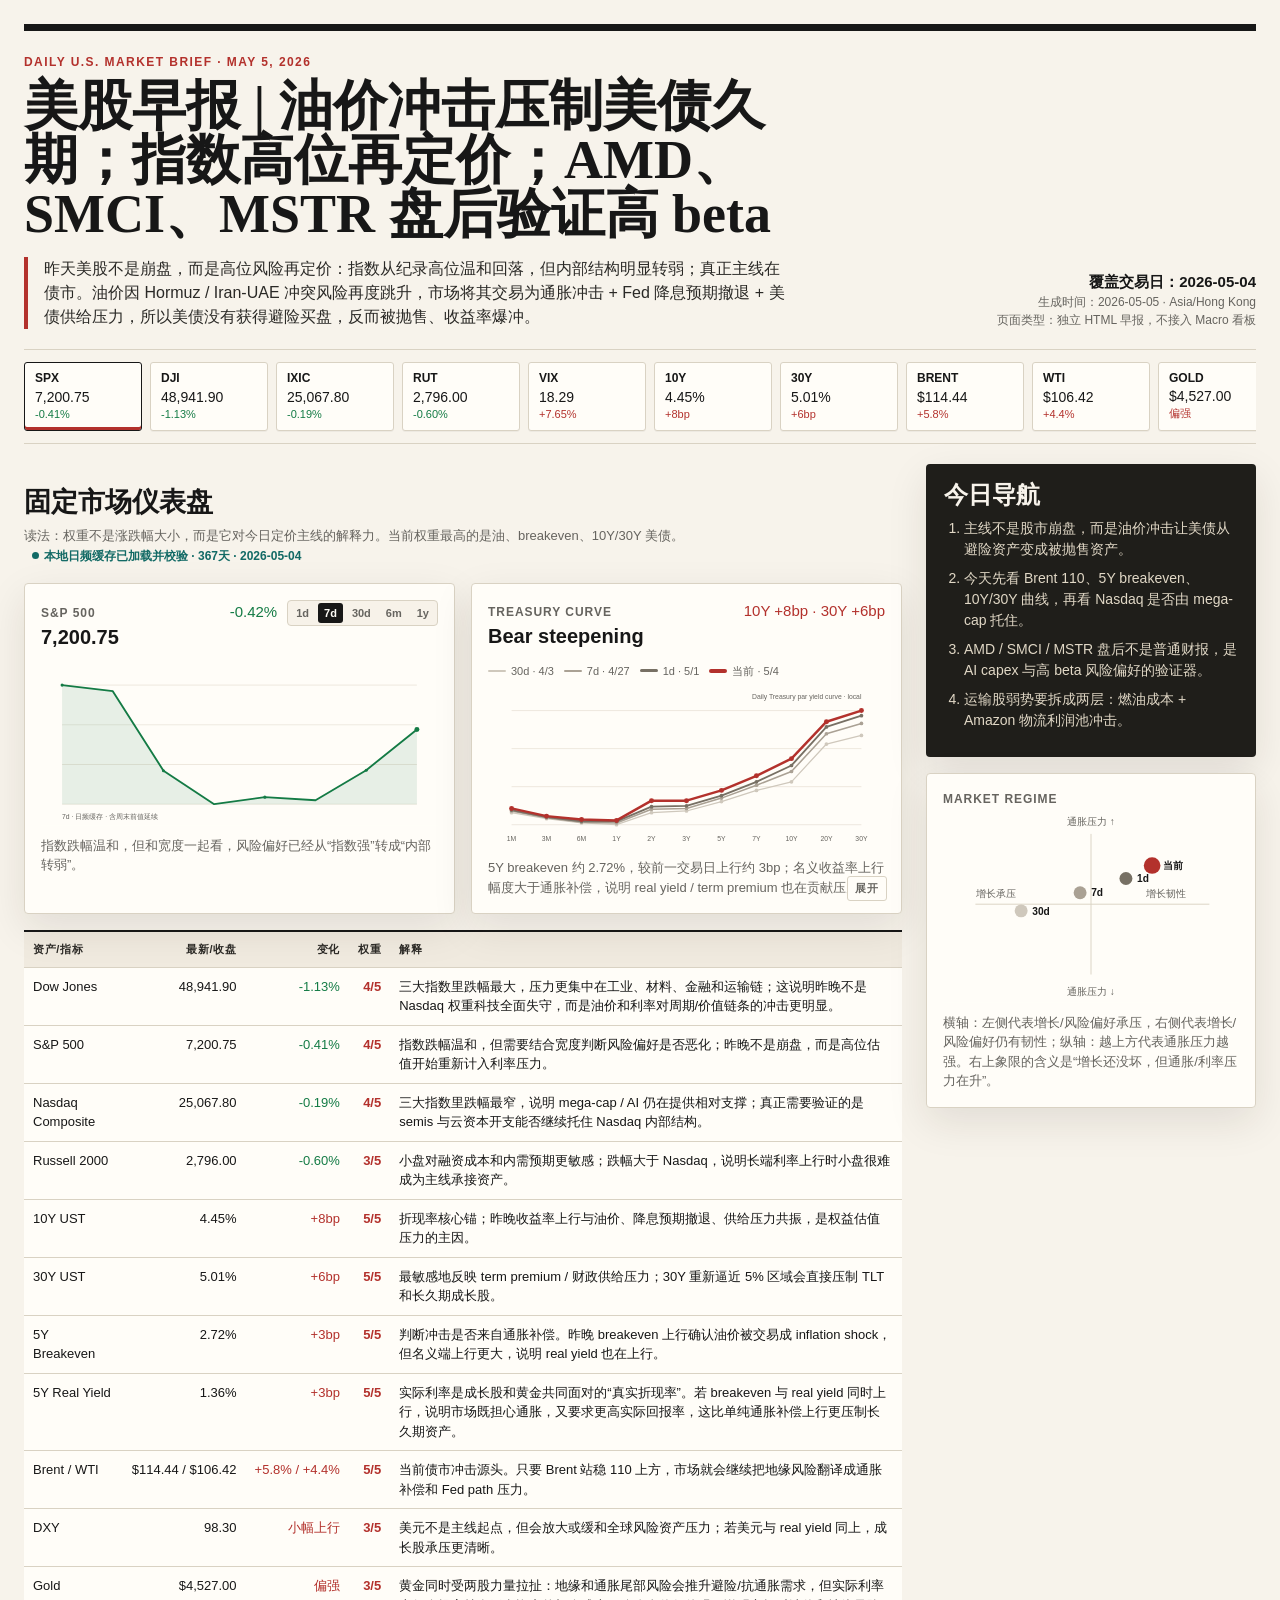
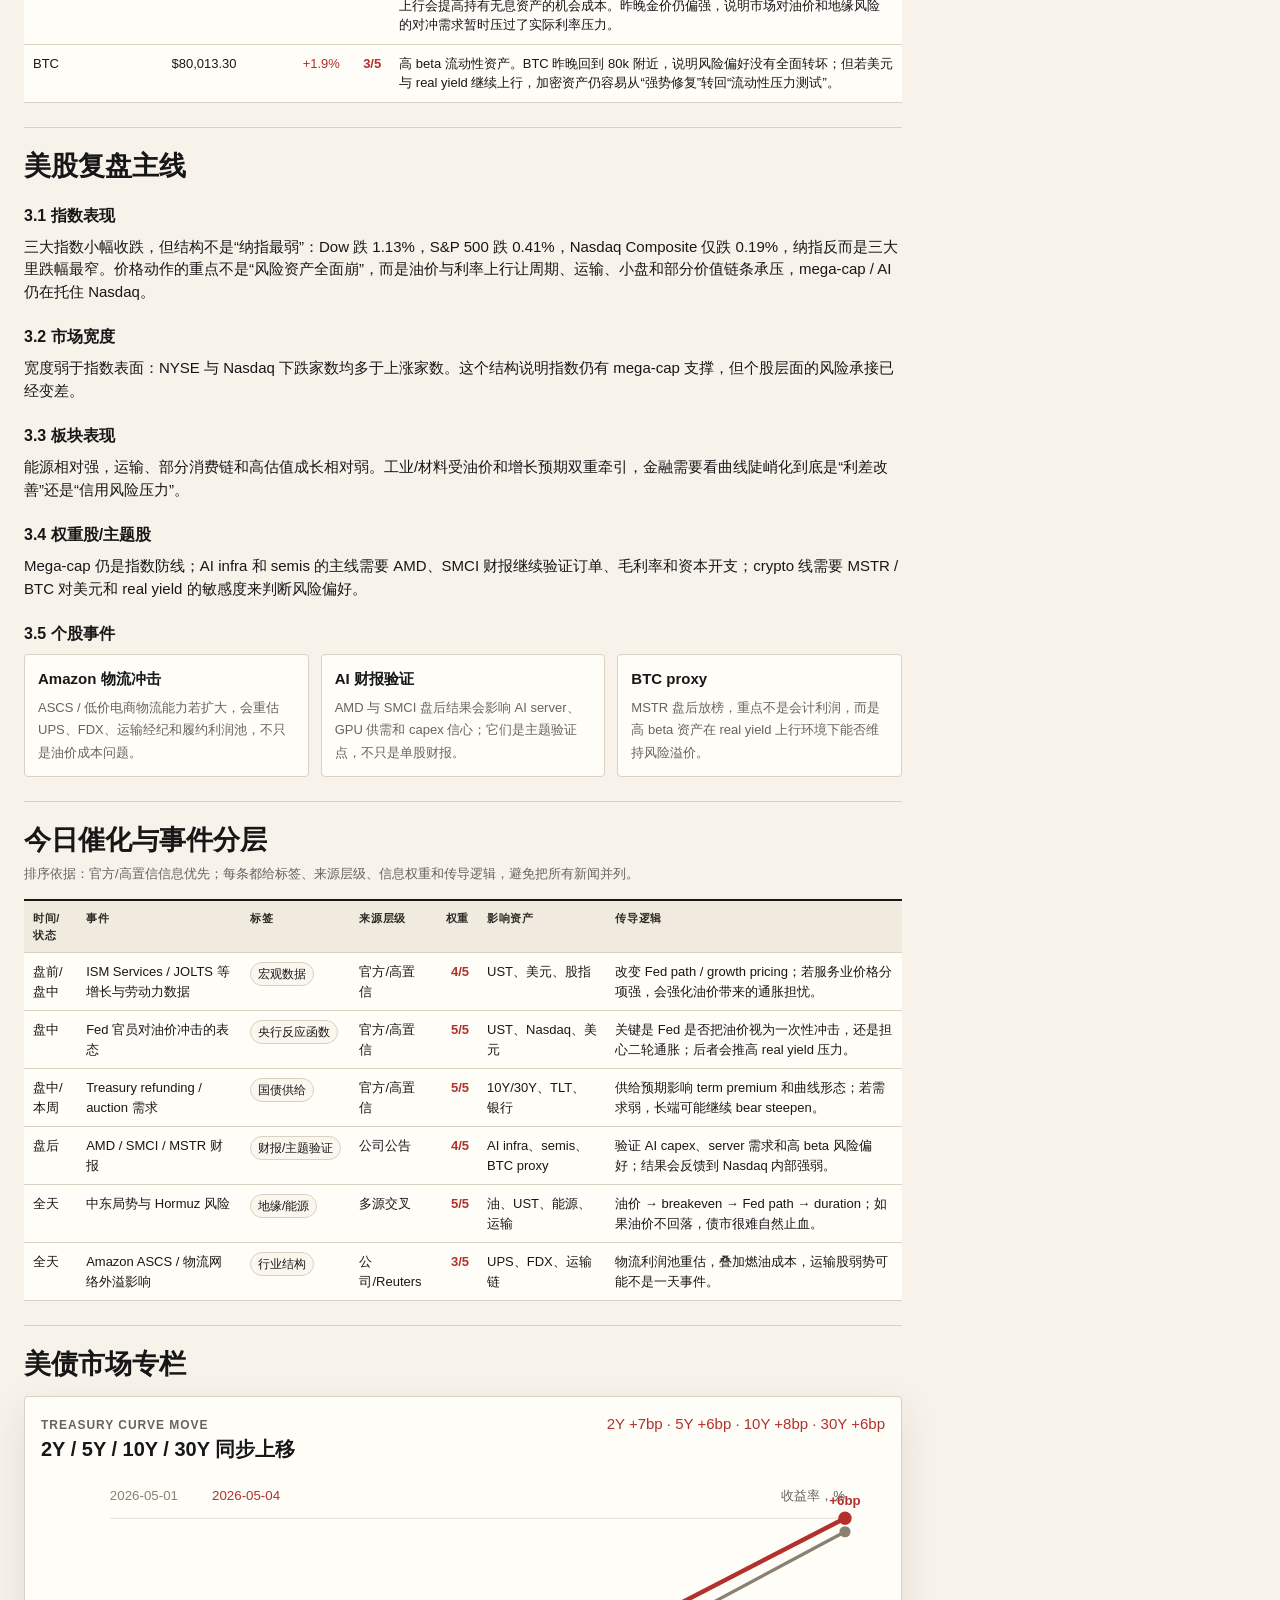
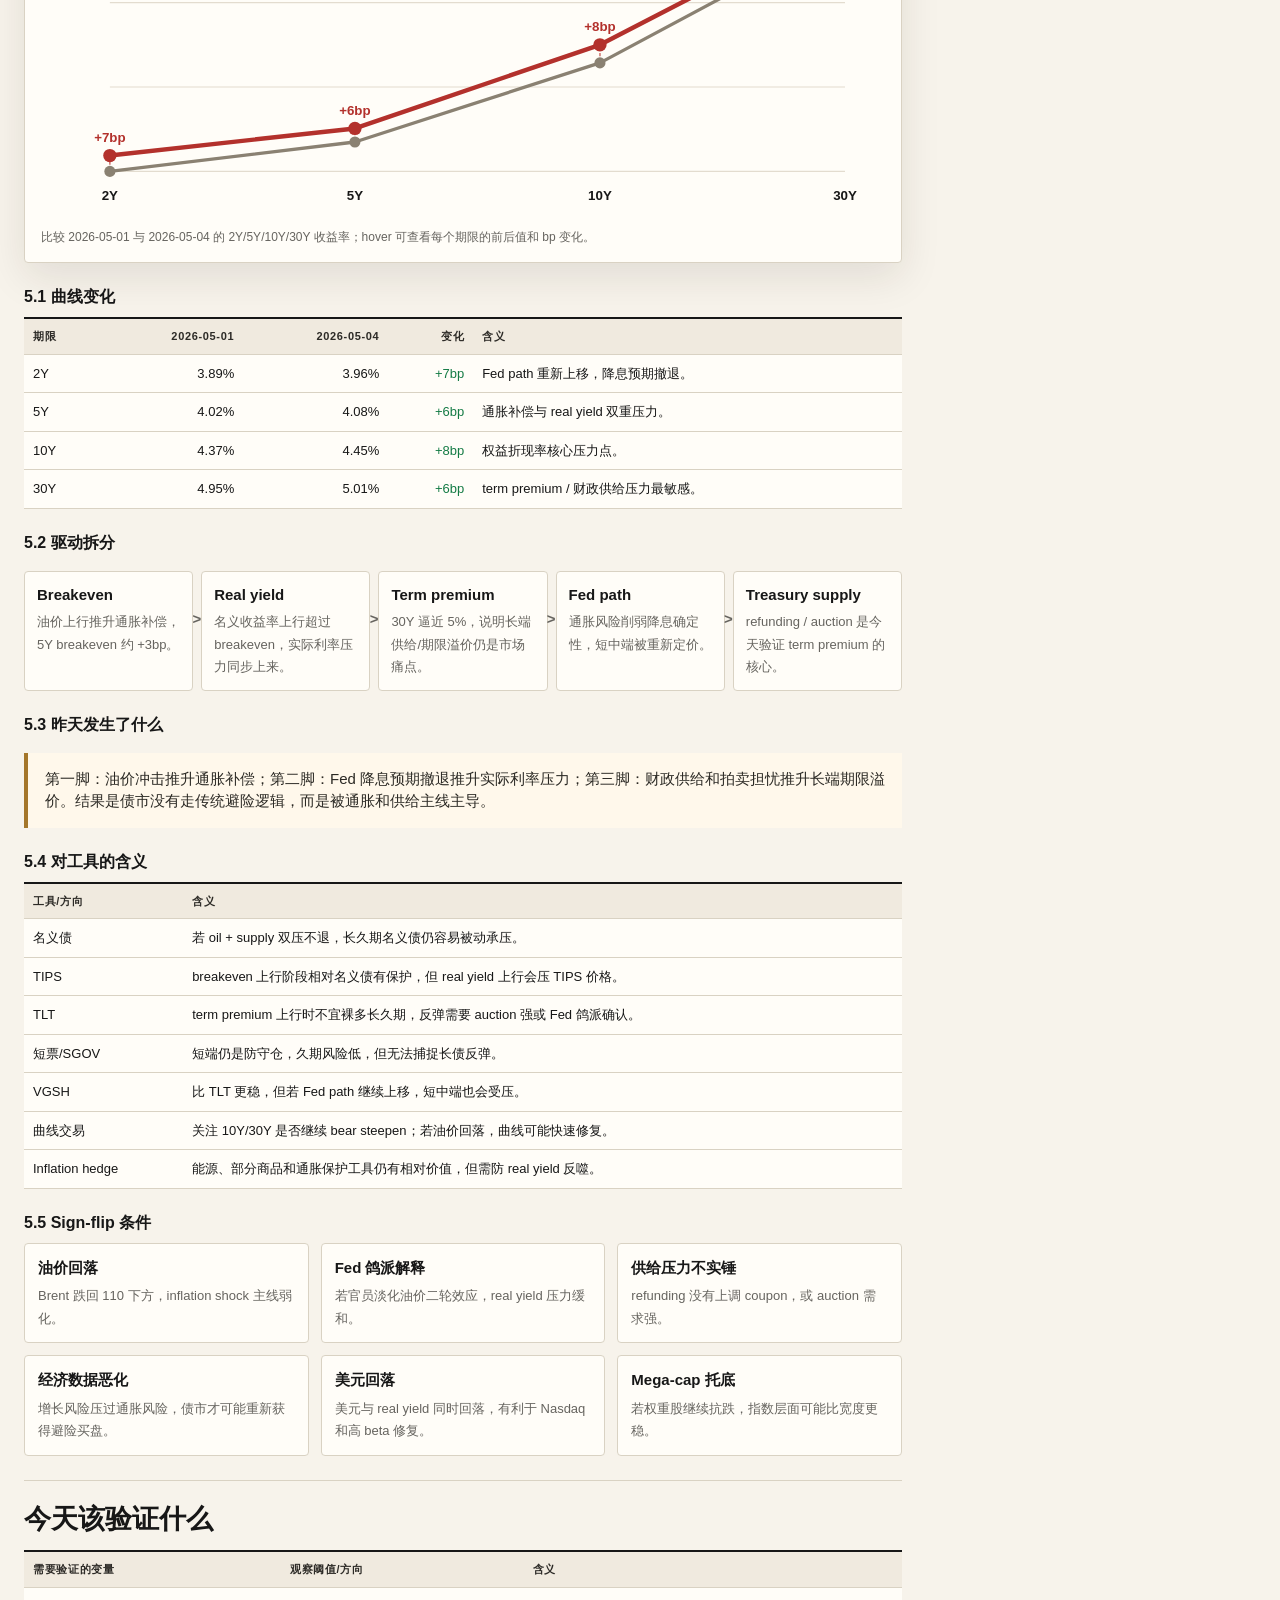
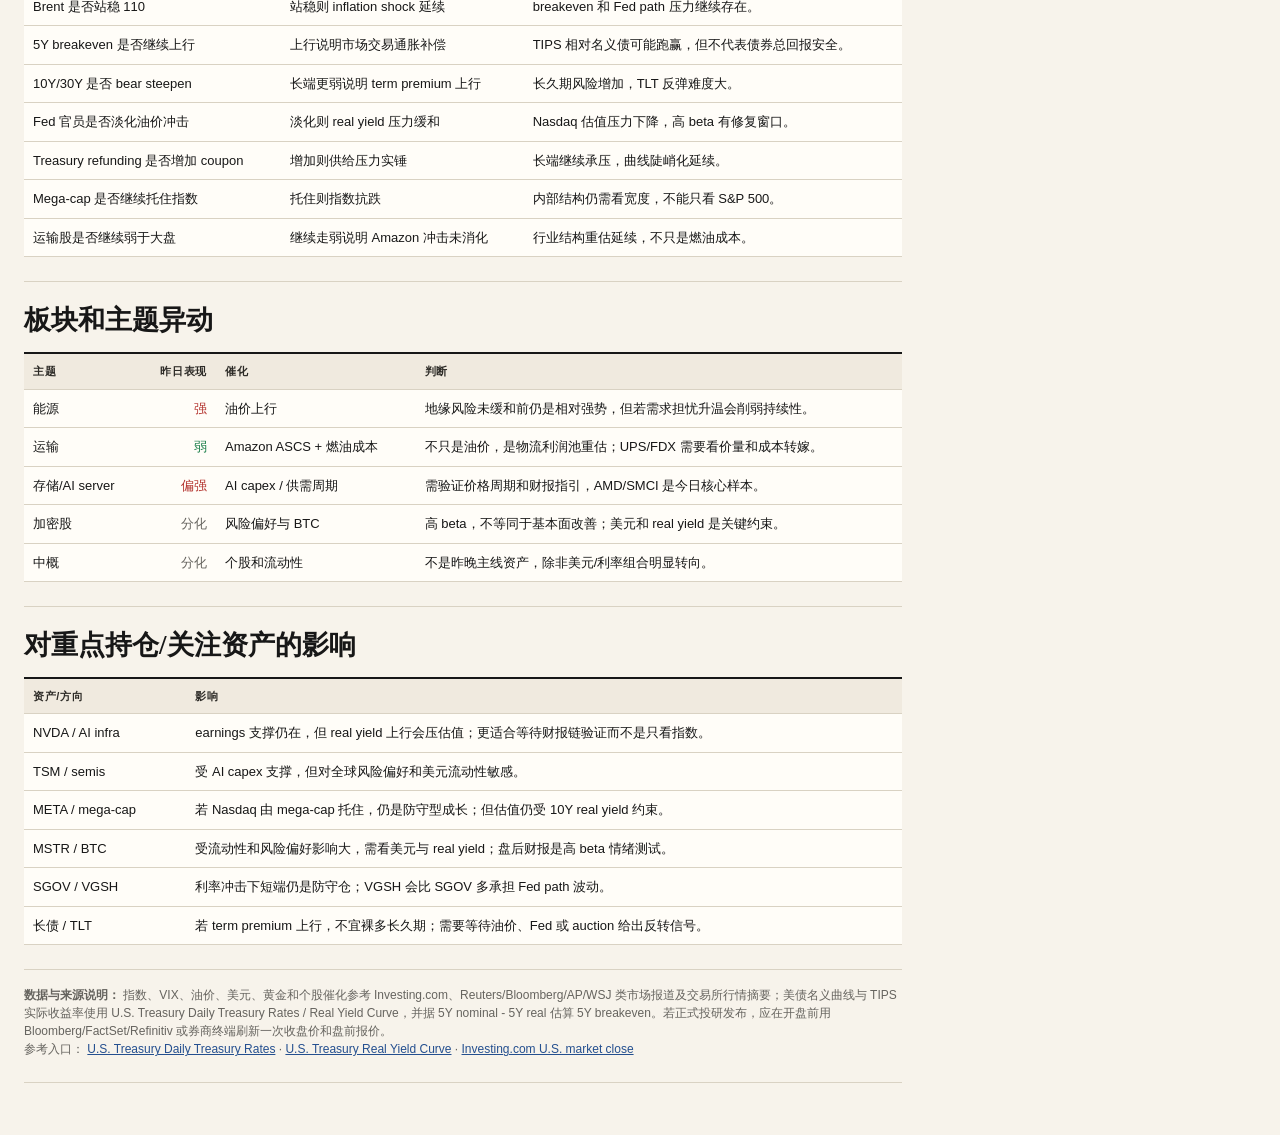
<file: morning_brief/2026-05-05_us_market_brief.html>
<!doctype html>
<html lang="zh-CN">
<head>
  <meta charset="utf-8">
  <meta name="viewport" content="width=device-width, initial-scale=1">
  <title>美股早报 | 2026-05-05</title>
  <style>
    :root {
      --ink: #171717;
      --muted: #66645f;
      --line: #d9d2c3;
      --paper: #f7f3eb;
      --panel: #fffdf8;
      --panel-2: #f0eadf;
      --accent: #b3312c;
      --accent-2: #126a65;
      --gold: #a4762a;
      --green: #147b45;
      --red: #b3312c;
      --blue: #244f8f;
      --shadow: 0 14px 40px rgba(37, 31, 21, .10);
      font-family: "Inter", "Segoe UI", "PingFang SC", "Microsoft YaHei", Arial, sans-serif;
    }

    * { box-sizing: border-box; }
    body {
      margin: 0;
      background: var(--paper);
      color: var(--ink);
      line-height: 1.5;
      font-size: 15px;
    }

    .page {
      max-width: 1280px;
      margin: 0 auto;
      padding: 24px 24px 52px;
    }

    header {
      border-top: 7px solid var(--ink);
      border-bottom: 1px solid var(--line);
      padding: 22px 0 20px;
      display: grid;
      grid-template-columns: 1.4fr .8fr;
      gap: 24px;
      align-items: end;
    }

    .kicker {
      font-size: 12px;
      text-transform: uppercase;
      letter-spacing: .12em;
      color: var(--accent);
      font-weight: 800;
      margin-bottom: 8px;
    }

    h1 {
      font-family: Georgia, "Times New Roman", serif;
      font-size: clamp(30px, 4.6vw, 54px);
      line-height: 1;
      margin: 0;
      letter-spacing: 0;
      max-width: 980px;
    }

    .deck {
      font-size: 16px;
      color: #2a2926;
      margin-top: 16px;
      max-width: 980px;
      border-left: 4px solid var(--accent);
      padding-left: 16px;
    }

    .meta {
      justify-self: end;
      text-align: right;
      color: var(--muted);
      font-size: 12px;
    }

    .meta strong {
      color: var(--ink);
      display: block;
      font-size: 15px;
    }

    .ticker-strip {
      position: sticky;
      top: 0;
      z-index: 20;
      display: flex;
      gap: 8px;
      overflow-x: auto;
      padding: 12px 0;
      background: rgba(247, 243, 235, .94);
      backdrop-filter: blur(10px);
      border-bottom: 1px solid var(--line);
    }

    .ticker {
      border: 1px solid var(--line);
      background: var(--panel);
      color: var(--ink);
      min-width: 118px;
      padding: 8px 10px;
      cursor: pointer;
      display: grid;
      gap: 2px;
      text-align: left;
      border-radius: 3px;
      box-shadow: 0 1px 0 rgba(0,0,0,.04);
    }

    .ticker.active {
      border-color: var(--ink);
      box-shadow: inset 0 -3px 0 var(--accent);
    }

    .ticker .sym { font-weight: 800; font-size: 12px; }
    .ticker .val { font-variant-numeric: tabular-nums; font-size: 14px; }
    .ticker .chg { font-variant-numeric: tabular-nums; font-size: 11px; }
    .up { color: var(--red); }
    .down { color: var(--green); }
    .flat { color: var(--muted); }

    main {
      display: grid;
      grid-template-columns: minmax(0, 1fr) 330px;
      gap: 24px;
      margin-top: 20px;
    }

    section {
      padding: 24px 0;
      border-bottom: 1px solid var(--line);
    }

    h2 {
      font-family: Georgia, "Times New Roman", serif;
      font-size: 27px;
      line-height: 1.1;
      margin: 0 0 16px;
      letter-spacing: 0;
    }

    h3 {
      margin: 22px 0 8px;
      font-size: 16px;
      letter-spacing: 0;
    }

    p { margin: 0 0 12px; }

    .section-note {
      color: var(--muted);
      font-size: 13px;
      margin-top: -8px;
      margin-bottom: 16px;
    }

    .lead-grid {
      display: grid;
      grid-template-columns: 1fr 1fr;
      gap: 16px;
      margin-top: 18px;
    }

    .chart-panel,
    .side-panel {
      background: var(--panel);
      border: 1px solid var(--line);
      border-radius: 4px;
      box-shadow: var(--shadow);
      padding: 16px;
      position: relative;
    }

    .chart-head {
      display: flex;
      align-items: baseline;
      justify-content: space-between;
      gap: 12px;
      margin-bottom: 12px;
    }

    .chart-actions {
      display: flex;
      align-items: center;
      justify-content: flex-end;
      gap: 10px;
      flex-wrap: wrap;
    }

    .range-control {
      display: flex;
      gap: 3px;
      border: 1px solid var(--line);
      background: #f7f2e9;
      padding: 2px;
      border-radius: 4px;
    }

    .range-btn {
      border: 0;
      background: transparent;
      color: var(--muted);
      cursor: pointer;
      font-size: 11px;
      font-weight: 800;
      padding: 4px 6px;
      border-radius: 3px;
    }

    .range-btn.active {
      background: var(--ink);
      color: #fffdf8;
    }

    .data-status {
      display: inline-flex;
      align-items: center;
      gap: 5px;
      margin-left: 8px;
      color: var(--accent-2);
      font-size: 12px;
      font-weight: 800;
    }

    .data-status::before {
      content: "";
      width: 7px;
      height: 7px;
      border-radius: 999px;
      background: var(--accent-2);
      display: inline-block;
    }

    .curve-panel {
      overflow: visible;
    }

    .curve-toggle {
      position: absolute;
      right: 14px;
      bottom: 12px;
      border: 1px solid var(--line);
      background: #fffdf8;
      color: var(--muted);
      cursor: pointer;
      border-radius: 3px;
      padding: 4px 7px;
      font-size: 11px;
      font-weight: 800;
      letter-spacing: .08em;
    }

    .curve-toggle:hover {
      border-color: var(--ink);
      color: var(--ink);
    }

    .curve-detail {
      border-top: 1px solid var(--line);
      display: none;
      margin-top: 14px;
      padding: 12px 0 18px;
      color: #2b2924;
      font-size: 13px;
    }

    .curve-panel.open .curve-detail { display: block; }

    .legend-row {
      display: flex;
      flex-wrap: wrap;
      gap: 10px;
      margin: 2px 0 8px;
      color: var(--muted);
      font-size: 11px;
    }

    .legend-item {
      display: inline-flex;
      align-items: center;
      gap: 5px;
      white-space: nowrap;
    }

    .legend-swatch {
      width: 18px;
      height: 3px;
      border-radius: 99px;
      display: inline-block;
    }

    .chart-caption {
      color: var(--muted);
      font-size: 12px;
      margin: 8px 0 0;
    }

    .bond-move-chart {
      margin: 4px 0 18px;
    }

    .chart-title {
      font-size: 12px;
      text-transform: uppercase;
      letter-spacing: .08em;
      color: var(--muted);
      font-weight: 800;
    }

    .chart-value {
      font-size: 20px;
      font-weight: 800;
      font-variant-numeric: tabular-nums;
    }

    svg { max-width: 100%; display: block; }

    .chart-tooltip {
      position: fixed;
      z-index: 1000;
      min-width: 150px;
      max-width: 250px;
      padding: 9px 10px;
      border: 1px solid #2c2924;
      background: #fffdf8;
      color: var(--ink);
      box-shadow: 0 12px 26px rgba(20, 18, 15, .20);
      border-radius: 3px;
      pointer-events: none;
      opacity: 0;
      transform: translate(-9999px, -9999px);
      transition: opacity .08s ease;
      font-size: 12px;
      line-height: 1.35;
    }

    .chart-tooltip.visible { opacity: 1; }

    .chart-tooltip b {
      display: block;
      margin-bottom: 4px;
      font-size: 12px;
    }

    table {
      width: 100%;
      border-collapse: collapse;
      background: var(--panel);
      border-top: 2px solid var(--ink);
      font-size: 13px;
    }

    th, td {
      border-bottom: 1px solid var(--line);
      padding: 9px 9px;
      vertical-align: top;
    }

    th {
      text-align: left;
      color: #2d2b27;
      background: var(--panel-2);
      font-size: 11px;
      text-transform: uppercase;
      letter-spacing: .06em;
    }

    td.num, th.num {
      text-align: right;
      font-variant-numeric: tabular-nums;
      white-space: nowrap;
    }

    .weight {
      font-weight: 800;
      color: var(--accent);
      white-space: nowrap;
    }

    .tag {
      display: inline-block;
      padding: 2px 7px;
      border: 1px solid var(--line);
      background: #fbf7ef;
      border-radius: 999px;
      font-size: 12px;
      white-space: nowrap;
    }

    .callout {
      margin: 16px 0;
      padding: 15px 17px;
      background: #fff8eb;
      border-left: 4px solid var(--gold);
      color: #2b2924;
    }

    .chain {
      display: grid;
      grid-template-columns: repeat(5, minmax(0, 1fr));
      gap: 8px;
      margin: 16px 0;
    }

    .chain div {
      background: var(--panel);
      border: 1px solid var(--line);
      border-radius: 4px;
      padding: 12px;
      min-height: 90px;
      position: relative;
    }

    .chain div::after {
      content: ">";
      position: absolute;
      right: -9px;
      top: 36px;
      color: var(--muted);
      font-weight: 800;
    }

    .chain div:last-child::after { content: ""; }
    .chain strong { display: block; margin-bottom: 4px; }
    .chain span { color: var(--muted); font-size: 13px; }

    .split {
      display: grid;
      grid-template-columns: 1fr 1fr;
      gap: 16px;
    }

    .cards {
      display: grid;
      grid-template-columns: repeat(3, minmax(0, 1fr));
      gap: 12px;
    }

    .mini-card {
      background: var(--panel);
      border: 1px solid var(--line);
      border-radius: 4px;
      padding: 13px;
    }

    .mini-card b { display: block; margin-bottom: 5px; }
    .mini-card span { color: var(--muted); font-size: 13px; }

    aside {
      position: sticky;
      top: 76px;
      align-self: start;
    }

    .brief-box {
      background: #1f1e1a;
      color: #f7f3eb;
      padding: 18px;
      border-radius: 4px;
      box-shadow: var(--shadow);
    }

    .brief-box h2 {
      color: #f7f3eb;
      font-size: 24px;
      margin-bottom: 10px;
    }

    .brief-box ol {
      margin: 0;
      padding-left: 20px;
      color: #e1d8c6;
      font-size: 14px;
    }

    .brief-box li { margin-bottom: 8px; }

    .source-list {
      font-size: 12px;
      color: var(--muted);
      padding-top: 16px;
    }

    .source-list a { color: var(--blue); }

    .mobile-only { display: none; }

    @media (max-width: 980px) {
      header, main, .lead-grid, .split {
        grid-template-columns: 1fr;
      }
      .meta {
        justify-self: start;
        text-align: left;
      }
      aside {
        position: static;
      }
      .chain, .cards {
        grid-template-columns: 1fr;
      }
      .chain div::after { content: ""; }
      table { font-size: 13px; }
      th, td { padding: 8px 7px; }
    }
  </style>
</head>
<body>
  <div class="page">
    <header>
      <div>
        <div class="kicker">Daily U.S. Market Brief · May 5, 2026</div>
        <h1>美股早报 | 油价冲击压制美债久期；指数高位再定价；AMD、SMCI、MSTR 盘后验证高 beta</h1>
        <div class="deck">
          昨天美股不是崩盘，而是高位风险再定价：指数从纪录高位温和回落，但内部结构明显转弱；真正主线在债市。油价因 Hormuz / Iran-UAE 冲突风险再度跳升，市场将其交易为通胀冲击 + Fed 降息预期撤退 + 美债供给压力，所以美债没有获得避险买盘，反而被抛售、收益率爆冲。
        </div>
      </div>
      <div class="meta">
        <strong>覆盖交易日：2026-05-04</strong>
        生成时间：2026-05-05 · Asia/Hong Kong<br>
        页面类型：独立 HTML 早报，不接入 Macro 看板
      </div>
    </header>

    <nav class="ticker-strip" aria-label="interactive ticker strip" id="tickerStrip"></nav>

    <main>
      <div>
        <section id="dashboard">
          <h2>固定市场仪表盘</h2>
          <p class="section-note">读法：权重不是涨跌幅大小，而是它对今日定价主线的解释力。当前权重最高的是油、breakeven、10Y/30Y 美债。<span class="data-status" id="dataStatus">数据校验中</span></p>
          <div class="lead-grid">
            <div class="chart-panel">
              <div class="chart-head">
                <div>
                  <div class="chart-title" id="activeName">S&P 500</div>
                  <div class="chart-value" id="activeValue">7,200.75</div>
                </div>
                <div class="chart-actions">
                  <div id="activeChange" class="down">-0.42%</div>
                  <div class="range-control" id="rangeControl" aria-label="ticker range"></div>
                </div>
              </div>
              <svg id="sparkChart" viewBox="0 0 640 260" role="img" aria-label="Selected ticker chart"></svg>
              <p id="activeNote" class="section-note" style="margin:10px 0 0;">指数跌幅温和，但和宽度一起看，风险偏好已经从“指数强”转成“内部转弱”。</p>
            </div>
            <div class="chart-panel curve-panel" id="curvePanel">
              <button class="curve-toggle" id="curveToggle" type="button" aria-expanded="false">展开</button>
              <div class="chart-head">
                <div>
                  <div class="chart-title">Treasury Curve</div>
                  <div class="chart-value">Bear steepening</div>
                </div>
                <div class="up">10Y +8bp · 30Y +6bp</div>
              </div>
              <div class="legend-row" id="curveLegend"></div>
              <svg id="curveChart" viewBox="0 0 640 260" role="img" aria-label="Treasury yield curve"></svg>
              <p class="section-note" style="margin:10px 0 0;">5Y breakeven 约 2.72%，较前一交易日上行约 3bp；名义收益率上行幅度大于通胀补偿，说明 real yield / term premium 也在贡献压力。</p>
              <div class="curve-detail">
                <p><strong>为什么是 bear steepening：</strong>“bear”指收益率上行、债券价格下跌；“steepening”指长端上行不弱于短中端，曲线更陡。昨晚的组合不是典型避险买债，而是油价冲击推升通胀补偿，Fed path 被重新上移，同时长端还要消化供给和期限溢价。</p>
                <p>从 30d、7d、1d 到当前，整条曲线不是单点跳动，而是逐步向上平移并在 10Y/30Y 区域保持压力。这意味着权益端要同时面对更高折现率和更高能源成本，长债端则需要油价回落、Fed 鸽派解释或 auction 需求强，才更容易 sign-flip。</p>
              </div>
            </div>
          </div>

          <table style="margin-top:16px;">
            <thead>
              <tr>
                <th>资产/指标</th>
                <th class="num">最新/收盘</th>
                <th class="num">变化</th>
                <th class="num">权重</th>
                <th>解释</th>
              </tr>
            </thead>
            <tbody>
              <tr><td>Dow Jones</td><td class="num">48,941.90</td><td class="num down">-1.13%</td><td class="num weight">4/5</td><td>三大指数里跌幅最大，压力更集中在工业、材料、金融和运输链；这说明昨晚不是 Nasdaq 权重科技全面失守，而是油价和利率对周期/价值链条的冲击更明显。</td></tr>
              <tr><td>S&P 500</td><td class="num">7,200.75</td><td class="num down">-0.41%</td><td class="num weight">4/5</td><td>指数跌幅温和，但需要结合宽度判断风险偏好是否恶化；昨晚不是崩盘，而是高位估值开始重新计入利率压力。</td></tr>
              <tr><td>Nasdaq Composite</td><td class="num">25,067.80</td><td class="num down">-0.19%</td><td class="num weight">4/5</td><td>三大指数里跌幅最窄，说明 mega-cap / AI 仍在提供相对支撑；真正需要验证的是 semis 与云资本开支能否继续托住 Nasdaq 内部结构。</td></tr>
              <tr><td>Russell 2000</td><td class="num">2,796.00</td><td class="num down">-0.60%</td><td class="num weight">3/5</td><td>小盘对融资成本和内需预期更敏感；跌幅大于 Nasdaq，说明长端利率上行时小盘很难成为主线承接资产。</td></tr>
              <tr><td>10Y UST</td><td class="num">4.45%</td><td class="num up">+8bp</td><td class="num weight">5/5</td><td>折现率核心锚；昨晚收益率上行与油价、降息预期撤退、供给压力共振，是权益估值压力的主因。</td></tr>
              <tr><td>30Y UST</td><td class="num">5.01%</td><td class="num up">+6bp</td><td class="num weight">5/5</td><td>最敏感地反映 term premium / 财政供给压力；30Y 重新逼近 5% 区域会直接压制 TLT 和长久期成长股。</td></tr>
              <tr><td>5Y Breakeven</td><td class="num">2.72%</td><td class="num up">+3bp</td><td class="num weight">5/5</td><td>判断冲击是否来自通胀补偿。昨晚 breakeven 上行确认油价被交易成 inflation shock，但名义端上行更大，说明 real yield 也在上行。</td></tr>
              <tr><td>5Y Real Yield</td><td class="num">1.36%</td><td class="num up">+3bp</td><td class="num weight">5/5</td><td>实际利率是成长股和黄金共同面对的“真实折现率”。若 breakeven 与 real yield 同时上行，说明市场既担心通胀，又要求更高实际回报率，这比单纯通胀补偿上行更压制长久期资产。</td></tr>
              <tr><td>Brent / WTI</td><td class="num">$114.44 / $106.42</td><td class="num up">+5.8% / +4.4%</td><td class="num weight">5/5</td><td>当前债市冲击源头。只要 Brent 站稳 110 上方，市场就会继续把地缘风险翻译成通胀补偿和 Fed path 压力。</td></tr>
              <tr><td>DXY</td><td class="num">98.30</td><td class="num up">小幅上行</td><td class="num weight">3/5</td><td>美元不是主线起点，但会放大或缓和全球风险资产压力；若美元与 real yield 同上，成长股承压更清晰。</td></tr>
              <tr><td>Gold</td><td class="num">$4,527.00</td><td class="num up">偏强</td><td class="num weight">3/5</td><td>黄金同时受两股力量拉扯：地缘和通胀尾部风险会推升避险/抗通胀需求，但实际利率上行会提高持有无息资产的机会成本。昨晚金价仍偏强，说明市场对油价和地缘风险的对冲需求暂时压过了实际利率压力。</td></tr>
              <tr><td>BTC</td><td class="num">$80,013.30</td><td class="num up">+1.9%</td><td class="num weight">3/5</td><td>高 beta 流动性资产。BTC 昨晚回到 80k 附近，说明风险偏好没有全面转坏；但若美元与 real yield 继续上行，加密资产仍容易从“强势修复”转回“流动性压力测试”。</td></tr>
            </tbody>
          </table>
        </section>

        <section id="equity-review">
          <h2>美股复盘主线</h2>
          <h3>3.1 指数表现</h3>
          <p>三大指数小幅收跌，但结构不是“纳指最弱”：Dow 跌 1.13%，S&P 500 跌 0.41%，Nasdaq Composite 仅跌 0.19%，纳指反而是三大里跌幅最窄。价格动作的重点不是“风险资产全面崩”，而是油价与利率上行让周期、运输、小盘和部分价值链条承压，mega-cap / AI 仍在托住 Nasdaq。</p>

          <h3>3.2 市场宽度</h3>
          <p>宽度弱于指数表面：NYSE 与 Nasdaq 下跌家数均多于上涨家数。这个结构说明指数仍有 mega-cap 支撑，但个股层面的风险承接已经变差。</p>

          <h3>3.3 板块表现</h3>
          <p>能源相对强，运输、部分消费链和高估值成长相对弱。工业/材料受油价和增长预期双重牵引，金融需要看曲线陡峭化到底是“利差改善”还是“信用风险压力”。</p>

          <h3>3.4 权重股/主题股</h3>
          <p>Mega-cap 仍是指数防线；AI infra 和 semis 的主线需要 AMD、SMCI 财报继续验证订单、毛利率和资本开支；crypto 线需要 MSTR / BTC 对美元和 real yield 的敏感度来判断风险偏好。</p>

          <h3>3.5 个股事件</h3>
          <div class="cards">
            <div class="mini-card"><b>Amazon 物流冲击</b><span>ASCS / 低价电商物流能力若扩大，会重估 UPS、FDX、运输经纪和履约利润池，不只是油价成本问题。</span></div>
            <div class="mini-card"><b>AI 财报验证</b><span>AMD 与 SMCI 盘后结果会影响 AI server、GPU 供需和 capex 信心；它们是主题验证点，不只是单股财报。</span></div>
            <div class="mini-card"><b>BTC proxy</b><span>MSTR 盘后放榜，重点不是会计利润，而是高 beta 资产在 real yield 上行环境下能否维持风险溢价。</span></div>
          </div>
        </section>

        <section id="catalysts">
          <h2>今日催化与事件分层</h2>
          <p class="section-note">排序依据：官方/高置信信息优先；每条都给标签、来源层级、信息权重和传导逻辑，避免把所有新闻并列。</p>
          <table>
            <thead>
              <tr>
                <th>时间/状态</th>
                <th>事件</th>
                <th>标签</th>
                <th>来源层级</th>
                <th class="num">权重</th>
                <th>影响资产</th>
                <th>传导逻辑</th>
              </tr>
            </thead>
            <tbody>
              <tr><td>盘前/盘中</td><td>ISM Services / JOLTS 等增长与劳动力数据</td><td><span class="tag">宏观数据</span></td><td>官方/高置信</td><td class="num weight">4/5</td><td>UST、美元、股指</td><td>改变 Fed path / growth pricing；若服务业价格分项强，会强化油价带来的通胀担忧。</td></tr>
              <tr><td>盘中</td><td>Fed 官员对油价冲击的表态</td><td><span class="tag">央行反应函数</span></td><td>官方/高置信</td><td class="num weight">5/5</td><td>UST、Nasdaq、美元</td><td>关键是 Fed 是否把油价视为一次性冲击，还是担心二轮通胀；后者会推高 real yield 压力。</td></tr>
              <tr><td>盘中/本周</td><td>Treasury refunding / auction 需求</td><td><span class="tag">国债供给</span></td><td>官方/高置信</td><td class="num weight">5/5</td><td>10Y/30Y、TLT、银行</td><td>供给预期影响 term premium 和曲线形态；若需求弱，长端可能继续 bear steepen。</td></tr>
              <tr><td>盘后</td><td>AMD / SMCI / MSTR 财报</td><td><span class="tag">财报/主题验证</span></td><td>公司公告</td><td class="num weight">4/5</td><td>AI infra、semis、BTC proxy</td><td>验证 AI capex、server 需求和高 beta 风险偏好；结果会反馈到 Nasdaq 内部强弱。</td></tr>
              <tr><td>全天</td><td>中东局势与 Hormuz 风险</td><td><span class="tag">地缘/能源</span></td><td>多源交叉</td><td class="num weight">5/5</td><td>油、UST、能源、运输</td><td>油价 → breakeven → Fed path → duration；如果油价不回落，债市很难自然止血。</td></tr>
              <tr><td>全天</td><td>Amazon ASCS / 物流网络外溢影响</td><td><span class="tag">行业结构</span></td><td>公司/Reuters</td><td class="num weight">3/5</td><td>UPS、FDX、运输链</td><td>物流利润池重估，叠加燃油成本，运输股弱势可能不是一天事件。</td></tr>
            </tbody>
          </table>
        </section>

        <section id="bonds">
          <h2>美债市场专栏</h2>
          <div class="chart-panel bond-move-chart">
            <div class="chart-head">
              <div>
                <div class="chart-title">Treasury Curve Move</div>
                <div class="chart-value">2Y / 5Y / 10Y / 30Y 同步上移</div>
              </div>
              <div class="up">2Y +7bp · 5Y +6bp · 10Y +8bp · 30Y +6bp</div>
            </div>
            <svg id="bondMoveChart" viewBox="0 0 760 310" role="img" aria-label="Treasury 2Y 5Y 10Y 30Y curve move"></svg>
            <p class="chart-caption">比较 2026-05-01 与 2026-05-04 的 2Y/5Y/10Y/30Y 收益率；hover 可查看每个期限的前后值和 bp 变化。</p>
          </div>
          <h3>5.1 曲线变化</h3>
          <table>
            <thead><tr><th>期限</th><th class="num">2026-05-01</th><th class="num">2026-05-04</th><th class="num">变化</th><th>含义</th></tr></thead>
            <tbody>
              <tr><td>2Y</td><td class="num">3.89%</td><td class="num">3.96%</td><td class="num down">+7bp</td><td>Fed path 重新上移，降息预期撤退。</td></tr>
              <tr><td>5Y</td><td class="num">4.02%</td><td class="num">4.08%</td><td class="num down">+6bp</td><td>通胀补偿与 real yield 双重压力。</td></tr>
              <tr><td>10Y</td><td class="num">4.37%</td><td class="num">4.45%</td><td class="num down">+8bp</td><td>权益折现率核心压力点。</td></tr>
              <tr><td>30Y</td><td class="num">4.95%</td><td class="num">5.01%</td><td class="num down">+6bp</td><td>term premium / 财政供给压力最敏感。</td></tr>
            </tbody>
          </table>

          <h3>5.2 驱动拆分</h3>
          <div class="chain">
            <div><strong>Breakeven</strong><span>油价上行推升通胀补偿，5Y breakeven 约 +3bp。</span></div>
            <div><strong>Real yield</strong><span>名义收益率上行超过 breakeven，实际利率压力同步上来。</span></div>
            <div><strong>Term premium</strong><span>30Y 逼近 5%，说明长端供给/期限溢价仍是市场痛点。</span></div>
            <div><strong>Fed path</strong><span>通胀风险削弱降息确定性，短中端被重新定价。</span></div>
            <div><strong>Treasury supply</strong><span>refunding / auction 是今天验证 term premium 的核心。</span></div>
          </div>

          <h3>5.3 昨天发生了什么</h3>
          <div class="callout">
            第一脚：油价冲击推升通胀补偿；第二脚：Fed 降息预期撤退推升实际利率压力；第三脚：财政供给和拍卖担忧推升长端期限溢价。结果是债市没有走传统避险逻辑，而是被通胀和供给主线主导。
          </div>

          <h3>5.4 对工具的含义</h3>
          <table>
            <thead><tr><th>工具/方向</th><th>含义</th></tr></thead>
            <tbody>
              <tr><td>名义债</td><td>若 oil + supply 双压不退，长久期名义债仍容易被动承压。</td></tr>
              <tr><td>TIPS</td><td>breakeven 上行阶段相对名义债有保护，但 real yield 上行会压 TIPS 价格。</td></tr>
              <tr><td>TLT</td><td>term premium 上行时不宜裸多长久期，反弹需要 auction 强或 Fed 鸽派确认。</td></tr>
              <tr><td>短票/SGOV</td><td>短端仍是防守仓，久期风险低，但无法捕捉长债反弹。</td></tr>
              <tr><td>VGSH</td><td>比 TLT 更稳，但若 Fed path 继续上移，短中端也会受压。</td></tr>
              <tr><td>曲线交易</td><td>关注 10Y/30Y 是否继续 bear steepen；若油价回落，曲线可能快速修复。</td></tr>
              <tr><td>Inflation hedge</td><td>能源、部分商品和通胀保护工具仍有相对价值，但需防 real yield 反噬。</td></tr>
            </tbody>
          </table>

          <h3>5.5 Sign-flip 条件</h3>
          <div class="cards">
            <div class="mini-card"><b>油价回落</b><span>Brent 跌回 110 下方，inflation shock 主线弱化。</span></div>
            <div class="mini-card"><b>Fed 鸽派解释</b><span>若官员淡化油价二轮效应，real yield 压力缓和。</span></div>
            <div class="mini-card"><b>供给压力不实锤</b><span>refunding 没有上调 coupon，或 auction 需求强。</span></div>
            <div class="mini-card"><b>经济数据恶化</b><span>增长风险压过通胀风险，债市才可能重新获得避险买盘。</span></div>
            <div class="mini-card"><b>美元回落</b><span>美元与 real yield 同时回落，有利于 Nasdaq 和高 beta 修复。</span></div>
            <div class="mini-card"><b>Mega-cap 托底</b><span>若权重股继续抗跌，指数层面可能比宽度更稳。</span></div>
          </div>
        </section>

        <section id="verify">
          <h2>今天该验证什么</h2>
          <table>
            <thead><tr><th>需要验证的变量</th><th>观察阈值/方向</th><th>含义</th></tr></thead>
            <tbody>
              <tr><td>Brent 是否站稳 110</td><td>站稳则 inflation shock 延续</td><td>breakeven 和 Fed path 压力继续存在。</td></tr>
              <tr><td>5Y breakeven 是否继续上行</td><td>上行说明市场交易通胀补偿</td><td>TIPS 相对名义债可能跑赢，但不代表债券总回报安全。</td></tr>
              <tr><td>10Y/30Y 是否 bear steepen</td><td>长端更弱说明 term premium 上行</td><td>长久期风险增加，TLT 反弹难度大。</td></tr>
              <tr><td>Fed 官员是否淡化油价冲击</td><td>淡化则 real yield 压力缓和</td><td>Nasdaq 估值压力下降，高 beta 有修复窗口。</td></tr>
              <tr><td>Treasury refunding 是否增加 coupon</td><td>增加则供给压力实锤</td><td>长端继续承压，曲线陡峭化延续。</td></tr>
              <tr><td>Mega-cap 是否继续托住指数</td><td>托住则指数抗跌</td><td>内部结构仍需看宽度，不能只看 S&P 500。</td></tr>
              <tr><td>运输股是否继续弱于大盘</td><td>继续走弱说明 Amazon 冲击未消化</td><td>行业结构重估延续，不只是燃油成本。</td></tr>
            </tbody>
          </table>
        </section>

        <section id="themes">
          <h2>板块和主题异动</h2>
          <table>
            <thead><tr><th>主题</th><th class="num">昨日表现</th><th>催化</th><th>判断</th></tr></thead>
            <tbody>
              <tr><td>能源</td><td class="num up">强</td><td>油价上行</td><td>地缘风险未缓和前仍是相对强势，但若需求担忧升温会削弱持续性。</td></tr>
              <tr><td>运输</td><td class="num down">弱</td><td>Amazon ASCS + 燃油成本</td><td>不只是油价，是物流利润池重估；UPS/FDX 需要看价量和成本转嫁。</td></tr>
              <tr><td>存储/AI server</td><td class="num up">偏强</td><td>AI capex / 供需周期</td><td>需验证价格周期和财报指引，AMD/SMCI 是今日核心样本。</td></tr>
              <tr><td>加密股</td><td class="num flat">分化</td><td>风险偏好与 BTC</td><td>高 beta，不等同于基本面改善；美元和 real yield 是关键约束。</td></tr>
              <tr><td>中概</td><td class="num flat">分化</td><td>个股和流动性</td><td>不是昨晚主线资产，除非美元/利率组合明显转向。</td></tr>
            </tbody>
          </table>
        </section>

        <section id="portfolio">
          <h2>对重点持仓/关注资产的影响</h2>
          <table>
            <thead><tr><th>资产/方向</th><th>影响</th></tr></thead>
            <tbody>
              <tr><td>NVDA / AI infra</td><td>earnings 支撑仍在，但 real yield 上行会压估值；更适合等待财报链验证而不是只看指数。</td></tr>
              <tr><td>TSM / semis</td><td>受 AI capex 支撑，但对全球风险偏好和美元流动性敏感。</td></tr>
              <tr><td>META / mega-cap</td><td>若 Nasdaq 由 mega-cap 托住，仍是防守型成长；但估值仍受 10Y real yield 约束。</td></tr>
              <tr><td>MSTR / BTC</td><td>受流动性和风险偏好影响大，需看美元与 real yield；盘后财报是高 beta 情绪测试。</td></tr>
              <tr><td>SGOV / VGSH</td><td>利率冲击下短端仍是防守仓；VGSH 会比 SGOV 多承担 Fed path 波动。</td></tr>
              <tr><td>长债 / TLT</td><td>若 term premium 上行，不宜裸多长久期；需要等待油价、Fed 或 auction 给出反转信号。</td></tr>
            </tbody>
          </table>
        </section>

        <section class="source-list">
          <strong>数据与来源说明：</strong>
          指数、VIX、油价、美元、黄金和个股催化参考 Investing.com、Reuters/Bloomberg/AP/WSJ 类市场报道及交易所行情摘要；美债名义曲线与 TIPS 实际收益率使用 U.S. Treasury Daily Treasury Rates / Real Yield Curve，并据 5Y nominal - 5Y real 估算 5Y breakeven。若正式投研发布，应在开盘前用 Bloomberg/FactSet/Refinitiv 或券商终端刷新一次收盘价和盘前报价。
          <br>
          参考入口：
          <a href="https://home.treasury.gov/resource-center/data-chart-center/interest-rates/TextView?field_tdr_date_value=2026&type=daily_treasury_yield_curve">U.S. Treasury Daily Treasury Rates</a> ·
          <a href="https://home.treasury.gov/resource-center/data-chart-center/interest-rates/TextView?field_tdr_date_value=2026&type=daily_treasury_real_yield_curve">U.S. Treasury Real Yield Curve</a> ·
          <a href="https://www.investing.com/news/stock-market-news/us-stocks-lower-at-close-of-trade-dow-jones-industrial-average-down-113-4657342">Investing.com U.S. market close</a>
        </section>
      </div>

      <aside>
        <div class="brief-box">
          <h2>今日导航</h2>
          <ol>
            <li>主线不是股市崩盘，而是油价冲击让美债从避险资产变成被抛售资产。</li>
            <li>今天先看 Brent 110、5Y breakeven、10Y/30Y 曲线，再看 Nasdaq 是否由 mega-cap 托住。</li>
            <li>AMD / SMCI / MSTR 盘后不是普通财报，是 AI capex 与高 beta 风险偏好的验证器。</li>
            <li>运输股弱势要拆成两层：燃油成本 + Amazon 物流利润池冲击。</li>
          </ol>
        </div>
        <div class="side-panel" style="margin-top:16px;">
          <div class="chart-title">Market Regime</div>
          <svg id="regimeChart" viewBox="0 0 320 210" role="img" aria-label="regime map"></svg>
          <p class="section-note" style="margin:10px 0 0;">横轴：左侧代表增长/风险偏好承压，右侧代表增长/风险偏好仍有韧性；纵轴：越上方代表通胀压力越强。右上象限的含义是“增长还没坏，但通胀/利率压力在升”。</p>
        </div>
      </aside>
    </main>
  </div>

  <div class="chart-tooltip" id="chartTooltip" role="tooltip"></div>
  <script src="data/2026-05-05_market_data.js"></script>
  <script>
    const DATA = window.MORNING_BRIEF_DATA;
    let activeTickerIndex = 0;
    let activeRange = "7d";
    const strip = document.getElementById("tickerStrip");
    const tooltip = document.getElementById("chartTooltip");

    function validateData(data) {
      if (!data || !Array.isArray(data.tickers) || !data.tickers.length) throw new Error("ticker data missing");
      if (!Array.isArray(data.ranges) || !data.ranges.includes("1d")) throw new Error("range data missing");
      data.tickers.forEach(t => {
        data.ranges.forEach(range => {
          if (!Array.isArray(t.ranges?.[range]) || t.ranges[range].length < 2) {
            throw new Error(`${t.sym} ${range} series invalid`);
          }
          t.ranges[range].forEach(value => {
            if (!Number.isFinite(value)) throw new Error(`${t.sym} ${range} contains non numeric value`);
          });
        });
        if (!Array.isArray(t.history) || t.history.length < 365) {
          throw new Error(`${t.sym} daily history missing`);
        }
        t.history.forEach(point => {
          if (!point.date || !Number.isFinite(point.value)) throw new Error(`${t.sym} daily history invalid`);
        });
      });
      if (!data.treasury?.labels?.length || !Array.isArray(data.treasury.curves)) throw new Error("treasury data missing");
      data.treasury.curves.forEach(curve => {
        if (curve.values.length !== data.treasury.labels.length) throw new Error(`${curve.label} curve length mismatch`);
      });
      if (!Array.isArray(data.regime) || data.regime.length < 4) throw new Error("regime data missing");
    }

    function setStatus(text, ok = true) {
      const status = document.getElementById("dataStatus");
      status.textContent = text;
      status.style.color = ok ? "var(--accent-2)" : "var(--red)";
    }

    function marketClass(direction) {
      if (direction === "up") return "up";
      if (direction === "down") return "down";
      return "flat";
    }

    function marketColor(direction) {
      if (direction === "up") return "#b3312c";
      if (direction === "down") return "#147b45";
      return "#66645f";
    }

    try {
      validateData(DATA);
      const days = Math.min(...DATA.tickers.map(t => t.history.length));
      setStatus(`本地日频缓存已加载并校验 · ${days}天 · ${DATA.asOf}`);
    } catch (error) {
      setStatus(`数据校验失败：${error.message}`, false);
      throw error;
    }

    DATA.tickers.forEach((t, index) => {
      const button = document.createElement("button");
      button.className = "ticker" + (index === activeTickerIndex ? " active" : "");
      button.innerHTML = `<span class="sym">${t.sym}</span><span class="val">${t.value}</span><span class="chg ${marketClass(t.direction)}">${t.change}</span>`;
      button.addEventListener("click", () => selectTicker(index));
      strip.appendChild(button);
    });

    const rangeControl = document.getElementById("rangeControl");
    DATA.ranges.forEach(range => {
      const button = document.createElement("button");
      button.className = "range-btn" + (range === activeRange ? " active" : "");
      button.textContent = range;
      button.addEventListener("click", event => {
        event.stopPropagation();
        activeRange = range;
        document.querySelectorAll(".range-btn").forEach(btn => btn.classList.toggle("active", btn.textContent === range));
        drawSpark(DATA.tickers[activeTickerIndex]);
      });
      rangeControl.appendChild(button);
    });

    document.getElementById("curveToggle").addEventListener("click", event => {
      event.stopPropagation();
      const panel = document.getElementById("curvePanel");
      const open = panel.classList.toggle("open");
      event.currentTarget.textContent = open ? "收起" : "展开";
      event.currentTarget.setAttribute("aria-expanded", String(open));
    });

    function scale(values, minPix, maxPix) {
      const min = Math.min(...values);
      const max = Math.max(...values);
      const span = max - min || 1;
      return v => maxPix - ((v - min) / span) * (maxPix - minPix);
    }

    function showTooltip(event, html) {
      tooltip.innerHTML = html;
      tooltip.classList.add("visible");
      const margin = 14;
      const rect = tooltip.getBoundingClientRect();
      let x = event.clientX + 14;
      let y = event.clientY + 14;
      if (x + rect.width + margin > window.innerWidth) x = event.clientX - rect.width - 14;
      if (y + rect.height + margin > window.innerHeight) y = event.clientY - rect.height - 14;
      tooltip.style.transform = `translate(${Math.max(margin, x)}px, ${Math.max(margin, y)}px)`;
    }

    function hideTooltip() {
      tooltip.classList.remove("visible");
      tooltip.style.transform = "translate(-9999px, -9999px)";
    }

    function addHoverHandlers(svg) {
      svg.querySelectorAll("[data-tip]").forEach(el => {
        el.addEventListener("mouseenter", event => showTooltip(event, el.dataset.tip));
        el.addEventListener("mousemove", event => showTooltip(event, el.dataset.tip));
        el.addEventListener("mouseleave", hideTooltip);
      });
    }

    function bindSvgHover(svg, hitBox, resolver) {
      const viewBox = svg.viewBox.baseVal;
      const width = viewBox && viewBox.width ? viewBox.width : 640;
      const height = viewBox && viewBox.height ? viewBox.height : 260;
      const move = event => {
        const rect = svg.getBoundingClientRect();
        const x = (event.clientX - rect.left) / rect.width * width;
        const y = (event.clientY - rect.top) / rect.height * height;
        if (x < hitBox.x1 || x > hitBox.x2 || y < hitBox.y1 || y > hitBox.y2) {
          hideTooltip();
          return;
        }
        showTooltip(event, resolver(x, y));
      };
      svg.onmousemove = move;
      svg.onpointermove = move;
      svg.onmouseleave = hideTooltip;
      svg.onpointerleave = hideTooltip;
    }

    function parseChange(change) {
      return Number(String(change).replace("%", ""));
    }

    function rangeDays(range) {
      return { "1d": 1, "7d": 7, "30d": 30, "6m": 183, "1y": 366 }[range] || 7;
    }

    function historyForRange(ticker) {
      const days = rangeDays(activeRange);
      const count = Math.min(ticker.history.length, days + 1);
      return ticker.history.slice(-count);
    }

    function fmtDateLabel(date) {
      const [year, month, day] = date.split("-");
      return `${month}/${day}/${year.slice(2)}`;
    }

    function drawSpark(ticker) {
      const svg = document.getElementById("sparkChart");
      const w = 640, h = 260, pad = 34;
      const series = historyForRange(ticker);
      const values = series.map(point => point.value);
      const xs = values.map((_, i) => pad + i * ((w - pad * 2) / (values.length - 1 || 1)));
      const y = scale(values, pad, h - pad);
      const points = values.map((v, i) => `${xs[i]},${y(v)}`).join(" ");
      const area = `${pad},${h-pad} ${points} ${w-pad},${h-pad}`;
      const color = marketColor(ticker.direction);
      const markers = series.filter((_, i) => i === 0 || i === series.length - 1 || i % Math.ceil(series.length / 6) === 0);
      svg.innerHTML = `
        <rect x="0" y="0" width="${w}" height="${h}" fill="#fffdf8"></rect>
        <g stroke="#e3dccf" stroke-width="1">${[0,1,2,3].map(i => `<line x1="${pad}" y1="${pad+i*(h-pad*2)/3}" x2="${w-pad}" y2="${pad+i*(h-pad*2)/3}"></line>`).join("")}</g>
        <polygon points="${area}" fill="${color}" opacity=".10"></polygon>
        ${values.map((v, i) => `<circle cx="${xs[i]}" cy="${y(v)}" r="${activeRange === "1y" ? .65 : activeRange === "6m" ? .8 : 1}" fill="${color}" opacity=".36"></circle>`).join("")}
        <polyline points="${points}" fill="none" stroke="${color}" stroke-width="3" stroke-linecap="round" stroke-linejoin="round"></polyline>
        ${markers.map(point => {
          const i = series.indexOf(point);
          return `<circle cx="${xs[i]}" cy="${y(point.value)}" r="${i === values.length-1 ? 4 : 2.5}" fill="${color}"></circle>`;
        }).join("")}
        <rect x="${pad}" y="${pad}" width="${w - pad * 2}" height="${h - pad * 2}" fill="transparent" pointer-events="all"></rect>
        <text x="${pad}" y="${h-10}" fill="#66645f" font-size="11">${activeRange} · 日频缓存 · 含周末前值延续</text>
      `;
      bindSvgHover(svg, { x1: pad, x2: w - pad, y1: pad, y2: h - pad }, x => {
        const idx = Math.max(0, Math.min(series.length - 1, Math.round((x - pad) / ((w - pad * 2) / (series.length - 1 || 1)))));
        const point = series[idx];
        return `<b>${ticker.sym} · ${fmtDateLabel(point.date)}</b>${ticker.name}<br>数值：${point.value.toLocaleString(undefined, { maximumFractionDigits: 2 })}<br>区间：${activeRange}`;
      });
    }

    function selectTicker(index) {
      activeTickerIndex = index;
      const ticker = DATA.tickers[index];
      document.querySelectorAll(".ticker").forEach((el, i) => el.classList.toggle("active", i === index));
      document.getElementById("activeName").textContent = ticker.name;
      document.getElementById("activeValue").textContent = ticker.value;
      const change = document.getElementById("activeChange");
      change.textContent = ticker.change;
      change.className = marketClass(ticker.direction);
      document.getElementById("activeNote").textContent = ticker.note;
      drawSpark(ticker);
    }

    function drawCurve() {
      const svg = document.getElementById("curveChart");
      const w = 640, h = 260, pad = 38;
      const labels = DATA.treasury.labels;
      const curves = DATA.treasury.curves;
      const all = curves.flatMap(curve => curve.values);
      const y = scale(all, pad, h - pad);
      const xs = labels.map((_, i) => pad + i * ((w - pad * 2) / (labels.length - 1)));
      function path(vals) { return vals.map((v,i) => `${xs[i]},${y(v)}`).join(" "); }
      svg.innerHTML = `
        <rect x="0" y="0" width="${w}" height="${h}" fill="#fffdf8"></rect>
        <g stroke="#e3dccf" stroke-width="1">${[0,1,2,3].map(i => `<line x1="${pad}" y1="${pad+i*(h-pad*2)/3}" x2="${w-pad}" y2="${pad+i*(h-pad*2)/3}"></line>`).join("")}</g>
        ${curves.map(curve => `<polyline points="${path(curve.values)}" fill="none" stroke="${curve.color}" stroke-width="${curve.width}" stroke-linecap="round" stroke-linejoin="round"></polyline>`).join("")}
        ${curves.map(curve => curve.values.map((v,i) => `<circle cx="${xs[i]}" cy="${y(v)}" r="${curve.key === "current" ? 4 : 3}" fill="${curve.color}"></circle>`).join("")).join("")}
        ${labels.map((label,i) => `<text x="${xs[i]}" y="${h-12}" text-anchor="middle" fill="#66645f" font-size="11">${label}</text>`).join("")}
        <rect x="${pad}" y="${pad}" width="${w - pad * 2}" height="${h - pad * 2}" fill="transparent" pointer-events="all"></rect>
        <text x="${w-pad}" y="20" text-anchor="end" fill="#66645f" font-size="11">Daily Treasury par yield curve · local</text>
      `;
      document.getElementById("curveLegend").innerHTML = curves.map(curve => `<span class="legend-item"><span class="legend-swatch" style="background:${curve.color}; height:${Math.max(2, curve.width)}px"></span>${curve.label}</span>`).join("");
      bindSvgHover(svg, { x1: pad, x2: w - pad, y1: pad, y2: h - pad }, x => {
        const idx = Math.max(0, Math.min(labels.length - 1, Math.round((x - pad) / ((w - pad * 2) / (labels.length - 1)))));
        return `<b>美债曲线 · ${labels[idx]}</b>${curves.map(curve => `${curve.label}：${curve.values[idx].toFixed(2)}%`).join("<br>")}`;
      });
    }

    function drawBondMoveChart() {
      const svg = document.getElementById("bondMoveChart");
      const w = 760, h = 310;
      const padLeft = 62, padRight = 36, padTop = 38, padBottom = 44;
      const tenors = ["2Y", "5Y", "10Y", "30Y"];
      const may1 = [3.89, 4.02, 4.37, 4.95];
      const may4 = [3.96, 4.08, 4.45, 5.01];
      const bp = may4.map((v, i) => Math.round((v - may1[i]) * 100));
      const all = may1.concat(may4);
      const y = scale(all, padTop, h - padBottom);
      const xs = tenors.map((_, i) => padLeft + i * ((w - padLeft - padRight) / (tenors.length - 1)));
      const line = values => values.map((v, i) => `${xs[i]},${y(v)}`).join(" ");
      svg.innerHTML = `
        <rect width="${w}" height="${h}" fill="#fffdf8"></rect>
        <g stroke="#e3dccf" stroke-width="1">${[0,1,2,3].map(i => `<line x1="${padLeft}" y1="${padTop+i*(h-padTop-padBottom)/3}" x2="${w-padRight}" y2="${padTop+i*(h-padTop-padBottom)/3}"></line>`).join("")}</g>
        <polyline points="${line(may1)}" fill="none" stroke="#8a8172" stroke-width="3" stroke-linecap="round" stroke-linejoin="round"></polyline>
        <polyline points="${line(may4)}" fill="none" stroke="#b3312c" stroke-width="4" stroke-linecap="round" stroke-linejoin="round"></polyline>
        ${tenors.map((tenor, i) => `
          <line x1="${xs[i]}" y1="${y(may1[i])}" x2="${xs[i]}" y2="${y(may4[i])}" stroke="#b3312c" stroke-width="1.4" stroke-dasharray="3 3" opacity=".65"></line>
          <circle cx="${xs[i]}" cy="${y(may1[i])}" r="5" fill="#8a8172"></circle>
          <circle cx="${xs[i]}" cy="${y(may4[i])}" r="6" fill="#b3312c"></circle>
          <text x="${xs[i]}" y="${h-18}" text-anchor="middle" fill="#171717" font-size="12" font-weight="800">${tenor}</text>
          <text x="${xs[i]}" y="${Math.min(y(may1[i]), y(may4[i])) - 12}" text-anchor="middle" fill="#b3312c" font-size="12" font-weight="800">+${bp[i]}bp</text>
        `).join("")}
        <text x="${padLeft}" y="22" fill="#8a8172" font-size="12">2026-05-01</text>
        <text x="${padLeft + 92}" y="22" fill="#b3312c" font-size="12">2026-05-04</text>
        <text x="${w-padRight}" y="22" text-anchor="end" fill="#66645f" font-size="12">收益率，%</text>
        <rect x="${padLeft}" y="${padTop}" width="${w - padLeft - padRight}" height="${h - padTop - padBottom}" fill="transparent" pointer-events="all"></rect>
      `;
      bindSvgHover(svg, { x1: padLeft, x2: w - padRight, y1: padTop, y2: h - padBottom }, x => {
        const idx = Math.max(0, Math.min(tenors.length - 1, Math.round((x - padLeft) / ((w - padLeft - padRight) / (tenors.length - 1)))));
        return `<b>${tenors[idx]} Treasury</b>2026-05-01：${may1[idx].toFixed(2)}%<br>2026-05-04：${may4[idx].toFixed(2)}%<br>变化：+${bp[idx]}bp`;
      });
    }

    function drawRegime() {
      const svg = document.getElementById("regimeChart");
      const points = DATA.regime.map(point => {
        const x = 42 + point.x * 236;
        const y = 170 - point.y * 140;
        return `<circle cx="${x}" cy="${y}" r="${point.key === "current" ? 9 : 7}" fill="${point.color}"></circle><text x="${x + 12}" y="${y + 4}" fill="#171717" font-size="11" font-weight="${point.key === "current" ? 800 : 600}">${point.label}</text>`;
      }).join("");
      svg.innerHTML = `
        <rect width="320" height="210" fill="#fffdf8"></rect>
        <line x1="160" y1="28" x2="160" y2="180" stroke="#d9d2c3"></line>
        <line x1="35" y1="104" x2="288" y2="104" stroke="#d9d2c3"></line>
        <text x="160" y="18" text-anchor="middle" fill="#66645f" font-size="11">通胀压力 ↑</text>
        <text x="160" y="202" text-anchor="middle" fill="#66645f" font-size="11">通胀压力 ↓</text>
        <text x="36" y="96" fill="#66645f" font-size="11">增长承压</text>
        <text x="220" y="96" fill="#66645f" font-size="11">增长韧性</text>
        ${points}
      `;
      bindSvgHover(svg, { x1: 35, x2: 288, y1: 28, y2: 180 }, (x, y) => {
        let closest = DATA.regime[0];
        let best = Infinity;
        DATA.regime.forEach(point => {
          const px = 42 + point.x * 236;
          const py = 170 - point.y * 140;
          const dist = Math.hypot(px - x, py - y);
          if (dist < best) { best = dist; closest = point; }
        });
        return `<b>市场状态 · ${closest.label}</b>横轴：增长/风险偏好韧性 ${closest.x.toFixed(2)}<br>纵轴：通胀压力 ${closest.y.toFixed(2)}<br>读法：越右说明增长还没坏，越上说明通胀/利率压力更强。`;
      });
    }

    drawSpark(DATA.tickers[0]);
    drawBondMoveChart();
    drawCurve();
    drawRegime();
  </script>
</body>
</html>
</file>
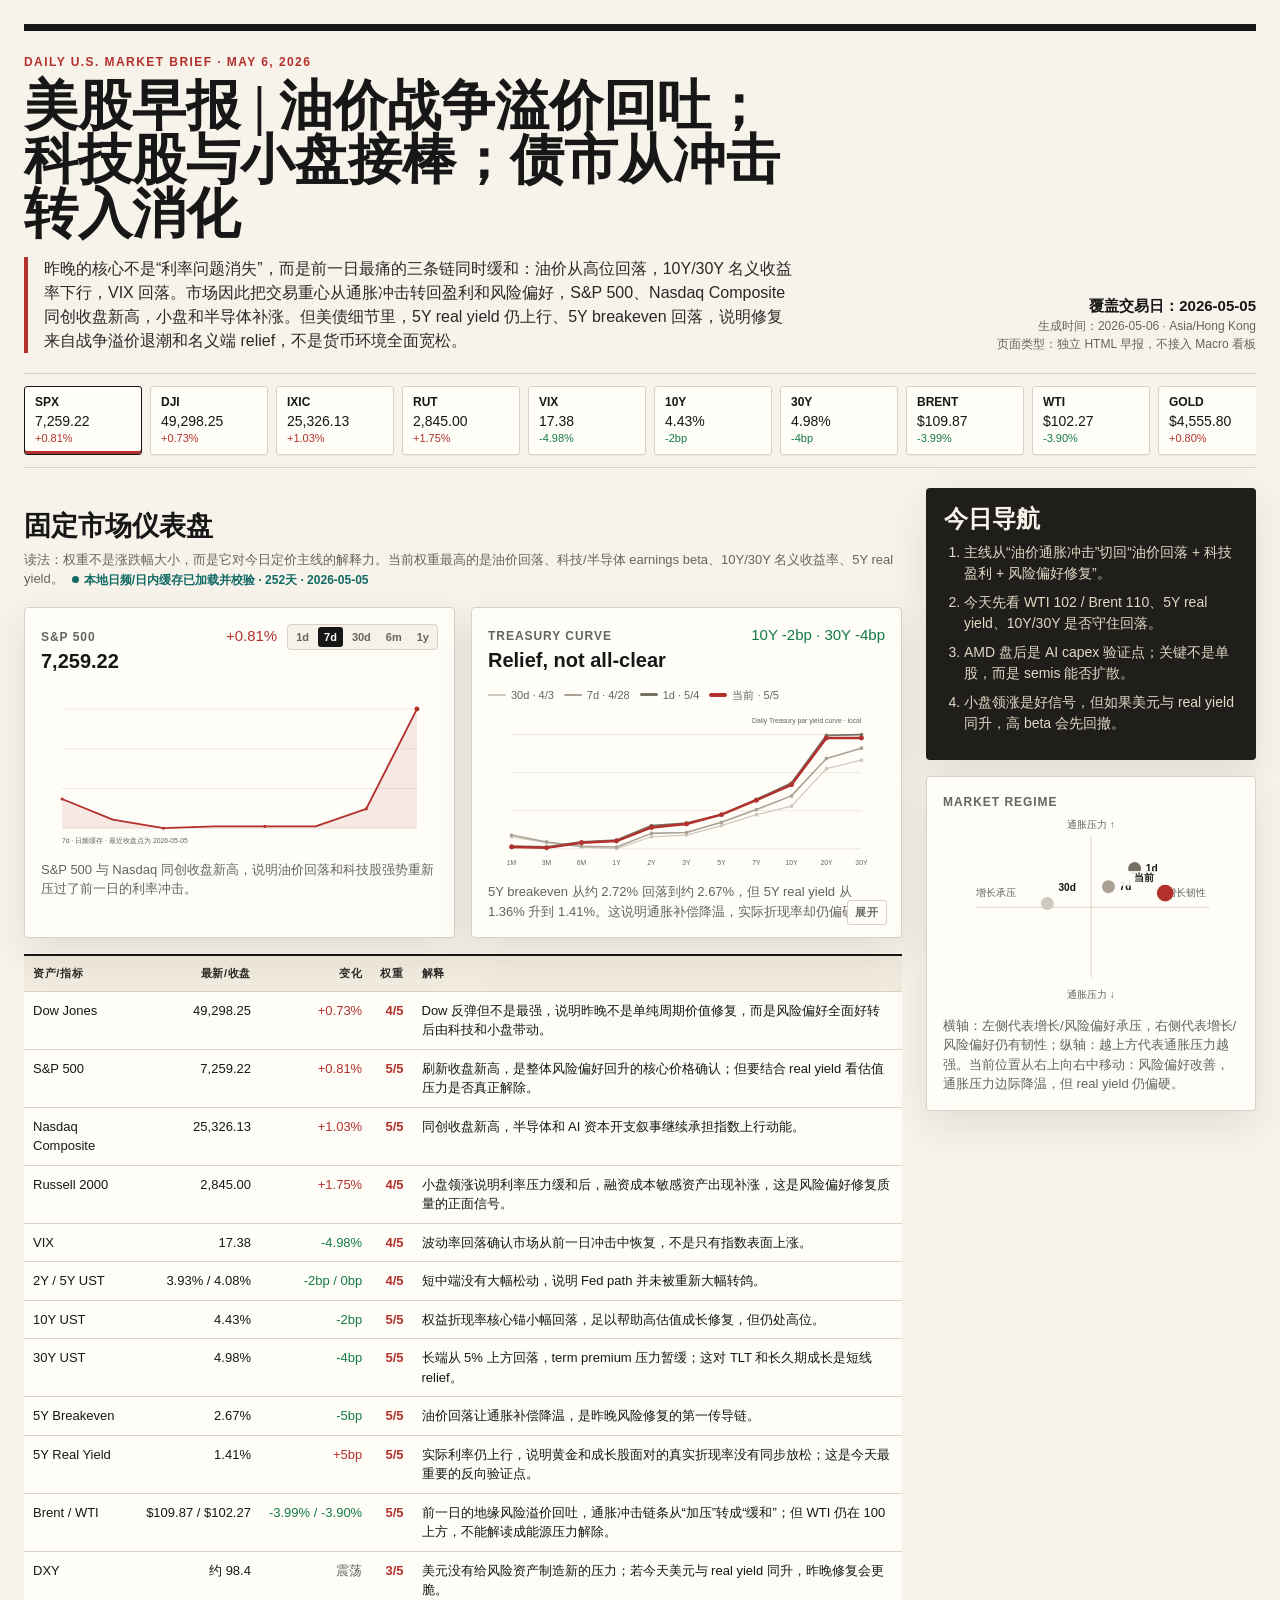
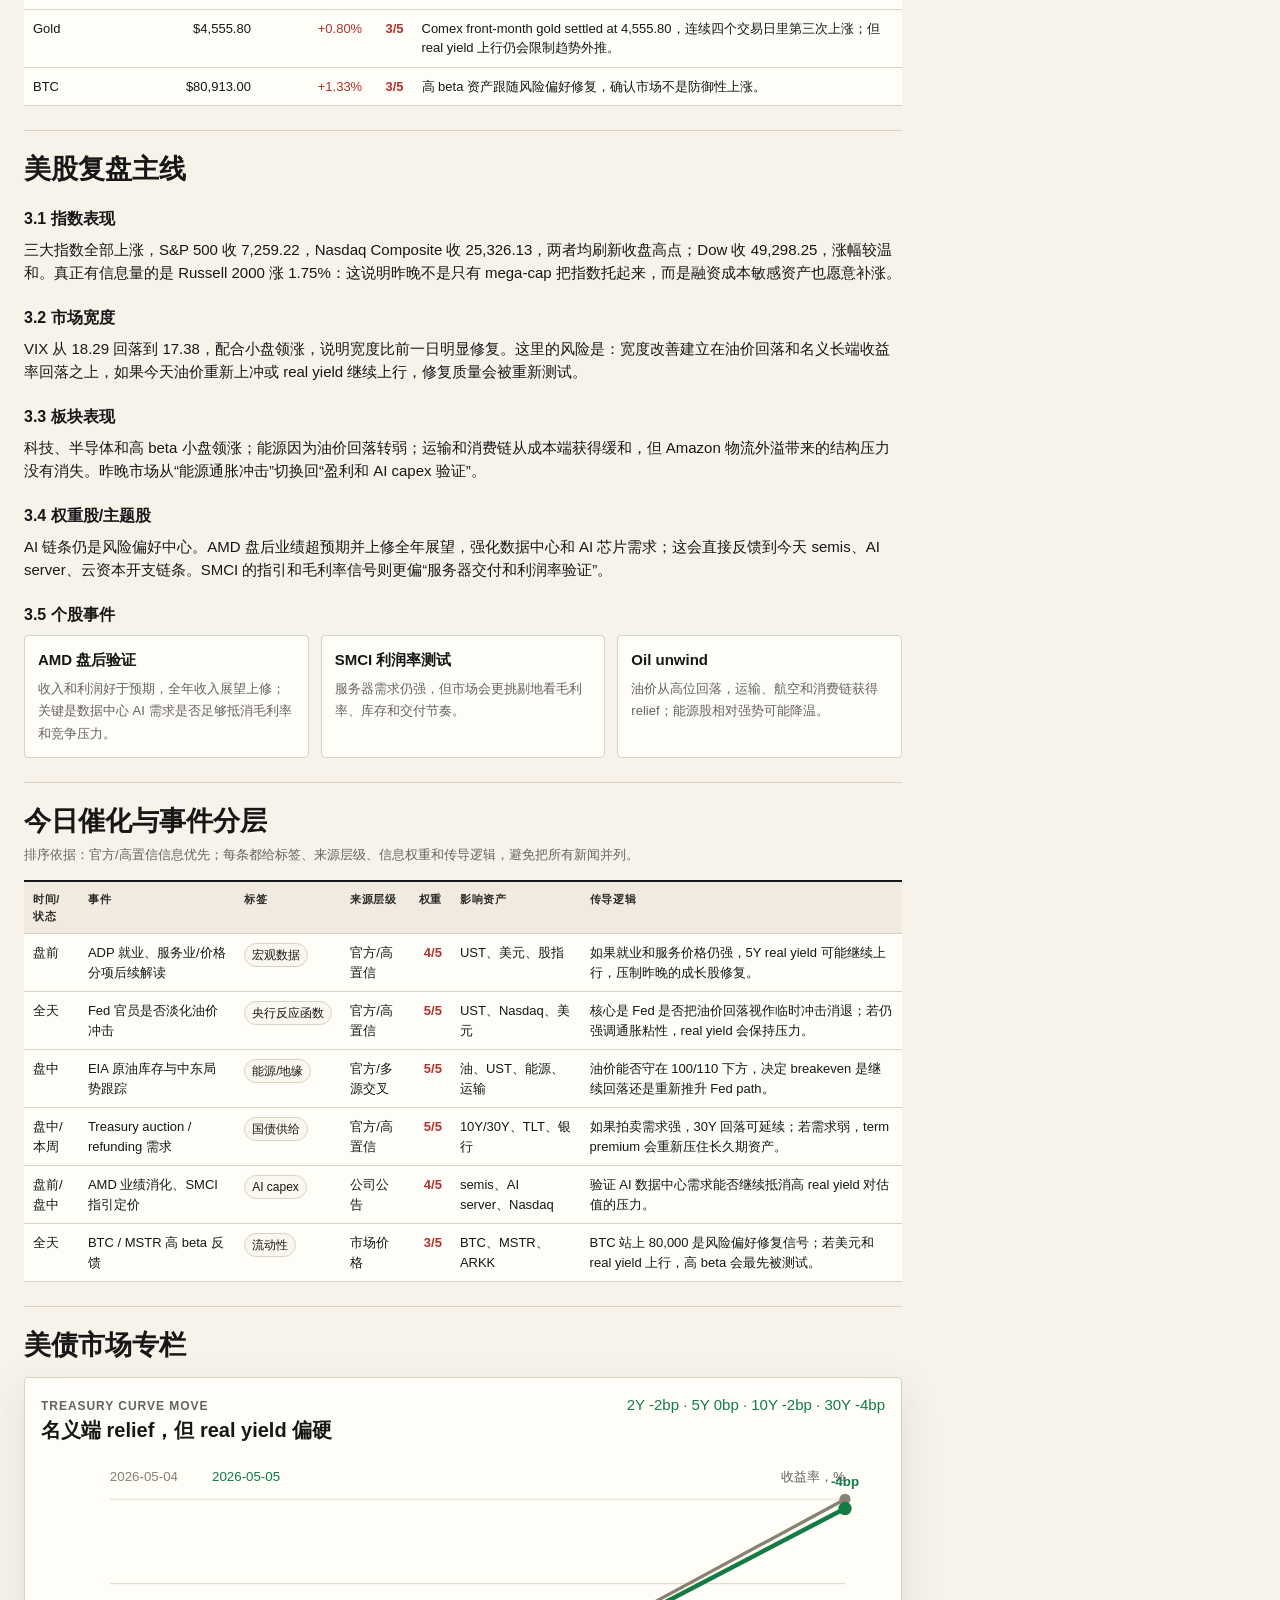
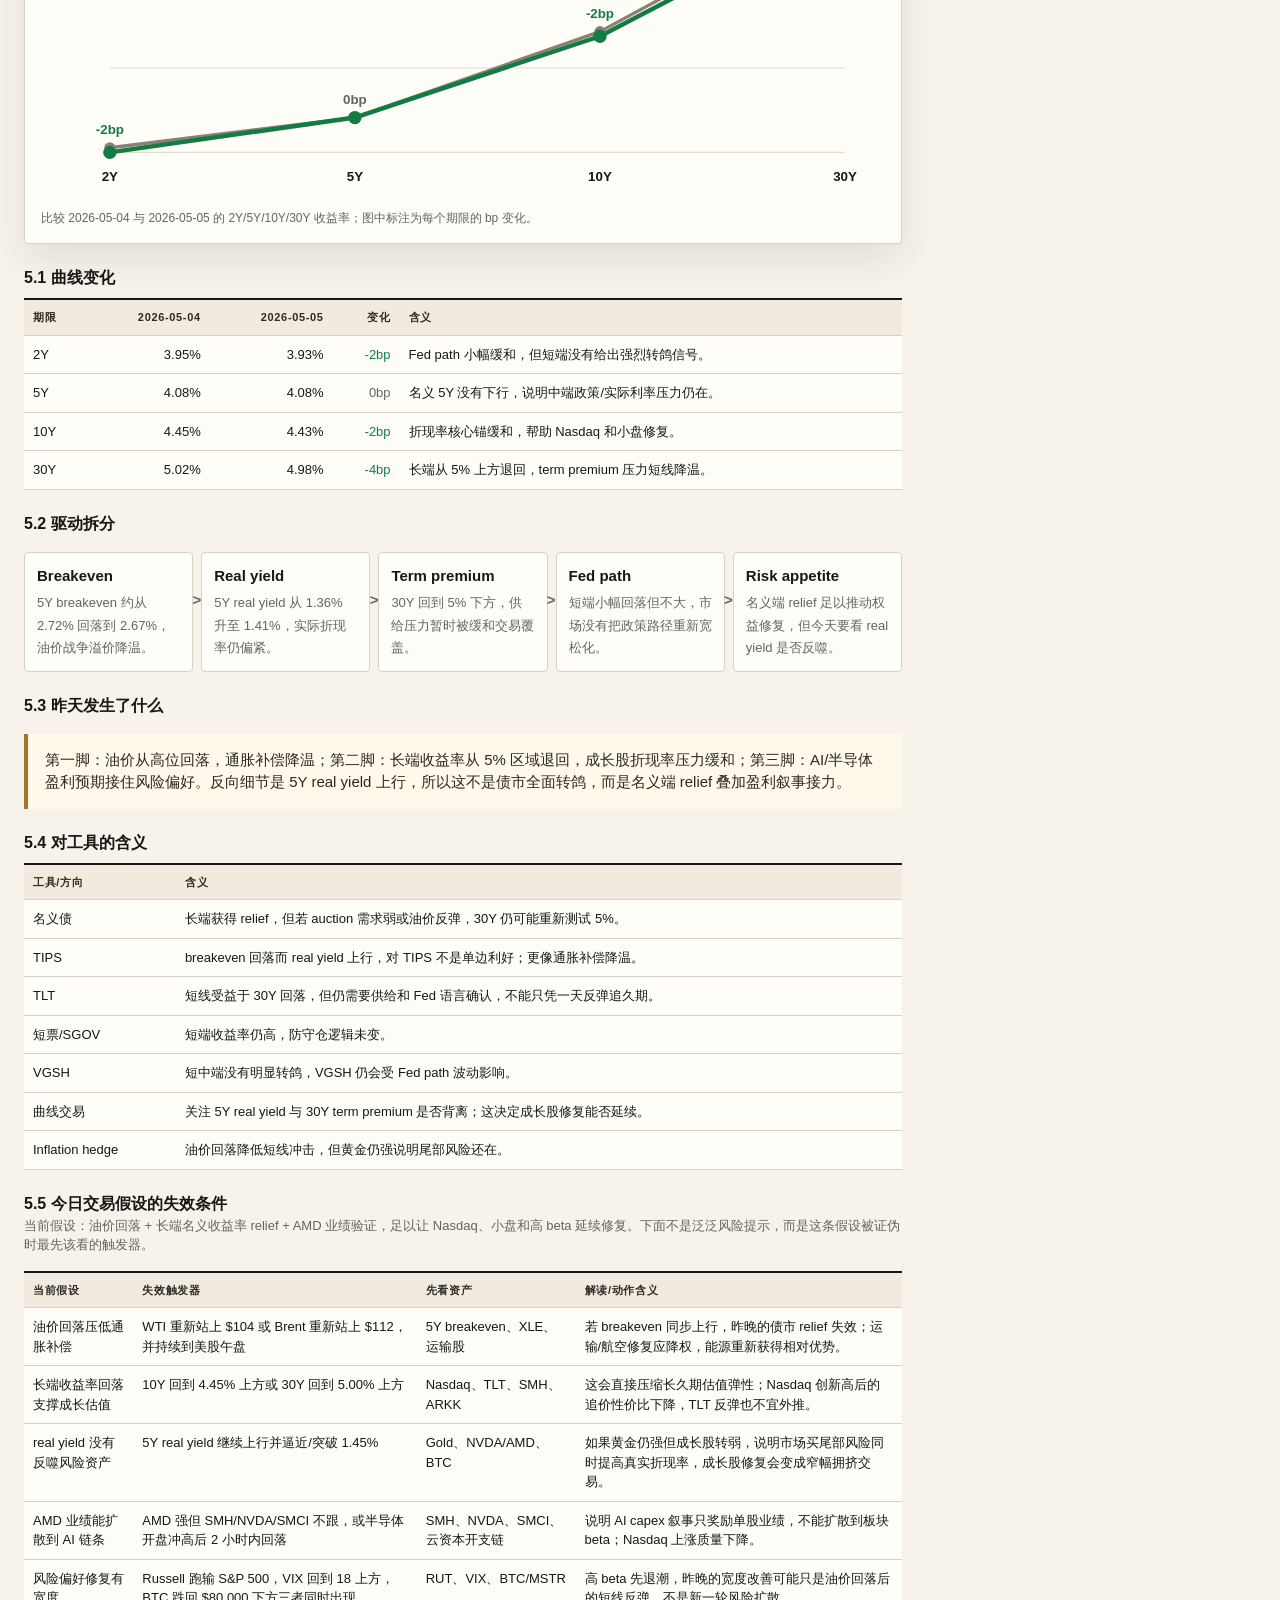
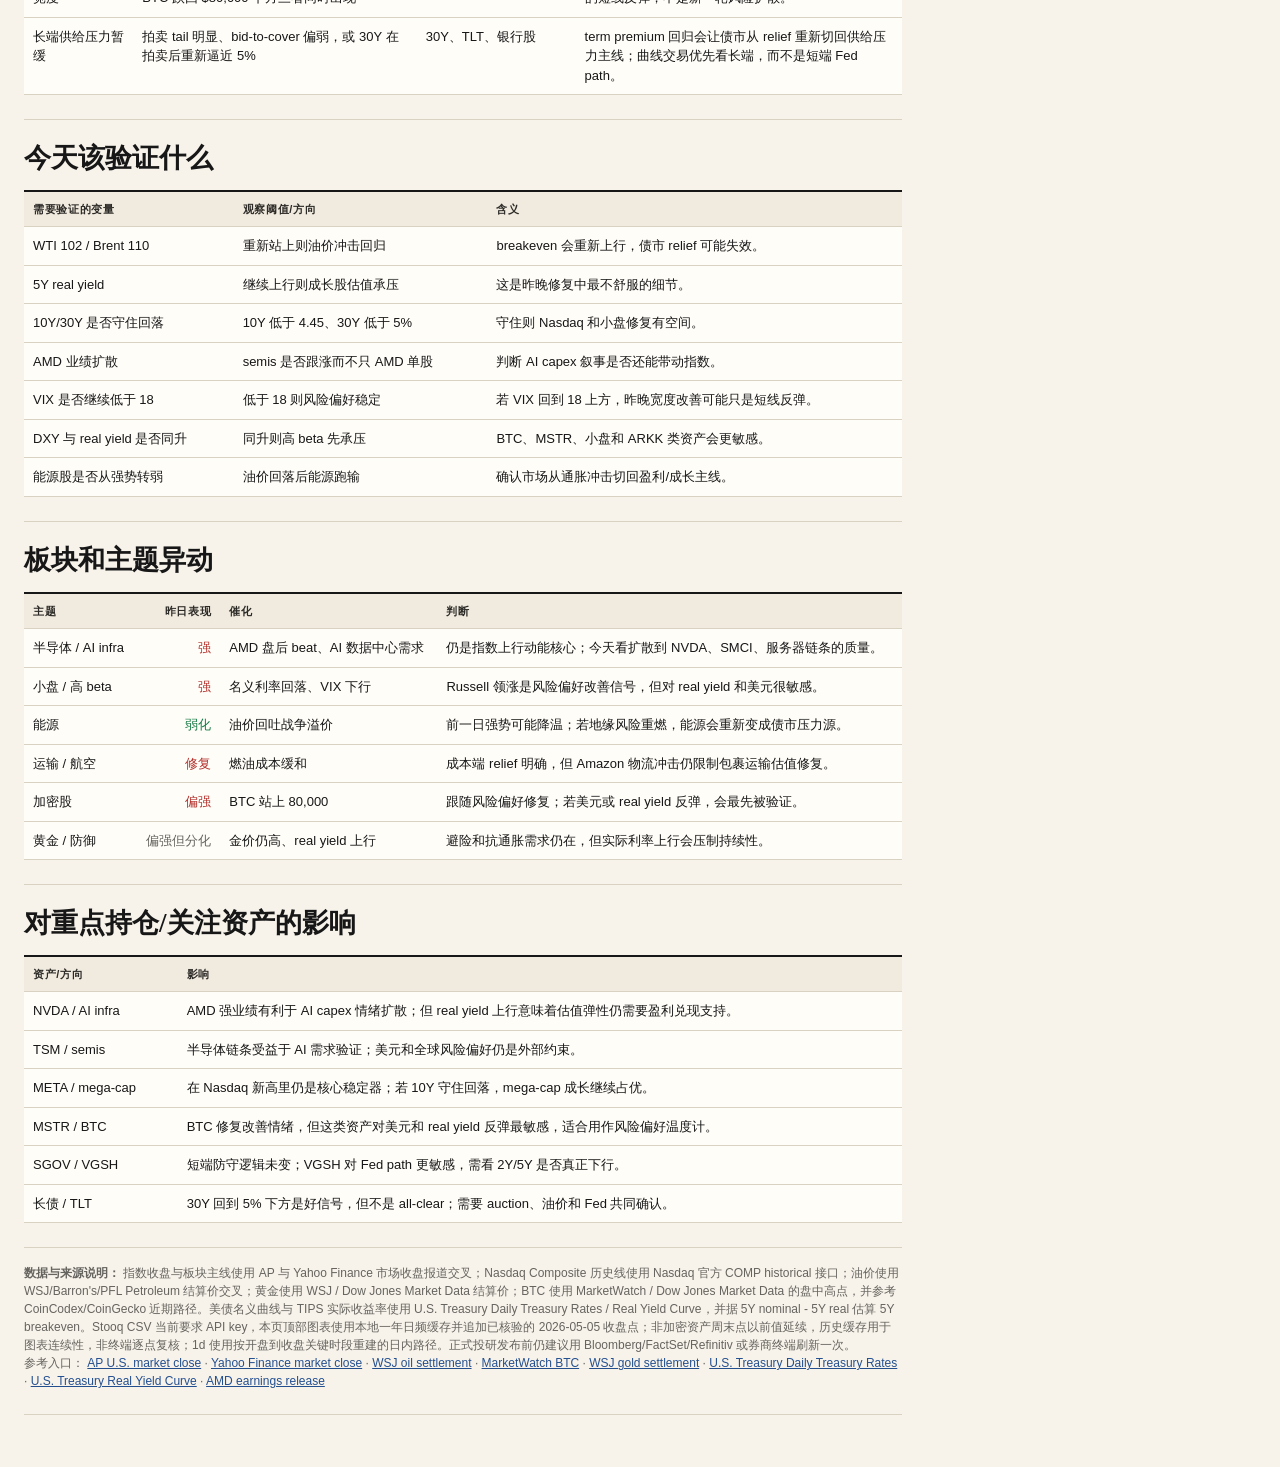
<file: morning_brief/2026-05-06_us_market_brief.html>
<!doctype html>
<html lang="zh-CN">
<head>
  <meta charset="utf-8">
  <meta name="viewport" content="width=device-width, initial-scale=1">
  <title>美股早报 | 2026-05-06</title>
  <style>
    :root {
      --ink: #171717;
      --muted: #66645f;
      --line: #d9d2c3;
      --paper: #f7f3eb;
      --panel: #fffdf8;
      --panel-2: #f0eadf;
      --accent: #b3312c;
      --accent-2: #126a65;
      --gold: #a4762a;
      --green: #147b45;
      --red: #b3312c;
      --blue: #244f8f;
      --shadow: 0 14px 40px rgba(37, 31, 21, .10);
      font-family: "Inter", "Segoe UI", "PingFang SC", "Microsoft YaHei", Arial, sans-serif;
    }

    * { box-sizing: border-box; }
    body {
      margin: 0;
      background: var(--paper);
      color: var(--ink);
      line-height: 1.5;
      font-size: 15px;
    }

    .page {
      max-width: 1280px;
      margin: 0 auto;
      padding: 24px 24px 52px;
    }

    header {
      border-top: 7px solid var(--ink);
      border-bottom: 1px solid var(--line);
      padding: 22px 0 20px;
      display: grid;
      grid-template-columns: 1.4fr .8fr;
      gap: 24px;
      align-items: end;
    }

    .kicker {
      font-size: 12px;
      text-transform: uppercase;
      letter-spacing: .12em;
      color: var(--accent);
      font-weight: 800;
      margin-bottom: 8px;
    }

    h1 {
      font-family: Georgia, "Times New Roman", serif;
      font-size: clamp(30px, 4.6vw, 54px);
      line-height: 1;
      margin: 0;
      letter-spacing: 0;
      max-width: 980px;
    }

    .deck {
      font-size: 16px;
      color: #2a2926;
      margin-top: 16px;
      max-width: 980px;
      border-left: 4px solid var(--accent);
      padding-left: 16px;
    }

    .meta {
      justify-self: end;
      text-align: right;
      color: var(--muted);
      font-size: 12px;
    }

    .meta strong {
      color: var(--ink);
      display: block;
      font-size: 15px;
    }

    .ticker-strip {
      position: sticky;
      top: 0;
      z-index: 20;
      display: flex;
      gap: 8px;
      overflow-x: auto;
      padding: 12px 0;
      background: rgba(247, 243, 235, .94);
      backdrop-filter: blur(10px);
      border-bottom: 1px solid var(--line);
    }

    .ticker {
      border: 1px solid var(--line);
      background: var(--panel);
      color: var(--ink);
      min-width: 118px;
      padding: 8px 10px;
      cursor: pointer;
      display: grid;
      gap: 2px;
      text-align: left;
      border-radius: 3px;
      box-shadow: 0 1px 0 rgba(0,0,0,.04);
    }

    .ticker.active {
      border-color: var(--ink);
      box-shadow: inset 0 -3px 0 var(--accent);
    }

    .ticker .sym { font-weight: 800; font-size: 12px; }
    .ticker .val { font-variant-numeric: tabular-nums; font-size: 14px; }
    .ticker .chg { font-variant-numeric: tabular-nums; font-size: 11px; }
    .up { color: var(--red); }
    .down { color: var(--green); }
    .flat { color: var(--muted); }

    main {
      display: grid;
      grid-template-columns: minmax(0, 1fr) 330px;
      gap: 24px;
      margin-top: 20px;
    }

    section {
      padding: 24px 0;
      border-bottom: 1px solid var(--line);
    }

    h2 {
      font-family: Georgia, "Times New Roman", serif;
      font-size: 27px;
      line-height: 1.1;
      margin: 0 0 16px;
      letter-spacing: 0;
    }

    h3 {
      margin: 22px 0 8px;
      font-size: 16px;
      letter-spacing: 0;
    }

    p { margin: 0 0 12px; }

    .section-note {
      color: var(--muted);
      font-size: 13px;
      margin-top: -8px;
      margin-bottom: 16px;
    }

    .lead-grid {
      display: grid;
      grid-template-columns: 1fr 1fr;
      gap: 16px;
      margin-top: 18px;
    }

    .chart-panel,
    .side-panel {
      background: var(--panel);
      border: 1px solid var(--line);
      border-radius: 4px;
      box-shadow: var(--shadow);
      padding: 16px;
      position: relative;
    }

    .chart-head {
      display: flex;
      align-items: baseline;
      justify-content: space-between;
      gap: 12px;
      margin-bottom: 12px;
    }

    .chart-actions {
      display: flex;
      align-items: center;
      justify-content: flex-end;
      gap: 10px;
      flex-wrap: wrap;
    }

    .range-control {
      display: flex;
      gap: 3px;
      border: 1px solid var(--line);
      background: #f7f2e9;
      padding: 2px;
      border-radius: 4px;
    }

    .range-btn {
      border: 0;
      background: transparent;
      color: var(--muted);
      cursor: pointer;
      font-size: 11px;
      font-weight: 800;
      padding: 4px 6px;
      border-radius: 3px;
    }

    .range-btn.active {
      background: var(--ink);
      color: #fffdf8;
    }

    .data-status {
      display: inline-flex;
      align-items: center;
      gap: 5px;
      margin-left: 8px;
      color: var(--accent-2);
      font-size: 12px;
      font-weight: 800;
    }

    .data-status::before {
      content: "";
      width: 7px;
      height: 7px;
      border-radius: 999px;
      background: var(--accent-2);
      display: inline-block;
    }

    .curve-panel {
      overflow: visible;
    }

    .curve-toggle {
      position: absolute;
      right: 14px;
      bottom: 12px;
      border: 1px solid var(--line);
      background: #fffdf8;
      color: var(--muted);
      cursor: pointer;
      border-radius: 3px;
      padding: 4px 7px;
      font-size: 11px;
      font-weight: 800;
      letter-spacing: .08em;
    }

    .curve-toggle:hover {
      border-color: var(--ink);
      color: var(--ink);
    }

    .curve-detail {
      border-top: 1px solid var(--line);
      display: none;
      margin-top: 14px;
      padding: 12px 0 18px;
      color: #2b2924;
      font-size: 13px;
    }

    .curve-panel.open .curve-detail { display: block; }

    .legend-row {
      display: flex;
      flex-wrap: wrap;
      gap: 10px;
      margin: 2px 0 8px;
      color: var(--muted);
      font-size: 11px;
    }

    .legend-item {
      display: inline-flex;
      align-items: center;
      gap: 5px;
      white-space: nowrap;
    }

    .legend-swatch {
      width: 18px;
      height: 3px;
      border-radius: 99px;
      display: inline-block;
    }

    .chart-caption {
      color: var(--muted);
      font-size: 12px;
      margin: 8px 0 0;
    }

    .bond-move-chart {
      margin: 4px 0 18px;
    }

    .chart-title {
      font-size: 12px;
      text-transform: uppercase;
      letter-spacing: .08em;
      color: var(--muted);
      font-weight: 800;
    }

    .chart-value {
      font-size: 20px;
      font-weight: 800;
      font-variant-numeric: tabular-nums;
    }

    svg { max-width: 100%; display: block; }

    table {
      width: 100%;
      border-collapse: collapse;
      background: var(--panel);
      border-top: 2px solid var(--ink);
      font-size: 13px;
    }

    th, td {
      border-bottom: 1px solid var(--line);
      padding: 9px 9px;
      vertical-align: top;
    }

    th {
      text-align: left;
      color: #2d2b27;
      background: var(--panel-2);
      font-size: 11px;
      text-transform: uppercase;
      letter-spacing: .06em;
    }

    td.num, th.num {
      text-align: right;
      font-variant-numeric: tabular-nums;
      white-space: nowrap;
    }

    .weight {
      font-weight: 800;
      color: var(--accent);
      white-space: nowrap;
    }

    .tag {
      display: inline-block;
      padding: 2px 7px;
      border: 1px solid var(--line);
      background: #fbf7ef;
      border-radius: 999px;
      font-size: 12px;
      white-space: nowrap;
    }

    .callout {
      margin: 16px 0;
      padding: 15px 17px;
      background: #fff8eb;
      border-left: 4px solid var(--gold);
      color: #2b2924;
    }

    .chain {
      display: grid;
      grid-template-columns: repeat(5, minmax(0, 1fr));
      gap: 8px;
      margin: 16px 0;
    }

    .chain div {
      background: var(--panel);
      border: 1px solid var(--line);
      border-radius: 4px;
      padding: 12px;
      min-height: 90px;
      position: relative;
    }

    .chain div::after {
      content: ">";
      position: absolute;
      right: -9px;
      top: 36px;
      color: var(--muted);
      font-weight: 800;
    }

    .chain div:last-child::after { content: ""; }
    .chain strong { display: block; margin-bottom: 4px; }
    .chain span { color: var(--muted); font-size: 13px; }

    .split {
      display: grid;
      grid-template-columns: 1fr 1fr;
      gap: 16px;
    }

    .cards {
      display: grid;
      grid-template-columns: repeat(3, minmax(0, 1fr));
      gap: 12px;
    }

    .mini-card {
      background: var(--panel);
      border: 1px solid var(--line);
      border-radius: 4px;
      padding: 13px;
    }

    .mini-card b { display: block; margin-bottom: 5px; }
    .mini-card span { color: var(--muted); font-size: 13px; }

    aside {
      position: sticky;
      top: 76px;
      align-self: start;
    }

    .brief-box {
      background: #1f1e1a;
      color: #f7f3eb;
      padding: 18px;
      border-radius: 4px;
      box-shadow: var(--shadow);
    }

    .brief-box h2 {
      color: #f7f3eb;
      font-size: 24px;
      margin-bottom: 10px;
    }

    .brief-box ol {
      margin: 0;
      padding-left: 20px;
      color: #e1d8c6;
      font-size: 14px;
    }

    .brief-box li { margin-bottom: 8px; }

    .source-list {
      font-size: 12px;
      color: var(--muted);
      padding-top: 16px;
    }

    .source-list a { color: var(--blue); }

    .mobile-only { display: none; }

    @media (max-width: 980px) {
      header, main, .lead-grid, .split {
        grid-template-columns: 1fr;
      }
      .meta {
        justify-self: start;
        text-align: left;
      }
      aside {
        position: static;
      }
      .chain, .cards {
        grid-template-columns: 1fr;
      }
      .chain div::after { content: ""; }
      table { font-size: 13px; }
      th, td { padding: 8px 7px; }
    }
  </style>
</head>
<body>
  <div class="page">
    <header>
      <div>
        <div class="kicker">Daily U.S. Market Brief · May 6, 2026</div>
        <h1>美股早报 | 油价战争溢价回吐；科技股与小盘接棒；债市从冲击转入消化</h1>
        <div class="deck">
          昨晚的核心不是“利率问题消失”，而是前一日最痛的三条链同时缓和：油价从高位回落，10Y/30Y 名义收益率下行，VIX 回落。市场因此把交易重心从通胀冲击转回盈利和风险偏好，S&P 500、Nasdaq Composite 同创收盘新高，小盘和半导体补涨。但美债细节里，5Y real yield 仍上行、5Y breakeven 回落，说明修复来自战争溢价退潮和名义端 relief，不是货币环境全面宽松。
        </div>
      </div>
      <div class="meta">
        <strong>覆盖交易日：2026-05-05</strong>
        生成时间：2026-05-06 · Asia/Hong Kong<br>
        页面类型：独立 HTML 早报，不接入 Macro 看板
      </div>
    </header>

    <nav class="ticker-strip" aria-label="interactive ticker strip" id="tickerStrip"></nav>

    <main>
      <div>
        <section id="dashboard">
          <h2>固定市场仪表盘</h2>
          <p class="section-note">读法：权重不是涨跌幅大小，而是它对今日定价主线的解释力。当前权重最高的是油价回落、科技/半导体 earnings beta、10Y/30Y 名义收益率、5Y real yield。<span class="data-status" id="dataStatus">数据校验中</span></p>
          <div class="lead-grid">
            <div class="chart-panel">
              <div class="chart-head">
                <div>
                  <div class="chart-title" id="activeName">S&P 500</div>
                  <div class="chart-value" id="activeValue">7,259.22</div>
                </div>
                <div class="chart-actions">
                  <div id="activeChange" class="up">+0.81%</div>
                  <div class="range-control" id="rangeControl" aria-label="ticker range"></div>
                </div>
              </div>
              <svg id="sparkChart" viewBox="0 0 640 260" role="img" aria-label="Selected ticker chart"></svg>
              <p id="activeNote" class="section-note" style="margin:10px 0 0;">S&P 500 与 Nasdaq 同创收盘新高，说明油价回落和科技股强势重新压过了前一日的利率冲击。</p>
            </div>
            <div class="chart-panel curve-panel" id="curvePanel">
              <button class="curve-toggle" id="curveToggle" type="button" aria-expanded="false">展开</button>
              <div class="chart-head">
                <div>
                  <div class="chart-title">Treasury Curve</div>
                  <div class="chart-value">Relief, not all-clear</div>
                </div>
                <div class="down">10Y -2bp · 30Y -4bp</div>
              </div>
              <div class="legend-row" id="curveLegend"></div>
              <svg id="curveChart" viewBox="0 0 640 260" role="img" aria-label="Treasury yield curve"></svg>
              <p class="section-note" style="margin:10px 0 0;">5Y breakeven 从约 2.72% 回落到约 2.67%，但 5Y real yield 从 1.36% 升到 1.41%。这说明通胀补偿降温，实际折现率却仍偏硬。</p>
              <div class="curve-detail">
                <p><strong>为什么不是简单的 bull rally：</strong>名义收益率下行确实给权益估值减压，但 5Y 实际利率上行表示市场并没有把政策路径重新宽松化。昨晚更像是油价战争溢价回吐带来的风险修复，而不是债市确认“通胀问题结束”。</p>
                <p>曲线形态上，30Y 从 5% 上方退回 4.98%，长端压力短线缓和；但 5Y/10Y 区域仍保持高位，今天需要看 EIA 原油库存、Fed 表态和拍卖需求，判断这次回落是趋势反转还是一天 relief。</p>
              </div>
            </div>
          </div>

          <table style="margin-top:16px;">
            <thead>
              <tr><th>资产/指标</th><th class="num">最新/收盘</th><th class="num">变化</th><th class="num">权重</th><th>解释</th></tr>
            </thead>
            <tbody>
              <tr><td>Dow Jones</td><td class="num">49,298.25</td><td class="num up">+0.73%</td><td class="num weight">4/5</td><td>Dow 反弹但不是最强，说明昨晚不是单纯周期价值修复，而是风险偏好全面好转后由科技和小盘带动。</td></tr>
              <tr><td>S&P 500</td><td class="num">7,259.22</td><td class="num up">+0.81%</td><td class="num weight">5/5</td><td>刷新收盘新高，是整体风险偏好回升的核心价格确认；但要结合 real yield 看估值压力是否真正解除。</td></tr>
              <tr><td>Nasdaq Composite</td><td class="num">25,326.13</td><td class="num up">+1.03%</td><td class="num weight">5/5</td><td>同创收盘新高，半导体和 AI 资本开支叙事继续承担指数上行动能。</td></tr>
              <tr><td>Russell 2000</td><td class="num">2,845.00</td><td class="num up">+1.75%</td><td class="num weight">4/5</td><td>小盘领涨说明利率压力缓和后，融资成本敏感资产出现补涨，这是风险偏好修复质量的正面信号。</td></tr>
              <tr><td>VIX</td><td class="num">17.38</td><td class="num down">-4.98%</td><td class="num weight">4/5</td><td>波动率回落确认市场从前一日冲击中恢复，不是只有指数表面上涨。</td></tr>
              <tr><td>2Y / 5Y UST</td><td class="num">3.93% / 4.08%</td><td class="num down">-2bp / 0bp</td><td class="num weight">4/5</td><td>短中端没有大幅松动，说明 Fed path 并未被重新大幅转鸽。</td></tr>
              <tr><td>10Y UST</td><td class="num">4.43%</td><td class="num down">-2bp</td><td class="num weight">5/5</td><td>权益折现率核心锚小幅回落，足以帮助高估值成长修复，但仍处高位。</td></tr>
              <tr><td>30Y UST</td><td class="num">4.98%</td><td class="num down">-4bp</td><td class="num weight">5/5</td><td>长端从 5% 上方回落，term premium 压力暂缓；这对 TLT 和长久期成长是短线 relief。</td></tr>
              <tr><td>5Y Breakeven</td><td class="num">2.67%</td><td class="num down">-5bp</td><td class="num weight">5/5</td><td>油价回落让通胀补偿降温，是昨晚风险修复的第一传导链。</td></tr>
              <tr><td>5Y Real Yield</td><td class="num">1.41%</td><td class="num up">+5bp</td><td class="num weight">5/5</td><td>实际利率仍上行，说明黄金和成长股面对的真实折现率没有同步放松；这是今天最重要的反向验证点。</td></tr>
              <tr><td>Brent / WTI</td><td class="num">$109.87 / $102.27</td><td class="num down">-3.99% / -3.90%</td><td class="num weight">5/5</td><td>前一日的地缘风险溢价回吐，通胀冲击链条从“加压”转成“缓和”；但 WTI 仍在 100 上方，不能解读成能源压力解除。</td></tr>
              <tr><td>DXY</td><td class="num">约 98.4</td><td class="num flat">震荡</td><td class="num weight">3/5</td><td>美元没有给风险资产制造新的压力；若今天美元与 real yield 同升，昨晚修复会更脆。</td></tr>
              <tr><td>Gold</td><td class="num">$4,555.80</td><td class="num up">+0.80%</td><td class="num weight">3/5</td><td>Comex front-month gold settled at 4,555.80，连续四个交易日里第三次上涨；但 real yield 上行仍会限制趋势外推。</td></tr>
              <tr><td>BTC</td><td class="num">$80,913.00</td><td class="num up">+1.33%</td><td class="num weight">3/5</td><td>高 beta 资产跟随风险偏好修复，确认市场不是防御性上涨。</td></tr>
            </tbody>
          </table>
        </section>

        <section id="equity-review">
          <h2>美股复盘主线</h2>
          <h3>3.1 指数表现</h3>
          <p>三大指数全部上涨，S&P 500 收 7,259.22，Nasdaq Composite 收 25,326.13，两者均刷新收盘高点；Dow 收 49,298.25，涨幅较温和。真正有信息量的是 Russell 2000 涨 1.75%：这说明昨晚不是只有 mega-cap 把指数托起来，而是融资成本敏感资产也愿意补涨。</p>

          <h3>3.2 市场宽度</h3>
          <p>VIX 从 18.29 回落到 17.38，配合小盘领涨，说明宽度比前一日明显修复。这里的风险是：宽度改善建立在油价回落和名义长端收益率回落之上，如果今天油价重新上冲或 real yield 继续上行，修复质量会被重新测试。</p>

          <h3>3.3 板块表现</h3>
          <p>科技、半导体和高 beta 小盘领涨；能源因为油价回落转弱；运输和消费链从成本端获得缓和，但 Amazon 物流外溢带来的结构压力没有消失。昨晚市场从“能源通胀冲击”切换回“盈利和 AI capex 验证”。</p>

          <h3>3.4 权重股/主题股</h3>
          <p>AI 链条仍是风险偏好中心。AMD 盘后业绩超预期并上修全年展望，强化数据中心和 AI 芯片需求；这会直接反馈到今天 semis、AI server、云资本开支链条。SMCI 的指引和毛利率信号则更偏“服务器交付和利润率验证”。</p>

          <h3>3.5 个股事件</h3>
          <div class="cards">
            <div class="mini-card"><b>AMD 盘后验证</b><span>收入和利润好于预期，全年收入展望上修；关键是数据中心 AI 需求是否足够抵消毛利率和竞争压力。</span></div>
            <div class="mini-card"><b>SMCI 利润率测试</b><span>服务器需求仍强，但市场会更挑剔地看毛利率、库存和交付节奏。</span></div>
            <div class="mini-card"><b>Oil unwind</b><span>油价从高位回落，运输、航空和消费链获得 relief；能源股相对强势可能降温。</span></div>
          </div>
        </section>

        <section id="catalysts">
          <h2>今日催化与事件分层</h2>
          <p class="section-note">排序依据：官方/高置信信息优先；每条都给标签、来源层级、信息权重和传导逻辑，避免把所有新闻并列。</p>
          <table>
            <thead>
              <tr><th>时间/状态</th><th>事件</th><th>标签</th><th>来源层级</th><th class="num">权重</th><th>影响资产</th><th>传导逻辑</th></tr>
            </thead>
            <tbody>
              <tr><td>盘前</td><td>ADP 就业、服务业/价格分项后续解读</td><td><span class="tag">宏观数据</span></td><td>官方/高置信</td><td class="num weight">4/5</td><td>UST、美元、股指</td><td>如果就业和服务价格仍强，5Y real yield 可能继续上行，压制昨晚的成长股修复。</td></tr>
              <tr><td>全天</td><td>Fed 官员是否淡化油价冲击</td><td><span class="tag">央行反应函数</span></td><td>官方/高置信</td><td class="num weight">5/5</td><td>UST、Nasdaq、美元</td><td>核心是 Fed 是否把油价回落视作临时冲击消退；若仍强调通胀粘性，real yield 会保持压力。</td></tr>
              <tr><td>盘中</td><td>EIA 原油库存与中东局势跟踪</td><td><span class="tag">能源/地缘</span></td><td>官方/多源交叉</td><td class="num weight">5/5</td><td>油、UST、能源、运输</td><td>油价能否守在 100/110 下方，决定 breakeven 是继续回落还是重新推升 Fed path。</td></tr>
              <tr><td>盘中/本周</td><td>Treasury auction / refunding 需求</td><td><span class="tag">国债供给</span></td><td>官方/高置信</td><td class="num weight">5/5</td><td>10Y/30Y、TLT、银行</td><td>如果拍卖需求强，30Y 回落可延续；若需求弱，term premium 会重新压住长久期资产。</td></tr>
              <tr><td>盘前/盘中</td><td>AMD 业绩消化、SMCI 指引定价</td><td><span class="tag">AI capex</span></td><td>公司公告</td><td class="num weight">4/5</td><td>semis、AI server、Nasdaq</td><td>验证 AI 数据中心需求能否继续抵消高 real yield 对估值的压力。</td></tr>
              <tr><td>全天</td><td>BTC / MSTR 高 beta 反馈</td><td><span class="tag">流动性</span></td><td>市场价格</td><td class="num weight">3/5</td><td>BTC、MSTR、ARKK</td><td>BTC 站上 80,000 是风险偏好修复信号；若美元和 real yield 上行，高 beta 会最先被测试。</td></tr>
            </tbody>
          </table>
        </section>

        <section id="bonds">
          <h2>美债市场专栏</h2>
          <div class="chart-panel bond-move-chart">
            <div class="chart-head">
              <div>
                <div class="chart-title">Treasury Curve Move</div>
                <div class="chart-value">名义端 relief，但 real yield 偏硬</div>
              </div>
              <div class="down">2Y -2bp · 5Y 0bp · 10Y -2bp · 30Y -4bp</div>
            </div>
            <svg id="bondMoveChart" viewBox="0 0 760 310" role="img" aria-label="Treasury 2Y 5Y 10Y 30Y curve move"></svg>
            <p class="chart-caption">比较 2026-05-04 与 2026-05-05 的 2Y/5Y/10Y/30Y 收益率；图中标注为每个期限的 bp 变化。</p>
          </div>
          <h3>5.1 曲线变化</h3>
          <table>
            <thead><tr><th>期限</th><th class="num">2026-05-04</th><th class="num">2026-05-05</th><th class="num">变化</th><th>含义</th></tr></thead>
            <tbody>
              <tr><td>2Y</td><td class="num">3.95%</td><td class="num">3.93%</td><td class="num down">-2bp</td><td>Fed path 小幅缓和，但短端没有给出强烈转鸽信号。</td></tr>
              <tr><td>5Y</td><td class="num">4.08%</td><td class="num">4.08%</td><td class="num flat">0bp</td><td>名义 5Y 没有下行，说明中端政策/实际利率压力仍在。</td></tr>
              <tr><td>10Y</td><td class="num">4.45%</td><td class="num">4.43%</td><td class="num down">-2bp</td><td>折现率核心锚缓和，帮助 Nasdaq 和小盘修复。</td></tr>
              <tr><td>30Y</td><td class="num">5.02%</td><td class="num">4.98%</td><td class="num down">-4bp</td><td>长端从 5% 上方退回，term premium 压力短线降温。</td></tr>
            </tbody>
          </table>

          <h3>5.2 驱动拆分</h3>
          <div class="chain">
            <div><strong>Breakeven</strong><span>5Y breakeven 约从 2.72% 回落到 2.67%，油价战争溢价降温。</span></div>
            <div><strong>Real yield</strong><span>5Y real yield 从 1.36% 升至 1.41%，实际折现率仍偏紧。</span></div>
            <div><strong>Term premium</strong><span>30Y 回到 5% 下方，供给压力暂时被缓和交易覆盖。</span></div>
            <div><strong>Fed path</strong><span>短端小幅回落但不大，市场没有把政策路径重新宽松化。</span></div>
            <div><strong>Risk appetite</strong><span>名义端 relief 足以推动权益修复，但今天要看 real yield 是否反噬。</span></div>
          </div>

          <h3>5.3 昨天发生了什么</h3>
          <div class="callout">
            第一脚：油价从高位回落，通胀补偿降温；第二脚：长端收益率从 5% 区域退回，成长股折现率压力缓和；第三脚：AI/半导体盈利预期接住风险偏好。反向细节是 5Y real yield 上行，所以这不是债市全面转鸽，而是名义端 relief 叠加盈利叙事接力。
          </div>

          <h3>5.4 对工具的含义</h3>
          <table>
            <thead><tr><th>工具/方向</th><th>含义</th></tr></thead>
            <tbody>
              <tr><td>名义债</td><td>长端获得 relief，但若 auction 需求弱或油价反弹，30Y 仍可能重新测试 5%。</td></tr>
              <tr><td>TIPS</td><td>breakeven 回落而 real yield 上行，对 TIPS 不是单边利好；更像通胀补偿降温。</td></tr>
              <tr><td>TLT</td><td>短线受益于 30Y 回落，但仍需要供给和 Fed 语言确认，不能只凭一天反弹追久期。</td></tr>
              <tr><td>短票/SGOV</td><td>短端收益率仍高，防守仓逻辑未变。</td></tr>
              <tr><td>VGSH</td><td>短中端没有明显转鸽，VGSH 仍会受 Fed path 波动影响。</td></tr>
              <tr><td>曲线交易</td><td>关注 5Y real yield 与 30Y term premium 是否背离；这决定成长股修复能否延续。</td></tr>
              <tr><td>Inflation hedge</td><td>油价回落降低短线冲击，但黄金仍强说明尾部风险还在。</td></tr>
            </tbody>
          </table>

          <h3>5.5 今日交易假设的失效条件</h3>
          <p class="section-note">当前假设：油价回落 + 长端名义收益率 relief + AMD 业绩验证，足以让 Nasdaq、小盘和高 beta 延续修复。下面不是泛泛风险提示，而是这条假设被证伪时最先该看的触发器。</p>
          <table>
            <thead><tr><th>当前假设</th><th>失效触发器</th><th>先看资产</th><th>解读/动作含义</th></tr></thead>
            <tbody>
              <tr><td>油价回落压低通胀补偿</td><td>WTI 重新站上 $104 或 Brent 重新站上 $112，并持续到美股午盘</td><td>5Y breakeven、XLE、运输股</td><td>若 breakeven 同步上行，昨晚的债市 relief 失效；运输/航空修复应降权，能源重新获得相对优势。</td></tr>
              <tr><td>长端收益率回落支撑成长估值</td><td>10Y 回到 4.45% 上方或 30Y 回到 5.00% 上方</td><td>Nasdaq、TLT、SMH、ARKK</td><td>这会直接压缩长久期估值弹性；Nasdaq 创新高后的追价性价比下降，TLT 反弹也不宜外推。</td></tr>
              <tr><td>real yield 没有反噬风险资产</td><td>5Y real yield 继续上行并逼近/突破 1.45%</td><td>Gold、NVDA/AMD、BTC</td><td>如果黄金仍强但成长股转弱，说明市场买尾部风险同时提高真实折现率，成长股修复会变成窄幅拥挤交易。</td></tr>
              <tr><td>AMD 业绩能扩散到 AI 链条</td><td>AMD 强但 SMH/NVDA/SMCI 不跟，或半导体开盘冲高后 2 小时内回落</td><td>SMH、NVDA、SMCI、云资本开支链</td><td>说明 AI capex 叙事只奖励单股业绩，不能扩散到板块 beta；Nasdaq 上涨质量下降。</td></tr>
              <tr><td>风险偏好修复有宽度</td><td>Russell 跑输 S&P 500，VIX 回到 18 上方，BTC 跌回 $80,000 下方三者同时出现</td><td>RUT、VIX、BTC/MSTR</td><td>高 beta 先退潮，昨晚的宽度改善可能只是油价回落后的短线反弹，不是新一轮风险扩散。</td></tr>
              <tr><td>长端供给压力暂缓</td><td>拍卖 tail 明显、bid-to-cover 偏弱，或 30Y 在拍卖后重新逼近 5%</td><td>30Y、TLT、银行股</td><td>term premium 回归会让债市从 relief 重新切回供给压力主线；曲线交易优先看长端，而不是短端 Fed path。</td></tr>
            </tbody>
          </table>
        </section>

        <section id="verify">
          <h2>今天该验证什么</h2>
          <table>
            <thead><tr><th>需要验证的变量</th><th>观察阈值/方向</th><th>含义</th></tr></thead>
            <tbody>
              <tr><td>WTI 102 / Brent 110</td><td>重新站上则油价冲击回归</td><td>breakeven 会重新上行，债市 relief 可能失效。</td></tr>
              <tr><td>5Y real yield</td><td>继续上行则成长股估值承压</td><td>这是昨晚修复中最不舒服的细节。</td></tr>
              <tr><td>10Y/30Y 是否守住回落</td><td>10Y 低于 4.45、30Y 低于 5%</td><td>守住则 Nasdaq 和小盘修复有空间。</td></tr>
              <tr><td>AMD 业绩扩散</td><td>semis 是否跟涨而不只 AMD 单股</td><td>判断 AI capex 叙事是否还能带动指数。</td></tr>
              <tr><td>VIX 是否继续低于 18</td><td>低于 18 则风险偏好稳定</td><td>若 VIX 回到 18 上方，昨晚宽度改善可能只是短线反弹。</td></tr>
              <tr><td>DXY 与 real yield 是否同升</td><td>同升则高 beta 先承压</td><td>BTC、MSTR、小盘和 ARKK 类资产会更敏感。</td></tr>
              <tr><td>能源股是否从强势转弱</td><td>油价回落后能源跑输</td><td>确认市场从通胀冲击切回盈利/成长主线。</td></tr>
            </tbody>
          </table>
        </section>

        <section id="themes">
          <h2>板块和主题异动</h2>
          <table>
            <thead><tr><th>主题</th><th class="num">昨日表现</th><th>催化</th><th>判断</th></tr></thead>
            <tbody>
              <tr><td>半导体 / AI infra</td><td class="num up">强</td><td>AMD 盘后 beat、AI 数据中心需求</td><td>仍是指数上行动能核心；今天看扩散到 NVDA、SMCI、服务器链条的质量。</td></tr>
              <tr><td>小盘 / 高 beta</td><td class="num up">强</td><td>名义利率回落、VIX 下行</td><td>Russell 领涨是风险偏好改善信号，但对 real yield 和美元很敏感。</td></tr>
              <tr><td>能源</td><td class="num down">弱化</td><td>油价回吐战争溢价</td><td>前一日强势可能降温；若地缘风险重燃，能源会重新变成债市压力源。</td></tr>
              <tr><td>运输 / 航空</td><td class="num up">修复</td><td>燃油成本缓和</td><td>成本端 relief 明确，但 Amazon 物流冲击仍限制包裹运输估值修复。</td></tr>
              <tr><td>加密股</td><td class="num up">偏强</td><td>BTC 站上 80,000</td><td>跟随风险偏好修复；若美元或 real yield 反弹，会最先被验证。</td></tr>
              <tr><td>黄金 / 防御</td><td class="num flat">偏强但分化</td><td>金价仍高、real yield 上行</td><td>避险和抗通胀需求仍在，但实际利率上行会压制持续性。</td></tr>
            </tbody>
          </table>
        </section>

        <section id="portfolio">
          <h2>对重点持仓/关注资产的影响</h2>
          <table>
            <thead><tr><th>资产/方向</th><th>影响</th></tr></thead>
            <tbody>
              <tr><td>NVDA / AI infra</td><td>AMD 强业绩有利于 AI capex 情绪扩散；但 real yield 上行意味着估值弹性仍需要盈利兑现支持。</td></tr>
              <tr><td>TSM / semis</td><td>半导体链条受益于 AI 需求验证；美元和全球风险偏好仍是外部约束。</td></tr>
              <tr><td>META / mega-cap</td><td>在 Nasdaq 新高里仍是核心稳定器；若 10Y 守住回落，mega-cap 成长继续占优。</td></tr>
              <tr><td>MSTR / BTC</td><td>BTC 修复改善情绪，但这类资产对美元和 real yield 反弹最敏感，适合用作风险偏好温度计。</td></tr>
              <tr><td>SGOV / VGSH</td><td>短端防守逻辑未变；VGSH 对 Fed path 更敏感，需看 2Y/5Y 是否真正下行。</td></tr>
              <tr><td>长债 / TLT</td><td>30Y 回到 5% 下方是好信号，但不是 all-clear；需要 auction、油价和 Fed 共同确认。</td></tr>
            </tbody>
          </table>
        </section>

        <section class="source-list">
          <strong>数据与来源说明：</strong>
          指数收盘与板块主线使用 AP 与 Yahoo Finance 市场收盘报道交叉；Nasdaq Composite 历史线使用 Nasdaq 官方 COMP historical 接口；油价使用 WSJ/Barron's/PFL Petroleum 结算价交叉；黄金使用 WSJ / Dow Jones Market Data 结算价；BTC 使用 MarketWatch / Dow Jones Market Data 的盘中高点，并参考 CoinCodex/CoinGecko 近期路径。美债名义曲线与 TIPS 实际收益率使用 U.S. Treasury Daily Treasury Rates / Real Yield Curve，并据 5Y nominal - 5Y real 估算 5Y breakeven。Stooq CSV 当前要求 API key，本页顶部图表使用本地一年日频缓存并追加已核验的 2026-05-05 收盘点；非加密资产周末点以前值延续，历史缓存用于图表连续性，非终端逐点复核；1d 使用按开盘到收盘关键时段重建的日内路径。正式投研发布前仍建议用 Bloomberg/FactSet/Refinitiv 或券商终端刷新一次。
          <br>
          参考入口：
          <a href="https://apnews.com/article/91988a57e184ec1538ecbe94fc1af022">AP U.S. market close</a> ·
          <a href="https://uk.finance.yahoo.com/news/stock-market-today-sp-500-nasdaq-dow-rise-as-tech-stocks-gain-oil-slides-233125796.html">Yahoo Finance market close</a> ·
          <a href="https://www.wsj.com/livecoverage/stock-market-today-dow-sp-500-nasdaq-05-05-2026/card/oil-prices-fall-roughly-4-as-hegseth-says-cease-fire-holds-t6MwxZdZqFiV4cow7XCh">WSJ oil settlement</a> ·
          <a href="https://www.marketwatch.com/livecoverage/stock-market-today-dow-sp500-nasdaq-higher-oil-dips-amd-earnings-on-tap/card/bitcoin-tops-81-000-reaching-its-highest-level-since-january-zmwRKbTyay6BniPTgYRC">MarketWatch BTC</a> ·
          <a href="https://www.wsj.com/finance/commodities-futures/gold-steady-amid-likely-technical-recovery-8b97323c">WSJ gold settlement</a> ·
          <a href="https://home.treasury.gov/resource-center/data-chart-center/interest-rates/TextView?field_tdr_date_value=2026&type=daily_treasury_yield_curve">U.S. Treasury Daily Treasury Rates</a> ·
          <a href="https://home.treasury.gov/resource-center/data-chart-center/interest-rates/TextView?field_tdr_date_value=2026&type=daily_treasury_real_yield_curve">U.S. Treasury Real Yield Curve</a> ·
          <a href="https://ir.amd.com/news-events/press-releases/detail/1284/amd-reports-first-quarter-2026-financial-results">AMD earnings release</a>
        </section>
      </div>

      <aside>
        <div class="brief-box">
          <h2>今日导航</h2>
          <ol>
            <li>主线从“油价通胀冲击”切回“油价回落 + 科技盈利 + 风险偏好修复”。</li>
            <li>今天先看 WTI 102 / Brent 110、5Y real yield、10Y/30Y 是否守住回落。</li>
            <li>AMD 盘后是 AI capex 验证点；关键不是单股，而是 semis 能否扩散。</li>
            <li>小盘领涨是好信号，但如果美元与 real yield 同升，高 beta 会先回撤。</li>
          </ol>
        </div>
        <div class="side-panel" style="margin-top:16px;">
          <div class="chart-title">Market Regime</div>
          <svg id="regimeChart" viewBox="0 0 320 210" role="img" aria-label="regime map"></svg>
          <p class="section-note" style="margin:10px 0 0;">横轴：左侧代表增长/风险偏好承压，右侧代表增长/风险偏好仍有韧性；纵轴：越上方代表通胀压力越强。当前位置从右上向右中移动：风险偏好改善，通胀压力边际降温，但 real yield 仍偏硬。</p>
        </div>
      </aside>
    </main>
  </div>

  <script src="data/2026-05-06_market_data.js?v=20260506-ixic-official"></script>
  <script>
    const DATA = window.MORNING_BRIEF_DATA;
    let activeTickerIndex = 0;
    let activeRange = "7d";
    const strip = document.getElementById("tickerStrip");

    function validateData(data) {
      if (!data || !Array.isArray(data.tickers) || !data.tickers.length) throw new Error("ticker data missing");
      if (!Array.isArray(data.ranges) || !data.ranges.includes("1d")) throw new Error("range data missing");
      data.tickers.forEach(t => {
        data.ranges.forEach(range => {
          if (!Array.isArray(t.ranges?.[range]) || t.ranges[range].length < 2) {
            throw new Error(`${t.sym} ${range} series invalid`);
          }
          t.ranges[range].forEach(value => {
            if (!Number.isFinite(value)) throw new Error(`${t.sym} ${range} contains non numeric value`);
          });
        });
        if (!Array.isArray(t.history) || t.history.length < 250) {
          throw new Error(`${t.sym} daily history missing`);
        }
        t.history.forEach(point => {
          if (!point.date || !Number.isFinite(point.value)) throw new Error(`${t.sym} daily history invalid`);
        });
        if (!Array.isArray(t.intraday) || t.intraday.length < 2) {
          throw new Error(`${t.sym} intraday data missing`);
        }
        t.intraday.forEach(point => {
          if (!point.time || !Number.isFinite(point.value)) throw new Error(`${t.sym} intraday data invalid`);
        });
      });
      if (!data.treasury?.labels?.length || !Array.isArray(data.treasury.curves)) throw new Error("treasury data missing");
      data.treasury.curves.forEach(curve => {
        if (curve.values.length !== data.treasury.labels.length) throw new Error(`${curve.label} curve length mismatch`);
      });
      if (!Array.isArray(data.regime) || data.regime.length < 4) throw new Error("regime data missing");
    }

    function setStatus(text, ok = true) {
      const status = document.getElementById("dataStatus");
      status.textContent = text;
      status.style.color = ok ? "var(--accent-2)" : "var(--red)";
    }

    function marketClass(direction) {
      if (direction === "up") return "up";
      if (direction === "down") return "down";
      return "flat";
    }

    function marketColor(direction) {
      if (direction === "up") return "#b3312c";
      if (direction === "down") return "#147b45";
      return "#66645f";
    }

    try {
      validateData(DATA);
      const days = Math.min(...DATA.tickers.map(t => t.history.length));
      setStatus(`本地日频/日内缓存已加载并校验 · ${days}天 · ${DATA.asOf}`);
    } catch (error) {
      setStatus(`数据校验失败：${error.message}`, false);
      throw error;
    }

    DATA.tickers.forEach((t, index) => {
      const button = document.createElement("button");
      button.className = "ticker" + (index === activeTickerIndex ? " active" : "");
      button.innerHTML = `<span class="sym">${t.sym}</span><span class="val">${t.value}</span><span class="chg ${marketClass(t.direction)}">${t.change}</span>`;
      button.addEventListener("click", () => selectTicker(index));
      strip.appendChild(button);
    });

    const rangeControl = document.getElementById("rangeControl");
    DATA.ranges.forEach(range => {
      const button = document.createElement("button");
      button.className = "range-btn" + (range === activeRange ? " active" : "");
      button.textContent = range;
      button.addEventListener("click", event => {
        event.stopPropagation();
        activeRange = range;
        document.querySelectorAll(".range-btn").forEach(btn => btn.classList.toggle("active", btn.textContent === range));
        drawSpark(DATA.tickers[activeTickerIndex]);
      });
      rangeControl.appendChild(button);
    });

    document.getElementById("curveToggle").addEventListener("click", event => {
      event.stopPropagation();
      const panel = document.getElementById("curvePanel");
      const open = panel.classList.toggle("open");
      event.currentTarget.textContent = open ? "收起" : "展开";
      event.currentTarget.setAttribute("aria-expanded", String(open));
    });

    function scale(values, minPix, maxPix) {
      const min = Math.min(...values);
      const max = Math.max(...values);
      const span = max - min || 1;
      return v => maxPix - ((v - min) / span) * (maxPix - minPix);
    }

    function parseChange(change) {
      return Number(String(change).replace("%", ""));
    }

    function rangeDays(range) {
      return { "1d": 1, "7d": 7, "30d": 30, "6m": 183, "1y": 366 }[range] || 7;
    }

    function hasOnlyTradingDays(history) {
      return history.every(point => {
        const day = new Date(`${point.date}T00:00:00Z`).getUTCDay();
        return day !== 0 && day !== 6;
      });
    }

    function historyForRange(ticker) {
      if (activeRange === "1d") return ticker.intraday.map(point => ({ ...point, label: point.time }));
      const tradingDayCounts = { "7d": 7, "30d": 30, "6m": 126, "1y": 252 };
      const count = hasOnlyTradingDays(ticker.history)
        ? Math.min(ticker.history.length, tradingDayCounts[activeRange] || 7)
        : Math.min(ticker.history.length, rangeDays(activeRange) + 1);
      return ticker.history.slice(-count).map(point => ({ ...point, label: fmtDateLabel(point.date) }));
    }

    function fmtDateLabel(date) {
      const [year, month, day] = date.split("-");
      return `${month}/${day}/${year.slice(2)}`;
    }

    function drawSpark(ticker) {
      const svg = document.getElementById("sparkChart");
      const w = 640, h = 260, pad = 34;
      const series = historyForRange(ticker);
      const values = series.map(point => point.value);
      const xs = values.map((_, i) => pad + i * ((w - pad * 2) / (values.length - 1 || 1)));
      const y = scale(values, pad, h - pad);
      const points = values.map((v, i) => `${xs[i]},${y(v)}`).join(" ");
      const area = `${pad},${h-pad} ${points} ${w-pad},${h-pad}`;
      const color = marketColor(ticker.direction);
      const markers = series.filter((_, i) => i === 0 || i === series.length - 1 || i % Math.ceil(series.length / 6) === 0);
      const caption = activeRange === "1d" ? "1d · 日内走势 · 09:30-16:00 ET" : `${activeRange} · 日频缓存 · 最近收盘点为 2026-05-05`;
      svg.innerHTML = `
        <rect x="0" y="0" width="${w}" height="${h}" fill="#fffdf8"></rect>
        <g stroke="#e3dccf" stroke-width="1">${[0,1,2,3].map(i => `<line x1="${pad}" y1="${pad+i*(h-pad*2)/3}" x2="${w-pad}" y2="${pad+i*(h-pad*2)/3}"></line>`).join("")}</g>
        <polygon points="${area}" fill="${color}" opacity=".10"></polygon>
        ${values.map((v, i) => `<circle cx="${xs[i]}" cy="${y(v)}" r="${activeRange === "1y" ? .65 : activeRange === "6m" ? .8 : 1}" fill="${color}" opacity=".36"></circle>`).join("")}
        <polyline points="${points}" fill="none" stroke="${color}" stroke-width="3" stroke-linecap="round" stroke-linejoin="round"></polyline>
        ${markers.map(point => {
          const i = series.indexOf(point);
          return `<circle cx="${xs[i]}" cy="${y(point.value)}" r="${i === values.length-1 ? 4 : 2.5}" fill="${color}"></circle>`;
        }).join("")}
        <text x="${pad}" y="${h-10}" fill="#66645f" font-size="11">${caption}</text>
      `;
    }

    function selectTicker(index) {
      activeTickerIndex = index;
      const ticker = DATA.tickers[index];
      document.querySelectorAll(".ticker").forEach((el, i) => el.classList.toggle("active", i === index));
      document.getElementById("activeName").textContent = ticker.name;
      document.getElementById("activeValue").textContent = ticker.value;
      const change = document.getElementById("activeChange");
      change.textContent = ticker.change;
      change.className = marketClass(ticker.direction);
      document.getElementById("activeNote").textContent = ticker.note;
      drawSpark(ticker);
    }

    function drawCurve() {
      const svg = document.getElementById("curveChart");
      const w = 640, h = 260, pad = 38;
      const labels = DATA.treasury.labels;
      const curves = DATA.treasury.curves;
      const all = curves.flatMap(curve => curve.values);
      const y = scale(all, pad, h - pad);
      const xs = labels.map((_, i) => pad + i * ((w - pad * 2) / (labels.length - 1)));
      function path(vals) { return vals.map((v,i) => `${xs[i]},${y(v)}`).join(" "); }
      svg.innerHTML = `
        <rect x="0" y="0" width="${w}" height="${h}" fill="#fffdf8"></rect>
        <g stroke="#e3dccf" stroke-width="1">${[0,1,2,3].map(i => `<line x1="${pad}" y1="${pad+i*(h-pad*2)/3}" x2="${w-pad}" y2="${pad+i*(h-pad*2)/3}"></line>`).join("")}</g>
        ${curves.map(curve => `<polyline points="${path(curve.values)}" fill="none" stroke="${curve.color}" stroke-width="${curve.width}" stroke-linecap="round" stroke-linejoin="round"></polyline>`).join("")}
        ${curves.map(curve => curve.values.map((v,i) => `<circle cx="${xs[i]}" cy="${y(v)}" r="${curve.key === "current" ? 4 : 3}" fill="${curve.color}"></circle>`).join("")).join("")}
        ${labels.map((label,i) => `<text x="${xs[i]}" y="${h-12}" text-anchor="middle" fill="#66645f" font-size="11">${label}</text>`).join("")}
        <text x="${w-pad}" y="20" text-anchor="end" fill="#66645f" font-size="11">Daily Treasury par yield curve · local</text>
      `;
      document.getElementById("curveLegend").innerHTML = curves.map(curve => `<span class="legend-item"><span class="legend-swatch" style="background:${curve.color}; height:${Math.max(2, curve.width)}px"></span>${curve.label}</span>`).join("");
    }

    function drawBondMoveChart() {
      const svg = document.getElementById("bondMoveChart");
      const w = 760, h = 310;
      const padLeft = 62, padRight = 36, padTop = 38, padBottom = 44;
      const tenors = ["2Y", "5Y", "10Y", "30Y"];
      const prevDate = "2026-05-04";
      const currentDate = "2026-05-05";
      const prev = [3.95, 4.08, 4.45, 5.02];
      const current = [3.93, 4.08, 4.43, 4.98];
      const bp = current.map((v, i) => Math.round((v - prev[i]) * 100));
      const all = prev.concat(current);
      const y = scale(all, padTop, h - padBottom);
      const xs = tenors.map((_, i) => padLeft + i * ((w - padLeft - padRight) / (tenors.length - 1)));
      const line = values => values.map((v, i) => `${xs[i]},${y(v)}`).join(" ");
      const fmtBp = value => value > 0 ? `+${value}bp` : `${value}bp`;
      const bpColor = value => value > 0 ? "#b3312c" : value < 0 ? "#147b45" : "#66645f";
      svg.innerHTML = `
        <rect width="${w}" height="${h}" fill="#fffdf8"></rect>
        <g stroke="#e3dccf" stroke-width="1">${[0,1,2,3].map(i => `<line x1="${padLeft}" y1="${padTop+i*(h-padTop-padBottom)/3}" x2="${w-padRight}" y2="${padTop+i*(h-padTop-padBottom)/3}"></line>`).join("")}</g>
        <polyline points="${line(prev)}" fill="none" stroke="#8a8172" stroke-width="3" stroke-linecap="round" stroke-linejoin="round"></polyline>
        <polyline points="${line(current)}" fill="none" stroke="#147b45" stroke-width="4" stroke-linecap="round" stroke-linejoin="round"></polyline>
        ${tenors.map((tenor, i) => `
          <line x1="${xs[i]}" y1="${y(prev[i])}" x2="${xs[i]}" y2="${y(current[i])}" stroke="${bpColor(bp[i])}" stroke-width="1.4" stroke-dasharray="3 3" opacity=".65"></line>
          <circle cx="${xs[i]}" cy="${y(prev[i])}" r="5" fill="#8a8172"></circle>
          <circle cx="${xs[i]}" cy="${y(current[i])}" r="6" fill="#147b45"></circle>
          <text x="${xs[i]}" y="${h-18}" text-anchor="middle" fill="#171717" font-size="12" font-weight="800">${tenor}</text>
          <text x="${xs[i]}" y="${Math.min(y(prev[i]), y(current[i])) - 12}" text-anchor="middle" fill="${bpColor(bp[i])}" font-size="12" font-weight="800">${fmtBp(bp[i])}</text>
        `).join("")}
        <text x="${padLeft}" y="22" fill="#8a8172" font-size="12">${prevDate}</text>
        <text x="${padLeft + 92}" y="22" fill="#147b45" font-size="12">${currentDate}</text>
        <text x="${w-padRight}" y="22" text-anchor="end" fill="#66645f" font-size="12">收益率，%</text>
      `;
    }

    function drawRegime() {
      const svg = document.getElementById("regimeChart");
      const points = DATA.regime.map(point => {
        const x = 42 + point.x * 236;
        const y = 170 - point.y * 140;
        const labelLeft = x > 220;
        const labelAbove = Math.abs(y - 104) < 18;
        const tx = labelLeft ? x - 12 : x + 12;
        const ty = labelAbove ? y - 13 : y + 4;
        const anchor = labelLeft ? "end" : "start";
        const labelWidth = point.key === "current" ? 34 : 24;
        const bgX = labelLeft ? tx - labelWidth - 4 : tx - 4;
        const bgY = ty - 11;
        return `
          <circle cx="${x}" cy="${y}" r="${point.key === "current" ? 9 : 7}" fill="${point.color}"></circle>
          <rect x="${bgX}" y="${bgY}" width="${labelWidth + 8}" height="16" rx="2" fill="#fffdf8" opacity=".88"></rect>
          <text x="${tx}" y="${ty}" text-anchor="${anchor}" fill="#171717" font-size="11" font-weight="${point.key === "current" ? 800 : 600}">${point.label}</text>
        `;
      }).join("");
      svg.innerHTML = `
        <rect width="320" height="210" fill="#fffdf8"></rect>
        <line x1="160" y1="28" x2="160" y2="180" stroke="#d9d2c3"></line>
        <line x1="35" y1="104" x2="288" y2="104" stroke="#d9d2c3"></line>
        <text x="160" y="18" text-anchor="middle" fill="#66645f" font-size="11">通胀压力 ↑</text>
        <text x="160" y="202" text-anchor="middle" fill="#66645f" font-size="11">通胀压力 ↓</text>
        <text x="36" y="92" fill="#66645f" font-size="11">增长承压</text>
        <text x="284" y="92" text-anchor="end" fill="#66645f" font-size="11">增长韧性</text>
        ${points}
      `;
    }

    drawSpark(DATA.tickers[0]);
    drawBondMoveChart();
    drawCurve();
    drawRegime();
  </script>
</body>
</html>
</file>
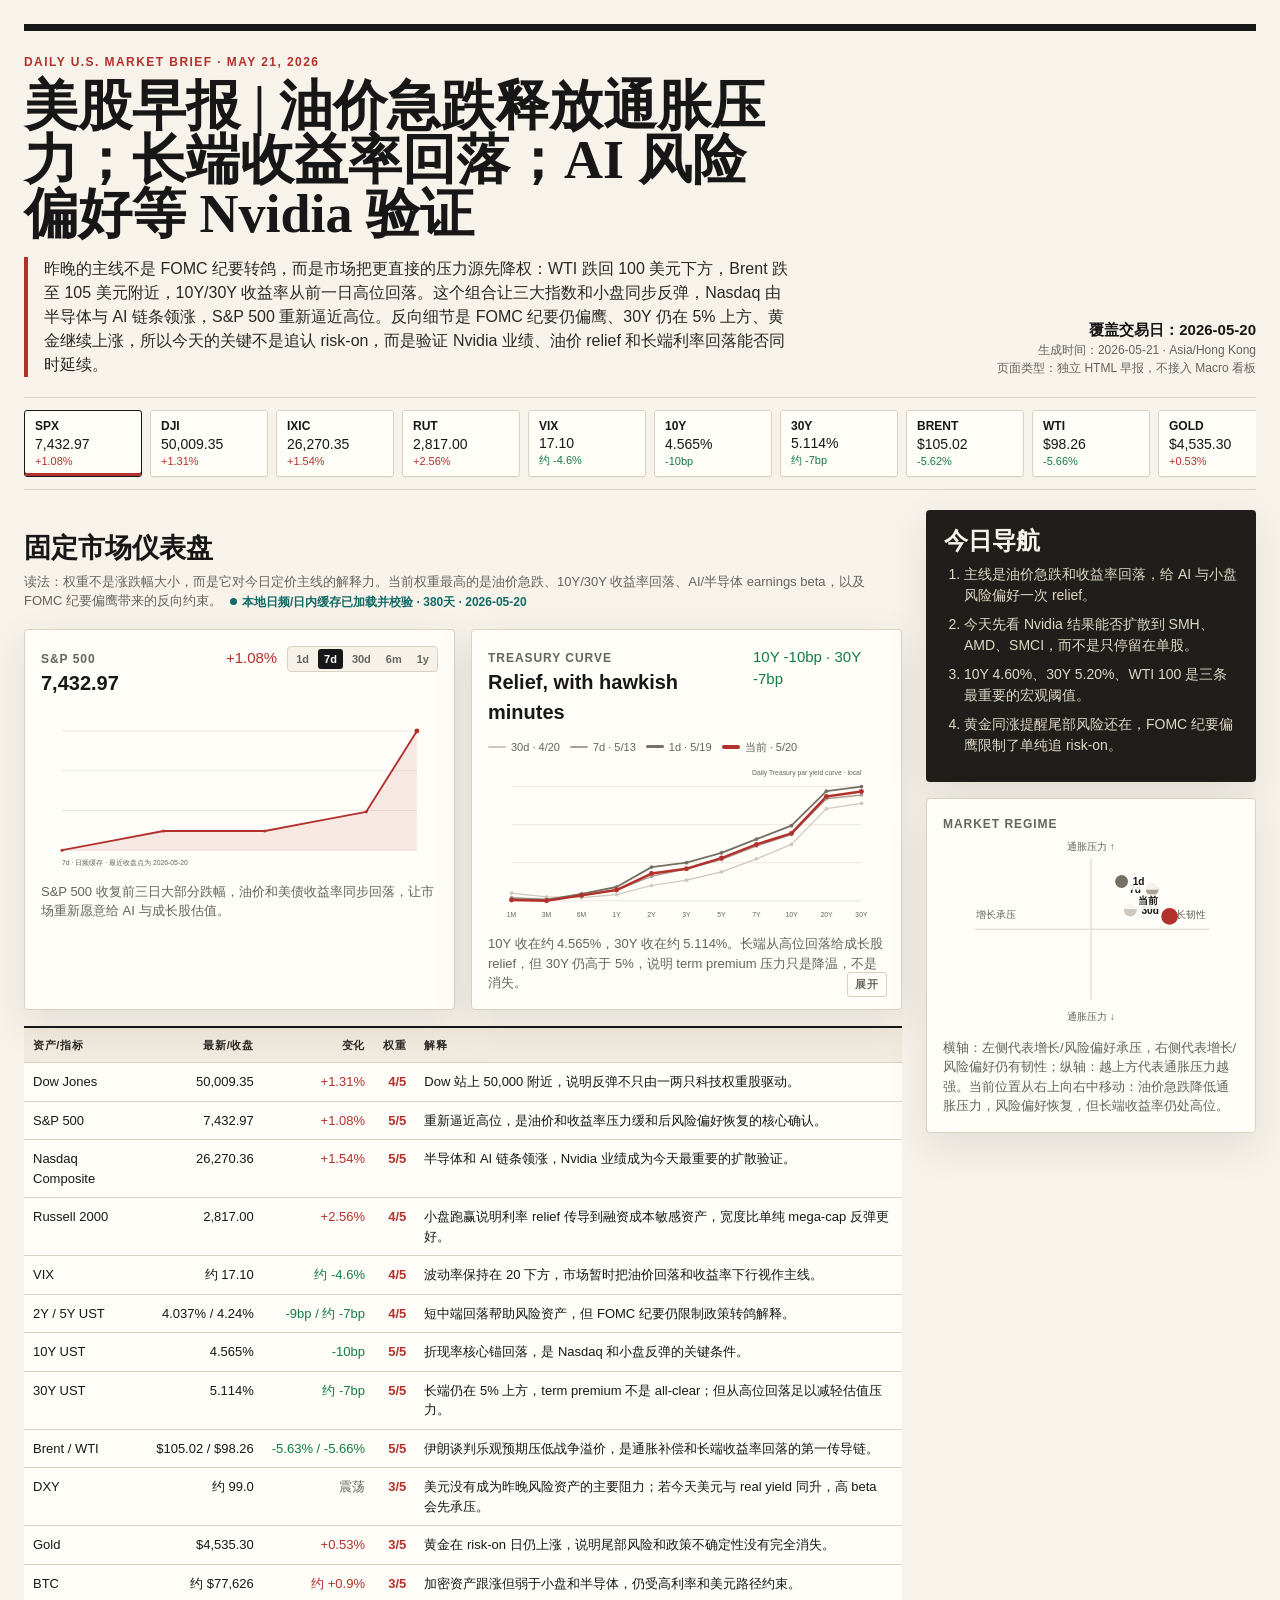
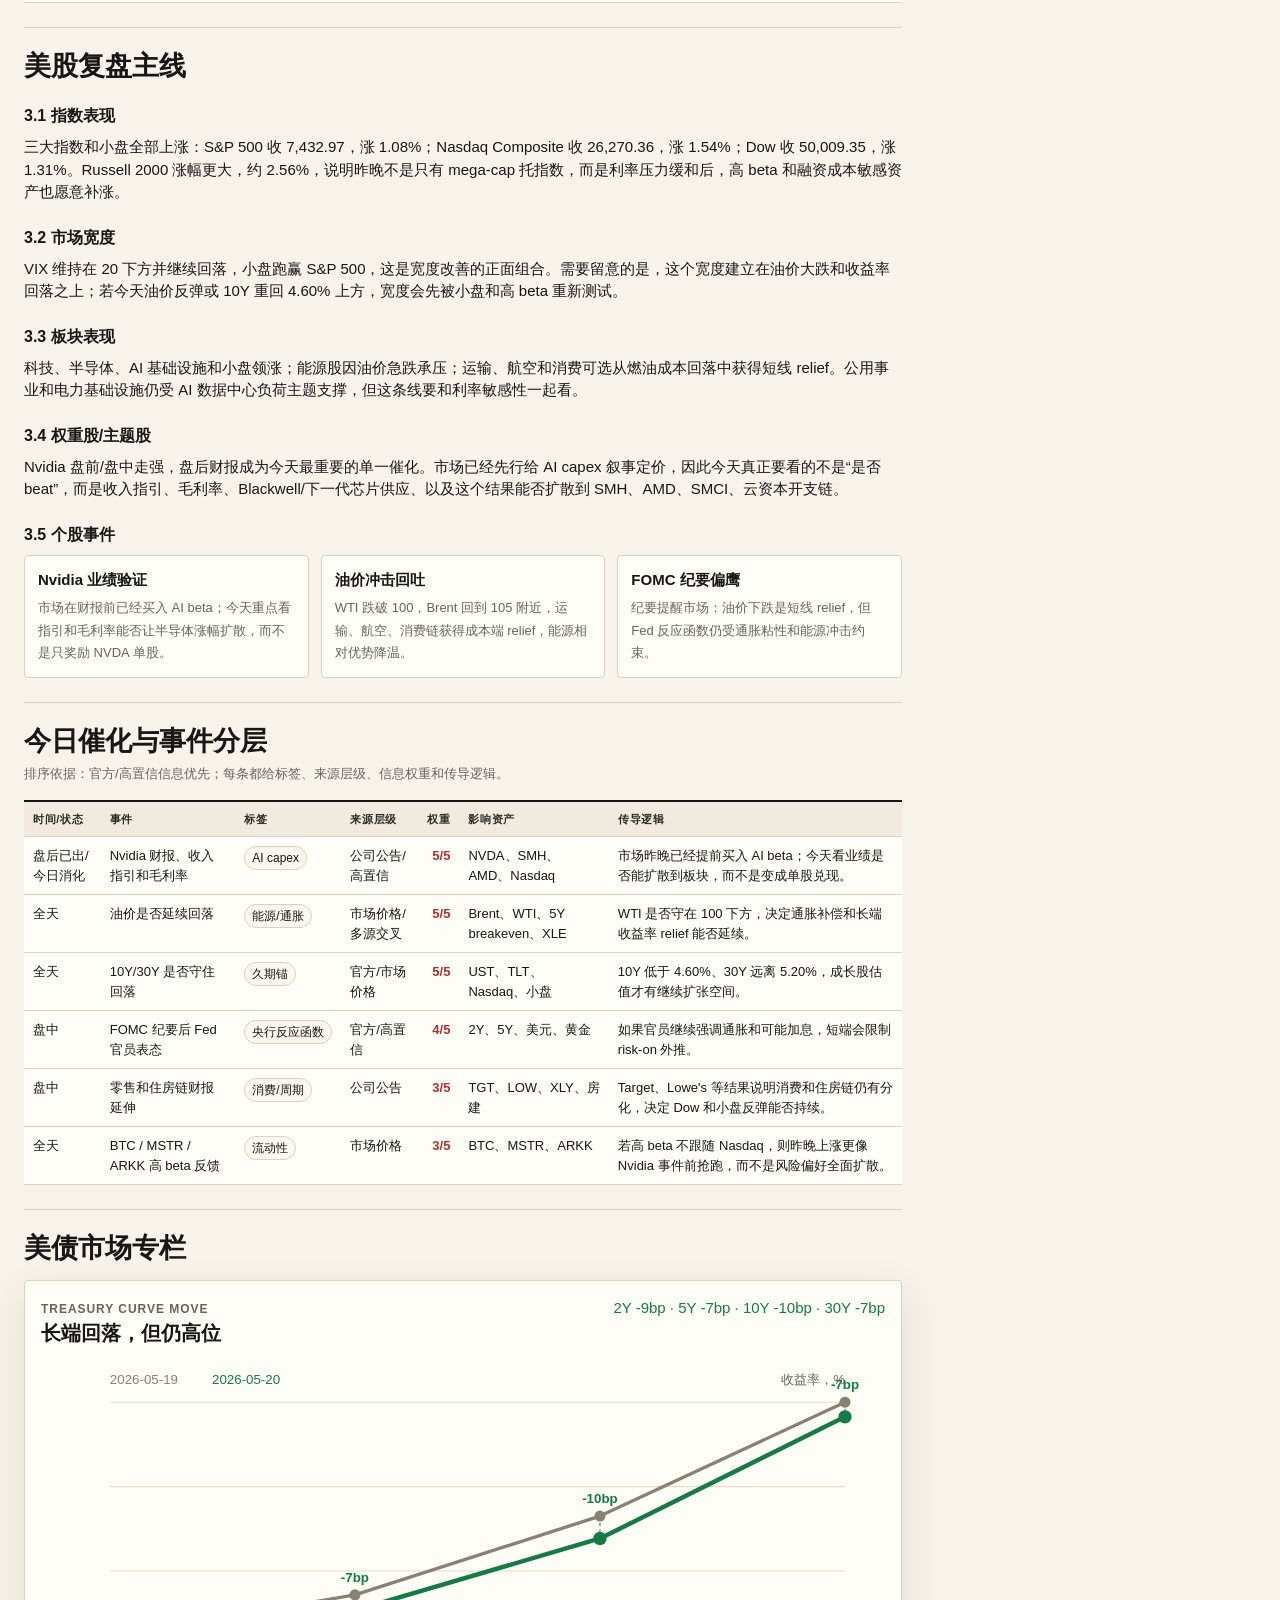
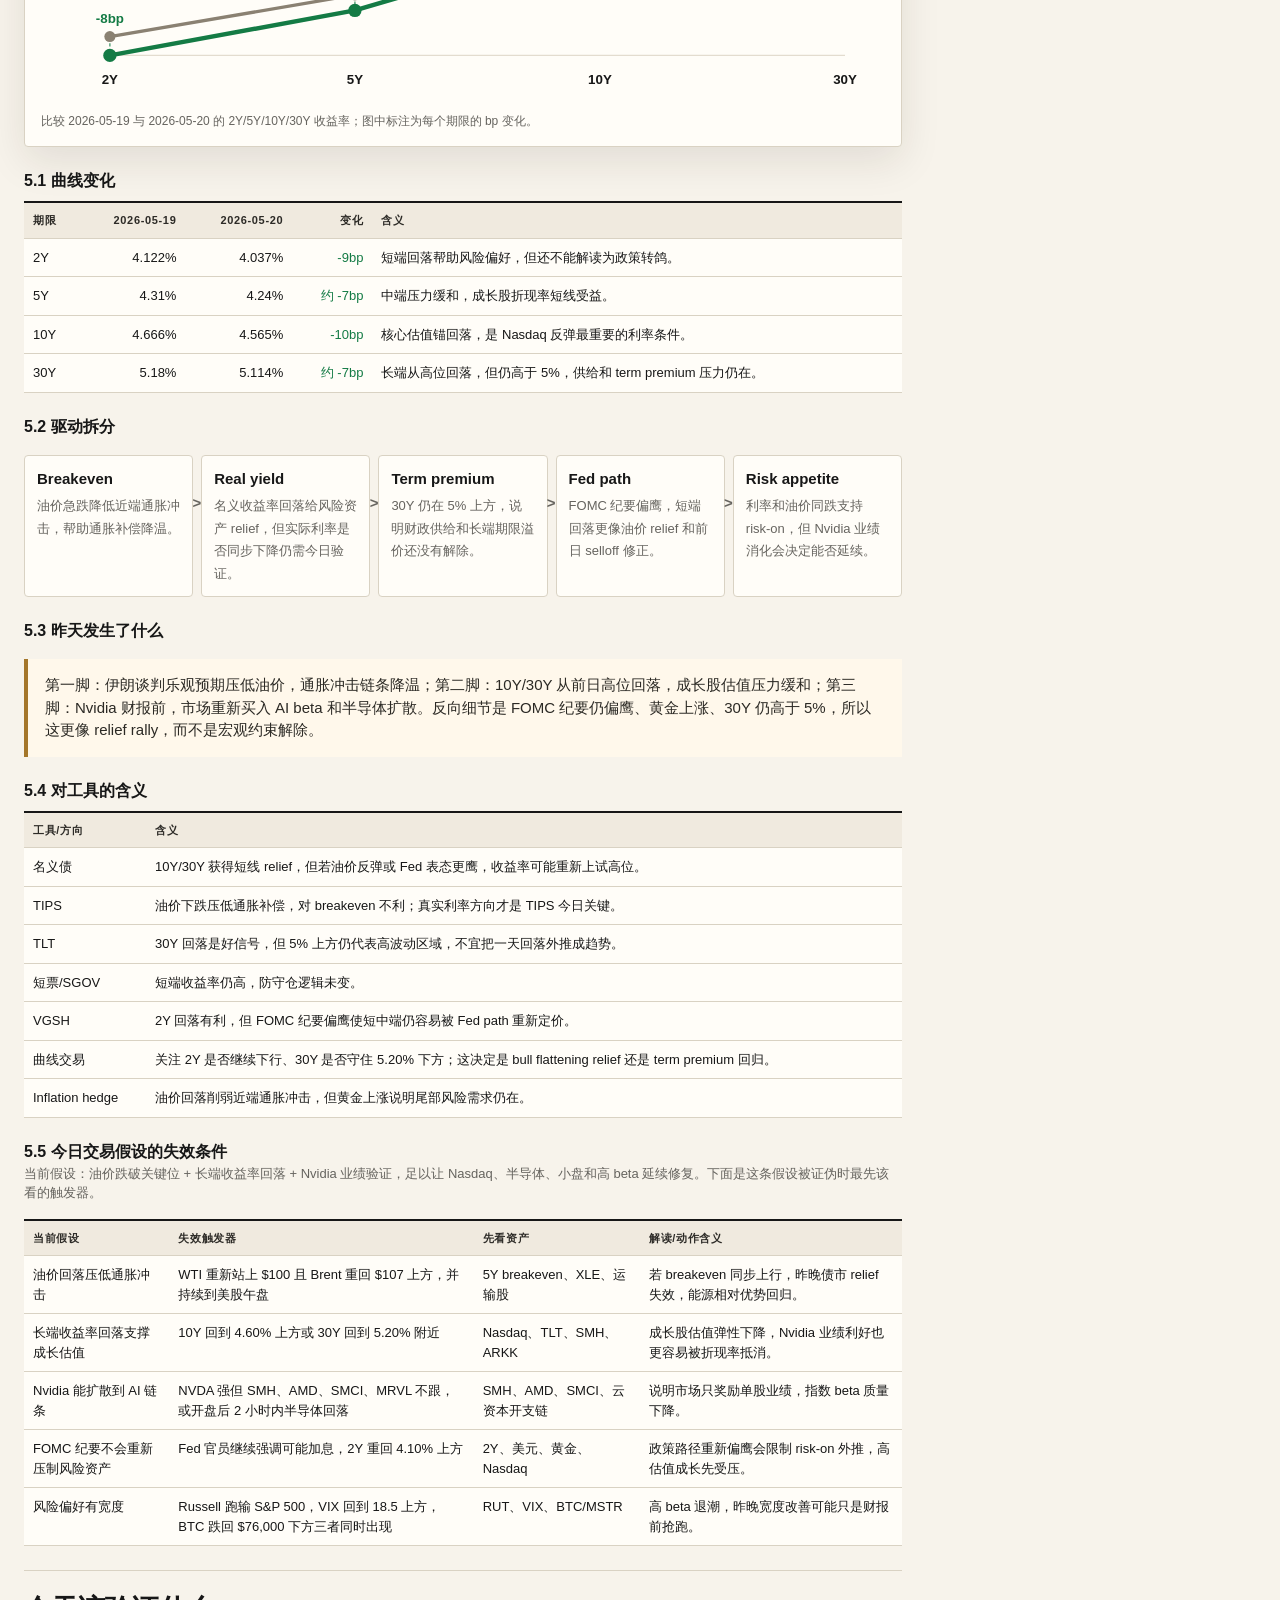
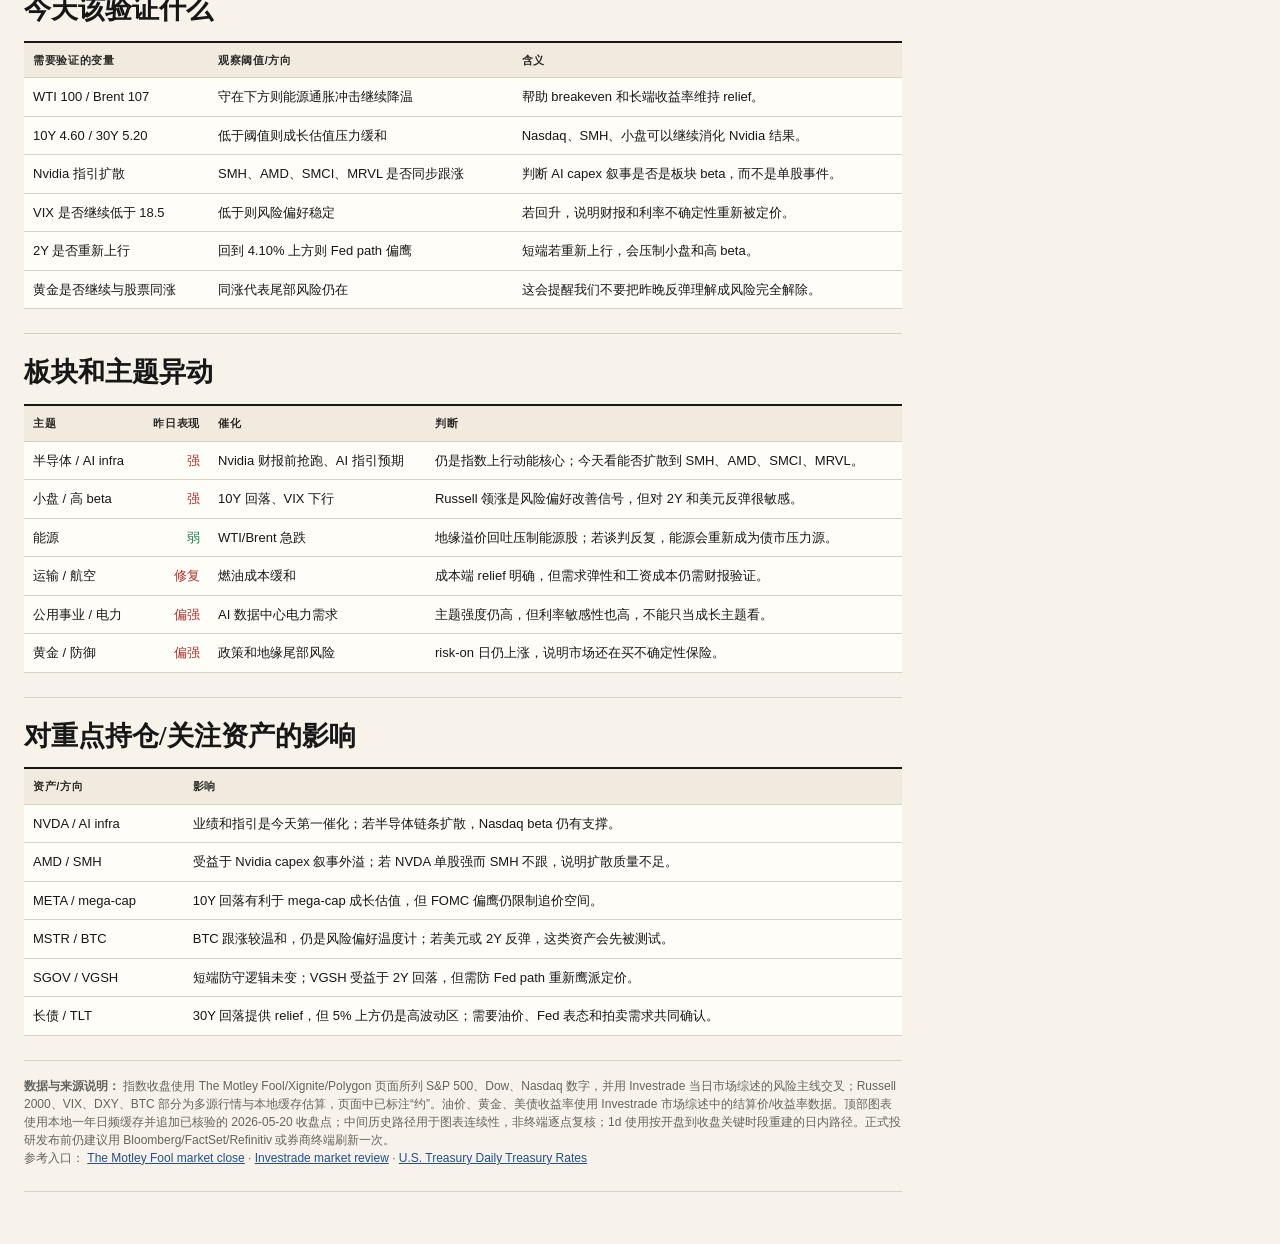
<file: morning_brief/2026-05-21_us_market_brief.html>
<!doctype html>
<html lang="zh-CN">
<head>
  <meta charset="utf-8">
  <meta name="viewport" content="width=device-width, initial-scale=1">
  <title>美股早报 | 2026-05-21</title>
  <style>
    :root {
      --ink: #171717;
      --muted: #66645f;
      --line: #d9d2c3;
      --paper: #f7f3eb;
      --panel: #fffdf8;
      --panel-2: #f0eadf;
      --accent: #b3312c;
      --accent-2: #126a65;
      --gold: #a4762a;
      --green: #147b45;
      --red: #b3312c;
      --blue: #244f8f;
      --shadow: 0 14px 40px rgba(37, 31, 21, .10);
      font-family: "Inter", "Segoe UI", "PingFang SC", "Microsoft YaHei", Arial, sans-serif;
    }

    * { box-sizing: border-box; }
    body {
      margin: 0;
      background: var(--paper);
      color: var(--ink);
      line-height: 1.5;
      font-size: 15px;
    }

    .page {
      max-width: 1280px;
      margin: 0 auto;
      padding: 24px 24px 52px;
    }

    header {
      border-top: 7px solid var(--ink);
      border-bottom: 1px solid var(--line);
      padding: 22px 0 20px;
      display: grid;
      grid-template-columns: 1.4fr .8fr;
      gap: 24px;
      align-items: end;
    }

    .kicker {
      font-size: 12px;
      text-transform: uppercase;
      letter-spacing: .12em;
      color: var(--accent);
      font-weight: 800;
      margin-bottom: 8px;
    }

    h1 {
      font-family: Georgia, "Times New Roman", serif;
      font-size: clamp(30px, 4.6vw, 54px);
      line-height: 1;
      margin: 0;
      letter-spacing: 0;
      max-width: 980px;
    }

    .deck {
      font-size: 16px;
      color: #2a2926;
      margin-top: 16px;
      max-width: 980px;
      border-left: 4px solid var(--accent);
      padding-left: 16px;
    }

    .meta {
      justify-self: end;
      text-align: right;
      color: var(--muted);
      font-size: 12px;
    }

    .meta strong {
      color: var(--ink);
      display: block;
      font-size: 15px;
    }

    .ticker-strip {
      position: sticky;
      top: 0;
      z-index: 20;
      display: flex;
      gap: 8px;
      overflow-x: auto;
      padding: 12px 0;
      background: rgba(247, 243, 235, .94);
      backdrop-filter: blur(10px);
      border-bottom: 1px solid var(--line);
    }

    .ticker {
      border: 1px solid var(--line);
      background: var(--panel);
      color: var(--ink);
      min-width: 118px;
      padding: 8px 10px;
      cursor: pointer;
      display: grid;
      gap: 2px;
      text-align: left;
      border-radius: 3px;
      box-shadow: 0 1px 0 rgba(0,0,0,.04);
    }

    .ticker.active {
      border-color: var(--ink);
      box-shadow: inset 0 -3px 0 var(--accent);
    }

    .ticker .sym { font-weight: 800; font-size: 12px; }
    .ticker .val { font-variant-numeric: tabular-nums; font-size: 14px; }
    .ticker .chg { font-variant-numeric: tabular-nums; font-size: 11px; }
    .up { color: var(--red); }
    .down { color: var(--green); }
    .flat { color: var(--muted); }

    main {
      display: grid;
      grid-template-columns: minmax(0, 1fr) 330px;
      gap: 24px;
      margin-top: 20px;
    }

    section {
      padding: 24px 0;
      border-bottom: 1px solid var(--line);
    }

    h2 {
      font-family: Georgia, "Times New Roman", serif;
      font-size: 27px;
      line-height: 1.1;
      margin: 0 0 16px;
      letter-spacing: 0;
    }

    h3 {
      margin: 22px 0 8px;
      font-size: 16px;
      letter-spacing: 0;
    }

    p { margin: 0 0 12px; }

    .section-note {
      color: var(--muted);
      font-size: 13px;
      margin-top: -8px;
      margin-bottom: 16px;
    }

    .lead-grid {
      display: grid;
      grid-template-columns: 1fr 1fr;
      gap: 16px;
      margin-top: 18px;
    }

    .chart-panel,
    .side-panel {
      background: var(--panel);
      border: 1px solid var(--line);
      border-radius: 4px;
      box-shadow: var(--shadow);
      padding: 16px;
      position: relative;
    }

    .chart-head {
      display: flex;
      align-items: baseline;
      justify-content: space-between;
      gap: 12px;
      margin-bottom: 12px;
    }

    .chart-actions {
      display: flex;
      align-items: center;
      justify-content: flex-end;
      gap: 10px;
      flex-wrap: wrap;
    }

    .range-control {
      display: flex;
      gap: 3px;
      border: 1px solid var(--line);
      background: #f7f2e9;
      padding: 2px;
      border-radius: 4px;
    }

    .range-btn {
      border: 0;
      background: transparent;
      color: var(--muted);
      cursor: pointer;
      font-size: 11px;
      font-weight: 800;
      padding: 4px 6px;
      border-radius: 3px;
    }

    .range-btn.active {
      background: var(--ink);
      color: #fffdf8;
    }

    .data-status {
      display: inline-flex;
      align-items: center;
      gap: 5px;
      margin-left: 8px;
      color: var(--accent-2);
      font-size: 12px;
      font-weight: 800;
    }

    .data-status::before {
      content: "";
      width: 7px;
      height: 7px;
      border-radius: 999px;
      background: var(--accent-2);
      display: inline-block;
    }

    .curve-panel {
      overflow: visible;
    }

    .curve-toggle {
      position: absolute;
      right: 14px;
      bottom: 12px;
      border: 1px solid var(--line);
      background: #fffdf8;
      color: var(--muted);
      cursor: pointer;
      border-radius: 3px;
      padding: 4px 7px;
      font-size: 11px;
      font-weight: 800;
      letter-spacing: .08em;
    }

    .curve-toggle:hover {
      border-color: var(--ink);
      color: var(--ink);
    }

    .curve-detail {
      border-top: 1px solid var(--line);
      display: none;
      margin-top: 14px;
      padding: 12px 0 18px;
      color: #2b2924;
      font-size: 13px;
    }

    .curve-panel.open .curve-detail { display: block; }

    .legend-row {
      display: flex;
      flex-wrap: wrap;
      gap: 10px;
      margin: 2px 0 8px;
      color: var(--muted);
      font-size: 11px;
    }

    .legend-item {
      display: inline-flex;
      align-items: center;
      gap: 5px;
      white-space: nowrap;
    }

    .legend-swatch {
      width: 18px;
      height: 3px;
      border-radius: 99px;
      display: inline-block;
    }

    .chart-caption {
      color: var(--muted);
      font-size: 12px;
      margin: 8px 0 0;
    }

    .bond-move-chart {
      margin: 4px 0 18px;
    }

    .chart-title {
      font-size: 12px;
      text-transform: uppercase;
      letter-spacing: .08em;
      color: var(--muted);
      font-weight: 800;
    }

    .chart-value {
      font-size: 20px;
      font-weight: 800;
      font-variant-numeric: tabular-nums;
    }

    svg { max-width: 100%; display: block; }

    table {
      width: 100%;
      border-collapse: collapse;
      background: var(--panel);
      border-top: 2px solid var(--ink);
      font-size: 13px;
    }

    th, td {
      border-bottom: 1px solid var(--line);
      padding: 9px 9px;
      vertical-align: top;
    }

    th {
      text-align: left;
      color: #2d2b27;
      background: var(--panel-2);
      font-size: 11px;
      text-transform: uppercase;
      letter-spacing: .06em;
    }

    td.num, th.num {
      text-align: right;
      font-variant-numeric: tabular-nums;
      white-space: nowrap;
    }

    .weight {
      font-weight: 800;
      color: var(--accent);
      white-space: nowrap;
    }

    .tag {
      display: inline-block;
      padding: 2px 7px;
      border: 1px solid var(--line);
      background: #fbf7ef;
      border-radius: 999px;
      font-size: 12px;
      white-space: nowrap;
    }

    .callout {
      margin: 16px 0;
      padding: 15px 17px;
      background: #fff8eb;
      border-left: 4px solid var(--gold);
      color: #2b2924;
    }

    .chain {
      display: grid;
      grid-template-columns: repeat(5, minmax(0, 1fr));
      gap: 8px;
      margin: 16px 0;
    }

    .chain div {
      background: var(--panel);
      border: 1px solid var(--line);
      border-radius: 4px;
      padding: 12px;
      min-height: 90px;
      position: relative;
    }

    .chain div::after {
      content: ">";
      position: absolute;
      right: -9px;
      top: 36px;
      color: var(--muted);
      font-weight: 800;
    }

    .chain div:last-child::after { content: ""; }
    .chain strong { display: block; margin-bottom: 4px; }
    .chain span { color: var(--muted); font-size: 13px; }

    .split {
      display: grid;
      grid-template-columns: 1fr 1fr;
      gap: 16px;
    }

    .cards {
      display: grid;
      grid-template-columns: repeat(3, minmax(0, 1fr));
      gap: 12px;
    }

    .mini-card {
      background: var(--panel);
      border: 1px solid var(--line);
      border-radius: 4px;
      padding: 13px;
    }

    .mini-card b { display: block; margin-bottom: 5px; }
    .mini-card span { color: var(--muted); font-size: 13px; }

    aside {
      position: sticky;
      top: 76px;
      align-self: start;
    }

    .brief-box {
      background: #1f1e1a;
      color: #f7f3eb;
      padding: 18px;
      border-radius: 4px;
      box-shadow: var(--shadow);
    }

    .brief-box h2 {
      color: #f7f3eb;
      font-size: 24px;
      margin-bottom: 10px;
    }

    .brief-box ol {
      margin: 0;
      padding-left: 20px;
      color: #e1d8c6;
      font-size: 14px;
    }

    .brief-box li { margin-bottom: 8px; }

    .source-list {
      font-size: 12px;
      color: var(--muted);
      padding-top: 16px;
    }

    .source-list a { color: var(--blue); }

    .mobile-only { display: none; }

    @media (max-width: 980px) {
      header, main, .lead-grid, .split {
        grid-template-columns: 1fr;
      }
      .meta {
        justify-self: start;
        text-align: left;
      }
      aside {
        position: static;
      }
      .chain, .cards {
        grid-template-columns: 1fr;
      }
      .chain div::after { content: ""; }
      table { font-size: 13px; }
      th, td { padding: 8px 7px; }
    }
  </style>
</head>
<body>
  <div class="page">
    <header>
      <div>
        <div class="kicker">Daily U.S. Market Brief · May 21, 2026</div>
        <h1>美股早报 | 油价急跌释放通胀压力；长端收益率回落；AI 风险偏好等 Nvidia 验证</h1>
        <div class="deck">
          昨晚的主线不是 FOMC 纪要转鸽，而是市场把更直接的压力源先降权：WTI 跌回 100 美元下方，Brent 跌至 105 美元附近，10Y/30Y 收益率从前一日高位回落。这个组合让三大指数和小盘同步反弹，Nasdaq 由半导体与 AI 链条领涨，S&P 500 重新逼近高位。反向细节是 FOMC 纪要仍偏鹰、30Y 仍在 5% 上方、黄金继续上涨，所以今天的关键不是追认 risk-on，而是验证 Nvidia 业绩、油价 relief 和长端利率回落能否同时延续。
        </div>
      </div>
      <div class="meta">
        <strong>覆盖交易日：2026-05-20</strong>
        生成时间：2026-05-21 · Asia/Hong Kong<br>
        页面类型：独立 HTML 早报，不接入 Macro 看板
      </div>
    </header>

    <nav class="ticker-strip" aria-label="interactive ticker strip" id="tickerStrip"></nav>

    <main>
      <div>
        <section id="dashboard">
          <h2>固定市场仪表盘</h2>
          <p class="section-note">读法：权重不是涨跌幅大小，而是它对今日定价主线的解释力。当前权重最高的是油价急跌、10Y/30Y 收益率回落、AI/半导体 earnings beta，以及 FOMC 纪要偏鹰带来的反向约束。<span class="data-status" id="dataStatus">数据校验中</span></p>
          <div class="lead-grid">
            <div class="chart-panel">
              <div class="chart-head">
                <div>
                  <div class="chart-title" id="activeName">S&P 500</div>
                  <div class="chart-value" id="activeValue">7,432.97</div>
                </div>
                <div class="chart-actions">
                  <div id="activeChange" class="up">+1.08%</div>
                  <div class="range-control" id="rangeControl" aria-label="ticker range"></div>
                </div>
              </div>
              <svg id="sparkChart" viewBox="0 0 640 260" role="img" aria-label="Selected ticker chart"></svg>
              <p id="activeNote" class="section-note" style="margin:10px 0 0;">S&P 500 收复前三日大部分跌幅，油价和美债收益率同步回落，让市场重新愿意给 AI 与成长股估值。</p>
            </div>
            <div class="chart-panel curve-panel" id="curvePanel">
              <button class="curve-toggle" id="curveToggle" type="button" aria-expanded="false">展开</button>
              <div class="chart-head">
                <div>
                  <div class="chart-title">Treasury Curve</div>
                  <div class="chart-value">Relief, with hawkish minutes</div>
                </div>
                <div class="down">10Y -10bp · 30Y -7bp</div>
              </div>
              <div class="legend-row" id="curveLegend"></div>
              <svg id="curveChart" viewBox="0 0 640 260" role="img" aria-label="Treasury yield curve"></svg>
              <p class="section-note" style="margin:10px 0 0;">10Y 收在约 4.565%，30Y 收在约 5.114%。长端从高位回落给成长股 relief，但 30Y 仍高于 5%，说明 term premium 压力只是降温，不是消失。</p>
              <div class="curve-detail">
                <p><strong>为什么不是简单转鸽：</strong>FOMC 纪要显示政策制定者仍担心通胀和能源冲击，市场还在给更高利率路径定价。昨晚债券反弹更多来自油价回落和前一日过度 selloff 后的修复。</p>
                <p>曲线形态上，2Y 从约 4.122% 回落到 4.037%，10Y 从 4.666% 回落到 4.565%，30Y 从 5.18% 回落到 5.114%。今天要看 10Y 是否守住 4.60% 下方，以及 30Y 是否继续远离 5.20% 区域。</p>
              </div>
            </div>
          </div>

          <table style="margin-top:16px;">
            <thead><tr><th>资产/指标</th><th class="num">最新/收盘</th><th class="num">变化</th><th class="num">权重</th><th>解释</th></tr></thead>
            <tbody>
              <tr><td>Dow Jones</td><td class="num">50,009.35</td><td class="num up">+1.31%</td><td class="num weight">4/5</td><td>Dow 站上 50,000 附近，说明反弹不只由一两只科技权重股驱动。</td></tr>
              <tr><td>S&P 500</td><td class="num">7,432.97</td><td class="num up">+1.08%</td><td class="num weight">5/5</td><td>重新逼近高位，是油价和收益率压力缓和后风险偏好恢复的核心确认。</td></tr>
              <tr><td>Nasdaq Composite</td><td class="num">26,270.36</td><td class="num up">+1.54%</td><td class="num weight">5/5</td><td>半导体和 AI 链条领涨，Nvidia 业绩成为今天最重要的扩散验证。</td></tr>
              <tr><td>Russell 2000</td><td class="num">2,817.00</td><td class="num up">+2.56%</td><td class="num weight">4/5</td><td>小盘跑赢说明利率 relief 传导到融资成本敏感资产，宽度比单纯 mega-cap 反弹更好。</td></tr>
              <tr><td>VIX</td><td class="num">约 17.10</td><td class="num down">约 -4.6%</td><td class="num weight">4/5</td><td>波动率保持在 20 下方，市场暂时把油价回落和收益率下行视作主线。</td></tr>
              <tr><td>2Y / 5Y UST</td><td class="num">4.037% / 4.24%</td><td class="num down">-9bp / 约 -7bp</td><td class="num weight">4/5</td><td>短中端回落帮助风险资产，但 FOMC 纪要仍限制政策转鸽解释。</td></tr>
              <tr><td>10Y UST</td><td class="num">4.565%</td><td class="num down">-10bp</td><td class="num weight">5/5</td><td>折现率核心锚回落，是 Nasdaq 和小盘反弹的关键条件。</td></tr>
              <tr><td>30Y UST</td><td class="num">5.114%</td><td class="num down">约 -7bp</td><td class="num weight">5/5</td><td>长端仍在 5% 上方，term premium 不是 all-clear；但从高位回落足以减轻估值压力。</td></tr>
              <tr><td>Brent / WTI</td><td class="num">$105.02 / $98.26</td><td class="num down">-5.63% / -5.66%</td><td class="num weight">5/5</td><td>伊朗谈判乐观预期压低战争溢价，是通胀补偿和长端收益率回落的第一传导链。</td></tr>
              <tr><td>DXY</td><td class="num">约 99.0</td><td class="num flat">震荡</td><td class="num weight">3/5</td><td>美元没有成为昨晚风险资产的主要阻力；若今天美元与 real yield 同升，高 beta 会先承压。</td></tr>
              <tr><td>Gold</td><td class="num">$4,535.30</td><td class="num up">+0.53%</td><td class="num weight">3/5</td><td>黄金在 risk-on 日仍上涨，说明尾部风险和政策不确定性没有完全消失。</td></tr>
              <tr><td>BTC</td><td class="num">约 $77,626</td><td class="num up">约 +0.9%</td><td class="num weight">3/5</td><td>加密资产跟涨但弱于小盘和半导体，仍受高利率和美元路径约束。</td></tr>
            </tbody>
          </table>
        </section>

        <section id="equity-review">
          <h2>美股复盘主线</h2>
          <h3>3.1 指数表现</h3>
          <p>三大指数和小盘全部上涨：S&P 500 收 7,432.97，涨 1.08%；Nasdaq Composite 收 26,270.36，涨 1.54%；Dow 收 50,009.35，涨 1.31%。Russell 2000 涨幅更大，约 2.56%，说明昨晚不是只有 mega-cap 托指数，而是利率压力缓和后，高 beta 和融资成本敏感资产也愿意补涨。</p>
          <h3>3.2 市场宽度</h3>
          <p>VIX 维持在 20 下方并继续回落，小盘跑赢 S&P 500，这是宽度改善的正面组合。需要留意的是，这个宽度建立在油价大跌和收益率回落之上；若今天油价反弹或 10Y 重回 4.60% 上方，宽度会先被小盘和高 beta 重新测试。</p>
          <h3>3.3 板块表现</h3>
          <p>科技、半导体、AI 基础设施和小盘领涨；能源股因油价急跌承压；运输、航空和消费可选从燃油成本回落中获得短线 relief。公用事业和电力基础设施仍受 AI 数据中心负荷主题支撑，但这条线要和利率敏感性一起看。</p>
          <h3>3.4 权重股/主题股</h3>
          <p>Nvidia 盘前/盘中走强，盘后财报成为今天最重要的单一催化。市场已经先行给 AI capex 叙事定价，因此今天真正要看的不是“是否 beat”，而是收入指引、毛利率、Blackwell/下一代芯片供应、以及这个结果能否扩散到 SMH、AMD、SMCI、云资本开支链。</p>
          <h3>3.5 个股事件</h3>
          <div class="cards">
            <div class="mini-card"><b>Nvidia 业绩验证</b><span>市场在财报前已经买入 AI beta；今天重点看指引和毛利率能否让半导体涨幅扩散，而不是只奖励 NVDA 单股。</span></div>
            <div class="mini-card"><b>油价冲击回吐</b><span>WTI 跌破 100，Brent 回到 105 附近，运输、航空、消费链获得成本端 relief，能源相对优势降温。</span></div>
            <div class="mini-card"><b>FOMC 纪要偏鹰</b><span>纪要提醒市场：油价下跌是短线 relief，但 Fed 反应函数仍受通胀粘性和能源冲击约束。</span></div>
          </div>
        </section>

        <section id="catalysts">
          <h2>今日催化与事件分层</h2>
          <p class="section-note">排序依据：官方/高置信信息优先；每条都给标签、来源层级、信息权重和传导逻辑。</p>
          <table>
            <thead><tr><th>时间/状态</th><th>事件</th><th>标签</th><th>来源层级</th><th class="num">权重</th><th>影响资产</th><th>传导逻辑</th></tr></thead>
            <tbody>
              <tr><td>盘后已出/今日消化</td><td>Nvidia 财报、收入指引和毛利率</td><td><span class="tag">AI capex</span></td><td>公司公告/高置信</td><td class="num weight">5/5</td><td>NVDA、SMH、AMD、Nasdaq</td><td>市场昨晚已经提前买入 AI beta；今天看业绩是否能扩散到板块，而不是变成单股兑现。</td></tr>
              <tr><td>全天</td><td>油价是否延续回落</td><td><span class="tag">能源/通胀</span></td><td>市场价格/多源交叉</td><td class="num weight">5/5</td><td>Brent、WTI、5Y breakeven、XLE</td><td>WTI 是否守在 100 下方，决定通胀补偿和长端收益率 relief 能否延续。</td></tr>
              <tr><td>全天</td><td>10Y/30Y 是否守住回落</td><td><span class="tag">久期锚</span></td><td>官方/市场价格</td><td class="num weight">5/5</td><td>UST、TLT、Nasdaq、小盘</td><td>10Y 低于 4.60%、30Y 远离 5.20%，成长股估值才有继续扩张空间。</td></tr>
              <tr><td>盘中</td><td>FOMC 纪要后 Fed 官员表态</td><td><span class="tag">央行反应函数</span></td><td>官方/高置信</td><td class="num weight">4/5</td><td>2Y、5Y、美元、黄金</td><td>如果官员继续强调通胀和可能加息，短端会限制 risk-on 外推。</td></tr>
              <tr><td>盘中</td><td>零售和住房链财报延伸</td><td><span class="tag">消费/周期</span></td><td>公司公告</td><td class="num weight">3/5</td><td>TGT、LOW、XLY、房建</td><td>Target、Lowe's 等结果说明消费和住房链仍有分化，决定 Dow 和小盘反弹能否持续。</td></tr>
              <tr><td>全天</td><td>BTC / MSTR / ARKK 高 beta 反馈</td><td><span class="tag">流动性</span></td><td>市场价格</td><td class="num weight">3/5</td><td>BTC、MSTR、ARKK</td><td>若高 beta 不跟随 Nasdaq，则昨晚上涨更像 Nvidia 事件前抢跑，而不是风险偏好全面扩散。</td></tr>
            </tbody>
          </table>
        </section>

        <section id="bonds">
          <h2>美债市场专栏</h2>
          <div class="chart-panel bond-move-chart">
            <div class="chart-head"><div><div class="chart-title">Treasury Curve Move</div><div class="chart-value">长端回落，但仍高位</div></div><div class="down">2Y -9bp · 5Y -7bp · 10Y -10bp · 30Y -7bp</div></div>
            <svg id="bondMoveChart" viewBox="0 0 760 310" role="img" aria-label="Treasury 2Y 5Y 10Y 30Y curve move"></svg>
            <p class="chart-caption">比较 2026-05-19 与 2026-05-20 的 2Y/5Y/10Y/30Y 收益率；图中标注为每个期限的 bp 变化。</p>
          </div>
          <h3>5.1 曲线变化</h3>
          <table><thead><tr><th>期限</th><th class="num">2026-05-19</th><th class="num">2026-05-20</th><th class="num">变化</th><th>含义</th></tr></thead><tbody>
            <tr><td>2Y</td><td class="num">4.122%</td><td class="num">4.037%</td><td class="num down">-9bp</td><td>短端回落帮助风险偏好，但还不能解读为政策转鸽。</td></tr>
            <tr><td>5Y</td><td class="num">4.31%</td><td class="num">4.24%</td><td class="num down">约 -7bp</td><td>中端压力缓和，成长股折现率短线受益。</td></tr>
            <tr><td>10Y</td><td class="num">4.666%</td><td class="num">4.565%</td><td class="num down">-10bp</td><td>核心估值锚回落，是 Nasdaq 反弹最重要的利率条件。</td></tr>
            <tr><td>30Y</td><td class="num">5.18%</td><td class="num">5.114%</td><td class="num down">约 -7bp</td><td>长端从高位回落，但仍高于 5%，供给和 term premium 压力仍在。</td></tr>
          </tbody></table>
          <h3>5.2 驱动拆分</h3>
          <div class="chain">
            <div><strong>Breakeven</strong><span>油价急跌降低近端通胀冲击，帮助通胀补偿降温。</span></div>
            <div><strong>Real yield</strong><span>名义收益率回落给风险资产 relief，但实际利率是否同步下降仍需今日验证。</span></div>
            <div><strong>Term premium</strong><span>30Y 仍在 5% 上方，说明财政供给和长端期限溢价还没有解除。</span></div>
            <div><strong>Fed path</strong><span>FOMC 纪要偏鹰，短端回落更像油价 relief 和前日 selloff 修正。</span></div>
            <div><strong>Risk appetite</strong><span>利率和油价同跌支持 risk-on，但 Nvidia 业绩消化会决定能否延续。</span></div>
          </div>
          <h3>5.3 昨天发生了什么</h3>
          <div class="callout">第一脚：伊朗谈判乐观预期压低油价，通胀冲击链条降温；第二脚：10Y/30Y 从前日高位回落，成长股估值压力缓和；第三脚：Nvidia 财报前，市场重新买入 AI beta 和半导体扩散。反向细节是 FOMC 纪要仍偏鹰、黄金上涨、30Y 仍高于 5%，所以这更像 relief rally，而不是宏观约束解除。</div>
          <h3>5.4 对工具的含义</h3>
          <table><thead><tr><th>工具/方向</th><th>含义</th></tr></thead><tbody>
            <tr><td>名义债</td><td>10Y/30Y 获得短线 relief，但若油价反弹或 Fed 表态更鹰，收益率可能重新上试高位。</td></tr>
            <tr><td>TIPS</td><td>油价下跌压低通胀补偿，对 breakeven 不利；真实利率方向才是 TIPS 今日关键。</td></tr>
            <tr><td>TLT</td><td>30Y 回落是好信号，但 5% 上方仍代表高波动区域，不宜把一天回落外推成趋势。</td></tr>
            <tr><td>短票/SGOV</td><td>短端收益率仍高，防守仓逻辑未变。</td></tr>
            <tr><td>VGSH</td><td>2Y 回落有利，但 FOMC 纪要偏鹰使短中端仍容易被 Fed path 重新定价。</td></tr>
            <tr><td>曲线交易</td><td>关注 2Y 是否继续下行、30Y 是否守住 5.20% 下方；这决定是 bull flattening relief 还是 term premium 回归。</td></tr>
            <tr><td>Inflation hedge</td><td>油价回落削弱近端通胀冲击，但黄金上涨说明尾部风险需求仍在。</td></tr>
          </tbody></table>
          <h3>5.5 今日交易假设的失效条件</h3>
          <p class="section-note">当前假设：油价跌破关键位 + 长端收益率回落 + Nvidia 业绩验证，足以让 Nasdaq、半导体、小盘和高 beta 延续修复。下面是这条假设被证伪时最先该看的触发器。</p>
          <table><thead><tr><th>当前假设</th><th>失效触发器</th><th>先看资产</th><th>解读/动作含义</th></tr></thead><tbody>
            <tr><td>油价回落压低通胀冲击</td><td>WTI 重新站上 $100 且 Brent 重回 $107 上方，并持续到美股午盘</td><td>5Y breakeven、XLE、运输股</td><td>若 breakeven 同步上行，昨晚债市 relief 失效，能源相对优势回归。</td></tr>
            <tr><td>长端收益率回落支撑成长估值</td><td>10Y 回到 4.60% 上方或 30Y 回到 5.20% 附近</td><td>Nasdaq、TLT、SMH、ARKK</td><td>成长股估值弹性下降，Nvidia 业绩利好也更容易被折现率抵消。</td></tr>
            <tr><td>Nvidia 能扩散到 AI 链条</td><td>NVDA 强但 SMH、AMD、SMCI、MRVL 不跟，或开盘后 2 小时内半导体回落</td><td>SMH、AMD、SMCI、云资本开支链</td><td>说明市场只奖励单股业绩，指数 beta 质量下降。</td></tr>
            <tr><td>FOMC 纪要不会重新压制风险资产</td><td>Fed 官员继续强调可能加息，2Y 重回 4.10% 上方</td><td>2Y、美元、黄金、Nasdaq</td><td>政策路径重新偏鹰会限制 risk-on 外推，高估值成长先受压。</td></tr>
            <tr><td>风险偏好有宽度</td><td>Russell 跑输 S&P 500，VIX 回到 18.5 上方，BTC 跌回 $76,000 下方三者同时出现</td><td>RUT、VIX、BTC/MSTR</td><td>高 beta 退潮，昨晚宽度改善可能只是财报前抢跑。</td></tr>
          </tbody></table>
        </section>

        <section id="verify">
          <h2>今天该验证什么</h2>
          <table><thead><tr><th>需要验证的变量</th><th>观察阈值/方向</th><th>含义</th></tr></thead><tbody>
            <tr><td>WTI 100 / Brent 107</td><td>守在下方则能源通胀冲击继续降温</td><td>帮助 breakeven 和长端收益率维持 relief。</td></tr>
            <tr><td>10Y 4.60 / 30Y 5.20</td><td>低于阈值则成长估值压力缓和</td><td>Nasdaq、SMH、小盘可以继续消化 Nvidia 结果。</td></tr>
            <tr><td>Nvidia 指引扩散</td><td>SMH、AMD、SMCI、MRVL 是否同步跟涨</td><td>判断 AI capex 叙事是否是板块 beta，而不是单股事件。</td></tr>
            <tr><td>VIX 是否继续低于 18.5</td><td>低于则风险偏好稳定</td><td>若回升，说明财报和利率不确定性重新被定价。</td></tr>
            <tr><td>2Y 是否重新上行</td><td>回到 4.10% 上方则 Fed path 偏鹰</td><td>短端若重新上行，会压制小盘和高 beta。</td></tr>
            <tr><td>黄金是否继续与股票同涨</td><td>同涨代表尾部风险仍在</td><td>这会提醒我们不要把昨晚反弹理解成风险完全解除。</td></tr>
          </tbody></table>
        </section>

        <section id="themes">
          <h2>板块和主题异动</h2>
          <table><thead><tr><th>主题</th><th class="num">昨日表现</th><th>催化</th><th>判断</th></tr></thead><tbody>
            <tr><td>半导体 / AI infra</td><td class="num up">强</td><td>Nvidia 财报前抢跑、AI 指引预期</td><td>仍是指数上行动能核心；今天看能否扩散到 SMH、AMD、SMCI、MRVL。</td></tr>
            <tr><td>小盘 / 高 beta</td><td class="num up">强</td><td>10Y 回落、VIX 下行</td><td>Russell 领涨是风险偏好改善信号，但对 2Y 和美元反弹很敏感。</td></tr>
            <tr><td>能源</td><td class="num down">弱</td><td>WTI/Brent 急跌</td><td>地缘溢价回吐压制能源股；若谈判反复，能源会重新成为债市压力源。</td></tr>
            <tr><td>运输 / 航空</td><td class="num up">修复</td><td>燃油成本缓和</td><td>成本端 relief 明确，但需求弹性和工资成本仍需财报验证。</td></tr>
            <tr><td>公用事业 / 电力</td><td class="num up">偏强</td><td>AI 数据中心电力需求</td><td>主题强度仍高，但利率敏感性也高，不能只当成长主题看。</td></tr>
            <tr><td>黄金 / 防御</td><td class="num up">偏强</td><td>政策和地缘尾部风险</td><td>risk-on 日仍上涨，说明市场还在买不确定性保险。</td></tr>
          </tbody></table>
        </section>

        <section id="portfolio">
          <h2>对重点持仓/关注资产的影响</h2>
          <table><thead><tr><th>资产/方向</th><th>影响</th></tr></thead><tbody>
            <tr><td>NVDA / AI infra</td><td>业绩和指引是今天第一催化；若半导体链条扩散，Nasdaq beta 仍有支撑。</td></tr>
            <tr><td>AMD / SMH</td><td>受益于 Nvidia capex 叙事外溢；若 NVDA 单股强而 SMH 不跟，说明扩散质量不足。</td></tr>
            <tr><td>META / mega-cap</td><td>10Y 回落有利于 mega-cap 成长估值，但 FOMC 偏鹰仍限制追价空间。</td></tr>
            <tr><td>MSTR / BTC</td><td>BTC 跟涨较温和，仍是风险偏好温度计；若美元或 2Y 反弹，这类资产会先被测试。</td></tr>
            <tr><td>SGOV / VGSH</td><td>短端防守逻辑未变；VGSH 受益于 2Y 回落，但需防 Fed path 重新鹰派定价。</td></tr>
            <tr><td>长债 / TLT</td><td>30Y 回落提供 relief，但 5% 上方仍是高波动区；需要油价、Fed 表态和拍卖需求共同确认。</td></tr>
          </tbody></table>
        </section>

        <section class="source-list">
          <strong>数据与来源说明：</strong>
          指数收盘使用 The Motley Fool/Xignite/Polygon 页面所列 S&P 500、Dow、Nasdaq 数字，并用 Investrade 当日市场综述的风险主线交叉；Russell 2000、VIX、DXY、BTC 部分为多源行情与本地缓存估算，页面中已标注“约”。油价、黄金、美债收益率使用 Investrade 市场综述中的结算价/收益率数据。顶部图表使用本地一年日频缓存并追加已核验的 2026-05-20 收盘点；中间历史路径用于图表连续性，非终端逐点复核；1d 使用按开盘到收盘关键时段重建的日内路径。正式投研发布前仍建议用 Bloomberg/FactSet/Refinitiv 或券商终端刷新一次。
          <br>
          参考入口：
          <a href="https://www.fool.com/coverage/stock-market-today/2026/05/20/stock-market-today-may-20-nvidia-climbs-ahead-of-earnings-as-investors-await-ai-guidance/">The Motley Fool market close</a> ·
          <a href="https://investrade.com/market-review-may-20-2026/">Investrade market review</a> ·
          <a href="https://home.treasury.gov/resource-center/data-chart-center/interest-rates/TextView?field_tdr_date_value=2026&type=daily_treasury_yield_curve">U.S. Treasury Daily Treasury Rates</a>
        </section>
      </div>

      <aside>
        <div class="brief-box">
          <h2>今日导航</h2>
          <ol>
            <li>主线是油价急跌和收益率回落，给 AI 与小盘风险偏好一次 relief。</li>
            <li>今天先看 Nvidia 结果能否扩散到 SMH、AMD、SMCI，而不是只停留在单股。</li>
            <li>10Y 4.60%、30Y 5.20%、WTI 100 是三条最重要的宏观阈值。</li>
            <li>黄金同涨提醒尾部风险还在，FOMC 纪要偏鹰限制了单纯追 risk-on。</li>
          </ol>
        </div>
        <div class="side-panel" style="margin-top:16px;">
          <div class="chart-title">Market Regime</div>
          <svg id="regimeChart" viewBox="0 0 320 210" role="img" aria-label="regime map"></svg>
          <p class="section-note" style="margin:10px 0 0;">横轴：左侧代表增长/风险偏好承压，右侧代表增长/风险偏好仍有韧性；纵轴：越上方代表通胀压力越强。当前位置从右上向右中移动：油价急跌降低通胀压力，风险偏好恢复，但长端收益率仍处高位。</p>
        </div>
      </aside>
    </main>
  </div>

  <script src="data/2026-05-21_market_data.js?v=20260521-us-close"></script>
  <script>
    const DATA = window.MORNING_BRIEF_DATA;
    let activeTickerIndex = 0;
    let activeRange = "7d";
    const strip = document.getElementById("tickerStrip");

    function validateData(data) {
      if (!data || !Array.isArray(data.tickers) || !data.tickers.length) throw new Error("ticker data missing");
      if (!Array.isArray(data.ranges) || !data.ranges.includes("1d")) throw new Error("range data missing");
      data.tickers.forEach(t => {
        data.ranges.forEach(range => {
          if (!Array.isArray(t.ranges?.[range]) || t.ranges[range].length < 2) {
            throw new Error(`${t.sym} ${range} series invalid`);
          }
          t.ranges[range].forEach(value => {
            if (!Number.isFinite(value)) throw new Error(`${t.sym} ${range} contains non numeric value`);
          });
        });
        if (!Array.isArray(t.history) || t.history.length < 250) {
          throw new Error(`${t.sym} daily history missing`);
        }
        t.history.forEach(point => {
          if (!point.date || !Number.isFinite(point.value)) throw new Error(`${t.sym} daily history invalid`);
        });
        if (!Array.isArray(t.intraday) || t.intraday.length < 2) {
          throw new Error(`${t.sym} intraday data missing`);
        }
        t.intraday.forEach(point => {
          if (!point.time || !Number.isFinite(point.value)) throw new Error(`${t.sym} intraday data invalid`);
        });
      });
      if (!data.treasury?.labels?.length || !Array.isArray(data.treasury.curves)) throw new Error("treasury data missing");
      data.treasury.curves.forEach(curve => {
        if (curve.values.length !== data.treasury.labels.length) throw new Error(`${curve.label} curve length mismatch`);
      });
      if (!Array.isArray(data.regime) || data.regime.length < 4) throw new Error("regime data missing");
    }

    function setStatus(text, ok = true) {
      const status = document.getElementById("dataStatus");
      status.textContent = text;
      status.style.color = ok ? "var(--accent-2)" : "var(--red)";
    }

    function marketClass(direction) {
      if (direction === "up") return "up";
      if (direction === "down") return "down";
      return "flat";
    }

    function marketColor(direction) {
      if (direction === "up") return "#b3312c";
      if (direction === "down") return "#147b45";
      return "#66645f";
    }

    try {
      validateData(DATA);
      const days = Math.min(...DATA.tickers.map(t => t.history.length));
      setStatus(`本地日频/日内缓存已加载并校验 · ${days}天 · ${DATA.asOf}`);
    } catch (error) {
      setStatus(`数据校验失败：${error.message}`, false);
      throw error;
    }

    DATA.tickers.forEach((t, index) => {
      const button = document.createElement("button");
      button.className = "ticker" + (index === activeTickerIndex ? " active" : "");
      button.innerHTML = `<span class="sym">${t.sym}</span><span class="val">${t.value}</span><span class="chg ${marketClass(t.direction)}">${t.change}</span>`;
      button.addEventListener("click", () => selectTicker(index));
      strip.appendChild(button);
    });

    const rangeControl = document.getElementById("rangeControl");
    DATA.ranges.forEach(range => {
      const button = document.createElement("button");
      button.className = "range-btn" + (range === activeRange ? " active" : "");
      button.textContent = range;
      button.addEventListener("click", event => {
        event.stopPropagation();
        activeRange = range;
        document.querySelectorAll(".range-btn").forEach(btn => btn.classList.toggle("active", btn.textContent === range));
        drawSpark(DATA.tickers[activeTickerIndex]);
      });
      rangeControl.appendChild(button);
    });

    document.getElementById("curveToggle").addEventListener("click", event => {
      event.stopPropagation();
      const panel = document.getElementById("curvePanel");
      const open = panel.classList.toggle("open");
      event.currentTarget.textContent = open ? "收起" : "展开";
      event.currentTarget.setAttribute("aria-expanded", String(open));
    });

    function scale(values, minPix, maxPix) {
      const min = Math.min(...values);
      const max = Math.max(...values);
      const span = max - min || 1;
      return v => maxPix - ((v - min) / span) * (maxPix - minPix);
    }

    function parseChange(change) {
      return Number(String(change).replace("%", ""));
    }

    function rangeDays(range) {
      return { "1d": 1, "7d": 7, "30d": 30, "6m": 183, "1y": 366 }[range] || 7;
    }

    function hasOnlyTradingDays(history) {
      return history.every(point => {
        const day = new Date(`${point.date}T00:00:00Z`).getUTCDay();
        return day !== 0 && day !== 6;
      });
    }

    function historyForRange(ticker) {
      if (activeRange === "1d") return ticker.intraday.map(point => ({ ...point, label: point.time }));
      const tradingDayCounts = { "7d": 7, "30d": 30, "6m": 126, "1y": 252 };
      const count = hasOnlyTradingDays(ticker.history)
        ? Math.min(ticker.history.length, tradingDayCounts[activeRange] || 7)
        : Math.min(ticker.history.length, rangeDays(activeRange) + 1);
      return ticker.history.slice(-count).map(point => ({ ...point, label: fmtDateLabel(point.date) }));
    }

    function fmtDateLabel(date) {
      const [year, month, day] = date.split("-");
      return `${month}/${day}/${year.slice(2)}`;
    }

    function drawSpark(ticker) {
      const svg = document.getElementById("sparkChart");
      const w = 640, h = 260, pad = 34;
      const series = historyForRange(ticker);
      const values = series.map(point => point.value);
      const xs = values.map((_, i) => pad + i * ((w - pad * 2) / (values.length - 1 || 1)));
      const y = scale(values, pad, h - pad);
      const points = values.map((v, i) => `${xs[i]},${y(v)}`).join(" ");
      const area = `${pad},${h-pad} ${points} ${w-pad},${h-pad}`;
      const color = marketColor(ticker.direction);
      const markers = series.filter((_, i) => i === 0 || i === series.length - 1 || i % Math.ceil(series.length / 6) === 0);
      const caption = activeRange === "1d" ? "1d · 日内走势 · 09:30-16:00 ET" : `${activeRange} · 日频缓存 · 最近收盘点为 2026-05-20`;
      svg.innerHTML = `
        <rect x="0" y="0" width="${w}" height="${h}" fill="#fffdf8"></rect>
        <g stroke="#e3dccf" stroke-width="1">${[0,1,2,3].map(i => `<line x1="${pad}" y1="${pad+i*(h-pad*2)/3}" x2="${w-pad}" y2="${pad+i*(h-pad*2)/3}"></line>`).join("")}</g>
        <polygon points="${area}" fill="${color}" opacity=".10"></polygon>
        ${values.map((v, i) => `<circle cx="${xs[i]}" cy="${y(v)}" r="${activeRange === "1y" ? .65 : activeRange === "6m" ? .8 : 1}" fill="${color}" opacity=".36"></circle>`).join("")}
        <polyline points="${points}" fill="none" stroke="${color}" stroke-width="3" stroke-linecap="round" stroke-linejoin="round"></polyline>
        ${markers.map(point => {
          const i = series.indexOf(point);
          return `<circle cx="${xs[i]}" cy="${y(point.value)}" r="${i === values.length-1 ? 4 : 2.5}" fill="${color}"></circle>`;
        }).join("")}
        <text x="${pad}" y="${h-10}" fill="#66645f" font-size="11">${caption}</text>
      `;
    }

    function selectTicker(index) {
      activeTickerIndex = index;
      const ticker = DATA.tickers[index];
      document.querySelectorAll(".ticker").forEach((el, i) => el.classList.toggle("active", i === index));
      document.getElementById("activeName").textContent = ticker.name;
      document.getElementById("activeValue").textContent = ticker.value;
      const change = document.getElementById("activeChange");
      change.textContent = ticker.change;
      change.className = marketClass(ticker.direction);
      document.getElementById("activeNote").textContent = ticker.note;
      drawSpark(ticker);
    }

    function drawCurve() {
      const svg = document.getElementById("curveChart");
      const w = 640, h = 260, pad = 38;
      const labels = DATA.treasury.labels;
      const curves = DATA.treasury.curves;
      const all = curves.flatMap(curve => curve.values);
      const y = scale(all, pad, h - pad);
      const xs = labels.map((_, i) => pad + i * ((w - pad * 2) / (labels.length - 1)));
      function path(vals) { return vals.map((v,i) => `${xs[i]},${y(v)}`).join(" "); }
      svg.innerHTML = `
        <rect x="0" y="0" width="${w}" height="${h}" fill="#fffdf8"></rect>
        <g stroke="#e3dccf" stroke-width="1">${[0,1,2,3].map(i => `<line x1="${pad}" y1="${pad+i*(h-pad*2)/3}" x2="${w-pad}" y2="${pad+i*(h-pad*2)/3}"></line>`).join("")}</g>
        ${curves.map(curve => `<polyline points="${path(curve.values)}" fill="none" stroke="${curve.color}" stroke-width="${curve.width}" stroke-linecap="round" stroke-linejoin="round"></polyline>`).join("")}
        ${curves.map(curve => curve.values.map((v,i) => `<circle cx="${xs[i]}" cy="${y(v)}" r="${curve.key === "current" ? 4 : 3}" fill="${curve.color}"></circle>`).join("")).join("")}
        ${labels.map((label,i) => `<text x="${xs[i]}" y="${h-12}" text-anchor="middle" fill="#66645f" font-size="11">${label}</text>`).join("")}
        <text x="${w-pad}" y="20" text-anchor="end" fill="#66645f" font-size="11">Daily Treasury par yield curve · local</text>
      `;
      document.getElementById("curveLegend").innerHTML = curves.map(curve => `<span class="legend-item"><span class="legend-swatch" style="background:${curve.color}; height:${Math.max(2, curve.width)}px"></span>${curve.label}</span>`).join("");
    }

    function drawBondMoveChart() {
      const svg = document.getElementById("bondMoveChart");
      const w = 760, h = 310;
      const padLeft = 62, padRight = 36, padTop = 38, padBottom = 44;
      const tenors = ["2Y", "5Y", "10Y", "30Y"];
      const prevDate = "2026-05-19";
      const currentDate = "2026-05-20";
      const prev = [4.122, 4.31, 4.666, 5.18];
      const current = [4.037, 4.24, 4.565, 5.114];
      const bp = current.map((v, i) => Math.round((v - prev[i]) * 100));
      const all = prev.concat(current);
      const y = scale(all, padTop, h - padBottom);
      const xs = tenors.map((_, i) => padLeft + i * ((w - padLeft - padRight) / (tenors.length - 1)));
      const line = values => values.map((v, i) => `${xs[i]},${y(v)}`).join(" ");
      const fmtBp = value => value > 0 ? `+${value}bp` : `${value}bp`;
      const bpColor = value => value > 0 ? "#b3312c" : value < 0 ? "#147b45" : "#66645f";
      svg.innerHTML = `
        <rect width="${w}" height="${h}" fill="#fffdf8"></rect>
        <g stroke="#e3dccf" stroke-width="1">${[0,1,2,3].map(i => `<line x1="${padLeft}" y1="${padTop+i*(h-padTop-padBottom)/3}" x2="${w-padRight}" y2="${padTop+i*(h-padTop-padBottom)/3}"></line>`).join("")}</g>
        <polyline points="${line(prev)}" fill="none" stroke="#8a8172" stroke-width="3" stroke-linecap="round" stroke-linejoin="round"></polyline>
        <polyline points="${line(current)}" fill="none" stroke="#147b45" stroke-width="4" stroke-linecap="round" stroke-linejoin="round"></polyline>
        ${tenors.map((tenor, i) => `
          <line x1="${xs[i]}" y1="${y(prev[i])}" x2="${xs[i]}" y2="${y(current[i])}" stroke="${bpColor(bp[i])}" stroke-width="1.4" stroke-dasharray="3 3" opacity=".65"></line>
          <circle cx="${xs[i]}" cy="${y(prev[i])}" r="5" fill="#8a8172"></circle>
          <circle cx="${xs[i]}" cy="${y(current[i])}" r="6" fill="#147b45"></circle>
          <text x="${xs[i]}" y="${h-18}" text-anchor="middle" fill="#171717" font-size="12" font-weight="800">${tenor}</text>
          <text x="${xs[i]}" y="${Math.min(y(prev[i]), y(current[i])) - 12}" text-anchor="middle" fill="${bpColor(bp[i])}" font-size="12" font-weight="800">${fmtBp(bp[i])}</text>
        `).join("")}
        <text x="${padLeft}" y="22" fill="#8a8172" font-size="12">${prevDate}</text>
        <text x="${padLeft + 92}" y="22" fill="#147b45" font-size="12">${currentDate}</text>
        <text x="${w-padRight}" y="22" text-anchor="end" fill="#66645f" font-size="12">收益率，%</text>
      `;
    }

    function drawRegime() {
      const svg = document.getElementById("regimeChart");
      const points = DATA.regime.map(point => {
        const x = 42 + point.x * 236;
        const y = 170 - point.y * 140;
        const labelLeft = x > 220;
        const labelAbove = Math.abs(y - 104) < 18;
        const tx = labelLeft ? x - 12 : x + 12;
        const ty = labelAbove ? y - 13 : y + 4;
        const anchor = labelLeft ? "end" : "start";
        const labelWidth = point.key === "current" ? 34 : 24;
        const bgX = labelLeft ? tx - labelWidth - 4 : tx - 4;
        const bgY = ty - 11;
        return `
          <circle cx="${x}" cy="${y}" r="${point.key === "current" ? 9 : 7}" fill="${point.color}"></circle>
          <rect x="${bgX}" y="${bgY}" width="${labelWidth + 8}" height="16" rx="2" fill="#fffdf8" opacity=".88"></rect>
          <text x="${tx}" y="${ty}" text-anchor="${anchor}" fill="#171717" font-size="11" font-weight="${point.key === "current" ? 800 : 600}">${point.label}</text>
        `;
      }).join("");
      svg.innerHTML = `
        <rect width="320" height="210" fill="#fffdf8"></rect>
        <line x1="160" y1="28" x2="160" y2="180" stroke="#d9d2c3"></line>
        <line x1="35" y1="104" x2="288" y2="104" stroke="#d9d2c3"></line>
        <text x="160" y="18" text-anchor="middle" fill="#66645f" font-size="11">通胀压力 ↑</text>
        <text x="160" y="202" text-anchor="middle" fill="#66645f" font-size="11">通胀压力 ↓</text>
        <text x="36" y="92" fill="#66645f" font-size="11">增长承压</text>
        <text x="284" y="92" text-anchor="end" fill="#66645f" font-size="11">增长韧性</text>
        ${points}
      `;
    }

    drawSpark(DATA.tickers[0]);
    drawBondMoveChart();
    drawCurve();
    drawRegime();
  </script>
</body>
</html>
</file>
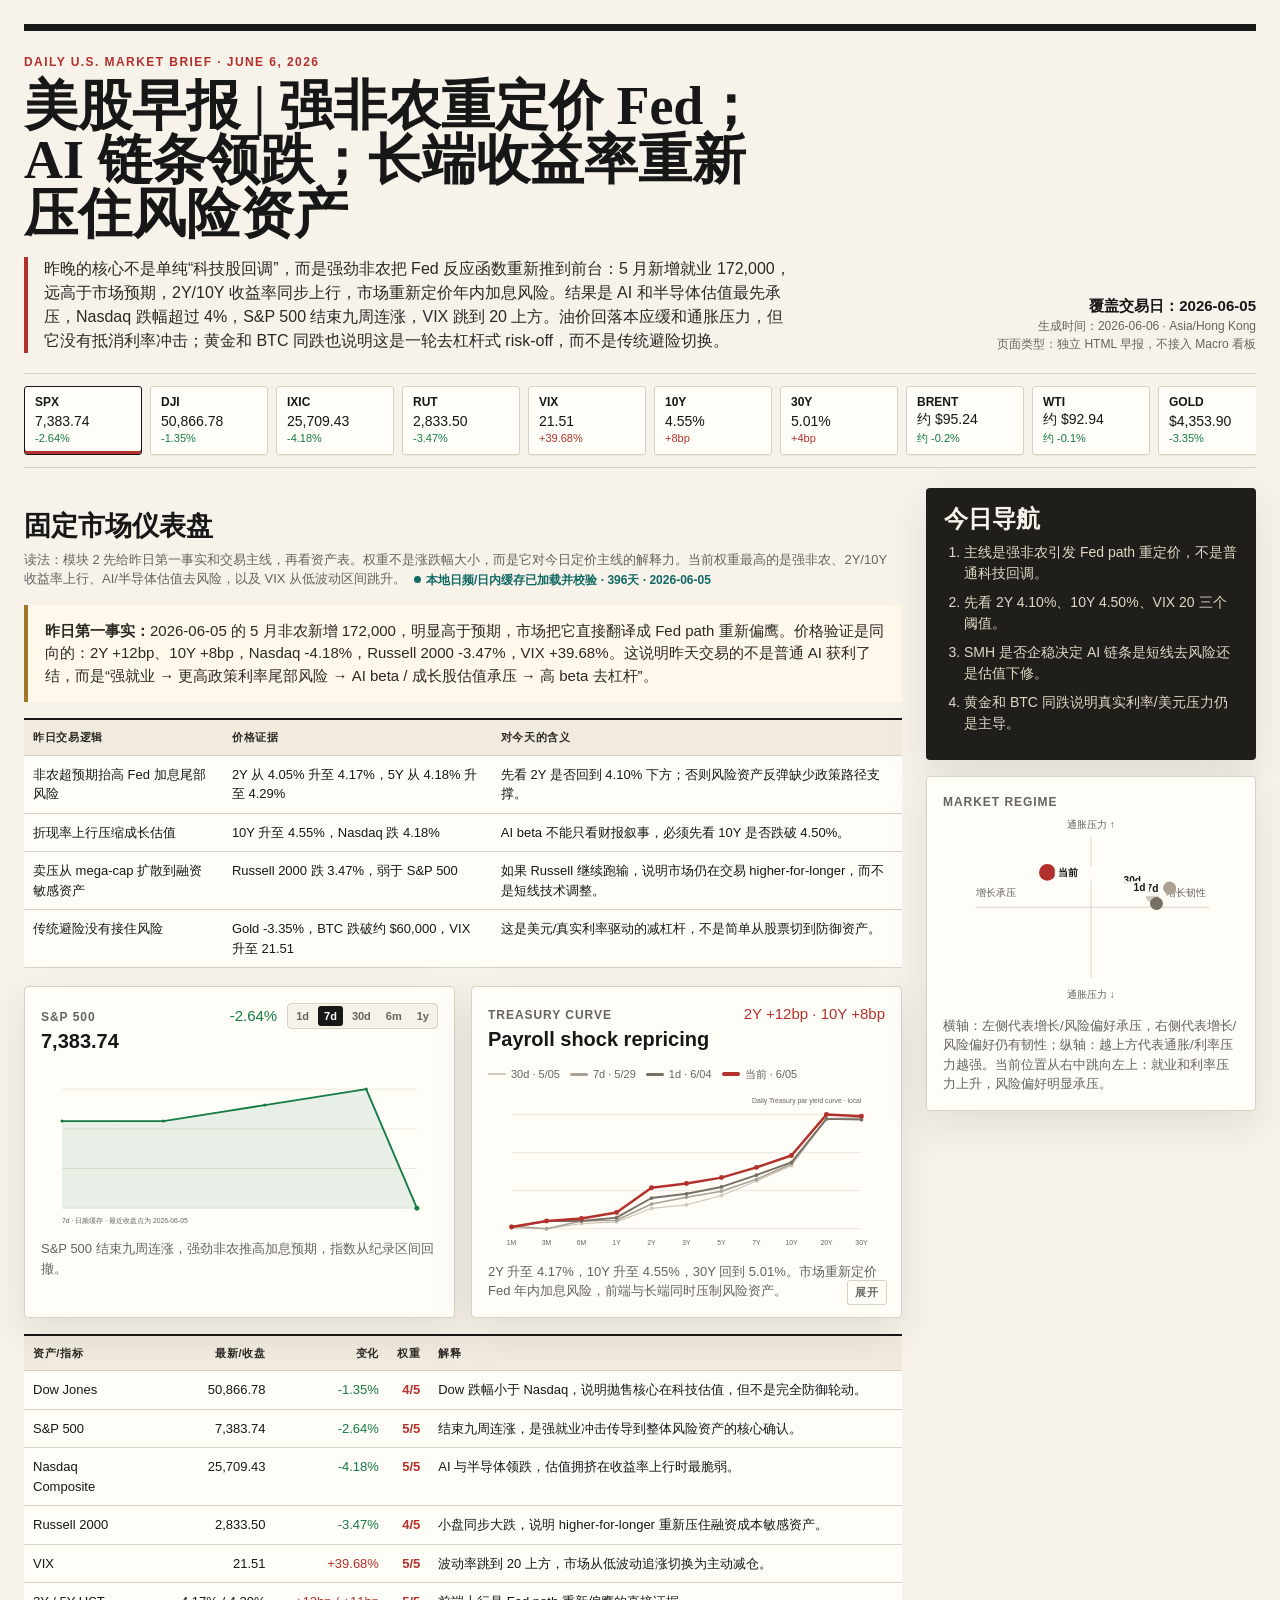
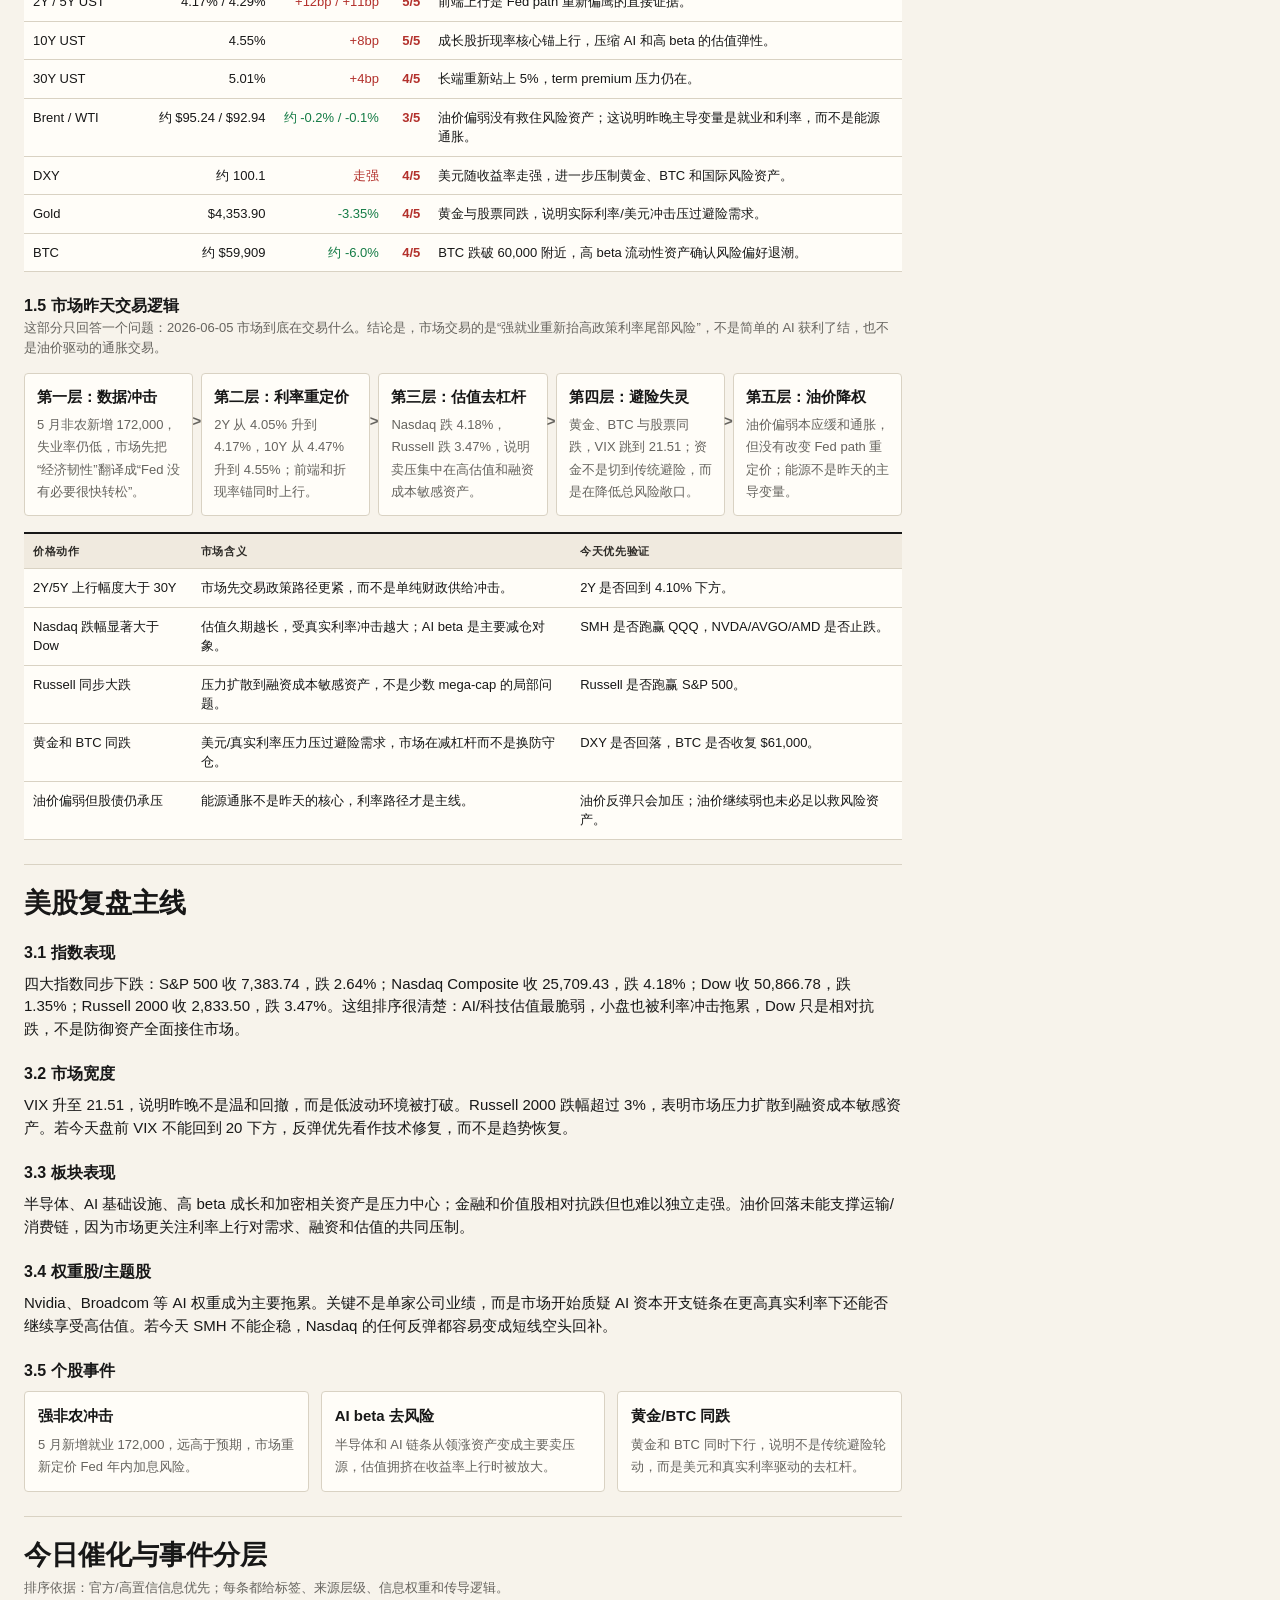
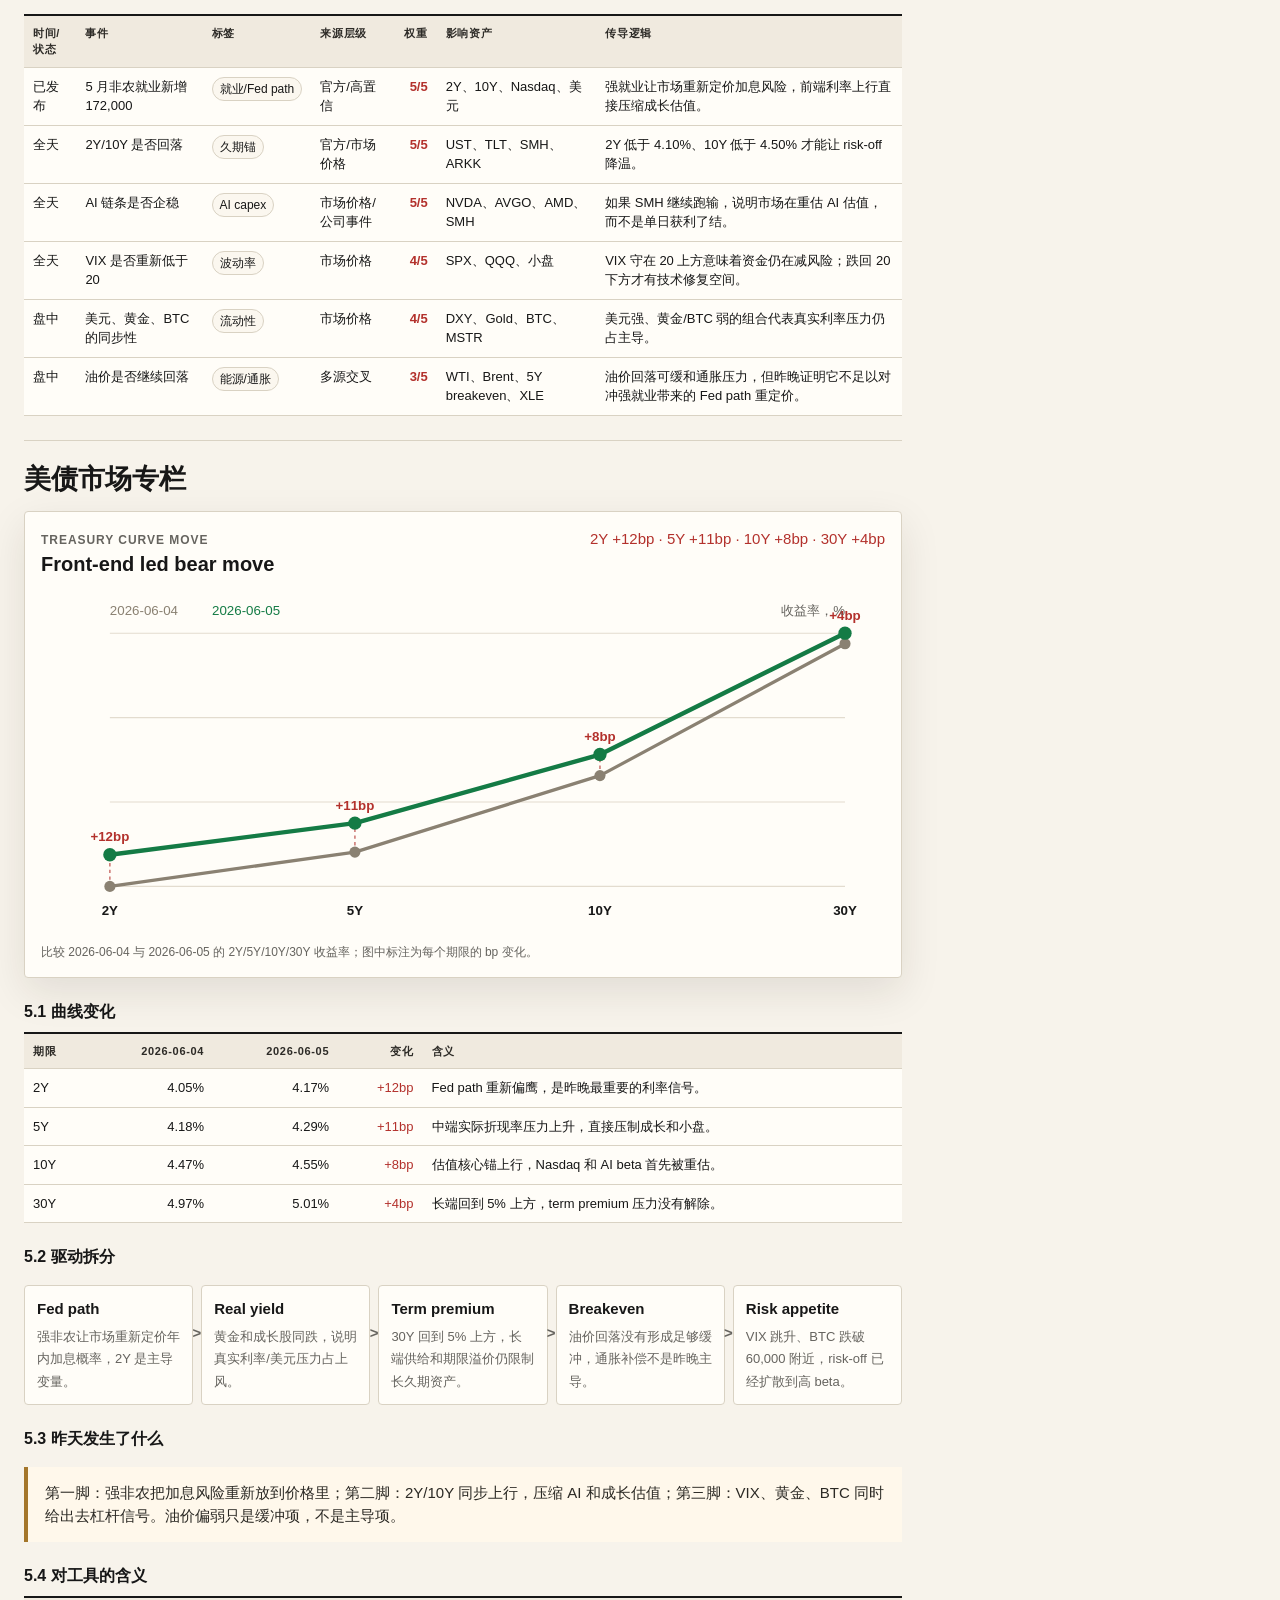
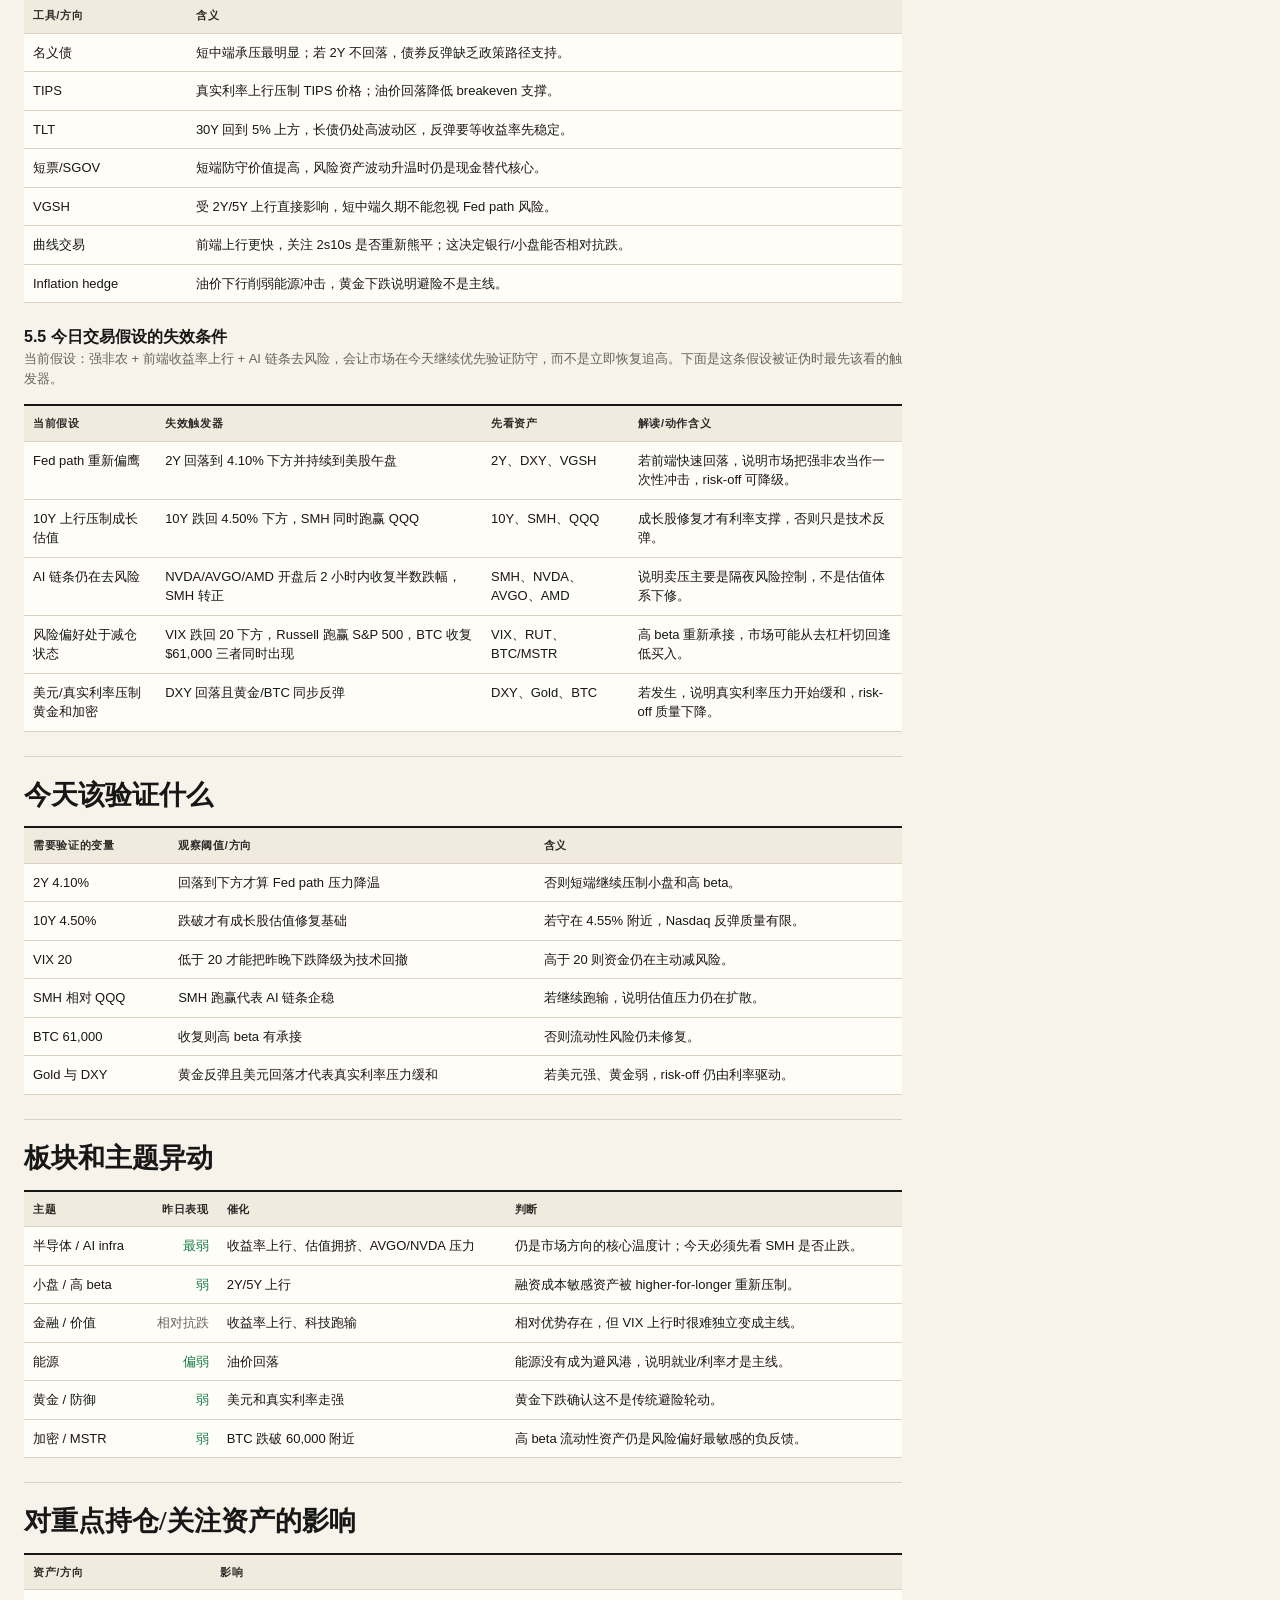
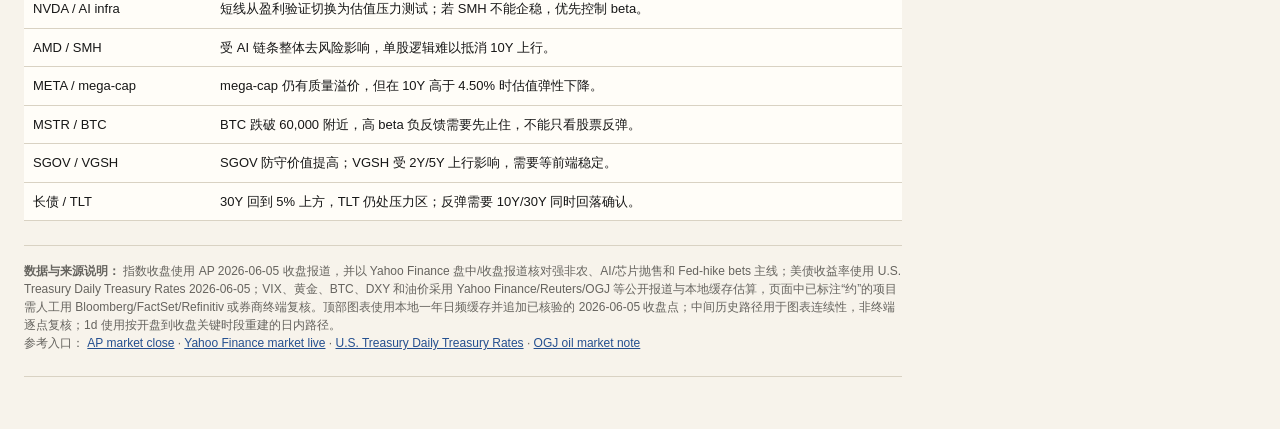
<file: morning_brief/2026-06-06_us_market_brief.html>
<!doctype html>
<html lang="zh-CN">
<head>
  <meta charset="utf-8">
  <meta name="viewport" content="width=device-width, initial-scale=1">
  <title>美股早报 | 2026-06-06</title>
  <style>
    :root {
      --ink: #171717;
      --muted: #66645f;
      --line: #d9d2c3;
      --paper: #f7f3eb;
      --panel: #fffdf8;
      --panel-2: #f0eadf;
      --accent: #b3312c;
      --accent-2: #126a65;
      --gold: #a4762a;
      --green: #147b45;
      --red: #b3312c;
      --blue: #244f8f;
      --shadow: 0 14px 40px rgba(37, 31, 21, .10);
      font-family: "Inter", "Segoe UI", "PingFang SC", "Microsoft YaHei", Arial, sans-serif;
    }

    * { box-sizing: border-box; }
    body {
      margin: 0;
      background: var(--paper);
      color: var(--ink);
      line-height: 1.5;
      font-size: 15px;
    }

    .page {
      max-width: 1280px;
      margin: 0 auto;
      padding: 24px 24px 52px;
    }

    header {
      border-top: 7px solid var(--ink);
      border-bottom: 1px solid var(--line);
      padding: 22px 0 20px;
      display: grid;
      grid-template-columns: 1.4fr .8fr;
      gap: 24px;
      align-items: end;
    }

    .kicker {
      font-size: 12px;
      text-transform: uppercase;
      letter-spacing: .12em;
      color: var(--accent);
      font-weight: 800;
      margin-bottom: 8px;
    }

    h1 {
      font-family: Georgia, "Times New Roman", serif;
      font-size: clamp(30px, 4.6vw, 54px);
      line-height: 1;
      margin: 0;
      letter-spacing: 0;
      max-width: 980px;
    }

    .deck {
      font-size: 16px;
      color: #2a2926;
      margin-top: 16px;
      max-width: 980px;
      border-left: 4px solid var(--accent);
      padding-left: 16px;
    }

    .meta {
      justify-self: end;
      text-align: right;
      color: var(--muted);
      font-size: 12px;
    }

    .meta strong {
      color: var(--ink);
      display: block;
      font-size: 15px;
    }

    .ticker-strip {
      position: sticky;
      top: 0;
      z-index: 20;
      display: flex;
      gap: 8px;
      overflow-x: auto;
      padding: 12px 0;
      background: rgba(247, 243, 235, .94);
      backdrop-filter: blur(10px);
      border-bottom: 1px solid var(--line);
    }

    .ticker {
      border: 1px solid var(--line);
      background: var(--panel);
      color: var(--ink);
      min-width: 118px;
      padding: 8px 10px;
      cursor: pointer;
      display: grid;
      gap: 2px;
      text-align: left;
      border-radius: 3px;
      box-shadow: 0 1px 0 rgba(0,0,0,.04);
    }

    .ticker.active {
      border-color: var(--ink);
      box-shadow: inset 0 -3px 0 var(--accent);
    }

    .ticker .sym { font-weight: 800; font-size: 12px; }
    .ticker .val { font-variant-numeric: tabular-nums; font-size: 14px; }
    .ticker .chg { font-variant-numeric: tabular-nums; font-size: 11px; }
    .up { color: var(--red); }
    .down { color: var(--green); }
    .flat { color: var(--muted); }

    main {
      display: grid;
      grid-template-columns: minmax(0, 1fr) 330px;
      gap: 24px;
      margin-top: 20px;
    }

    section {
      padding: 24px 0;
      border-bottom: 1px solid var(--line);
    }

    h2 {
      font-family: Georgia, "Times New Roman", serif;
      font-size: 27px;
      line-height: 1.1;
      margin: 0 0 16px;
      letter-spacing: 0;
    }

    h3 {
      margin: 22px 0 8px;
      font-size: 16px;
      letter-spacing: 0;
    }

    p { margin: 0 0 12px; }

    .section-note {
      color: var(--muted);
      font-size: 13px;
      margin-top: -8px;
      margin-bottom: 16px;
    }

    .lead-grid {
      display: grid;
      grid-template-columns: 1fr 1fr;
      gap: 16px;
      margin-top: 18px;
    }

    .chart-panel,
    .side-panel {
      background: var(--panel);
      border: 1px solid var(--line);
      border-radius: 4px;
      box-shadow: var(--shadow);
      padding: 16px;
      position: relative;
    }

    .chart-head {
      display: flex;
      align-items: baseline;
      justify-content: space-between;
      gap: 12px;
      margin-bottom: 12px;
    }

    .chart-actions {
      display: flex;
      align-items: center;
      justify-content: flex-end;
      gap: 10px;
      flex-wrap: wrap;
    }

    .range-control {
      display: flex;
      gap: 3px;
      border: 1px solid var(--line);
      background: #f7f2e9;
      padding: 2px;
      border-radius: 4px;
    }

    .range-btn {
      border: 0;
      background: transparent;
      color: var(--muted);
      cursor: pointer;
      font-size: 11px;
      font-weight: 800;
      padding: 4px 6px;
      border-radius: 3px;
    }

    .range-btn.active {
      background: var(--ink);
      color: #fffdf8;
    }

    .data-status {
      display: inline-flex;
      align-items: center;
      gap: 5px;
      margin-left: 8px;
      color: var(--accent-2);
      font-size: 12px;
      font-weight: 800;
    }

    .data-status::before {
      content: "";
      width: 7px;
      height: 7px;
      border-radius: 999px;
      background: var(--accent-2);
      display: inline-block;
    }

    .curve-panel {
      overflow: visible;
    }

    .curve-toggle {
      position: absolute;
      right: 14px;
      bottom: 12px;
      border: 1px solid var(--line);
      background: #fffdf8;
      color: var(--muted);
      cursor: pointer;
      border-radius: 3px;
      padding: 4px 7px;
      font-size: 11px;
      font-weight: 800;
      letter-spacing: .08em;
    }

    .curve-toggle:hover {
      border-color: var(--ink);
      color: var(--ink);
    }

    .curve-detail {
      border-top: 1px solid var(--line);
      display: none;
      margin-top: 14px;
      padding: 12px 0 18px;
      color: #2b2924;
      font-size: 13px;
    }

    .curve-panel.open .curve-detail { display: block; }

    .legend-row {
      display: flex;
      flex-wrap: wrap;
      gap: 10px;
      margin: 2px 0 8px;
      color: var(--muted);
      font-size: 11px;
    }

    .legend-item {
      display: inline-flex;
      align-items: center;
      gap: 5px;
      white-space: nowrap;
    }

    .legend-swatch {
      width: 18px;
      height: 3px;
      border-radius: 99px;
      display: inline-block;
    }

    .chart-caption {
      color: var(--muted);
      font-size: 12px;
      margin: 8px 0 0;
    }

    .bond-move-chart {
      margin: 4px 0 18px;
    }

    .chart-title {
      font-size: 12px;
      text-transform: uppercase;
      letter-spacing: .08em;
      color: var(--muted);
      font-weight: 800;
    }

    .chart-value {
      font-size: 20px;
      font-weight: 800;
      font-variant-numeric: tabular-nums;
    }

    svg { max-width: 100%; display: block; }

    table {
      width: 100%;
      border-collapse: collapse;
      background: var(--panel);
      border-top: 2px solid var(--ink);
      font-size: 13px;
    }

    th, td {
      border-bottom: 1px solid var(--line);
      padding: 9px 9px;
      vertical-align: top;
    }

    th {
      text-align: left;
      color: #2d2b27;
      background: var(--panel-2);
      font-size: 11px;
      text-transform: uppercase;
      letter-spacing: .06em;
    }

    td.num, th.num {
      text-align: right;
      font-variant-numeric: tabular-nums;
      white-space: nowrap;
    }

    .weight {
      font-weight: 800;
      color: var(--accent);
      white-space: nowrap;
    }

    .tag {
      display: inline-block;
      padding: 2px 7px;
      border: 1px solid var(--line);
      background: #fbf7ef;
      border-radius: 999px;
      font-size: 12px;
      white-space: nowrap;
    }

    .callout {
      margin: 16px 0;
      padding: 15px 17px;
      background: #fff8eb;
      border-left: 4px solid var(--gold);
      color: #2b2924;
    }

    .chain {
      display: grid;
      grid-template-columns: repeat(5, minmax(0, 1fr));
      gap: 8px;
      margin: 16px 0;
    }

    .chain div {
      background: var(--panel);
      border: 1px solid var(--line);
      border-radius: 4px;
      padding: 12px;
      min-height: 90px;
      position: relative;
    }

    .chain div::after {
      content: ">";
      position: absolute;
      right: -9px;
      top: 36px;
      color: var(--muted);
      font-weight: 800;
    }

    .chain div:last-child::after { content: ""; }
    .chain strong { display: block; margin-bottom: 4px; }
    .chain span { color: var(--muted); font-size: 13px; }

    .split {
      display: grid;
      grid-template-columns: 1fr 1fr;
      gap: 16px;
    }

    .cards {
      display: grid;
      grid-template-columns: repeat(3, minmax(0, 1fr));
      gap: 12px;
    }

    .mini-card {
      background: var(--panel);
      border: 1px solid var(--line);
      border-radius: 4px;
      padding: 13px;
    }

    .mini-card b { display: block; margin-bottom: 5px; }
    .mini-card span { color: var(--muted); font-size: 13px; }

    aside {
      position: sticky;
      top: 76px;
      align-self: start;
    }

    .brief-box {
      background: #1f1e1a;
      color: #f7f3eb;
      padding: 18px;
      border-radius: 4px;
      box-shadow: var(--shadow);
    }

    .brief-box h2 {
      color: #f7f3eb;
      font-size: 24px;
      margin-bottom: 10px;
    }

    .brief-box ol {
      margin: 0;
      padding-left: 20px;
      color: #e1d8c6;
      font-size: 14px;
    }

    .brief-box li { margin-bottom: 8px; }

    .source-list {
      font-size: 12px;
      color: var(--muted);
      padding-top: 16px;
    }

    .source-list a { color: var(--blue); }

    .mobile-only { display: none; }

    @media (max-width: 980px) {
      header, main, .lead-grid, .split {
        grid-template-columns: 1fr;
      }
      .meta {
        justify-self: start;
        text-align: left;
      }
      aside {
        position: static;
      }
      .chain, .cards {
        grid-template-columns: 1fr;
      }
      .chain div::after { content: ""; }
      table { font-size: 13px; }
      th, td { padding: 8px 7px; }
    }
  </style>
</head>
<body>
  <div class="page">
    <header>
      <div>
        <div class="kicker">Daily U.S. Market Brief · June 6, 2026</div>
        <h1>美股早报 | 强非农重定价 Fed；AI 链条领跌；长端收益率重新压住风险资产</h1>
        <div class="deck">
          昨晚的核心不是单纯“科技股回调”，而是强劲非农把 Fed 反应函数重新推到前台：5 月新增就业 172,000，远高于市场预期，2Y/10Y 收益率同步上行，市场重新定价年内加息风险。结果是 AI 和半导体估值最先承压，Nasdaq 跌幅超过 4%，S&P 500 结束九周连涨，VIX 跳到 20 上方。油价回落本应缓和通胀压力，但它没有抵消利率冲击；黄金和 BTC 同跌也说明这是一轮去杠杆式 risk-off，而不是传统避险切换。
        </div>
      </div>
      <div class="meta">
        <strong>覆盖交易日：2026-06-05</strong>
        生成时间：2026-06-06 · Asia/Hong Kong<br>
        页面类型：独立 HTML 早报，不接入 Macro 看板
      </div>
    </header>

    <nav class="ticker-strip" aria-label="interactive ticker strip" id="tickerStrip"></nav>

    <main>
      <div>
        <section id="dashboard">
          <h2>固定市场仪表盘</h2>
          <p class="section-note">读法：模块 2 先给昨日第一事实和交易主线，再看资产表。权重不是涨跌幅大小，而是它对今日定价主线的解释力。当前权重最高的是强非农、2Y/10Y 收益率上行、AI/半导体估值去风险，以及 VIX 从低波动区间跳升。<span class="data-status" id="dataStatus">数据校验中</span></p>
          <div class="callout">
            <strong>昨日第一事实：</strong>2026-06-05 的 5 月非农新增 172,000，明显高于预期，市场把它直接翻译成 Fed path 重新偏鹰。价格验证是同向的：2Y +12bp、10Y +8bp，Nasdaq -4.18%，Russell 2000 -3.47%，VIX +39.68%。这说明昨天交易的不是普通 AI 获利了结，而是“强就业 → 更高政策利率尾部风险 → AI beta / 成长股估值承压 → 高 beta 去杠杆”。
          </div>
          <table style="margin-top:14px;">
            <thead><tr><th>昨日交易逻辑</th><th>价格证据</th><th>对今天的含义</th></tr></thead>
            <tbody>
              <tr><td>非农超预期抬高 Fed 加息尾部风险</td><td>2Y 从 4.05% 升至 4.17%，5Y 从 4.18% 升至 4.29%</td><td>先看 2Y 是否回到 4.10% 下方；否则风险资产反弹缺少政策路径支撑。</td></tr>
              <tr><td>折现率上行压缩成长估值</td><td>10Y 升至 4.55%，Nasdaq 跌 4.18%</td><td>AI beta 不能只看财报叙事，必须先看 10Y 是否跌破 4.50%。</td></tr>
              <tr><td>卖压从 mega-cap 扩散到融资敏感资产</td><td>Russell 2000 跌 3.47%，弱于 S&P 500</td><td>如果 Russell 继续跑输，说明市场仍在交易 higher-for-longer，而不是短线技术调整。</td></tr>
              <tr><td>传统避险没有接住风险</td><td>Gold -3.35%，BTC 跌破约 $60,000，VIX 升至 21.51</td><td>这是美元/真实利率驱动的减杠杆，不是简单从股票切到防御资产。</td></tr>
            </tbody>
          </table>
          <div class="lead-grid">
            <div class="chart-panel">
              <div class="chart-head">
                <div><div class="chart-title" id="activeName">S&P 500</div><div class="chart-value" id="activeValue">7,383.74</div></div>
                <div class="chart-actions"><div id="activeChange" class="down">-2.64%</div><div class="range-control" id="rangeControl" aria-label="ticker range"></div></div>
              </div>
              <svg id="sparkChart" viewBox="0 0 640 260" role="img" aria-label="Selected ticker chart"></svg>
              <p id="activeNote" class="section-note" style="margin:10px 0 0;">S&P 500 结束九周连涨，强劲非农推高加息预期，指数从纪录区间回撤。</p>
            </div>
            <div class="chart-panel curve-panel" id="curvePanel">
              <button class="curve-toggle" id="curveToggle" type="button" aria-expanded="false">展开</button>
              <div class="chart-head">
                <div><div class="chart-title">Treasury Curve</div><div class="chart-value">Payroll shock repricing</div></div>
                <div class="up">2Y +12bp · 10Y +8bp</div>
              </div>
              <div class="legend-row" id="curveLegend"></div>
              <svg id="curveChart" viewBox="0 0 640 260" role="img" aria-label="Treasury yield curve"></svg>
              <p class="section-note" style="margin:10px 0 0;">2Y 升至 4.17%，10Y 升至 4.55%，30Y 回到 5.01%。市场重新定价 Fed 年内加息风险，前端与长端同时压制风险资产。</p>
              <div class="curve-detail">
                <p><strong>为什么这不是普通科技回调：</strong>强非农让短端利率直接上行，10Y 同步走高，说明市场不是只在卖 AI 拥挤仓位，而是在重估更高利率路径对估值的约束。</p>
                <p>曲线形态上，2Y/5Y 上行更明显，30Y 重回 5% 上方。今天要看 2Y 能否回落到 4.10% 下方，10Y 能否重新跌破 4.50%；否则 Nasdaq 和小盘反弹会缺少利率支撑。</p>
              </div>
            </div>
          </div>
          <table style="margin-top:16px;"><thead><tr><th>资产/指标</th><th class="num">最新/收盘</th><th class="num">变化</th><th class="num">权重</th><th>解释</th></tr></thead><tbody>
            <tr><td>Dow Jones</td><td class="num">50,866.78</td><td class="num down">-1.35%</td><td class="num weight">4/5</td><td>Dow 跌幅小于 Nasdaq，说明抛售核心在科技估值，但不是完全防御轮动。</td></tr>
            <tr><td>S&P 500</td><td class="num">7,383.74</td><td class="num down">-2.64%</td><td class="num weight">5/5</td><td>结束九周连涨，是强就业冲击传导到整体风险资产的核心确认。</td></tr>
            <tr><td>Nasdaq Composite</td><td class="num">25,709.43</td><td class="num down">-4.18%</td><td class="num weight">5/5</td><td>AI 与半导体领跌，估值拥挤在收益率上行时最脆弱。</td></tr>
            <tr><td>Russell 2000</td><td class="num">2,833.50</td><td class="num down">-3.47%</td><td class="num weight">4/5</td><td>小盘同步大跌，说明 higher-for-longer 重新压住融资成本敏感资产。</td></tr>
            <tr><td>VIX</td><td class="num">21.51</td><td class="num up">+39.68%</td><td class="num weight">5/5</td><td>波动率跳到 20 上方，市场从低波动追涨切换为主动减仓。</td></tr>
            <tr><td>2Y / 5Y UST</td><td class="num">4.17% / 4.29%</td><td class="num up">+12bp / +11bp</td><td class="num weight">5/5</td><td>前端上行是 Fed path 重新偏鹰的直接证据。</td></tr>
            <tr><td>10Y UST</td><td class="num">4.55%</td><td class="num up">+8bp</td><td class="num weight">5/5</td><td>成长股折现率核心锚上行，压缩 AI 和高 beta 的估值弹性。</td></tr>
            <tr><td>30Y UST</td><td class="num">5.01%</td><td class="num up">+4bp</td><td class="num weight">4/5</td><td>长端重新站上 5%，term premium 压力仍在。</td></tr>
            <tr><td>Brent / WTI</td><td class="num">约 $95.24 / $92.94</td><td class="num down">约 -0.2% / -0.1%</td><td class="num weight">3/5</td><td>油价偏弱没有救住风险资产；这说明昨晚主导变量是就业和利率，而不是能源通胀。</td></tr>
            <tr><td>DXY</td><td class="num">约 100.1</td><td class="num up">走强</td><td class="num weight">4/5</td><td>美元随收益率走强，进一步压制黄金、BTC 和国际风险资产。</td></tr>
            <tr><td>Gold</td><td class="num">$4,353.90</td><td class="num down">-3.35%</td><td class="num weight">4/5</td><td>黄金与股票同跌，说明实际利率/美元冲击压过避险需求。</td></tr>
            <tr><td>BTC</td><td class="num">约 $59,909</td><td class="num down">约 -6.0%</td><td class="num weight">4/5</td><td>BTC 跌破 60,000 附近，高 beta 流动性资产确认风险偏好退潮。</td></tr>
          </tbody></table>

          <h3>1.5 市场昨天交易逻辑</h3>
          <p class="section-note">这部分只回答一个问题：2026-06-05 市场到底在交易什么。结论是，市场交易的是“强就业重新抬高政策利率尾部风险”，不是简单的 AI 获利了结，也不是油价驱动的通胀交易。</p>
          <div class="chain">
            <div><strong>第一层：数据冲击</strong><span>5 月非农新增 172,000，失业率仍低，市场先把“经济韧性”翻译成“Fed 没有必要很快转松”。</span></div>
            <div><strong>第二层：利率重定价</strong><span>2Y 从 4.05% 升到 4.17%，10Y 从 4.47% 升到 4.55%；前端和折现率锚同时上行。</span></div>
            <div><strong>第三层：估值去杠杆</strong><span>Nasdaq 跌 4.18%，Russell 跌 3.47%，说明卖压集中在高估值和融资成本敏感资产。</span></div>
            <div><strong>第四层：避险失灵</strong><span>黄金、BTC 与股票同跌，VIX 跳到 21.51；资金不是切到传统避险，而是在降低总风险敞口。</span></div>
            <div><strong>第五层：油价降权</strong><span>油价偏弱本应缓和通胀，但没有改变 Fed path 重定价；能源不是昨天的主导变量。</span></div>
          </div>
          <table style="margin-top:14px;">
            <thead><tr><th>价格动作</th><th>市场含义</th><th>今天优先验证</th></tr></thead>
            <tbody>
              <tr><td>2Y/5Y 上行幅度大于 30Y</td><td>市场先交易政策路径更紧，而不是单纯财政供给冲击。</td><td>2Y 是否回到 4.10% 下方。</td></tr>
              <tr><td>Nasdaq 跌幅显著大于 Dow</td><td>估值久期越长，受真实利率冲击越大；AI beta 是主要减仓对象。</td><td>SMH 是否跑赢 QQQ，NVDA/AVGO/AMD 是否止跌。</td></tr>
              <tr><td>Russell 同步大跌</td><td>压力扩散到融资成本敏感资产，不是少数 mega-cap 的局部问题。</td><td>Russell 是否跑赢 S&P 500。</td></tr>
              <tr><td>黄金和 BTC 同跌</td><td>美元/真实利率压力压过避险需求，市场在减杠杆而不是换防守仓。</td><td>DXY 是否回落，BTC 是否收复 $61,000。</td></tr>
              <tr><td>油价偏弱但股债仍承压</td><td>能源通胀不是昨天的核心，利率路径才是主线。</td><td>油价反弹只会加压；油价继续弱也未必足以救风险资产。</td></tr>
            </tbody>
          </table>
        </section>

        <section id="equity-review">
          <h2>美股复盘主线</h2>
          <h3>3.1 指数表现</h3>
          <p>四大指数同步下跌：S&P 500 收 7,383.74，跌 2.64%；Nasdaq Composite 收 25,709.43，跌 4.18%；Dow 收 50,866.78，跌 1.35%；Russell 2000 收 2,833.50，跌 3.47%。这组排序很清楚：AI/科技估值最脆弱，小盘也被利率冲击拖累，Dow 只是相对抗跌，不是防御资产全面接住市场。</p>
          <h3>3.2 市场宽度</h3>
          <p>VIX 升至 21.51，说明昨晚不是温和回撤，而是低波动环境被打破。Russell 2000 跌幅超过 3%，表明市场压力扩散到融资成本敏感资产。若今天盘前 VIX 不能回到 20 下方，反弹优先看作技术修复，而不是趋势恢复。</p>
          <h3>3.3 板块表现</h3>
          <p>半导体、AI 基础设施、高 beta 成长和加密相关资产是压力中心；金融和价值股相对抗跌但也难以独立走强。油价回落未能支撑运输/消费链，因为市场更关注利率上行对需求、融资和估值的共同压制。</p>
          <h3>3.4 权重股/主题股</h3>
          <p>Nvidia、Broadcom 等 AI 权重成为主要拖累。关键不是单家公司业绩，而是市场开始质疑 AI 资本开支链条在更高真实利率下还能否继续享受高估值。若今天 SMH 不能企稳，Nasdaq 的任何反弹都容易变成短线空头回补。</p>
          <h3>3.5 个股事件</h3>
          <div class="cards">
            <div class="mini-card"><b>强非农冲击</b><span>5 月新增就业 172,000，远高于预期，市场重新定价 Fed 年内加息风险。</span></div>
            <div class="mini-card"><b>AI beta 去风险</b><span>半导体和 AI 链条从领涨资产变成主要卖压源，估值拥挤在收益率上行时被放大。</span></div>
            <div class="mini-card"><b>黄金/BTC 同跌</b><span>黄金和 BTC 同时下行，说明不是传统避险轮动，而是美元和真实利率驱动的去杠杆。</span></div>
          </div>
        </section>

        <section id="catalysts">
          <h2>今日催化与事件分层</h2>
          <p class="section-note">排序依据：官方/高置信信息优先；每条都给标签、来源层级、信息权重和传导逻辑。</p>
          <table><thead><tr><th>时间/状态</th><th>事件</th><th>标签</th><th>来源层级</th><th class="num">权重</th><th>影响资产</th><th>传导逻辑</th></tr></thead><tbody>
            <tr><td>已发布</td><td>5 月非农就业新增 172,000</td><td><span class="tag">就业/Fed path</span></td><td>官方/高置信</td><td class="num weight">5/5</td><td>2Y、10Y、Nasdaq、美元</td><td>强就业让市场重新定价加息风险，前端利率上行直接压缩成长估值。</td></tr>
            <tr><td>全天</td><td>2Y/10Y 是否回落</td><td><span class="tag">久期锚</span></td><td>官方/市场价格</td><td class="num weight">5/5</td><td>UST、TLT、SMH、ARKK</td><td>2Y 低于 4.10%、10Y 低于 4.50% 才能让 risk-off 降温。</td></tr>
            <tr><td>全天</td><td>AI 链条是否企稳</td><td><span class="tag">AI capex</span></td><td>市场价格/公司事件</td><td class="num weight">5/5</td><td>NVDA、AVGO、AMD、SMH</td><td>如果 SMH 继续跑输，说明市场在重估 AI 估值，而不是单日获利了结。</td></tr>
            <tr><td>全天</td><td>VIX 是否重新低于 20</td><td><span class="tag">波动率</span></td><td>市场价格</td><td class="num weight">4/5</td><td>SPX、QQQ、小盘</td><td>VIX 守在 20 上方意味着资金仍在减风险；跌回 20 下方才有技术修复空间。</td></tr>
            <tr><td>盘中</td><td>美元、黄金、BTC 的同步性</td><td><span class="tag">流动性</span></td><td>市场价格</td><td class="num weight">4/5</td><td>DXY、Gold、BTC、MSTR</td><td>美元强、黄金/BTC 弱的组合代表真实利率压力仍占主导。</td></tr>
            <tr><td>盘中</td><td>油价是否继续回落</td><td><span class="tag">能源/通胀</span></td><td>多源交叉</td><td class="num weight">3/5</td><td>WTI、Brent、5Y breakeven、XLE</td><td>油价回落可缓和通胀压力，但昨晚证明它不足以对冲强就业带来的 Fed path 重定价。</td></tr>
          </tbody></table>
        </section>

        <section id="bonds">
          <h2>美债市场专栏</h2>
          <div class="chart-panel bond-move-chart">
            <div class="chart-head"><div><div class="chart-title">Treasury Curve Move</div><div class="chart-value">Front-end led bear move</div></div><div class="up">2Y +12bp · 5Y +11bp · 10Y +8bp · 30Y +4bp</div></div>
            <svg id="bondMoveChart" viewBox="0 0 760 310" role="img" aria-label="Treasury 2Y 5Y 10Y 30Y curve move"></svg>
            <p class="chart-caption">比较 2026-06-04 与 2026-06-05 的 2Y/5Y/10Y/30Y 收益率；图中标注为每个期限的 bp 变化。</p>
          </div>
          <h3>5.1 曲线变化</h3>
          <table><thead><tr><th>期限</th><th class="num">2026-06-04</th><th class="num">2026-06-05</th><th class="num">变化</th><th>含义</th></tr></thead><tbody>
            <tr><td>2Y</td><td class="num">4.05%</td><td class="num">4.17%</td><td class="num up">+12bp</td><td>Fed path 重新偏鹰，是昨晚最重要的利率信号。</td></tr>
            <tr><td>5Y</td><td class="num">4.18%</td><td class="num">4.29%</td><td class="num up">+11bp</td><td>中端实际折现率压力上升，直接压制成长和小盘。</td></tr>
            <tr><td>10Y</td><td class="num">4.47%</td><td class="num">4.55%</td><td class="num up">+8bp</td><td>估值核心锚上行，Nasdaq 和 AI beta 首先被重估。</td></tr>
            <tr><td>30Y</td><td class="num">4.97%</td><td class="num">5.01%</td><td class="num up">+4bp</td><td>长端回到 5% 上方，term premium 压力没有解除。</td></tr>
          </tbody></table>
          <h3>5.2 驱动拆分</h3>
          <div class="chain">
            <div><strong>Fed path</strong><span>强非农让市场重新定价年内加息概率，2Y 是主导变量。</span></div>
            <div><strong>Real yield</strong><span>黄金和成长股同跌，说明真实利率/美元压力占上风。</span></div>
            <div><strong>Term premium</strong><span>30Y 回到 5% 上方，长端供给和期限溢价仍限制长久期资产。</span></div>
            <div><strong>Breakeven</strong><span>油价回落没有形成足够缓冲，通胀补偿不是昨晚主导。</span></div>
            <div><strong>Risk appetite</strong><span>VIX 跳升、BTC 跌破 60,000 附近，risk-off 已经扩散到高 beta。</span></div>
          </div>
          <h3>5.3 昨天发生了什么</h3>
          <div class="callout">第一脚：强非农把加息风险重新放到价格里；第二脚：2Y/10Y 同步上行，压缩 AI 和成长估值；第三脚：VIX、黄金、BTC 同时给出去杠杆信号。油价偏弱只是缓冲项，不是主导项。</div>
          <h3>5.4 对工具的含义</h3>
          <table><thead><tr><th>工具/方向</th><th>含义</th></tr></thead><tbody>
            <tr><td>名义债</td><td>短中端承压最明显；若 2Y 不回落，债券反弹缺乏政策路径支持。</td></tr>
            <tr><td>TIPS</td><td>真实利率上行压制 TIPS 价格；油价回落降低 breakeven 支撑。</td></tr>
            <tr><td>TLT</td><td>30Y 回到 5% 上方，长债仍处高波动区，反弹要等收益率先稳定。</td></tr>
            <tr><td>短票/SGOV</td><td>短端防守价值提高，风险资产波动升温时仍是现金替代核心。</td></tr>
            <tr><td>VGSH</td><td>受 2Y/5Y 上行直接影响，短中端久期不能忽视 Fed path 风险。</td></tr>
            <tr><td>曲线交易</td><td>前端上行更快，关注 2s10s 是否重新熊平；这决定银行/小盘能否相对抗跌。</td></tr>
            <tr><td>Inflation hedge</td><td>油价下行削弱能源冲击，黄金下跌说明避险不是主线。</td></tr>
          </tbody></table>
          <h3>5.5 今日交易假设的失效条件</h3>
          <p class="section-note">当前假设：强非农 + 前端收益率上行 + AI 链条去风险，会让市场在今天继续优先验证防守，而不是立即恢复追高。下面是这条假设被证伪时最先该看的触发器。</p>
          <table><thead><tr><th>当前假设</th><th>失效触发器</th><th>先看资产</th><th>解读/动作含义</th></tr></thead><tbody>
            <tr><td>Fed path 重新偏鹰</td><td>2Y 回落到 4.10% 下方并持续到美股午盘</td><td>2Y、DXY、VGSH</td><td>若前端快速回落，说明市场把强非农当作一次性冲击，risk-off 可降级。</td></tr>
            <tr><td>10Y 上行压制成长估值</td><td>10Y 跌回 4.50% 下方，SMH 同时跑赢 QQQ</td><td>10Y、SMH、QQQ</td><td>成长股修复才有利率支撑，否则只是技术反弹。</td></tr>
            <tr><td>AI 链条仍在去风险</td><td>NVDA/AVGO/AMD 开盘后 2 小时内收复半数跌幅，SMH 转正</td><td>SMH、NVDA、AVGO、AMD</td><td>说明卖压主要是隔夜风险控制，不是估值体系下修。</td></tr>
            <tr><td>风险偏好处于减仓状态</td><td>VIX 跌回 20 下方，Russell 跑赢 S&P 500，BTC 收复 $61,000 三者同时出现</td><td>VIX、RUT、BTC/MSTR</td><td>高 beta 重新承接，市场可能从去杠杆切回逢低买入。</td></tr>
            <tr><td>美元/真实利率压制黄金和加密</td><td>DXY 回落且黄金/BTC 同步反弹</td><td>DXY、Gold、BTC</td><td>若发生，说明真实利率压力开始缓和，risk-off 质量下降。</td></tr>
          </tbody></table>
        </section>

        <section id="verify">
          <h2>今天该验证什么</h2>
          <table><thead><tr><th>需要验证的变量</th><th>观察阈值/方向</th><th>含义</th></tr></thead><tbody>
            <tr><td>2Y 4.10%</td><td>回落到下方才算 Fed path 压力降温</td><td>否则短端继续压制小盘和高 beta。</td></tr>
            <tr><td>10Y 4.50%</td><td>跌破才有成长股估值修复基础</td><td>若守在 4.55% 附近，Nasdaq 反弹质量有限。</td></tr>
            <tr><td>VIX 20</td><td>低于 20 才能把昨晚下跌降级为技术回撤</td><td>高于 20 则资金仍在主动减风险。</td></tr>
            <tr><td>SMH 相对 QQQ</td><td>SMH 跑赢代表 AI 链条企稳</td><td>若继续跑输，说明估值压力仍在扩散。</td></tr>
            <tr><td>BTC 61,000</td><td>收复则高 beta 有承接</td><td>否则流动性风险仍未修复。</td></tr>
            <tr><td>Gold 与 DXY</td><td>黄金反弹且美元回落才代表真实利率压力缓和</td><td>若美元强、黄金弱，risk-off 仍由利率驱动。</td></tr>
          </tbody></table>
        </section>

        <section id="themes">
          <h2>板块和主题异动</h2>
          <table><thead><tr><th>主题</th><th class="num">昨日表现</th><th>催化</th><th>判断</th></tr></thead><tbody>
            <tr><td>半导体 / AI infra</td><td class="num down">最弱</td><td>收益率上行、估值拥挤、AVGO/NVDA 压力</td><td>仍是市场方向的核心温度计；今天必须先看 SMH 是否止跌。</td></tr>
            <tr><td>小盘 / 高 beta</td><td class="num down">弱</td><td>2Y/5Y 上行</td><td>融资成本敏感资产被 higher-for-longer 重新压制。</td></tr>
            <tr><td>金融 / 价值</td><td class="num flat">相对抗跌</td><td>收益率上行、科技跑输</td><td>相对优势存在，但 VIX 上行时很难独立变成主线。</td></tr>
            <tr><td>能源</td><td class="num down">偏弱</td><td>油价回落</td><td>能源没有成为避风港，说明就业/利率才是主线。</td></tr>
            <tr><td>黄金 / 防御</td><td class="num down">弱</td><td>美元和真实利率走强</td><td>黄金下跌确认这不是传统避险轮动。</td></tr>
            <tr><td>加密 / MSTR</td><td class="num down">弱</td><td>BTC 跌破 60,000 附近</td><td>高 beta 流动性资产仍是风险偏好最敏感的负反馈。</td></tr>
          </tbody></table>
        </section>

        <section id="portfolio">
          <h2>对重点持仓/关注资产的影响</h2>
          <table><thead><tr><th>资产/方向</th><th>影响</th></tr></thead><tbody>
            <tr><td>NVDA / AI infra</td><td>短线从盈利验证切换为估值压力测试；若 SMH 不能企稳，优先控制 beta。</td></tr>
            <tr><td>AMD / SMH</td><td>受 AI 链条整体去风险影响，单股逻辑难以抵消 10Y 上行。</td></tr>
            <tr><td>META / mega-cap</td><td>mega-cap 仍有质量溢价，但在 10Y 高于 4.50% 时估值弹性下降。</td></tr>
            <tr><td>MSTR / BTC</td><td>BTC 跌破 60,000 附近，高 beta 负反馈需要先止住，不能只看股票反弹。</td></tr>
            <tr><td>SGOV / VGSH</td><td>SGOV 防守价值提高；VGSH 受 2Y/5Y 上行影响，需要等前端稳定。</td></tr>
            <tr><td>长债 / TLT</td><td>30Y 回到 5% 上方，TLT 仍处压力区；反弹需要 10Y/30Y 同时回落确认。</td></tr>
          </tbody></table>
        </section>

        <section class="source-list">
          <strong>数据与来源说明：</strong>
          指数收盘使用 AP 2026-06-05 收盘报道，并以 Yahoo Finance 盘中/收盘报道核对强非农、AI/芯片抛售和 Fed-hike bets 主线；美债收益率使用 U.S. Treasury Daily Treasury Rates 2026-06-05；VIX、黄金、BTC、DXY 和油价采用 Yahoo Finance/Reuters/OGJ 等公开报道与本地缓存估算，页面中已标注“约”的项目需人工用 Bloomberg/FactSet/Refinitiv 或券商终端复核。顶部图表使用本地一年日频缓存并追加已核验的 2026-06-05 收盘点；中间历史路径用于图表连续性，非终端逐点复核；1d 使用按开盘到收盘关键时段重建的日内路径。
          <br>
          参考入口：
          <a href="https://apnews.com/article/b9d2661cbba6cc326c618c06769d8291">AP market close</a> ·
          <a href="https://finance.yahoo.com/markets/live/stock-market-today-dow-sp-500-nasdaq-sink-as-jobs-report-fuels-fed-hike-bets-chip-stocks-sell-off-230134285.html">Yahoo Finance market live</a> ·
          <a href="https://home.treasury.gov/resource-center/data-chart-center/interest-rates/TextView?field_tdr_date_value=2026&type=daily_treasury_yield_curve">U.S. Treasury Daily Treasury Rates</a> ·
          <a href="https://www.ogj.com/general-interest/economics-markets/news/55382552/diplomacy-overrides-fundamentals-for-oil-prices">OGJ oil market note</a>
        </section>
      </div>

      <aside>
        <div class="brief-box">
          <h2>今日导航</h2>
          <ol>
            <li>主线是强非农引发 Fed path 重定价，不是普通科技回调。</li>
            <li>先看 2Y 4.10%、10Y 4.50%、VIX 20 三个阈值。</li>
            <li>SMH 是否企稳决定 AI 链条是短线去风险还是估值下修。</li>
            <li>黄金和 BTC 同跌说明真实利率/美元压力仍是主导。</li>
          </ol>
        </div>
        <div class="side-panel" style="margin-top:16px;">
          <div class="chart-title">Market Regime</div>
          <svg id="regimeChart" viewBox="0 0 320 210" role="img" aria-label="regime map"></svg>
          <p class="section-note" style="margin:10px 0 0;">横轴：左侧代表增长/风险偏好承压，右侧代表增长/风险偏好仍有韧性；纵轴：越上方代表通胀/利率压力越强。当前位置从右中跳向左上：就业和利率压力上升，风险偏好明显承压。</p>
        </div>
      </aside>
    </main>
  </div>

  <script src="data/2026-06-06_market_data.js?v=20260606-us-close"></script>
  <script>
    const DATA = window.MORNING_BRIEF_DATA;
    let activeTickerIndex = 0;
    let activeRange = "7d";
    const strip = document.getElementById("tickerStrip");

    function validateData(data) {
      if (!data || !Array.isArray(data.tickers) || !data.tickers.length) throw new Error("ticker data missing");
      if (!Array.isArray(data.ranges) || !data.ranges.includes("1d")) throw new Error("range data missing");
      data.tickers.forEach(t => {
        data.ranges.forEach(range => {
          if (!Array.isArray(t.ranges?.[range]) || t.ranges[range].length < 2) {
            throw new Error(`${t.sym} ${range} series invalid`);
          }
          t.ranges[range].forEach(value => {
            if (!Number.isFinite(value)) throw new Error(`${t.sym} ${range} contains non numeric value`);
          });
        });
        if (!Array.isArray(t.history) || t.history.length < 250) {
          throw new Error(`${t.sym} daily history missing`);
        }
        t.history.forEach(point => {
          if (!point.date || !Number.isFinite(point.value)) throw new Error(`${t.sym} daily history invalid`);
        });
        if (!Array.isArray(t.intraday) || t.intraday.length < 2) {
          throw new Error(`${t.sym} intraday data missing`);
        }
        t.intraday.forEach(point => {
          if (!point.time || !Number.isFinite(point.value)) throw new Error(`${t.sym} intraday data invalid`);
        });
      });
      if (!data.treasury?.labels?.length || !Array.isArray(data.treasury.curves)) throw new Error("treasury data missing");
      data.treasury.curves.forEach(curve => {
        if (curve.values.length !== data.treasury.labels.length) throw new Error(`${curve.label} curve length mismatch`);
      });
      if (!Array.isArray(data.regime) || data.regime.length < 4) throw new Error("regime data missing");
    }

    function setStatus(text, ok = true) {
      const status = document.getElementById("dataStatus");
      status.textContent = text;
      status.style.color = ok ? "var(--accent-2)" : "var(--red)";
    }

    function marketClass(direction) {
      if (direction === "up") return "up";
      if (direction === "down") return "down";
      return "flat";
    }

    function marketColor(direction) {
      if (direction === "up") return "#b3312c";
      if (direction === "down") return "#147b45";
      return "#66645f";
    }

    try {
      validateData(DATA);
      const days = Math.min(...DATA.tickers.map(t => t.history.length));
      setStatus(`本地日频/日内缓存已加载并校验 · ${days}天 · ${DATA.asOf}`);
    } catch (error) {
      setStatus(`数据校验失败：${error.message}`, false);
      throw error;
    }

    DATA.tickers.forEach((t, index) => {
      const button = document.createElement("button");
      button.className = "ticker" + (index === activeTickerIndex ? " active" : "");
      button.innerHTML = `<span class="sym">${t.sym}</span><span class="val">${t.value}</span><span class="chg ${marketClass(t.direction)}">${t.change}</span>`;
      button.addEventListener("click", () => selectTicker(index));
      strip.appendChild(button);
    });

    const rangeControl = document.getElementById("rangeControl");
    DATA.ranges.forEach(range => {
      const button = document.createElement("button");
      button.className = "range-btn" + (range === activeRange ? " active" : "");
      button.textContent = range;
      button.addEventListener("click", event => {
        event.stopPropagation();
        activeRange = range;
        document.querySelectorAll(".range-btn").forEach(btn => btn.classList.toggle("active", btn.textContent === range));
        drawSpark(DATA.tickers[activeTickerIndex]);
      });
      rangeControl.appendChild(button);
    });

    document.getElementById("curveToggle").addEventListener("click", event => {
      event.stopPropagation();
      const panel = document.getElementById("curvePanel");
      const open = panel.classList.toggle("open");
      event.currentTarget.textContent = open ? "收起" : "展开";
      event.currentTarget.setAttribute("aria-expanded", String(open));
    });

    function scale(values, minPix, maxPix) {
      const min = Math.min(...values);
      const max = Math.max(...values);
      const span = max - min || 1;
      return v => maxPix - ((v - min) / span) * (maxPix - minPix);
    }

    function parseChange(change) {
      return Number(String(change).replace("%", ""));
    }

    function rangeDays(range) {
      return { "1d": 1, "7d": 7, "30d": 30, "6m": 183, "1y": 366 }[range] || 7;
    }

    function hasOnlyTradingDays(history) {
      return history.every(point => {
        const day = new Date(`${point.date}T00:00:00Z`).getUTCDay();
        return day !== 0 && day !== 6;
      });
    }

    function historyForRange(ticker) {
      if (activeRange === "1d") return ticker.intraday.map(point => ({ ...point, label: point.time }));
      const tradingDayCounts = { "7d": 7, "30d": 30, "6m": 126, "1y": 252 };
      const count = hasOnlyTradingDays(ticker.history)
        ? Math.min(ticker.history.length, tradingDayCounts[activeRange] || 7)
        : Math.min(ticker.history.length, rangeDays(activeRange) + 1);
      return ticker.history.slice(-count).map(point => ({ ...point, label: fmtDateLabel(point.date) }));
    }

    function fmtDateLabel(date) {
      const [year, month, day] = date.split("-");
      return `${month}/${day}/${year.slice(2)}`;
    }

    function drawSpark(ticker) {
      const svg = document.getElementById("sparkChart");
      const w = 640, h = 260, pad = 34;
      const series = historyForRange(ticker);
      const values = series.map(point => point.value);
      const xs = values.map((_, i) => pad + i * ((w - pad * 2) / (values.length - 1 || 1)));
      const y = scale(values, pad, h - pad);
      const points = values.map((v, i) => `${xs[i]},${y(v)}`).join(" ");
      const area = `${pad},${h-pad} ${points} ${w-pad},${h-pad}`;
      const color = marketColor(ticker.direction);
      const markers = series.filter((_, i) => i === 0 || i === series.length - 1 || i % Math.ceil(series.length / 6) === 0);
      const caption = activeRange === "1d" ? "1d · 日内走势 · 09:30-16:00 ET" : `${activeRange} · 日频缓存 · 最近收盘点为 2026-06-05`;
      svg.innerHTML = `
        <rect x="0" y="0" width="${w}" height="${h}" fill="#fffdf8"></rect>
        <g stroke="#e3dccf" stroke-width="1">${[0,1,2,3].map(i => `<line x1="${pad}" y1="${pad+i*(h-pad*2)/3}" x2="${w-pad}" y2="${pad+i*(h-pad*2)/3}"></line>`).join("")}</g>
        <polygon points="${area}" fill="${color}" opacity=".10"></polygon>
        ${values.map((v, i) => `<circle cx="${xs[i]}" cy="${y(v)}" r="${activeRange === "1y" ? .65 : activeRange === "6m" ? .8 : 1}" fill="${color}" opacity=".36"></circle>`).join("")}
        <polyline points="${points}" fill="none" stroke="${color}" stroke-width="3" stroke-linecap="round" stroke-linejoin="round"></polyline>
        ${markers.map(point => {
          const i = series.indexOf(point);
          return `<circle cx="${xs[i]}" cy="${y(point.value)}" r="${i === values.length-1 ? 4 : 2.5}" fill="${color}"></circle>`;
        }).join("")}
        <text x="${pad}" y="${h-10}" fill="#66645f" font-size="11">${caption}</text>
      `;
    }

    function selectTicker(index) {
      activeTickerIndex = index;
      const ticker = DATA.tickers[index];
      document.querySelectorAll(".ticker").forEach((el, i) => el.classList.toggle("active", i === index));
      document.getElementById("activeName").textContent = ticker.name;
      document.getElementById("activeValue").textContent = ticker.value;
      const change = document.getElementById("activeChange");
      change.textContent = ticker.change;
      change.className = marketClass(ticker.direction);
      document.getElementById("activeNote").textContent = ticker.note;
      drawSpark(ticker);
    }

    function drawCurve() {
      const svg = document.getElementById("curveChart");
      const w = 640, h = 260, pad = 38;
      const labels = DATA.treasury.labels;
      const curves = DATA.treasury.curves;
      const all = curves.flatMap(curve => curve.values);
      const y = scale(all, pad, h - pad);
      const xs = labels.map((_, i) => pad + i * ((w - pad * 2) / (labels.length - 1)));
      function path(vals) { return vals.map((v,i) => `${xs[i]},${y(v)}`).join(" "); }
      svg.innerHTML = `
        <rect x="0" y="0" width="${w}" height="${h}" fill="#fffdf8"></rect>
        <g stroke="#e3dccf" stroke-width="1">${[0,1,2,3].map(i => `<line x1="${pad}" y1="${pad+i*(h-pad*2)/3}" x2="${w-pad}" y2="${pad+i*(h-pad*2)/3}"></line>`).join("")}</g>
        ${curves.map(curve => `<polyline points="${path(curve.values)}" fill="none" stroke="${curve.color}" stroke-width="${curve.width}" stroke-linecap="round" stroke-linejoin="round"></polyline>`).join("")}
        ${curves.map(curve => curve.values.map((v,i) => `<circle cx="${xs[i]}" cy="${y(v)}" r="${curve.key === "current" ? 4 : 3}" fill="${curve.color}"></circle>`).join("")).join("")}
        ${labels.map((label,i) => `<text x="${xs[i]}" y="${h-12}" text-anchor="middle" fill="#66645f" font-size="11">${label}</text>`).join("")}
        <text x="${w-pad}" y="20" text-anchor="end" fill="#66645f" font-size="11">Daily Treasury par yield curve · local</text>
      `;
      document.getElementById("curveLegend").innerHTML = curves.map(curve => `<span class="legend-item"><span class="legend-swatch" style="background:${curve.color}; height:${Math.max(2, curve.width)}px"></span>${curve.label}</span>`).join("");
    }

    function drawBondMoveChart() {
      const svg = document.getElementById("bondMoveChart");
      const w = 760, h = 310;
      const padLeft = 62, padRight = 36, padTop = 38, padBottom = 44;
      const tenors = ["2Y", "5Y", "10Y", "30Y"];
      const prevDate = "2026-06-04";
      const currentDate = "2026-06-05";
      const prev = [4.05, 4.18, 4.47, 4.97];
      const current = [4.17, 4.29, 4.55, 5.01];
      const bp = current.map((v, i) => Math.round((v - prev[i]) * 100));
      const all = prev.concat(current);
      const y = scale(all, padTop, h - padBottom);
      const xs = tenors.map((_, i) => padLeft + i * ((w - padLeft - padRight) / (tenors.length - 1)));
      const line = values => values.map((v, i) => `${xs[i]},${y(v)}`).join(" ");
      const fmtBp = value => value > 0 ? `+${value}bp` : `${value}bp`;
      const bpColor = value => value > 0 ? "#b3312c" : value < 0 ? "#147b45" : "#66645f";
      svg.innerHTML = `
        <rect width="${w}" height="${h}" fill="#fffdf8"></rect>
        <g stroke="#e3dccf" stroke-width="1">${[0,1,2,3].map(i => `<line x1="${padLeft}" y1="${padTop+i*(h-padTop-padBottom)/3}" x2="${w-padRight}" y2="${padTop+i*(h-padTop-padBottom)/3}"></line>`).join("")}</g>
        <polyline points="${line(prev)}" fill="none" stroke="#8a8172" stroke-width="3" stroke-linecap="round" stroke-linejoin="round"></polyline>
        <polyline points="${line(current)}" fill="none" stroke="#147b45" stroke-width="4" stroke-linecap="round" stroke-linejoin="round"></polyline>
        ${tenors.map((tenor, i) => `
          <line x1="${xs[i]}" y1="${y(prev[i])}" x2="${xs[i]}" y2="${y(current[i])}" stroke="${bpColor(bp[i])}" stroke-width="1.4" stroke-dasharray="3 3" opacity=".65"></line>
          <circle cx="${xs[i]}" cy="${y(prev[i])}" r="5" fill="#8a8172"></circle>
          <circle cx="${xs[i]}" cy="${y(current[i])}" r="6" fill="#147b45"></circle>
          <text x="${xs[i]}" y="${h-18}" text-anchor="middle" fill="#171717" font-size="12" font-weight="800">${tenor}</text>
          <text x="${xs[i]}" y="${Math.min(y(prev[i]), y(current[i])) - 12}" text-anchor="middle" fill="${bpColor(bp[i])}" font-size="12" font-weight="800">${fmtBp(bp[i])}</text>
        `).join("")}
        <text x="${padLeft}" y="22" fill="#8a8172" font-size="12">${prevDate}</text>
        <text x="${padLeft + 92}" y="22" fill="#147b45" font-size="12">${currentDate}</text>
        <text x="${w-padRight}" y="22" text-anchor="end" fill="#66645f" font-size="12">收益率，%</text>
      `;
    }

    function drawRegime() {
      const svg = document.getElementById("regimeChart");
      const points = DATA.regime.map(point => {
        const x = 42 + point.x * 236;
        const y = 170 - point.y * 140;
        const labelLeft = x > 220;
        const labelAbove = Math.abs(y - 104) < 18;
        const tx = labelLeft ? x - 12 : x + 12;
        const ty = labelAbove ? y - 13 : y + 4;
        const anchor = labelLeft ? "end" : "start";
        const labelWidth = point.key === "current" ? 34 : 24;
        const bgX = labelLeft ? tx - labelWidth - 4 : tx - 4;
        const bgY = ty - 11;
        return `
          <circle cx="${x}" cy="${y}" r="${point.key === "current" ? 9 : 7}" fill="${point.color}"></circle>
          <rect x="${bgX}" y="${bgY}" width="${labelWidth + 8}" height="16" rx="2" fill="#fffdf8" opacity=".88"></rect>
          <text x="${tx}" y="${ty}" text-anchor="${anchor}" fill="#171717" font-size="11" font-weight="${point.key === "current" ? 800 : 600}">${point.label}</text>
        `;
      }).join("");
      svg.innerHTML = `
        <rect width="320" height="210" fill="#fffdf8"></rect>
        <line x1="160" y1="28" x2="160" y2="180" stroke="#d9d2c3"></line>
        <line x1="35" y1="104" x2="288" y2="104" stroke="#d9d2c3"></line>
        <text x="160" y="18" text-anchor="middle" fill="#66645f" font-size="11">通胀压力 ↑</text>
        <text x="160" y="202" text-anchor="middle" fill="#66645f" font-size="11">通胀压力 ↓</text>
        <text x="36" y="92" fill="#66645f" font-size="11">增长承压</text>
        <text x="284" y="92" text-anchor="end" fill="#66645f" font-size="11">增长韧性</text>
        ${points}
      `;
    }

    drawSpark(DATA.tickers[0]);
    drawBondMoveChart();
    drawCurve();
    drawRegime();
  </script>
</body>
</html>
</file>
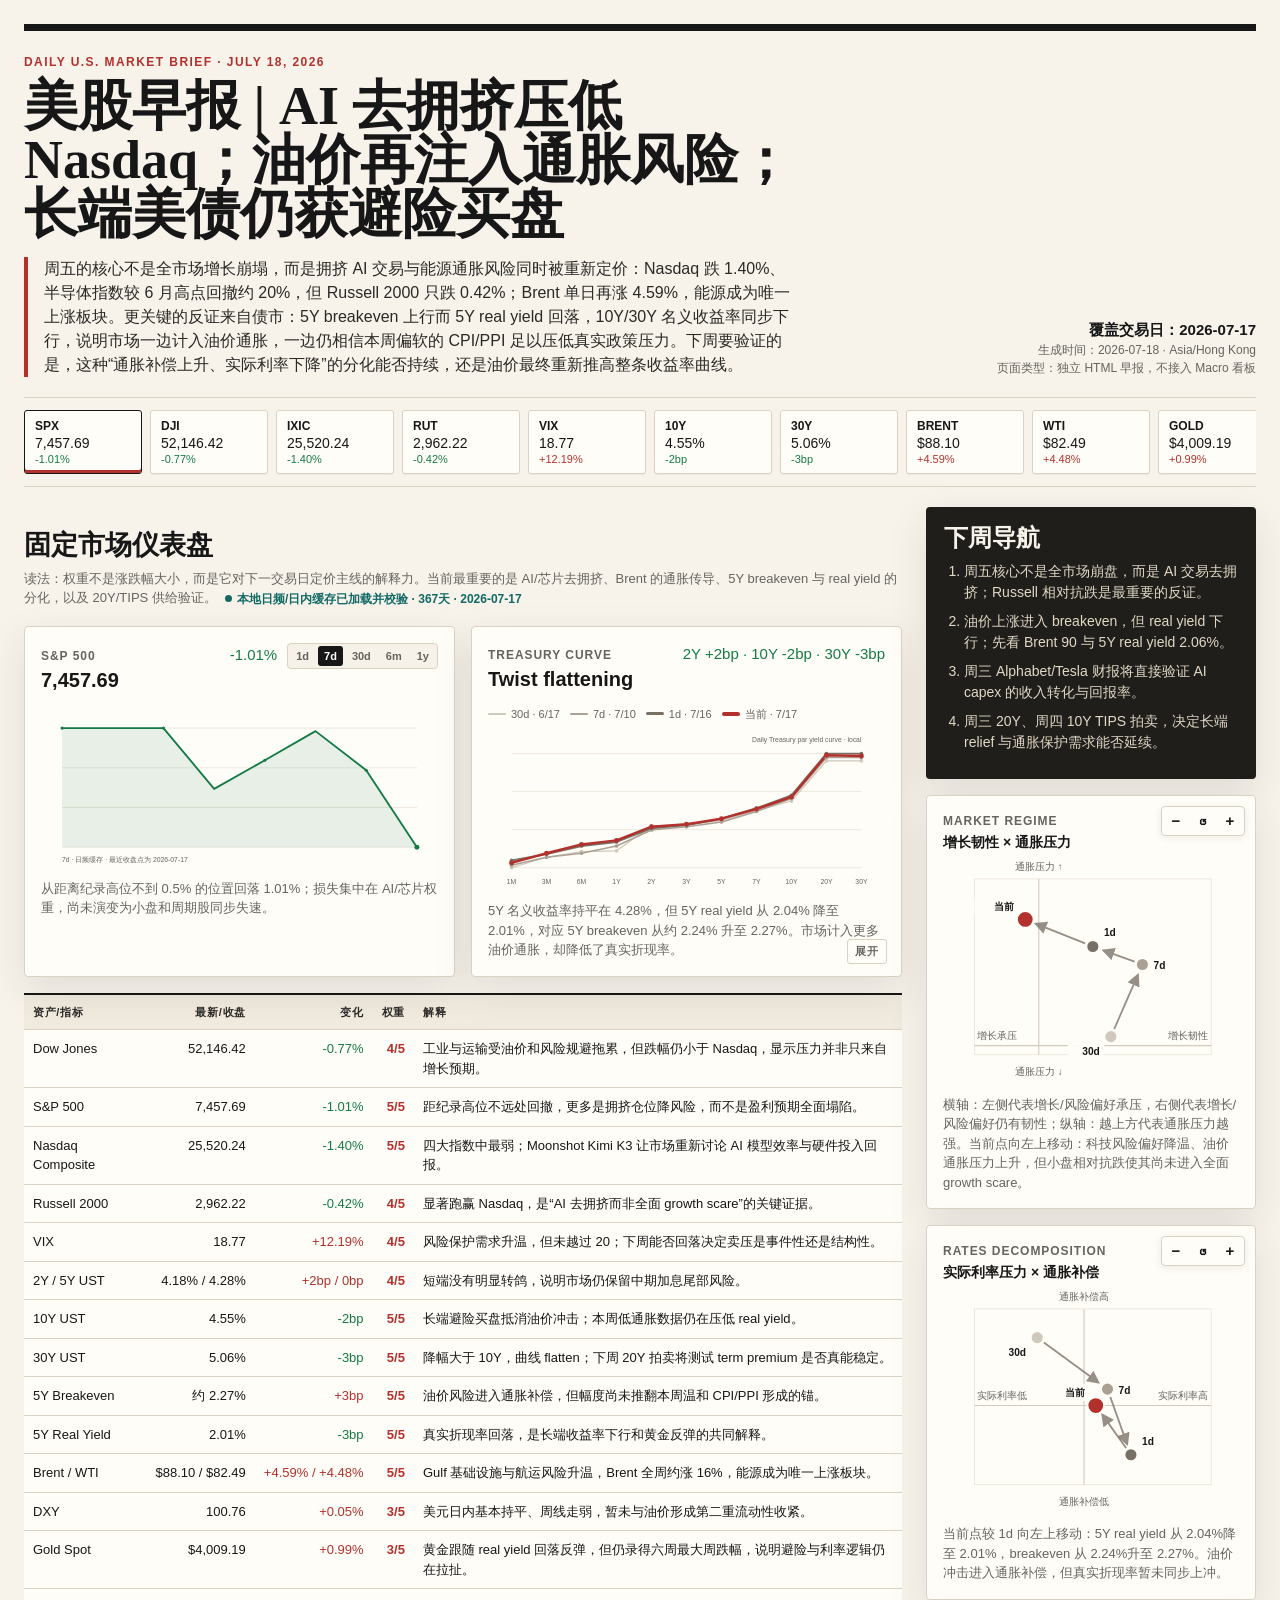
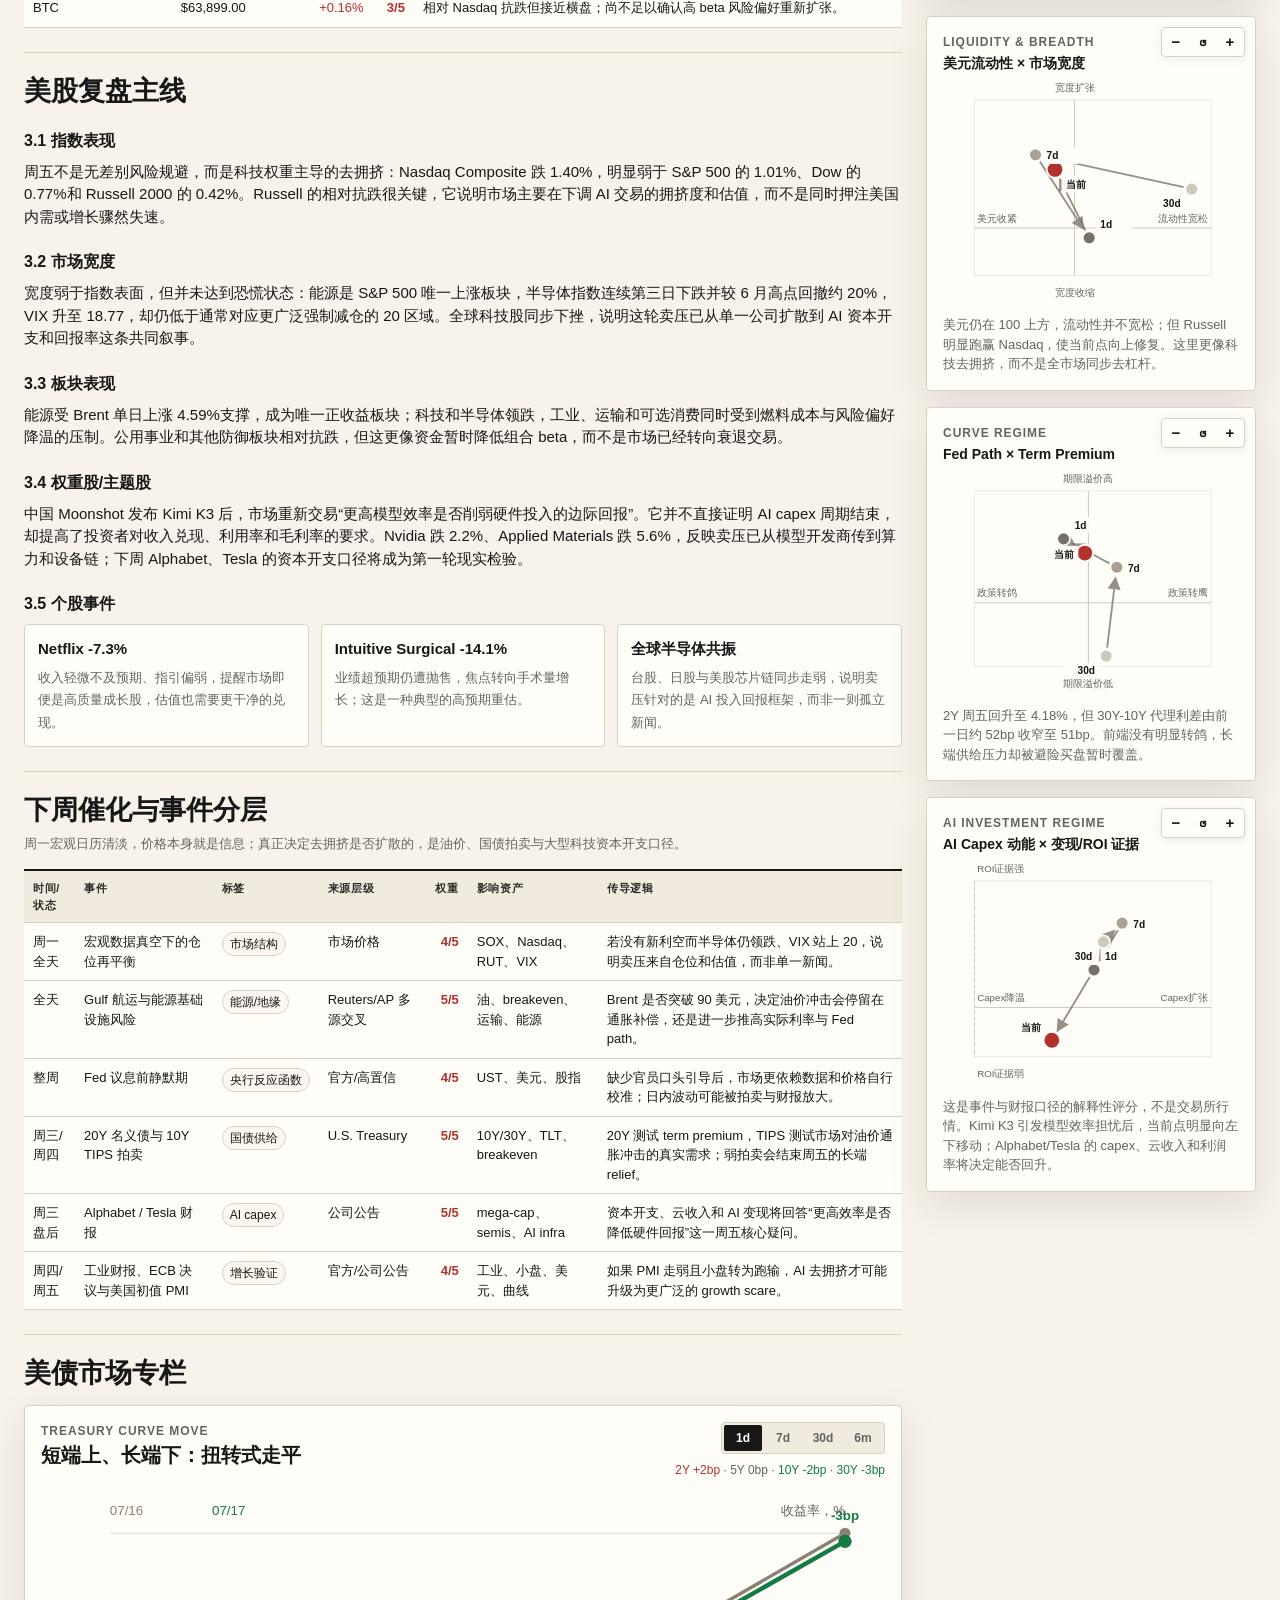
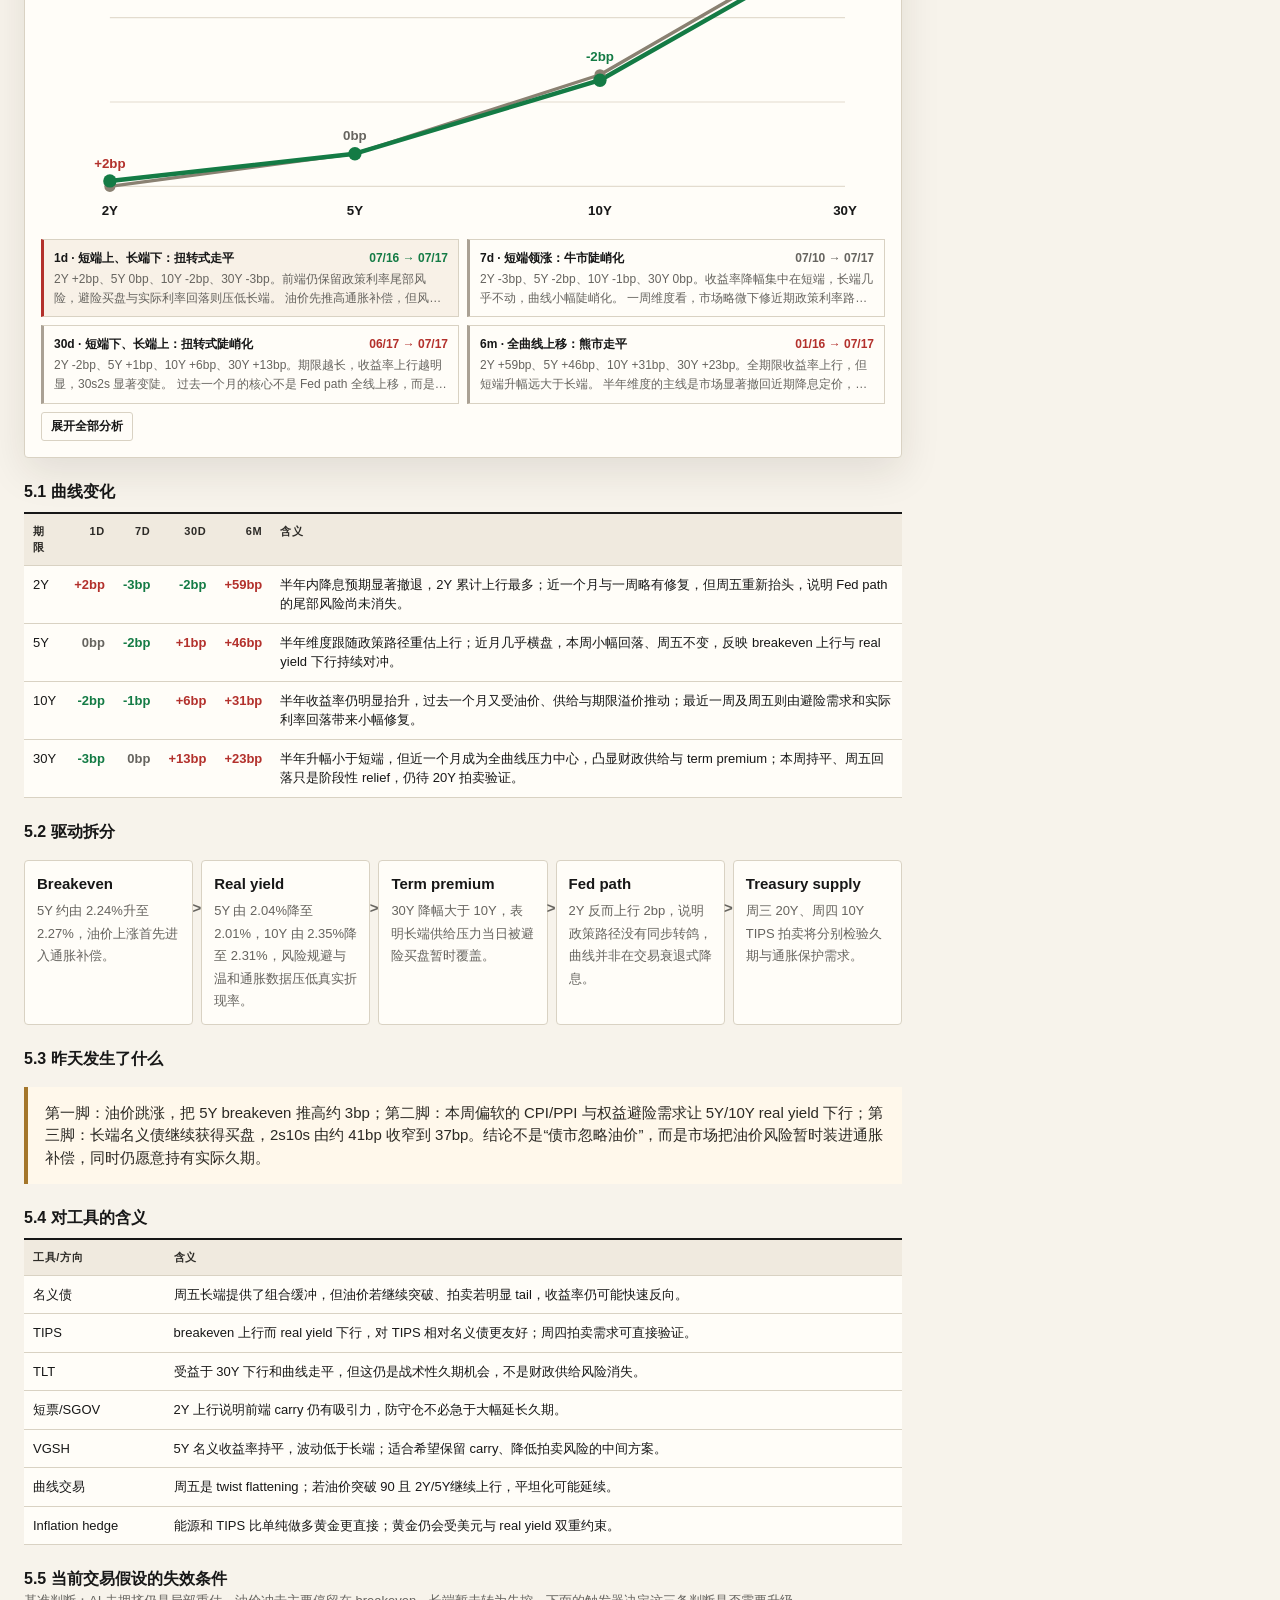
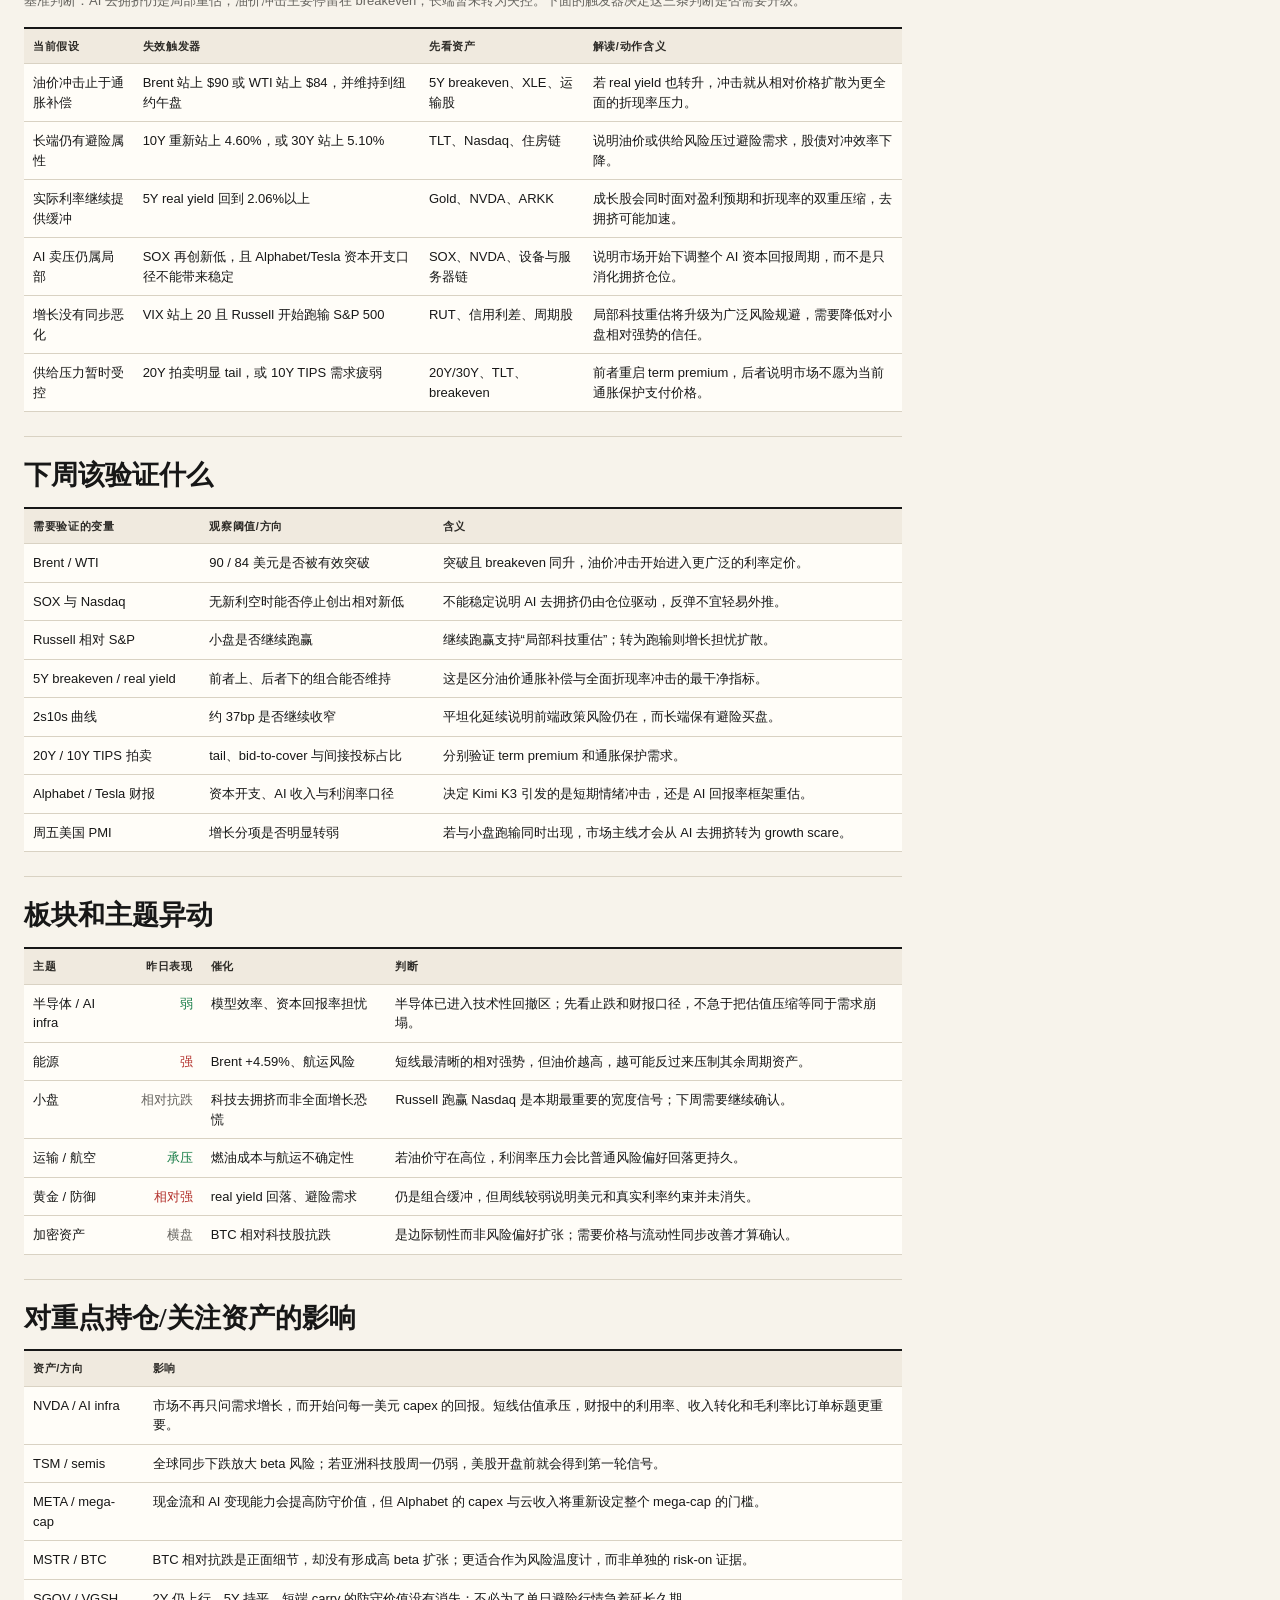
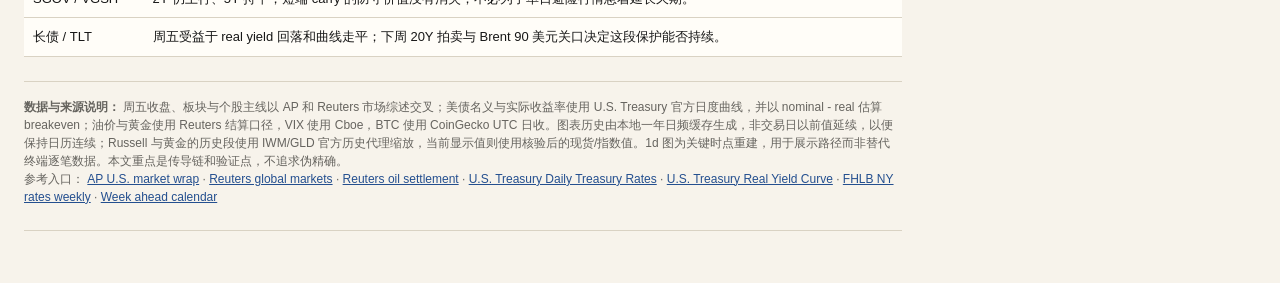
<file: morning_brief/2026-07-18_us_market_brief.html>
<!doctype html>
<html lang="zh-CN">
<head>
  <meta charset="utf-8">
  <meta name="viewport" content="width=device-width, initial-scale=1">
  <title>美股早报 | 2026-07-18</title>
  <style>
    :root {
      --ink: #171717;
      --muted: #66645f;
      --line: #d9d2c3;
      --paper: #f7f3eb;
      --panel: #fffdf8;
      --panel-2: #f0eadf;
      --accent: #b3312c;
      --accent-2: #126a65;
      --gold: #a4762a;
      --green: #147b45;
      --red: #b3312c;
      --blue: #244f8f;
      --shadow: 0 14px 40px rgba(37, 31, 21, .10);
      font-family: "Inter", "Segoe UI", "PingFang SC", "Microsoft YaHei", Arial, sans-serif;
    }

    * { box-sizing: border-box; }
    body {
      margin: 0;
      background: var(--paper);
      color: var(--ink);
      line-height: 1.5;
      font-size: 15px;
    }

    .page {
      max-width: 1280px;
      margin: 0 auto;
      padding: 24px 24px 52px;
    }

    header {
      border-top: 7px solid var(--ink);
      border-bottom: 1px solid var(--line);
      padding: 22px 0 20px;
      display: grid;
      grid-template-columns: 1.4fr .8fr;
      gap: 24px;
      align-items: end;
    }

    .kicker {
      font-size: 12px;
      text-transform: uppercase;
      letter-spacing: .12em;
      color: var(--accent);
      font-weight: 800;
      margin-bottom: 8px;
    }

    h1 {
      font-family: Georgia, "Times New Roman", serif;
      font-size: clamp(30px, 4.6vw, 54px);
      line-height: 1;
      margin: 0;
      letter-spacing: 0;
      max-width: 980px;
    }

    .deck {
      font-size: 16px;
      color: #2a2926;
      margin-top: 16px;
      max-width: 980px;
      border-left: 4px solid var(--accent);
      padding-left: 16px;
    }

    .meta {
      justify-self: end;
      text-align: right;
      color: var(--muted);
      font-size: 12px;
    }

    .meta strong {
      color: var(--ink);
      display: block;
      font-size: 15px;
    }

    .ticker-strip {
      position: sticky;
      top: 0;
      z-index: 20;
      display: flex;
      gap: 8px;
      overflow-x: auto;
      padding: 12px 0;
      background: rgba(247, 243, 235, .94);
      backdrop-filter: blur(10px);
      border-bottom: 1px solid var(--line);
    }

    .ticker {
      border: 1px solid var(--line);
      background: var(--panel);
      color: var(--ink);
      min-width: 118px;
      padding: 8px 10px;
      cursor: pointer;
      display: grid;
      gap: 2px;
      text-align: left;
      border-radius: 3px;
      box-shadow: 0 1px 0 rgba(0,0,0,.04);
    }

    .ticker.active {
      border-color: var(--ink);
      box-shadow: inset 0 -3px 0 var(--accent);
    }

    .ticker .sym { font-weight: 800; font-size: 12px; }
    .ticker .val { font-variant-numeric: tabular-nums; font-size: 14px; }
    .ticker .chg { font-variant-numeric: tabular-nums; font-size: 11px; }
    .up { color: var(--red); }
    .down { color: var(--green); }
    .flat { color: var(--muted); }

    main {
      display: grid;
      grid-template-columns: minmax(0, 1fr) 330px;
      gap: 24px;
      margin-top: 20px;
    }

    section {
      padding: 24px 0;
      border-bottom: 1px solid var(--line);
    }

    h2 {
      font-family: Georgia, "Times New Roman", serif;
      font-size: 27px;
      line-height: 1.1;
      margin: 0 0 16px;
      letter-spacing: 0;
    }

    h3 {
      margin: 22px 0 8px;
      font-size: 16px;
      letter-spacing: 0;
    }

    p { margin: 0 0 12px; }

    .section-note {
      color: var(--muted);
      font-size: 13px;
      margin-top: -8px;
      margin-bottom: 16px;
    }

    .lead-grid {
      display: grid;
      grid-template-columns: 1fr 1fr;
      gap: 16px;
      margin-top: 18px;
    }

    .chart-panel,
    .side-panel {
      background: var(--panel);
      border: 1px solid var(--line);
      border-radius: 4px;
      box-shadow: var(--shadow);
      padding: 16px;
      position: relative;
    }

    .chart-head {
      display: flex;
      align-items: baseline;
      justify-content: space-between;
      gap: 12px;
      margin-bottom: 12px;
    }

    .chart-actions {
      display: flex;
      align-items: center;
      justify-content: flex-end;
      gap: 10px;
      flex-wrap: wrap;
    }

    .range-control {
      display: flex;
      gap: 3px;
      border: 1px solid var(--line);
      background: #f7f2e9;
      padding: 2px;
      border-radius: 4px;
    }

    .range-btn {
      border: 0;
      background: transparent;
      color: var(--muted);
      cursor: pointer;
      font-size: 11px;
      font-weight: 800;
      padding: 4px 6px;
      border-radius: 3px;
    }

    .range-btn.active {
      background: var(--ink);
      color: #fffdf8;
    }

    .data-status {
      display: inline-flex;
      align-items: center;
      gap: 5px;
      margin-left: 8px;
      color: var(--accent-2);
      font-size: 12px;
      font-weight: 800;
    }

    .data-status::before {
      content: "";
      width: 7px;
      height: 7px;
      border-radius: 999px;
      background: var(--accent-2);
      display: inline-block;
    }

    .curve-panel {
      overflow: visible;
    }

    .curve-toggle {
      position: absolute;
      right: 14px;
      bottom: 12px;
      border: 1px solid var(--line);
      background: #fffdf8;
      color: var(--muted);
      cursor: pointer;
      border-radius: 3px;
      padding: 4px 7px;
      font-size: 11px;
      font-weight: 800;
      letter-spacing: .08em;
    }

    .curve-toggle:hover {
      border-color: var(--ink);
      color: var(--ink);
    }

    .curve-detail {
      border-top: 1px solid var(--line);
      display: none;
      margin-top: 14px;
      padding: 12px 0 18px;
      color: #2b2924;
      font-size: 13px;
    }

    .curve-panel.open .curve-detail { display: block; }

    .legend-row {
      display: flex;
      flex-wrap: wrap;
      gap: 10px;
      margin: 2px 0 8px;
      color: var(--muted);
      font-size: 11px;
    }

    .legend-item {
      display: inline-flex;
      align-items: center;
      gap: 5px;
      white-space: nowrap;
    }

    .legend-swatch {
      width: 18px;
      height: 3px;
      border-radius: 99px;
      display: inline-block;
    }

    .chart-caption {
      color: var(--muted);
      font-size: 12px;
      margin: 8px 0 0;
    }

    .chart-tooltip {
      position: absolute;
      z-index: 20;
      display: none;
      min-width: 126px;
      max-width: 220px;
      padding: 8px 10px;
      border: 1px solid #2a2926;
      border-radius: 3px;
      background: rgba(23, 23, 23, .96);
      color: #fffdf8;
      box-shadow: 0 8px 22px rgba(0,0,0,.18);
      font-size: 11px;
      line-height: 1.45;
      pointer-events: none;
      font-variant-numeric: tabular-nums;
    }

    .chart-tooltip strong { color: #fff; }
    .chart-tooltip .tip-row { display: flex; justify-content: space-between; gap: 14px; }

    .regime-panel { overflow: visible; }

    .regime-subtitle {
      margin-top: 2px;
      padding-right: 78px;
      color: var(--ink);
      font-size: 14px;
      font-weight: 800;
    }

    .regime-controls {
      position: absolute;
      top: 10px;
      right: 10px;
      z-index: 6;
      display: flex;
      gap: 3px;
      padding: 2px;
      border: 1px solid var(--line);
      border-radius: 4px;
      background: rgba(255, 253, 248, .94);
      box-shadow: 0 2px 8px rgba(37, 31, 21, .08);
    }

    .regime-controls button {
      width: 24px;
      height: 24px;
      padding: 0;
      border: 0;
      border-radius: 2px;
      background: transparent;
      color: var(--ink);
      cursor: pointer;
      font-size: 15px;
      font-weight: 800;
      line-height: 24px;
    }

    .regime-controls button:hover,
    .regime-controls button:focus-visible {
      background: var(--panel-2);
      outline: none;
    }

    .bond-move-chart {
      margin: 4px 0 18px;
    }

    .bond-move-head {
      align-items: flex-start;
      gap: 16px;
    }

    .bond-move-tools {
      display: grid;
      justify-items: end;
      gap: 7px;
      min-width: 290px;
    }

    .bond-period-tabs {
      display: flex;
      gap: 2px;
      padding: 2px;
      border: 1px solid var(--line);
      border-radius: 4px;
      background: var(--panel-2);
    }

    .bond-period-tabs button {
      min-width: 38px;
      height: 26px;
      padding: 0 8px;
      border: 0;
      border-radius: 2px;
      background: transparent;
      color: var(--muted);
      cursor: pointer;
      font-size: 12px;
      font-weight: 800;
    }

    .bond-period-tabs button:hover,
    .bond-period-tabs button:focus-visible {
      background: #e4ddd0;
      color: var(--ink);
      outline: none;
    }

    .bond-period-tabs button.active {
      background: var(--ink);
      color: #fffdf8;
    }

    .bond-move-stats {
      font-size: 12px;
      font-variant-numeric: tabular-nums;
      text-align: right;
    }

    .bond-move-stats span + span::before {
      content: " · ";
      color: var(--muted);
    }

    .bond-period-notes {
      display: grid;
      grid-template-columns: repeat(2, minmax(0, 1fr));
      gap: 8px;
      margin-top: 4px;
    }

    .bond-period-note {
      padding: 9px 10px;
      border: 1px solid var(--line);
      border-left: 3px solid #aaa194;
      background: #fffdf8;
    }

    .bond-period-note.active {
      border-left-color: var(--red);
      background: #f8f1e7;
    }

    .bond-period-note-head {
      display: flex;
      align-items: baseline;
      justify-content: space-between;
      gap: 8px;
      margin-bottom: 3px;
      font-size: 12px;
      font-weight: 800;
    }

    .bond-period-note p {
      display: -webkit-box;
      overflow: hidden;
      margin: 0;
      color: var(--muted);
      font-size: 12px;
      line-height: 1.55;
      -webkit-box-orient: vertical;
      -webkit-line-clamp: 2;
    }

    .bond-period-notes.expanded .bond-period-note p {
      display: block;
      overflow: visible;
    }

    .bond-notes-toggle {
      display: inline-flex;
      align-items: center;
      margin: 8px 0 0 auto;
      padding: 5px 9px;
      border: 1px solid var(--line);
      border-radius: 3px;
      background: #fffdf8;
      color: var(--ink);
      cursor: pointer;
      font-size: 12px;
      font-weight: 800;
    }

    .bond-notes-toggle:hover,
    .bond-notes-toggle:focus-visible {
      background: var(--panel-2);
      outline: none;
    }

    .horizon-table th:not(:first-child):not(:last-child),
    .horizon-table td:not(:first-child):not(:last-child) {
      white-space: nowrap;
      text-align: right;
      font-variant-numeric: tabular-nums;
    }

    .horizon-table .period-change {
      font-weight: 700;
    }

    .table-scroll {
      max-width: 100%;
      overflow-x: auto;
    }

    .table-scroll .horizon-table {
      min-width: 680px;
    }

    .chart-title {
      font-size: 12px;
      text-transform: uppercase;
      letter-spacing: .08em;
      color: var(--muted);
      font-weight: 800;
    }

    .chart-value {
      font-size: 20px;
      font-weight: 800;
      font-variant-numeric: tabular-nums;
    }

    svg { max-width: 100%; display: block; }

    table {
      width: 100%;
      border-collapse: collapse;
      background: var(--panel);
      border-top: 2px solid var(--ink);
      font-size: 13px;
    }

    th, td {
      border-bottom: 1px solid var(--line);
      padding: 9px 9px;
      vertical-align: top;
    }

    th {
      text-align: left;
      color: #2d2b27;
      background: var(--panel-2);
      font-size: 11px;
      text-transform: uppercase;
      letter-spacing: .06em;
    }

    td.num, th.num {
      text-align: right;
      font-variant-numeric: tabular-nums;
      white-space: nowrap;
    }

    .weight {
      font-weight: 800;
      color: var(--accent);
      white-space: nowrap;
    }

    .tag {
      display: inline-block;
      padding: 2px 7px;
      border: 1px solid var(--line);
      background: #fbf7ef;
      border-radius: 999px;
      font-size: 12px;
      white-space: nowrap;
    }

    .callout {
      margin: 16px 0;
      padding: 15px 17px;
      background: #fff8eb;
      border-left: 4px solid var(--gold);
      color: #2b2924;
    }

    .chain {
      display: grid;
      grid-template-columns: repeat(5, minmax(0, 1fr));
      gap: 8px;
      margin: 16px 0;
    }

    .chain div {
      background: var(--panel);
      border: 1px solid var(--line);
      border-radius: 4px;
      padding: 12px;
      min-height: 90px;
      position: relative;
    }

    .chain div::after {
      content: ">";
      position: absolute;
      right: -9px;
      top: 36px;
      color: var(--muted);
      font-weight: 800;
    }

    .chain div:last-child::after { content: ""; }
    .chain strong { display: block; margin-bottom: 4px; }
    .chain span { color: var(--muted); font-size: 13px; }

    .split {
      display: grid;
      grid-template-columns: 1fr 1fr;
      gap: 16px;
    }

    .cards {
      display: grid;
      grid-template-columns: repeat(3, minmax(0, 1fr));
      gap: 12px;
    }

    .mini-card {
      background: var(--panel);
      border: 1px solid var(--line);
      border-radius: 4px;
      padding: 13px;
    }

    .mini-card b { display: block; margin-bottom: 5px; }
    .mini-card span { color: var(--muted); font-size: 13px; }

    aside {
      position: sticky;
      top: 76px;
      align-self: start;
    }

    .brief-box {
      background: #1f1e1a;
      color: #f7f3eb;
      padding: 18px;
      border-radius: 4px;
      box-shadow: var(--shadow);
    }

    .brief-box h2 {
      color: #f7f3eb;
      font-size: 24px;
      margin-bottom: 10px;
    }

    .brief-box ol {
      margin: 0;
      padding-left: 20px;
      color: #e1d8c6;
      font-size: 14px;
    }

    .brief-box li { margin-bottom: 8px; }

    .source-list {
      font-size: 12px;
      color: var(--muted);
      padding-top: 16px;
    }

    .source-list a { color: var(--blue); }

    .mobile-only { display: none; }

    @media (max-width: 980px) {
      header, main, .lead-grid, .split {
        grid-template-columns: 1fr;
      }
      .meta {
        justify-self: start;
        text-align: left;
      }
      aside {
        position: static;
      }
      .chain, .cards {
        grid-template-columns: 1fr;
      }
      .chain div::after { content: ""; }
      table { font-size: 13px; }
      th, td { padding: 8px 7px; }
      .bond-move-head {
        display: grid;
        grid-template-columns: 1fr;
      }
      .bond-move-tools {
        justify-items: start;
        min-width: 0;
      }
      .bond-move-stats { text-align: left; }
      .bond-period-notes { grid-template-columns: 1fr; }
    }
  </style>
</head>
<body>
  <div class="page">
    <header>
      <div>
        <div class="kicker">Daily U.S. Market Brief · July 18, 2026</div>
        <h1>美股早报 | AI 去拥挤压低 Nasdaq；油价再注入通胀风险；长端美债仍获避险买盘</h1>
        <div class="deck">
          周五的核心不是全市场增长崩塌，而是拥挤 AI 交易与能源通胀风险同时被重新定价：Nasdaq 跌 1.40%、半导体指数较 6 月高点回撤约 20%，但 Russell 2000 只跌 0.42%；Brent 单日再涨 4.59%，能源成为唯一上涨板块。更关键的反证来自债市：5Y breakeven 上行而 5Y real yield 回落，10Y/30Y 名义收益率同步下行，说明市场一边计入油价通胀，一边仍相信本周偏软的 CPI/PPI 足以压低真实政策压力。下周要验证的是，这种“通胀补偿上升、实际利率下降”的分化能否持续，还是油价最终重新推高整条收益率曲线。
        </div>
      </div>
      <div class="meta">
        <strong>覆盖交易日：2026-07-17</strong>
        生成时间：2026-07-18 · Asia/Hong Kong<br>
        页面类型：独立 HTML 早报，不接入 Macro 看板
      </div>
    </header>

    <nav class="ticker-strip" aria-label="interactive ticker strip" id="tickerStrip"></nav>

    <main>
      <div>
        <section id="dashboard">
          <h2>固定市场仪表盘</h2>
          <p class="section-note">读法：权重不是涨跌幅大小，而是它对下一交易日定价主线的解释力。当前最重要的是 AI/芯片去拥挤、Brent 的通胀传导、5Y breakeven 与 real yield 的分化，以及 20Y/TIPS 供给验证。<span class="data-status" id="dataStatus">数据校验中</span></p>
          <div class="lead-grid">
            <div class="chart-panel">
              <div class="chart-head">
                <div>
                  <div class="chart-title" id="activeName">S&P 500</div>
                  <div class="chart-value" id="activeValue">7,457.69</div>
                </div>
                <div class="chart-actions">
                  <div id="activeChange" class="down">-1.01%</div>
                  <div class="range-control" id="rangeControl" aria-label="ticker range"></div>
                </div>
              </div>
              <svg id="sparkChart" viewBox="0 0 640 260" role="img" aria-label="Selected ticker chart"></svg>
              <p id="activeNote" class="section-note" style="margin:10px 0 0;">从距离纪录高位不到 0.5% 的位置回落 1.01%；损失集中在 AI/芯片权重，尚未演变为小盘和周期股同步失速。</p>
            </div>
            <div class="chart-panel curve-panel" id="curvePanel">
              <button class="curve-toggle" id="curveToggle" type="button" aria-expanded="false">展开</button>
              <div class="chart-head">
                <div>
                  <div class="chart-title">Treasury Curve</div>
                  <div class="chart-value">Twist flattening</div>
                </div>
                <div class="down">2Y +2bp · 10Y -2bp · 30Y -3bp</div>
              </div>
              <div class="legend-row" id="curveLegend"></div>
              <svg id="curveChart" viewBox="0 0 640 260" role="img" aria-label="Treasury yield curve"></svg>
              <p class="section-note" style="margin:10px 0 0;">5Y 名义收益率持平在 4.28%，但 5Y real yield 从 2.04% 降至 2.01%，对应 5Y breakeven 从约 2.24% 升至 2.27%。市场计入更多油价通胀，却降低了真实折现率。</p>
              <div class="curve-detail">
                <p><strong>为什么是 twist flattening：</strong>2Y 上行 2bp，5Y 持平，10Y/30Y 分别下行 2bp/3bp。短端没有跟随风险资产转弱而明显变鸽，长端却获得避险买盘，2s10s 从约 41bp 收窄至 37bp。</p>
                <p><strong>真正的债市信息：</strong>油价上涨主要进入 breakeven，而本周偏软的 CPI/PPI 与风险规避压低 real yield。所以下周若 Brent 继续涨、real yield 也开始反弹，这个“长端避险”结构才会被真正破坏；20Y 名义债与 10Y TIPS 拍卖是直接验证点。</p>
              </div>
            </div>
          </div>

          <table style="margin-top:16px;">
            <thead>
              <tr><th>资产/指标</th><th class="num">最新/收盘</th><th class="num">变化</th><th class="num">权重</th><th>解释</th></tr>
            </thead>
            <tbody>
              <tr><td>Dow Jones</td><td class="num">52,146.42</td><td class="num down">-0.77%</td><td class="num weight">4/5</td><td>工业与运输受油价和风险规避拖累，但跌幅仍小于 Nasdaq，显示压力并非只来自增长预期。</td></tr>
              <tr><td>S&amp;P 500</td><td class="num">7,457.69</td><td class="num down">-1.01%</td><td class="num weight">5/5</td><td>距纪录高位不远处回撤，更多是拥挤仓位降风险，而不是盈利预期全面塌陷。</td></tr>
              <tr><td>Nasdaq Composite</td><td class="num">25,520.24</td><td class="num down">-1.40%</td><td class="num weight">5/5</td><td>四大指数中最弱；Moonshot Kimi K3 让市场重新讨论 AI 模型效率与硬件投入回报。</td></tr>
              <tr><td>Russell 2000</td><td class="num">2,962.22</td><td class="num down">-0.42%</td><td class="num weight">4/5</td><td>显著跑赢 Nasdaq，是“AI 去拥挤而非全面 growth scare”的关键证据。</td></tr>
              <tr><td>VIX</td><td class="num">18.77</td><td class="num up">+12.19%</td><td class="num weight">4/5</td><td>风险保护需求升温，但未越过 20；下周能否回落决定卖压是事件性还是结构性。</td></tr>
              <tr><td>2Y / 5Y UST</td><td class="num">4.18% / 4.28%</td><td class="num up">+2bp / 0bp</td><td class="num weight">4/5</td><td>短端没有明显转鸽，说明市场仍保留中期加息尾部风险。</td></tr>
              <tr><td>10Y UST</td><td class="num">4.55%</td><td class="num down">-2bp</td><td class="num weight">5/5</td><td>长端避险买盘抵消油价冲击；本周低通胀数据仍在压低 real yield。</td></tr>
              <tr><td>30Y UST</td><td class="num">5.06%</td><td class="num down">-3bp</td><td class="num weight">5/5</td><td>降幅大于 10Y，曲线 flatten；下周 20Y 拍卖将测试 term premium 是否真能稳定。</td></tr>
              <tr><td>5Y Breakeven</td><td class="num">约 2.27%</td><td class="num up">+3bp</td><td class="num weight">5/5</td><td>油价风险进入通胀补偿，但幅度尚未推翻本周温和 CPI/PPI 形成的锚。</td></tr>
              <tr><td>5Y Real Yield</td><td class="num">2.01%</td><td class="num down">-3bp</td><td class="num weight">5/5</td><td>真实折现率回落，是长端收益率下行和黄金反弹的共同解释。</td></tr>
              <tr><td>Brent / WTI</td><td class="num">$88.10 / $82.49</td><td class="num up">+4.59% / +4.48%</td><td class="num weight">5/5</td><td>Gulf 基础设施与航运风险升温，Brent 全周约涨 16%，能源成为唯一上涨板块。</td></tr>
              <tr><td>DXY</td><td class="num">100.76</td><td class="num up">+0.05%</td><td class="num weight">3/5</td><td>美元日内基本持平、周线走弱，暂未与油价形成第二重流动性收紧。</td></tr>
              <tr><td>Gold Spot</td><td class="num">$4,009.19</td><td class="num up">+0.99%</td><td class="num weight">3/5</td><td>黄金跟随 real yield 回落反弹，但仍录得六周最大周跌幅，说明避险与利率逻辑仍在拉扯。</td></tr>
              <tr><td>BTC</td><td class="num">$63,899.00</td><td class="num up">+0.16%</td><td class="num weight">3/5</td><td>相对 Nasdaq 抗跌但接近横盘；尚不足以确认高 beta 风险偏好重新扩张。</td></tr>
            </tbody>
          </table>
        </section>

        <section id="equity-review">
          <h2>美股复盘主线</h2>
          <h3>3.1 指数表现</h3>
          <p>周五不是无差别风险规避，而是科技权重主导的去拥挤：Nasdaq Composite 跌 1.40%，明显弱于 S&amp;P 500 的 1.01%、Dow 的 0.77%和 Russell 2000 的 0.42%。Russell 的相对抗跌很关键，它说明市场主要在下调 AI 交易的拥挤度和估值，而不是同时押注美国内需或增长骤然失速。</p>

          <h3>3.2 市场宽度</h3>
          <p>宽度弱于指数表面，但并未达到恐慌状态：能源是 S&amp;P 500 唯一上涨板块，半导体指数连续第三日下跌并较 6 月高点回撤约 20%，VIX 升至 18.77，却仍低于通常对应更广泛强制减仓的 20 区域。全球科技股同步下挫，说明这轮卖压已从单一公司扩散到 AI 资本开支和回报率这条共同叙事。</p>

          <h3>3.3 板块表现</h3>
          <p>能源受 Brent 单日上涨 4.59%支撑，成为唯一正收益板块；科技和半导体领跌，工业、运输和可选消费同时受到燃料成本与风险偏好降温的压制。公用事业和其他防御板块相对抗跌，但这更像资金暂时降低组合 beta，而不是市场已经转向衰退交易。</p>

          <h3>3.4 权重股/主题股</h3>
          <p>中国 Moonshot 发布 Kimi K3 后，市场重新交易“更高模型效率是否削弱硬件投入的边际回报”。它并不直接证明 AI capex 周期结束，却提高了投资者对收入兑现、利用率和毛利率的要求。Nvidia 跌 2.2%、Applied Materials 跌 5.6%，反映卖压已从模型开发商传到算力和设备链；下周 Alphabet、Tesla 的资本开支口径将成为第一轮现实检验。</p>

          <h3>3.5 个股事件</h3>
          <div class="cards">
            <div class="mini-card"><b>Netflix -7.3%</b><span>收入轻微不及预期、指引偏弱，提醒市场即便是高质量成长股，估值也需要更干净的兑现。</span></div>
            <div class="mini-card"><b>Intuitive Surgical -14.1%</b><span>业绩超预期仍遭抛售，焦点转向手术量增长；这是一种典型的高预期重估。</span></div>
            <div class="mini-card"><b>全球半导体共振</b><span>台股、日股与美股芯片链同步走弱，说明卖压针对的是 AI 投入回报框架，而非一则孤立新闻。</span></div>
          </div>
        </section>

        <section id="catalysts">
          <h2>下周催化与事件分层</h2>
          <p class="section-note">周一宏观日历清淡，价格本身就是信息；真正决定去拥挤是否扩散的，是油价、国债拍卖与大型科技资本开支口径。</p>
          <table>
            <thead>
              <tr><th>时间/状态</th><th>事件</th><th>标签</th><th>来源层级</th><th class="num">权重</th><th>影响资产</th><th>传导逻辑</th></tr>
            </thead>
            <tbody>
              <tr><td>周一全天</td><td>宏观数据真空下的仓位再平衡</td><td><span class="tag">市场结构</span></td><td>市场价格</td><td class="num weight">4/5</td><td>SOX、Nasdaq、RUT、VIX</td><td>若没有新利空而半导体仍领跌、VIX 站上 20，说明卖压来自仓位和估值，而非单一新闻。</td></tr>
              <tr><td>全天</td><td>Gulf 航运与能源基础设施风险</td><td><span class="tag">能源/地缘</span></td><td>Reuters/AP 多源交叉</td><td class="num weight">5/5</td><td>油、breakeven、运输、能源</td><td>Brent 是否突破 90 美元，决定油价冲击会停留在通胀补偿，还是进一步推高实际利率与 Fed path。</td></tr>
              <tr><td>整周</td><td>Fed 议息前静默期</td><td><span class="tag">央行反应函数</span></td><td>官方/高置信</td><td class="num weight">4/5</td><td>UST、美元、股指</td><td>缺少官员口头引导后，市场更依赖数据和价格自行校准；日内波动可能被拍卖与财报放大。</td></tr>
              <tr><td>周三/周四</td><td>20Y 名义债与 10Y TIPS 拍卖</td><td><span class="tag">国债供给</span></td><td>U.S. Treasury</td><td class="num weight">5/5</td><td>10Y/30Y、TLT、breakeven</td><td>20Y 测试 term premium，TIPS 测试市场对油价通胀冲击的真实需求；弱拍卖会结束周五的长端 relief。</td></tr>
              <tr><td>周三盘后</td><td>Alphabet / Tesla 财报</td><td><span class="tag">AI capex</span></td><td>公司公告</td><td class="num weight">5/5</td><td>mega-cap、semis、AI infra</td><td>资本开支、云收入和 AI 变现将回答“更高效率是否降低硬件回报”这一周五核心疑问。</td></tr>
              <tr><td>周四/周五</td><td>工业财报、ECB 决议与美国初值 PMI</td><td><span class="tag">增长验证</span></td><td>官方/公司公告</td><td class="num weight">4/5</td><td>工业、小盘、美元、曲线</td><td>如果 PMI 走弱且小盘转为跑输，AI 去拥挤才可能升级为更广泛的 growth scare。</td></tr>
            </tbody>
          </table>
        </section>

        <section id="bonds">
          <h2>美债市场专栏</h2>
          <div class="chart-panel bond-move-chart">
            <div class="chart-head bond-move-head">
              <div>
                <div class="chart-title">Treasury Curve Move</div>
                <div class="chart-value" id="bondMoveTitle">短端上、长端下：扭转式走平</div>
              </div>
              <div class="bond-move-tools">
                <div class="bond-period-tabs" id="bondPeriodTabs" role="group" aria-label="美债曲线对比期限">
                  <button type="button" class="active" data-bond-period="1d" aria-pressed="true">1d</button>
                  <button type="button" data-bond-period="7d" aria-pressed="false">7d</button>
                  <button type="button" data-bond-period="30d" aria-pressed="false">30d</button>
                  <button type="button" data-bond-period="6m" aria-pressed="false">6m</button>
                </div>
                <div class="bond-move-stats down" id="bondMoveStats">2Y +2bp · 5Y 0bp · 10Y -2bp · 30Y -3bp</div>
              </div>
            </div>
            <svg id="bondMoveChart" viewBox="0 0 760 310" role="img" aria-label="Treasury 2Y 5Y 10Y 30Y curve move"></svg>
            <div class="bond-period-notes" id="bondPeriodNotes"></div>
            <button class="bond-notes-toggle" id="bondNotesToggle" type="button" aria-expanded="false">展开全部分析</button>
          </div>
          <h3>5.1 曲线变化</h3>
          <div class="table-scroll" role="region" aria-label="美债期限变化横向对照表" tabindex="0">
          <table class="horizon-table">
            <thead><tr><th>期限</th><th>1d</th><th>7d</th><th>30d</th><th>6m</th><th>含义</th></tr></thead>
            <tbody>
              <tr><td>2Y</td><td><span class="period-change up">+2bp</span></td><td><span class="period-change down">-3bp</span></td><td><span class="period-change down">-2bp</span></td><td><span class="period-change up">+59bp</span></td><td>半年内降息预期显著撤退，2Y 累计上行最多；近一个月与一周略有修复，但周五重新抬头，说明 Fed path 的尾部风险尚未消失。</td></tr>
              <tr><td>5Y</td><td><span class="period-change flat">0bp</span></td><td><span class="period-change down">-2bp</span></td><td><span class="period-change up">+1bp</span></td><td><span class="period-change up">+46bp</span></td><td>半年维度跟随政策路径重估上行；近月几乎横盘，本周小幅回落、周五不变，反映 breakeven 上行与 real yield 下行持续对冲。</td></tr>
              <tr><td>10Y</td><td><span class="period-change down">-2bp</span></td><td><span class="period-change down">-1bp</span></td><td><span class="period-change up">+6bp</span></td><td><span class="period-change up">+31bp</span></td><td>半年收益率仍明显抬升，过去一个月又受油价、供给与期限溢价推动；最近一周及周五则由避险需求和实际利率回落带来小幅修复。</td></tr>
              <tr><td>30Y</td><td><span class="period-change down">-3bp</span></td><td><span class="period-change flat">0bp</span></td><td><span class="period-change up">+13bp</span></td><td><span class="period-change up">+23bp</span></td><td>半年升幅小于短端，但近一个月成为全曲线压力中心，凸显财政供给与 term premium；本周持平、周五回落只是阶段性 relief，仍待 20Y 拍卖验证。</td></tr>
            </tbody>
          </table>
          </div>

          <h3>5.2 驱动拆分</h3>
          <div class="chain">
            <div><strong>Breakeven</strong><span>5Y 约由 2.24%升至 2.27%，油价上涨首先进入通胀补偿。</span></div>
            <div><strong>Real yield</strong><span>5Y 由 2.04%降至 2.01%，10Y 由 2.35%降至 2.31%，风险规避与温和通胀数据压低真实折现率。</span></div>
            <div><strong>Term premium</strong><span>30Y 降幅大于 10Y，表明长端供给压力当日被避险买盘暂时覆盖。</span></div>
            <div><strong>Fed path</strong><span>2Y 反而上行 2bp，说明政策路径没有同步转鸽，曲线并非在交易衰退式降息。</span></div>
            <div><strong>Treasury supply</strong><span>周三 20Y、周四 10Y TIPS 拍卖将分别检验久期与通胀保护需求。</span></div>
          </div>

          <h3>5.3 昨天发生了什么</h3>
          <div class="callout">
            第一脚：油价跳涨，把 5Y breakeven 推高约 3bp；第二脚：本周偏软的 CPI/PPI 与权益避险需求让 5Y/10Y real yield 下行；第三脚：长端名义债继续获得买盘，2s10s 由约 41bp 收窄到 37bp。结论不是“债市忽略油价”，而是市场把油价风险暂时装进通胀补偿，同时仍愿意持有实际久期。
          </div>

          <h3>5.4 对工具的含义</h3>
          <table>
            <thead><tr><th>工具/方向</th><th>含义</th></tr></thead>
            <tbody>
              <tr><td>名义债</td><td>周五长端提供了组合缓冲，但油价若继续突破、拍卖若明显 tail，收益率仍可能快速反向。</td></tr>
              <tr><td>TIPS</td><td>breakeven 上行而 real yield 下行，对 TIPS 相对名义债更友好；周四拍卖需求可直接验证。</td></tr>
              <tr><td>TLT</td><td>受益于 30Y 下行和曲线走平，但这仍是战术性久期机会，不是财政供给风险消失。</td></tr>
              <tr><td>短票/SGOV</td><td>2Y 上行说明前端 carry 仍有吸引力，防守仓不必急于大幅延长久期。</td></tr>
              <tr><td>VGSH</td><td>5Y 名义收益率持平，波动低于长端；适合希望保留 carry、降低拍卖风险的中间方案。</td></tr>
              <tr><td>曲线交易</td><td>周五是 twist flattening；若油价突破 90 且 2Y/5Y继续上行，平坦化可能延续。</td></tr>
              <tr><td>Inflation hedge</td><td>能源和 TIPS 比单纯做多黄金更直接；黄金仍会受美元与 real yield 双重约束。</td></tr>
            </tbody>
          </table>

          <h3>5.5 当前交易假设的失效条件</h3>
          <p class="section-note">基准判断：AI 去拥挤仍是局部重估，油价冲击主要停留在 breakeven，长端暂未转为失控。下面的触发器决定这三条判断是否需要升级。</p>
          <table>
            <thead><tr><th>当前假设</th><th>失效触发器</th><th>先看资产</th><th>解读/动作含义</th></tr></thead>
            <tbody>
              <tr><td>油价冲击止于通胀补偿</td><td>Brent 站上 $90 或 WTI 站上 $84，并维持到纽约午盘</td><td>5Y breakeven、XLE、运输股</td><td>若 real yield 也转升，冲击就从相对价格扩散为更全面的折现率压力。</td></tr>
              <tr><td>长端仍有避险属性</td><td>10Y 重新站上 4.60%，或 30Y 站上 5.10%</td><td>TLT、Nasdaq、住房链</td><td>说明油价或供给风险压过避险需求，股债对冲效率下降。</td></tr>
              <tr><td>实际利率继续提供缓冲</td><td>5Y real yield 回到 2.06%以上</td><td>Gold、NVDA、ARKK</td><td>成长股会同时面对盈利预期和折现率的双重压缩，去拥挤可能加速。</td></tr>
              <tr><td>AI 卖压仍属局部</td><td>SOX 再创新低，且 Alphabet/Tesla 资本开支口径不能带来稳定</td><td>SOX、NVDA、设备与服务器链</td><td>说明市场开始下调整个 AI 资本回报周期，而不是只消化拥挤仓位。</td></tr>
              <tr><td>增长没有同步恶化</td><td>VIX 站上 20 且 Russell 开始跑输 S&amp;P 500</td><td>RUT、信用利差、周期股</td><td>局部科技重估将升级为广泛风险规避，需要降低对小盘相对强势的信任。</td></tr>
              <tr><td>供给压力暂时受控</td><td>20Y 拍卖明显 tail，或 10Y TIPS 需求疲弱</td><td>20Y/30Y、TLT、breakeven</td><td>前者重启 term premium，后者说明市场不愿为当前通胀保护支付价格。</td></tr>
            </tbody>
          </table>
        </section>

        <section id="verify">
          <h2>下周该验证什么</h2>
          <table>
            <thead><tr><th>需要验证的变量</th><th>观察阈值/方向</th><th>含义</th></tr></thead>
            <tbody>
              <tr><td>Brent / WTI</td><td>90 / 84 美元是否被有效突破</td><td>突破且 breakeven 同升，油价冲击开始进入更广泛的利率定价。</td></tr>
              <tr><td>SOX 与 Nasdaq</td><td>无新利空时能否停止创出相对新低</td><td>不能稳定说明 AI 去拥挤仍由仓位驱动，反弹不宜轻易外推。</td></tr>
              <tr><td>Russell 相对 S&amp;P</td><td>小盘是否继续跑赢</td><td>继续跑赢支持“局部科技重估”；转为跑输则增长担忧扩散。</td></tr>
              <tr><td>5Y breakeven / real yield</td><td>前者上、后者下的组合能否维持</td><td>这是区分油价通胀补偿与全面折现率冲击的最干净指标。</td></tr>
              <tr><td>2s10s 曲线</td><td>约 37bp 是否继续收窄</td><td>平坦化延续说明前端政策风险仍在，而长端保有避险买盘。</td></tr>
              <tr><td>20Y / 10Y TIPS 拍卖</td><td>tail、bid-to-cover 与间接投标占比</td><td>分别验证 term premium 和通胀保护需求。</td></tr>
              <tr><td>Alphabet / Tesla 财报</td><td>资本开支、AI 收入与利润率口径</td><td>决定 Kimi K3 引发的是短期情绪冲击，还是 AI 回报率框架重估。</td></tr>
              <tr><td>周五美国 PMI</td><td>增长分项是否明显转弱</td><td>若与小盘跑输同时出现，市场主线才会从 AI 去拥挤转为 growth scare。</td></tr>
            </tbody>
          </table>
        </section>

        <section id="themes">
          <h2>板块和主题异动</h2>
          <table>
            <thead><tr><th>主题</th><th class="num">昨日表现</th><th>催化</th><th>判断</th></tr></thead>
            <tbody>
              <tr><td>半导体 / AI infra</td><td class="num down">弱</td><td>模型效率、资本回报率担忧</td><td>半导体已进入技术性回撤区；先看止跌和财报口径，不急于把估值压缩等同于需求崩塌。</td></tr>
              <tr><td>能源</td><td class="num up">强</td><td>Brent +4.59%、航运风险</td><td>短线最清晰的相对强势，但油价越高，越可能反过来压制其余周期资产。</td></tr>
              <tr><td>小盘</td><td class="num flat">相对抗跌</td><td>科技去拥挤而非全面增长恐慌</td><td>Russell 跑赢 Nasdaq 是本期最重要的宽度信号；下周需要继续确认。</td></tr>
              <tr><td>运输 / 航空</td><td class="num down">承压</td><td>燃油成本与航运不确定性</td><td>若油价守在高位，利润率压力会比普通风险偏好回落更持久。</td></tr>
              <tr><td>黄金 / 防御</td><td class="num up">相对强</td><td>real yield 回落、避险需求</td><td>仍是组合缓冲，但周线较弱说明美元和真实利率约束并未消失。</td></tr>
              <tr><td>加密资产</td><td class="num flat">横盘</td><td>BTC 相对科技股抗跌</td><td>是边际韧性而非风险偏好扩张；需要价格与流动性同步改善才算确认。</td></tr>
            </tbody>
          </table>
        </section>

        <section id="portfolio">
          <h2>对重点持仓/关注资产的影响</h2>
          <table>
            <thead><tr><th>资产/方向</th><th>影响</th></tr></thead>
            <tbody>
              <tr><td>NVDA / AI infra</td><td>市场不再只问需求增长，而开始问每一美元 capex 的回报。短线估值承压，财报中的利用率、收入转化和毛利率比订单标题更重要。</td></tr>
              <tr><td>TSM / semis</td><td>全球同步下跌放大 beta 风险；若亚洲科技股周一仍弱，美股开盘前就会得到第一轮信号。</td></tr>
              <tr><td>META / mega-cap</td><td>现金流和 AI 变现能力会提高防守价值，但 Alphabet 的 capex 与云收入将重新设定整个 mega-cap 的门槛。</td></tr>
              <tr><td>MSTR / BTC</td><td>BTC 相对抗跌是正面细节，却没有形成高 beta 扩张；更适合作为风险温度计，而非单独的 risk-on 证据。</td></tr>
              <tr><td>SGOV / VGSH</td><td>2Y 仍上行、5Y 持平，短端 carry 的防守价值没有消失；不必为了单日避险行情急着延长久期。</td></tr>
              <tr><td>长债 / TLT</td><td>周五受益于 real yield 回落和曲线走平；下周 20Y 拍卖与 Brent 90 美元关口决定这段保护能否持续。</td></tr>
            </tbody>
          </table>
        </section>

        <section class="source-list">
          <strong>数据与来源说明：</strong>
          周五收盘、板块与个股主线以 AP 和 Reuters 市场综述交叉；美债名义与实际收益率使用 U.S. Treasury 官方日度曲线，并以 nominal - real 估算 breakeven；油价与黄金使用 Reuters 结算口径，VIX 使用 Cboe，BTC 使用 CoinGecko UTC 日收。图表历史由本地一年日频缓存生成，非交易日以前值延续，以便保持日历连续；Russell 与黄金的历史段使用 IWM/GLD 官方历史代理缩放，当前显示值则使用核验后的现货/指数值。1d 图为关键时点重建，用于展示路径而非替代终端逐笔数据。本文重点是传导链和验证点，不追求伪精确。
          <br>
          参考入口：
          <a href="https://apnews.com/article/stocks-markets-ai-iran-trump-rates-65449e9565fba441a617f9517e097f5a">AP U.S. market wrap</a> ·
          <a href="https://in.marketscreener.com/news/global-stocks-drop-on-growing-semiconductor-rout-oil-set-for-weekly-gain-ce7f51dad981f123">Reuters global markets</a> ·
          <a href="https://www.brecorder.com/news/40430625">Reuters oil settlement</a> ·
          <a href="https://home.treasury.gov/resource-center/data-chart-center/interest-rates/TextView?field_tdr_date_value=2026&type=daily_treasury_yield_curve">U.S. Treasury Daily Treasury Rates</a> ·
          <a href="https://home.treasury.gov/resource-center/data-chart-center/interest-rates/TextView?field_tdr_date_value=2026&type=daily_treasury_real_yield_curve">U.S. Treasury Real Yield Curve</a> ·
          <a href="https://www.fhlbny.com/w/fi/msd/2026/260717">FHLB NY rates weekly</a> ·
          <a href="https://www.schaeffersresearch.com/content/news/2026/07/16/the-week-ahead-q2-earnings-season-hits-full-stride">Week ahead calendar</a>
        </section>
      </div>

      <aside>
        <div class="brief-box">
          <h2>下周导航</h2>
          <ol>
            <li>周五核心不是全市场崩盘，而是 AI 交易去拥挤；Russell 相对抗跌是最重要的反证。</li>
            <li>油价上涨进入 breakeven，但 real yield 下行；先看 Brent 90 与 5Y real yield 2.06%。</li>
            <li>周三 Alphabet/Tesla 财报将直接验证 AI capex 的收入转化与回报率。</li>
            <li>周三 20Y、周四 10Y TIPS 拍卖，决定长端 relief 与通胀保护需求能否延续。</li>
          </ol>
        </div>
        <div class="side-panel regime-panel" data-regime-card="macro" style="margin-top:16px;">
          <div class="chart-title">Market Regime</div>
          <div class="regime-subtitle">增长韧性 × 通胀压力</div>
          <div class="regime-controls" aria-label="regime map zoom controls">
            <button type="button" data-regime-action="out" data-regime-id="macro" title="缩小" aria-label="缩小">−</button>
            <button type="button" data-regime-action="reset" data-regime-id="macro" title="重置视图" aria-label="重置视图">↺</button>
            <button type="button" data-regime-action="in" data-regime-id="macro" title="放大" aria-label="放大">+</button>
          </div>
          <svg id="regimeChart" class="regime-chart" data-regime-id="macro" viewBox="0 0 320 250" role="img" aria-label="growth and inflation regime map"></svg>
          <p class="section-note" style="margin:10px 0 0;">横轴：左侧代表增长/风险偏好承压，右侧代表增长/风险偏好仍有韧性；纵轴：越上方代表通胀压力越强。当前点向左上移动：科技风险偏好降温、油价通胀压力上升，但小盘相对抗跌使其尚未进入全面 growth scare。</p>
        </div>
        <div class="side-panel regime-panel" data-regime-card="real-inflation" style="margin-top:16px;">
          <div class="chart-title">Rates Decomposition</div>
          <div class="regime-subtitle">实际利率压力 × 通胀补偿</div>
          <div class="regime-controls" aria-label="rates regime zoom controls">
            <button type="button" data-regime-action="out" data-regime-id="real-inflation" title="缩小" aria-label="缩小">−</button>
            <button type="button" data-regime-action="reset" data-regime-id="real-inflation" title="重置视图" aria-label="重置视图">↺</button>
            <button type="button" data-regime-action="in" data-regime-id="real-inflation" title="放大" aria-label="放大">+</button>
          </div>
          <svg id="regimeChartRealInflation" class="regime-chart" data-regime-id="real-inflation" viewBox="0 0 320 250" role="img" aria-label="real yield and breakeven regime map"></svg>
          <p class="section-note" style="margin:10px 0 0;">当前点较 1d 向左上移动：5Y real yield 从 2.04%降至 2.01%，breakeven 从 2.24%升至 2.27%。油价冲击进入通胀补偿，但真实折现率暂未同步上冲。</p>
        </div>
        <div class="side-panel regime-panel" data-regime-card="liquidity-breadth" style="margin-top:16px;">
          <div class="chart-title">Liquidity &amp; Breadth</div>
          <div class="regime-subtitle">美元流动性 × 市场宽度</div>
          <div class="regime-controls" aria-label="liquidity regime zoom controls">
            <button type="button" data-regime-action="out" data-regime-id="liquidity-breadth" title="缩小" aria-label="缩小">−</button>
            <button type="button" data-regime-action="reset" data-regime-id="liquidity-breadth" title="重置视图" aria-label="重置视图">↺</button>
            <button type="button" data-regime-action="in" data-regime-id="liquidity-breadth" title="放大" aria-label="放大">+</button>
          </div>
          <svg id="regimeChartLiquidityBreadth" class="regime-chart" data-regime-id="liquidity-breadth" viewBox="0 0 320 250" role="img" aria-label="dollar liquidity and market breadth regime map"></svg>
          <p class="section-note" style="margin:10px 0 0;">美元仍在 100 上方，流动性并不宽松；但 Russell 明显跑赢 Nasdaq，使当前点向上修复。这里更像科技去拥挤，而不是全市场同步去杠杆。</p>
        </div>
        <div class="side-panel regime-panel" data-regime-card="fed-term" style="margin-top:16px;">
          <div class="chart-title">Curve Regime</div>
          <div class="regime-subtitle">Fed Path × Term Premium</div>
          <div class="regime-controls" aria-label="curve regime zoom controls">
            <button type="button" data-regime-action="out" data-regime-id="fed-term" title="缩小" aria-label="缩小">−</button>
            <button type="button" data-regime-action="reset" data-regime-id="fed-term" title="重置视图" aria-label="重置视图">↺</button>
            <button type="button" data-regime-action="in" data-regime-id="fed-term" title="放大" aria-label="放大">+</button>
          </div>
          <svg id="regimeChartFedTerm" class="regime-chart" data-regime-id="fed-term" viewBox="0 0 320 250" role="img" aria-label="Fed path and term premium regime map"></svg>
          <p class="section-note" style="margin:10px 0 0;">2Y 周五回升至 4.18%，但 30Y-10Y 代理利差由前一日约 52bp 收窄至 51bp。前端没有明显转鸽，长端供给压力却被避险买盘暂时覆盖。</p>
        </div>
        <div class="side-panel regime-panel" data-regime-card="ai-roi" style="margin-top:16px;">
          <div class="chart-title">AI Investment Regime</div>
          <div class="regime-subtitle">AI Capex 动能 × 变现/ROI 证据</div>
          <div class="regime-controls" aria-label="AI investment regime zoom controls">
            <button type="button" data-regime-action="out" data-regime-id="ai-roi" title="缩小" aria-label="缩小">−</button>
            <button type="button" data-regime-action="reset" data-regime-id="ai-roi" title="重置视图" aria-label="重置视图">↺</button>
            <button type="button" data-regime-action="in" data-regime-id="ai-roi" title="放大" aria-label="放大">+</button>
          </div>
          <svg id="regimeChartAiRoi" class="regime-chart" data-regime-id="ai-roi" viewBox="0 0 320 250" role="img" aria-label="AI capex and return on investment regime map"></svg>
          <p class="section-note" style="margin:10px 0 0;">这是事件与财报口径的解释性评分，不是交易所行情。Kimi K3 引发模型效率担忧后，当前点明显向左下移动；Alphabet/Tesla 的 capex、云收入和利润率将决定能否回升。</p>
        </div>
      </aside>
    </main>
  </div>

  <script src="data/2026-07-18_market_data.js?v=20260718"></script>
  <script>
    const DATA = window.MORNING_BRIEF_DATA;
    const REGIME_MAPS = DATA.regimeMaps;
    let activeTickerIndex = 0;
    let activeRange = "7d";
    let activeBondPeriod = "1d";
    const regimeZooms = Object.fromEntries((REGIME_MAPS || []).map(map => [map.id, 1]));
    const strip = document.getElementById("tickerStrip");

    function validateData(data) {
      if (!data || !Array.isArray(data.tickers) || !data.tickers.length) throw new Error("ticker data missing");
      if (!Array.isArray(data.ranges) || !data.ranges.includes("1d")) throw new Error("range data missing");
      data.tickers.forEach(t => {
        data.ranges.forEach(range => {
          if (!Array.isArray(t.ranges?.[range]) || t.ranges[range].length < 2) {
            throw new Error(`${t.sym} ${range} series invalid`);
          }
          t.ranges[range].forEach(value => {
            if (!Number.isFinite(value)) throw new Error(`${t.sym} ${range} contains non numeric value`);
          });
        });
        if (!Array.isArray(t.history) || t.history.length < 250) {
          throw new Error(`${t.sym} daily history missing`);
        }
        t.history.forEach(point => {
          if (!point.date || !Number.isFinite(point.value)) throw new Error(`${t.sym} daily history invalid`);
        });
        if (!Array.isArray(t.intraday) || t.intraday.length < 2) {
          throw new Error(`${t.sym} intraday data missing`);
        }
        t.intraday.forEach(point => {
          if (!point.time || !Number.isFinite(point.value)) throw new Error(`${t.sym} intraday data invalid`);
        });
      });
      if (!data.treasury?.labels?.length || !Array.isArray(data.treasury.curves)) throw new Error("treasury data missing");
      if (!Array.isArray(data.treasury.movePeriods) || data.treasury.movePeriods.length !== 4) throw new Error("treasury move periods missing");
      data.treasury.movePeriods.forEach(period => {
        if (!period.key || !period.baseDate || !period.currentDate || period.baseValues?.length !== 4) throw new Error("treasury move period invalid");
      });
      data.treasury.curves.forEach(curve => {
        if (curve.values.length !== data.treasury.labels.length) throw new Error(`${curve.label} curve length mismatch`);
      });
      if (!Array.isArray(data.regimeMaps) || data.regimeMaps.length < 5) throw new Error("regime maps missing");
      data.regimeMaps.forEach(map => {
        if (!map.id || !Array.isArray(map.points) || map.points.length < 4) throw new Error(`${map.id || "unknown"} regime map invalid`);
        map.points.forEach(point => {
          if (!Number.isFinite(point.x) || !Number.isFinite(point.y)) throw new Error(`${map.id} regime point invalid`);
        });
      });
    }

    function setStatus(text, ok = true) {
      const status = document.getElementById("dataStatus");
      status.textContent = text;
      status.style.color = ok ? "var(--accent-2)" : "var(--red)";
    }

    function marketClass(direction) {
      if (direction === "up") return "up";
      if (direction === "down") return "down";
      return "flat";
    }

    function marketColor(direction) {
      if (direction === "up") return "#b3312c";
      if (direction === "down") return "#147b45";
      return "#66645f";
    }

    try {
      validateData(DATA);
      const days = Math.min(...DATA.tickers.map(t => t.history.length));
      setStatus(`本地日频/日内缓存已加载并校验 · ${days}天 · ${DATA.asOf}`);
    } catch (error) {
      setStatus(`数据校验失败：${error.message}`, false);
      throw error;
    }

    DATA.tickers.forEach((t, index) => {
      const button = document.createElement("button");
      button.className = "ticker" + (index === activeTickerIndex ? " active" : "");
      button.innerHTML = `<span class="sym">${t.sym}</span><span class="val">${t.value}</span><span class="chg ${marketClass(t.direction)}">${t.change}</span>`;
      button.addEventListener("click", () => selectTicker(index));
      strip.appendChild(button);
    });

    const rangeControl = document.getElementById("rangeControl");
    DATA.ranges.forEach(range => {
      const button = document.createElement("button");
      button.className = "range-btn" + (range === activeRange ? " active" : "");
      button.textContent = range;
      button.addEventListener("click", event => {
        event.stopPropagation();
        activeRange = range;
        document.querySelectorAll(".range-btn").forEach(btn => btn.classList.toggle("active", btn.textContent === range));
        drawSpark(DATA.tickers[activeTickerIndex]);
      });
      rangeControl.appendChild(button);
    });

    document.getElementById("curveToggle").addEventListener("click", event => {
      event.stopPropagation();
      const panel = document.getElementById("curvePanel");
      const open = panel.classList.toggle("open");
      event.currentTarget.textContent = open ? "收起" : "展开";
      event.currentTarget.setAttribute("aria-expanded", String(open));
    });

    function setRegimeZoom(id, nextZoom) {
      regimeZooms[id] = Math.max(.72, Math.min(3.2, nextZoom));
      drawRegime(id);
    }

    document.querySelectorAll("[data-regime-action]").forEach(button => {
      button.addEventListener("click", () => {
        const id = button.dataset.regimeId;
        const action = button.dataset.regimeAction;
        if (action === "reset") setRegimeZoom(id, 1);
        if (action === "in") setRegimeZoom(id, regimeZooms[id] * 1.25);
        if (action === "out") setRegimeZoom(id, regimeZooms[id] / 1.25);
      });
    });

    function scale(values, minPix, maxPix) {
      const min = Math.min(...values);
      const max = Math.max(...values);
      const span = max - min || 1;
      return v => maxPix - ((v - min) / span) * (maxPix - minPix);
    }

    function chartTooltip(svg) {
      const panel = svg.closest(".chart-panel, .side-panel");
      let tip = panel.querySelector(":scope > .chart-tooltip");
      if (!tip) {
        tip = document.createElement("div");
        tip.className = "chart-tooltip";
        panel.appendChild(tip);
      }
      return { panel, tip };
    }

    function placeTooltip(svg, event, html) {
      const { panel, tip } = chartTooltip(svg);
      tip.innerHTML = html;
      tip.style.display = "block";
      const panelRect = panel.getBoundingClientRect();
      const left = Math.min(panel.clientWidth - 238, Math.max(8, event.clientX - panelRect.left + 14));
      const top = Math.max(8, event.clientY - panelRect.top - tip.offsetHeight - 12);
      tip.style.left = `${left}px`;
      tip.style.top = `${top}px`;
    }

    function hideTooltip(svg) {
      chartTooltip(svg).tip.style.display = "none";
    }

    function svgX(svg, event, viewWidth) {
      const rect = svg.getBoundingClientRect();
      return (event.clientX - rect.left) * viewWidth / rect.width;
    }

    function formatChartValue(ticker, value) {
      if (["10Y", "30Y"].includes(ticker.sym)) return `${value.toFixed(2)}%`;
      if (ticker.sym === "VIX") return value.toFixed(2);
      const prefix = ["BRENT", "WTI", "GOLD", "BTC"].includes(ticker.sym) ? "$" : "";
      return `${prefix}${value.toLocaleString("en-US", { minimumFractionDigits: 2, maximumFractionDigits: 2 })}`;
    }

    function parseChange(change) {
      return Number(String(change).replace("%", ""));
    }

    function rangeDays(range) {
      return { "1d": 1, "7d": 7, "30d": 30, "6m": 183, "1y": 366 }[range] || 7;
    }

    function hasOnlyTradingDays(history) {
      return history.every(point => {
        const day = new Date(`${point.date}T00:00:00Z`).getUTCDay();
        return day !== 0 && day !== 6;
      });
    }

    function historyForRange(ticker) {
      if (activeRange === "1d") return ticker.intraday.map(point => ({ ...point, label: point.time }));
      const tradingDayCounts = { "7d": 7, "30d": 30, "6m": 126, "1y": 252 };
      const count = hasOnlyTradingDays(ticker.history)
        ? Math.min(ticker.history.length, tradingDayCounts[activeRange] || 7)
        : Math.min(ticker.history.length, rangeDays(activeRange) + 1);
      return ticker.history.slice(-count).map(point => ({ ...point, label: fmtDateLabel(point.date) }));
    }

    function fmtDateLabel(date) {
      const [year, month, day] = date.split("-");
      return `${month}/${day}/${year.slice(2)}`;
    }

    function drawSpark(ticker) {
      const svg = document.getElementById("sparkChart");
      const w = 640, h = 260, pad = 34;
      const series = historyForRange(ticker);
      const values = series.map(point => point.value);
      const xs = values.map((_, i) => pad + i * ((w - pad * 2) / (values.length - 1 || 1)));
      const y = scale(values, pad, h - pad);
      const points = values.map((v, i) => `${xs[i]},${y(v)}`).join(" ");
      const area = `${pad},${h-pad} ${points} ${w-pad},${h-pad}`;
      const color = marketColor(ticker.direction);
      const markers = series.filter((_, i) => i === 0 || i === series.length - 1 || i % Math.ceil(series.length / 6) === 0);
      const caption = activeRange === "1d" ? "1d · 日内走势 · 09:30-16:00 ET" : `${activeRange} · 日频缓存 · 最近收盘点为 ${DATA.asOf}`;
      svg.innerHTML = `
        <rect x="0" y="0" width="${w}" height="${h}" fill="#fffdf8"></rect>
        <g stroke="#e3dccf" stroke-width="1">${[0,1,2,3].map(i => `<line x1="${pad}" y1="${pad+i*(h-pad*2)/3}" x2="${w-pad}" y2="${pad+i*(h-pad*2)/3}"></line>`).join("")}</g>
        <polygon points="${area}" fill="${color}" opacity=".10"></polygon>
        ${values.map((v, i) => `<circle cx="${xs[i]}" cy="${y(v)}" r="${activeRange === "1y" ? .65 : activeRange === "6m" ? .8 : 1}" fill="${color}" opacity=".36"></circle>`).join("")}
        <polyline points="${points}" fill="none" stroke="${color}" stroke-width="3" stroke-linecap="round" stroke-linejoin="round"></polyline>
        ${markers.map(point => {
          const i = series.indexOf(point);
          return `<circle cx="${xs[i]}" cy="${y(point.value)}" r="${i === values.length-1 ? 4 : 2.5}" fill="${color}"></circle>`;
        }).join("")}
        <text x="${pad}" y="${h-10}" fill="#66645f" font-size="11">${caption}</text>
      `;
      const hoverLine = document.createElementNS("http://www.w3.org/2000/svg", "line");
      hoverLine.setAttribute("y1", pad);
      hoverLine.setAttribute("y2", h - pad);
      hoverLine.setAttribute("stroke", "#171717");
      hoverLine.setAttribute("stroke-width", "1");
      hoverLine.setAttribute("stroke-dasharray", "3 3");
      hoverLine.style.display = "none";
      const hoverDot = document.createElementNS("http://www.w3.org/2000/svg", "circle");
      hoverDot.setAttribute("r", "5");
      hoverDot.setAttribute("fill", color);
      hoverDot.setAttribute("stroke", "#fffdf8");
      hoverDot.setAttribute("stroke-width", "2");
      hoverDot.style.display = "none";
      svg.append(hoverLine, hoverDot);
      svg.onpointermove = event => {
        const x = svgX(svg, event, w);
        const index = Math.max(0, Math.min(series.length - 1, Math.round((x - pad) / (w - pad * 2) * (series.length - 1))));
        const point = series[index];
        hoverLine.setAttribute("x1", xs[index]);
        hoverLine.setAttribute("x2", xs[index]);
        hoverLine.style.display = "block";
        hoverDot.setAttribute("cx", xs[index]);
        hoverDot.setAttribute("cy", y(point.value));
        hoverDot.style.display = "block";
        placeTooltip(svg, event, `<strong>${ticker.name}</strong><div class="tip-row"><span>${point.label}</span><span>${formatChartValue(ticker, point.value)}</span></div>`);
      };
      svg.onpointerleave = () => {
        hoverLine.style.display = "none";
        hoverDot.style.display = "none";
        hideTooltip(svg);
      };
    }

    function selectTicker(index) {
      activeTickerIndex = index;
      const ticker = DATA.tickers[index];
      document.querySelectorAll(".ticker").forEach((el, i) => el.classList.toggle("active", i === index));
      document.getElementById("activeName").textContent = ticker.name;
      document.getElementById("activeValue").textContent = ticker.value;
      const change = document.getElementById("activeChange");
      change.textContent = ticker.change;
      change.className = marketClass(ticker.direction);
      document.getElementById("activeNote").textContent = ticker.note;
      drawSpark(ticker);
    }

    function drawCurve() {
      const svg = document.getElementById("curveChart");
      const w = 640, h = 260, pad = 38;
      const labels = DATA.treasury.labels;
      const curves = DATA.treasury.curves;
      const all = curves.flatMap(curve => curve.values);
      const y = scale(all, pad, h - pad);
      const xs = labels.map((_, i) => pad + i * ((w - pad * 2) / (labels.length - 1)));
      function path(vals) { return vals.map((v,i) => `${xs[i]},${y(v)}`).join(" "); }
      svg.innerHTML = `
        <rect x="0" y="0" width="${w}" height="${h}" fill="#fffdf8"></rect>
        <g stroke="#e3dccf" stroke-width="1">${[0,1,2,3].map(i => `<line x1="${pad}" y1="${pad+i*(h-pad*2)/3}" x2="${w-pad}" y2="${pad+i*(h-pad*2)/3}"></line>`).join("")}</g>
        ${curves.map(curve => `<polyline points="${path(curve.values)}" fill="none" stroke="${curve.color}" stroke-width="${curve.width}" stroke-linecap="round" stroke-linejoin="round"></polyline>`).join("")}
        ${curves.map(curve => curve.values.map((v,i) => `<circle cx="${xs[i]}" cy="${y(v)}" r="${curve.key === "current" ? 4 : 3}" fill="${curve.color}"></circle>`).join("")).join("")}
        ${labels.map((label,i) => `<text x="${xs[i]}" y="${h-12}" text-anchor="middle" fill="#66645f" font-size="11">${label}</text>`).join("")}
        <text x="${w-pad}" y="20" text-anchor="end" fill="#66645f" font-size="11">Daily Treasury par yield curve · local</text>
      `;
      const hoverLine = document.createElementNS("http://www.w3.org/2000/svg", "line");
      hoverLine.setAttribute("y1", pad);
      hoverLine.setAttribute("y2", h - pad);
      hoverLine.setAttribute("stroke", "#171717");
      hoverLine.setAttribute("stroke-width", "1");
      hoverLine.setAttribute("stroke-dasharray", "3 3");
      hoverLine.style.display = "none";
      svg.appendChild(hoverLine);
      svg.onpointermove = event => {
        const x = svgX(svg, event, w);
        const index = Math.max(0, Math.min(labels.length - 1, Math.round((x - pad) / (w - pad * 2) * (labels.length - 1))));
        hoverLine.setAttribute("x1", xs[index]);
        hoverLine.setAttribute("x2", xs[index]);
        hoverLine.style.display = "block";
        const rows = curves.map(curve => `<div class="tip-row"><span>${curve.label}</span><span>${curve.values[index].toFixed(2)}%</span></div>`).join("");
        placeTooltip(svg, event, `<strong>${labels[index]} 美债收益率</strong>${rows}`);
      };
      svg.onpointerleave = () => {
        hoverLine.style.display = "none";
        hideTooltip(svg);
      };
      document.getElementById("curveLegend").innerHTML = curves.map(curve => `<span class="legend-item"><span class="legend-swatch" style="background:${curve.color}; height:${Math.max(2, curve.width)}px"></span>${curve.label}</span>`).join("");
    }

    function formatBondMove(value) {
      return value > 0 ? `+${value}bp` : `${value}bp`;
    }

    function bondMoveClass(value) {
      return value > 0 ? "up" : value < 0 ? "down" : "flat";
    }

    function renderBondPeriodNotes() {
      const notes = document.getElementById("bondPeriodNotes");
      notes.innerHTML = DATA.treasury.movePeriods.map(period => {
        const currentCurve = DATA.treasury.curves.find(curve => curve.key === "current");
        const tenors = ["2Y", "5Y", "10Y", "30Y"];
        const indexes = tenors.map(tenor => DATA.treasury.labels.indexOf(tenor));
        const changes = indexes.map((index, i) => Math.round((currentCurve.values[index] - period.baseValues[i]) * 100));
        return `
          <article class="bond-period-note${period.key === activeBondPeriod ? " active" : ""}" data-bond-note="${period.key}">
            <div class="bond-period-note-head"><span>${period.label} · ${period.title}</span><span class="${bondMoveClass(changes[3])}">${period.baseDate.slice(5).replace("-", "/")} → ${period.currentDate.slice(5).replace("-", "/")}</span></div>
            <p>${period.summary} ${period.detail}</p>
          </article>`;
      }).join("");
    }

    function drawBondMoveChart() {
      const svg = document.getElementById("bondMoveChart");
      const w = 760, h = 310;
      const padLeft = 62, padRight = 36, padTop = 38, padBottom = 44;
      const tenors = ["2Y", "5Y", "10Y", "30Y"];
      const tenorIndexes = tenors.map(tenor => DATA.treasury.labels.indexOf(tenor));
      const period = DATA.treasury.movePeriods.find(item => item.key === activeBondPeriod);
      const currentCurve = DATA.treasury.curves.find(curve => curve.key === "current");
      const prevDate = period.baseDate.slice(5).replace("-", "/");
      const currentDate = period.currentDate.slice(5).replace("-", "/");
      const prev = period.baseValues;
      const current = tenorIndexes.map(index => currentCurve.values[index]);
      const bp = current.map((v, i) => Math.round((v - prev[i]) * 100));
      const all = prev.concat(current);
      const y = scale(all, padTop, h - padBottom);
      const xs = tenors.map((_, i) => padLeft + i * ((w - padLeft - padRight) / (tenors.length - 1)));
      const line = values => values.map((v, i) => `${xs[i]},${y(v)}`).join(" ");
      const bpColor = value => value > 0 ? "#b3312c" : value < 0 ? "#147b45" : "#66645f";
      document.getElementById("bondMoveTitle").textContent = period.title;
      document.getElementById("bondMoveStats").innerHTML = tenors.map((tenor, i) => `<span class="${bondMoveClass(bp[i])}">${tenor} ${formatBondMove(bp[i])}</span>`).join("");
      document.querySelectorAll("[data-bond-period]").forEach(button => {
        const selected = button.dataset.bondPeriod === activeBondPeriod;
        button.classList.toggle("active", selected);
        button.setAttribute("aria-pressed", String(selected));
      });
      document.querySelectorAll("[data-bond-note]").forEach(note => note.classList.toggle("active", note.dataset.bondNote === activeBondPeriod));
      svg.innerHTML = `
        <rect width="${w}" height="${h}" fill="#fffdf8"></rect>
        <g stroke="#e3dccf" stroke-width="1">${[0,1,2,3].map(i => `<line x1="${padLeft}" y1="${padTop+i*(h-padTop-padBottom)/3}" x2="${w-padRight}" y2="${padTop+i*(h-padTop-padBottom)/3}"></line>`).join("")}</g>
        <polyline points="${line(prev)}" fill="none" stroke="#8a8172" stroke-width="3" stroke-linecap="round" stroke-linejoin="round"></polyline>
        <polyline points="${line(current)}" fill="none" stroke="#147b45" stroke-width="4" stroke-linecap="round" stroke-linejoin="round"></polyline>
        ${tenors.map((tenor, i) => `
          <line x1="${xs[i]}" y1="${y(prev[i])}" x2="${xs[i]}" y2="${y(current[i])}" stroke="${bpColor(bp[i])}" stroke-width="1.4" stroke-dasharray="3 3" opacity=".65"></line>
          <circle cx="${xs[i]}" cy="${y(prev[i])}" r="5" fill="#8a8172"></circle>
          <circle cx="${xs[i]}" cy="${y(current[i])}" r="6" fill="#147b45"></circle>
          <text x="${xs[i]}" y="${h-18}" text-anchor="middle" fill="#171717" font-size="12" font-weight="800">${tenor}</text>
          <text x="${xs[i]}" y="${Math.min(y(prev[i]), y(current[i])) - 12}" text-anchor="middle" fill="${bpColor(bp[i])}" font-size="12" font-weight="800">${formatBondMove(bp[i])}</text>
        `).join("")}
        <text x="${padLeft}" y="22" fill="#8a8172" font-size="12">${prevDate}</text>
        <text x="${padLeft + 92}" y="22" fill="#147b45" font-size="12">${currentDate}</text>
        <text x="${w-padRight}" y="22" text-anchor="end" fill="#66645f" font-size="12">收益率，%</text>
      `;
      svg.onpointermove = event => {
        const x = svgX(svg, event, w);
        const index = Math.max(0, Math.min(tenors.length - 1, Math.round((x - padLeft) / (w - padLeft - padRight) * (tenors.length - 1))));
        placeTooltip(svg, event, `<strong>${activeBondPeriod} · ${tenors[index]} 美债</strong><div class="tip-row"><span>${prevDate}</span><span>${prev[index].toFixed(2)}%</span></div><div class="tip-row"><span>${currentDate}</span><span>${current[index].toFixed(2)}%</span></div><div class="tip-row"><span>变化</span><span>${formatBondMove(bp[index])}</span></div>`);
      };
      svg.onpointerleave = () => hideTooltip(svg);
    }

    function drawRegime(id) {
      const config = REGIME_MAPS.find(map => map.id === id);
      const svg = document.querySelector(`.regime-chart[data-regime-id="${id}"]`);
      if (!config || !svg) return;
      const dataPoints = config.points;
      const w = 320, h = 250;
      const plot = { left: 34, right: 290, top: 28, bottom: 218 };
      const centroid = dataPoints.reduce((sum, point) => ({ x: sum.x + point.x, y: sum.y + point.y }), { x: 0, y: 0 });
      centroid.x /= dataPoints.length;
      centroid.y /= dataPoints.length;
      const xValues = dataPoints.map(point => point.x);
      const yValues = dataPoints.map(point => point.y);
      const xRange = Math.max(...xValues) - Math.min(...xValues);
      const yRange = Math.max(...yValues) - Math.min(...yValues);
      const plotAspect = (plot.right - plot.left) / (plot.bottom - plot.top);
      const baseSpanY = Math.max(.36, yRange * 1.5);
      const baseSpanX = Math.max(.42, xRange * 1.5, baseSpanY * plotAspect);
      const spanX = baseSpanX / regimeZooms[id];
      const spanY = baseSpanY / regimeZooms[id];
      const xMin = centroid.x - spanX / 2;
      const yMin = centroid.y - spanY / 2;
      const mapX = value => plot.left + (value - xMin) / spanX * (plot.right - plot.left);
      const mapY = value => plot.bottom - (value - yMin) / spanY * (plot.bottom - plot.top);
      const clamp = (value, min, max) => Math.max(min, Math.min(max, value));
      const rawAxisX = mapX(.5);
      const rawAxisY = mapY(.5);
      const axisX = clamp(rawAxisX, plot.left, plot.right);
      const axisY = clamp(rawAxisY, plot.top, plot.bottom);
      const xAxisClamped = rawAxisX < plot.left || rawAxisX > plot.right;
      const yAxisClamped = rawAxisY < plot.top || rawAxisY > plot.bottom;
      const plotted = dataPoints.map(point => ({ ...point, px: mapX(point.x), py: mapY(point.y) }));
      const visible = point => point.px >= plot.left - 8 && point.px <= plot.right + 8 && point.py >= plot.top - 8 && point.py <= plot.bottom + 8;

      function arrowSegment(from, to) {
        const dx = to.px - from.px;
        const dy = to.py - from.py;
        const length = Math.hypot(dx, dy) || 1;
        const ux = dx / length;
        const uy = dy / length;
        return {
          x1: from.px + ux * 9,
          y1: from.py + uy * 9,
          x2: to.px - ux * 12,
          y2: to.py - uy * 12
        };
      }

      const arrows = plotted.slice(0, -1).map((point, index) => {
        const segment = arrowSegment(point, plotted[index + 1]);
        return `<line x1="${segment.x1}" y1="${segment.y1}" x2="${segment.x2}" y2="${segment.y2}" stroke="#7a7165" stroke-width="2" opacity=".78" marker-end="url(#regimeArrow-${id})"></line>`;
      }).join("");

      const occupied = [];
      const preferences = {
        "30d": [{ dx: -12, dy: 20, anchor: "end" }, { dx: 12, dy: 20, anchor: "start" }],
        "7d": [{ dx: 12, dy: 5, anchor: "start" }, { dx: 12, dy: 20, anchor: "start" }],
        "1d": [{ dx: 12, dy: -11, anchor: "start" }, { dx: -12, dy: -11, anchor: "end" }],
        "current": [{ dx: -12, dy: -10, anchor: "end" }, { dx: 12, dy: -10, anchor: "start" }]
      };
      const fallbackOffsets = [
        { dx: 12, dy: 5, anchor: "start" }, { dx: -12, dy: 5, anchor: "end" },
        { dx: 12, dy: 20, anchor: "start" }, { dx: -12, dy: 20, anchor: "end" },
        { dx: 12, dy: -11, anchor: "start" }, { dx: -12, dy: -11, anchor: "end" }
      ];

      function labelMarkup(point) {
        if (!visible(point)) return "";
        const width = point.key === "current" ? 38 : 30;
        const height = 18;
        const candidates = [...(preferences[point.key] || []), ...fallbackOffsets];
        let choice = candidates[0];
        let box = null;
        for (const candidate of candidates) {
          const tx = point.px + candidate.dx;
          const ty = point.py + candidate.dy;
          const candidateBox = {
            x: candidate.anchor === "end" ? tx - width - 5 : tx - 5,
            y: ty - 13,
            width: width + 10,
            height
          };
          const inside = candidateBox.x >= 2 && candidateBox.x + candidateBox.width <= w - 2 && candidateBox.y >= 2 && candidateBox.y + candidateBox.height <= h - 2;
          const overlaps = occupied.some(other => !(candidateBox.x + candidateBox.width + 3 < other.x || other.x + other.width + 3 < candidateBox.x || candidateBox.y + candidateBox.height + 3 < other.y || other.y + other.height + 3 < candidateBox.y));
          if (inside && !overlaps) {
            choice = candidate;
            box = candidateBox;
            break;
          }
        }
        if (!box) {
          const tx = point.px + choice.dx;
          const ty = point.py + choice.dy;
          box = { x: choice.anchor === "end" ? tx - width - 5 : tx - 5, y: ty - 13, width: width + 10, height };
        }
        occupied.push(box);
        const tx = point.px + choice.dx;
        const ty = point.py + choice.dy;
        return `
          <rect x="${box.x}" y="${box.y}" width="${box.width}" height="${box.height}" rx="2" fill="#fffdf8" opacity=".94"></rect>
          <text x="${tx}" y="${ty}" text-anchor="${choice.anchor}" fill="#171717" font-size="11" font-weight="${point.key === "current" ? 800 : 650}">${point.label}</text>
        `;
      }

      const axisLabelY = yAxisClamped ? (axisY === plot.top ? axisY + 14 : axisY - 7) : axisY - 7;
      const verticalAnchor = axisX === plot.left ? "start" : axisX === plot.right ? "end" : "middle";
      const verticalLabelX = axisX === plot.left ? axisX + 3 : axisX === plot.right ? axisX - 3 : axisX;
      svg.innerHTML = `
        <rect width="${w}" height="${h}" fill="#fffdf8"></rect>
        <defs>
          <marker id="regimeArrow-${id}" markerWidth="7" markerHeight="7" refX="6" refY="3.5" orient="auto" markerUnits="strokeWidth"><path d="M0,0 L7,3.5 L0,7 Z" fill="#7a7165"></path></marker>
          <clipPath id="regimePlotClip-${id}"><rect x="${plot.left}" y="${plot.top}" width="${plot.right - plot.left}" height="${plot.bottom - plot.top}"></rect></clipPath>
        </defs>
        <rect x="${plot.left}" y="${plot.top}" width="${plot.right - plot.left}" height="${plot.bottom - plot.top}" fill="#fffdf8" stroke="#eee7da"></rect>
        <line x1="${axisX}" y1="${plot.top}" x2="${axisX}" y2="${plot.bottom}" stroke="#d2cabd" stroke-width="1.2" ${xAxisClamped ? 'stroke-dasharray="4 3"' : ""}></line>
        <line x1="${plot.left}" y1="${axisY}" x2="${plot.right}" y2="${axisY}" stroke="#d2cabd" stroke-width="1.2" ${yAxisClamped ? 'stroke-dasharray="4 3"' : ""}></line>
        <text x="${verticalLabelX}" y="18" text-anchor="${verticalAnchor}" fill="#66645f" font-size="10.5">${config.yAxis.high}</text>
        <text x="${verticalLabelX}" y="240" text-anchor="${verticalAnchor}" fill="#66645f" font-size="10.5">${config.yAxis.low}</text>
        <text x="${plot.left + 3}" y="${axisLabelY}" fill="#66645f" font-size="10.5">${config.xAxis.low}</text>
        <text x="${plot.right - 3}" y="${axisLabelY}" text-anchor="end" fill="#66645f" font-size="10.5">${config.xAxis.high}</text>
        <g clip-path="url(#regimePlotClip-${id})">${arrows}</g>
        ${plotted.filter(visible).map(point => `<circle cx="${point.px}" cy="${point.py}" r="${point.key === "current" ? 9 : 7}" fill="${point.color}" stroke="#fffdf8" stroke-width="2"></circle>`).join("")}
        ${plotted.map(labelMarkup).join("")}
      `;
      svg.onpointermove = event => {
        const rect = svg.getBoundingClientRect();
        const x = (event.clientX - rect.left) * w / rect.width;
        const y = (event.clientY - rect.top) * h / rect.height;
        const nearest = plotted.map(point => ({ point, distance: Math.hypot(x - point.px, y - point.py) })).sort((a, b) => a.distance - b.distance)[0].point;
        placeTooltip(svg, event, `<strong>${nearest.label}</strong><div class="tip-row"><span>${config.xAxis.name}</span><span>${nearest.xDisplay || `${Math.round(nearest.x * 100)}/100`}</span></div><div class="tip-row"><span>${config.yAxis.name}</span><span>${nearest.yDisplay || `${Math.round(nearest.y * 100)}/100`}</span></div>`);
      };
      svg.onpointerleave = () => hideTooltip(svg);
      svg.onwheel = event => {
        event.preventDefault();
        setRegimeZoom(id, regimeZooms[id] * (event.deltaY < 0 ? 1.12 : 1 / 1.12));
      };
      svg.ondblclick = () => setRegimeZoom(id, 1);
    }

    document.getElementById("bondPeriodTabs").addEventListener("click", event => {
      const button = event.target.closest("[data-bond-period]");
      if (!button) return;
      activeBondPeriod = button.dataset.bondPeriod;
      drawBondMoveChart();
    });
    document.getElementById("bondNotesToggle").addEventListener("click", event => {
      const notes = document.getElementById("bondPeriodNotes");
      const expanded = notes.classList.toggle("expanded");
      event.currentTarget.setAttribute("aria-expanded", String(expanded));
      event.currentTarget.textContent = expanded ? "收起详细分析" : "展开全部分析";
    });

    renderBondPeriodNotes();
    drawSpark(DATA.tickers[0]);
    drawBondMoveChart();
    drawCurve();
    REGIME_MAPS.forEach(map => drawRegime(map.id));
  </script>
</body>
</html>
</file>
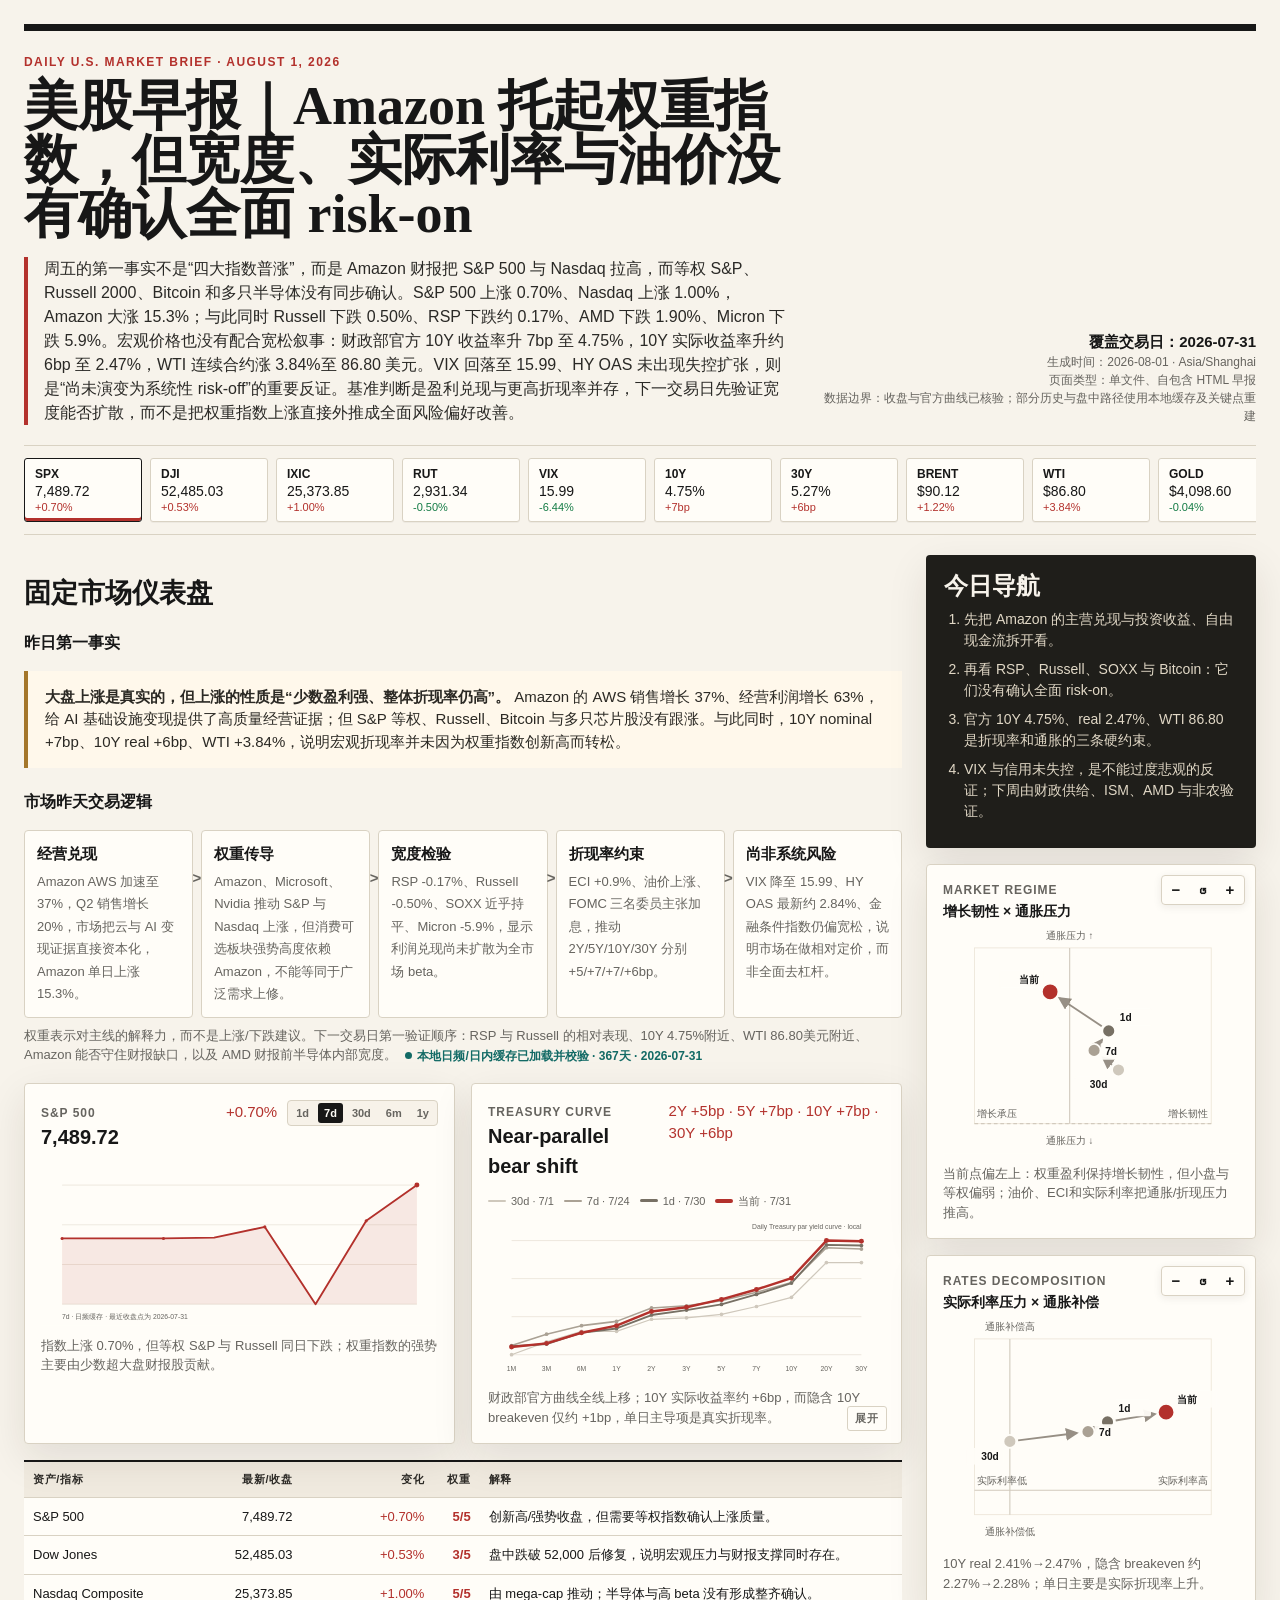
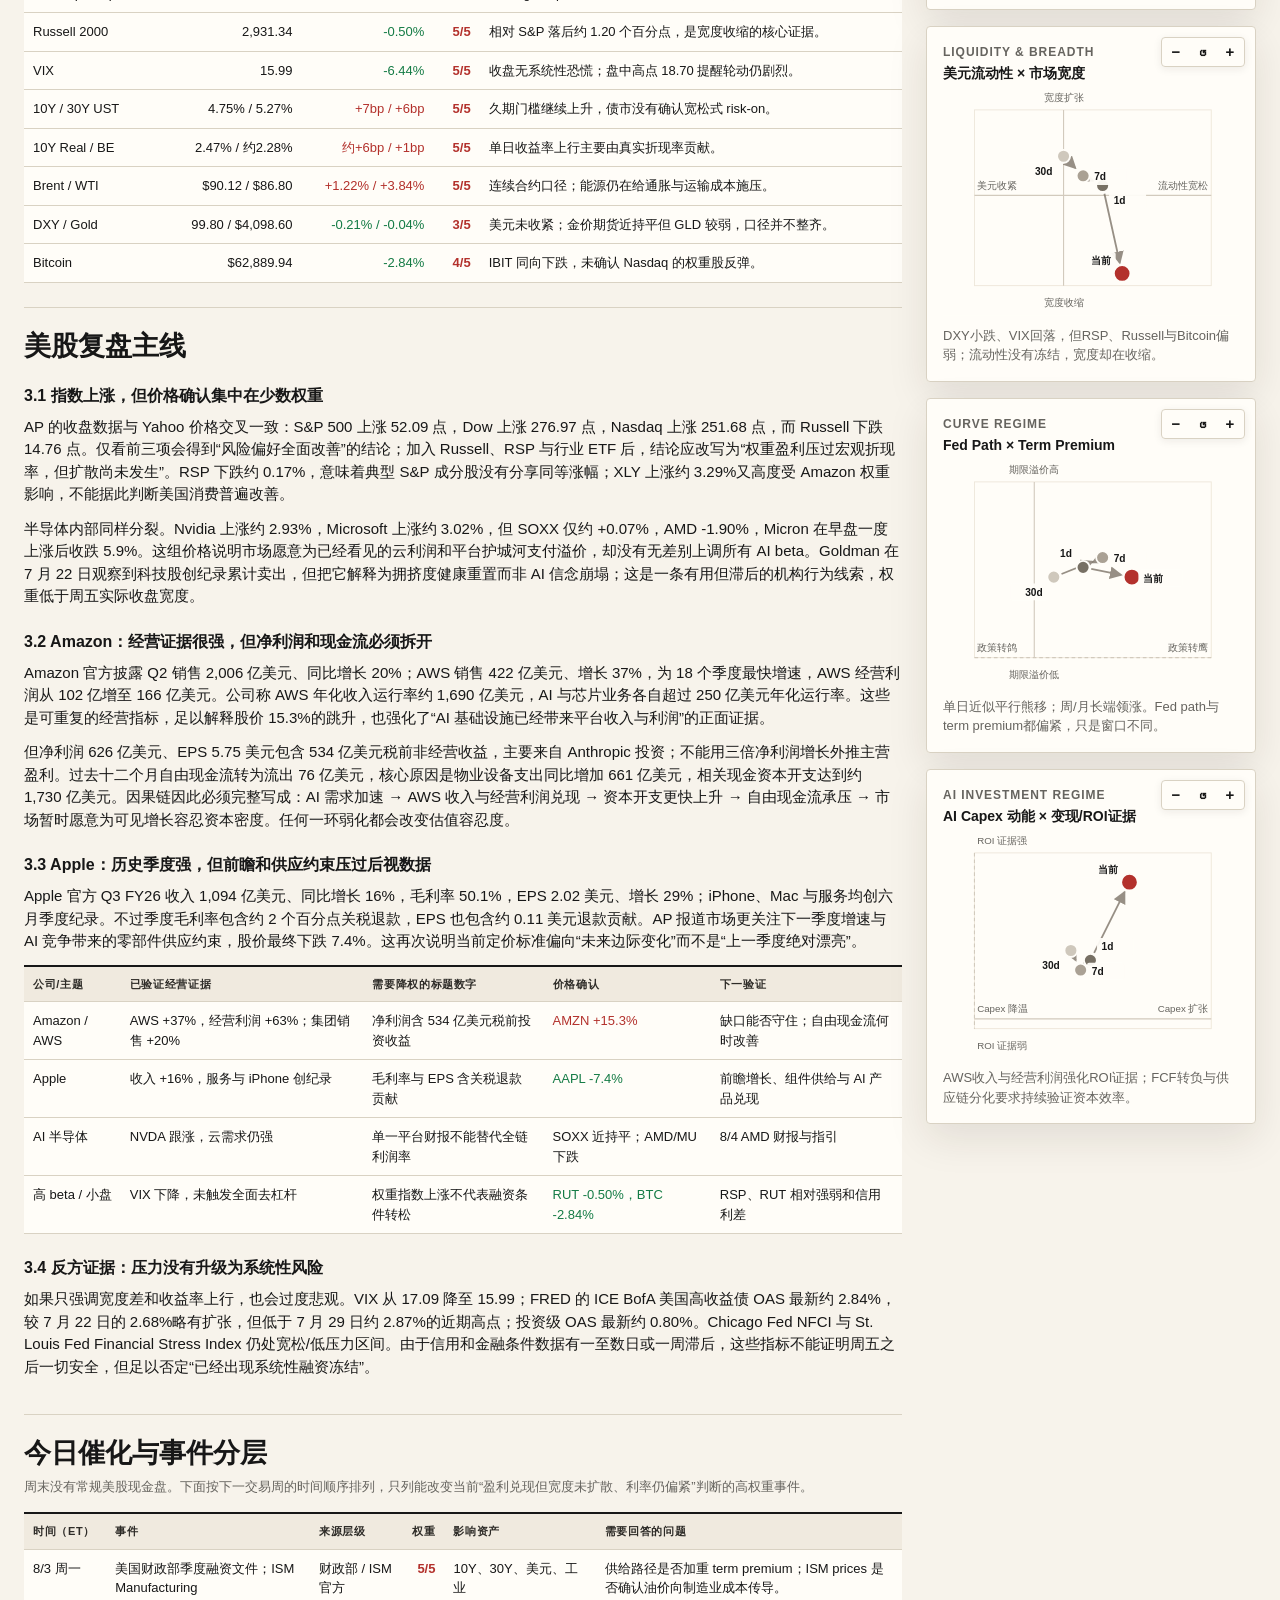
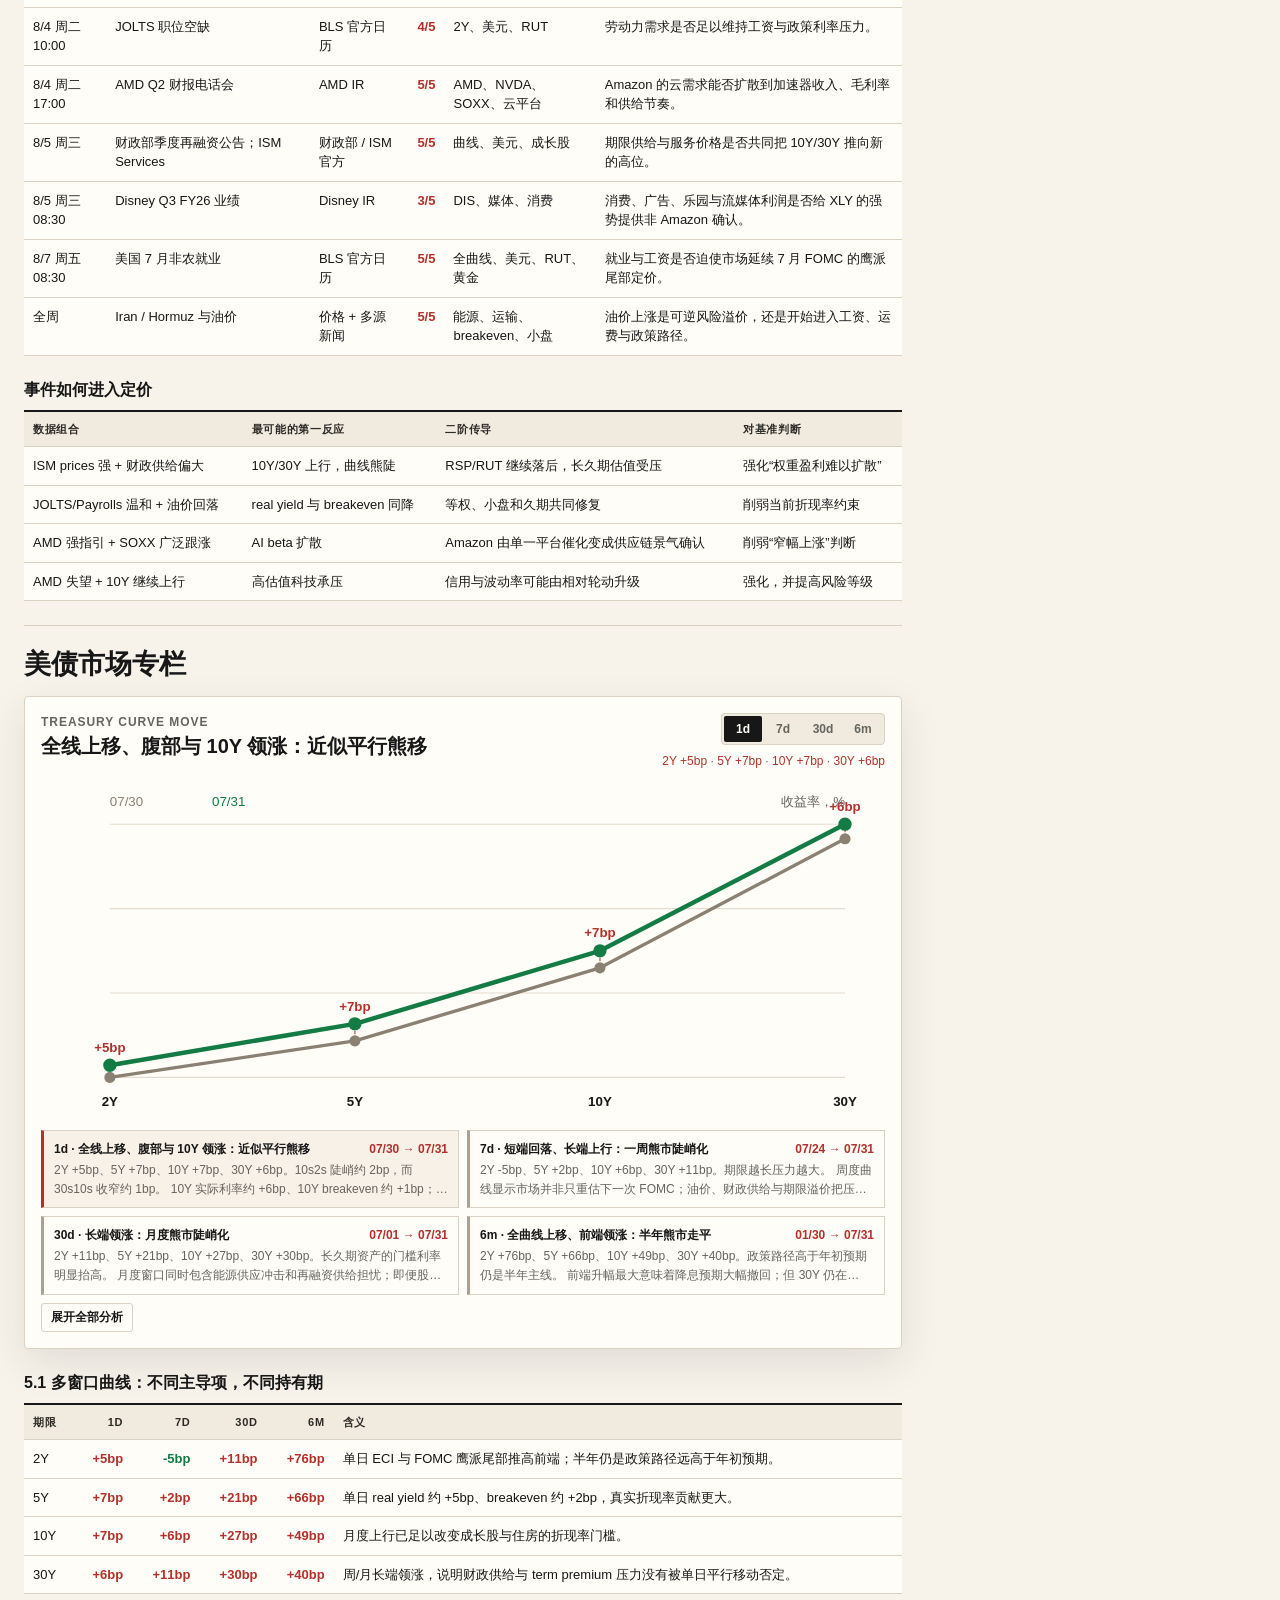
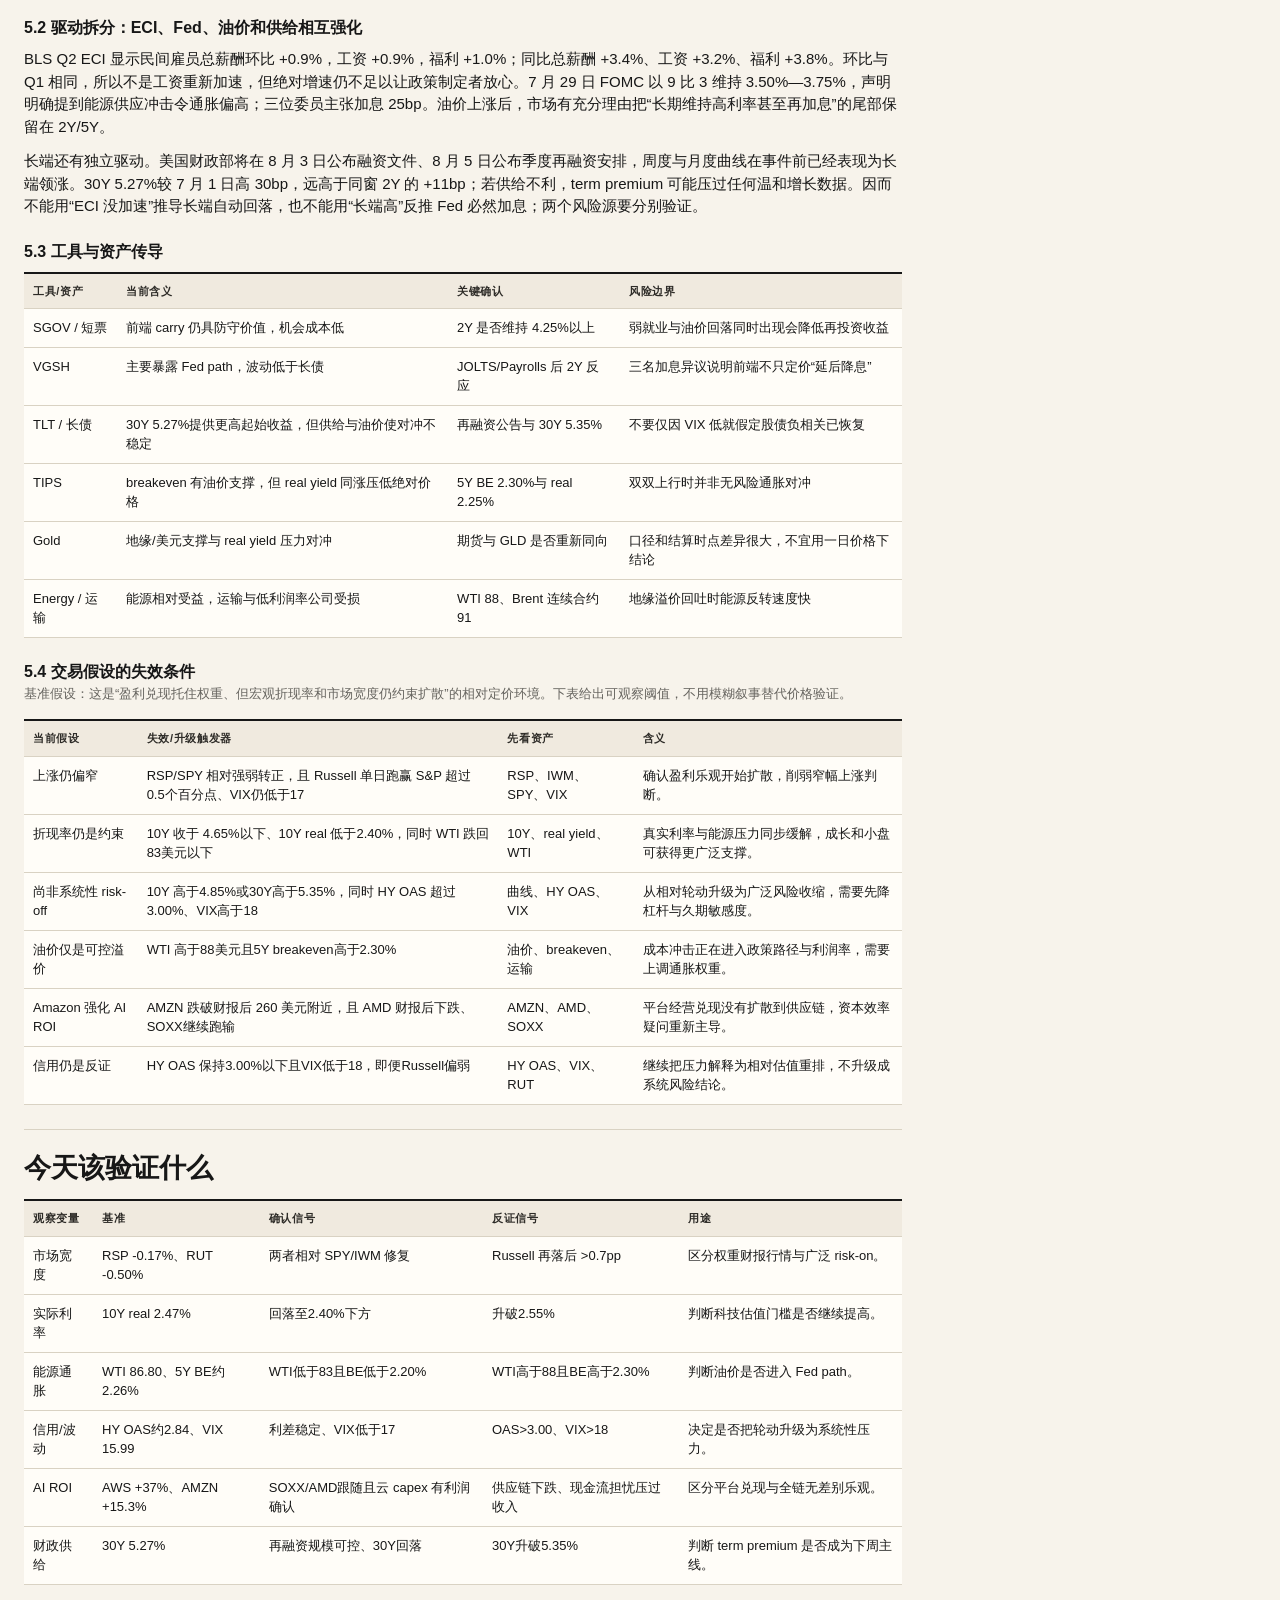
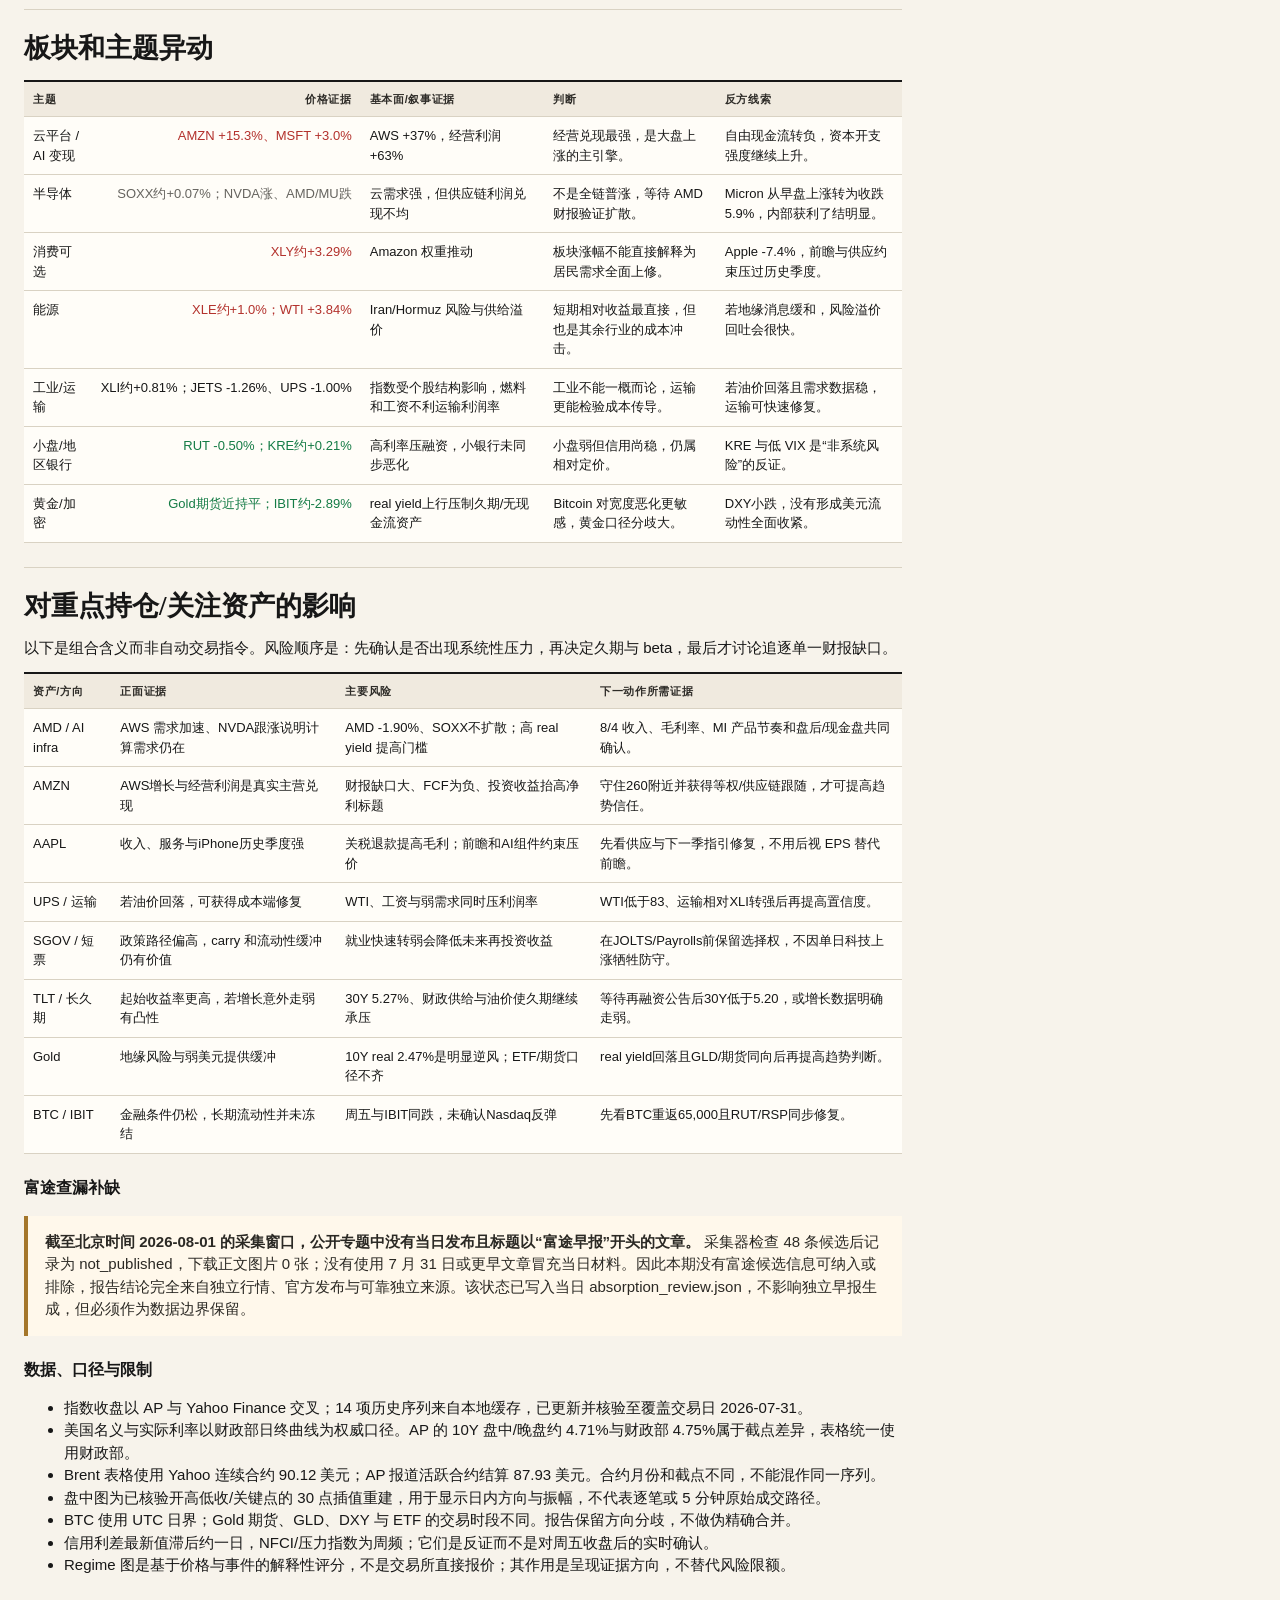
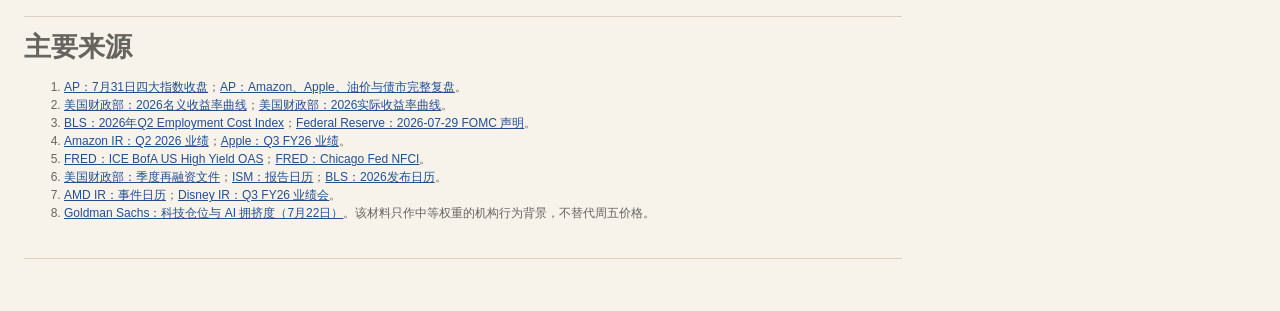
<file: morning_brief/2026-08-01_us_market_brief.html>
<!doctype html>
<html lang="zh-CN">
<head>
  <meta charset="utf-8">
  <meta name="viewport" content="width=device-width, initial-scale=1">
  <title>每日美股市场早报｜2026-08-01（覆盖 2026-07-31）</title>
  <style>
    :root {
      --ink: #171717;
      --muted: #66645f;
      --line: #d9d2c3;
      --paper: #f7f3eb;
      --panel: #fffdf8;
      --panel-2: #f0eadf;
      --accent: #b3312c;
      --accent-2: #126a65;
      --gold: #a4762a;
      --green: #147b45;
      --red: #b3312c;
      --blue: #244f8f;
      --shadow: 0 14px 40px rgba(37, 31, 21, .10);
      font-family: "Inter", "Segoe UI", "PingFang SC", "Microsoft YaHei", Arial, sans-serif;
    }

    * { box-sizing: border-box; }
    body {
      margin: 0;
      background: var(--paper);
      color: var(--ink);
      line-height: 1.5;
      font-size: 15px;
    }

    .page {
      max-width: 1280px;
      margin: 0 auto;
      padding: 24px 24px 52px;
    }

    header {
      border-top: 7px solid var(--ink);
      border-bottom: 1px solid var(--line);
      padding: 22px 0 20px;
      display: grid;
      grid-template-columns: 1.4fr .8fr;
      gap: 24px;
      align-items: end;
    }

    .kicker {
      font-size: 12px;
      text-transform: uppercase;
      letter-spacing: .12em;
      color: var(--accent);
      font-weight: 800;
      margin-bottom: 8px;
    }

    h1 {
      font-family: Georgia, "Times New Roman", serif;
      font-size: clamp(30px, 4.6vw, 54px);
      line-height: 1;
      margin: 0;
      letter-spacing: 0;
      max-width: 980px;
    }

    .deck {
      font-size: 16px;
      color: #2a2926;
      margin-top: 16px;
      max-width: 980px;
      border-left: 4px solid var(--accent);
      padding-left: 16px;
    }

    .meta {
      justify-self: end;
      text-align: right;
      color: var(--muted);
      font-size: 12px;
    }

    .meta strong {
      color: var(--ink);
      display: block;
      font-size: 15px;
    }

    .ticker-strip {
      position: sticky;
      top: 0;
      z-index: 20;
      display: flex;
      gap: 8px;
      overflow-x: auto;
      padding: 12px 0;
      background: rgba(247, 243, 235, .94);
      backdrop-filter: blur(10px);
      border-bottom: 1px solid var(--line);
    }

    .ticker {
      border: 1px solid var(--line);
      background: var(--panel);
      color: var(--ink);
      min-width: 118px;
      padding: 8px 10px;
      cursor: pointer;
      display: grid;
      gap: 2px;
      text-align: left;
      border-radius: 3px;
      box-shadow: 0 1px 0 rgba(0,0,0,.04);
    }

    .ticker.active {
      border-color: var(--ink);
      box-shadow: inset 0 -3px 0 var(--accent);
    }

    .ticker .sym { font-weight: 800; font-size: 12px; }
    .ticker .val { font-variant-numeric: tabular-nums; font-size: 14px; }
    .ticker .chg { font-variant-numeric: tabular-nums; font-size: 11px; }
    .up { color: var(--red); }
    .down { color: var(--green); }
    .flat { color: var(--muted); }

    main {
      display: grid;
      grid-template-columns: minmax(0, 1fr) 330px;
      gap: 24px;
      margin-top: 20px;
    }

    section {
      padding: 24px 0;
      border-bottom: 1px solid var(--line);
    }

    h2 {
      font-family: Georgia, "Times New Roman", serif;
      font-size: 27px;
      line-height: 1.1;
      margin: 0 0 16px;
      letter-spacing: 0;
    }

    h3 {
      margin: 22px 0 8px;
      font-size: 16px;
      letter-spacing: 0;
    }

    p { margin: 0 0 12px; }

    .section-note {
      color: var(--muted);
      font-size: 13px;
      margin-top: -8px;
      margin-bottom: 16px;
    }

    .lead-grid {
      display: grid;
      grid-template-columns: 1fr 1fr;
      gap: 16px;
      margin-top: 18px;
    }

    .chart-panel,
    .side-panel {
      background: var(--panel);
      border: 1px solid var(--line);
      border-radius: 4px;
      box-shadow: var(--shadow);
      padding: 16px;
      position: relative;
    }

    .chart-head {
      display: flex;
      align-items: baseline;
      justify-content: space-between;
      gap: 12px;
      margin-bottom: 12px;
    }

    .chart-actions {
      display: flex;
      align-items: center;
      justify-content: flex-end;
      gap: 10px;
      flex-wrap: wrap;
    }

    .range-control {
      display: flex;
      gap: 3px;
      border: 1px solid var(--line);
      background: #f7f2e9;
      padding: 2px;
      border-radius: 4px;
    }

    .range-btn {
      border: 0;
      background: transparent;
      color: var(--muted);
      cursor: pointer;
      font-size: 11px;
      font-weight: 800;
      padding: 4px 6px;
      border-radius: 3px;
    }

    .range-btn.active {
      background: var(--ink);
      color: #fffdf8;
    }

    .data-status {
      display: inline-flex;
      align-items: center;
      gap: 5px;
      margin-left: 8px;
      color: var(--accent-2);
      font-size: 12px;
      font-weight: 800;
    }

    .data-status::before {
      content: "";
      width: 7px;
      height: 7px;
      border-radius: 999px;
      background: var(--accent-2);
      display: inline-block;
    }

    .curve-panel {
      overflow: visible;
    }

    .curve-toggle {
      position: absolute;
      right: 14px;
      bottom: 12px;
      border: 1px solid var(--line);
      background: #fffdf8;
      color: var(--muted);
      cursor: pointer;
      border-radius: 3px;
      padding: 4px 7px;
      font-size: 11px;
      font-weight: 800;
      letter-spacing: .08em;
    }

    .curve-toggle:hover {
      border-color: var(--ink);
      color: var(--ink);
    }

    .curve-detail {
      border-top: 1px solid var(--line);
      display: none;
      margin-top: 14px;
      padding: 12px 0 18px;
      color: #2b2924;
      font-size: 13px;
    }

    .curve-panel.open .curve-detail { display: block; }

    .legend-row {
      display: flex;
      flex-wrap: wrap;
      gap: 10px;
      margin: 2px 0 8px;
      color: var(--muted);
      font-size: 11px;
    }

    .legend-item {
      display: inline-flex;
      align-items: center;
      gap: 5px;
      white-space: nowrap;
    }

    .legend-swatch {
      width: 18px;
      height: 3px;
      border-radius: 99px;
      display: inline-block;
    }

    .chart-caption {
      color: var(--muted);
      font-size: 12px;
      margin: 8px 0 0;
    }

    .chart-tooltip {
      position: absolute;
      z-index: 20;
      display: none;
      min-width: 126px;
      max-width: 220px;
      padding: 8px 10px;
      border: 1px solid #2a2926;
      border-radius: 3px;
      background: rgba(23, 23, 23, .96);
      color: #fffdf8;
      box-shadow: 0 8px 22px rgba(0,0,0,.18);
      font-size: 11px;
      line-height: 1.45;
      pointer-events: none;
      font-variant-numeric: tabular-nums;
    }

    .chart-tooltip strong { color: #fff; }
    .chart-tooltip .tip-row { display: flex; justify-content: space-between; gap: 14px; }

    .regime-panel { overflow: visible; }

    .regime-subtitle {
      margin-top: 2px;
      padding-right: 78px;
      color: var(--ink);
      font-size: 14px;
      font-weight: 800;
    }

    .regime-controls {
      position: absolute;
      top: 10px;
      right: 10px;
      z-index: 6;
      display: flex;
      gap: 3px;
      padding: 2px;
      border: 1px solid var(--line);
      border-radius: 4px;
      background: rgba(255, 253, 248, .94);
      box-shadow: 0 2px 8px rgba(37, 31, 21, .08);
    }

    .regime-controls button {
      width: 24px;
      height: 24px;
      padding: 0;
      border: 0;
      border-radius: 2px;
      background: transparent;
      color: var(--ink);
      cursor: pointer;
      font-size: 15px;
      font-weight: 800;
      line-height: 24px;
    }

    .regime-controls button:hover,
    .regime-controls button:focus-visible {
      background: var(--panel-2);
      outline: none;
    }

    .bond-move-chart {
      margin: 4px 0 18px;
    }

    .bond-move-head {
      align-items: flex-start;
      gap: 16px;
    }

    .bond-move-tools {
      display: grid;
      justify-items: end;
      gap: 7px;
      min-width: 290px;
    }

    .bond-period-tabs {
      display: flex;
      gap: 2px;
      padding: 2px;
      border: 1px solid var(--line);
      border-radius: 4px;
      background: var(--panel-2);
    }

    .bond-period-tabs button {
      min-width: 38px;
      height: 26px;
      padding: 0 8px;
      border: 0;
      border-radius: 2px;
      background: transparent;
      color: var(--muted);
      cursor: pointer;
      font-size: 12px;
      font-weight: 800;
    }

    .bond-period-tabs button:hover,
    .bond-period-tabs button:focus-visible {
      background: #e4ddd0;
      color: var(--ink);
      outline: none;
    }

    .bond-period-tabs button.active {
      background: var(--ink);
      color: #fffdf8;
    }

    .bond-move-stats {
      font-size: 12px;
      font-variant-numeric: tabular-nums;
      text-align: right;
    }

    .bond-move-stats span + span::before {
      content: " · ";
      color: var(--muted);
    }

    .bond-period-notes {
      display: grid;
      grid-template-columns: repeat(2, minmax(0, 1fr));
      gap: 8px;
      margin-top: 4px;
    }

    .bond-period-note {
      padding: 9px 10px;
      border: 1px solid var(--line);
      border-left: 3px solid #aaa194;
      background: #fffdf8;
    }

    .bond-period-note.active {
      border-left-color: var(--red);
      background: #f8f1e7;
    }

    .bond-period-note-head {
      display: flex;
      align-items: baseline;
      justify-content: space-between;
      gap: 8px;
      margin-bottom: 3px;
      font-size: 12px;
      font-weight: 800;
    }

    .bond-period-note p {
      display: -webkit-box;
      overflow: hidden;
      margin: 0;
      color: var(--muted);
      font-size: 12px;
      line-height: 1.55;
      -webkit-box-orient: vertical;
      -webkit-line-clamp: 2;
    }

    .bond-period-notes.expanded .bond-period-note p {
      display: block;
      overflow: visible;
    }

    .bond-notes-toggle {
      display: inline-flex;
      align-items: center;
      margin: 8px 0 0 auto;
      padding: 5px 9px;
      border: 1px solid var(--line);
      border-radius: 3px;
      background: #fffdf8;
      color: var(--ink);
      cursor: pointer;
      font-size: 12px;
      font-weight: 800;
    }

    .bond-notes-toggle:hover,
    .bond-notes-toggle:focus-visible {
      background: var(--panel-2);
      outline: none;
    }

    .horizon-table th:not(:first-child):not(:last-child),
    .horizon-table td:not(:first-child):not(:last-child) {
      white-space: nowrap;
      text-align: right;
      font-variant-numeric: tabular-nums;
    }

    .horizon-table .period-change {
      font-weight: 700;
    }

    .table-scroll {
      max-width: 100%;
      overflow-x: auto;
    }

    .table-scroll .horizon-table {
      min-width: 680px;
    }

    .chart-title {
      font-size: 12px;
      text-transform: uppercase;
      letter-spacing: .08em;
      color: var(--muted);
      font-weight: 800;
    }

    .chart-value {
      font-size: 20px;
      font-weight: 800;
      font-variant-numeric: tabular-nums;
    }

    svg { max-width: 100%; display: block; }

    table {
      width: 100%;
      border-collapse: collapse;
      background: var(--panel);
      border-top: 2px solid var(--ink);
      font-size: 13px;
    }

    th, td {
      border-bottom: 1px solid var(--line);
      padding: 9px 9px;
      vertical-align: top;
    }

    th {
      text-align: left;
      color: #2d2b27;
      background: var(--panel-2);
      font-size: 11px;
      text-transform: uppercase;
      letter-spacing: .06em;
    }

    td.num, th.num {
      text-align: right;
      font-variant-numeric: tabular-nums;
      white-space: nowrap;
    }

    .weight {
      font-weight: 800;
      color: var(--accent);
      white-space: nowrap;
    }

    .tag {
      display: inline-block;
      padding: 2px 7px;
      border: 1px solid var(--line);
      background: #fbf7ef;
      border-radius: 999px;
      font-size: 12px;
      white-space: nowrap;
    }

    .callout {
      margin: 16px 0;
      padding: 15px 17px;
      background: #fff8eb;
      border-left: 4px solid var(--gold);
      color: #2b2924;
    }

    .chain {
      display: grid;
      grid-template-columns: repeat(5, minmax(0, 1fr));
      gap: 8px;
      margin: 16px 0;
    }

    .chain div {
      background: var(--panel);
      border: 1px solid var(--line);
      border-radius: 4px;
      padding: 12px;
      min-height: 90px;
      position: relative;
    }

    .chain div::after {
      content: ">";
      position: absolute;
      right: -9px;
      top: 36px;
      color: var(--muted);
      font-weight: 800;
    }

    .chain div:last-child::after { content: ""; }
    .chain strong { display: block; margin-bottom: 4px; }
    .chain span { color: var(--muted); font-size: 13px; }

    .split {
      display: grid;
      grid-template-columns: 1fr 1fr;
      gap: 16px;
    }

    .cards {
      display: grid;
      grid-template-columns: repeat(3, minmax(0, 1fr));
      gap: 12px;
    }

    .mini-card {
      background: var(--panel);
      border: 1px solid var(--line);
      border-radius: 4px;
      padding: 13px;
    }

    .mini-card b { display: block; margin-bottom: 5px; }
    .mini-card span { color: var(--muted); font-size: 13px; }

    aside {
      position: sticky;
      top: 76px;
      align-self: start;
    }

    .brief-box {
      background: #1f1e1a;
      color: #f7f3eb;
      padding: 18px;
      border-radius: 4px;
      box-shadow: var(--shadow);
    }

    .brief-box h2 {
      color: #f7f3eb;
      font-size: 24px;
      margin-bottom: 10px;
    }

    .brief-box ol {
      margin: 0;
      padding-left: 20px;
      color: #e1d8c6;
      font-size: 14px;
    }

    .brief-box li { margin-bottom: 8px; }

    .source-list {
      font-size: 12px;
      color: var(--muted);
      padding-top: 16px;
    }

    .source-list a { color: var(--blue); }

    .mobile-only { display: none; }

    @media (max-width: 980px) {
      header, main, .lead-grid, .split {
        grid-template-columns: 1fr;
      }
      .meta {
        justify-self: start;
        text-align: left;
      }
      aside {
        position: static;
      }
      .chain, .cards {
        grid-template-columns: 1fr;
      }
      .chain div::after { content: ""; }
      table { font-size: 13px; }
      th, td { padding: 8px 7px; }
      .bond-move-head {
        display: grid;
        grid-template-columns: 1fr;
      }
      .bond-move-tools {
        justify-items: start;
        min-width: 0;
      }
      .bond-move-stats { text-align: left; }
      .bond-period-notes { grid-template-columns: 1fr; }
    }
  
    /* TOKEN_EFFICIENT_RESPONSIVE_GUARD: keep wide scrollable tables from widening the page grid. */
    main > div,
    main > aside {
      min-width: 0;
    }
    @media (max-width: 980px) {
      main > div,
      main > aside {
        min-width: 0;
        max-width: 100%;
      }
    }
</style>
</head>
<body>  <div class="page">
    <header>
      <div>
        <div class="kicker">Daily U.S. Market Brief · August 1, 2026</div>
        <h1>美股早报｜Amazon 托起权重指数，但宽度、实际利率与油价没有确认全面 risk-on</h1>
        <div class="deck">
          周五的第一事实不是“四大指数普涨”，而是 Amazon 财报把 S&amp;P 500 与 Nasdaq 拉高，而等权 S&amp;P、Russell 2000、Bitcoin 和多只半导体没有同步确认。S&amp;P 500 上涨 0.70%、Nasdaq 上涨 1.00%，Amazon 大涨 15.3%；与此同时 Russell 下跌 0.50%、RSP 下跌约 0.17%、AMD 下跌 1.90%、Micron 下跌 5.9%。宏观价格也没有配合宽松叙事：财政部官方 10Y 收益率升 7bp 至 4.75%，10Y 实际收益率升约 6bp 至 2.47%，WTI 连续合约涨 3.84%至 86.80 美元。VIX 回落至 15.99、HY OAS 未出现失控扩张，则是“尚未演变为系统性 risk-off”的重要反证。基准判断是盈利兑现与更高折现率并存，下一交易日先验证宽度能否扩散，而不是把权重指数上涨直接外推成全面风险偏好改善。
        </div>
      </div>
      <div class="meta">
        <strong>覆盖交易日：2026-07-31</strong>
        生成时间：2026-08-01 · Asia/Shanghai<br>
        页面类型：单文件、自包含 HTML 早报<br>
        数据边界：收盘与官方曲线已核验；部分历史与盘中路径使用本地缓存及关键点重建
      </div>
    </header>

    <nav class="ticker-strip" aria-label="interactive ticker strip" id="tickerStrip"></nav>

    <main>
      <div>
        <section id="dashboard">
          <h2>固定市场仪表盘</h2>
          <h3>昨日第一事实</h3>
          <div class="callout"><strong>大盘上涨是真实的，但上涨的性质是“少数盈利强、整体折现率仍高”。</strong> Amazon 的 AWS 销售增长 37%、经营利润增长 63%，给 AI 基础设施变现提供了高质量经营证据；但 S&amp;P 等权、Russell、Bitcoin 与多只芯片股没有跟涨。与此同时，10Y nominal +7bp、10Y real +6bp、WTI +3.84%，说明宏观折现率并未因为权重指数创新高而转松。</div>

          <h3>市场昨天交易逻辑</h3>
          <div class="chain">
            <div><strong>经营兑现</strong><span>Amazon AWS 加速至 37%，Q2 销售增长 20%，市场把云与 AI 变现证据直接资本化，Amazon 单日上涨 15.3%。</span></div>
            <div><strong>权重传导</strong><span>Amazon、Microsoft、Nvidia 推动 S&amp;P 与 Nasdaq 上涨，但消费可选板块强势高度依赖 Amazon，不能等同于广泛需求上修。</span></div>
            <div><strong>宽度检验</strong><span>RSP -0.17%、Russell -0.50%、SOXX 近乎持平、Micron -5.9%，显示利润兑现尚未扩散为全市场 beta。</span></div>
            <div><strong>折现率约束</strong><span>ECI +0.9%、油价上涨、FOMC 三名委员主张加息，推动 2Y/5Y/10Y/30Y 分别 +5/+7/+7/+6bp。</span></div>
            <div><strong>尚非系统风险</strong><span>VIX 降至 15.99、HY OAS 最新约 2.84%、金融条件指数仍偏宽松，说明市场在做相对定价，而非全面去杠杆。</span></div>
          </div>
          <p class="section-note">权重表示对主线的解释力，而不是上涨/下跌建议。下一交易日第一验证顺序：RSP 与 Russell 的相对表现、10Y 4.75%附近、WTI 86.80美元附近、Amazon 能否守住财报缺口，以及 AMD 财报前半导体内部宽度。<span class="data-status" id="dataStatus">数据校验中</span></p>

          <div class="lead-grid">
            <div class="chart-panel">
              <div class="chart-head">
                <div><div class="chart-title" id="activeName">S&amp;P 500</div><div class="chart-value" id="activeValue">7,489.72</div></div>
                <div class="chart-actions"><div id="activeChange" class="up">+0.70%</div><div class="range-control" id="rangeControl" aria-label="ticker range"></div></div>
              </div>
              <svg id="sparkChart" viewBox="0 0 640 260" role="img" aria-label="Selected ticker chart"></svg>
              <p id="activeNote" class="section-note" style="margin:10px 0 0;">指数上涨 0.70%，但等权 S&amp;P 与 Russell 同日下跌；权重指数的强势主要由少数超大盘财报股贡献。</p>
            </div>
            <div class="chart-panel curve-panel" id="curvePanel">
              <button class="curve-toggle" id="curveToggle" type="button" aria-expanded="false">展开</button>
              <div class="chart-head">
                <div><div class="chart-title">Treasury Curve</div><div class="chart-value">Near-parallel bear shift</div></div>
                <div class="up">2Y +5bp · 5Y +7bp · 10Y +7bp · 30Y +6bp</div>
              </div>
              <div class="legend-row" id="curveLegend"></div>
              <svg id="curveChart" viewBox="0 0 640 260" role="img" aria-label="Treasury yield curve"></svg>
              <p class="section-note" style="margin:10px 0 0;">财政部官方曲线全线上移；10Y 实际收益率约 +6bp，而隐含 10Y breakeven 仅约 +1bp，单日主导项是真实折现率。</p>
              <div class="curve-detail">
                <p><strong>为什么不是单纯通胀交易：</strong>5Y nominal 由 4.38%升至 4.45%，5Y real 由 2.14%升至 2.19%，隐含 5Y breakeven 约由 2.24%升至 2.26%。通胀补偿上升，但 real yield 的贡献更大。</p>
                <p><strong>为什么仍要看 term premium：</strong>一日曲线接近平行熊移；一周却是 2Y -5bp、30Y +11bp，月度则是 2Y +11bp、30Y +30bp。不同窗口共同指向：短期 Fed path 与长期供给/期限溢价都偏紧，只是主导时点不同。</p>
              </div>
            </div>
          </div>

          <table style="margin-top:16px;">
            <thead><tr><th>资产/指标</th><th class="num">最新/收盘</th><th class="num">变化</th><th class="num">权重</th><th>解释</th></tr></thead>
            <tbody>
              <tr><td>S&amp;P 500</td><td class="num">7,489.72</td><td class="num up">+0.70%</td><td class="num weight">5/5</td><td>创新高/强势收盘，但需要等权指数确认上涨质量。</td></tr>
              <tr><td>Dow Jones</td><td class="num">52,485.03</td><td class="num up">+0.53%</td><td class="num weight">3/5</td><td>盘中跌破 52,000 后修复，说明宏观压力与财报支撑同时存在。</td></tr>
              <tr><td>Nasdaq Composite</td><td class="num">25,373.85</td><td class="num up">+1.00%</td><td class="num weight">5/5</td><td>由 mega-cap 推动；半导体与高 beta 没有形成整齐确认。</td></tr>
              <tr><td>Russell 2000</td><td class="num">2,931.34</td><td class="num down">-0.50%</td><td class="num weight">5/5</td><td>相对 S&amp;P 落后约 1.20 个百分点，是宽度收缩的核心证据。</td></tr>
              <tr><td>VIX</td><td class="num">15.99</td><td class="num down">-6.44%</td><td class="num weight">5/5</td><td>收盘无系统性恐慌；盘中高点 18.70 提醒轮动仍剧烈。</td></tr>
              <tr><td>10Y / 30Y UST</td><td class="num">4.75% / 5.27%</td><td class="num up">+7bp / +6bp</td><td class="num weight">5/5</td><td>久期门槛继续上升，债市没有确认宽松式 risk-on。</td></tr>
              <tr><td>10Y Real / BE</td><td class="num">2.47% / 约2.28%</td><td class="num up">约+6bp / +1bp</td><td class="num weight">5/5</td><td>单日收益率上行主要由真实折现率贡献。</td></tr>
              <tr><td>Brent / WTI</td><td class="num">$90.12 / $86.80</td><td class="num up">+1.22% / +3.84%</td><td class="num weight">5/5</td><td>连续合约口径；能源仍在给通胀与运输成本施压。</td></tr>
              <tr><td>DXY / Gold</td><td class="num">99.80 / $4,098.60</td><td class="num down">-0.21% / -0.04%</td><td class="num weight">3/5</td><td>美元未收紧；金价期货近持平但 GLD 较弱，口径并不整齐。</td></tr>
              <tr><td>Bitcoin</td><td class="num">$62,889.94</td><td class="num down">-2.84%</td><td class="num weight">4/5</td><td>IBIT 同向下跌，未确认 Nasdaq 的权重股反弹。</td></tr>
            </tbody>
          </table>
        </section>

        <section id="equity-review">
          <h2>美股复盘主线</h2>
          <h3>3.1 指数上涨，但价格确认集中在少数权重</h3>
          <p>AP 的收盘数据与 Yahoo 价格交叉一致：S&amp;P 500 上涨 52.09 点，Dow 上涨 276.97 点，Nasdaq 上涨 251.68 点，而 Russell 下跌 14.76 点。仅看前三项会得到“风险偏好全面改善”的结论；加入 Russell、RSP 与行业 ETF 后，结论应改写为“权重盈利压过宏观折现率，但扩散尚未发生”。RSP 下跌约 0.17%，意味着典型 S&amp;P 成分股没有分享同等涨幅；XLY 上涨约 3.29%又高度受 Amazon 权重影响，不能据此判断美国消费普遍改善。</p>
          <p>半导体内部同样分裂。Nvidia 上涨约 2.93%，Microsoft 上涨约 3.02%，但 SOXX 仅约 +0.07%，AMD -1.90%，Micron 在早盘一度上涨后收跌 5.9%。这组价格说明市场愿意为已经看见的云利润和平台护城河支付溢价，却没有无差别上调所有 AI beta。Goldman 在 7 月 22 日观察到科技股创纪录累计卖出，但把它解释为拥挤度健康重置而非 AI 信念崩塌；这是一条有用但滞后的机构行为线索，权重低于周五实际收盘宽度。</p>

          <h3>3.2 Amazon：经营证据很强，但净利润和现金流必须拆开</h3>
          <p>Amazon 官方披露 Q2 销售 2,006 亿美元、同比增长 20%；AWS 销售 422 亿美元、增长 37%，为 18 个季度最快增速，AWS 经营利润从 102 亿增至 166 亿美元。公司称 AWS 年化收入运行率约 1,690 亿美元，AI 与芯片业务各自超过 250 亿美元年化运行率。这些是可重复的经营指标，足以解释股价 15.3%的跳升，也强化了“AI 基础设施已经带来平台收入与利润”的正面证据。</p>
          <p>但净利润 626 亿美元、EPS 5.75 美元包含 534 亿美元税前非经营收益，主要来自 Anthropic 投资；不能用三倍净利润增长外推主营盈利。过去十二个月自由现金流转为流出 76 亿美元，核心原因是物业设备支出同比增加 661 亿美元，相关现金资本开支达到约 1,730 亿美元。因果链因此必须完整写成：AI 需求加速 → AWS 收入与经营利润兑现 → 资本开支更快上升 → 自由现金流承压 → 市场暂时愿意为可见增长容忍资本密度。任何一环弱化都会改变估值容忍度。</p>

          <h3>3.3 Apple：历史季度强，但前瞻和供应约束压过后视数据</h3>
          <p>Apple 官方 Q3 FY26 收入 1,094 亿美元、同比增长 16%，毛利率 50.1%，EPS 2.02 美元、增长 29%；iPhone、Mac 与服务均创六月季度纪录。不过季度毛利率包含约 2 个百分点关税退款，EPS 也包含约 0.11 美元退款贡献。AP 报道市场更关注下一季度增速与 AI 竞争带来的零部件供应约束，股价最终下跌 7.4%。这再次说明当前定价标准偏向“未来边际变化”而不是“上一季度绝对漂亮”。</p>

          <table>
            <thead><tr><th>公司/主题</th><th>已验证经营证据</th><th>需要降权的标题数字</th><th>价格确认</th><th>下一验证</th></tr></thead>
            <tbody>
              <tr><td>Amazon / AWS</td><td>AWS +37%，经营利润 +63%；集团销售 +20%</td><td>净利润含 534 亿美元税前投资收益</td><td class="up">AMZN +15.3%</td><td>缺口能否守住；自由现金流何时改善</td></tr>
              <tr><td>Apple</td><td>收入 +16%，服务与 iPhone 创纪录</td><td>毛利率与 EPS 含关税退款贡献</td><td class="down">AAPL -7.4%</td><td>前瞻增长、组件供给与 AI 产品兑现</td></tr>
              <tr><td>AI 半导体</td><td>NVDA 跟涨，云需求仍强</td><td>单一平台财报不能替代全链利润率</td><td>SOXX 近持平；AMD/MU 下跌</td><td>8/4 AMD 财报与指引</td></tr>
              <tr><td>高 beta / 小盘</td><td>VIX 下降，未触发全面去杠杆</td><td>权重指数上涨不代表融资条件转松</td><td class="down">RUT -0.50%，BTC -2.84%</td><td>RSP、RUT 相对强弱和信用利差</td></tr>
            </tbody>
          </table>

          <h3>3.4 反方证据：压力没有升级为系统性风险</h3>
          <p>如果只强调宽度差和收益率上行，也会过度悲观。VIX 从 17.09 降至 15.99；FRED 的 ICE BofA 美国高收益债 OAS 最新约 2.84%，较 7 月 22 日的 2.68%略有扩张，但低于 7 月 29 日约 2.87%的近期高点；投资级 OAS 最新约 0.80%。Chicago Fed NFCI 与 St. Louis Fed Financial Stress Index 仍处宽松/低压力区间。由于信用和金融条件数据有一至数日或一周滞后，这些指标不能证明周五之后一切安全，但足以否定“已经出现系统性融资冻结”。</p>
        </section>

        <section id="catalysts">
          <h2>今日催化与事件分层</h2>
          <p class="section-note">周末没有常规美股现金盘。下面按下一交易周的时间顺序排列，只列能改变当前“盈利兑现但宽度未扩散、利率仍偏紧”判断的高权重事件。</p>
          <table>
            <thead><tr><th>时间（ET）</th><th>事件</th><th>来源层级</th><th class="num">权重</th><th>影响资产</th><th>需要回答的问题</th></tr></thead>
            <tbody>
              <tr><td>8/3 周一</td><td>美国财政部季度融资文件；ISM Manufacturing</td><td>财政部 / ISM 官方</td><td class="num weight">5/5</td><td>10Y、30Y、美元、工业</td><td>供给路径是否加重 term premium；ISM prices 是否确认油价向制造业成本传导。</td></tr>
              <tr><td>8/4 周二 10:00</td><td>JOLTS 职位空缺</td><td>BLS 官方日历</td><td class="num weight">4/5</td><td>2Y、美元、RUT</td><td>劳动力需求是否足以维持工资与政策利率压力。</td></tr>
              <tr><td>8/4 周二 17:00</td><td>AMD Q2 财报电话会</td><td>AMD IR</td><td class="num weight">5/5</td><td>AMD、NVDA、SOXX、云平台</td><td>Amazon 的云需求能否扩散到加速器收入、毛利率和供给节奏。</td></tr>
              <tr><td>8/5 周三</td><td>财政部季度再融资公告；ISM Services</td><td>财政部 / ISM 官方</td><td class="num weight">5/5</td><td>曲线、美元、成长股</td><td>期限供给与服务价格是否共同把 10Y/30Y 推向新的高位。</td></tr>
              <tr><td>8/5 周三 08:30</td><td>Disney Q3 FY26 业绩</td><td>Disney IR</td><td class="num weight">3/5</td><td>DIS、媒体、消费</td><td>消费、广告、乐园与流媒体利润是否给 XLY 的强势提供非 Amazon 确认。</td></tr>
              <tr><td>8/7 周五 08:30</td><td>美国 7 月非农就业</td><td>BLS 官方日历</td><td class="num weight">5/5</td><td>全曲线、美元、RUT、黄金</td><td>就业与工资是否迫使市场延续 7 月 FOMC 的鹰派尾部定价。</td></tr>
              <tr><td>全周</td><td>Iran / Hormuz 与油价</td><td>价格 + 多源新闻</td><td class="num weight">5/5</td><td>能源、运输、breakeven、小盘</td><td>油价上涨是可逆风险溢价，还是开始进入工资、运费与政策路径。</td></tr>
            </tbody>
          </table>

          <h3>事件如何进入定价</h3>
          <table>
            <thead><tr><th>数据组合</th><th>最可能的第一反应</th><th>二阶传导</th><th>对基准判断</th></tr></thead>
            <tbody>
              <tr><td>ISM prices 强 + 财政供给偏大</td><td>10Y/30Y 上行，曲线熊陡</td><td>RSP/RUT 继续落后，长久期估值受压</td><td>强化“权重盈利难以扩散”</td></tr>
              <tr><td>JOLTS/Payrolls 温和 + 油价回落</td><td>real yield 与 breakeven 同降</td><td>等权、小盘和久期共同修复</td><td>削弱当前折现率约束</td></tr>
              <tr><td>AMD 强指引 + SOXX 广泛跟涨</td><td>AI beta 扩散</td><td>Amazon 由单一平台催化变成供应链景气确认</td><td>削弱“窄幅上涨”判断</td></tr>
              <tr><td>AMD 失望 + 10Y 继续上行</td><td>高估值科技承压</td><td>信用与波动率可能由相对轮动升级</td><td>强化，并提高风险等级</td></tr>
            </tbody>
          </table>
        </section>

        <section id="bonds">
          <h2>美债市场专栏</h2>
          <div class="chart-panel bond-move-chart">
            <div class="chart-head bond-move-head">
              <div><div class="chart-title">Treasury Curve Move</div><div class="chart-value" id="bondMoveTitle">全线上移、腹部与 10Y 领涨：近似平行熊移</div></div>
              <div class="bond-move-tools">
                <div class="bond-period-tabs" id="bondPeriodTabs" role="group" aria-label="美债曲线对比期限">
                  <button type="button" class="active" data-bond-period="1d" aria-pressed="true">1d</button>
                  <button type="button" data-bond-period="7d" aria-pressed="false">7d</button>
                  <button type="button" data-bond-period="30d" aria-pressed="false">30d</button>
                  <button type="button" data-bond-period="6m" aria-pressed="false">6m</button>
                </div>
                <div class="bond-move-stats up" id="bondMoveStats">2Y +5bp · 5Y +7bp · 10Y +7bp · 30Y +6bp</div>
              </div>
            </div>
            <svg id="bondMoveChart" viewBox="0 0 760 310" role="img" aria-label="Treasury 2Y 5Y 10Y 30Y curve move"></svg>
            <div class="bond-period-notes" id="bondPeriodNotes"></div>
            <button class="bond-notes-toggle" id="bondNotesToggle" type="button" aria-expanded="false">展开全部分析</button>
          </div>

          <h3>5.1 多窗口曲线：不同主导项，不同持有期</h3>
          <div class="table-scroll" role="region" aria-label="美债期限变化横向对照表" tabindex="0">
            <table class="horizon-table">
              <thead><tr><th>期限</th><th>1d</th><th>7d</th><th>30d</th><th>6m</th><th>含义</th></tr></thead>
              <tbody>
                <tr><td>2Y</td><td><span class="period-change up">+5bp</span></td><td><span class="period-change down">-5bp</span></td><td><span class="period-change up">+11bp</span></td><td><span class="period-change up">+76bp</span></td><td>单日 ECI 与 FOMC 鹰派尾部推高前端；半年仍是政策路径远高于年初预期。</td></tr>
                <tr><td>5Y</td><td><span class="period-change up">+7bp</span></td><td><span class="period-change up">+2bp</span></td><td><span class="period-change up">+21bp</span></td><td><span class="period-change up">+66bp</span></td><td>单日 real yield 约 +5bp、breakeven 约 +2bp，真实折现率贡献更大。</td></tr>
                <tr><td>10Y</td><td><span class="period-change up">+7bp</span></td><td><span class="period-change up">+6bp</span></td><td><span class="period-change up">+27bp</span></td><td><span class="period-change up">+49bp</span></td><td>月度上行已足以改变成长股与住房的折现率门槛。</td></tr>
                <tr><td>30Y</td><td><span class="period-change up">+6bp</span></td><td><span class="period-change up">+11bp</span></td><td><span class="period-change up">+30bp</span></td><td><span class="period-change up">+40bp</span></td><td>周/月长端领涨，说明财政供给与 term premium 压力没有被单日平行移动否定。</td></tr>
              </tbody>
            </table>
          </div>

          <h3>5.2 驱动拆分：ECI、Fed、油价和供给相互强化</h3>
          <p>BLS Q2 ECI 显示民间雇员总薪酬环比 +0.9%，工资 +0.9%，福利 +1.0%；同比总薪酬 +3.4%、工资 +3.2%、福利 +3.8%。环比与 Q1 相同，所以不是工资重新加速，但绝对增速仍不足以让政策制定者放心。7 月 29 日 FOMC 以 9 比 3 维持 3.50%—3.75%，声明明确提到能源供应冲击令通胀偏高；三位委员主张加息 25bp。油价上涨后，市场有充分理由把“长期维持高利率甚至再加息”的尾部保留在 2Y/5Y。</p>
          <p>长端还有独立驱动。美国财政部将在 8 月 3 日公布融资文件、8 月 5 日公布季度再融资安排，周度与月度曲线在事件前已经表现为长端领涨。30Y 5.27%较 7 月 1 日高 30bp，远高于同窗 2Y 的 +11bp；若供给不利，term premium 可能压过任何温和增长数据。因而不能用“ECI 没加速”推导长端自动回落，也不能用“长端高”反推 Fed 必然加息；两个风险源要分别验证。</p>

          <h3>5.3 工具与资产传导</h3>
          <table>
            <thead><tr><th>工具/资产</th><th>当前含义</th><th>关键确认</th><th>风险边界</th></tr></thead>
            <tbody>
              <tr><td>SGOV / 短票</td><td>前端 carry 仍具防守价值，机会成本低</td><td>2Y 是否维持 4.25%以上</td><td>弱就业与油价回落同时出现会降低再投资收益</td></tr>
              <tr><td>VGSH</td><td>主要暴露 Fed path，波动低于长债</td><td>JOLTS/Payrolls 后 2Y 反应</td><td>三名加息异议说明前端不只定价“延后降息”</td></tr>
              <tr><td>TLT / 长债</td><td>30Y 5.27%提供更高起始收益，但供给与油价使对冲不稳定</td><td>再融资公告与 30Y 5.35%</td><td>不要仅因 VIX 低就假定股债负相关已恢复</td></tr>
              <tr><td>TIPS</td><td>breakeven 有油价支撑，但 real yield 同涨压低绝对价格</td><td>5Y BE 2.30%与 real 2.25%</td><td>双双上行时并非无风险通胀对冲</td></tr>
              <tr><td>Gold</td><td>地缘/美元支撑与 real yield 压力对冲</td><td>期货与 GLD 是否重新同向</td><td>口径和结算时点差异很大，不宜用一日价格下结论</td></tr>
              <tr><td>Energy / 运输</td><td>能源相对受益，运输与低利润率公司受损</td><td>WTI 88、Brent 连续合约 91</td><td>地缘溢价回吐时能源反转速度快</td></tr>
            </tbody>
          </table>

          <h3>5.4 交易假设的失效条件</h3>
          <p class="section-note">基准假设：这是“盈利兑现托住权重、但宏观折现率和市场宽度仍约束扩散”的相对定价环境。下表给出可观察阈值，不用模糊叙事替代价格验证。</p>
          <table>
            <thead><tr><th>当前假设</th><th>失效/升级触发器</th><th>先看资产</th><th>含义</th></tr></thead>
            <tbody>
              <tr><td>上涨仍偏窄</td><td>RSP/SPY 相对强弱转正，且 Russell 单日跑赢 S&amp;P 超过 0.5个百分点、VIX仍低于17</td><td>RSP、IWM、SPY、VIX</td><td>确认盈利乐观开始扩散，削弱窄幅上涨判断。</td></tr>
              <tr><td>折现率仍是约束</td><td>10Y 收于 4.65%以下、10Y real 低于2.40%，同时 WTI 跌回83美元以下</td><td>10Y、real yield、WTI</td><td>真实利率与能源压力同步缓解，成长和小盘可获得更广泛支撑。</td></tr>
              <tr><td>尚非系统性 risk-off</td><td>10Y 高于4.85%或30Y高于5.35%，同时 HY OAS 超过3.00%、VIX高于18</td><td>曲线、HY OAS、VIX</td><td>从相对轮动升级为广泛风险收缩，需要先降杠杆与久期敏感度。</td></tr>
              <tr><td>油价仅是可控溢价</td><td>WTI 高于88美元且5Y breakeven高于2.30%</td><td>油价、breakeven、运输</td><td>成本冲击正在进入政策路径与利润率，需要上调通胀权重。</td></tr>
              <tr><td>Amazon 强化 AI ROI</td><td>AMZN 跌破财报后 260 美元附近，且 AMD 财报后下跌、SOXX继续跑输</td><td>AMZN、AMD、SOXX</td><td>平台经营兑现没有扩散到供应链，资本效率疑问重新主导。</td></tr>
              <tr><td>信用仍是反证</td><td>HY OAS 保持3.00%以下且VIX低于18，即便Russell偏弱</td><td>HY OAS、VIX、RUT</td><td>继续把压力解释为相对估值重排，不升级成系统风险结论。</td></tr>
            </tbody>
          </table>
        </section>

        <section id="verify">
          <h2>今天该验证什么</h2>
          <table>
            <thead><tr><th>观察变量</th><th>基准</th><th>确认信号</th><th>反证信号</th><th>用途</th></tr></thead>
            <tbody>
              <tr><td>市场宽度</td><td>RSP -0.17%、RUT -0.50%</td><td>两者相对 SPY/IWM 修复</td><td>Russell 再落后 &gt;0.7pp</td><td>区分权重财报行情与广泛 risk-on。</td></tr>
              <tr><td>实际利率</td><td>10Y real 2.47%</td><td>回落至2.40%下方</td><td>升破2.55%</td><td>判断科技估值门槛是否继续提高。</td></tr>
              <tr><td>能源通胀</td><td>WTI 86.80、5Y BE约2.26%</td><td>WTI低于83且BE低于2.20%</td><td>WTI高于88且BE高于2.30%</td><td>判断油价是否进入 Fed path。</td></tr>
              <tr><td>信用/波动</td><td>HY OAS约2.84、VIX 15.99</td><td>利差稳定、VIX低于17</td><td>OAS&gt;3.00、VIX&gt;18</td><td>决定是否把轮动升级为系统性压力。</td></tr>
              <tr><td>AI ROI</td><td>AWS +37%、AMZN +15.3%</td><td>SOXX/AMD跟随且云 capex 有利润确认</td><td>供应链下跌、现金流担忧压过收入</td><td>区分平台兑现与全链无差别乐观。</td></tr>
              <tr><td>财政供给</td><td>30Y 5.27%</td><td>再融资规模可控、30Y回落</td><td>30Y升破5.35%</td><td>判断 term premium 是否成为下周主线。</td></tr>
            </tbody>
          </table>
        </section>

        <section id="themes">
          <h2>板块和主题异动</h2>
          <table>
            <thead><tr><th>主题</th><th class="num">价格证据</th><th>基本面/叙事证据</th><th>判断</th><th>反方线索</th></tr></thead>
            <tbody>
              <tr><td>云平台 / AI 变现</td><td class="num up">AMZN +15.3%、MSFT +3.0%</td><td>AWS +37%，经营利润 +63%</td><td>经营兑现最强，是大盘上涨的主引擎。</td><td>自由现金流转负，资本开支强度继续上升。</td></tr>
              <tr><td>半导体</td><td class="num flat">SOXX约+0.07%；NVDA涨、AMD/MU跌</td><td>云需求强，但供应链利润兑现不均</td><td>不是全链普涨，等待 AMD 财报验证扩散。</td><td>Micron 从早盘上涨转为收跌 5.9%，内部获利了结明显。</td></tr>
              <tr><td>消费可选</td><td class="num up">XLY约+3.29%</td><td>Amazon 权重推动</td><td>板块涨幅不能直接解释为居民需求全面上修。</td><td>Apple -7.4%，前瞻与供应约束压过历史季度。</td></tr>
              <tr><td>能源</td><td class="num up">XLE约+1.0%；WTI +3.84%</td><td>Iran/Hormuz 风险与供给溢价</td><td>短期相对收益最直接，但也是其余行业的成本冲击。</td><td>若地缘消息缓和，风险溢价回吐会很快。</td></tr>
              <tr><td>工业/运输</td><td class="num mixed">XLI约+0.81%；JETS -1.26%、UPS -1.00%</td><td>指数受个股结构影响，燃料和工资不利运输利润率</td><td>工业不能一概而论，运输更能检验成本传导。</td><td>若油价回落且需求数据稳，运输可快速修复。</td></tr>
              <tr><td>小盘/地区银行</td><td class="num down">RUT -0.50%；KRE约+0.21%</td><td>高利率压融资，小银行未同步恶化</td><td>小盘弱但信用尚稳，仍属相对定价。</td><td>KRE 与低 VIX 是“非系统风险”的反证。</td></tr>
              <tr><td>黄金/加密</td><td class="num down">Gold期货近持平；IBIT约-2.89%</td><td>real yield上行压制久期/无现金流资产</td><td>Bitcoin 对宽度恶化更敏感，黄金口径分歧大。</td><td>DXY小跌，没有形成美元流动性全面收紧。</td></tr>
            </tbody>
          </table>
        </section>

        <section id="portfolio">
          <h2>对重点持仓/关注资产的影响</h2>
          <p>以下是组合含义而非自动交易指令。风险顺序是：先确认是否出现系统性压力，再决定久期与 beta，最后才讨论追逐单一财报缺口。</p>
          <table>
            <thead><tr><th>资产/方向</th><th>正面证据</th><th>主要风险</th><th>下一动作所需证据</th></tr></thead>
            <tbody>
              <tr><td>AMD / AI infra</td><td>AWS 需求加速、NVDA跟涨说明计算需求仍在</td><td>AMD -1.90%、SOXX不扩散；高 real yield 提高门槛</td><td>8/4 收入、毛利率、MI 产品节奏和盘后/现金盘共同确认。</td></tr>
              <tr><td>AMZN</td><td>AWS增长与经营利润是真实主营兑现</td><td>财报缺口大、FCF为负、投资收益抬高净利标题</td><td>守住260附近并获得等权/供应链跟随，才可提高趋势信任。</td></tr>
              <tr><td>AAPL</td><td>收入、服务与iPhone历史季度强</td><td>关税退款提高毛利；前瞻和AI组件约束压价</td><td>先看供应与下一季指引修复，不用后视 EPS 替代前瞻。</td></tr>
              <tr><td>UPS / 运输</td><td>若油价回落，可获得成本端修复</td><td>WTI、工资与弱需求同时压利润率</td><td>WTI低于83、运输相对XLI转强后再提高置信度。</td></tr>
              <tr><td>SGOV / 短票</td><td>政策路径偏高，carry 和流动性缓冲仍有价值</td><td>就业快速转弱会降低未来再投资收益</td><td>在JOLTS/Payrolls前保留选择权，不因单日科技上涨牺牲防守。</td></tr>
              <tr><td>TLT / 长久期</td><td>起始收益率更高，若增长意外走弱有凸性</td><td>30Y 5.27%、财政供给与油价使久期继续承压</td><td>等待再融资公告后30Y低于5.20，或增长数据明确走弱。</td></tr>
              <tr><td>Gold</td><td>地缘风险与弱美元提供缓冲</td><td>10Y real 2.47%是明显逆风；ETF/期货口径不齐</td><td>real yield回落且GLD/期货同向后再提高趋势判断。</td></tr>
              <tr><td>BTC / IBIT</td><td>金融条件仍松，长期流动性并未冻结</td><td>周五与IBIT同跌，未确认Nasdaq反弹</td><td>先看BTC重返65,000且RUT/RSP同步修复。</td></tr>
            </tbody>
          </table>

          <h3>富途查漏补缺</h3>
          <div class="callout"><strong>截至北京时间 2026-08-01 的采集窗口，公开专题中没有当日发布且标题以“富途早报”开头的文章。</strong> 采集器检查 48 条候选后记录为 not_published，下载正文图片 0 张；没有使用 7 月 31 日或更早文章冒充当日材料。因此本期没有富途候选信息可纳入或排除，报告结论完全来自独立行情、官方发布与可靠独立来源。该状态已写入当日 absorption_review.json，不影响独立早报生成，但必须作为数据边界保留。</div>

          <h3>数据、口径与限制</h3>
          <ul>
            <li>指数收盘以 AP 与 Yahoo Finance 交叉；14 项历史序列来自本地缓存，已更新并核验至覆盖交易日 2026-07-31。</li>
            <li>美国名义与实际利率以财政部日终曲线为权威口径。AP 的 10Y 盘中/晚盘约 4.71%与财政部 4.75%属于截点差异，表格统一使用财政部。</li>
            <li>Brent 表格使用 Yahoo 连续合约 90.12 美元；AP 报道活跃合约结算 87.93 美元。合约月份和截点不同，不能混作同一序列。</li>
            <li>盘中图为已核验开高低收/关键点的 30 点插值重建，用于显示日内方向与振幅，不代表逐笔或 5 分钟原始成交路径。</li>
            <li>BTC 使用 UTC 日界；Gold 期货、GLD、DXY 与 ETF 的交易时段不同。报告保留方向分歧，不做伪精确合并。</li>
            <li>信用利差最新值滞后约一日，NFCI/压力指数为周频；它们是反证而不是对周五收盘后的实时确认。</li>
            <li>Regime 图是基于价格与事件的解释性评分，不是交易所直接报价；其作用是呈现证据方向，不替代风险限额。</li>
          </ul>
        </section>

        <section class="source-list" id="source-list">
          <h2>主要来源</h2>
          <ol>
            <li><a href="https://apnews.com/article/wall-street-stocks-dow-nasdaq-37d8d182f02f0fcdcf9f7db67e6dfadd">AP：7月31日四大指数收盘</a>；<a href="https://apnews.com/article/stock-markets-rates-korea-ai-oil-e31b3a442bcb957a53f1823ef21e73e8">AP：Amazon、Apple、油价与债市完整复盘</a>。</li>
            <li><a href="https://home.treasury.gov/resource-center/data-chart-center/interest-rates/TextView?field_tdr_date_value=2026&amp;type=daily_treasury_yield_curve">美国财政部：2026名义收益率曲线</a>；<a href="https://home.treasury.gov/resource-center/data-chart-center/interest-rates/TextView?field_tdr_date_value=2026&amp;type=daily_treasury_real_yield_curve">美国财政部：2026实际收益率曲线</a>。</li>
            <li><a href="https://www.bls.gov/news.release/eci.nr0.htm">BLS：2026年Q2 Employment Cost Index</a>；<a href="https://www.federalreserve.gov/newsevents/pressreleases/monetary20260729a.htm">Federal Reserve：2026-07-29 FOMC 声明</a>。</li>
            <li><a href="https://ir.aboutamazon.com/news-release/news-release-details/2026/Amazon-com-Announces-Second-Quarter-Results/default.aspx">Amazon IR：Q2 2026 业绩</a>；<a href="https://www.apple.com/newsroom/2026/07/apple-reports-third-quarter-results/">Apple：Q3 FY26 业绩</a>。</li>
            <li><a href="https://fred.stlouisfed.org/series/BAMLH0A0HYM2">FRED：ICE BofA US High Yield OAS</a>；<a href="https://fred.stlouisfed.org/series/NFCI">FRED：Chicago Fed NFCI</a>。</li>
            <li><a href="https://home.treasury.gov/policy-issues/financing-the-government/quarterly-refunding/most-recent-quarterly-refunding-documents">美国财政部：季度再融资文件</a>；<a href="https://www.ismworld.org/supply-management-news-and-reports/reports/rob-report-calendar/">ISM：报告日历</a>；<a href="https://www.bls.gov/schedule/2026/home.htm">BLS：2026发布日历</a>。</li>
            <li><a href="https://ir.amd.com/news-events/ir-calendar">AMD IR：事件日历</a>；<a href="https://investors.thewaltdisneycompany.com/events-and-presentations/event-details/2026/Disneys-Q3-FY26-Earnings-Results-Webcast-2026-PXZSBx9qZg/default.aspx">Disney IR：Q3 FY26 业绩会</a>。</li>
            <li><a href="https://www.goldmansachs.com/insights/the-markets/are-hedge-funds-still-bullish-on-ai-stocks">Goldman Sachs：科技仓位与 AI 拥挤度（7月22日）</a>。该材料只作中等权重的机构行为背景，不替代周五价格。</li>
          </ol>
        </section>
      </div>

      <aside>
        <div class="brief-box">
          <h2>今日导航</h2>
          <ol>
            <li>先把 Amazon 的主营兑现与投资收益、自由现金流拆开看。</li>
            <li>再看 RSP、Russell、SOXX 与 Bitcoin：它们没有确认全面 risk-on。</li>
            <li>官方 10Y 4.75%、real 2.47%、WTI 86.80 是折现率和通胀的三条硬约束。</li>
            <li>VIX 与信用未失控，是不能过度悲观的反证；下周由财政供给、ISM、AMD 与非农验证。</li>
          </ol>
        </div>

        <div class="side-panel regime-panel" data-regime-card="macro" style="margin-top:16px;">
          <div class="chart-title">Market Regime</div>
          <div class="regime-subtitle">增长韧性 × 通胀压力</div>
          <div class="regime-controls" aria-label="Market Regime zoom controls">
            <button type="button" data-regime-action="out" data-regime-id="macro" title="缩小" aria-label="缩小">−</button>
            <button type="button" data-regime-action="reset" data-regime-id="macro" title="重置视图" aria-label="重置视图">↺</button>
            <button type="button" data-regime-action="in" data-regime-id="macro" title="放大" aria-label="放大">+</button>
          </div>
          <svg id="regimeChart" class="regime-chart" data-regime-id="macro" viewBox="0 0 320 250" role="img" aria-label="Market Regime"></svg>
          <p class="section-note" style="margin:10px 0 0;">当前点偏左上：权重盈利保持增长韧性，但小盘与等权偏弱；油价、ECI和实际利率把通胀/折现压力推高。</p>
        </div>
        <div class="side-panel regime-panel" data-regime-card="real-inflation" style="margin-top:16px;">
          <div class="chart-title">Rates Decomposition</div>
          <div class="regime-subtitle">实际利率压力 × 通胀补偿</div>
          <div class="regime-controls" aria-label="Rates Decomposition zoom controls">
            <button type="button" data-regime-action="out" data-regime-id="real-inflation" title="缩小" aria-label="缩小">−</button>
            <button type="button" data-regime-action="reset" data-regime-id="real-inflation" title="重置视图" aria-label="重置视图">↺</button>
            <button type="button" data-regime-action="in" data-regime-id="real-inflation" title="放大" aria-label="放大">+</button>
          </div>
          <svg id="regimeChartRealInflation" class="regime-chart" data-regime-id="real-inflation" viewBox="0 0 320 250" role="img" aria-label="Rates Decomposition"></svg>
          <p class="section-note" style="margin:10px 0 0;">10Y real 2.41%→2.47%，隐含 breakeven 约2.27%→2.28%；单日主要是实际折现率上升。</p>
        </div>
        <div class="side-panel regime-panel" data-regime-card="liquidity-breadth" style="margin-top:16px;">
          <div class="chart-title">Liquidity &amp; Breadth</div>
          <div class="regime-subtitle">美元流动性 × 市场宽度</div>
          <div class="regime-controls" aria-label="Liquidity &amp; Breadth zoom controls">
            <button type="button" data-regime-action="out" data-regime-id="liquidity-breadth" title="缩小" aria-label="缩小">−</button>
            <button type="button" data-regime-action="reset" data-regime-id="liquidity-breadth" title="重置视图" aria-label="重置视图">↺</button>
            <button type="button" data-regime-action="in" data-regime-id="liquidity-breadth" title="放大" aria-label="放大">+</button>
          </div>
          <svg id="regimeChartLiquidityBreadth" class="regime-chart" data-regime-id="liquidity-breadth" viewBox="0 0 320 250" role="img" aria-label="Liquidity &amp; Breadth"></svg>
          <p class="section-note" style="margin:10px 0 0;">DXY小跌、VIX回落，但RSP、Russell与Bitcoin偏弱；流动性没有冻结，宽度却在收缩。</p>
        </div>
        <div class="side-panel regime-panel" data-regime-card="fed-term" style="margin-top:16px;">
          <div class="chart-title">Curve Regime</div>
          <div class="regime-subtitle">Fed Path × Term Premium</div>
          <div class="regime-controls" aria-label="Curve Regime zoom controls">
            <button type="button" data-regime-action="out" data-regime-id="fed-term" title="缩小" aria-label="缩小">−</button>
            <button type="button" data-regime-action="reset" data-regime-id="fed-term" title="重置视图" aria-label="重置视图">↺</button>
            <button type="button" data-regime-action="in" data-regime-id="fed-term" title="放大" aria-label="放大">+</button>
          </div>
          <svg id="regimeChartFedTerm" class="regime-chart" data-regime-id="fed-term" viewBox="0 0 320 250" role="img" aria-label="Curve Regime"></svg>
          <p class="section-note" style="margin:10px 0 0;">单日近似平行熊移；周/月长端领涨。Fed path与term premium都偏紧，只是窗口不同。</p>
        </div>
        <div class="side-panel regime-panel" data-regime-card="ai-roi" style="margin-top:16px;">
          <div class="chart-title">AI Investment Regime</div>
          <div class="regime-subtitle">AI Capex 动能 × 变现/ROI证据</div>
          <div class="regime-controls" aria-label="AI Investment Regime zoom controls">
            <button type="button" data-regime-action="out" data-regime-id="ai-roi" title="缩小" aria-label="缩小">−</button>
            <button type="button" data-regime-action="reset" data-regime-id="ai-roi" title="重置视图" aria-label="重置视图">↺</button>
            <button type="button" data-regime-action="in" data-regime-id="ai-roi" title="放大" aria-label="放大">+</button>
          </div>
          <svg id="regimeChartAiRoi" class="regime-chart" data-regime-id="ai-roi" viewBox="0 0 320 250" role="img" aria-label="AI Investment Regime"></svg>
          <p class="section-note" style="margin:10px 0 0;">AWS收入与经营利润强化ROI证据；FCF转负与供应链分化要求持续验证资本效率。</p>
        </div>
      </aside>
    </main>
  </div>
<script>
window.MORNING_BRIEF_DATA = {"asOf":"2026-07-31","reportDate":"2026-08-01","ranges":["1d","7d","30d","6m","1y"],"tickers":[{"sym":"SPX","name":"S&P 500","value":"7,489.72","change":"+0.70%","direction":"up","note":"指数上涨 0.70%，但等权 S&P 与 Russell 同日下跌；权重指数的强势主要由少数超大盘财报股贡献。","ranges":{"1d":[7437.6299,7448.1903,7458.7507,7456.7195,7448.763,7440.8064,7432.8498,7424.8932,7416.9366,7408.9801,7401.0235,7408.0523,7417.7256,7427.3988,7437.0721,7446.7454,7456.4187,7466.0919,7475.7652,7485.4385,7495.1118,7504.785,7511.2704,7508.1918,7505.1132,7502.0346,7498.956,7495.8774,7492.7988,7489.7202],"7d":[7411.98,7411.98,7411.98,7413.1802,7428.7798,7316.1499,7437.6299,7489.7202],"30d":[7483.23,7483.2402,7483.2402,7483.2402,7483.2402,7537.4302,7503.8501,7482.71,7543.6401,7575.3901,7575.3901,7575.3901,7515.3398,7543.5898,7572.3999,7533.77,7457.6899,7457.6899,7457.6899,7443.2798,7509.2002,7498.96,7408.2998,7411.98,7411.98,7411.98,7413.1802,7428.7798,7316.1499,7437.6299,7489.7202],"6m":[6969.0098,6939.0298,6939.0298,6939.0298,6976.4399,6917.8101,6882.7202,6798.3999,6932.2998,6932.2998,6932.2998,6964.8198,6941.8101,6941.4702,6832.7598,6836.1699,6836.1699,6836.1699,6836.1699,6843.2202,6881.3101,6861.8901,6909.5098,6909.5098,6909.5098,6837.75,6890.0698,6946.1299,6908.8599,6878.8799,6878.8799,6878.8799,6881.6201,6816.6299,6869.5,6830.71,6740.02,6740.02,6740.02,6795.9902,6781.48,6775.7998,6672.6201,6632.1899,6632.1899,6632.1899,6699.3799,6716.0898,6624.7002,6606.4902,6506.48,6506.48,6506.48,6581.0,6556.3701,6591.8999,6477.1602,6368.8501,6368.8501,6368.8501,6343.7202,6528.52,6575.3198,6582.6899,6582.6899,6582.6899,6582.6899,6611.8301,6616.8501,6782.8101,6824.6602,6816.8901,6816.8901,6816.8901,6886.2402,6967.3799,7022.9502,7041.2798,7126.0601,7126.0601,7126.0601,7109.1401,7064.0098,7137.8999,7108.3999,7165.0801,7165.0801,7165.0801,7173.9102,7138.7998,7135.9502,7209.0098,7230.1201,7230.1201,7230.1201,7200.75,7259.2202,7365.1201,7337.1099,7398.9302,7398.9302,7398.9302,7412.8398,7400.96,7444.25,7501.2402,7408.5,7408.5,7408.5,7403.0498,7353.6099,7432.9702,7445.7202,7473.4702,7473.4702,7473.4702,7473.4702,7519.1201,7520.3599,7563.6299,7580.0601,7580.0601,7580.0601,7599.96,7609.7798,7553.6802,7584.3101,7383.7402,7383.7402,7383.7402,7405.73,7386.6499,7266.9902,7394.2998,7431.46,7431.46,7431.46,7554.29,7511.3501,7420.1001,7500.5801,7500.5801,7500.5801,7500.5801,7472.79,7365.46,7358.2202,7357.4902,7354.02,7354.02,7354.02,7440.4302,7499.3599,7483.23,7483.2402,7483.2402,7483.2402,7483.2402,7537.4302,7503.8501,7482.71,7543.6401,7575.3901,7575.3901,7575.3901,7515.3398,7543.5898,7572.3999,7533.77,7457.6899,7457.6899,7457.6899,7443.2798,7509.2002,7498.96,7408.2998,7411.98,7411.98,7411.98,7413.1802,7428.7798,7316.1499,7437.6299,7489.7202],"1y":[6362.8999,6339.3901,6238.0098,6238.0098,6238.0098,6329.9399,6299.1899,6345.0601,6340.0,6389.4502,6389.4502,6389.4502,6373.4502,6445.7598,6466.5801,6468.54,6449.7998,6449.7998,6449.7998,6449.1499,6411.3701,6395.7798,6370.1699,6466.9102,6466.9102,6466.9102,6439.3198,6465.9399,6481.3999,6501.8599,6460.2598,6460.2598,6460.2598,6460.2598,6415.54,6448.2598,6502.0801,6481.5,6481.5,6481.5,6495.1499,6512.6099,6532.04,6587.4702,6584.29,6584.29,6584.29,6615.2798,6606.7598,6600.3501,6631.96,6664.3599,6664.3599,6664.3599,6693.75,6656.9199,6637.9702,6604.7202,6643.7002,6643.7002,6643.7002,6661.21,6688.46,6711.2002,6715.3501,6715.79,6715.79,6715.79,6740.2798,6714.5898,6753.7202,6735.1099,6552.5098,6552.5098,6552.5098,6654.7202,6644.3101,6671.0601,6629.0698,6664.0098,6664.0098,6664.0098,6735.1299,6735.3501,6699.3999,6738.4399,6791.6899,6791.6899,6791.6899,6875.1602,6890.8901,6890.5898,6822.3398,6840.2002,6840.2002,6840.2002,6851.9702,6771.5498,6796.29,6720.3198,6728.7998,6728.7998,6728.7998,6832.4302,6846.6099,6850.9199,6737.4902,6734.1099,6734.1099,6734.1099,6672.4102,6617.3198,6642.1602,6538.7598,6602.9902,6602.9902,6602.9902,6705.1201,6765.8799,6812.6099,6812.6099,6849.0898,6849.0898,6849.0898,6812.6299,6829.3701,6849.7202,6857.1201,6870.3999,6870.3999,6870.3999,6846.5098,6840.5098,6886.6802,6901.0,6827.4102,6827.4102,6827.4102,6816.5098,6800.2598,6721.4302,6774.7598,6834.5,6834.5,6834.5,6878.4902,6909.79,6932.0498,6932.0498,6929.9399,6929.9399,6929.9399,6905.7402,6896.2402,6845.5,6845.5,6858.4702,6858.4702,6858.4702,6902.0498,6944.8198,6920.9302,6921.46,6966.2798,6966.2798,6966.2798,6977.27,6963.7402,6926.6001,6944.4702,6940.0098,6940.0098,6940.0098,6940.0098,6796.8599,6875.6201,6913.3501,6915.6099,6915.6099,6915.6099,6950.23,6978.6001,6978.0298,6969.0098,6939.0298,6939.0298,6939.0298,6976.4399,6917.8101,6882.7202,6798.3999,6932.2998,6932.2998,6932.2998,6964.8198,6941.8101,6941.4702,6832.7598,6836.1699,6836.1699,6836.1699,6836.1699,6843.2202,6881.3101,6861.8901,6909.5098,6909.5098,6909.5098,6837.75,6890.0698,6946.1299,6908.8599,6878.8799,6878.8799,6878.8799,6881.6201,6816.6299,6869.5,6830.71,6740.02,6740.02,6740.02,6795.9902,6781.48,6775.7998,6672.6201,6632.1899,6632.1899,6632.1899,6699.3799,6716.0898,6624.7002,6606.4902,6506.48,6506.48,6506.48,6581.0,6556.3701,6591.8999,6477.1602,6368.8501,6368.8501,6368.8501,6343.7202,6528.52,6575.3198,6582.6899,6582.6899,6582.6899,6582.6899,6611.8301,6616.8501,6782.8101,6824.6602,6816.8901,6816.8901,6816.8901,6886.2402,6967.3799,7022.9502,7041.2798,7126.0601,7126.0601,7126.0601,7109.1401,7064.0098,7137.8999,7108.3999,7165.0801,7165.0801,7165.0801,7173.9102,7138.7998,7135.9502,7209.0098,7230.1201,7230.1201,7230.1201,7200.75,7259.2202,7365.1201,7337.1099,7398.9302,7398.9302,7398.9302,7412.8398,7400.96,7444.25,7501.2402,7408.5,7408.5,7408.5,7403.0498,7353.6099,7432.9702,7445.7202,7473.4702,7473.4702,7473.4702,7473.4702,7519.1201,7520.3599,7563.6299,7580.0601,7580.0601,7580.0601,7599.96,7609.7798,7553.6802,7584.3101,7383.7402,7383.7402,7383.7402,7405.73,7386.6499,7266.9902,7394.2998,7431.46,7431.46,7431.46,7554.29,7511.3501,7420.1001,7500.5801,7500.5801,7500.5801,7500.5801,7472.79,7365.46,7358.2202,7357.4902,7354.02,7354.02,7354.02,7440.4302,7499.3599,7483.23,7483.2402,7483.2402,7483.2402,7483.2402,7537.4302,7503.8501,7482.71,7543.6401,7575.3901,7575.3901,7575.3901,7515.3398,7543.5898,7572.3999,7533.77,7457.6899,7457.6899,7457.6899,7443.2798,7509.2002,7498.96,7408.2998,7411.98,7411.98,7411.98,7413.1802,7428.7798,7316.1499,7437.6299,7489.7202]},"history":[{"date":"2025-07-30","value":6362.8999},{"date":"2025-07-31","value":6339.3901},{"date":"2025-08-01","value":6238.0098},{"date":"2025-08-02","value":6238.0098},{"date":"2025-08-03","value":6238.0098},{"date":"2025-08-04","value":6329.9399},{"date":"2025-08-05","value":6299.1899},{"date":"2025-08-06","value":6345.0601},{"date":"2025-08-07","value":6340.0},{"date":"2025-08-08","value":6389.4502},{"date":"2025-08-09","value":6389.4502},{"date":"2025-08-10","value":6389.4502},{"date":"2025-08-11","value":6373.4502},{"date":"2025-08-12","value":6445.7598},{"date":"2025-08-13","value":6466.5801},{"date":"2025-08-14","value":6468.54},{"date":"2025-08-15","value":6449.7998},{"date":"2025-08-16","value":6449.7998},{"date":"2025-08-17","value":6449.7998},{"date":"2025-08-18","value":6449.1499},{"date":"2025-08-19","value":6411.3701},{"date":"2025-08-20","value":6395.7798},{"date":"2025-08-21","value":6370.1699},{"date":"2025-08-22","value":6466.9102},{"date":"2025-08-23","value":6466.9102},{"date":"2025-08-24","value":6466.9102},{"date":"2025-08-25","value":6439.3198},{"date":"2025-08-26","value":6465.9399},{"date":"2025-08-27","value":6481.3999},{"date":"2025-08-28","value":6501.8599},{"date":"2025-08-29","value":6460.2598},{"date":"2025-08-30","value":6460.2598},{"date":"2025-08-31","value":6460.2598},{"date":"2025-09-01","value":6460.2598},{"date":"2025-09-02","value":6415.54},{"date":"2025-09-03","value":6448.2598},{"date":"2025-09-04","value":6502.0801},{"date":"2025-09-05","value":6481.5},{"date":"2025-09-06","value":6481.5},{"date":"2025-09-07","value":6481.5},{"date":"2025-09-08","value":6495.1499},{"date":"2025-09-09","value":6512.6099},{"date":"2025-09-10","value":6532.04},{"date":"2025-09-11","value":6587.4702},{"date":"2025-09-12","value":6584.29},{"date":"2025-09-13","value":6584.29},{"date":"2025-09-14","value":6584.29},{"date":"2025-09-15","value":6615.2798},{"date":"2025-09-16","value":6606.7598},{"date":"2025-09-17","value":6600.3501},{"date":"2025-09-18","value":6631.96},{"date":"2025-09-19","value":6664.3599},{"date":"2025-09-20","value":6664.3599},{"date":"2025-09-21","value":6664.3599},{"date":"2025-09-22","value":6693.75},{"date":"2025-09-23","value":6656.9199},{"date":"2025-09-24","value":6637.9702},{"date":"2025-09-25","value":6604.7202},{"date":"2025-09-26","value":6643.7002},{"date":"2025-09-27","value":6643.7002},{"date":"2025-09-28","value":6643.7002},{"date":"2025-09-29","value":6661.21},{"date":"2025-09-30","value":6688.46},{"date":"2025-10-01","value":6711.2002},{"date":"2025-10-02","value":6715.3501},{"date":"2025-10-03","value":6715.79},{"date":"2025-10-04","value":6715.79},{"date":"2025-10-05","value":6715.79},{"date":"2025-10-06","value":6740.2798},{"date":"2025-10-07","value":6714.5898},{"date":"2025-10-08","value":6753.7202},{"date":"2025-10-09","value":6735.1099},{"date":"2025-10-10","value":6552.5098},{"date":"2025-10-11","value":6552.5098},{"date":"2025-10-12","value":6552.5098},{"date":"2025-10-13","value":6654.7202},{"date":"2025-10-14","value":6644.3101},{"date":"2025-10-15","value":6671.0601},{"date":"2025-10-16","value":6629.0698},{"date":"2025-10-17","value":6664.0098},{"date":"2025-10-18","value":6664.0098},{"date":"2025-10-19","value":6664.0098},{"date":"2025-10-20","value":6735.1299},{"date":"2025-10-21","value":6735.3501},{"date":"2025-10-22","value":6699.3999},{"date":"2025-10-23","value":6738.4399},{"date":"2025-10-24","value":6791.6899},{"date":"2025-10-25","value":6791.6899},{"date":"2025-10-26","value":6791.6899},{"date":"2025-10-27","value":6875.1602},{"date":"2025-10-28","value":6890.8901},{"date":"2025-10-29","value":6890.5898},{"date":"2025-10-30","value":6822.3398},{"date":"2025-10-31","value":6840.2002},{"date":"2025-11-01","value":6840.2002},{"date":"2025-11-02","value":6840.2002},{"date":"2025-11-03","value":6851.9702},{"date":"2025-11-04","value":6771.5498},{"date":"2025-11-05","value":6796.29},{"date":"2025-11-06","value":6720.3198},{"date":"2025-11-07","value":6728.7998},{"date":"2025-11-08","value":6728.7998},{"date":"2025-11-09","value":6728.7998},{"date":"2025-11-10","value":6832.4302},{"date":"2025-11-11","value":6846.6099},{"date":"2025-11-12","value":6850.9199},{"date":"2025-11-13","value":6737.4902},{"date":"2025-11-14","value":6734.1099},{"date":"2025-11-15","value":6734.1099},{"date":"2025-11-16","value":6734.1099},{"date":"2025-11-17","value":6672.4102},{"date":"2025-11-18","value":6617.3198},{"date":"2025-11-19","value":6642.1602},{"date":"2025-11-20","value":6538.7598},{"date":"2025-11-21","value":6602.9902},{"date":"2025-11-22","value":6602.9902},{"date":"2025-11-23","value":6602.9902},{"date":"2025-11-24","value":6705.1201},{"date":"2025-11-25","value":6765.8799},{"date":"2025-11-26","value":6812.6099},{"date":"2025-11-27","value":6812.6099},{"date":"2025-11-28","value":6849.0898},{"date":"2025-11-29","value":6849.0898},{"date":"2025-11-30","value":6849.0898},{"date":"2025-12-01","value":6812.6299},{"date":"2025-12-02","value":6829.3701},{"date":"2025-12-03","value":6849.7202},{"date":"2025-12-04","value":6857.1201},{"date":"2025-12-05","value":6870.3999},{"date":"2025-12-06","value":6870.3999},{"date":"2025-12-07","value":6870.3999},{"date":"2025-12-08","value":6846.5098},{"date":"2025-12-09","value":6840.5098},{"date":"2025-12-10","value":6886.6802},{"date":"2025-12-11","value":6901.0},{"date":"2025-12-12","value":6827.4102},{"date":"2025-12-13","value":6827.4102},{"date":"2025-12-14","value":6827.4102},{"date":"2025-12-15","value":6816.5098},{"date":"2025-12-16","value":6800.2598},{"date":"2025-12-17","value":6721.4302},{"date":"2025-12-18","value":6774.7598},{"date":"2025-12-19","value":6834.5},{"date":"2025-12-20","value":6834.5},{"date":"2025-12-21","value":6834.5},{"date":"2025-12-22","value":6878.4902},{"date":"2025-12-23","value":6909.79},{"date":"2025-12-24","value":6932.0498},{"date":"2025-12-25","value":6932.0498},{"date":"2025-12-26","value":6929.9399},{"date":"2025-12-27","value":6929.9399},{"date":"2025-12-28","value":6929.9399},{"date":"2025-12-29","value":6905.7402},{"date":"2025-12-30","value":6896.2402},{"date":"2025-12-31","value":6845.5},{"date":"2026-01-01","value":6845.5},{"date":"2026-01-02","value":6858.4702},{"date":"2026-01-03","value":6858.4702},{"date":"2026-01-04","value":6858.4702},{"date":"2026-01-05","value":6902.0498},{"date":"2026-01-06","value":6944.8198},{"date":"2026-01-07","value":6920.9302},{"date":"2026-01-08","value":6921.46},{"date":"2026-01-09","value":6966.2798},{"date":"2026-01-10","value":6966.2798},{"date":"2026-01-11","value":6966.2798},{"date":"2026-01-12","value":6977.27},{"date":"2026-01-13","value":6963.7402},{"date":"2026-01-14","value":6926.6001},{"date":"2026-01-15","value":6944.4702},{"date":"2026-01-16","value":6940.0098},{"date":"2026-01-17","value":6940.0098},{"date":"2026-01-18","value":6940.0098},{"date":"2026-01-19","value":6940.0098},{"date":"2026-01-20","value":6796.8599},{"date":"2026-01-21","value":6875.6201},{"date":"2026-01-22","value":6913.3501},{"date":"2026-01-23","value":6915.6099},{"date":"2026-01-24","value":6915.6099},{"date":"2026-01-25","value":6915.6099},{"date":"2026-01-26","value":6950.23},{"date":"2026-01-27","value":6978.6001},{"date":"2026-01-28","value":6978.0298},{"date":"2026-01-29","value":6969.0098},{"date":"2026-01-30","value":6939.0298},{"date":"2026-01-31","value":6939.0298},{"date":"2026-02-01","value":6939.0298},{"date":"2026-02-02","value":6976.4399},{"date":"2026-02-03","value":6917.8101},{"date":"2026-02-04","value":6882.7202},{"date":"2026-02-05","value":6798.3999},{"date":"2026-02-06","value":6932.2998},{"date":"2026-02-07","value":6932.2998},{"date":"2026-02-08","value":6932.2998},{"date":"2026-02-09","value":6964.8198},{"date":"2026-02-10","value":6941.8101},{"date":"2026-02-11","value":6941.4702},{"date":"2026-02-12","value":6832.7598},{"date":"2026-02-13","value":6836.1699},{"date":"2026-02-14","value":6836.1699},{"date":"2026-02-15","value":6836.1699},{"date":"2026-02-16","value":6836.1699},{"date":"2026-02-17","value":6843.2202},{"date":"2026-02-18","value":6881.3101},{"date":"2026-02-19","value":6861.8901},{"date":"2026-02-20","value":6909.5098},{"date":"2026-02-21","value":6909.5098},{"date":"2026-02-22","value":6909.5098},{"date":"2026-02-23","value":6837.75},{"date":"2026-02-24","value":6890.0698},{"date":"2026-02-25","value":6946.1299},{"date":"2026-02-26","value":6908.8599},{"date":"2026-02-27","value":6878.8799},{"date":"2026-02-28","value":6878.8799},{"date":"2026-03-01","value":6878.8799},{"date":"2026-03-02","value":6881.6201},{"date":"2026-03-03","value":6816.6299},{"date":"2026-03-04","value":6869.5},{"date":"2026-03-05","value":6830.71},{"date":"2026-03-06","value":6740.02},{"date":"2026-03-07","value":6740.02},{"date":"2026-03-08","value":6740.02},{"date":"2026-03-09","value":6795.9902},{"date":"2026-03-10","value":6781.48},{"date":"2026-03-11","value":6775.7998},{"date":"2026-03-12","value":6672.6201},{"date":"2026-03-13","value":6632.1899},{"date":"2026-03-14","value":6632.1899},{"date":"2026-03-15","value":6632.1899},{"date":"2026-03-16","value":6699.3799},{"date":"2026-03-17","value":6716.0898},{"date":"2026-03-18","value":6624.7002},{"date":"2026-03-19","value":6606.4902},{"date":"2026-03-20","value":6506.48},{"date":"2026-03-21","value":6506.48},{"date":"2026-03-22","value":6506.48},{"date":"2026-03-23","value":6581.0},{"date":"2026-03-24","value":6556.3701},{"date":"2026-03-25","value":6591.8999},{"date":"2026-03-26","value":6477.1602},{"date":"2026-03-27","value":6368.8501},{"date":"2026-03-28","value":6368.8501},{"date":"2026-03-29","value":6368.8501},{"date":"2026-03-30","value":6343.7202},{"date":"2026-03-31","value":6528.52},{"date":"2026-04-01","value":6575.3198},{"date":"2026-04-02","value":6582.6899},{"date":"2026-04-03","value":6582.6899},{"date":"2026-04-04","value":6582.6899},{"date":"2026-04-05","value":6582.6899},{"date":"2026-04-06","value":6611.8301},{"date":"2026-04-07","value":6616.8501},{"date":"2026-04-08","value":6782.8101},{"date":"2026-04-09","value":6824.6602},{"date":"2026-04-10","value":6816.8901},{"date":"2026-04-11","value":6816.8901},{"date":"2026-04-12","value":6816.8901},{"date":"2026-04-13","value":6886.2402},{"date":"2026-04-14","value":6967.3799},{"date":"2026-04-15","value":7022.9502},{"date":"2026-04-16","value":7041.2798},{"date":"2026-04-17","value":7126.0601},{"date":"2026-04-18","value":7126.0601},{"date":"2026-04-19","value":7126.0601},{"date":"2026-04-20","value":7109.1401},{"date":"2026-04-21","value":7064.0098},{"date":"2026-04-22","value":7137.8999},{"date":"2026-04-23","value":7108.3999},{"date":"2026-04-24","value":7165.0801},{"date":"2026-04-25","value":7165.0801},{"date":"2026-04-26","value":7165.0801},{"date":"2026-04-27","value":7173.9102},{"date":"2026-04-28","value":7138.7998},{"date":"2026-04-29","value":7135.9502},{"date":"2026-04-30","value":7209.0098},{"date":"2026-05-01","value":7230.1201},{"date":"2026-05-02","value":7230.1201},{"date":"2026-05-03","value":7230.1201},{"date":"2026-05-04","value":7200.75},{"date":"2026-05-05","value":7259.2202},{"date":"2026-05-06","value":7365.1201},{"date":"2026-05-07","value":7337.1099},{"date":"2026-05-08","value":7398.9302},{"date":"2026-05-09","value":7398.9302},{"date":"2026-05-10","value":7398.9302},{"date":"2026-05-11","value":7412.8398},{"date":"2026-05-12","value":7400.96},{"date":"2026-05-13","value":7444.25},{"date":"2026-05-14","value":7501.2402},{"date":"2026-05-15","value":7408.5},{"date":"2026-05-16","value":7408.5},{"date":"2026-05-17","value":7408.5},{"date":"2026-05-18","value":7403.0498},{"date":"2026-05-19","value":7353.6099},{"date":"2026-05-20","value":7432.9702},{"date":"2026-05-21","value":7445.7202},{"date":"2026-05-22","value":7473.4702},{"date":"2026-05-23","value":7473.4702},{"date":"2026-05-24","value":7473.4702},{"date":"2026-05-25","value":7473.4702},{"date":"2026-05-26","value":7519.1201},{"date":"2026-05-27","value":7520.3599},{"date":"2026-05-28","value":7563.6299},{"date":"2026-05-29","value":7580.0601},{"date":"2026-05-30","value":7580.0601},{"date":"2026-05-31","value":7580.0601},{"date":"2026-06-01","value":7599.96},{"date":"2026-06-02","value":7609.7798},{"date":"2026-06-03","value":7553.6802},{"date":"2026-06-04","value":7584.3101},{"date":"2026-06-05","value":7383.7402},{"date":"2026-06-06","value":7383.7402},{"date":"2026-06-07","value":7383.7402},{"date":"2026-06-08","value":7405.73},{"date":"2026-06-09","value":7386.6499},{"date":"2026-06-10","value":7266.9902},{"date":"2026-06-11","value":7394.2998},{"date":"2026-06-12","value":7431.46},{"date":"2026-06-13","value":7431.46},{"date":"2026-06-14","value":7431.46},{"date":"2026-06-15","value":7554.29},{"date":"2026-06-16","value":7511.3501},{"date":"2026-06-17","value":7420.1001},{"date":"2026-06-18","value":7500.5801},{"date":"2026-06-19","value":7500.5801},{"date":"2026-06-20","value":7500.5801},{"date":"2026-06-21","value":7500.5801},{"date":"2026-06-22","value":7472.79},{"date":"2026-06-23","value":7365.46},{"date":"2026-06-24","value":7358.2202},{"date":"2026-06-25","value":7357.4902},{"date":"2026-06-26","value":7354.02},{"date":"2026-06-27","value":7354.02},{"date":"2026-06-28","value":7354.02},{"date":"2026-06-29","value":7440.4302},{"date":"2026-06-30","value":7499.3599},{"date":"2026-07-01","value":7483.23},{"date":"2026-07-02","value":7483.2402},{"date":"2026-07-03","value":7483.2402},{"date":"2026-07-04","value":7483.2402},{"date":"2026-07-05","value":7483.2402},{"date":"2026-07-06","value":7537.4302},{"date":"2026-07-07","value":7503.8501},{"date":"2026-07-08","value":7482.71},{"date":"2026-07-09","value":7543.6401},{"date":"2026-07-10","value":7575.3901},{"date":"2026-07-11","value":7575.3901},{"date":"2026-07-12","value":7575.3901},{"date":"2026-07-13","value":7515.3398},{"date":"2026-07-14","value":7543.5898},{"date":"2026-07-15","value":7572.3999},{"date":"2026-07-16","value":7533.77},{"date":"2026-07-17","value":7457.6899},{"date":"2026-07-18","value":7457.6899},{"date":"2026-07-19","value":7457.6899},{"date":"2026-07-20","value":7443.2798},{"date":"2026-07-21","value":7509.2002},{"date":"2026-07-22","value":7498.96},{"date":"2026-07-23","value":7408.2998},{"date":"2026-07-24","value":7411.98},{"date":"2026-07-25","value":7411.98},{"date":"2026-07-26","value":7411.98},{"date":"2026-07-27","value":7413.1802},{"date":"2026-07-28","value":7428.7798},{"date":"2026-07-29","value":7316.1499},{"date":"2026-07-30","value":7437.6299},{"date":"2026-07-31","value":7489.7202}],"intraday":[{"time":"09:30","value":7437.6299},{"time":"09:43","value":7448.1903},{"time":"09:57","value":7458.7507},{"time":"10:10","value":7456.7195},{"time":"10:24","value":7448.763},{"time":"10:37","value":7440.8064},{"time":"10:51","value":7432.8498},{"time":"11:04","value":7424.8932},{"time":"11:18","value":7416.9366},{"time":"11:31","value":7408.9801},{"time":"11:44","value":7401.0235},{"time":"11:58","value":7408.0523},{"time":"12:11","value":7417.7256},{"time":"12:25","value":7427.3988},{"time":"12:38","value":7437.0721},{"time":"12:52","value":7446.7454},{"time":"13:05","value":7456.4187},{"time":"13:19","value":7466.0919},{"time":"13:32","value":7475.7652},{"time":"13:46","value":7485.4385},{"time":"13:59","value":7495.1118},{"time":"14:12","value":7504.785},{"time":"14:26","value":7511.2704},{"time":"14:39","value":7508.1918},{"time":"14:53","value":7505.1132},{"time":"15:06","value":7502.0346},{"time":"15:20","value":7498.956},{"time":"15:33","value":7495.8774},{"time":"15:47","value":7492.7988},{"time":"16:00","value":7489.7202}],"seriesSource":"Yahoo Finance daily cache refreshed through 2026-07-31; close cross-checked with AP","intradaySource":"Yahoo Finance verified OHLC/key-point reconstruction; sequence is illustrative, not tick-by-tick"},{"sym":"DJI","name":"Dow Jones","value":"52,485.03","change":"+0.53%","direction":"up","note":"道指上涨 276.97 点，但盘中一度跌破 52,000；收盘修复并没有消除高油价和长端利率的压力。","ranges":{"1d":[52208.06,52219.685,52231.31,52214.2991,52183.8125,52153.3259,52122.8393,52092.3528,52061.8662,52031.3796,52000.893,52042.2508,52096.287,52150.3232,52204.3594,52258.3956,52312.4318,52366.468,52420.5042,52474.5404,52528.5766,52582.6128,52618.3776,52599.3279,52580.2783,52561.2286,52542.179,52523.1293,52504.0797,52485.03],"7d":[51947.25,51947.25,51947.25,52210.08,52747.32,51594.14,52208.06,52485.03],"30d":[52305.24,52900.07,52900.07,52900.07,52900.07,53055.91,52925.15,52348.39,52487.41,52637.01,52637.01,52637.01,52498.64,52508.27,52658.64,52552.97,52146.42,52146.42,52146.42,51839.26,52224.64,52218.58,51711.65,51947.25,51947.25,51947.25,52210.08,52747.32,51594.14,52208.06,52485.03],"6m":[49071.56,48892.47,48892.47,48892.47,49407.66,49240.99,49501.3,48908.72,50115.67,50115.67,50115.67,50135.87,50188.14,50121.4,49451.98,49500.93,49500.93,49500.93,49500.93,49533.19,49662.66,49395.16,49625.97,49625.97,49625.97,48804.06,49174.5,49482.15,49499.2,48977.92,48977.92,48977.92,48904.78,48501.27,48739.41,47954.74,47501.55,47501.55,47501.55,47740.8,47706.51,47417.27,46677.85,46558.47,46558.47,46558.47,46946.41,46993.26,46225.15,46021.43,45577.47,45577.47,45577.47,46208.47,46124.06,46429.49,45960.11,45166.64,45166.64,45166.64,45216.14,46341.51,46565.74,46504.67,46504.67,46504.67,46504.67,46669.88,46584.46,47909.92,48185.8,47916.57,47916.57,47916.57,48218.25,48535.99,48463.72,48578.72,49447.43,49447.43,49447.43,49442.56,49149.38,49490.03,49310.32,49230.71,49230.71,49230.71,49167.79,49141.93,48861.81,49652.14,49499.27,49499.27,49499.27,48941.9,49298.25,49910.59,49596.97,49609.16,49609.16,49609.16,49704.47,49760.56,49693.2,50063.46,49526.17,49526.17,49526.17,49686.12,49363.88,50009.35,50285.66,50579.7,50579.7,50579.7,50579.7,50461.68,50644.28,50668.97,51032.46,51032.46,51032.46,51078.88,51307.79,50687.07,51561.93,50866.78,50866.78,50866.78,50786.01,50872.11,49918.78,50848.75,51202.26,51202.26,51202.26,51671.03,51999.67,51492.55,51564.7,51564.7,51564.7,51564.7,51712.71,51666.84,51848.9,51920.62,51876.11,51876.11,51876.11,52182.74,52319.2,52305.24,52900.07,52900.07,52900.07,52900.07,53055.91,52925.15,52348.39,52487.41,52637.01,52637.01,52637.01,52498.64,52508.27,52658.64,52552.97,52146.42,52146.42,52146.42,51839.26,52224.64,52218.58,51711.65,51947.25,51947.25,51947.25,52210.08,52747.32,51594.14,52208.06,52485.03],"1y":[44461.28,44130.98,43588.58,43588.58,43588.58,44173.64,44111.74,44193.12,43968.64,44175.61,44175.61,44175.61,43975.09,44458.61,44922.27,44911.26,44946.12,44946.12,44946.12,44911.82,44922.27,44938.31,44785.5,45631.74,45631.74,45631.74,45282.47,45418.07,45565.23,45636.9,45544.88,45544.88,45544.88,45544.88,45295.81,45271.23,45621.29,45400.86,45400.86,45400.86,45514.95,45711.34,45490.92,46108.0,45834.22,45834.22,45834.22,45883.45,45757.9,46018.32,46142.42,46315.27,46315.27,46315.27,46381.54,46292.78,46121.28,45947.32,46247.29,46247.29,46247.29,46316.07,46397.89,46441.1,46519.72,46758.28,46758.28,46758.28,46694.97,46602.98,46601.78,46358.42,45479.6,45479.6,45479.6,46067.58,46270.46,46253.31,45952.24,46190.61,46190.61,46190.61,46706.58,46924.74,46590.41,46734.61,47207.12,47207.12,47207.12,47544.59,47706.37,47632.0,47522.12,47562.87,47562.87,47562.87,47336.68,47085.24,47311.0,46912.3,46987.1,46987.1,46987.1,47368.63,47927.96,48254.82,47457.22,47147.48,47147.48,47147.48,46590.24,46091.74,46138.77,45752.26,46245.41,46245.41,46245.41,46448.27,47112.45,47427.12,47427.12,47716.42,47716.42,47716.42,47289.33,47474.46,47882.9,47850.94,47954.99,47954.99,47954.99,47739.32,47560.29,48057.75,48704.01,48458.05,48458.05,48458.05,48416.56,48114.26,47885.97,47951.85,48134.89,48134.89,48134.89,48362.68,48442.41,48731.16,48731.16,48710.97,48710.97,48710.97,48461.93,48367.06,48063.29,48063.29,48382.39,48382.39,48382.39,48977.18,49462.08,48996.08,49266.11,49504.07,49504.07,49504.07,49590.2,49191.99,49149.63,49442.44,49359.33,49359.33,49359.33,49359.33,48488.59,49077.23,49384.01,49098.71,49098.71,49098.71,49412.4,49003.41,49015.6,49071.56,48892.47,48892.47,48892.47,49407.66,49240.99,49501.3,48908.72,50115.67,50115.67,50115.67,50135.87,50188.14,50121.4,49451.98,49500.93,49500.93,49500.93,49500.93,49533.19,49662.66,49395.16,49625.97,49625.97,49625.97,48804.06,49174.5,49482.15,49499.2,48977.92,48977.92,48977.92,48904.78,48501.27,48739.41,47954.74,47501.55,47501.55,47501.55,47740.8,47706.51,47417.27,46677.85,46558.47,46558.47,46558.47,46946.41,46993.26,46225.15,46021.43,45577.47,45577.47,45577.47,46208.47,46124.06,46429.49,45960.11,45166.64,45166.64,45166.64,45216.14,46341.51,46565.74,46504.67,46504.67,46504.67,46504.67,46669.88,46584.46,47909.92,48185.8,47916.57,47916.57,47916.57,48218.25,48535.99,48463.72,48578.72,49447.43,49447.43,49447.43,49442.56,49149.38,49490.03,49310.32,49230.71,49230.71,49230.71,49167.79,49141.93,48861.81,49652.14,49499.27,49499.27,49499.27,48941.9,49298.25,49910.59,49596.97,49609.16,49609.16,49609.16,49704.47,49760.56,49693.2,50063.46,49526.17,49526.17,49526.17,49686.12,49363.88,50009.35,50285.66,50579.7,50579.7,50579.7,50579.7,50461.68,50644.28,50668.97,51032.46,51032.46,51032.46,51078.88,51307.79,50687.07,51561.93,50866.78,50866.78,50866.78,50786.01,50872.11,49918.78,50848.75,51202.26,51202.26,51202.26,51671.03,51999.67,51492.55,51564.7,51564.7,51564.7,51564.7,51712.71,51666.84,51848.9,51920.62,51876.11,51876.11,51876.11,52182.74,52319.2,52305.24,52900.07,52900.07,52900.07,52900.07,53055.91,52925.15,52348.39,52487.41,52637.01,52637.01,52637.01,52498.64,52508.27,52658.64,52552.97,52146.42,52146.42,52146.42,51839.26,52224.64,52218.58,51711.65,51947.25,51947.25,51947.25,52210.08,52747.32,51594.14,52208.06,52485.03]},"history":[{"date":"2025-07-30","value":44461.28},{"date":"2025-07-31","value":44130.98},{"date":"2025-08-01","value":43588.58},{"date":"2025-08-02","value":43588.58},{"date":"2025-08-03","value":43588.58},{"date":"2025-08-04","value":44173.64},{"date":"2025-08-05","value":44111.74},{"date":"2025-08-06","value":44193.12},{"date":"2025-08-07","value":43968.64},{"date":"2025-08-08","value":44175.61},{"date":"2025-08-09","value":44175.61},{"date":"2025-08-10","value":44175.61},{"date":"2025-08-11","value":43975.09},{"date":"2025-08-12","value":44458.61},{"date":"2025-08-13","value":44922.27},{"date":"2025-08-14","value":44911.26},{"date":"2025-08-15","value":44946.12},{"date":"2025-08-16","value":44946.12},{"date":"2025-08-17","value":44946.12},{"date":"2025-08-18","value":44911.82},{"date":"2025-08-19","value":44922.27},{"date":"2025-08-20","value":44938.31},{"date":"2025-08-21","value":44785.5},{"date":"2025-08-22","value":45631.74},{"date":"2025-08-23","value":45631.74},{"date":"2025-08-24","value":45631.74},{"date":"2025-08-25","value":45282.47},{"date":"2025-08-26","value":45418.07},{"date":"2025-08-27","value":45565.23},{"date":"2025-08-28","value":45636.9},{"date":"2025-08-29","value":45544.88},{"date":"2025-08-30","value":45544.88},{"date":"2025-08-31","value":45544.88},{"date":"2025-09-01","value":45544.88},{"date":"2025-09-02","value":45295.81},{"date":"2025-09-03","value":45271.23},{"date":"2025-09-04","value":45621.29},{"date":"2025-09-05","value":45400.86},{"date":"2025-09-06","value":45400.86},{"date":"2025-09-07","value":45400.86},{"date":"2025-09-08","value":45514.95},{"date":"2025-09-09","value":45711.34},{"date":"2025-09-10","value":45490.92},{"date":"2025-09-11","value":46108.0},{"date":"2025-09-12","value":45834.22},{"date":"2025-09-13","value":45834.22},{"date":"2025-09-14","value":45834.22},{"date":"2025-09-15","value":45883.45},{"date":"2025-09-16","value":45757.9},{"date":"2025-09-17","value":46018.32},{"date":"2025-09-18","value":46142.42},{"date":"2025-09-19","value":46315.27},{"date":"2025-09-20","value":46315.27},{"date":"2025-09-21","value":46315.27},{"date":"2025-09-22","value":46381.54},{"date":"2025-09-23","value":46292.78},{"date":"2025-09-24","value":46121.28},{"date":"2025-09-25","value":45947.32},{"date":"2025-09-26","value":46247.29},{"date":"2025-09-27","value":46247.29},{"date":"2025-09-28","value":46247.29},{"date":"2025-09-29","value":46316.07},{"date":"2025-09-30","value":46397.89},{"date":"2025-10-01","value":46441.1},{"date":"2025-10-02","value":46519.72},{"date":"2025-10-03","value":46758.28},{"date":"2025-10-04","value":46758.28},{"date":"2025-10-05","value":46758.28},{"date":"2025-10-06","value":46694.97},{"date":"2025-10-07","value":46602.98},{"date":"2025-10-08","value":46601.78},{"date":"2025-10-09","value":46358.42},{"date":"2025-10-10","value":45479.6},{"date":"2025-10-11","value":45479.6},{"date":"2025-10-12","value":45479.6},{"date":"2025-10-13","value":46067.58},{"date":"2025-10-14","value":46270.46},{"date":"2025-10-15","value":46253.31},{"date":"2025-10-16","value":45952.24},{"date":"2025-10-17","value":46190.61},{"date":"2025-10-18","value":46190.61},{"date":"2025-10-19","value":46190.61},{"date":"2025-10-20","value":46706.58},{"date":"2025-10-21","value":46924.74},{"date":"2025-10-22","value":46590.41},{"date":"2025-10-23","value":46734.61},{"date":"2025-10-24","value":47207.12},{"date":"2025-10-25","value":47207.12},{"date":"2025-10-26","value":47207.12},{"date":"2025-10-27","value":47544.59},{"date":"2025-10-28","value":47706.37},{"date":"2025-10-29","value":47632.0},{"date":"2025-10-30","value":47522.12},{"date":"2025-10-31","value":47562.87},{"date":"2025-11-01","value":47562.87},{"date":"2025-11-02","value":47562.87},{"date":"2025-11-03","value":47336.68},{"date":"2025-11-04","value":47085.24},{"date":"2025-11-05","value":47311.0},{"date":"2025-11-06","value":46912.3},{"date":"2025-11-07","value":46987.1},{"date":"2025-11-08","value":46987.1},{"date":"2025-11-09","value":46987.1},{"date":"2025-11-10","value":47368.63},{"date":"2025-11-11","value":47927.96},{"date":"2025-11-12","value":48254.82},{"date":"2025-11-13","value":47457.22},{"date":"2025-11-14","value":47147.48},{"date":"2025-11-15","value":47147.48},{"date":"2025-11-16","value":47147.48},{"date":"2025-11-17","value":46590.24},{"date":"2025-11-18","value":46091.74},{"date":"2025-11-19","value":46138.77},{"date":"2025-11-20","value":45752.26},{"date":"2025-11-21","value":46245.41},{"date":"2025-11-22","value":46245.41},{"date":"2025-11-23","value":46245.41},{"date":"2025-11-24","value":46448.27},{"date":"2025-11-25","value":47112.45},{"date":"2025-11-26","value":47427.12},{"date":"2025-11-27","value":47427.12},{"date":"2025-11-28","value":47716.42},{"date":"2025-11-29","value":47716.42},{"date":"2025-11-30","value":47716.42},{"date":"2025-12-01","value":47289.33},{"date":"2025-12-02","value":47474.46},{"date":"2025-12-03","value":47882.9},{"date":"2025-12-04","value":47850.94},{"date":"2025-12-05","value":47954.99},{"date":"2025-12-06","value":47954.99},{"date":"2025-12-07","value":47954.99},{"date":"2025-12-08","value":47739.32},{"date":"2025-12-09","value":47560.29},{"date":"2025-12-10","value":48057.75},{"date":"2025-12-11","value":48704.01},{"date":"2025-12-12","value":48458.05},{"date":"2025-12-13","value":48458.05},{"date":"2025-12-14","value":48458.05},{"date":"2025-12-15","value":48416.56},{"date":"2025-12-16","value":48114.26},{"date":"2025-12-17","value":47885.97},{"date":"2025-12-18","value":47951.85},{"date":"2025-12-19","value":48134.89},{"date":"2025-12-20","value":48134.89},{"date":"2025-12-21","value":48134.89},{"date":"2025-12-22","value":48362.68},{"date":"2025-12-23","value":48442.41},{"date":"2025-12-24","value":48731.16},{"date":"2025-12-25","value":48731.16},{"date":"2025-12-26","value":48710.97},{"date":"2025-12-27","value":48710.97},{"date":"2025-12-28","value":48710.97},{"date":"2025-12-29","value":48461.93},{"date":"2025-12-30","value":48367.06},{"date":"2025-12-31","value":48063.29},{"date":"2026-01-01","value":48063.29},{"date":"2026-01-02","value":48382.39},{"date":"2026-01-03","value":48382.39},{"date":"2026-01-04","value":48382.39},{"date":"2026-01-05","value":48977.18},{"date":"2026-01-06","value":49462.08},{"date":"2026-01-07","value":48996.08},{"date":"2026-01-08","value":49266.11},{"date":"2026-01-09","value":49504.07},{"date":"2026-01-10","value":49504.07},{"date":"2026-01-11","value":49504.07},{"date":"2026-01-12","value":49590.2},{"date":"2026-01-13","value":49191.99},{"date":"2026-01-14","value":49149.63},{"date":"2026-01-15","value":49442.44},{"date":"2026-01-16","value":49359.33},{"date":"2026-01-17","value":49359.33},{"date":"2026-01-18","value":49359.33},{"date":"2026-01-19","value":49359.33},{"date":"2026-01-20","value":48488.59},{"date":"2026-01-21","value":49077.23},{"date":"2026-01-22","value":49384.01},{"date":"2026-01-23","value":49098.71},{"date":"2026-01-24","value":49098.71},{"date":"2026-01-25","value":49098.71},{"date":"2026-01-26","value":49412.4},{"date":"2026-01-27","value":49003.41},{"date":"2026-01-28","value":49015.6},{"date":"2026-01-29","value":49071.56},{"date":"2026-01-30","value":48892.47},{"date":"2026-01-31","value":48892.47},{"date":"2026-02-01","value":48892.47},{"date":"2026-02-02","value":49407.66},{"date":"2026-02-03","value":49240.99},{"date":"2026-02-04","value":49501.3},{"date":"2026-02-05","value":48908.72},{"date":"2026-02-06","value":50115.67},{"date":"2026-02-07","value":50115.67},{"date":"2026-02-08","value":50115.67},{"date":"2026-02-09","value":50135.87},{"date":"2026-02-10","value":50188.14},{"date":"2026-02-11","value":50121.4},{"date":"2026-02-12","value":49451.98},{"date":"2026-02-13","value":49500.93},{"date":"2026-02-14","value":49500.93},{"date":"2026-02-15","value":49500.93},{"date":"2026-02-16","value":49500.93},{"date":"2026-02-17","value":49533.19},{"date":"2026-02-18","value":49662.66},{"date":"2026-02-19","value":49395.16},{"date":"2026-02-20","value":49625.97},{"date":"2026-02-21","value":49625.97},{"date":"2026-02-22","value":49625.97},{"date":"2026-02-23","value":48804.06},{"date":"2026-02-24","value":49174.5},{"date":"2026-02-25","value":49482.15},{"date":"2026-02-26","value":49499.2},{"date":"2026-02-27","value":48977.92},{"date":"2026-02-28","value":48977.92},{"date":"2026-03-01","value":48977.92},{"date":"2026-03-02","value":48904.78},{"date":"2026-03-03","value":48501.27},{"date":"2026-03-04","value":48739.41},{"date":"2026-03-05","value":47954.74},{"date":"2026-03-06","value":47501.55},{"date":"2026-03-07","value":47501.55},{"date":"2026-03-08","value":47501.55},{"date":"2026-03-09","value":47740.8},{"date":"2026-03-10","value":47706.51},{"date":"2026-03-11","value":47417.27},{"date":"2026-03-12","value":46677.85},{"date":"2026-03-13","value":46558.47},{"date":"2026-03-14","value":46558.47},{"date":"2026-03-15","value":46558.47},{"date":"2026-03-16","value":46946.41},{"date":"2026-03-17","value":46993.26},{"date":"2026-03-18","value":46225.15},{"date":"2026-03-19","value":46021.43},{"date":"2026-03-20","value":45577.47},{"date":"2026-03-21","value":45577.47},{"date":"2026-03-22","value":45577.47},{"date":"2026-03-23","value":46208.47},{"date":"2026-03-24","value":46124.06},{"date":"2026-03-25","value":46429.49},{"date":"2026-03-26","value":45960.11},{"date":"2026-03-27","value":45166.64},{"date":"2026-03-28","value":45166.64},{"date":"2026-03-29","value":45166.64},{"date":"2026-03-30","value":45216.14},{"date":"2026-03-31","value":46341.51},{"date":"2026-04-01","value":46565.74},{"date":"2026-04-02","value":46504.67},{"date":"2026-04-03","value":46504.67},{"date":"2026-04-04","value":46504.67},{"date":"2026-04-05","value":46504.67},{"date":"2026-04-06","value":46669.88},{"date":"2026-04-07","value":46584.46},{"date":"2026-04-08","value":47909.92},{"date":"2026-04-09","value":48185.8},{"date":"2026-04-10","value":47916.57},{"date":"2026-04-11","value":47916.57},{"date":"2026-04-12","value":47916.57},{"date":"2026-04-13","value":48218.25},{"date":"2026-04-14","value":48535.99},{"date":"2026-04-15","value":48463.72},{"date":"2026-04-16","value":48578.72},{"date":"2026-04-17","value":49447.43},{"date":"2026-04-18","value":49447.43},{"date":"2026-04-19","value":49447.43},{"date":"2026-04-20","value":49442.56},{"date":"2026-04-21","value":49149.38},{"date":"2026-04-22","value":49490.03},{"date":"2026-04-23","value":49310.32},{"date":"2026-04-24","value":49230.71},{"date":"2026-04-25","value":49230.71},{"date":"2026-04-26","value":49230.71},{"date":"2026-04-27","value":49167.79},{"date":"2026-04-28","value":49141.93},{"date":"2026-04-29","value":48861.81},{"date":"2026-04-30","value":49652.14},{"date":"2026-05-01","value":49499.27},{"date":"2026-05-02","value":49499.27},{"date":"2026-05-03","value":49499.27},{"date":"2026-05-04","value":48941.9},{"date":"2026-05-05","value":49298.25},{"date":"2026-05-06","value":49910.59},{"date":"2026-05-07","value":49596.97},{"date":"2026-05-08","value":49609.16},{"date":"2026-05-09","value":49609.16},{"date":"2026-05-10","value":49609.16},{"date":"2026-05-11","value":49704.47},{"date":"2026-05-12","value":49760.56},{"date":"2026-05-13","value":49693.2},{"date":"2026-05-14","value":50063.46},{"date":"2026-05-15","value":49526.17},{"date":"2026-05-16","value":49526.17},{"date":"2026-05-17","value":49526.17},{"date":"2026-05-18","value":49686.12},{"date":"2026-05-19","value":49363.88},{"date":"2026-05-20","value":50009.35},{"date":"2026-05-21","value":50285.66},{"date":"2026-05-22","value":50579.7},{"date":"2026-05-23","value":50579.7},{"date":"2026-05-24","value":50579.7},{"date":"2026-05-25","value":50579.7},{"date":"2026-05-26","value":50461.68},{"date":"2026-05-27","value":50644.28},{"date":"2026-05-28","value":50668.97},{"date":"2026-05-29","value":51032.46},{"date":"2026-05-30","value":51032.46},{"date":"2026-05-31","value":51032.46},{"date":"2026-06-01","value":51078.88},{"date":"2026-06-02","value":51307.79},{"date":"2026-06-03","value":50687.07},{"date":"2026-06-04","value":51561.93},{"date":"2026-06-05","value":50866.78},{"date":"2026-06-06","value":50866.78},{"date":"2026-06-07","value":50866.78},{"date":"2026-06-08","value":50786.01},{"date":"2026-06-09","value":50872.11},{"date":"2026-06-10","value":49918.78},{"date":"2026-06-11","value":50848.75},{"date":"2026-06-12","value":51202.26},{"date":"2026-06-13","value":51202.26},{"date":"2026-06-14","value":51202.26},{"date":"2026-06-15","value":51671.03},{"date":"2026-06-16","value":51999.67},{"date":"2026-06-17","value":51492.55},{"date":"2026-06-18","value":51564.7},{"date":"2026-06-19","value":51564.7},{"date":"2026-06-20","value":51564.7},{"date":"2026-06-21","value":51564.7},{"date":"2026-06-22","value":51712.71},{"date":"2026-06-23","value":51666.84},{"date":"2026-06-24","value":51848.9},{"date":"2026-06-25","value":51920.62},{"date":"2026-06-26","value":51876.11},{"date":"2026-06-27","value":51876.11},{"date":"2026-06-28","value":51876.11},{"date":"2026-06-29","value":52182.74},{"date":"2026-06-30","value":52319.2},{"date":"2026-07-01","value":52305.24},{"date":"2026-07-02","value":52900.07},{"date":"2026-07-03","value":52900.07},{"date":"2026-07-04","value":52900.07},{"date":"2026-07-05","value":52900.07},{"date":"2026-07-06","value":53055.91},{"date":"2026-07-07","value":52925.15},{"date":"2026-07-08","value":52348.39},{"date":"2026-07-09","value":52487.41},{"date":"2026-07-10","value":52637.01},{"date":"2026-07-11","value":52637.01},{"date":"2026-07-12","value":52637.01},{"date":"2026-07-13","value":52498.64},{"date":"2026-07-14","value":52508.27},{"date":"2026-07-15","value":52658.64},{"date":"2026-07-16","value":52552.97},{"date":"2026-07-17","value":52146.42},{"date":"2026-07-18","value":52146.42},{"date":"2026-07-19","value":52146.42},{"date":"2026-07-20","value":51839.26},{"date":"2026-07-21","value":52224.64},{"date":"2026-07-22","value":52218.58},{"date":"2026-07-23","value":51711.65},{"date":"2026-07-24","value":51947.25},{"date":"2026-07-25","value":51947.25},{"date":"2026-07-26","value":51947.25},{"date":"2026-07-27","value":52210.08},{"date":"2026-07-28","value":52747.32},{"date":"2026-07-29","value":51594.14},{"date":"2026-07-30","value":52208.06},{"date":"2026-07-31","value":52485.03}],"intraday":[{"time":"09:30","value":52208.06},{"time":"09:43","value":52219.685},{"time":"09:57","value":52231.31},{"time":"10:10","value":52214.2991},{"time":"10:24","value":52183.8125},{"time":"10:37","value":52153.3259},{"time":"10:51","value":52122.8393},{"time":"11:04","value":52092.3528},{"time":"11:18","value":52061.8662},{"time":"11:31","value":52031.3796},{"time":"11:44","value":52000.893},{"time":"11:58","value":52042.2508},{"time":"12:11","value":52096.287},{"time":"12:25","value":52150.3232},{"time":"12:38","value":52204.3594},{"time":"12:52","value":52258.3956},{"time":"13:05","value":52312.4318},{"time":"13:19","value":52366.468},{"time":"13:32","value":52420.5042},{"time":"13:46","value":52474.5404},{"time":"13:59","value":52528.5766},{"time":"14:12","value":52582.6128},{"time":"14:26","value":52618.3776},{"time":"14:39","value":52599.3279},{"time":"14:53","value":52580.2783},{"time":"15:06","value":52561.2286},{"time":"15:20","value":52542.179},{"time":"15:33","value":52523.1293},{"time":"15:47","value":52504.0797},{"time":"16:00","value":52485.03}],"seriesSource":"FRED/Yahoo daily cache refreshed through 2026-07-31; close cross-checked with AP","intradaySource":"Yahoo Finance verified OHLC/key-point reconstruction; sequence is illustrative, not tick-by-tick"},{"sym":"IXIC","name":"Nasdaq Composite","value":"25,373.85","change":"+1.00%","direction":"up","note":"Nasdaq 上涨 1.00%，Amazon、Microsoft 和 Nvidia 提供支撑；半导体 ETF 近乎持平，内部并非普涨。","ranges":{"1d":[25122.1797,25216.3738,25310.5679,25311.4969,25268.5365,25225.5761,25182.6157,25139.6553,25096.6949,25053.7345,25010.7741,25037.7826,25077.1387,25116.4947,25155.8507,25195.2068,25234.5628,25273.9188,25313.2749,25352.6309,25391.9869,25431.343,25457.8598,25445.8589,25433.858,25421.8571,25409.8562,25397.8553,25385.8544,25373.8535],"7d":[24975.8203,24975.8203,24975.8203,24932.0801,24876.9102,24442.9395,25122.1797,25373.8535],"30d":[26040.0293,25832.6699,25832.6699,25832.6699,25832.6699,26121.1602,25818.6895,25870.6504,26206.8906,26281.6094,26281.6094,26281.6094,25873.1797,26107.0098,26269.2305,25881.9492,25520.2402,25520.2402,25520.2402,25508.0703,25837.2109,25690.9004,25137.6895,24975.8203,24975.8203,24975.8203,24932.0801,24876.9102,24442.9395,25122.1797,25373.8535],"6m":[23685.1191,23461.8203,23461.8203,23461.8203,23592.1094,23255.1895,22904.5801,22540.5898,23031.2109,23031.2109,23031.2109,23238.6699,23102.4707,23066.4707,22597.1504,22546.6699,22546.6699,22546.6699,22546.6699,22578.3809,22753.6309,22682.7305,22886.0703,22886.0703,22886.0703,22627.2695,22863.6797,23152.0801,22878.3809,22668.2109,22668.2109,22668.2109,22748.8594,22516.6895,22807.4805,22748.9902,22387.6797,22387.6797,22387.6797,22695.9492,22697.0996,22716.1309,22311.9805,22105.3594,22105.3594,22105.3594,22374.1797,22479.5293,22152.4199,22090.6895,21647.6094,21647.6094,21647.6094,21946.7598,21761.8906,21929.8203,21408.0801,20948.3594,20948.3594,20948.3594,20794.6406,21590.6309,21840.9492,21879.1797,21879.1797,21879.1797,21879.1797,21996.3398,22017.8496,22634.9902,22822.4199,22902.8906,22902.8906,22902.8906,23183.7402,23639.0801,24016.0195,24102.6992,24468.4805,24468.4805,24468.4805,24404.3906,24259.9609,24657.5703,24438.5,24836.5996,24836.5996,24836.5996,24887.0996,24663.8008,24673.2402,24892.3105,25114.4395,25114.4395,25114.4395,25067.8008,25326.1309,25838.9395,25806.1992,26247.0801,26247.0801,26247.0801,26274.1309,26088.1992,26402.3398,26635.2207,26225.1406,26225.1406,26225.1406,26090.7305,25870.7109,26270.3594,26293.0996,26343.9707,26343.9707,26343.9707,26343.9707,26656.1797,26674.7305,26917.4707,26972.6191,26972.6191,26972.6191,27086.8105,27093.9004,26853.9805,26830.9609,25709.4297,25709.4297,25709.4297,25929.6602,25678.8203,25169.5,25809.6602,25888.8398,25888.8398,25888.8398,26683.9395,26376.3398,26021.6602,26517.9297,26517.9297,26517.9297,26517.9297,26166.5996,25587.0391,25476.6406,25358.5996,25297.6191,25297.6191,25297.6191,25820.1406,26213.7207,26040.0293,25832.6699,25832.6699,25832.6699,25832.6699,26121.1602,25818.6895,25870.6504,26206.8906,26281.6094,26281.6094,26281.6094,25873.1797,26107.0098,26269.2305,25881.9492,25520.2402,25520.2402,25520.2402,25508.0703,25837.2109,25690.9004,25137.6895,24975.8203,24975.8203,24975.8203,24932.0801,24876.9102,24442.9395,25122.1797,25373.8535],"1y":[21129.6699,21122.4492,20650.1309,20650.1309,20650.1309,21053.5801,20916.5508,21169.4199,21242.6992,21450.0195,21450.0195,21450.0195,21385.4004,21681.9004,21713.1406,21710.6699,21622.9805,21622.9805,21622.9805,21629.7695,21314.9492,21172.8594,21100.3105,21496.5391,21496.5391,21496.5391,21449.2891,21544.2695,21590.1406,21705.1602,21455.5508,21455.5508,21455.5508,21455.5508,21279.6309,21497.7305,21707.6895,21700.3906,21700.3906,21700.3906,21798.6992,21879.4902,21886.0605,22043.0703,22141.0996,22141.0996,22141.0996,22348.75,22333.9609,22261.3301,22470.7207,22631.4805,22631.4805,22631.4805,22788.9805,22573.4707,22497.8594,22384.6992,22484.0703,22484.0703,22484.0703,22591.1504,22660.0098,22755.1602,22844.0508,22780.5098,22780.5098,22780.5098,22941.6699,22788.3594,23043.3809,23024.6309,22204.4297,22204.4297,22204.4297,22694.6094,22521.6992,22670.0801,22562.5391,22679.9707,22679.9707,22679.9707,22990.5391,22953.6699,22740.4004,22941.8008,23204.8691,23204.8691,23204.8691,23637.4609,23827.4902,23958.4707,23581.1406,23724.9609,23724.9609,23724.9609,23834.7207,23348.6406,23499.8008,23053.9902,23004.5391,23004.5391,23004.5391,23527.1699,23468.3008,23406.4609,22870.3594,22900.5898,22900.5898,22900.5898,22708.0703,22432.8496,22564.2305,22078.0508,22273.0801,22273.0801,22273.0801,22872.0098,23025.5898,23214.6895,23214.6895,23365.6895,23365.6895,23365.6895,23275.9199,23413.6699,23454.0898,23505.1406,23578.1309,23578.1309,23578.1309,23545.9004,23576.4902,23654.1504,23593.8594,23195.1699,23195.1699,23195.1699,23057.4102,23111.4609,22693.3203,23006.3594,23307.6191,23307.6191,23307.6191,23428.8301,23561.8398,23613.3105,23613.3105,23593.0996,23593.0996,23593.0996,23474.3496,23419.0801,23241.9902,23241.9902,23235.6309,23235.6309,23235.6309,23395.8203,23547.1699,23584.2793,23480.0195,23671.3496,23671.3496,23671.3496,23733.9004,23709.8691,23471.75,23530.0195,23515.3906,23515.3906,23515.3906,23515.3906,22954.3203,23224.8203,23436.0195,23501.2402,23501.2402,23501.2402,23601.3594,23817.0996,23857.4492,23685.1191,23461.8203,23461.8203,23461.8203,23592.1094,23255.1895,22904.5801,22540.5898,23031.2109,23031.2109,23031.2109,23238.6699,23102.4707,23066.4707,22597.1504,22546.6699,22546.6699,22546.6699,22546.6699,22578.3809,22753.6309,22682.7305,22886.0703,22886.0703,22886.0703,22627.2695,22863.6797,23152.0801,22878.3809,22668.2109,22668.2109,22668.2109,22748.8594,22516.6895,22807.4805,22748.9902,22387.6797,22387.6797,22387.6797,22695.9492,22697.0996,22716.1309,22311.9805,22105.3594,22105.3594,22105.3594,22374.1797,22479.5293,22152.4199,22090.6895,21647.6094,21647.6094,21647.6094,21946.7598,21761.8906,21929.8203,21408.0801,20948.3594,20948.3594,20948.3594,20794.6406,21590.6309,21840.9492,21879.1797,21879.1797,21879.1797,21879.1797,21996.3398,22017.8496,22634.9902,22822.4199,22902.8906,22902.8906,22902.8906,23183.7402,23639.0801,24016.0195,24102.6992,24468.4805,24468.4805,24468.4805,24404.3906,24259.9609,24657.5703,24438.5,24836.5996,24836.5996,24836.5996,24887.0996,24663.8008,24673.2402,24892.3105,25114.4395,25114.4395,25114.4395,25067.8008,25326.1309,25838.9395,25806.1992,26247.0801,26247.0801,26247.0801,26274.1309,26088.1992,26402.3398,26635.2207,26225.1406,26225.1406,26225.1406,26090.7305,25870.7109,26270.3594,26293.0996,26343.9707,26343.9707,26343.9707,26343.9707,26656.1797,26674.7305,26917.4707,26972.6191,26972.6191,26972.6191,27086.8105,27093.9004,26853.9805,26830.9609,25709.4297,25709.4297,25709.4297,25929.6602,25678.8203,25169.5,25809.6602,25888.8398,25888.8398,25888.8398,26683.9395,26376.3398,26021.6602,26517.9297,26517.9297,26517.9297,26517.9297,26166.5996,25587.0391,25476.6406,25358.5996,25297.6191,25297.6191,25297.6191,25820.1406,26213.7207,26040.0293,25832.6699,25832.6699,25832.6699,25832.6699,26121.1602,25818.6895,25870.6504,26206.8906,26281.6094,26281.6094,26281.6094,25873.1797,26107.0098,26269.2305,25881.9492,25520.2402,25520.2402,25520.2402,25508.0703,25837.2109,25690.9004,25137.6895,24975.8203,24975.8203,24975.8203,24932.0801,24876.9102,24442.9395,25122.1797,25373.8535]},"history":[{"date":"2025-07-30","value":21129.6699},{"date":"2025-07-31","value":21122.4492},{"date":"2025-08-01","value":20650.1309},{"date":"2025-08-02","value":20650.1309},{"date":"2025-08-03","value":20650.1309},{"date":"2025-08-04","value":21053.5801},{"date":"2025-08-05","value":20916.5508},{"date":"2025-08-06","value":21169.4199},{"date":"2025-08-07","value":21242.6992},{"date":"2025-08-08","value":21450.0195},{"date":"2025-08-09","value":21450.0195},{"date":"2025-08-10","value":21450.0195},{"date":"2025-08-11","value":21385.4004},{"date":"2025-08-12","value":21681.9004},{"date":"2025-08-13","value":21713.1406},{"date":"2025-08-14","value":21710.6699},{"date":"2025-08-15","value":21622.9805},{"date":"2025-08-16","value":21622.9805},{"date":"2025-08-17","value":21622.9805},{"date":"2025-08-18","value":21629.7695},{"date":"2025-08-19","value":21314.9492},{"date":"2025-08-20","value":21172.8594},{"date":"2025-08-21","value":21100.3105},{"date":"2025-08-22","value":21496.5391},{"date":"2025-08-23","value":21496.5391},{"date":"2025-08-24","value":21496.5391},{"date":"2025-08-25","value":21449.2891},{"date":"2025-08-26","value":21544.2695},{"date":"2025-08-27","value":21590.1406},{"date":"2025-08-28","value":21705.1602},{"date":"2025-08-29","value":21455.5508},{"date":"2025-08-30","value":21455.5508},{"date":"2025-08-31","value":21455.5508},{"date":"2025-09-01","value":21455.5508},{"date":"2025-09-02","value":21279.6309},{"date":"2025-09-03","value":21497.7305},{"date":"2025-09-04","value":21707.6895},{"date":"2025-09-05","value":21700.3906},{"date":"2025-09-06","value":21700.3906},{"date":"2025-09-07","value":21700.3906},{"date":"2025-09-08","value":21798.6992},{"date":"2025-09-09","value":21879.4902},{"date":"2025-09-10","value":21886.0605},{"date":"2025-09-11","value":22043.0703},{"date":"2025-09-12","value":22141.0996},{"date":"2025-09-13","value":22141.0996},{"date":"2025-09-14","value":22141.0996},{"date":"2025-09-15","value":22348.75},{"date":"2025-09-16","value":22333.9609},{"date":"2025-09-17","value":22261.3301},{"date":"2025-09-18","value":22470.7207},{"date":"2025-09-19","value":22631.4805},{"date":"2025-09-20","value":22631.4805},{"date":"2025-09-21","value":22631.4805},{"date":"2025-09-22","value":22788.9805},{"date":"2025-09-23","value":22573.4707},{"date":"2025-09-24","value":22497.8594},{"date":"2025-09-25","value":22384.6992},{"date":"2025-09-26","value":22484.0703},{"date":"2025-09-27","value":22484.0703},{"date":"2025-09-28","value":22484.0703},{"date":"2025-09-29","value":22591.1504},{"date":"2025-09-30","value":22660.0098},{"date":"2025-10-01","value":22755.1602},{"date":"2025-10-02","value":22844.0508},{"date":"2025-10-03","value":22780.5098},{"date":"2025-10-04","value":22780.5098},{"date":"2025-10-05","value":22780.5098},{"date":"2025-10-06","value":22941.6699},{"date":"2025-10-07","value":22788.3594},{"date":"2025-10-08","value":23043.3809},{"date":"2025-10-09","value":23024.6309},{"date":"2025-10-10","value":22204.4297},{"date":"2025-10-11","value":22204.4297},{"date":"2025-10-12","value":22204.4297},{"date":"2025-10-13","value":22694.6094},{"date":"2025-10-14","value":22521.6992},{"date":"2025-10-15","value":22670.0801},{"date":"2025-10-16","value":22562.5391},{"date":"2025-10-17","value":22679.9707},{"date":"2025-10-18","value":22679.9707},{"date":"2025-10-19","value":22679.9707},{"date":"2025-10-20","value":22990.5391},{"date":"2025-10-21","value":22953.6699},{"date":"2025-10-22","value":22740.4004},{"date":"2025-10-23","value":22941.8008},{"date":"2025-10-24","value":23204.8691},{"date":"2025-10-25","value":23204.8691},{"date":"2025-10-26","value":23204.8691},{"date":"2025-10-27","value":23637.4609},{"date":"2025-10-28","value":23827.4902},{"date":"2025-10-29","value":23958.4707},{"date":"2025-10-30","value":23581.1406},{"date":"2025-10-31","value":23724.9609},{"date":"2025-11-01","value":23724.9609},{"date":"2025-11-02","value":23724.9609},{"date":"2025-11-03","value":23834.7207},{"date":"2025-11-04","value":23348.6406},{"date":"2025-11-05","value":23499.8008},{"date":"2025-11-06","value":23053.9902},{"date":"2025-11-07","value":23004.5391},{"date":"2025-11-08","value":23004.5391},{"date":"2025-11-09","value":23004.5391},{"date":"2025-11-10","value":23527.1699},{"date":"2025-11-11","value":23468.3008},{"date":"2025-11-12","value":23406.4609},{"date":"2025-11-13","value":22870.3594},{"date":"2025-11-14","value":22900.5898},{"date":"2025-11-15","value":22900.5898},{"date":"2025-11-16","value":22900.5898},{"date":"2025-11-17","value":22708.0703},{"date":"2025-11-18","value":22432.8496},{"date":"2025-11-19","value":22564.2305},{"date":"2025-11-20","value":22078.0508},{"date":"2025-11-21","value":22273.0801},{"date":"2025-11-22","value":22273.0801},{"date":"2025-11-23","value":22273.0801},{"date":"2025-11-24","value":22872.0098},{"date":"2025-11-25","value":23025.5898},{"date":"2025-11-26","value":23214.6895},{"date":"2025-11-27","value":23214.6895},{"date":"2025-11-28","value":23365.6895},{"date":"2025-11-29","value":23365.6895},{"date":"2025-11-30","value":23365.6895},{"date":"2025-12-01","value":23275.9199},{"date":"2025-12-02","value":23413.6699},{"date":"2025-12-03","value":23454.0898},{"date":"2025-12-04","value":23505.1406},{"date":"2025-12-05","value":23578.1309},{"date":"2025-12-06","value":23578.1309},{"date":"2025-12-07","value":23578.1309},{"date":"2025-12-08","value":23545.9004},{"date":"2025-12-09","value":23576.4902},{"date":"2025-12-10","value":23654.1504},{"date":"2025-12-11","value":23593.8594},{"date":"2025-12-12","value":23195.1699},{"date":"2025-12-13","value":23195.1699},{"date":"2025-12-14","value":23195.1699},{"date":"2025-12-15","value":23057.4102},{"date":"2025-12-16","value":23111.4609},{"date":"2025-12-17","value":22693.3203},{"date":"2025-12-18","value":23006.3594},{"date":"2025-12-19","value":23307.6191},{"date":"2025-12-20","value":23307.6191},{"date":"2025-12-21","value":23307.6191},{"date":"2025-12-22","value":23428.8301},{"date":"2025-12-23","value":23561.8398},{"date":"2025-12-24","value":23613.3105},{"date":"2025-12-25","value":23613.3105},{"date":"2025-12-26","value":23593.0996},{"date":"2025-12-27","value":23593.0996},{"date":"2025-12-28","value":23593.0996},{"date":"2025-12-29","value":23474.3496},{"date":"2025-12-30","value":23419.0801},{"date":"2025-12-31","value":23241.9902},{"date":"2026-01-01","value":23241.9902},{"date":"2026-01-02","value":23235.6309},{"date":"2026-01-03","value":23235.6309},{"date":"2026-01-04","value":23235.6309},{"date":"2026-01-05","value":23395.8203},{"date":"2026-01-06","value":23547.1699},{"date":"2026-01-07","value":23584.2793},{"date":"2026-01-08","value":23480.0195},{"date":"2026-01-09","value":23671.3496},{"date":"2026-01-10","value":23671.3496},{"date":"2026-01-11","value":23671.3496},{"date":"2026-01-12","value":23733.9004},{"date":"2026-01-13","value":23709.8691},{"date":"2026-01-14","value":23471.75},{"date":"2026-01-15","value":23530.0195},{"date":"2026-01-16","value":23515.3906},{"date":"2026-01-17","value":23515.3906},{"date":"2026-01-18","value":23515.3906},{"date":"2026-01-19","value":23515.3906},{"date":"2026-01-20","value":22954.3203},{"date":"2026-01-21","value":23224.8203},{"date":"2026-01-22","value":23436.0195},{"date":"2026-01-23","value":23501.2402},{"date":"2026-01-24","value":23501.2402},{"date":"2026-01-25","value":23501.2402},{"date":"2026-01-26","value":23601.3594},{"date":"2026-01-27","value":23817.0996},{"date":"2026-01-28","value":23857.4492},{"date":"2026-01-29","value":23685.1191},{"date":"2026-01-30","value":23461.8203},{"date":"2026-01-31","value":23461.8203},{"date":"2026-02-01","value":23461.8203},{"date":"2026-02-02","value":23592.1094},{"date":"2026-02-03","value":23255.1895},{"date":"2026-02-04","value":22904.5801},{"date":"2026-02-05","value":22540.5898},{"date":"2026-02-06","value":23031.2109},{"date":"2026-02-07","value":23031.2109},{"date":"2026-02-08","value":23031.2109},{"date":"2026-02-09","value":23238.6699},{"date":"2026-02-10","value":23102.4707},{"date":"2026-02-11","value":23066.4707},{"date":"2026-02-12","value":22597.1504},{"date":"2026-02-13","value":22546.6699},{"date":"2026-02-14","value":22546.6699},{"date":"2026-02-15","value":22546.6699},{"date":"2026-02-16","value":22546.6699},{"date":"2026-02-17","value":22578.3809},{"date":"2026-02-18","value":22753.6309},{"date":"2026-02-19","value":22682.7305},{"date":"2026-02-20","value":22886.0703},{"date":"2026-02-21","value":22886.0703},{"date":"2026-02-22","value":22886.0703},{"date":"2026-02-23","value":22627.2695},{"date":"2026-02-24","value":22863.6797},{"date":"2026-02-25","value":23152.0801},{"date":"2026-02-26","value":22878.3809},{"date":"2026-02-27","value":22668.2109},{"date":"2026-02-28","value":22668.2109},{"date":"2026-03-01","value":22668.2109},{"date":"2026-03-02","value":22748.8594},{"date":"2026-03-03","value":22516.6895},{"date":"2026-03-04","value":22807.4805},{"date":"2026-03-05","value":22748.9902},{"date":"2026-03-06","value":22387.6797},{"date":"2026-03-07","value":22387.6797},{"date":"2026-03-08","value":22387.6797},{"date":"2026-03-09","value":22695.9492},{"date":"2026-03-10","value":22697.0996},{"date":"2026-03-11","value":22716.1309},{"date":"2026-03-12","value":22311.9805},{"date":"2026-03-13","value":22105.3594},{"date":"2026-03-14","value":22105.3594},{"date":"2026-03-15","value":22105.3594},{"date":"2026-03-16","value":22374.1797},{"date":"2026-03-17","value":22479.5293},{"date":"2026-03-18","value":22152.4199},{"date":"2026-03-19","value":22090.6895},{"date":"2026-03-20","value":21647.6094},{"date":"2026-03-21","value":21647.6094},{"date":"2026-03-22","value":21647.6094},{"date":"2026-03-23","value":21946.7598},{"date":"2026-03-24","value":21761.8906},{"date":"2026-03-25","value":21929.8203},{"date":"2026-03-26","value":21408.0801},{"date":"2026-03-27","value":20948.3594},{"date":"2026-03-28","value":20948.3594},{"date":"2026-03-29","value":20948.3594},{"date":"2026-03-30","value":20794.6406},{"date":"2026-03-31","value":21590.6309},{"date":"2026-04-01","value":21840.9492},{"date":"2026-04-02","value":21879.1797},{"date":"2026-04-03","value":21879.1797},{"date":"2026-04-04","value":21879.1797},{"date":"2026-04-05","value":21879.1797},{"date":"2026-04-06","value":21996.3398},{"date":"2026-04-07","value":22017.8496},{"date":"2026-04-08","value":22634.9902},{"date":"2026-04-09","value":22822.4199},{"date":"2026-04-10","value":22902.8906},{"date":"2026-04-11","value":22902.8906},{"date":"2026-04-12","value":22902.8906},{"date":"2026-04-13","value":23183.7402},{"date":"2026-04-14","value":23639.0801},{"date":"2026-04-15","value":24016.0195},{"date":"2026-04-16","value":24102.6992},{"date":"2026-04-17","value":24468.4805},{"date":"2026-04-18","value":24468.4805},{"date":"2026-04-19","value":24468.4805},{"date":"2026-04-20","value":24404.3906},{"date":"2026-04-21","value":24259.9609},{"date":"2026-04-22","value":24657.5703},{"date":"2026-04-23","value":24438.5},{"date":"2026-04-24","value":24836.5996},{"date":"2026-04-25","value":24836.5996},{"date":"2026-04-26","value":24836.5996},{"date":"2026-04-27","value":24887.0996},{"date":"2026-04-28","value":24663.8008},{"date":"2026-04-29","value":24673.2402},{"date":"2026-04-30","value":24892.3105},{"date":"2026-05-01","value":25114.4395},{"date":"2026-05-02","value":25114.4395},{"date":"2026-05-03","value":25114.4395},{"date":"2026-05-04","value":25067.8008},{"date":"2026-05-05","value":25326.1309},{"date":"2026-05-06","value":25838.9395},{"date":"2026-05-07","value":25806.1992},{"date":"2026-05-08","value":26247.0801},{"date":"2026-05-09","value":26247.0801},{"date":"2026-05-10","value":26247.0801},{"date":"2026-05-11","value":26274.1309},{"date":"2026-05-12","value":26088.1992},{"date":"2026-05-13","value":26402.3398},{"date":"2026-05-14","value":26635.2207},{"date":"2026-05-15","value":26225.1406},{"date":"2026-05-16","value":26225.1406},{"date":"2026-05-17","value":26225.1406},{"date":"2026-05-18","value":26090.7305},{"date":"2026-05-19","value":25870.7109},{"date":"2026-05-20","value":26270.3594},{"date":"2026-05-21","value":26293.0996},{"date":"2026-05-22","value":26343.9707},{"date":"2026-05-23","value":26343.9707},{"date":"2026-05-24","value":26343.9707},{"date":"2026-05-25","value":26343.9707},{"date":"2026-05-26","value":26656.1797},{"date":"2026-05-27","value":26674.7305},{"date":"2026-05-28","value":26917.4707},{"date":"2026-05-29","value":26972.6191},{"date":"2026-05-30","value":26972.6191},{"date":"2026-05-31","value":26972.6191},{"date":"2026-06-01","value":27086.8105},{"date":"2026-06-02","value":27093.9004},{"date":"2026-06-03","value":26853.9805},{"date":"2026-06-04","value":26830.9609},{"date":"2026-06-05","value":25709.4297},{"date":"2026-06-06","value":25709.4297},{"date":"2026-06-07","value":25709.4297},{"date":"2026-06-08","value":25929.6602},{"date":"2026-06-09","value":25678.8203},{"date":"2026-06-10","value":25169.5},{"date":"2026-06-11","value":25809.6602},{"date":"2026-06-12","value":25888.8398},{"date":"2026-06-13","value":25888.8398},{"date":"2026-06-14","value":25888.8398},{"date":"2026-06-15","value":26683.9395},{"date":"2026-06-16","value":26376.3398},{"date":"2026-06-17","value":26021.6602},{"date":"2026-06-18","value":26517.9297},{"date":"2026-06-19","value":26517.9297},{"date":"2026-06-20","value":26517.9297},{"date":"2026-06-21","value":26517.9297},{"date":"2026-06-22","value":26166.5996},{"date":"2026-06-23","value":25587.0391},{"date":"2026-06-24","value":25476.6406},{"date":"2026-06-25","value":25358.5996},{"date":"2026-06-26","value":25297.6191},{"date":"2026-06-27","value":25297.6191},{"date":"2026-06-28","value":25297.6191},{"date":"2026-06-29","value":25820.1406},{"date":"2026-06-30","value":26213.7207},{"date":"2026-07-01","value":26040.0293},{"date":"2026-07-02","value":25832.6699},{"date":"2026-07-03","value":25832.6699},{"date":"2026-07-04","value":25832.6699},{"date":"2026-07-05","value":25832.6699},{"date":"2026-07-06","value":26121.1602},{"date":"2026-07-07","value":25818.6895},{"date":"2026-07-08","value":25870.6504},{"date":"2026-07-09","value":26206.8906},{"date":"2026-07-10","value":26281.6094},{"date":"2026-07-11","value":26281.6094},{"date":"2026-07-12","value":26281.6094},{"date":"2026-07-13","value":25873.1797},{"date":"2026-07-14","value":26107.0098},{"date":"2026-07-15","value":26269.2305},{"date":"2026-07-16","value":25881.9492},{"date":"2026-07-17","value":25520.2402},{"date":"2026-07-18","value":25520.2402},{"date":"2026-07-19","value":25520.2402},{"date":"2026-07-20","value":25508.0703},{"date":"2026-07-21","value":25837.2109},{"date":"2026-07-22","value":25690.9004},{"date":"2026-07-23","value":25137.6895},{"date":"2026-07-24","value":24975.8203},{"date":"2026-07-25","value":24975.8203},{"date":"2026-07-26","value":24975.8203},{"date":"2026-07-27","value":24932.0801},{"date":"2026-07-28","value":24876.9102},{"date":"2026-07-29","value":24442.9395},{"date":"2026-07-30","value":25122.1797},{"date":"2026-07-31","value":25373.8535}],"intraday":[{"time":"09:30","value":25122.1797},{"time":"09:43","value":25216.3738},{"time":"09:57","value":25310.5679},{"time":"10:10","value":25311.4969},{"time":"10:24","value":25268.5365},{"time":"10:37","value":25225.5761},{"time":"10:51","value":25182.6157},{"time":"11:04","value":25139.6553},{"time":"11:18","value":25096.6949},{"time":"11:31","value":25053.7345},{"time":"11:44","value":25010.7741},{"time":"11:58","value":25037.7826},{"time":"12:11","value":25077.1387},{"time":"12:25","value":25116.4947},{"time":"12:38","value":25155.8507},{"time":"12:52","value":25195.2068},{"time":"13:05","value":25234.5628},{"time":"13:19","value":25273.9188},{"time":"13:32","value":25313.2749},{"time":"13:46","value":25352.6309},{"time":"13:59","value":25391.9869},{"time":"14:12","value":25431.343},{"time":"14:26","value":25457.8598},{"time":"14:39","value":25445.8589},{"time":"14:53","value":25433.858},{"time":"15:06","value":25421.8571},{"time":"15:20","value":25409.8562},{"time":"15:33","value":25397.8553},{"time":"15:47","value":25385.8544},{"time":"16:00","value":25373.8535}],"seriesSource":"Yahoo Finance daily cache refreshed through 2026-07-31; close cross-checked with AP","intradaySource":"Yahoo Finance verified OHLC/key-point reconstruction; sequence is illustrative, not tick-by-tick"},{"sym":"RUT","name":"Russell 2000","value":"2,931.34","change":"-0.50%","direction":"down","note":"小盘股下跌 0.50%，相对 S&P 单日落后约 1.20 个百分点；融资成本与成本端压力仍在被定价。","ranges":{"1d":[2946.1001,2949.0139,2951.9276,2953.1766,2953.6421,2954.1076,2954.5731,2955.0386,2955.5041,2954.6033,2950.5144,2946.4256,2942.3367,2938.2478,2934.1589,2930.07,2925.9811,2921.8922,2917.8033,2913.7144,2909.6256,2905.5367,2903.4655,2907.4474,2911.4294,2915.4113,2919.3933,2923.3752,2927.3572,2931.3391],"7d":[2930.0,2930.0,2930.0,2948.04,2953.8,2906.3101,2946.1001,2931.3391],"30d":[3012.5901,2996.1101,2996.1101,2996.1101,2996.1101,3009.54,2982.49,2956.3899,2992.54,2977.8101,2977.8101,2977.8101,2953.1699,2964.76,2976.26,2974.5701,2962.22,2962.22,2962.22,2942.4299,2987.3999,2959.9399,2940.1599,2930.0,2930.0,2930.0,2948.04,2953.8,2906.3101,2946.1001,2931.3391],"6m":[2654.78,2613.74,2613.74,2613.74,2640.28,2648.5,2624.55,2577.6499,2670.3401,2670.3401,2670.3401,2689.05,2679.77,2669.47,2615.8301,2646.7,2646.7,2646.7,2646.7,2646.5901,2658.6101,2665.0901,2663.78,2663.78,2663.78,2620.99,2652.3301,2663.3301,2677.29,2632.3601,2632.3601,2632.3601,2655.9399,2608.3601,2636.01,2585.5701,2525.3,2525.3,2525.3,2553.6699,2548.0801,2542.8999,2488.99,2480.05,2480.05,2480.05,2503.29,2519.99,2478.6399,2494.71,2438.45,2438.45,2438.45,2494.23,2505.4399,2536.3799,2493.3201,2449.7,2449.7,2449.7,2414.01,2496.3701,2512.3701,2530.04,2530.04,2530.04,2530.04,2540.6399,2544.95,2620.46,2636.3101,2630.5901,2630.5901,2630.5901,2670.49,2705.6699,2713.6599,2719.6001,2776.8999,2776.8999,2776.8999,2792.96,2764.97,2785.3799,2775.1001,2787.0,2787.0,2787.0,2788.1899,2756.05,2739.47,2799.9099,2812.8201,2812.8201,2812.8201,2796.0,2845.0,2886.77,2839.6299,2861.21,2861.21,2861.21,2870.6399,2842.8301,2843.9299,2863.0901,2793.3,2793.3,2793.3,2775.1001,2747.0701,2817.3701,2843.45,2869.23,2869.23,2869.23,2869.23,2920.54,2919.9399,2936.5701,2919.3401,2919.3401,2919.3401,2905.76,2931.96,2893.51,2935.3301,2833.5,2833.5,2833.5,2855.4199,2867.02,2835.46,2921.03,2943.99,2943.99,2943.99,2965.0901,2939.2,2917.98,2979.77,2979.77,2979.77,2979.77,3004.3999,2975.48,2986.6299,3007.8601,3010.0801,3010.0801,3010.0801,3010.4199,3024.3701,3012.5901,2996.1101,2996.1101,2996.1101,2996.1101,3009.54,2982.49,2956.3899,2992.54,2977.8101,2977.8101,2977.8101,2953.1699,2964.76,2976.26,2974.5701,2962.22,2962.22,2962.22,2942.4299,2987.3999,2959.9399,2940.1599,2930.0,2930.0,2930.0,2948.04,2953.8,2906.3101,2946.1001,2931.3391],"1y":[2232.3999,2211.6499,2166.78,2166.78,2166.78,2212.3,2225.6699,2221.29,2214.72,2218.4199,2218.4199,2218.4199,2216.51,2282.78,2328.0601,2299.0801,2286.52,2286.52,2286.52,2294.47,2276.6101,2269.3501,2274.1001,2361.95,2361.95,2361.95,2339.1699,2358.6001,2373.8,2378.4099,2366.4199,2366.4199,2366.4199,2366.4199,2352.21,2349.97,2379.6101,2391.05,2391.05,2391.05,2394.8899,2381.8201,2378.01,2421.53,2397.0601,2397.0601,2397.0601,2405.1299,2403.03,2407.3401,2467.7,2448.77,2448.77,2448.77,2463.3401,2457.51,2434.98,2411.04,2434.3201,2434.3201,2434.3201,2435.25,2436.48,2442.3501,2458.49,2476.1799,2476.1799,2476.1799,2486.3501,2458.4199,2483.99,2468.8501,2394.5901,2394.5901,2394.5901,2461.4199,2495.5,2519.75,2467.02,2452.1699,2452.1699,2452.1699,2499.9099,2487.6899,2451.55,2482.6599,2513.47,2513.47,2513.47,2520.4399,2506.6499,2484.8101,2465.95,2479.3799,2479.3799,2479.3799,2471.24,2427.3401,2464.78,2418.8201,2432.8201,2432.8201,2432.8201,2455.6499,2458.28,2450.8,2382.98,2388.23,2388.23,2388.23,2341.3799,2348.74,2347.8899,2305.1101,2369.5901,2369.5901,2369.5901,2414.28,2465.98,2486.1201,2486.1201,2500.4299,2500.4299,2500.4299,2469.1299,2464.98,2512.1399,2531.1599,2521.48,2521.48,2521.48,2520.98,2526.24,2559.6101,2590.6101,2551.46,2551.46,2551.46,2530.6699,2519.3,2492.3,2507.8701,2529.4299,2529.4299,2529.4299,2558.78,2541.1201,2548.0801,2548.0801,2534.3501,2534.3501,2534.3501,2519.8,2500.5901,2481.9099,2481.9099,2508.22,2508.22,2508.22,2547.9199,2582.8999,2575.4199,2603.9099,2624.22,2624.22,2624.22,2635.6899,2633.1101,2651.6399,2674.5601,2677.74,2677.74,2677.74,2677.74,2645.3601,2698.1699,2718.77,2669.1599,2669.1599,2669.1599,2659.6699,2666.7,2653.55,2654.78,2613.74,2613.74,2613.74,2640.28,2648.5,2624.55,2577.6499,2670.3401,2670.3401,2670.3401,2689.05,2679.77,2669.47,2615.8301,2646.7,2646.7,2646.7,2646.7,2646.5901,2658.6101,2665.0901,2663.78,2663.78,2663.78,2620.99,2652.3301,2663.3301,2677.29,2632.3601,2632.3601,2632.3601,2655.9399,2608.3601,2636.01,2585.5701,2525.3,2525.3,2525.3,2553.6699,2548.0801,2542.8999,2488.99,2480.05,2480.05,2480.05,2503.29,2519.99,2478.6399,2494.71,2438.45,2438.45,2438.45,2494.23,2505.4399,2536.3799,2493.3201,2449.7,2449.7,2449.7,2414.01,2496.3701,2512.3701,2530.04,2530.04,2530.04,2530.04,2540.6399,2544.95,2620.46,2636.3101,2630.5901,2630.5901,2630.5901,2670.49,2705.6699,2713.6599,2719.6001,2776.8999,2776.8999,2776.8999,2792.96,2764.97,2785.3799,2775.1001,2787.0,2787.0,2787.0,2788.1899,2756.05,2739.47,2799.9099,2812.8201,2812.8201,2812.8201,2796.0,2845.0,2886.77,2839.6299,2861.21,2861.21,2861.21,2870.6399,2842.8301,2843.9299,2863.0901,2793.3,2793.3,2793.3,2775.1001,2747.0701,2817.3701,2843.45,2869.23,2869.23,2869.23,2869.23,2920.54,2919.9399,2936.5701,2919.3401,2919.3401,2919.3401,2905.76,2931.96,2893.51,2935.3301,2833.5,2833.5,2833.5,2855.4199,2867.02,2835.46,2921.03,2943.99,2943.99,2943.99,2965.0901,2939.2,2917.98,2979.77,2979.77,2979.77,2979.77,3004.3999,2975.48,2986.6299,3007.8601,3010.0801,3010.0801,3010.0801,3010.4199,3024.3701,3012.5901,2996.1101,2996.1101,2996.1101,2996.1101,3009.54,2982.49,2956.3899,2992.54,2977.8101,2977.8101,2977.8101,2953.1699,2964.76,2976.26,2974.5701,2962.22,2962.22,2962.22,2942.4299,2987.3999,2959.9399,2940.1599,2930.0,2930.0,2930.0,2948.04,2953.8,2906.3101,2946.1001,2931.3391]},"history":[{"date":"2025-07-30","value":2232.3999},{"date":"2025-07-31","value":2211.6499},{"date":"2025-08-01","value":2166.78},{"date":"2025-08-02","value":2166.78},{"date":"2025-08-03","value":2166.78},{"date":"2025-08-04","value":2212.3},{"date":"2025-08-05","value":2225.6699},{"date":"2025-08-06","value":2221.29},{"date":"2025-08-07","value":2214.72},{"date":"2025-08-08","value":2218.4199},{"date":"2025-08-09","value":2218.4199},{"date":"2025-08-10","value":2218.4199},{"date":"2025-08-11","value":2216.51},{"date":"2025-08-12","value":2282.78},{"date":"2025-08-13","value":2328.0601},{"date":"2025-08-14","value":2299.0801},{"date":"2025-08-15","value":2286.52},{"date":"2025-08-16","value":2286.52},{"date":"2025-08-17","value":2286.52},{"date":"2025-08-18","value":2294.47},{"date":"2025-08-19","value":2276.6101},{"date":"2025-08-20","value":2269.3501},{"date":"2025-08-21","value":2274.1001},{"date":"2025-08-22","value":2361.95},{"date":"2025-08-23","value":2361.95},{"date":"2025-08-24","value":2361.95},{"date":"2025-08-25","value":2339.1699},{"date":"2025-08-26","value":2358.6001},{"date":"2025-08-27","value":2373.8},{"date":"2025-08-28","value":2378.4099},{"date":"2025-08-29","value":2366.4199},{"date":"2025-08-30","value":2366.4199},{"date":"2025-08-31","value":2366.4199},{"date":"2025-09-01","value":2366.4199},{"date":"2025-09-02","value":2352.21},{"date":"2025-09-03","value":2349.97},{"date":"2025-09-04","value":2379.6101},{"date":"2025-09-05","value":2391.05},{"date":"2025-09-06","value":2391.05},{"date":"2025-09-07","value":2391.05},{"date":"2025-09-08","value":2394.8899},{"date":"2025-09-09","value":2381.8201},{"date":"2025-09-10","value":2378.01},{"date":"2025-09-11","value":2421.53},{"date":"2025-09-12","value":2397.0601},{"date":"2025-09-13","value":2397.0601},{"date":"2025-09-14","value":2397.0601},{"date":"2025-09-15","value":2405.1299},{"date":"2025-09-16","value":2403.03},{"date":"2025-09-17","value":2407.3401},{"date":"2025-09-18","value":2467.7},{"date":"2025-09-19","value":2448.77},{"date":"2025-09-20","value":2448.77},{"date":"2025-09-21","value":2448.77},{"date":"2025-09-22","value":2463.3401},{"date":"2025-09-23","value":2457.51},{"date":"2025-09-24","value":2434.98},{"date":"2025-09-25","value":2411.04},{"date":"2025-09-26","value":2434.3201},{"date":"2025-09-27","value":2434.3201},{"date":"2025-09-28","value":2434.3201},{"date":"2025-09-29","value":2435.25},{"date":"2025-09-30","value":2436.48},{"date":"2025-10-01","value":2442.3501},{"date":"2025-10-02","value":2458.49},{"date":"2025-10-03","value":2476.1799},{"date":"2025-10-04","value":2476.1799},{"date":"2025-10-05","value":2476.1799},{"date":"2025-10-06","value":2486.3501},{"date":"2025-10-07","value":2458.4199},{"date":"2025-10-08","value":2483.99},{"date":"2025-10-09","value":2468.8501},{"date":"2025-10-10","value":2394.5901},{"date":"2025-10-11","value":2394.5901},{"date":"2025-10-12","value":2394.5901},{"date":"2025-10-13","value":2461.4199},{"date":"2025-10-14","value":2495.5},{"date":"2025-10-15","value":2519.75},{"date":"2025-10-16","value":2467.02},{"date":"2025-10-17","value":2452.1699},{"date":"2025-10-18","value":2452.1699},{"date":"2025-10-19","value":2452.1699},{"date":"2025-10-20","value":2499.9099},{"date":"2025-10-21","value":2487.6899},{"date":"2025-10-22","value":2451.55},{"date":"2025-10-23","value":2482.6599},{"date":"2025-10-24","value":2513.47},{"date":"2025-10-25","value":2513.47},{"date":"2025-10-26","value":2513.47},{"date":"2025-10-27","value":2520.4399},{"date":"2025-10-28","value":2506.6499},{"date":"2025-10-29","value":2484.8101},{"date":"2025-10-30","value":2465.95},{"date":"2025-10-31","value":2479.3799},{"date":"2025-11-01","value":2479.3799},{"date":"2025-11-02","value":2479.3799},{"date":"2025-11-03","value":2471.24},{"date":"2025-11-04","value":2427.3401},{"date":"2025-11-05","value":2464.78},{"date":"2025-11-06","value":2418.8201},{"date":"2025-11-07","value":2432.8201},{"date":"2025-11-08","value":2432.8201},{"date":"2025-11-09","value":2432.8201},{"date":"2025-11-10","value":2455.6499},{"date":"2025-11-11","value":2458.28},{"date":"2025-11-12","value":2450.8},{"date":"2025-11-13","value":2382.98},{"date":"2025-11-14","value":2388.23},{"date":"2025-11-15","value":2388.23},{"date":"2025-11-16","value":2388.23},{"date":"2025-11-17","value":2341.3799},{"date":"2025-11-18","value":2348.74},{"date":"2025-11-19","value":2347.8899},{"date":"2025-11-20","value":2305.1101},{"date":"2025-11-21","value":2369.5901},{"date":"2025-11-22","value":2369.5901},{"date":"2025-11-23","value":2369.5901},{"date":"2025-11-24","value":2414.28},{"date":"2025-11-25","value":2465.98},{"date":"2025-11-26","value":2486.1201},{"date":"2025-11-27","value":2486.1201},{"date":"2025-11-28","value":2500.4299},{"date":"2025-11-29","value":2500.4299},{"date":"2025-11-30","value":2500.4299},{"date":"2025-12-01","value":2469.1299},{"date":"2025-12-02","value":2464.98},{"date":"2025-12-03","value":2512.1399},{"date":"2025-12-04","value":2531.1599},{"date":"2025-12-05","value":2521.48},{"date":"2025-12-06","value":2521.48},{"date":"2025-12-07","value":2521.48},{"date":"2025-12-08","value":2520.98},{"date":"2025-12-09","value":2526.24},{"date":"2025-12-10","value":2559.6101},{"date":"2025-12-11","value":2590.6101},{"date":"2025-12-12","value":2551.46},{"date":"2025-12-13","value":2551.46},{"date":"2025-12-14","value":2551.46},{"date":"2025-12-15","value":2530.6699},{"date":"2025-12-16","value":2519.3},{"date":"2025-12-17","value":2492.3},{"date":"2025-12-18","value":2507.8701},{"date":"2025-12-19","value":2529.4299},{"date":"2025-12-20","value":2529.4299},{"date":"2025-12-21","value":2529.4299},{"date":"2025-12-22","value":2558.78},{"date":"2025-12-23","value":2541.1201},{"date":"2025-12-24","value":2548.0801},{"date":"2025-12-25","value":2548.0801},{"date":"2025-12-26","value":2534.3501},{"date":"2025-12-27","value":2534.3501},{"date":"2025-12-28","value":2534.3501},{"date":"2025-12-29","value":2519.8},{"date":"2025-12-30","value":2500.5901},{"date":"2025-12-31","value":2481.9099},{"date":"2026-01-01","value":2481.9099},{"date":"2026-01-02","value":2508.22},{"date":"2026-01-03","value":2508.22},{"date":"2026-01-04","value":2508.22},{"date":"2026-01-05","value":2547.9199},{"date":"2026-01-06","value":2582.8999},{"date":"2026-01-07","value":2575.4199},{"date":"2026-01-08","value":2603.9099},{"date":"2026-01-09","value":2624.22},{"date":"2026-01-10","value":2624.22},{"date":"2026-01-11","value":2624.22},{"date":"2026-01-12","value":2635.6899},{"date":"2026-01-13","value":2633.1101},{"date":"2026-01-14","value":2651.6399},{"date":"2026-01-15","value":2674.5601},{"date":"2026-01-16","value":2677.74},{"date":"2026-01-17","value":2677.74},{"date":"2026-01-18","value":2677.74},{"date":"2026-01-19","value":2677.74},{"date":"2026-01-20","value":2645.3601},{"date":"2026-01-21","value":2698.1699},{"date":"2026-01-22","value":2718.77},{"date":"2026-01-23","value":2669.1599},{"date":"2026-01-24","value":2669.1599},{"date":"2026-01-25","value":2669.1599},{"date":"2026-01-26","value":2659.6699},{"date":"2026-01-27","value":2666.7},{"date":"2026-01-28","value":2653.55},{"date":"2026-01-29","value":2654.78},{"date":"2026-01-30","value":2613.74},{"date":"2026-01-31","value":2613.74},{"date":"2026-02-01","value":2613.74},{"date":"2026-02-02","value":2640.28},{"date":"2026-02-03","value":2648.5},{"date":"2026-02-04","value":2624.55},{"date":"2026-02-05","value":2577.6499},{"date":"2026-02-06","value":2670.3401},{"date":"2026-02-07","value":2670.3401},{"date":"2026-02-08","value":2670.3401},{"date":"2026-02-09","value":2689.05},{"date":"2026-02-10","value":2679.77},{"date":"2026-02-11","value":2669.47},{"date":"2026-02-12","value":2615.8301},{"date":"2026-02-13","value":2646.7},{"date":"2026-02-14","value":2646.7},{"date":"2026-02-15","value":2646.7},{"date":"2026-02-16","value":2646.7},{"date":"2026-02-17","value":2646.5901},{"date":"2026-02-18","value":2658.6101},{"date":"2026-02-19","value":2665.0901},{"date":"2026-02-20","value":2663.78},{"date":"2026-02-21","value":2663.78},{"date":"2026-02-22","value":2663.78},{"date":"2026-02-23","value":2620.99},{"date":"2026-02-24","value":2652.3301},{"date":"2026-02-25","value":2663.3301},{"date":"2026-02-26","value":2677.29},{"date":"2026-02-27","value":2632.3601},{"date":"2026-02-28","value":2632.3601},{"date":"2026-03-01","value":2632.3601},{"date":"2026-03-02","value":2655.9399},{"date":"2026-03-03","value":2608.3601},{"date":"2026-03-04","value":2636.01},{"date":"2026-03-05","value":2585.5701},{"date":"2026-03-06","value":2525.3},{"date":"2026-03-07","value":2525.3},{"date":"2026-03-08","value":2525.3},{"date":"2026-03-09","value":2553.6699},{"date":"2026-03-10","value":2548.0801},{"date":"2026-03-11","value":2542.8999},{"date":"2026-03-12","value":2488.99},{"date":"2026-03-13","value":2480.05},{"date":"2026-03-14","value":2480.05},{"date":"2026-03-15","value":2480.05},{"date":"2026-03-16","value":2503.29},{"date":"2026-03-17","value":2519.99},{"date":"2026-03-18","value":2478.6399},{"date":"2026-03-19","value":2494.71},{"date":"2026-03-20","value":2438.45},{"date":"2026-03-21","value":2438.45},{"date":"2026-03-22","value":2438.45},{"date":"2026-03-23","value":2494.23},{"date":"2026-03-24","value":2505.4399},{"date":"2026-03-25","value":2536.3799},{"date":"2026-03-26","value":2493.3201},{"date":"2026-03-27","value":2449.7},{"date":"2026-03-28","value":2449.7},{"date":"2026-03-29","value":2449.7},{"date":"2026-03-30","value":2414.01},{"date":"2026-03-31","value":2496.3701},{"date":"2026-04-01","value":2512.3701},{"date":"2026-04-02","value":2530.04},{"date":"2026-04-03","value":2530.04},{"date":"2026-04-04","value":2530.04},{"date":"2026-04-05","value":2530.04},{"date":"2026-04-06","value":2540.6399},{"date":"2026-04-07","value":2544.95},{"date":"2026-04-08","value":2620.46},{"date":"2026-04-09","value":2636.3101},{"date":"2026-04-10","value":2630.5901},{"date":"2026-04-11","value":2630.5901},{"date":"2026-04-12","value":2630.5901},{"date":"2026-04-13","value":2670.49},{"date":"2026-04-14","value":2705.6699},{"date":"2026-04-15","value":2713.6599},{"date":"2026-04-16","value":2719.6001},{"date":"2026-04-17","value":2776.8999},{"date":"2026-04-18","value":2776.8999},{"date":"2026-04-19","value":2776.8999},{"date":"2026-04-20","value":2792.96},{"date":"2026-04-21","value":2764.97},{"date":"2026-04-22","value":2785.3799},{"date":"2026-04-23","value":2775.1001},{"date":"2026-04-24","value":2787.0},{"date":"2026-04-25","value":2787.0},{"date":"2026-04-26","value":2787.0},{"date":"2026-04-27","value":2788.1899},{"date":"2026-04-28","value":2756.05},{"date":"2026-04-29","value":2739.47},{"date":"2026-04-30","value":2799.9099},{"date":"2026-05-01","value":2812.8201},{"date":"2026-05-02","value":2812.8201},{"date":"2026-05-03","value":2812.8201},{"date":"2026-05-04","value":2796.0},{"date":"2026-05-05","value":2845.0},{"date":"2026-05-06","value":2886.77},{"date":"2026-05-07","value":2839.6299},{"date":"2026-05-08","value":2861.21},{"date":"2026-05-09","value":2861.21},{"date":"2026-05-10","value":2861.21},{"date":"2026-05-11","value":2870.6399},{"date":"2026-05-12","value":2842.8301},{"date":"2026-05-13","value":2843.9299},{"date":"2026-05-14","value":2863.0901},{"date":"2026-05-15","value":2793.3},{"date":"2026-05-16","value":2793.3},{"date":"2026-05-17","value":2793.3},{"date":"2026-05-18","value":2775.1001},{"date":"2026-05-19","value":2747.0701},{"date":"2026-05-20","value":2817.3701},{"date":"2026-05-21","value":2843.45},{"date":"2026-05-22","value":2869.23},{"date":"2026-05-23","value":2869.23},{"date":"2026-05-24","value":2869.23},{"date":"2026-05-25","value":2869.23},{"date":"2026-05-26","value":2920.54},{"date":"2026-05-27","value":2919.9399},{"date":"2026-05-28","value":2936.5701},{"date":"2026-05-29","value":2919.3401},{"date":"2026-05-30","value":2919.3401},{"date":"2026-05-31","value":2919.3401},{"date":"2026-06-01","value":2905.76},{"date":"2026-06-02","value":2931.96},{"date":"2026-06-03","value":2893.51},{"date":"2026-06-04","value":2935.3301},{"date":"2026-06-05","value":2833.5},{"date":"2026-06-06","value":2833.5},{"date":"2026-06-07","value":2833.5},{"date":"2026-06-08","value":2855.4199},{"date":"2026-06-09","value":2867.02},{"date":"2026-06-10","value":2835.46},{"date":"2026-06-11","value":2921.03},{"date":"2026-06-12","value":2943.99},{"date":"2026-06-13","value":2943.99},{"date":"2026-06-14","value":2943.99},{"date":"2026-06-15","value":2965.0901},{"date":"2026-06-16","value":2939.2},{"date":"2026-06-17","value":2917.98},{"date":"2026-06-18","value":2979.77},{"date":"2026-06-19","value":2979.77},{"date":"2026-06-20","value":2979.77},{"date":"2026-06-21","value":2979.77},{"date":"2026-06-22","value":3004.3999},{"date":"2026-06-23","value":2975.48},{"date":"2026-06-24","value":2986.6299},{"date":"2026-06-25","value":3007.8601},{"date":"2026-06-26","value":3010.0801},{"date":"2026-06-27","value":3010.0801},{"date":"2026-06-28","value":3010.0801},{"date":"2026-06-29","value":3010.4199},{"date":"2026-06-30","value":3024.3701},{"date":"2026-07-01","value":3012.5901},{"date":"2026-07-02","value":2996.1101},{"date":"2026-07-03","value":2996.1101},{"date":"2026-07-04","value":2996.1101},{"date":"2026-07-05","value":2996.1101},{"date":"2026-07-06","value":3009.54},{"date":"2026-07-07","value":2982.49},{"date":"2026-07-08","value":2956.3899},{"date":"2026-07-09","value":2992.54},{"date":"2026-07-10","value":2977.8101},{"date":"2026-07-11","value":2977.8101},{"date":"2026-07-12","value":2977.8101},{"date":"2026-07-13","value":2953.1699},{"date":"2026-07-14","value":2964.76},{"date":"2026-07-15","value":2976.26},{"date":"2026-07-16","value":2974.5701},{"date":"2026-07-17","value":2962.22},{"date":"2026-07-18","value":2962.22},{"date":"2026-07-19","value":2962.22},{"date":"2026-07-20","value":2942.4299},{"date":"2026-07-21","value":2987.3999},{"date":"2026-07-22","value":2959.9399},{"date":"2026-07-23","value":2940.1599},{"date":"2026-07-24","value":2930.0},{"date":"2026-07-25","value":2930.0},{"date":"2026-07-26","value":2930.0},{"date":"2026-07-27","value":2948.04},{"date":"2026-07-28","value":2953.8},{"date":"2026-07-29","value":2906.3101},{"date":"2026-07-30","value":2946.1001},{"date":"2026-07-31","value":2931.3391}],"intraday":[{"time":"09:30","value":2946.1001},{"time":"09:43","value":2949.0139},{"time":"09:57","value":2951.9276},{"time":"10:10","value":2953.1766},{"time":"10:24","value":2953.6421},{"time":"10:37","value":2954.1076},{"time":"10:51","value":2954.5731},{"time":"11:04","value":2955.0386},{"time":"11:18","value":2955.5041},{"time":"11:31","value":2954.6033},{"time":"11:44","value":2950.5144},{"time":"11:58","value":2946.4256},{"time":"12:11","value":2942.3367},{"time":"12:25","value":2938.2478},{"time":"12:38","value":2934.1589},{"time":"12:52","value":2930.07},{"time":"13:05","value":2925.9811},{"time":"13:19","value":2921.8922},{"time":"13:32","value":2917.8033},{"time":"13:46","value":2913.7144},{"time":"13:59","value":2909.6256},{"time":"14:12","value":2905.5367},{"time":"14:26","value":2903.4655},{"time":"14:39","value":2907.4474},{"time":"14:53","value":2911.4294},{"time":"15:06","value":2915.4113},{"time":"15:20","value":2919.3933},{"time":"15:33","value":2923.3752},{"time":"15:47","value":2927.3572},{"time":"16:00","value":2931.3391}],"seriesSource":"Yahoo Finance daily cache refreshed through 2026-07-31; close cross-checked with AP","intradaySource":"Yahoo Finance verified OHLC/key-point reconstruction; sequence is illustrative, not tick-by-tick"},{"sym":"VIX","name":"Cboe VIX","value":"15.99","change":"-6.44%","direction":"down","note":"VIX 回落至 15.99，说明收盘时并无系统性避险；但盘中触及 18.70，财报与利率分歧仍可制造剧烈轮动。","ranges":{"1d":[17.09,16.9736,16.8572,16.9833,17.2234,17.4635,17.7036,17.9437,18.1838,18.4239,18.664,18.5037,18.2727,18.0418,17.8108,17.5799,17.3489,17.118,16.887,16.6561,16.4251,16.1941,15.9632,15.8301,15.8568,15.8834,15.9101,15.9367,15.9634,15.99],"7d":[18.58,18.58,18.58,18.67,18.21,20.66,17.09,15.99],"30d":[16.59,16.15,16.15,16.15,16.15,15.57,16.13,16.9,15.84,15.03,15.03,15.03,17.16,16.5,15.67,16.73,18.77,18.77,18.77,18.65,17.05,16.64,18.7,18.58,18.58,18.58,18.67,18.21,20.66,17.09,15.99],"6m":[16.88,17.44,17.44,17.44,16.34,18.0,18.64,21.77,20.37,20.37,20.37,17.36,17.79,17.65,20.82,20.6,20.6,20.6,20.6,20.29,19.62,20.23,19.09,19.09,19.09,21.01,19.55,17.93,18.63,19.86,19.86,19.86,21.44,23.57,21.15,23.75,29.49,29.49,29.49,25.5,24.93,24.23,27.29,27.19,27.19,27.19,23.51,22.37,25.09,24.06,26.78,26.78,26.78,26.15,26.95,25.33,27.44,31.05,31.05,31.05,30.61,25.25,24.54,23.87,23.87,23.87,23.87,24.17,25.78,21.04,19.49,19.23,19.23,19.23,19.12,18.36,18.17,17.94,17.48,17.48,17.48,18.87,19.5,18.92,19.31,18.71,18.71,18.71,18.02,17.83,18.81,16.89,16.99,16.99,16.99,18.29,17.38,17.39,17.08,17.19,17.19,17.19,18.38,17.99,17.87,17.26,18.43,18.43,18.43,17.82,18.06,17.44,16.76,16.7,16.7,16.7,16.59,17.01,16.29,15.74,15.32,15.32,15.32,16.05,15.77,16.06,15.4,21.51,21.51,21.51,18.92,19.87,22.22,19.44,17.68,17.68,17.68,16.2,16.41,18.44,16.4,16.4,16.4,16.4,17.28,19.49,18.63,18.89,18.41,18.41,18.41,17.65,16.45,16.59,16.15,16.15,16.15,16.15,15.57,16.13,16.9,15.84,15.03,15.03,15.03,17.16,16.5,15.67,16.73,18.77,18.77,18.77,18.65,17.05,16.64,18.7,18.58,18.58,18.58,18.67,18.21,20.66,17.09,15.99],"1y":[15.48,16.72,20.38,20.38,20.38,17.52,17.85,16.77,16.57,15.15,15.15,15.15,16.25,14.73,14.49,14.83,15.09,15.09,15.09,14.99,15.57,15.69,16.6,14.22,14.22,14.22,14.79,14.62,14.85,14.43,15.36,15.36,15.36,15.36,17.17,16.35,15.3,15.18,15.18,15.18,15.11,15.04,15.35,14.71,14.76,14.76,14.76,15.69,16.36,15.72,15.7,15.45,15.45,15.45,16.1,16.64,16.18,16.74,15.29,15.29,15.29,16.12,16.28,16.29,16.63,16.65,16.65,16.65,16.37,17.24,16.3,16.43,21.66,21.66,21.66,19.03,20.81,20.64,25.31,20.78,20.78,20.78,18.23,17.87,18.6,17.3,16.37,16.37,16.37,15.79,16.42,16.92,16.91,17.44,17.44,17.44,17.17,19.0,18.01,19.5,19.08,19.08,19.08,17.6,17.28,17.51,20.0,19.83,19.83,19.83,22.38,24.69,23.66,26.42,23.43,23.43,23.43,20.52,18.56,17.19,17.19,16.35,16.35,16.35,17.24,16.59,16.08,15.78,15.41,15.41,15.41,16.66,16.93,15.77,14.85,15.74,15.74,15.74,16.5,16.48,17.62,16.87,14.91,14.91,14.91,14.08,14.0,13.47,13.47,13.6,13.6,13.6,14.2,14.33,14.95,14.95,14.51,14.51,14.51,14.9,14.75,15.38,15.45,14.49,14.49,14.49,15.12,15.98,16.75,15.84,15.86,15.86,15.86,15.86,20.09,16.9,15.64,16.09,16.09,16.09,16.15,16.35,16.35,16.88,17.44,17.44,17.44,16.34,18.0,18.64,21.77,20.37,20.37,20.37,17.36,17.79,17.65,20.82,20.6,20.6,20.6,20.6,20.29,19.62,20.23,19.09,19.09,19.09,21.01,19.55,17.93,18.63,19.86,19.86,19.86,21.44,23.57,21.15,23.75,29.49,29.49,29.49,25.5,24.93,24.23,27.29,27.19,27.19,27.19,23.51,22.37,25.09,24.06,26.78,26.78,26.78,26.15,26.95,25.33,27.44,31.05,31.05,31.05,30.61,25.25,24.54,23.87,23.87,23.87,23.87,24.17,25.78,21.04,19.49,19.23,19.23,19.23,19.12,18.36,18.17,17.94,17.48,17.48,17.48,18.87,19.5,18.92,19.31,18.71,18.71,18.71,18.02,17.83,18.81,16.89,16.99,16.99,16.99,18.29,17.38,17.39,17.08,17.19,17.19,17.19,18.38,17.99,17.87,17.26,18.43,18.43,18.43,17.82,18.06,17.44,16.76,16.7,16.7,16.7,16.59,17.01,16.29,15.74,15.32,15.32,15.32,16.05,15.77,16.06,15.4,21.51,21.51,21.51,18.92,19.87,22.22,19.44,17.68,17.68,17.68,16.2,16.41,18.44,16.4,16.4,16.4,16.4,17.28,19.49,18.63,18.89,18.41,18.41,18.41,17.65,16.45,16.59,16.15,16.15,16.15,16.15,15.57,16.13,16.9,15.84,15.03,15.03,15.03,17.16,16.5,15.67,16.73,18.77,18.77,18.77,18.65,17.05,16.64,18.7,18.58,18.58,18.58,18.67,18.21,20.66,17.09,15.99]},"history":[{"date":"2025-07-30","value":15.48},{"date":"2025-07-31","value":16.72},{"date":"2025-08-01","value":20.38},{"date":"2025-08-02","value":20.38},{"date":"2025-08-03","value":20.38},{"date":"2025-08-04","value":17.52},{"date":"2025-08-05","value":17.85},{"date":"2025-08-06","value":16.77},{"date":"2025-08-07","value":16.57},{"date":"2025-08-08","value":15.15},{"date":"2025-08-09","value":15.15},{"date":"2025-08-10","value":15.15},{"date":"2025-08-11","value":16.25},{"date":"2025-08-12","value":14.73},{"date":"2025-08-13","value":14.49},{"date":"2025-08-14","value":14.83},{"date":"2025-08-15","value":15.09},{"date":"2025-08-16","value":15.09},{"date":"2025-08-17","value":15.09},{"date":"2025-08-18","value":14.99},{"date":"2025-08-19","value":15.57},{"date":"2025-08-20","value":15.69},{"date":"2025-08-21","value":16.6},{"date":"2025-08-22","value":14.22},{"date":"2025-08-23","value":14.22},{"date":"2025-08-24","value":14.22},{"date":"2025-08-25","value":14.79},{"date":"2025-08-26","value":14.62},{"date":"2025-08-27","value":14.85},{"date":"2025-08-28","value":14.43},{"date":"2025-08-29","value":15.36},{"date":"2025-08-30","value":15.36},{"date":"2025-08-31","value":15.36},{"date":"2025-09-01","value":15.36},{"date":"2025-09-02","value":17.17},{"date":"2025-09-03","value":16.35},{"date":"2025-09-04","value":15.3},{"date":"2025-09-05","value":15.18},{"date":"2025-09-06","value":15.18},{"date":"2025-09-07","value":15.18},{"date":"2025-09-08","value":15.11},{"date":"2025-09-09","value":15.04},{"date":"2025-09-10","value":15.35},{"date":"2025-09-11","value":14.71},{"date":"2025-09-12","value":14.76},{"date":"2025-09-13","value":14.76},{"date":"2025-09-14","value":14.76},{"date":"2025-09-15","value":15.69},{"date":"2025-09-16","value":16.36},{"date":"2025-09-17","value":15.72},{"date":"2025-09-18","value":15.7},{"date":"2025-09-19","value":15.45},{"date":"2025-09-20","value":15.45},{"date":"2025-09-21","value":15.45},{"date":"2025-09-22","value":16.1},{"date":"2025-09-23","value":16.64},{"date":"2025-09-24","value":16.18},{"date":"2025-09-25","value":16.74},{"date":"2025-09-26","value":15.29},{"date":"2025-09-27","value":15.29},{"date":"2025-09-28","value":15.29},{"date":"2025-09-29","value":16.12},{"date":"2025-09-30","value":16.28},{"date":"2025-10-01","value":16.29},{"date":"2025-10-02","value":16.63},{"date":"2025-10-03","value":16.65},{"date":"2025-10-04","value":16.65},{"date":"2025-10-05","value":16.65},{"date":"2025-10-06","value":16.37},{"date":"2025-10-07","value":17.24},{"date":"2025-10-08","value":16.3},{"date":"2025-10-09","value":16.43},{"date":"2025-10-10","value":21.66},{"date":"2025-10-11","value":21.66},{"date":"2025-10-12","value":21.66},{"date":"2025-10-13","value":19.03},{"date":"2025-10-14","value":20.81},{"date":"2025-10-15","value":20.64},{"date":"2025-10-16","value":25.31},{"date":"2025-10-17","value":20.78},{"date":"2025-10-18","value":20.78},{"date":"2025-10-19","value":20.78},{"date":"2025-10-20","value":18.23},{"date":"2025-10-21","value":17.87},{"date":"2025-10-22","value":18.6},{"date":"2025-10-23","value":17.3},{"date":"2025-10-24","value":16.37},{"date":"2025-10-25","value":16.37},{"date":"2025-10-26","value":16.37},{"date":"2025-10-27","value":15.79},{"date":"2025-10-28","value":16.42},{"date":"2025-10-29","value":16.92},{"date":"2025-10-30","value":16.91},{"date":"2025-10-31","value":17.44},{"date":"2025-11-01","value":17.44},{"date":"2025-11-02","value":17.44},{"date":"2025-11-03","value":17.17},{"date":"2025-11-04","value":19.0},{"date":"2025-11-05","value":18.01},{"date":"2025-11-06","value":19.5},{"date":"2025-11-07","value":19.08},{"date":"2025-11-08","value":19.08},{"date":"2025-11-09","value":19.08},{"date":"2025-11-10","value":17.6},{"date":"2025-11-11","value":17.28},{"date":"2025-11-12","value":17.51},{"date":"2025-11-13","value":20.0},{"date":"2025-11-14","value":19.83},{"date":"2025-11-15","value":19.83},{"date":"2025-11-16","value":19.83},{"date":"2025-11-17","value":22.38},{"date":"2025-11-18","value":24.69},{"date":"2025-11-19","value":23.66},{"date":"2025-11-20","value":26.42},{"date":"2025-11-21","value":23.43},{"date":"2025-11-22","value":23.43},{"date":"2025-11-23","value":23.43},{"date":"2025-11-24","value":20.52},{"date":"2025-11-25","value":18.56},{"date":"2025-11-26","value":17.19},{"date":"2025-11-27","value":17.19},{"date":"2025-11-28","value":16.35},{"date":"2025-11-29","value":16.35},{"date":"2025-11-30","value":16.35},{"date":"2025-12-01","value":17.24},{"date":"2025-12-02","value":16.59},{"date":"2025-12-03","value":16.08},{"date":"2025-12-04","value":15.78},{"date":"2025-12-05","value":15.41},{"date":"2025-12-06","value":15.41},{"date":"2025-12-07","value":15.41},{"date":"2025-12-08","value":16.66},{"date":"2025-12-09","value":16.93},{"date":"2025-12-10","value":15.77},{"date":"2025-12-11","value":14.85},{"date":"2025-12-12","value":15.74},{"date":"2025-12-13","value":15.74},{"date":"2025-12-14","value":15.74},{"date":"2025-12-15","value":16.5},{"date":"2025-12-16","value":16.48},{"date":"2025-12-17","value":17.62},{"date":"2025-12-18","value":16.87},{"date":"2025-12-19","value":14.91},{"date":"2025-12-20","value":14.91},{"date":"2025-12-21","value":14.91},{"date":"2025-12-22","value":14.08},{"date":"2025-12-23","value":14.0},{"date":"2025-12-24","value":13.47},{"date":"2025-12-25","value":13.47},{"date":"2025-12-26","value":13.6},{"date":"2025-12-27","value":13.6},{"date":"2025-12-28","value":13.6},{"date":"2025-12-29","value":14.2},{"date":"2025-12-30","value":14.33},{"date":"2025-12-31","value":14.95},{"date":"2026-01-01","value":14.95},{"date":"2026-01-02","value":14.51},{"date":"2026-01-03","value":14.51},{"date":"2026-01-04","value":14.51},{"date":"2026-01-05","value":14.9},{"date":"2026-01-06","value":14.75},{"date":"2026-01-07","value":15.38},{"date":"2026-01-08","value":15.45},{"date":"2026-01-09","value":14.49},{"date":"2026-01-10","value":14.49},{"date":"2026-01-11","value":14.49},{"date":"2026-01-12","value":15.12},{"date":"2026-01-13","value":15.98},{"date":"2026-01-14","value":16.75},{"date":"2026-01-15","value":15.84},{"date":"2026-01-16","value":15.86},{"date":"2026-01-17","value":15.86},{"date":"2026-01-18","value":15.86},{"date":"2026-01-19","value":15.86},{"date":"2026-01-20","value":20.09},{"date":"2026-01-21","value":16.9},{"date":"2026-01-22","value":15.64},{"date":"2026-01-23","value":16.09},{"date":"2026-01-24","value":16.09},{"date":"2026-01-25","value":16.09},{"date":"2026-01-26","value":16.15},{"date":"2026-01-27","value":16.35},{"date":"2026-01-28","value":16.35},{"date":"2026-01-29","value":16.88},{"date":"2026-01-30","value":17.44},{"date":"2026-01-31","value":17.44},{"date":"2026-02-01","value":17.44},{"date":"2026-02-02","value":16.34},{"date":"2026-02-03","value":18.0},{"date":"2026-02-04","value":18.64},{"date":"2026-02-05","value":21.77},{"date":"2026-02-06","value":20.37},{"date":"2026-02-07","value":20.37},{"date":"2026-02-08","value":20.37},{"date":"2026-02-09","value":17.36},{"date":"2026-02-10","value":17.79},{"date":"2026-02-11","value":17.65},{"date":"2026-02-12","value":20.82},{"date":"2026-02-13","value":20.6},{"date":"2026-02-14","value":20.6},{"date":"2026-02-15","value":20.6},{"date":"2026-02-16","value":20.6},{"date":"2026-02-17","value":20.29},{"date":"2026-02-18","value":19.62},{"date":"2026-02-19","value":20.23},{"date":"2026-02-20","value":19.09},{"date":"2026-02-21","value":19.09},{"date":"2026-02-22","value":19.09},{"date":"2026-02-23","value":21.01},{"date":"2026-02-24","value":19.55},{"date":"2026-02-25","value":17.93},{"date":"2026-02-26","value":18.63},{"date":"2026-02-27","value":19.86},{"date":"2026-02-28","value":19.86},{"date":"2026-03-01","value":19.86},{"date":"2026-03-02","value":21.44},{"date":"2026-03-03","value":23.57},{"date":"2026-03-04","value":21.15},{"date":"2026-03-05","value":23.75},{"date":"2026-03-06","value":29.49},{"date":"2026-03-07","value":29.49},{"date":"2026-03-08","value":29.49},{"date":"2026-03-09","value":25.5},{"date":"2026-03-10","value":24.93},{"date":"2026-03-11","value":24.23},{"date":"2026-03-12","value":27.29},{"date":"2026-03-13","value":27.19},{"date":"2026-03-14","value":27.19},{"date":"2026-03-15","value":27.19},{"date":"2026-03-16","value":23.51},{"date":"2026-03-17","value":22.37},{"date":"2026-03-18","value":25.09},{"date":"2026-03-19","value":24.06},{"date":"2026-03-20","value":26.78},{"date":"2026-03-21","value":26.78},{"date":"2026-03-22","value":26.78},{"date":"2026-03-23","value":26.15},{"date":"2026-03-24","value":26.95},{"date":"2026-03-25","value":25.33},{"date":"2026-03-26","value":27.44},{"date":"2026-03-27","value":31.05},{"date":"2026-03-28","value":31.05},{"date":"2026-03-29","value":31.05},{"date":"2026-03-30","value":30.61},{"date":"2026-03-31","value":25.25},{"date":"2026-04-01","value":24.54},{"date":"2026-04-02","value":23.87},{"date":"2026-04-03","value":23.87},{"date":"2026-04-04","value":23.87},{"date":"2026-04-05","value":23.87},{"date":"2026-04-06","value":24.17},{"date":"2026-04-07","value":25.78},{"date":"2026-04-08","value":21.04},{"date":"2026-04-09","value":19.49},{"date":"2026-04-10","value":19.23},{"date":"2026-04-11","value":19.23},{"date":"2026-04-12","value":19.23},{"date":"2026-04-13","value":19.12},{"date":"2026-04-14","value":18.36},{"date":"2026-04-15","value":18.17},{"date":"2026-04-16","value":17.94},{"date":"2026-04-17","value":17.48},{"date":"2026-04-18","value":17.48},{"date":"2026-04-19","value":17.48},{"date":"2026-04-20","value":18.87},{"date":"2026-04-21","value":19.5},{"date":"2026-04-22","value":18.92},{"date":"2026-04-23","value":19.31},{"date":"2026-04-24","value":18.71},{"date":"2026-04-25","value":18.71},{"date":"2026-04-26","value":18.71},{"date":"2026-04-27","value":18.02},{"date":"2026-04-28","value":17.83},{"date":"2026-04-29","value":18.81},{"date":"2026-04-30","value":16.89},{"date":"2026-05-01","value":16.99},{"date":"2026-05-02","value":16.99},{"date":"2026-05-03","value":16.99},{"date":"2026-05-04","value":18.29},{"date":"2026-05-05","value":17.38},{"date":"2026-05-06","value":17.39},{"date":"2026-05-07","value":17.08},{"date":"2026-05-08","value":17.19},{"date":"2026-05-09","value":17.19},{"date":"2026-05-10","value":17.19},{"date":"2026-05-11","value":18.38},{"date":"2026-05-12","value":17.99},{"date":"2026-05-13","value":17.87},{"date":"2026-05-14","value":17.26},{"date":"2026-05-15","value":18.43},{"date":"2026-05-16","value":18.43},{"date":"2026-05-17","value":18.43},{"date":"2026-05-18","value":17.82},{"date":"2026-05-19","value":18.06},{"date":"2026-05-20","value":17.44},{"date":"2026-05-21","value":16.76},{"date":"2026-05-22","value":16.7},{"date":"2026-05-23","value":16.7},{"date":"2026-05-24","value":16.7},{"date":"2026-05-25","value":16.59},{"date":"2026-05-26","value":17.01},{"date":"2026-05-27","value":16.29},{"date":"2026-05-28","value":15.74},{"date":"2026-05-29","value":15.32},{"date":"2026-05-30","value":15.32},{"date":"2026-05-31","value":15.32},{"date":"2026-06-01","value":16.05},{"date":"2026-06-02","value":15.77},{"date":"2026-06-03","value":16.06},{"date":"2026-06-04","value":15.4},{"date":"2026-06-05","value":21.51},{"date":"2026-06-06","value":21.51},{"date":"2026-06-07","value":21.51},{"date":"2026-06-08","value":18.92},{"date":"2026-06-09","value":19.87},{"date":"2026-06-10","value":22.22},{"date":"2026-06-11","value":19.44},{"date":"2026-06-12","value":17.68},{"date":"2026-06-13","value":17.68},{"date":"2026-06-14","value":17.68},{"date":"2026-06-15","value":16.2},{"date":"2026-06-16","value":16.41},{"date":"2026-06-17","value":18.44},{"date":"2026-06-18","value":16.4},{"date":"2026-06-19","value":16.4},{"date":"2026-06-20","value":16.4},{"date":"2026-06-21","value":16.4},{"date":"2026-06-22","value":17.28},{"date":"2026-06-23","value":19.49},{"date":"2026-06-24","value":18.63},{"date":"2026-06-25","value":18.89},{"date":"2026-06-26","value":18.41},{"date":"2026-06-27","value":18.41},{"date":"2026-06-28","value":18.41},{"date":"2026-06-29","value":17.65},{"date":"2026-06-30","value":16.45},{"date":"2026-07-01","value":16.59},{"date":"2026-07-02","value":16.15},{"date":"2026-07-03","value":16.15},{"date":"2026-07-04","value":16.15},{"date":"2026-07-05","value":16.15},{"date":"2026-07-06","value":15.57},{"date":"2026-07-07","value":16.13},{"date":"2026-07-08","value":16.9},{"date":"2026-07-09","value":15.84},{"date":"2026-07-10","value":15.03},{"date":"2026-07-11","value":15.03},{"date":"2026-07-12","value":15.03},{"date":"2026-07-13","value":17.16},{"date":"2026-07-14","value":16.5},{"date":"2026-07-15","value":15.67},{"date":"2026-07-16","value":16.73},{"date":"2026-07-17","value":18.77},{"date":"2026-07-18","value":18.77},{"date":"2026-07-19","value":18.77},{"date":"2026-07-20","value":18.65},{"date":"2026-07-21","value":17.05},{"date":"2026-07-22","value":16.64},{"date":"2026-07-23","value":18.7},{"date":"2026-07-24","value":18.58},{"date":"2026-07-25","value":18.58},{"date":"2026-07-26","value":18.58},{"date":"2026-07-27","value":18.67},{"date":"2026-07-28","value":18.21},{"date":"2026-07-29","value":20.66},{"date":"2026-07-30","value":17.09},{"date":"2026-07-31","value":15.99}],"intraday":[{"time":"09:30","value":17.09},{"time":"09:43","value":16.9736},{"time":"09:57","value":16.8572},{"time":"10:10","value":16.9833},{"time":"10:24","value":17.2234},{"time":"10:37","value":17.4635},{"time":"10:51","value":17.7036},{"time":"11:04","value":17.9437},{"time":"11:18","value":18.1838},{"time":"11:31","value":18.4239},{"time":"11:44","value":18.664},{"time":"11:58","value":18.5037},{"time":"12:11","value":18.2727},{"time":"12:25","value":18.0418},{"time":"12:38","value":17.8108},{"time":"12:52","value":17.5799},{"time":"13:05","value":17.3489},{"time":"13:19","value":17.118},{"time":"13:32","value":16.887},{"time":"13:46","value":16.6561},{"time":"13:59","value":16.4251},{"time":"14:12","value":16.1941},{"time":"14:26","value":15.9632},{"time":"14:39","value":15.8301},{"time":"14:53","value":15.8568},{"time":"15:06","value":15.8834},{"time":"15:20","value":15.9101},{"time":"15:33","value":15.9367},{"time":"15:47","value":15.9634},{"time":"16:00","value":15.99}],"seriesSource":"Yahoo Finance daily cache refreshed through 2026-07-31","intradaySource":"Yahoo Finance verified OHLC/key-point reconstruction; sequence is illustrative, not tick-by-tick"},{"sym":"10Y","name":"US 10Y Treasury","value":"4.75%","change":"+7bp","direction":"up","note":"财政部 10 年期收益率单日上行 7bp；其中实际收益率约上行 6bp，折现率而非单纯通胀预期是主因。","ranges":{"1d":[4.68,4.6846,4.6892,4.6938,4.6984,4.7011,4.7028,4.7046,4.7063,4.708,4.7097,4.7115,4.7132,4.7149,4.7166,4.7184,4.7202,4.7248,4.7294,4.734,4.7386,4.7432,4.7478,4.7524,4.757,4.7592,4.7569,4.7546,4.7523,4.75],"7d":[4.679,4.679,4.679,4.641,4.604,4.622,4.68,4.75],"30d":[4.475,4.485,4.485,4.485,4.485,4.479,4.529,4.569,4.539,4.569,4.569,4.569,4.609,4.585,4.545,4.569,4.541,4.541,4.541,4.598,4.628,4.657,4.703,4.679,4.679,4.679,4.641,4.604,4.622,4.68,4.75],"6m":[4.227,4.241,4.241,4.241,4.275,4.274,4.275,4.21,4.206,4.206,4.206,4.198,4.147,4.172,4.104,4.056,4.056,4.056,4.056,4.052,4.079,4.075,4.086,4.086,4.086,4.029,4.033,4.048,4.017,3.962,3.962,3.962,4.048,4.056,4.08,4.146,4.133,4.133,4.133,4.136,4.136,4.208,4.273,4.285,4.285,4.285,4.22,4.202,4.259,4.281,4.391,4.391,4.391,4.334,4.392,4.328,4.416,4.44,4.44,4.44,4.342,4.311,4.319,4.313,4.313,4.313,4.313,4.335,4.343,4.291,4.293,4.317,4.317,4.317,4.297,4.256,4.282,4.309,4.246,4.246,4.246,4.25,4.292,4.294,4.323,4.31,4.31,4.31,4.336,4.354,4.418,4.39,4.378,4.378,4.378,4.446,4.416,4.356,4.392,4.364,4.364,4.364,4.41,4.463,4.481,4.461,4.595,4.595,4.595,4.623,4.667,4.572,4.586,4.558,4.558,4.558,4.558,4.493,4.481,4.455,4.453,4.453,4.453,4.475,4.455,4.491,4.477,4.536,4.536,4.536,4.552,4.528,4.542,4.463,4.487,4.487,4.487,4.469,4.428,4.463,4.451,4.451,4.451,4.451,4.509,4.493,4.402,4.392,4.372,4.372,4.372,4.374,4.418,4.475,4.485,4.485,4.485,4.485,4.479,4.529,4.569,4.539,4.569,4.569,4.569,4.609,4.585,4.545,4.569,4.541,4.541,4.541,4.598,4.628,4.657,4.703,4.679,4.679,4.679,4.641,4.604,4.622,4.68,4.75],"1y":[4.376,4.36,4.22,4.22,4.22,4.2,4.196,4.22,4.244,4.285,4.285,4.285,4.273,4.293,4.238,4.293,4.328,4.328,4.328,4.341,4.302,4.296,4.33,4.26,4.26,4.26,4.275,4.258,4.238,4.207,4.227,4.227,4.227,4.227,4.277,4.211,4.176,4.086,4.086,4.086,4.046,4.074,4.032,4.011,4.061,4.061,4.061,4.034,4.026,4.076,4.104,4.139,4.139,4.139,4.143,4.12,4.147,4.172,4.187,4.187,4.187,4.141,4.148,4.106,4.088,4.119,4.119,4.119,4.162,4.127,4.129,4.148,4.051,4.051,4.051,4.051,4.022,4.046,3.976,4.007,4.007,4.007,3.986,3.963,3.953,3.991,3.997,3.997,3.997,3.997,3.983,4.058,4.093,4.101,4.101,4.101,4.106,4.089,4.157,4.093,4.093,4.093,4.093,4.11,4.12,4.065,4.112,4.148,4.148,4.148,4.133,4.123,4.133,4.106,4.063,4.063,4.063,4.038,4.002,3.998,3.998,4.017,4.017,4.017,4.096,4.086,4.057,4.108,4.139,4.139,4.139,4.172,4.186,4.164,4.141,4.194,4.194,4.194,4.182,4.149,4.151,4.116,4.151,4.151,4.151,4.169,4.169,4.136,4.136,4.136,4.136,4.136,4.116,4.13,4.163,4.163,4.187,4.187,4.187,4.165,4.179,4.138,4.183,4.171,4.171,4.171,4.187,4.171,4.14,4.16,4.231,4.231,4.231,4.231,4.295,4.253,4.249,4.239,4.239,4.239,4.213,4.223,4.251,4.227,4.241,4.241,4.241,4.275,4.274,4.275,4.21,4.206,4.206,4.206,4.198,4.147,4.172,4.104,4.056,4.056,4.056,4.056,4.052,4.079,4.075,4.086,4.086,4.086,4.029,4.033,4.048,4.017,3.962,3.962,3.962,4.048,4.056,4.08,4.146,4.133,4.133,4.133,4.136,4.136,4.208,4.273,4.285,4.285,4.285,4.22,4.202,4.259,4.281,4.391,4.391,4.391,4.334,4.392,4.328,4.416,4.44,4.44,4.44,4.342,4.311,4.319,4.313,4.313,4.313,4.313,4.335,4.343,4.291,4.293,4.317,4.317,4.317,4.297,4.256,4.282,4.309,4.246,4.246,4.246,4.25,4.292,4.294,4.323,4.31,4.31,4.31,4.336,4.354,4.418,4.39,4.378,4.378,4.378,4.446,4.416,4.356,4.392,4.364,4.364,4.364,4.41,4.463,4.481,4.461,4.595,4.595,4.595,4.623,4.667,4.572,4.586,4.558,4.558,4.558,4.558,4.493,4.481,4.455,4.453,4.453,4.453,4.475,4.455,4.491,4.477,4.536,4.536,4.536,4.552,4.528,4.542,4.463,4.487,4.487,4.487,4.469,4.428,4.463,4.451,4.451,4.451,4.451,4.509,4.493,4.402,4.392,4.372,4.372,4.372,4.374,4.418,4.475,4.485,4.485,4.485,4.485,4.479,4.529,4.569,4.539,4.569,4.569,4.569,4.609,4.585,4.545,4.569,4.541,4.541,4.541,4.598,4.628,4.657,4.703,4.679,4.679,4.679,4.641,4.604,4.622,4.68,4.75]},"history":[{"date":"2025-07-30","value":4.376},{"date":"2025-07-31","value":4.36},{"date":"2025-08-01","value":4.22},{"date":"2025-08-02","value":4.22},{"date":"2025-08-03","value":4.22},{"date":"2025-08-04","value":4.2},{"date":"2025-08-05","value":4.196},{"date":"2025-08-06","value":4.22},{"date":"2025-08-07","value":4.244},{"date":"2025-08-08","value":4.285},{"date":"2025-08-09","value":4.285},{"date":"2025-08-10","value":4.285},{"date":"2025-08-11","value":4.273},{"date":"2025-08-12","value":4.293},{"date":"2025-08-13","value":4.238},{"date":"2025-08-14","value":4.293},{"date":"2025-08-15","value":4.328},{"date":"2025-08-16","value":4.328},{"date":"2025-08-17","value":4.328},{"date":"2025-08-18","value":4.341},{"date":"2025-08-19","value":4.302},{"date":"2025-08-20","value":4.296},{"date":"2025-08-21","value":4.33},{"date":"2025-08-22","value":4.26},{"date":"2025-08-23","value":4.26},{"date":"2025-08-24","value":4.26},{"date":"2025-08-25","value":4.275},{"date":"2025-08-26","value":4.258},{"date":"2025-08-27","value":4.238},{"date":"2025-08-28","value":4.207},{"date":"2025-08-29","value":4.227},{"date":"2025-08-30","value":4.227},{"date":"2025-08-31","value":4.227},{"date":"2025-09-01","value":4.227},{"date":"2025-09-02","value":4.277},{"date":"2025-09-03","value":4.211},{"date":"2025-09-04","value":4.176},{"date":"2025-09-05","value":4.086},{"date":"2025-09-06","value":4.086},{"date":"2025-09-07","value":4.086},{"date":"2025-09-08","value":4.046},{"date":"2025-09-09","value":4.074},{"date":"2025-09-10","value":4.032},{"date":"2025-09-11","value":4.011},{"date":"2025-09-12","value":4.061},{"date":"2025-09-13","value":4.061},{"date":"2025-09-14","value":4.061},{"date":"2025-09-15","value":4.034},{"date":"2025-09-16","value":4.026},{"date":"2025-09-17","value":4.076},{"date":"2025-09-18","value":4.104},{"date":"2025-09-19","value":4.139},{"date":"2025-09-20","value":4.139},{"date":"2025-09-21","value":4.139},{"date":"2025-09-22","value":4.143},{"date":"2025-09-23","value":4.12},{"date":"2025-09-24","value":4.147},{"date":"2025-09-25","value":4.172},{"date":"2025-09-26","value":4.187},{"date":"2025-09-27","value":4.187},{"date":"2025-09-28","value":4.187},{"date":"2025-09-29","value":4.141},{"date":"2025-09-30","value":4.148},{"date":"2025-10-01","value":4.106},{"date":"2025-10-02","value":4.088},{"date":"2025-10-03","value":4.119},{"date":"2025-10-04","value":4.119},{"date":"2025-10-05","value":4.119},{"date":"2025-10-06","value":4.162},{"date":"2025-10-07","value":4.127},{"date":"2025-10-08","value":4.129},{"date":"2025-10-09","value":4.148},{"date":"2025-10-10","value":4.051},{"date":"2025-10-11","value":4.051},{"date":"2025-10-12","value":4.051},{"date":"2025-10-13","value":4.051},{"date":"2025-10-14","value":4.022},{"date":"2025-10-15","value":4.046},{"date":"2025-10-16","value":3.976},{"date":"2025-10-17","value":4.007},{"date":"2025-10-18","value":4.007},{"date":"2025-10-19","value":4.007},{"date":"2025-10-20","value":3.986},{"date":"2025-10-21","value":3.963},{"date":"2025-10-22","value":3.953},{"date":"2025-10-23","value":3.991},{"date":"2025-10-24","value":3.997},{"date":"2025-10-25","value":3.997},{"date":"2025-10-26","value":3.997},{"date":"2025-10-27","value":3.997},{"date":"2025-10-28","value":3.983},{"date":"2025-10-29","value":4.058},{"date":"2025-10-30","value":4.093},{"date":"2025-10-31","value":4.101},{"date":"2025-11-01","value":4.101},{"date":"2025-11-02","value":4.101},{"date":"2025-11-03","value":4.106},{"date":"2025-11-04","value":4.089},{"date":"2025-11-05","value":4.157},{"date":"2025-11-06","value":4.093},{"date":"2025-11-07","value":4.093},{"date":"2025-11-08","value":4.093},{"date":"2025-11-09","value":4.093},{"date":"2025-11-10","value":4.11},{"date":"2025-11-11","value":4.12},{"date":"2025-11-12","value":4.065},{"date":"2025-11-13","value":4.112},{"date":"2025-11-14","value":4.148},{"date":"2025-11-15","value":4.148},{"date":"2025-11-16","value":4.148},{"date":"2025-11-17","value":4.133},{"date":"2025-11-18","value":4.123},{"date":"2025-11-19","value":4.133},{"date":"2025-11-20","value":4.106},{"date":"2025-11-21","value":4.063},{"date":"2025-11-22","value":4.063},{"date":"2025-11-23","value":4.063},{"date":"2025-11-24","value":4.038},{"date":"2025-11-25","value":4.002},{"date":"2025-11-26","value":3.998},{"date":"2025-11-27","value":3.998},{"date":"2025-11-28","value":4.017},{"date":"2025-11-29","value":4.017},{"date":"2025-11-30","value":4.017},{"date":"2025-12-01","value":4.096},{"date":"2025-12-02","value":4.086},{"date":"2025-12-03","value":4.057},{"date":"2025-12-04","value":4.108},{"date":"2025-12-05","value":4.139},{"date":"2025-12-06","value":4.139},{"date":"2025-12-07","value":4.139},{"date":"2025-12-08","value":4.172},{"date":"2025-12-09","value":4.186},{"date":"2025-12-10","value":4.164},{"date":"2025-12-11","value":4.141},{"date":"2025-12-12","value":4.194},{"date":"2025-12-13","value":4.194},{"date":"2025-12-14","value":4.194},{"date":"2025-12-15","value":4.182},{"date":"2025-12-16","value":4.149},{"date":"2025-12-17","value":4.151},{"date":"2025-12-18","value":4.116},{"date":"2025-12-19","value":4.151},{"date":"2025-12-20","value":4.151},{"date":"2025-12-21","value":4.151},{"date":"2025-12-22","value":4.169},{"date":"2025-12-23","value":4.169},{"date":"2025-12-24","value":4.136},{"date":"2025-12-25","value":4.136},{"date":"2025-12-26","value":4.136},{"date":"2025-12-27","value":4.136},{"date":"2025-12-28","value":4.136},{"date":"2025-12-29","value":4.116},{"date":"2025-12-30","value":4.13},{"date":"2025-12-31","value":4.163},{"date":"2026-01-01","value":4.163},{"date":"2026-01-02","value":4.187},{"date":"2026-01-03","value":4.187},{"date":"2026-01-04","value":4.187},{"date":"2026-01-05","value":4.165},{"date":"2026-01-06","value":4.179},{"date":"2026-01-07","value":4.138},{"date":"2026-01-08","value":4.183},{"date":"2026-01-09","value":4.171},{"date":"2026-01-10","value":4.171},{"date":"2026-01-11","value":4.171},{"date":"2026-01-12","value":4.187},{"date":"2026-01-13","value":4.171},{"date":"2026-01-14","value":4.14},{"date":"2026-01-15","value":4.16},{"date":"2026-01-16","value":4.231},{"date":"2026-01-17","value":4.231},{"date":"2026-01-18","value":4.231},{"date":"2026-01-19","value":4.231},{"date":"2026-01-20","value":4.295},{"date":"2026-01-21","value":4.253},{"date":"2026-01-22","value":4.249},{"date":"2026-01-23","value":4.239},{"date":"2026-01-24","value":4.239},{"date":"2026-01-25","value":4.239},{"date":"2026-01-26","value":4.213},{"date":"2026-01-27","value":4.223},{"date":"2026-01-28","value":4.251},{"date":"2026-01-29","value":4.227},{"date":"2026-01-30","value":4.241},{"date":"2026-01-31","value":4.241},{"date":"2026-02-01","value":4.241},{"date":"2026-02-02","value":4.275},{"date":"2026-02-03","value":4.274},{"date":"2026-02-04","value":4.275},{"date":"2026-02-05","value":4.21},{"date":"2026-02-06","value":4.206},{"date":"2026-02-07","value":4.206},{"date":"2026-02-08","value":4.206},{"date":"2026-02-09","value":4.198},{"date":"2026-02-10","value":4.147},{"date":"2026-02-11","value":4.172},{"date":"2026-02-12","value":4.104},{"date":"2026-02-13","value":4.056},{"date":"2026-02-14","value":4.056},{"date":"2026-02-15","value":4.056},{"date":"2026-02-16","value":4.056},{"date":"2026-02-17","value":4.052},{"date":"2026-02-18","value":4.079},{"date":"2026-02-19","value":4.075},{"date":"2026-02-20","value":4.086},{"date":"2026-02-21","value":4.086},{"date":"2026-02-22","value":4.086},{"date":"2026-02-23","value":4.029},{"date":"2026-02-24","value":4.033},{"date":"2026-02-25","value":4.048},{"date":"2026-02-26","value":4.017},{"date":"2026-02-27","value":3.962},{"date":"2026-02-28","value":3.962},{"date":"2026-03-01","value":3.962},{"date":"2026-03-02","value":4.048},{"date":"2026-03-03","value":4.056},{"date":"2026-03-04","value":4.08},{"date":"2026-03-05","value":4.146},{"date":"2026-03-06","value":4.133},{"date":"2026-03-07","value":4.133},{"date":"2026-03-08","value":4.133},{"date":"2026-03-09","value":4.136},{"date":"2026-03-10","value":4.136},{"date":"2026-03-11","value":4.208},{"date":"2026-03-12","value":4.273},{"date":"2026-03-13","value":4.285},{"date":"2026-03-14","value":4.285},{"date":"2026-03-15","value":4.285},{"date":"2026-03-16","value":4.22},{"date":"2026-03-17","value":4.202},{"date":"2026-03-18","value":4.259},{"date":"2026-03-19","value":4.281},{"date":"2026-03-20","value":4.391},{"date":"2026-03-21","value":4.391},{"date":"2026-03-22","value":4.391},{"date":"2026-03-23","value":4.334},{"date":"2026-03-24","value":4.392},{"date":"2026-03-25","value":4.328},{"date":"2026-03-26","value":4.416},{"date":"2026-03-27","value":4.44},{"date":"2026-03-28","value":4.44},{"date":"2026-03-29","value":4.44},{"date":"2026-03-30","value":4.342},{"date":"2026-03-31","value":4.311},{"date":"2026-04-01","value":4.319},{"date":"2026-04-02","value":4.313},{"date":"2026-04-03","value":4.313},{"date":"2026-04-04","value":4.313},{"date":"2026-04-05","value":4.313},{"date":"2026-04-06","value":4.335},{"date":"2026-04-07","value":4.343},{"date":"2026-04-08","value":4.291},{"date":"2026-04-09","value":4.293},{"date":"2026-04-10","value":4.317},{"date":"2026-04-11","value":4.317},{"date":"2026-04-12","value":4.317},{"date":"2026-04-13","value":4.297},{"date":"2026-04-14","value":4.256},{"date":"2026-04-15","value":4.282},{"date":"2026-04-16","value":4.309},{"date":"2026-04-17","value":4.246},{"date":"2026-04-18","value":4.246},{"date":"2026-04-19","value":4.246},{"date":"2026-04-20","value":4.25},{"date":"2026-04-21","value":4.292},{"date":"2026-04-22","value":4.294},{"date":"2026-04-23","value":4.323},{"date":"2026-04-24","value":4.31},{"date":"2026-04-25","value":4.31},{"date":"2026-04-26","value":4.31},{"date":"2026-04-27","value":4.336},{"date":"2026-04-28","value":4.354},{"date":"2026-04-29","value":4.418},{"date":"2026-04-30","value":4.39},{"date":"2026-05-01","value":4.378},{"date":"2026-05-02","value":4.378},{"date":"2026-05-03","value":4.378},{"date":"2026-05-04","value":4.446},{"date":"2026-05-05","value":4.416},{"date":"2026-05-06","value":4.356},{"date":"2026-05-07","value":4.392},{"date":"2026-05-08","value":4.364},{"date":"2026-05-09","value":4.364},{"date":"2026-05-10","value":4.364},{"date":"2026-05-11","value":4.41},{"date":"2026-05-12","value":4.463},{"date":"2026-05-13","value":4.481},{"date":"2026-05-14","value":4.461},{"date":"2026-05-15","value":4.595},{"date":"2026-05-16","value":4.595},{"date":"2026-05-17","value":4.595},{"date":"2026-05-18","value":4.623},{"date":"2026-05-19","value":4.667},{"date":"2026-05-20","value":4.572},{"date":"2026-05-21","value":4.586},{"date":"2026-05-22","value":4.558},{"date":"2026-05-23","value":4.558},{"date":"2026-05-24","value":4.558},{"date":"2026-05-25","value":4.558},{"date":"2026-05-26","value":4.493},{"date":"2026-05-27","value":4.481},{"date":"2026-05-28","value":4.455},{"date":"2026-05-29","value":4.453},{"date":"2026-05-30","value":4.453},{"date":"2026-05-31","value":4.453},{"date":"2026-06-01","value":4.475},{"date":"2026-06-02","value":4.455},{"date":"2026-06-03","value":4.491},{"date":"2026-06-04","value":4.477},{"date":"2026-06-05","value":4.536},{"date":"2026-06-06","value":4.536},{"date":"2026-06-07","value":4.536},{"date":"2026-06-08","value":4.552},{"date":"2026-06-09","value":4.528},{"date":"2026-06-10","value":4.542},{"date":"2026-06-11","value":4.463},{"date":"2026-06-12","value":4.487},{"date":"2026-06-13","value":4.487},{"date":"2026-06-14","value":4.487},{"date":"2026-06-15","value":4.469},{"date":"2026-06-16","value":4.428},{"date":"2026-06-17","value":4.463},{"date":"2026-06-18","value":4.451},{"date":"2026-06-19","value":4.451},{"date":"2026-06-20","value":4.451},{"date":"2026-06-21","value":4.451},{"date":"2026-06-22","value":4.509},{"date":"2026-06-23","value":4.493},{"date":"2026-06-24","value":4.402},{"date":"2026-06-25","value":4.392},{"date":"2026-06-26","value":4.372},{"date":"2026-06-27","value":4.372},{"date":"2026-06-28","value":4.372},{"date":"2026-06-29","value":4.374},{"date":"2026-06-30","value":4.418},{"date":"2026-07-01","value":4.475},{"date":"2026-07-02","value":4.485},{"date":"2026-07-03","value":4.485},{"date":"2026-07-04","value":4.485},{"date":"2026-07-05","value":4.485},{"date":"2026-07-06","value":4.479},{"date":"2026-07-07","value":4.529},{"date":"2026-07-08","value":4.569},{"date":"2026-07-09","value":4.539},{"date":"2026-07-10","value":4.569},{"date":"2026-07-11","value":4.569},{"date":"2026-07-12","value":4.569},{"date":"2026-07-13","value":4.609},{"date":"2026-07-14","value":4.585},{"date":"2026-07-15","value":4.545},{"date":"2026-07-16","value":4.569},{"date":"2026-07-17","value":4.541},{"date":"2026-07-18","value":4.541},{"date":"2026-07-19","value":4.541},{"date":"2026-07-20","value":4.598},{"date":"2026-07-21","value":4.628},{"date":"2026-07-22","value":4.657},{"date":"2026-07-23","value":4.703},{"date":"2026-07-24","value":4.679},{"date":"2026-07-25","value":4.679},{"date":"2026-07-26","value":4.679},{"date":"2026-07-27","value":4.641},{"date":"2026-07-28","value":4.604},{"date":"2026-07-29","value":4.622},{"date":"2026-07-30","value":4.68},{"date":"2026-07-31","value":4.75}],"intraday":[{"time":"09:30","value":4.68},{"time":"09:43","value":4.6846},{"time":"09:57","value":4.6892},{"time":"10:10","value":4.6938},{"time":"10:24","value":4.6984},{"time":"10:37","value":4.7011},{"time":"10:51","value":4.7028},{"time":"11:04","value":4.7046},{"time":"11:18","value":4.7063},{"time":"11:31","value":4.708},{"time":"11:44","value":4.7097},{"time":"11:58","value":4.7115},{"time":"12:11","value":4.7132},{"time":"12:25","value":4.7149},{"time":"12:38","value":4.7166},{"time":"12:52","value":4.7184},{"time":"13:05","value":4.7202},{"time":"13:19","value":4.7248},{"time":"13:32","value":4.7294},{"time":"13:46","value":4.734},{"time":"13:59","value":4.7386},{"time":"14:12","value":4.7432},{"time":"14:26","value":4.7478},{"time":"14:39","value":4.7524},{"time":"14:53","value":4.757},{"time":"15:06","value":4.7592},{"time":"15:20","value":4.7569},{"time":"15:33","value":4.7546},{"time":"15:47","value":4.7523},{"time":"16:00","value":4.75}],"seriesSource":"U.S. Treasury official close override on refreshed daily cache","intradaySource":"U.S. Treasury official closes plus yield-proxy key-point reconstruction"},{"sym":"30Y","name":"US 30Y Treasury","value":"5.27%","change":"+6bp","direction":"up","note":"30 年期收益率升至 5.27%，月度窗口较 7 月 1 日上行 30bp；供给、期限溢价和通胀风险共同压制久期。","ranges":{"1d":[5.21,5.2134,5.2169,5.2203,5.2238,5.2272,5.2304,5.2324,5.2343,5.2363,5.2383,5.2402,5.2422,5.2442,5.2462,5.2481,5.2502,5.2548,5.2594,5.264,5.2686,5.2732,5.2778,5.2824,5.287,5.2884,5.2838,5.2792,5.2746,5.27],"7d":[5.162,5.162,5.162,5.125,5.096,5.143,5.21,5.27],"30d":[4.966,4.985,4.985,4.985,4.985,4.993,5.043,5.065,5.053,5.071,5.071,5.071,5.098,5.094,5.083,5.098,5.064,5.064,5.064,5.118,5.13,5.147,5.171,5.162,5.162,5.162,5.125,5.096,5.143,5.21,5.27],"6m":[4.854,4.872,4.872,4.872,4.909,4.906,4.915,4.862,4.855,4.855,4.855,4.848,4.788,4.814,4.731,4.698,4.698,4.698,4.698,4.683,4.706,4.704,4.725,4.725,4.725,4.696,4.689,4.694,4.669,4.633,4.633,4.633,4.698,4.702,4.716,4.752,4.755,4.755,4.755,4.74,4.771,4.857,4.885,4.908,4.908,4.908,4.859,4.852,4.881,4.852,4.96,4.96,4.96,4.912,4.941,4.897,4.936,4.982,4.982,4.982,4.905,4.891,4.9,4.89,4.89,4.89,4.89,4.891,4.921,4.887,4.897,4.914,4.914,4.914,4.9,4.868,4.891,4.929,4.885,4.885,4.885,4.881,4.898,4.902,4.918,4.916,4.916,4.916,4.942,4.944,4.987,4.987,4.966,4.966,4.966,5.025,4.984,4.943,4.969,4.947,4.947,4.947,4.986,5.031,5.047,5.012,5.128,5.128,5.128,5.147,5.181,5.116,5.112,5.064,5.064,5.064,5.064,5.026,5.011,4.985,4.993,4.993,4.993,4.991,4.967,4.99,4.978,4.999,4.999,4.999,5.024,5.011,5.025,4.951,4.975,4.975,4.975,4.971,4.928,4.926,4.901,4.901,4.901,4.901,4.947,4.94,4.856,4.858,4.864,4.864,4.864,4.86,4.902,4.966,4.985,4.985,4.985,4.985,4.993,5.043,5.065,5.053,5.071,5.071,5.071,5.098,5.094,5.083,5.098,5.064,5.064,5.064,5.118,5.13,5.147,5.171,5.162,5.162,5.162,5.125,5.096,5.143,5.21,5.27],"1y":[4.911,4.886,4.807,4.807,4.807,4.797,4.769,4.811,4.816,4.855,4.855,4.855,4.841,4.885,4.828,4.883,4.926,4.926,4.926,4.942,4.902,4.904,4.924,4.884,4.884,4.884,4.888,4.909,4.913,4.874,4.917,4.917,4.917,4.917,4.971,4.892,4.874,4.775,4.775,4.775,4.689,4.718,4.678,4.651,4.679,4.679,4.679,4.656,4.646,4.675,4.72,4.756,4.756,4.756,4.761,4.738,4.758,4.752,4.766,4.766,4.766,4.704,4.732,4.715,4.695,4.714,4.714,4.714,4.758,4.726,4.724,4.733,4.634,4.634,4.634,4.631,4.623,4.639,4.583,4.603,4.603,4.603,4.576,4.548,4.539,4.573,4.585,4.585,4.585,4.57,4.547,4.6,4.647,4.67,4.67,4.67,4.689,4.67,4.736,4.688,4.7,4.7,4.7,4.702,4.71,4.661,4.702,4.747,4.747,4.747,4.736,4.743,4.752,4.732,4.715,4.715,4.715,4.678,4.658,4.644,4.644,4.665,4.665,4.665,4.744,4.741,4.725,4.765,4.792,4.792,4.792,4.816,4.809,4.797,4.79,4.858,4.858,4.858,4.851,4.824,4.828,4.799,4.828,4.828,4.828,4.842,4.831,4.798,4.798,4.82,4.82,4.82,4.805,4.813,4.84,4.84,4.864,4.864,4.864,4.854,4.866,4.815,4.858,4.819,4.819,4.819,4.84,4.828,4.795,4.787,4.84,4.84,4.84,4.84,4.92,4.871,4.847,4.833,4.833,4.833,4.805,4.832,4.86,4.854,4.872,4.872,4.872,4.909,4.906,4.915,4.862,4.855,4.855,4.855,4.848,4.788,4.814,4.731,4.698,4.698,4.698,4.698,4.683,4.706,4.704,4.725,4.725,4.725,4.696,4.689,4.694,4.669,4.633,4.633,4.633,4.698,4.702,4.716,4.752,4.755,4.755,4.755,4.74,4.771,4.857,4.885,4.908,4.908,4.908,4.859,4.852,4.881,4.852,4.96,4.96,4.96,4.912,4.941,4.897,4.936,4.982,4.982,4.982,4.905,4.891,4.9,4.89,4.89,4.89,4.89,4.891,4.921,4.887,4.897,4.914,4.914,4.914,4.9,4.868,4.891,4.929,4.885,4.885,4.885,4.881,4.898,4.902,4.918,4.916,4.916,4.916,4.942,4.944,4.987,4.987,4.966,4.966,4.966,5.025,4.984,4.943,4.969,4.947,4.947,4.947,4.986,5.031,5.047,5.012,5.128,5.128,5.128,5.147,5.181,5.116,5.112,5.064,5.064,5.064,5.064,5.026,5.011,4.985,4.993,4.993,4.993,4.991,4.967,4.99,4.978,4.999,4.999,4.999,5.024,5.011,5.025,4.951,4.975,4.975,4.975,4.971,4.928,4.926,4.901,4.901,4.901,4.901,4.947,4.94,4.856,4.858,4.864,4.864,4.864,4.86,4.902,4.966,4.985,4.985,4.985,4.985,4.993,5.043,5.065,5.053,5.071,5.071,5.071,5.098,5.094,5.083,5.098,5.064,5.064,5.064,5.118,5.13,5.147,5.171,5.162,5.162,5.162,5.125,5.096,5.143,5.21,5.27]},"history":[{"date":"2025-07-30","value":4.911},{"date":"2025-07-31","value":4.886},{"date":"2025-08-01","value":4.807},{"date":"2025-08-02","value":4.807},{"date":"2025-08-03","value":4.807},{"date":"2025-08-04","value":4.797},{"date":"2025-08-05","value":4.769},{"date":"2025-08-06","value":4.811},{"date":"2025-08-07","value":4.816},{"date":"2025-08-08","value":4.855},{"date":"2025-08-09","value":4.855},{"date":"2025-08-10","value":4.855},{"date":"2025-08-11","value":4.841},{"date":"2025-08-12","value":4.885},{"date":"2025-08-13","value":4.828},{"date":"2025-08-14","value":4.883},{"date":"2025-08-15","value":4.926},{"date":"2025-08-16","value":4.926},{"date":"2025-08-17","value":4.926},{"date":"2025-08-18","value":4.942},{"date":"2025-08-19","value":4.902},{"date":"2025-08-20","value":4.904},{"date":"2025-08-21","value":4.924},{"date":"2025-08-22","value":4.884},{"date":"2025-08-23","value":4.884},{"date":"2025-08-24","value":4.884},{"date":"2025-08-25","value":4.888},{"date":"2025-08-26","value":4.909},{"date":"2025-08-27","value":4.913},{"date":"2025-08-28","value":4.874},{"date":"2025-08-29","value":4.917},{"date":"2025-08-30","value":4.917},{"date":"2025-08-31","value":4.917},{"date":"2025-09-01","value":4.917},{"date":"2025-09-02","value":4.971},{"date":"2025-09-03","value":4.892},{"date":"2025-09-04","value":4.874},{"date":"2025-09-05","value":4.775},{"date":"2025-09-06","value":4.775},{"date":"2025-09-07","value":4.775},{"date":"2025-09-08","value":4.689},{"date":"2025-09-09","value":4.718},{"date":"2025-09-10","value":4.678},{"date":"2025-09-11","value":4.651},{"date":"2025-09-12","value":4.679},{"date":"2025-09-13","value":4.679},{"date":"2025-09-14","value":4.679},{"date":"2025-09-15","value":4.656},{"date":"2025-09-16","value":4.646},{"date":"2025-09-17","value":4.675},{"date":"2025-09-18","value":4.72},{"date":"2025-09-19","value":4.756},{"date":"2025-09-20","value":4.756},{"date":"2025-09-21","value":4.756},{"date":"2025-09-22","value":4.761},{"date":"2025-09-23","value":4.738},{"date":"2025-09-24","value":4.758},{"date":"2025-09-25","value":4.752},{"date":"2025-09-26","value":4.766},{"date":"2025-09-27","value":4.766},{"date":"2025-09-28","value":4.766},{"date":"2025-09-29","value":4.704},{"date":"2025-09-30","value":4.732},{"date":"2025-10-01","value":4.715},{"date":"2025-10-02","value":4.695},{"date":"2025-10-03","value":4.714},{"date":"2025-10-04","value":4.714},{"date":"2025-10-05","value":4.714},{"date":"2025-10-06","value":4.758},{"date":"2025-10-07","value":4.726},{"date":"2025-10-08","value":4.724},{"date":"2025-10-09","value":4.733},{"date":"2025-10-10","value":4.634},{"date":"2025-10-11","value":4.634},{"date":"2025-10-12","value":4.634},{"date":"2025-10-13","value":4.631},{"date":"2025-10-14","value":4.623},{"date":"2025-10-15","value":4.639},{"date":"2025-10-16","value":4.583},{"date":"2025-10-17","value":4.603},{"date":"2025-10-18","value":4.603},{"date":"2025-10-19","value":4.603},{"date":"2025-10-20","value":4.576},{"date":"2025-10-21","value":4.548},{"date":"2025-10-22","value":4.539},{"date":"2025-10-23","value":4.573},{"date":"2025-10-24","value":4.585},{"date":"2025-10-25","value":4.585},{"date":"2025-10-26","value":4.585},{"date":"2025-10-27","value":4.57},{"date":"2025-10-28","value":4.547},{"date":"2025-10-29","value":4.6},{"date":"2025-10-30","value":4.647},{"date":"2025-10-31","value":4.67},{"date":"2025-11-01","value":4.67},{"date":"2025-11-02","value":4.67},{"date":"2025-11-03","value":4.689},{"date":"2025-11-04","value":4.67},{"date":"2025-11-05","value":4.736},{"date":"2025-11-06","value":4.688},{"date":"2025-11-07","value":4.7},{"date":"2025-11-08","value":4.7},{"date":"2025-11-09","value":4.7},{"date":"2025-11-10","value":4.702},{"date":"2025-11-11","value":4.71},{"date":"2025-11-12","value":4.661},{"date":"2025-11-13","value":4.702},{"date":"2025-11-14","value":4.747},{"date":"2025-11-15","value":4.747},{"date":"2025-11-16","value":4.747},{"date":"2025-11-17","value":4.736},{"date":"2025-11-18","value":4.743},{"date":"2025-11-19","value":4.752},{"date":"2025-11-20","value":4.732},{"date":"2025-11-21","value":4.715},{"date":"2025-11-22","value":4.715},{"date":"2025-11-23","value":4.715},{"date":"2025-11-24","value":4.678},{"date":"2025-11-25","value":4.658},{"date":"2025-11-26","value":4.644},{"date":"2025-11-27","value":4.644},{"date":"2025-11-28","value":4.665},{"date":"2025-11-29","value":4.665},{"date":"2025-11-30","value":4.665},{"date":"2025-12-01","value":4.744},{"date":"2025-12-02","value":4.741},{"date":"2025-12-03","value":4.725},{"date":"2025-12-04","value":4.765},{"date":"2025-12-05","value":4.792},{"date":"2025-12-06","value":4.792},{"date":"2025-12-07","value":4.792},{"date":"2025-12-08","value":4.816},{"date":"2025-12-09","value":4.809},{"date":"2025-12-10","value":4.797},{"date":"2025-12-11","value":4.79},{"date":"2025-12-12","value":4.858},{"date":"2025-12-13","value":4.858},{"date":"2025-12-14","value":4.858},{"date":"2025-12-15","value":4.851},{"date":"2025-12-16","value":4.824},{"date":"2025-12-17","value":4.828},{"date":"2025-12-18","value":4.799},{"date":"2025-12-19","value":4.828},{"date":"2025-12-20","value":4.828},{"date":"2025-12-21","value":4.828},{"date":"2025-12-22","value":4.842},{"date":"2025-12-23","value":4.831},{"date":"2025-12-24","value":4.798},{"date":"2025-12-25","value":4.798},{"date":"2025-12-26","value":4.82},{"date":"2025-12-27","value":4.82},{"date":"2025-12-28","value":4.82},{"date":"2025-12-29","value":4.805},{"date":"2025-12-30","value":4.813},{"date":"2025-12-31","value":4.84},{"date":"2026-01-01","value":4.84},{"date":"2026-01-02","value":4.864},{"date":"2026-01-03","value":4.864},{"date":"2026-01-04","value":4.864},{"date":"2026-01-05","value":4.854},{"date":"2026-01-06","value":4.866},{"date":"2026-01-07","value":4.815},{"date":"2026-01-08","value":4.858},{"date":"2026-01-09","value":4.819},{"date":"2026-01-10","value":4.819},{"date":"2026-01-11","value":4.819},{"date":"2026-01-12","value":4.84},{"date":"2026-01-13","value":4.828},{"date":"2026-01-14","value":4.795},{"date":"2026-01-15","value":4.787},{"date":"2026-01-16","value":4.84},{"date":"2026-01-17","value":4.84},{"date":"2026-01-18","value":4.84},{"date":"2026-01-19","value":4.84},{"date":"2026-01-20","value":4.92},{"date":"2026-01-21","value":4.871},{"date":"2026-01-22","value":4.847},{"date":"2026-01-23","value":4.833},{"date":"2026-01-24","value":4.833},{"date":"2026-01-25","value":4.833},{"date":"2026-01-26","value":4.805},{"date":"2026-01-27","value":4.832},{"date":"2026-01-28","value":4.86},{"date":"2026-01-29","value":4.854},{"date":"2026-01-30","value":4.872},{"date":"2026-01-31","value":4.872},{"date":"2026-02-01","value":4.872},{"date":"2026-02-02","value":4.909},{"date":"2026-02-03","value":4.906},{"date":"2026-02-04","value":4.915},{"date":"2026-02-05","value":4.862},{"date":"2026-02-06","value":4.855},{"date":"2026-02-07","value":4.855},{"date":"2026-02-08","value":4.855},{"date":"2026-02-09","value":4.848},{"date":"2026-02-10","value":4.788},{"date":"2026-02-11","value":4.814},{"date":"2026-02-12","value":4.731},{"date":"2026-02-13","value":4.698},{"date":"2026-02-14","value":4.698},{"date":"2026-02-15","value":4.698},{"date":"2026-02-16","value":4.698},{"date":"2026-02-17","value":4.683},{"date":"2026-02-18","value":4.706},{"date":"2026-02-19","value":4.704},{"date":"2026-02-20","value":4.725},{"date":"2026-02-21","value":4.725},{"date":"2026-02-22","value":4.725},{"date":"2026-02-23","value":4.696},{"date":"2026-02-24","value":4.689},{"date":"2026-02-25","value":4.694},{"date":"2026-02-26","value":4.669},{"date":"2026-02-27","value":4.633},{"date":"2026-02-28","value":4.633},{"date":"2026-03-01","value":4.633},{"date":"2026-03-02","value":4.698},{"date":"2026-03-03","value":4.702},{"date":"2026-03-04","value":4.716},{"date":"2026-03-05","value":4.752},{"date":"2026-03-06","value":4.755},{"date":"2026-03-07","value":4.755},{"date":"2026-03-08","value":4.755},{"date":"2026-03-09","value":4.74},{"date":"2026-03-10","value":4.771},{"date":"2026-03-11","value":4.857},{"date":"2026-03-12","value":4.885},{"date":"2026-03-13","value":4.908},{"date":"2026-03-14","value":4.908},{"date":"2026-03-15","value":4.908},{"date":"2026-03-16","value":4.859},{"date":"2026-03-17","value":4.852},{"date":"2026-03-18","value":4.881},{"date":"2026-03-19","value":4.852},{"date":"2026-03-20","value":4.96},{"date":"2026-03-21","value":4.96},{"date":"2026-03-22","value":4.96},{"date":"2026-03-23","value":4.912},{"date":"2026-03-24","value":4.941},{"date":"2026-03-25","value":4.897},{"date":"2026-03-26","value":4.936},{"date":"2026-03-27","value":4.982},{"date":"2026-03-28","value":4.982},{"date":"2026-03-29","value":4.982},{"date":"2026-03-30","value":4.905},{"date":"2026-03-31","value":4.891},{"date":"2026-04-01","value":4.9},{"date":"2026-04-02","value":4.89},{"date":"2026-04-03","value":4.89},{"date":"2026-04-04","value":4.89},{"date":"2026-04-05","value":4.89},{"date":"2026-04-06","value":4.891},{"date":"2026-04-07","value":4.921},{"date":"2026-04-08","value":4.887},{"date":"2026-04-09","value":4.897},{"date":"2026-04-10","value":4.914},{"date":"2026-04-11","value":4.914},{"date":"2026-04-12","value":4.914},{"date":"2026-04-13","value":4.9},{"date":"2026-04-14","value":4.868},{"date":"2026-04-15","value":4.891},{"date":"2026-04-16","value":4.929},{"date":"2026-04-17","value":4.885},{"date":"2026-04-18","value":4.885},{"date":"2026-04-19","value":4.885},{"date":"2026-04-20","value":4.881},{"date":"2026-04-21","value":4.898},{"date":"2026-04-22","value":4.902},{"date":"2026-04-23","value":4.918},{"date":"2026-04-24","value":4.916},{"date":"2026-04-25","value":4.916},{"date":"2026-04-26","value":4.916},{"date":"2026-04-27","value":4.942},{"date":"2026-04-28","value":4.944},{"date":"2026-04-29","value":4.987},{"date":"2026-04-30","value":4.987},{"date":"2026-05-01","value":4.966},{"date":"2026-05-02","value":4.966},{"date":"2026-05-03","value":4.966},{"date":"2026-05-04","value":5.025},{"date":"2026-05-05","value":4.984},{"date":"2026-05-06","value":4.943},{"date":"2026-05-07","value":4.969},{"date":"2026-05-08","value":4.947},{"date":"2026-05-09","value":4.947},{"date":"2026-05-10","value":4.947},{"date":"2026-05-11","value":4.986},{"date":"2026-05-12","value":5.031},{"date":"2026-05-13","value":5.047},{"date":"2026-05-14","value":5.012},{"date":"2026-05-15","value":5.128},{"date":"2026-05-16","value":5.128},{"date":"2026-05-17","value":5.128},{"date":"2026-05-18","value":5.147},{"date":"2026-05-19","value":5.181},{"date":"2026-05-20","value":5.116},{"date":"2026-05-21","value":5.112},{"date":"2026-05-22","value":5.064},{"date":"2026-05-23","value":5.064},{"date":"2026-05-24","value":5.064},{"date":"2026-05-25","value":5.064},{"date":"2026-05-26","value":5.026},{"date":"2026-05-27","value":5.011},{"date":"2026-05-28","value":4.985},{"date":"2026-05-29","value":4.993},{"date":"2026-05-30","value":4.993},{"date":"2026-05-31","value":4.993},{"date":"2026-06-01","value":4.991},{"date":"2026-06-02","value":4.967},{"date":"2026-06-03","value":4.99},{"date":"2026-06-04","value":4.978},{"date":"2026-06-05","value":4.999},{"date":"2026-06-06","value":4.999},{"date":"2026-06-07","value":4.999},{"date":"2026-06-08","value":5.024},{"date":"2026-06-09","value":5.011},{"date":"2026-06-10","value":5.025},{"date":"2026-06-11","value":4.951},{"date":"2026-06-12","value":4.975},{"date":"2026-06-13","value":4.975},{"date":"2026-06-14","value":4.975},{"date":"2026-06-15","value":4.971},{"date":"2026-06-16","value":4.928},{"date":"2026-06-17","value":4.926},{"date":"2026-06-18","value":4.901},{"date":"2026-06-19","value":4.901},{"date":"2026-06-20","value":4.901},{"date":"2026-06-21","value":4.901},{"date":"2026-06-22","value":4.947},{"date":"2026-06-23","value":4.94},{"date":"2026-06-24","value":4.856},{"date":"2026-06-25","value":4.858},{"date":"2026-06-26","value":4.864},{"date":"2026-06-27","value":4.864},{"date":"2026-06-28","value":4.864},{"date":"2026-06-29","value":4.86},{"date":"2026-06-30","value":4.902},{"date":"2026-07-01","value":4.966},{"date":"2026-07-02","value":4.985},{"date":"2026-07-03","value":4.985},{"date":"2026-07-04","value":4.985},{"date":"2026-07-05","value":4.985},{"date":"2026-07-06","value":4.993},{"date":"2026-07-07","value":5.043},{"date":"2026-07-08","value":5.065},{"date":"2026-07-09","value":5.053},{"date":"2026-07-10","value":5.071},{"date":"2026-07-11","value":5.071},{"date":"2026-07-12","value":5.071},{"date":"2026-07-13","value":5.098},{"date":"2026-07-14","value":5.094},{"date":"2026-07-15","value":5.083},{"date":"2026-07-16","value":5.098},{"date":"2026-07-17","value":5.064},{"date":"2026-07-18","value":5.064},{"date":"2026-07-19","value":5.064},{"date":"2026-07-20","value":5.118},{"date":"2026-07-21","value":5.13},{"date":"2026-07-22","value":5.147},{"date":"2026-07-23","value":5.171},{"date":"2026-07-24","value":5.162},{"date":"2026-07-25","value":5.162},{"date":"2026-07-26","value":5.162},{"date":"2026-07-27","value":5.125},{"date":"2026-07-28","value":5.096},{"date":"2026-07-29","value":5.143},{"date":"2026-07-30","value":5.21},{"date":"2026-07-31","value":5.27}],"intraday":[{"time":"09:30","value":5.21},{"time":"09:43","value":5.2134},{"time":"09:57","value":5.2169},{"time":"10:10","value":5.2203},{"time":"10:24","value":5.2238},{"time":"10:37","value":5.2272},{"time":"10:51","value":5.2304},{"time":"11:04","value":5.2324},{"time":"11:18","value":5.2343},{"time":"11:31","value":5.2363},{"time":"11:44","value":5.2383},{"time":"11:58","value":5.2402},{"time":"12:11","value":5.2422},{"time":"12:25","value":5.2442},{"time":"12:38","value":5.2462},{"time":"12:52","value":5.2481},{"time":"13:05","value":5.2502},{"time":"13:19","value":5.2548},{"time":"13:32","value":5.2594},{"time":"13:46","value":5.264},{"time":"13:59","value":5.2686},{"time":"14:12","value":5.2732},{"time":"14:26","value":5.2778},{"time":"14:39","value":5.2824},{"time":"14:53","value":5.287},{"time":"15:06","value":5.2884},{"time":"15:20","value":5.2838},{"time":"15:33","value":5.2792},{"time":"15:47","value":5.2746},{"time":"16:00","value":5.27}],"seriesSource":"U.S. Treasury official close override on refreshed daily cache","intradaySource":"U.S. Treasury official closes plus yield-proxy key-point reconstruction"},{"sym":"BRENT","name":"Brent Futures","value":"$90.12","change":"+1.22%","direction":"up","note":"Yahoo 连续合约收于 90.12 美元；AP 报道的活跃合约结算为 87.93 美元，合约月份与截点差异必须保留。","ranges":{"1d":[89.03,89.1809,89.3317,89.1733,88.8693,88.5654,88.2614,87.9575,87.6535,87.3496,87.0456,87.244,87.5311,87.8182,88.1053,88.3924,88.6795,88.9666,89.2536,89.5407,89.8278,90.1149,90.402,90.5526,90.4805,90.4084,90.3363,90.2642,90.1921,90.12],"7d":[96.78,96.78,96.78,88.36,84.09,90.74,89.03,90.12],"30d":[71.57,71.8,71.8,71.8,71.8,71.99,74.16,78.02,76.3,76.01,76.01,76.01,83.3,84.73,84.95,84.23,88.1,88.1,88.1,89.22,91.01,94.07,100.69,96.78,96.78,96.78,88.36,84.09,90.74,89.03,90.12],"6m":[70.71,70.69,70.69,70.69,66.3,67.33,69.46,67.55,68.05,68.05,68.05,69.04,68.8,69.4,67.52,67.75,67.75,67.75,67.75,67.42,70.35,71.66,71.76,71.76,71.76,71.49,70.77,70.85,70.75,72.48,72.48,72.48,77.74,81.4,81.4,85.41,92.69,92.69,92.69,98.96,87.8,91.98,100.46,103.14,103.14,103.14,100.21,103.42,107.38,108.65,112.19,112.19,112.19,99.94,104.49,102.22,108.01,112.57,112.57,112.57,112.78,118.35,101.16,109.03,109.03,109.03,109.03,109.77,109.27,94.75,95.92,95.2,95.2,95.2,99.36,94.79,94.93,99.39,90.38,90.38,90.38,95.48,98.48,101.91,105.07,105.33,105.33,105.33,108.23,111.26,118.03,114.01,108.17,108.17,108.17,114.44,109.87,101.27,100.06,101.29,101.29,101.29,104.21,107.77,105.63,105.72,109.26,109.26,109.26,112.1,111.28,105.02,102.58,103.54,103.54,103.54,103.54,99.58,94.29,93.71,92.05,92.05,92.05,94.98,96.0,97.81,95.03,93.09,93.09,93.09,94.25,91.45,93.1,90.38,87.33,87.33,87.33,83.17,78.96,79.55,79.85,79.85,79.85,79.85,77.9,77.08,73.74,75.26,71.99,71.99,71.99,73.15,72.92,71.57,71.8,71.8,71.8,71.8,71.99,74.16,78.02,76.3,76.01,76.01,76.01,83.3,84.73,84.95,84.23,88.1,88.1,88.1,89.22,91.01,94.07,100.69,96.78,96.78,96.78,88.36,84.09,90.74,89.03,90.12],"1y":[73.24,72.53,69.67,69.67,69.67,68.76,67.64,66.89,66.43,66.59,66.59,66.59,66.63,66.12,65.63,66.84,65.85,65.85,65.85,66.6,65.79,66.84,67.67,67.73,67.73,67.73,68.8,67.22,68.05,68.62,68.12,68.12,68.12,68.12,69.14,67.6,66.99,65.5,65.5,65.5,66.02,66.39,67.49,66.37,66.99,66.99,66.99,67.44,68.47,67.95,67.44,66.68,66.68,66.68,66.57,67.63,69.31,69.42,70.13,70.13,70.13,67.97,67.02,65.35,64.11,64.53,64.53,64.53,65.47,65.45,66.25,65.22,62.73,62.73,62.73,63.32,62.39,61.91,61.06,61.29,61.29,61.29,61.01,61.32,62.59,65.99,65.94,65.94,65.94,65.62,64.4,64.92,65.0,65.07,65.07,65.07,64.89,64.44,63.52,63.38,63.63,63.63,63.63,64.06,65.16,62.71,63.01,64.39,64.39,64.39,64.2,64.89,63.51,63.38,62.56,62.56,62.56,63.37,62.48,63.13,63.13,63.2,63.2,63.2,63.17,62.45,62.67,63.26,63.75,63.75,63.75,62.49,61.94,62.21,61.28,61.12,61.12,61.12,60.56,58.92,59.68,59.82,60.47,60.47,60.47,62.07,62.38,62.24,62.24,60.64,60.64,60.64,61.94,61.92,60.85,60.85,60.75,60.75,60.75,61.76,60.7,59.96,61.99,63.34,63.34,63.34,63.87,65.47,66.52,63.76,64.13,64.13,64.13,64.13,64.92,65.24,64.06,65.88,65.88,65.88,65.59,67.57,68.4,70.71,70.69,70.69,70.69,66.3,67.33,69.46,67.55,68.05,68.05,68.05,69.04,68.8,69.4,67.52,67.75,67.75,67.75,67.75,67.42,70.35,71.66,71.76,71.76,71.76,71.49,70.77,70.85,70.75,72.48,72.48,72.48,77.74,81.4,81.4,85.41,92.69,92.69,92.69,98.96,87.8,91.98,100.46,103.14,103.14,103.14,100.21,103.42,107.38,108.65,112.19,112.19,112.19,99.94,104.49,102.22,108.01,112.57,112.57,112.57,112.78,118.35,101.16,109.03,109.03,109.03,109.03,109.77,109.27,94.75,95.92,95.2,95.2,95.2,99.36,94.79,94.93,99.39,90.38,90.38,90.38,95.48,98.48,101.91,105.07,105.33,105.33,105.33,108.23,111.26,118.03,114.01,108.17,108.17,108.17,114.44,109.87,101.27,100.06,101.29,101.29,101.29,104.21,107.77,105.63,105.72,109.26,109.26,109.26,112.1,111.28,105.02,102.58,103.54,103.54,103.54,103.54,99.58,94.29,93.71,92.05,92.05,92.05,94.98,96.0,97.81,95.03,93.09,93.09,93.09,94.25,91.45,93.1,90.38,87.33,87.33,87.33,83.17,78.96,79.55,79.85,79.85,79.85,79.85,77.9,77.08,73.74,75.26,71.99,71.99,71.99,73.15,72.92,71.57,71.8,71.8,71.8,71.8,71.99,74.16,78.02,76.3,76.01,76.01,76.01,83.3,84.73,84.95,84.23,88.1,88.1,88.1,89.22,91.01,94.07,100.69,96.78,96.78,96.78,88.36,84.09,90.74,89.03,90.12]},"history":[{"date":"2025-07-30","value":73.24},{"date":"2025-07-31","value":72.53},{"date":"2025-08-01","value":69.67},{"date":"2025-08-02","value":69.67},{"date":"2025-08-03","value":69.67},{"date":"2025-08-04","value":68.76},{"date":"2025-08-05","value":67.64},{"date":"2025-08-06","value":66.89},{"date":"2025-08-07","value":66.43},{"date":"2025-08-08","value":66.59},{"date":"2025-08-09","value":66.59},{"date":"2025-08-10","value":66.59},{"date":"2025-08-11","value":66.63},{"date":"2025-08-12","value":66.12},{"date":"2025-08-13","value":65.63},{"date":"2025-08-14","value":66.84},{"date":"2025-08-15","value":65.85},{"date":"2025-08-16","value":65.85},{"date":"2025-08-17","value":65.85},{"date":"2025-08-18","value":66.6},{"date":"2025-08-19","value":65.79},{"date":"2025-08-20","value":66.84},{"date":"2025-08-21","value":67.67},{"date":"2025-08-22","value":67.73},{"date":"2025-08-23","value":67.73},{"date":"2025-08-24","value":67.73},{"date":"2025-08-25","value":68.8},{"date":"2025-08-26","value":67.22},{"date":"2025-08-27","value":68.05},{"date":"2025-08-28","value":68.62},{"date":"2025-08-29","value":68.12},{"date":"2025-08-30","value":68.12},{"date":"2025-08-31","value":68.12},{"date":"2025-09-01","value":68.12},{"date":"2025-09-02","value":69.14},{"date":"2025-09-03","value":67.6},{"date":"2025-09-04","value":66.99},{"date":"2025-09-05","value":65.5},{"date":"2025-09-06","value":65.5},{"date":"2025-09-07","value":65.5},{"date":"2025-09-08","value":66.02},{"date":"2025-09-09","value":66.39},{"date":"2025-09-10","value":67.49},{"date":"2025-09-11","value":66.37},{"date":"2025-09-12","value":66.99},{"date":"2025-09-13","value":66.99},{"date":"2025-09-14","value":66.99},{"date":"2025-09-15","value":67.44},{"date":"2025-09-16","value":68.47},{"date":"2025-09-17","value":67.95},{"date":"2025-09-18","value":67.44},{"date":"2025-09-19","value":66.68},{"date":"2025-09-20","value":66.68},{"date":"2025-09-21","value":66.68},{"date":"2025-09-22","value":66.57},{"date":"2025-09-23","value":67.63},{"date":"2025-09-24","value":69.31},{"date":"2025-09-25","value":69.42},{"date":"2025-09-26","value":70.13},{"date":"2025-09-27","value":70.13},{"date":"2025-09-28","value":70.13},{"date":"2025-09-29","value":67.97},{"date":"2025-09-30","value":67.02},{"date":"2025-10-01","value":65.35},{"date":"2025-10-02","value":64.11},{"date":"2025-10-03","value":64.53},{"date":"2025-10-04","value":64.53},{"date":"2025-10-05","value":64.53},{"date":"2025-10-06","value":65.47},{"date":"2025-10-07","value":65.45},{"date":"2025-10-08","value":66.25},{"date":"2025-10-09","value":65.22},{"date":"2025-10-10","value":62.73},{"date":"2025-10-11","value":62.73},{"date":"2025-10-12","value":62.73},{"date":"2025-10-13","value":63.32},{"date":"2025-10-14","value":62.39},{"date":"2025-10-15","value":61.91},{"date":"2025-10-16","value":61.06},{"date":"2025-10-17","value":61.29},{"date":"2025-10-18","value":61.29},{"date":"2025-10-19","value":61.29},{"date":"2025-10-20","value":61.01},{"date":"2025-10-21","value":61.32},{"date":"2025-10-22","value":62.59},{"date":"2025-10-23","value":65.99},{"date":"2025-10-24","value":65.94},{"date":"2025-10-25","value":65.94},{"date":"2025-10-26","value":65.94},{"date":"2025-10-27","value":65.62},{"date":"2025-10-28","value":64.4},{"date":"2025-10-29","value":64.92},{"date":"2025-10-30","value":65.0},{"date":"2025-10-31","value":65.07},{"date":"2025-11-01","value":65.07},{"date":"2025-11-02","value":65.07},{"date":"2025-11-03","value":64.89},{"date":"2025-11-04","value":64.44},{"date":"2025-11-05","value":63.52},{"date":"2025-11-06","value":63.38},{"date":"2025-11-07","value":63.63},{"date":"2025-11-08","value":63.63},{"date":"2025-11-09","value":63.63},{"date":"2025-11-10","value":64.06},{"date":"2025-11-11","value":65.16},{"date":"2025-11-12","value":62.71},{"date":"2025-11-13","value":63.01},{"date":"2025-11-14","value":64.39},{"date":"2025-11-15","value":64.39},{"date":"2025-11-16","value":64.39},{"date":"2025-11-17","value":64.2},{"date":"2025-11-18","value":64.89},{"date":"2025-11-19","value":63.51},{"date":"2025-11-20","value":63.38},{"date":"2025-11-21","value":62.56},{"date":"2025-11-22","value":62.56},{"date":"2025-11-23","value":62.56},{"date":"2025-11-24","value":63.37},{"date":"2025-11-25","value":62.48},{"date":"2025-11-26","value":63.13},{"date":"2025-11-27","value":63.13},{"date":"2025-11-28","value":63.2},{"date":"2025-11-29","value":63.2},{"date":"2025-11-30","value":63.2},{"date":"2025-12-01","value":63.17},{"date":"2025-12-02","value":62.45},{"date":"2025-12-03","value":62.67},{"date":"2025-12-04","value":63.26},{"date":"2025-12-05","value":63.75},{"date":"2025-12-06","value":63.75},{"date":"2025-12-07","value":63.75},{"date":"2025-12-08","value":62.49},{"date":"2025-12-09","value":61.94},{"date":"2025-12-10","value":62.21},{"date":"2025-12-11","value":61.28},{"date":"2025-12-12","value":61.12},{"date":"2025-12-13","value":61.12},{"date":"2025-12-14","value":61.12},{"date":"2025-12-15","value":60.56},{"date":"2025-12-16","value":58.92},{"date":"2025-12-17","value":59.68},{"date":"2025-12-18","value":59.82},{"date":"2025-12-19","value":60.47},{"date":"2025-12-20","value":60.47},{"date":"2025-12-21","value":60.47},{"date":"2025-12-22","value":62.07},{"date":"2025-12-23","value":62.38},{"date":"2025-12-24","value":62.24},{"date":"2025-12-25","value":62.24},{"date":"2025-12-26","value":60.64},{"date":"2025-12-27","value":60.64},{"date":"2025-12-28","value":60.64},{"date":"2025-12-29","value":61.94},{"date":"2025-12-30","value":61.92},{"date":"2025-12-31","value":60.85},{"date":"2026-01-01","value":60.85},{"date":"2026-01-02","value":60.75},{"date":"2026-01-03","value":60.75},{"date":"2026-01-04","value":60.75},{"date":"2026-01-05","value":61.76},{"date":"2026-01-06","value":60.7},{"date":"2026-01-07","value":59.96},{"date":"2026-01-08","value":61.99},{"date":"2026-01-09","value":63.34},{"date":"2026-01-10","value":63.34},{"date":"2026-01-11","value":63.34},{"date":"2026-01-12","value":63.87},{"date":"2026-01-13","value":65.47},{"date":"2026-01-14","value":66.52},{"date":"2026-01-15","value":63.76},{"date":"2026-01-16","value":64.13},{"date":"2026-01-17","value":64.13},{"date":"2026-01-18","value":64.13},{"date":"2026-01-19","value":64.13},{"date":"2026-01-20","value":64.92},{"date":"2026-01-21","value":65.24},{"date":"2026-01-22","value":64.06},{"date":"2026-01-23","value":65.88},{"date":"2026-01-24","value":65.88},{"date":"2026-01-25","value":65.88},{"date":"2026-01-26","value":65.59},{"date":"2026-01-27","value":67.57},{"date":"2026-01-28","value":68.4},{"date":"2026-01-29","value":70.71},{"date":"2026-01-30","value":70.69},{"date":"2026-01-31","value":70.69},{"date":"2026-02-01","value":70.69},{"date":"2026-02-02","value":66.3},{"date":"2026-02-03","value":67.33},{"date":"2026-02-04","value":69.46},{"date":"2026-02-05","value":67.55},{"date":"2026-02-06","value":68.05},{"date":"2026-02-07","value":68.05},{"date":"2026-02-08","value":68.05},{"date":"2026-02-09","value":69.04},{"date":"2026-02-10","value":68.8},{"date":"2026-02-11","value":69.4},{"date":"2026-02-12","value":67.52},{"date":"2026-02-13","value":67.75},{"date":"2026-02-14","value":67.75},{"date":"2026-02-15","value":67.75},{"date":"2026-02-16","value":67.75},{"date":"2026-02-17","value":67.42},{"date":"2026-02-18","value":70.35},{"date":"2026-02-19","value":71.66},{"date":"2026-02-20","value":71.76},{"date":"2026-02-21","value":71.76},{"date":"2026-02-22","value":71.76},{"date":"2026-02-23","value":71.49},{"date":"2026-02-24","value":70.77},{"date":"2026-02-25","value":70.85},{"date":"2026-02-26","value":70.75},{"date":"2026-02-27","value":72.48},{"date":"2026-02-28","value":72.48},{"date":"2026-03-01","value":72.48},{"date":"2026-03-02","value":77.74},{"date":"2026-03-03","value":81.4},{"date":"2026-03-04","value":81.4},{"date":"2026-03-05","value":85.41},{"date":"2026-03-06","value":92.69},{"date":"2026-03-07","value":92.69},{"date":"2026-03-08","value":92.69},{"date":"2026-03-09","value":98.96},{"date":"2026-03-10","value":87.8},{"date":"2026-03-11","value":91.98},{"date":"2026-03-12","value":100.46},{"date":"2026-03-13","value":103.14},{"date":"2026-03-14","value":103.14},{"date":"2026-03-15","value":103.14},{"date":"2026-03-16","value":100.21},{"date":"2026-03-17","value":103.42},{"date":"2026-03-18","value":107.38},{"date":"2026-03-19","value":108.65},{"date":"2026-03-20","value":112.19},{"date":"2026-03-21","value":112.19},{"date":"2026-03-22","value":112.19},{"date":"2026-03-23","value":99.94},{"date":"2026-03-24","value":104.49},{"date":"2026-03-25","value":102.22},{"date":"2026-03-26","value":108.01},{"date":"2026-03-27","value":112.57},{"date":"2026-03-28","value":112.57},{"date":"2026-03-29","value":112.57},{"date":"2026-03-30","value":112.78},{"date":"2026-03-31","value":118.35},{"date":"2026-04-01","value":101.16},{"date":"2026-04-02","value":109.03},{"date":"2026-04-03","value":109.03},{"date":"2026-04-04","value":109.03},{"date":"2026-04-05","value":109.03},{"date":"2026-04-06","value":109.77},{"date":"2026-04-07","value":109.27},{"date":"2026-04-08","value":94.75},{"date":"2026-04-09","value":95.92},{"date":"2026-04-10","value":95.2},{"date":"2026-04-11","value":95.2},{"date":"2026-04-12","value":95.2},{"date":"2026-04-13","value":99.36},{"date":"2026-04-14","value":94.79},{"date":"2026-04-15","value":94.93},{"date":"2026-04-16","value":99.39},{"date":"2026-04-17","value":90.38},{"date":"2026-04-18","value":90.38},{"date":"2026-04-19","value":90.38},{"date":"2026-04-20","value":95.48},{"date":"2026-04-21","value":98.48},{"date":"2026-04-22","value":101.91},{"date":"2026-04-23","value":105.07},{"date":"2026-04-24","value":105.33},{"date":"2026-04-25","value":105.33},{"date":"2026-04-26","value":105.33},{"date":"2026-04-27","value":108.23},{"date":"2026-04-28","value":111.26},{"date":"2026-04-29","value":118.03},{"date":"2026-04-30","value":114.01},{"date":"2026-05-01","value":108.17},{"date":"2026-05-02","value":108.17},{"date":"2026-05-03","value":108.17},{"date":"2026-05-04","value":114.44},{"date":"2026-05-05","value":109.87},{"date":"2026-05-06","value":101.27},{"date":"2026-05-07","value":100.06},{"date":"2026-05-08","value":101.29},{"date":"2026-05-09","value":101.29},{"date":"2026-05-10","value":101.29},{"date":"2026-05-11","value":104.21},{"date":"2026-05-12","value":107.77},{"date":"2026-05-13","value":105.63},{"date":"2026-05-14","value":105.72},{"date":"2026-05-15","value":109.26},{"date":"2026-05-16","value":109.26},{"date":"2026-05-17","value":109.26},{"date":"2026-05-18","value":112.1},{"date":"2026-05-19","value":111.28},{"date":"2026-05-20","value":105.02},{"date":"2026-05-21","value":102.58},{"date":"2026-05-22","value":103.54},{"date":"2026-05-23","value":103.54},{"date":"2026-05-24","value":103.54},{"date":"2026-05-25","value":103.54},{"date":"2026-05-26","value":99.58},{"date":"2026-05-27","value":94.29},{"date":"2026-05-28","value":93.71},{"date":"2026-05-29","value":92.05},{"date":"2026-05-30","value":92.05},{"date":"2026-05-31","value":92.05},{"date":"2026-06-01","value":94.98},{"date":"2026-06-02","value":96.0},{"date":"2026-06-03","value":97.81},{"date":"2026-06-04","value":95.03},{"date":"2026-06-05","value":93.09},{"date":"2026-06-06","value":93.09},{"date":"2026-06-07","value":93.09},{"date":"2026-06-08","value":94.25},{"date":"2026-06-09","value":91.45},{"date":"2026-06-10","value":93.1},{"date":"2026-06-11","value":90.38},{"date":"2026-06-12","value":87.33},{"date":"2026-06-13","value":87.33},{"date":"2026-06-14","value":87.33},{"date":"2026-06-15","value":83.17},{"date":"2026-06-16","value":78.96},{"date":"2026-06-17","value":79.55},{"date":"2026-06-18","value":79.85},{"date":"2026-06-19","value":79.85},{"date":"2026-06-20","value":79.85},{"date":"2026-06-21","value":79.85},{"date":"2026-06-22","value":77.9},{"date":"2026-06-23","value":77.08},{"date":"2026-06-24","value":73.74},{"date":"2026-06-25","value":75.26},{"date":"2026-06-26","value":71.99},{"date":"2026-06-27","value":71.99},{"date":"2026-06-28","value":71.99},{"date":"2026-06-29","value":73.15},{"date":"2026-06-30","value":72.92},{"date":"2026-07-01","value":71.57},{"date":"2026-07-02","value":71.8},{"date":"2026-07-03","value":71.8},{"date":"2026-07-04","value":71.8},{"date":"2026-07-05","value":71.8},{"date":"2026-07-06","value":71.99},{"date":"2026-07-07","value":74.16},{"date":"2026-07-08","value":78.02},{"date":"2026-07-09","value":76.3},{"date":"2026-07-10","value":76.01},{"date":"2026-07-11","value":76.01},{"date":"2026-07-12","value":76.01},{"date":"2026-07-13","value":83.3},{"date":"2026-07-14","value":84.73},{"date":"2026-07-15","value":84.95},{"date":"2026-07-16","value":84.23},{"date":"2026-07-17","value":88.1},{"date":"2026-07-18","value":88.1},{"date":"2026-07-19","value":88.1},{"date":"2026-07-20","value":89.22},{"date":"2026-07-21","value":91.01},{"date":"2026-07-22","value":94.07},{"date":"2026-07-23","value":100.69},{"date":"2026-07-24","value":96.78},{"date":"2026-07-25","value":96.78},{"date":"2026-07-26","value":96.78},{"date":"2026-07-27","value":88.36},{"date":"2026-07-28","value":84.09},{"date":"2026-07-29","value":90.74},{"date":"2026-07-30","value":89.03},{"date":"2026-07-31","value":90.12}],"intraday":[{"time":"09:30","value":89.03},{"time":"09:43","value":89.1809},{"time":"09:57","value":89.3317},{"time":"10:10","value":89.1733},{"time":"10:24","value":88.8693},{"time":"10:37","value":88.5654},{"time":"10:51","value":88.2614},{"time":"11:04","value":87.9575},{"time":"11:18","value":87.6535},{"time":"11:31","value":87.3496},{"time":"11:44","value":87.0456},{"time":"11:58","value":87.244},{"time":"12:11","value":87.5311},{"time":"12:25","value":87.8182},{"time":"12:38","value":88.1053},{"time":"12:52","value":88.3924},{"time":"13:05","value":88.6795},{"time":"13:19","value":88.9666},{"time":"13:32","value":89.2536},{"time":"13:46","value":89.5407},{"time":"13:59","value":89.8278},{"time":"14:12","value":90.1149},{"time":"14:26","value":90.402},{"time":"14:39","value":90.5526},{"time":"14:53","value":90.4805},{"time":"15:06","value":90.4084},{"time":"15:20","value":90.3363},{"time":"15:33","value":90.2642},{"time":"15:47","value":90.1921},{"time":"16:00","value":90.12}],"seriesSource":"Yahoo Finance continuous futures cache refreshed through 2026-07-31; AP contract cross-check","intradaySource":"Yahoo Finance verified futures OHLC/key-point reconstruction; continuous-contract basis disclosed"},{"sym":"WTI","name":"WTI Futures","value":"$86.80","change":"+3.84%","direction":"up","note":"WTI 连续合约上涨 3.84%至 86.80 美元；若高位延续，将通过汽油、运费与通胀预期重新压向 Fed path。","ranges":{"1d":[83.59,83.7322,83.8745,83.6716,83.3064,82.9411,82.5758,82.2106,81.8453,81.4801,81.1148,81.4223,81.8486,82.2749,82.7011,83.1274,83.5537,83.9799,84.4062,84.8325,85.2587,85.685,86.1112,86.5375,86.867,86.8536,86.8402,86.8268,86.8134,86.8],"7d":[89.31,89.31,89.31,82.61,79.26,84.46,83.59,86.8],"30d":[68.58,68.69,68.69,68.69,68.69,68.55,70.44,73.52,72.08,71.41,71.41,71.41,78.14,79.34,79.6,78.95,82.49,82.49,82.49,83.23,84.91,86.83,92.19,89.31,89.31,89.31,82.61,79.26,84.46,83.59,86.8],"6m":[65.42,65.21,65.21,65.21,62.14,63.21,65.14,63.29,63.55,63.55,63.55,64.36,63.96,64.63,62.84,62.89,62.89,62.89,62.89,62.33,65.19,66.43,66.39,66.39,66.39,66.31,65.63,65.42,65.21,67.02,67.02,67.02,71.23,74.56,74.66,81.01,90.9,90.9,90.9,94.77,83.45,87.25,95.73,98.71,98.71,98.71,93.5,96.21,96.32,96.14,98.32,98.32,98.32,88.13,92.35,90.32,94.48,99.64,99.64,99.64,102.88,101.38,100.12,111.54,111.54,111.54,111.54,112.41,112.95,94.41,97.87,96.57,96.57,96.57,99.08,91.28,91.29,94.69,83.85,83.85,83.85,89.61,92.13,92.96,95.85,94.4,94.4,94.4,96.37,99.93,106.88,105.07,101.94,101.94,101.94,106.42,102.27,95.08,94.81,95.42,95.42,95.42,98.07,102.18,101.02,101.17,105.42,105.42,105.42,108.66,107.77,98.26,96.35,96.6,96.6,96.6,96.6,93.89,88.68,88.9,87.36,87.36,87.36,92.16,93.76,96.02,93.04,90.54,90.54,90.54,91.3,88.2,90.03,87.71,84.88,84.88,84.88,80.75,76.05,76.79,76.6,76.6,76.6,76.6,74.82,73.21,70.34,71.92,69.23,69.23,69.23,70.75,69.5,68.58,68.69,68.69,68.69,68.69,68.55,70.44,73.52,72.08,71.41,71.41,71.41,78.14,79.34,79.6,78.95,82.49,82.49,82.49,83.23,84.91,86.83,92.19,89.31,89.31,89.31,82.61,79.26,84.46,83.59,86.8],"1y":[70.0,69.26,67.33,67.33,67.33,66.29,65.16,64.35,63.88,63.88,63.88,63.88,63.96,63.17,62.65,63.96,62.8,62.8,62.8,63.42,62.35,63.21,63.52,63.66,63.66,63.66,64.8,63.25,64.15,64.6,64.01,64.01,64.01,64.01,65.59,63.97,63.48,61.87,61.87,61.87,62.26,62.63,63.67,62.37,62.69,62.69,62.69,63.3,64.52,64.05,63.57,62.68,62.68,62.68,62.64,63.41,64.99,64.98,65.72,65.72,65.72,63.45,62.37,61.78,60.48,60.88,60.88,60.88,61.69,61.73,62.55,61.51,58.9,58.9,58.9,59.49,58.7,58.27,57.46,57.54,57.54,57.54,57.52,57.82,58.5,61.79,61.5,61.5,61.5,61.31,60.15,60.48,60.57,60.98,60.98,60.98,61.05,60.56,59.6,59.43,59.75,59.75,59.75,60.13,61.04,58.49,58.69,60.09,60.09,60.09,59.91,60.74,59.44,59.14,58.06,58.06,58.06,58.84,57.95,58.65,58.65,58.55,58.55,58.55,59.32,58.64,58.95,59.67,60.08,60.08,60.08,58.88,58.25,58.46,57.6,57.44,57.44,57.44,56.82,55.27,55.94,56.15,56.66,56.66,56.66,58.01,58.38,58.35,58.35,56.74,56.74,56.74,58.08,57.95,57.42,57.42,57.32,57.32,57.32,58.32,57.13,55.99,57.76,59.12,59.12,59.12,59.5,61.15,62.02,59.19,59.44,59.44,59.44,59.44,60.34,60.62,59.36,61.07,61.07,61.07,60.63,62.39,63.21,65.42,65.21,65.21,65.21,62.14,63.21,65.14,63.29,63.55,63.55,63.55,64.36,63.96,64.63,62.84,62.89,62.89,62.89,62.89,62.33,65.19,66.43,66.39,66.39,66.39,66.31,65.63,65.42,65.21,67.02,67.02,67.02,71.23,74.56,74.66,81.01,90.9,90.9,90.9,94.77,83.45,87.25,95.73,98.71,98.71,98.71,93.5,96.21,96.32,96.14,98.32,98.32,98.32,88.13,92.35,90.32,94.48,99.64,99.64,99.64,102.88,101.38,100.12,111.54,111.54,111.54,111.54,112.41,112.95,94.41,97.87,96.57,96.57,96.57,99.08,91.28,91.29,94.69,83.85,83.85,83.85,89.61,92.13,92.96,95.85,94.4,94.4,94.4,96.37,99.93,106.88,105.07,101.94,101.94,101.94,106.42,102.27,95.08,94.81,95.42,95.42,95.42,98.07,102.18,101.02,101.17,105.42,105.42,105.42,108.66,107.77,98.26,96.35,96.6,96.6,96.6,96.6,93.89,88.68,88.9,87.36,87.36,87.36,92.16,93.76,96.02,93.04,90.54,90.54,90.54,91.3,88.2,90.03,87.71,84.88,84.88,84.88,80.75,76.05,76.79,76.6,76.6,76.6,76.6,74.82,73.21,70.34,71.92,69.23,69.23,69.23,70.75,69.5,68.58,68.69,68.69,68.69,68.69,68.55,70.44,73.52,72.08,71.41,71.41,71.41,78.14,79.34,79.6,78.95,82.49,82.49,82.49,83.23,84.91,86.83,92.19,89.31,89.31,89.31,82.61,79.26,84.46,83.59,86.8]},"history":[{"date":"2025-07-30","value":70.0},{"date":"2025-07-31","value":69.26},{"date":"2025-08-01","value":67.33},{"date":"2025-08-02","value":67.33},{"date":"2025-08-03","value":67.33},{"date":"2025-08-04","value":66.29},{"date":"2025-08-05","value":65.16},{"date":"2025-08-06","value":64.35},{"date":"2025-08-07","value":63.88},{"date":"2025-08-08","value":63.88},{"date":"2025-08-09","value":63.88},{"date":"2025-08-10","value":63.88},{"date":"2025-08-11","value":63.96},{"date":"2025-08-12","value":63.17},{"date":"2025-08-13","value":62.65},{"date":"2025-08-14","value":63.96},{"date":"2025-08-15","value":62.8},{"date":"2025-08-16","value":62.8},{"date":"2025-08-17","value":62.8},{"date":"2025-08-18","value":63.42},{"date":"2025-08-19","value":62.35},{"date":"2025-08-20","value":63.21},{"date":"2025-08-21","value":63.52},{"date":"2025-08-22","value":63.66},{"date":"2025-08-23","value":63.66},{"date":"2025-08-24","value":63.66},{"date":"2025-08-25","value":64.8},{"date":"2025-08-26","value":63.25},{"date":"2025-08-27","value":64.15},{"date":"2025-08-28","value":64.6},{"date":"2025-08-29","value":64.01},{"date":"2025-08-30","value":64.01},{"date":"2025-08-31","value":64.01},{"date":"2025-09-01","value":64.01},{"date":"2025-09-02","value":65.59},{"date":"2025-09-03","value":63.97},{"date":"2025-09-04","value":63.48},{"date":"2025-09-05","value":61.87},{"date":"2025-09-06","value":61.87},{"date":"2025-09-07","value":61.87},{"date":"2025-09-08","value":62.26},{"date":"2025-09-09","value":62.63},{"date":"2025-09-10","value":63.67},{"date":"2025-09-11","value":62.37},{"date":"2025-09-12","value":62.69},{"date":"2025-09-13","value":62.69},{"date":"2025-09-14","value":62.69},{"date":"2025-09-15","value":63.3},{"date":"2025-09-16","value":64.52},{"date":"2025-09-17","value":64.05},{"date":"2025-09-18","value":63.57},{"date":"2025-09-19","value":62.68},{"date":"2025-09-20","value":62.68},{"date":"2025-09-21","value":62.68},{"date":"2025-09-22","value":62.64},{"date":"2025-09-23","value":63.41},{"date":"2025-09-24","value":64.99},{"date":"2025-09-25","value":64.98},{"date":"2025-09-26","value":65.72},{"date":"2025-09-27","value":65.72},{"date":"2025-09-28","value":65.72},{"date":"2025-09-29","value":63.45},{"date":"2025-09-30","value":62.37},{"date":"2025-10-01","value":61.78},{"date":"2025-10-02","value":60.48},{"date":"2025-10-03","value":60.88},{"date":"2025-10-04","value":60.88},{"date":"2025-10-05","value":60.88},{"date":"2025-10-06","value":61.69},{"date":"2025-10-07","value":61.73},{"date":"2025-10-08","value":62.55},{"date":"2025-10-09","value":61.51},{"date":"2025-10-10","value":58.9},{"date":"2025-10-11","value":58.9},{"date":"2025-10-12","value":58.9},{"date":"2025-10-13","value":59.49},{"date":"2025-10-14","value":58.7},{"date":"2025-10-15","value":58.27},{"date":"2025-10-16","value":57.46},{"date":"2025-10-17","value":57.54},{"date":"2025-10-18","value":57.54},{"date":"2025-10-19","value":57.54},{"date":"2025-10-20","value":57.52},{"date":"2025-10-21","value":57.82},{"date":"2025-10-22","value":58.5},{"date":"2025-10-23","value":61.79},{"date":"2025-10-24","value":61.5},{"date":"2025-10-25","value":61.5},{"date":"2025-10-26","value":61.5},{"date":"2025-10-27","value":61.31},{"date":"2025-10-28","value":60.15},{"date":"2025-10-29","value":60.48},{"date":"2025-10-30","value":60.57},{"date":"2025-10-31","value":60.98},{"date":"2025-11-01","value":60.98},{"date":"2025-11-02","value":60.98},{"date":"2025-11-03","value":61.05},{"date":"2025-11-04","value":60.56},{"date":"2025-11-05","value":59.6},{"date":"2025-11-06","value":59.43},{"date":"2025-11-07","value":59.75},{"date":"2025-11-08","value":59.75},{"date":"2025-11-09","value":59.75},{"date":"2025-11-10","value":60.13},{"date":"2025-11-11","value":61.04},{"date":"2025-11-12","value":58.49},{"date":"2025-11-13","value":58.69},{"date":"2025-11-14","value":60.09},{"date":"2025-11-15","value":60.09},{"date":"2025-11-16","value":60.09},{"date":"2025-11-17","value":59.91},{"date":"2025-11-18","value":60.74},{"date":"2025-11-19","value":59.44},{"date":"2025-11-20","value":59.14},{"date":"2025-11-21","value":58.06},{"date":"2025-11-22","value":58.06},{"date":"2025-11-23","value":58.06},{"date":"2025-11-24","value":58.84},{"date":"2025-11-25","value":57.95},{"date":"2025-11-26","value":58.65},{"date":"2025-11-27","value":58.65},{"date":"2025-11-28","value":58.55},{"date":"2025-11-29","value":58.55},{"date":"2025-11-30","value":58.55},{"date":"2025-12-01","value":59.32},{"date":"2025-12-02","value":58.64},{"date":"2025-12-03","value":58.95},{"date":"2025-12-04","value":59.67},{"date":"2025-12-05","value":60.08},{"date":"2025-12-06","value":60.08},{"date":"2025-12-07","value":60.08},{"date":"2025-12-08","value":58.88},{"date":"2025-12-09","value":58.25},{"date":"2025-12-10","value":58.46},{"date":"2025-12-11","value":57.6},{"date":"2025-12-12","value":57.44},{"date":"2025-12-13","value":57.44},{"date":"2025-12-14","value":57.44},{"date":"2025-12-15","value":56.82},{"date":"2025-12-16","value":55.27},{"date":"2025-12-17","value":55.94},{"date":"2025-12-18","value":56.15},{"date":"2025-12-19","value":56.66},{"date":"2025-12-20","value":56.66},{"date":"2025-12-21","value":56.66},{"date":"2025-12-22","value":58.01},{"date":"2025-12-23","value":58.38},{"date":"2025-12-24","value":58.35},{"date":"2025-12-25","value":58.35},{"date":"2025-12-26","value":56.74},{"date":"2025-12-27","value":56.74},{"date":"2025-12-28","value":56.74},{"date":"2025-12-29","value":58.08},{"date":"2025-12-30","value":57.95},{"date":"2025-12-31","value":57.42},{"date":"2026-01-01","value":57.42},{"date":"2026-01-02","value":57.32},{"date":"2026-01-03","value":57.32},{"date":"2026-01-04","value":57.32},{"date":"2026-01-05","value":58.32},{"date":"2026-01-06","value":57.13},{"date":"2026-01-07","value":55.99},{"date":"2026-01-08","value":57.76},{"date":"2026-01-09","value":59.12},{"date":"2026-01-10","value":59.12},{"date":"2026-01-11","value":59.12},{"date":"2026-01-12","value":59.5},{"date":"2026-01-13","value":61.15},{"date":"2026-01-14","value":62.02},{"date":"2026-01-15","value":59.19},{"date":"2026-01-16","value":59.44},{"date":"2026-01-17","value":59.44},{"date":"2026-01-18","value":59.44},{"date":"2026-01-19","value":59.44},{"date":"2026-01-20","value":60.34},{"date":"2026-01-21","value":60.62},{"date":"2026-01-22","value":59.36},{"date":"2026-01-23","value":61.07},{"date":"2026-01-24","value":61.07},{"date":"2026-01-25","value":61.07},{"date":"2026-01-26","value":60.63},{"date":"2026-01-27","value":62.39},{"date":"2026-01-28","value":63.21},{"date":"2026-01-29","value":65.42},{"date":"2026-01-30","value":65.21},{"date":"2026-01-31","value":65.21},{"date":"2026-02-01","value":65.21},{"date":"2026-02-02","value":62.14},{"date":"2026-02-03","value":63.21},{"date":"2026-02-04","value":65.14},{"date":"2026-02-05","value":63.29},{"date":"2026-02-06","value":63.55},{"date":"2026-02-07","value":63.55},{"date":"2026-02-08","value":63.55},{"date":"2026-02-09","value":64.36},{"date":"2026-02-10","value":63.96},{"date":"2026-02-11","value":64.63},{"date":"2026-02-12","value":62.84},{"date":"2026-02-13","value":62.89},{"date":"2026-02-14","value":62.89},{"date":"2026-02-15","value":62.89},{"date":"2026-02-16","value":62.89},{"date":"2026-02-17","value":62.33},{"date":"2026-02-18","value":65.19},{"date":"2026-02-19","value":66.43},{"date":"2026-02-20","value":66.39},{"date":"2026-02-21","value":66.39},{"date":"2026-02-22","value":66.39},{"date":"2026-02-23","value":66.31},{"date":"2026-02-24","value":65.63},{"date":"2026-02-25","value":65.42},{"date":"2026-02-26","value":65.21},{"date":"2026-02-27","value":67.02},{"date":"2026-02-28","value":67.02},{"date":"2026-03-01","value":67.02},{"date":"2026-03-02","value":71.23},{"date":"2026-03-03","value":74.56},{"date":"2026-03-04","value":74.66},{"date":"2026-03-05","value":81.01},{"date":"2026-03-06","value":90.9},{"date":"2026-03-07","value":90.9},{"date":"2026-03-08","value":90.9},{"date":"2026-03-09","value":94.77},{"date":"2026-03-10","value":83.45},{"date":"2026-03-11","value":87.25},{"date":"2026-03-12","value":95.73},{"date":"2026-03-13","value":98.71},{"date":"2026-03-14","value":98.71},{"date":"2026-03-15","value":98.71},{"date":"2026-03-16","value":93.5},{"date":"2026-03-17","value":96.21},{"date":"2026-03-18","value":96.32},{"date":"2026-03-19","value":96.14},{"date":"2026-03-20","value":98.32},{"date":"2026-03-21","value":98.32},{"date":"2026-03-22","value":98.32},{"date":"2026-03-23","value":88.13},{"date":"2026-03-24","value":92.35},{"date":"2026-03-25","value":90.32},{"date":"2026-03-26","value":94.48},{"date":"2026-03-27","value":99.64},{"date":"2026-03-28","value":99.64},{"date":"2026-03-29","value":99.64},{"date":"2026-03-30","value":102.88},{"date":"2026-03-31","value":101.38},{"date":"2026-04-01","value":100.12},{"date":"2026-04-02","value":111.54},{"date":"2026-04-03","value":111.54},{"date":"2026-04-04","value":111.54},{"date":"2026-04-05","value":111.54},{"date":"2026-04-06","value":112.41},{"date":"2026-04-07","value":112.95},{"date":"2026-04-08","value":94.41},{"date":"2026-04-09","value":97.87},{"date":"2026-04-10","value":96.57},{"date":"2026-04-11","value":96.57},{"date":"2026-04-12","value":96.57},{"date":"2026-04-13","value":99.08},{"date":"2026-04-14","value":91.28},{"date":"2026-04-15","value":91.29},{"date":"2026-04-16","value":94.69},{"date":"2026-04-17","value":83.85},{"date":"2026-04-18","value":83.85},{"date":"2026-04-19","value":83.85},{"date":"2026-04-20","value":89.61},{"date":"2026-04-21","value":92.13},{"date":"2026-04-22","value":92.96},{"date":"2026-04-23","value":95.85},{"date":"2026-04-24","value":94.4},{"date":"2026-04-25","value":94.4},{"date":"2026-04-26","value":94.4},{"date":"2026-04-27","value":96.37},{"date":"2026-04-28","value":99.93},{"date":"2026-04-29","value":106.88},{"date":"2026-04-30","value":105.07},{"date":"2026-05-01","value":101.94},{"date":"2026-05-02","value":101.94},{"date":"2026-05-03","value":101.94},{"date":"2026-05-04","value":106.42},{"date":"2026-05-05","value":102.27},{"date":"2026-05-06","value":95.08},{"date":"2026-05-07","value":94.81},{"date":"2026-05-08","value":95.42},{"date":"2026-05-09","value":95.42},{"date":"2026-05-10","value":95.42},{"date":"2026-05-11","value":98.07},{"date":"2026-05-12","value":102.18},{"date":"2026-05-13","value":101.02},{"date":"2026-05-14","value":101.17},{"date":"2026-05-15","value":105.42},{"date":"2026-05-16","value":105.42},{"date":"2026-05-17","value":105.42},{"date":"2026-05-18","value":108.66},{"date":"2026-05-19","value":107.77},{"date":"2026-05-20","value":98.26},{"date":"2026-05-21","value":96.35},{"date":"2026-05-22","value":96.6},{"date":"2026-05-23","value":96.6},{"date":"2026-05-24","value":96.6},{"date":"2026-05-25","value":96.6},{"date":"2026-05-26","value":93.89},{"date":"2026-05-27","value":88.68},{"date":"2026-05-28","value":88.9},{"date":"2026-05-29","value":87.36},{"date":"2026-05-30","value":87.36},{"date":"2026-05-31","value":87.36},{"date":"2026-06-01","value":92.16},{"date":"2026-06-02","value":93.76},{"date":"2026-06-03","value":96.02},{"date":"2026-06-04","value":93.04},{"date":"2026-06-05","value":90.54},{"date":"2026-06-06","value":90.54},{"date":"2026-06-07","value":90.54},{"date":"2026-06-08","value":91.3},{"date":"2026-06-09","value":88.2},{"date":"2026-06-10","value":90.03},{"date":"2026-06-11","value":87.71},{"date":"2026-06-12","value":84.88},{"date":"2026-06-13","value":84.88},{"date":"2026-06-14","value":84.88},{"date":"2026-06-15","value":80.75},{"date":"2026-06-16","value":76.05},{"date":"2026-06-17","value":76.79},{"date":"2026-06-18","value":76.6},{"date":"2026-06-19","value":76.6},{"date":"2026-06-20","value":76.6},{"date":"2026-06-21","value":76.6},{"date":"2026-06-22","value":74.82},{"date":"2026-06-23","value":73.21},{"date":"2026-06-24","value":70.34},{"date":"2026-06-25","value":71.92},{"date":"2026-06-26","value":69.23},{"date":"2026-06-27","value":69.23},{"date":"2026-06-28","value":69.23},{"date":"2026-06-29","value":70.75},{"date":"2026-06-30","value":69.5},{"date":"2026-07-01","value":68.58},{"date":"2026-07-02","value":68.69},{"date":"2026-07-03","value":68.69},{"date":"2026-07-04","value":68.69},{"date":"2026-07-05","value":68.69},{"date":"2026-07-06","value":68.55},{"date":"2026-07-07","value":70.44},{"date":"2026-07-08","value":73.52},{"date":"2026-07-09","value":72.08},{"date":"2026-07-10","value":71.41},{"date":"2026-07-11","value":71.41},{"date":"2026-07-12","value":71.41},{"date":"2026-07-13","value":78.14},{"date":"2026-07-14","value":79.34},{"date":"2026-07-15","value":79.6},{"date":"2026-07-16","value":78.95},{"date":"2026-07-17","value":82.49},{"date":"2026-07-18","value":82.49},{"date":"2026-07-19","value":82.49},{"date":"2026-07-20","value":83.23},{"date":"2026-07-21","value":84.91},{"date":"2026-07-22","value":86.83},{"date":"2026-07-23","value":92.19},{"date":"2026-07-24","value":89.31},{"date":"2026-07-25","value":89.31},{"date":"2026-07-26","value":89.31},{"date":"2026-07-27","value":82.61},{"date":"2026-07-28","value":79.26},{"date":"2026-07-29","value":84.46},{"date":"2026-07-30","value":83.59},{"date":"2026-07-31","value":86.8}],"intraday":[{"time":"09:30","value":83.59},{"time":"09:43","value":83.7322},{"time":"09:57","value":83.8745},{"time":"10:10","value":83.6716},{"time":"10:24","value":83.3064},{"time":"10:37","value":82.9411},{"time":"10:51","value":82.5758},{"time":"11:04","value":82.2106},{"time":"11:18","value":81.8453},{"time":"11:31","value":81.4801},{"time":"11:44","value":81.1148},{"time":"11:58","value":81.4223},{"time":"12:11","value":81.8486},{"time":"12:25","value":82.2749},{"time":"12:38","value":82.7011},{"time":"12:52","value":83.1274},{"time":"13:05","value":83.5537},{"time":"13:19","value":83.9799},{"time":"13:32","value":84.4062},{"time":"13:46","value":84.8325},{"time":"13:59","value":85.2587},{"time":"14:12","value":85.685},{"time":"14:26","value":86.1112},{"time":"14:39","value":86.5375},{"time":"14:53","value":86.867},{"time":"15:06","value":86.8536},{"time":"15:20","value":86.8402},{"time":"15:33","value":86.8268},{"time":"15:47","value":86.8134},{"time":"16:00","value":86.8}],"seriesSource":"Yahoo Finance continuous futures cache refreshed through 2026-07-31","intradaySource":"Yahoo Finance verified futures OHLC/key-point reconstruction; continuous-contract basis disclosed"},{"sym":"GOLD","name":"COMEX Gold","value":"$4,098.60","change":"-0.04%","direction":"down","note":"COMEX 连续合约近乎持平，但 GLD 同日下跌约 1.5%；期货、ETF 与结算时点不同，不能把单一价格当作纯避险信号。","ranges":{"1d":[4100.1001,4127.6001,4155.1,4164.6248,4165.6906,4166.7564,4167.8223,4168.8881,4169.9539,4168.5322,4161.3061,4154.0801,4146.854,4139.628,4132.4019,4125.1759,4117.9498,4110.7238,4103.4977,4096.2716,4089.0456,4081.8195,4077.1655,4080.2276,4083.2897,4086.3518,4089.4139,4092.4759,4095.538,4098.6001],"7d":[4067.6001,4067.6001,4067.6001,4074.5,4036.3,4034.7,4100.1001,4098.6001],"30d":[4068.3,4112.7002,4112.7002,4112.7002,4112.7002,4155.1001,4145.2998,4070.8999,4130.6001,4104.1001,4104.1001,4104.1001,3997.0,4061.1001,4044.0,3985.6001,4012.7,4012.7,4012.7,4010.3,4071.1001,4146.8999,4046.6001,4067.6001,4067.6001,4067.6001,4074.5,4036.3,4034.7,4100.1001,4098.6001],"6m":[5318.3999,4713.8999,4713.8999,4713.8999,4622.5,4903.7002,4920.3999,4861.3999,4951.2002,4951.2002,4951.2002,5050.8999,5003.7998,5071.6001,4923.7002,5022.0,5022.0,5022.0,5022.0,4882.8999,4986.5,4975.8999,5059.2998,5059.2998,5059.2998,5204.7002,5155.7998,5206.3999,5176.5,5230.5,5230.5,5230.5,5294.3999,5107.3999,5120.2002,5065.2998,5146.1001,5146.1001,5146.1001,5091.5,5229.7002,5167.3999,5115.7998,5052.5,5052.5,5052.5,4994.0,5001.0,4889.8999,4600.7002,4570.3999,4570.3999,4570.3999,4404.1001,4399.2998,4549.7998,4375.5,4492.0,4492.0,4492.0,4526.0,4647.6001,4783.2002,4651.5,4651.5,4651.5,4651.5,4656.7998,4657.1001,4749.5,4792.2002,4761.8999,4761.8999,4761.8999,4742.3999,4825.0,4800.0,4785.3999,4857.6001,4857.6001,4857.6001,4806.6001,4698.3999,4732.5,4705.1001,4722.2998,4722.2998,4722.2998,4675.3999,4591.5,4545.2002,4614.7002,4629.8999,4629.8999,4629.8999,4519.5,4555.7998,4681.8999,4699.7998,4720.3999,4720.3999,4720.3999,4718.7002,4677.6001,4697.7002,4678.1001,4555.7998,4555.7998,4555.7998,4552.5,4506.2998,4531.2998,4539.7998,4521.0,4521.0,4521.0,4521.0,4500.3999,4447.5,4499.2998,4560.5,4560.5,4560.5,4475.2002,4489.1001,4436.7002,4475.7998,4337.1001,4337.1001,4337.1001,4335.8999,4260.0,4108.2002,4090.3,4215.0,4215.0,4215.0,4328.0,4330.8999,4358.8999,4224.1001,4224.1001,4224.1001,4224.1001,4181.8999,4129.8999,3990.3,4030.5,4078.7,4078.7,4078.7,4022.3,4022.8999,4068.3,4112.7002,4112.7002,4112.7002,4112.7002,4155.1001,4145.2998,4070.8999,4130.6001,4104.1001,4104.1001,4104.1001,3997.0,4061.1001,4044.0,3985.6001,4012.7,4012.7,4012.7,4010.3,4071.1001,4146.8999,4046.6001,4067.6001,4067.6001,4067.6001,4074.5,4036.3,4034.7,4100.1001,4098.6001],"1y":[3295.8,3293.2,3347.7,3347.7,3347.7,3374.3999,3381.8999,3380.0,3400.3,3439.1001,3439.1001,3439.1001,3353.1001,3348.8999,3358.7,3335.2,3336.0,3336.0,3336.0,3331.7,3313.3999,3343.3999,3336.8999,3374.3999,3374.3999,3374.3999,3373.8,3388.6001,3404.6001,3431.8,3473.7,3473.7,3473.7,3473.7,3549.3999,3593.2,3565.8,3613.2,3613.2,3613.2,3638.1001,3643.3,3643.6001,3636.8999,3649.3999,3649.3999,3649.3999,3682.2,3688.8999,3681.8,3643.7,3671.5,3671.5,3671.5,3740.7,3780.6001,3732.1001,3736.8999,3775.3,3775.3,3775.3,3820.8999,3840.8,3867.5,3839.7,3880.8,3880.8,3880.8,3948.5,3976.6001,4043.3,3946.3,3975.8999,3975.8999,3975.8999,4108.6001,4138.7002,4176.8999,4280.2002,4189.8999,4189.8999,4189.8999,4336.3999,4087.7,4044.3999,4125.5,4118.3999,4118.3999,4118.3999,4001.8999,3966.2,3983.7,4001.3,3982.2,3982.2,3982.2,4000.3,3947.7,3980.3,3979.8999,3999.3999,3999.3999,3999.3999,4111.7998,4106.7998,4204.3999,4186.8999,4087.6001,4087.6001,4087.6001,4068.3,4061.3,4077.7,4056.5,4076.7,4076.7,4076.7,4091.8999,4139.2002,4165.2002,4165.2002,4218.2998,4218.2998,4218.2998,4239.2998,4186.6001,4199.2998,4211.7998,4212.8999,4212.8999,4212.8999,4187.2002,4206.7002,4196.3999,4285.5,4300.1001,4300.1001,4300.1001,4306.7002,4304.5,4347.5,4339.5,4361.3999,4361.3999,4361.3999,4444.6001,4482.7998,4480.6001,4480.6001,4529.1001,4529.1001,4529.1001,4325.1001,4370.1001,4325.6001,4325.6001,4314.3999,4314.3999,4314.3999,4436.8999,4482.2002,4449.2998,4449.7002,4490.2998,4490.2998,4490.2998,4604.2998,4589.2002,4626.2998,4616.2998,4588.3999,4588.3999,4588.3999,4588.3999,4759.6001,4831.7998,4908.7998,4976.2002,4976.2002,4976.2002,5079.7002,5079.8999,5301.6001,5318.3999,4713.8999,4713.8999,4713.8999,4622.5,4903.7002,4920.3999,4861.3999,4951.2002,4951.2002,4951.2002,5050.8999,5003.7998,5071.6001,4923.7002,5022.0,5022.0,5022.0,5022.0,4882.8999,4986.5,4975.8999,5059.2998,5059.2998,5059.2998,5204.7002,5155.7998,5206.3999,5176.5,5230.5,5230.5,5230.5,5294.3999,5107.3999,5120.2002,5065.2998,5146.1001,5146.1001,5146.1001,5091.5,5229.7002,5167.3999,5115.7998,5052.5,5052.5,5052.5,4994.0,5001.0,4889.8999,4600.7002,4570.3999,4570.3999,4570.3999,4404.1001,4399.2998,4549.7998,4375.5,4492.0,4492.0,4492.0,4526.0,4647.6001,4783.2002,4651.5,4651.5,4651.5,4651.5,4656.7998,4657.1001,4749.5,4792.2002,4761.8999,4761.8999,4761.8999,4742.3999,4825.0,4800.0,4785.3999,4857.6001,4857.6001,4857.6001,4806.6001,4698.3999,4732.5,4705.1001,4722.2998,4722.2998,4722.2998,4675.3999,4591.5,4545.2002,4614.7002,4629.8999,4629.8999,4629.8999,4519.5,4555.7998,4681.8999,4699.7998,4720.3999,4720.3999,4720.3999,4718.7002,4677.6001,4697.7002,4678.1001,4555.7998,4555.7998,4555.7998,4552.5,4506.2998,4531.2998,4539.7998,4521.0,4521.0,4521.0,4521.0,4500.3999,4447.5,4499.2998,4560.5,4560.5,4560.5,4475.2002,4489.1001,4436.7002,4475.7998,4337.1001,4337.1001,4337.1001,4335.8999,4260.0,4108.2002,4090.3,4215.0,4215.0,4215.0,4328.0,4330.8999,4358.8999,4224.1001,4224.1001,4224.1001,4224.1001,4181.8999,4129.8999,3990.3,4030.5,4078.7,4078.7,4078.7,4022.3,4022.8999,4068.3,4112.7002,4112.7002,4112.7002,4112.7002,4155.1001,4145.2998,4070.8999,4130.6001,4104.1001,4104.1001,4104.1001,3997.0,4061.1001,4044.0,3985.6001,4012.7,4012.7,4012.7,4010.3,4071.1001,4146.8999,4046.6001,4067.6001,4067.6001,4067.6001,4074.5,4036.3,4034.7,4100.1001,4098.6001]},"history":[{"date":"2025-07-30","value":3295.8},{"date":"2025-07-31","value":3293.2},{"date":"2025-08-01","value":3347.7},{"date":"2025-08-02","value":3347.7},{"date":"2025-08-03","value":3347.7},{"date":"2025-08-04","value":3374.3999},{"date":"2025-08-05","value":3381.8999},{"date":"2025-08-06","value":3380.0},{"date":"2025-08-07","value":3400.3},{"date":"2025-08-08","value":3439.1001},{"date":"2025-08-09","value":3439.1001},{"date":"2025-08-10","value":3439.1001},{"date":"2025-08-11","value":3353.1001},{"date":"2025-08-12","value":3348.8999},{"date":"2025-08-13","value":3358.7},{"date":"2025-08-14","value":3335.2},{"date":"2025-08-15","value":3336.0},{"date":"2025-08-16","value":3336.0},{"date":"2025-08-17","value":3336.0},{"date":"2025-08-18","value":3331.7},{"date":"2025-08-19","value":3313.3999},{"date":"2025-08-20","value":3343.3999},{"date":"2025-08-21","value":3336.8999},{"date":"2025-08-22","value":3374.3999},{"date":"2025-08-23","value":3374.3999},{"date":"2025-08-24","value":3374.3999},{"date":"2025-08-25","value":3373.8},{"date":"2025-08-26","value":3388.6001},{"date":"2025-08-27","value":3404.6001},{"date":"2025-08-28","value":3431.8},{"date":"2025-08-29","value":3473.7},{"date":"2025-08-30","value":3473.7},{"date":"2025-08-31","value":3473.7},{"date":"2025-09-01","value":3473.7},{"date":"2025-09-02","value":3549.3999},{"date":"2025-09-03","value":3593.2},{"date":"2025-09-04","value":3565.8},{"date":"2025-09-05","value":3613.2},{"date":"2025-09-06","value":3613.2},{"date":"2025-09-07","value":3613.2},{"date":"2025-09-08","value":3638.1001},{"date":"2025-09-09","value":3643.3},{"date":"2025-09-10","value":3643.6001},{"date":"2025-09-11","value":3636.8999},{"date":"2025-09-12","value":3649.3999},{"date":"2025-09-13","value":3649.3999},{"date":"2025-09-14","value":3649.3999},{"date":"2025-09-15","value":3682.2},{"date":"2025-09-16","value":3688.8999},{"date":"2025-09-17","value":3681.8},{"date":"2025-09-18","value":3643.7},{"date":"2025-09-19","value":3671.5},{"date":"2025-09-20","value":3671.5},{"date":"2025-09-21","value":3671.5},{"date":"2025-09-22","value":3740.7},{"date":"2025-09-23","value":3780.6001},{"date":"2025-09-24","value":3732.1001},{"date":"2025-09-25","value":3736.8999},{"date":"2025-09-26","value":3775.3},{"date":"2025-09-27","value":3775.3},{"date":"2025-09-28","value":3775.3},{"date":"2025-09-29","value":3820.8999},{"date":"2025-09-30","value":3840.8},{"date":"2025-10-01","value":3867.5},{"date":"2025-10-02","value":3839.7},{"date":"2025-10-03","value":3880.8},{"date":"2025-10-04","value":3880.8},{"date":"2025-10-05","value":3880.8},{"date":"2025-10-06","value":3948.5},{"date":"2025-10-07","value":3976.6001},{"date":"2025-10-08","value":4043.3},{"date":"2025-10-09","value":3946.3},{"date":"2025-10-10","value":3975.8999},{"date":"2025-10-11","value":3975.8999},{"date":"2025-10-12","value":3975.8999},{"date":"2025-10-13","value":4108.6001},{"date":"2025-10-14","value":4138.7002},{"date":"2025-10-15","value":4176.8999},{"date":"2025-10-16","value":4280.2002},{"date":"2025-10-17","value":4189.8999},{"date":"2025-10-18","value":4189.8999},{"date":"2025-10-19","value":4189.8999},{"date":"2025-10-20","value":4336.3999},{"date":"2025-10-21","value":4087.7},{"date":"2025-10-22","value":4044.3999},{"date":"2025-10-23","value":4125.5},{"date":"2025-10-24","value":4118.3999},{"date":"2025-10-25","value":4118.3999},{"date":"2025-10-26","value":4118.3999},{"date":"2025-10-27","value":4001.8999},{"date":"2025-10-28","value":3966.2},{"date":"2025-10-29","value":3983.7},{"date":"2025-10-30","value":4001.3},{"date":"2025-10-31","value":3982.2},{"date":"2025-11-01","value":3982.2},{"date":"2025-11-02","value":3982.2},{"date":"2025-11-03","value":4000.3},{"date":"2025-11-04","value":3947.7},{"date":"2025-11-05","value":3980.3},{"date":"2025-11-06","value":3979.8999},{"date":"2025-11-07","value":3999.3999},{"date":"2025-11-08","value":3999.3999},{"date":"2025-11-09","value":3999.3999},{"date":"2025-11-10","value":4111.7998},{"date":"2025-11-11","value":4106.7998},{"date":"2025-11-12","value":4204.3999},{"date":"2025-11-13","value":4186.8999},{"date":"2025-11-14","value":4087.6001},{"date":"2025-11-15","value":4087.6001},{"date":"2025-11-16","value":4087.6001},{"date":"2025-11-17","value":4068.3},{"date":"2025-11-18","value":4061.3},{"date":"2025-11-19","value":4077.7},{"date":"2025-11-20","value":4056.5},{"date":"2025-11-21","value":4076.7},{"date":"2025-11-22","value":4076.7},{"date":"2025-11-23","value":4076.7},{"date":"2025-11-24","value":4091.8999},{"date":"2025-11-25","value":4139.2002},{"date":"2025-11-26","value":4165.2002},{"date":"2025-11-27","value":4165.2002},{"date":"2025-11-28","value":4218.2998},{"date":"2025-11-29","value":4218.2998},{"date":"2025-11-30","value":4218.2998},{"date":"2025-12-01","value":4239.2998},{"date":"2025-12-02","value":4186.6001},{"date":"2025-12-03","value":4199.2998},{"date":"2025-12-04","value":4211.7998},{"date":"2025-12-05","value":4212.8999},{"date":"2025-12-06","value":4212.8999},{"date":"2025-12-07","value":4212.8999},{"date":"2025-12-08","value":4187.2002},{"date":"2025-12-09","value":4206.7002},{"date":"2025-12-10","value":4196.3999},{"date":"2025-12-11","value":4285.5},{"date":"2025-12-12","value":4300.1001},{"date":"2025-12-13","value":4300.1001},{"date":"2025-12-14","value":4300.1001},{"date":"2025-12-15","value":4306.7002},{"date":"2025-12-16","value":4304.5},{"date":"2025-12-17","value":4347.5},{"date":"2025-12-18","value":4339.5},{"date":"2025-12-19","value":4361.3999},{"date":"2025-12-20","value":4361.3999},{"date":"2025-12-21","value":4361.3999},{"date":"2025-12-22","value":4444.6001},{"date":"2025-12-23","value":4482.7998},{"date":"2025-12-24","value":4480.6001},{"date":"2025-12-25","value":4480.6001},{"date":"2025-12-26","value":4529.1001},{"date":"2025-12-27","value":4529.1001},{"date":"2025-12-28","value":4529.1001},{"date":"2025-12-29","value":4325.1001},{"date":"2025-12-30","value":4370.1001},{"date":"2025-12-31","value":4325.6001},{"date":"2026-01-01","value":4325.6001},{"date":"2026-01-02","value":4314.3999},{"date":"2026-01-03","value":4314.3999},{"date":"2026-01-04","value":4314.3999},{"date":"2026-01-05","value":4436.8999},{"date":"2026-01-06","value":4482.2002},{"date":"2026-01-07","value":4449.2998},{"date":"2026-01-08","value":4449.7002},{"date":"2026-01-09","value":4490.2998},{"date":"2026-01-10","value":4490.2998},{"date":"2026-01-11","value":4490.2998},{"date":"2026-01-12","value":4604.2998},{"date":"2026-01-13","value":4589.2002},{"date":"2026-01-14","value":4626.2998},{"date":"2026-01-15","value":4616.2998},{"date":"2026-01-16","value":4588.3999},{"date":"2026-01-17","value":4588.3999},{"date":"2026-01-18","value":4588.3999},{"date":"2026-01-19","value":4588.3999},{"date":"2026-01-20","value":4759.6001},{"date":"2026-01-21","value":4831.7998},{"date":"2026-01-22","value":4908.7998},{"date":"2026-01-23","value":4976.2002},{"date":"2026-01-24","value":4976.2002},{"date":"2026-01-25","value":4976.2002},{"date":"2026-01-26","value":5079.7002},{"date":"2026-01-27","value":5079.8999},{"date":"2026-01-28","value":5301.6001},{"date":"2026-01-29","value":5318.3999},{"date":"2026-01-30","value":4713.8999},{"date":"2026-01-31","value":4713.8999},{"date":"2026-02-01","value":4713.8999},{"date":"2026-02-02","value":4622.5},{"date":"2026-02-03","value":4903.7002},{"date":"2026-02-04","value":4920.3999},{"date":"2026-02-05","value":4861.3999},{"date":"2026-02-06","value":4951.2002},{"date":"2026-02-07","value":4951.2002},{"date":"2026-02-08","value":4951.2002},{"date":"2026-02-09","value":5050.8999},{"date":"2026-02-10","value":5003.7998},{"date":"2026-02-11","value":5071.6001},{"date":"2026-02-12","value":4923.7002},{"date":"2026-02-13","value":5022.0},{"date":"2026-02-14","value":5022.0},{"date":"2026-02-15","value":5022.0},{"date":"2026-02-16","value":5022.0},{"date":"2026-02-17","value":4882.8999},{"date":"2026-02-18","value":4986.5},{"date":"2026-02-19","value":4975.8999},{"date":"2026-02-20","value":5059.2998},{"date":"2026-02-21","value":5059.2998},{"date":"2026-02-22","value":5059.2998},{"date":"2026-02-23","value":5204.7002},{"date":"2026-02-24","value":5155.7998},{"date":"2026-02-25","value":5206.3999},{"date":"2026-02-26","value":5176.5},{"date":"2026-02-27","value":5230.5},{"date":"2026-02-28","value":5230.5},{"date":"2026-03-01","value":5230.5},{"date":"2026-03-02","value":5294.3999},{"date":"2026-03-03","value":5107.3999},{"date":"2026-03-04","value":5120.2002},{"date":"2026-03-05","value":5065.2998},{"date":"2026-03-06","value":5146.1001},{"date":"2026-03-07","value":5146.1001},{"date":"2026-03-08","value":5146.1001},{"date":"2026-03-09","value":5091.5},{"date":"2026-03-10","value":5229.7002},{"date":"2026-03-11","value":5167.3999},{"date":"2026-03-12","value":5115.7998},{"date":"2026-03-13","value":5052.5},{"date":"2026-03-14","value":5052.5},{"date":"2026-03-15","value":5052.5},{"date":"2026-03-16","value":4994.0},{"date":"2026-03-17","value":5001.0},{"date":"2026-03-18","value":4889.8999},{"date":"2026-03-19","value":4600.7002},{"date":"2026-03-20","value":4570.3999},{"date":"2026-03-21","value":4570.3999},{"date":"2026-03-22","value":4570.3999},{"date":"2026-03-23","value":4404.1001},{"date":"2026-03-24","value":4399.2998},{"date":"2026-03-25","value":4549.7998},{"date":"2026-03-26","value":4375.5},{"date":"2026-03-27","value":4492.0},{"date":"2026-03-28","value":4492.0},{"date":"2026-03-29","value":4492.0},{"date":"2026-03-30","value":4526.0},{"date":"2026-03-31","value":4647.6001},{"date":"2026-04-01","value":4783.2002},{"date":"2026-04-02","value":4651.5},{"date":"2026-04-03","value":4651.5},{"date":"2026-04-04","value":4651.5},{"date":"2026-04-05","value":4651.5},{"date":"2026-04-06","value":4656.7998},{"date":"2026-04-07","value":4657.1001},{"date":"2026-04-08","value":4749.5},{"date":"2026-04-09","value":4792.2002},{"date":"2026-04-10","value":4761.8999},{"date":"2026-04-11","value":4761.8999},{"date":"2026-04-12","value":4761.8999},{"date":"2026-04-13","value":4742.3999},{"date":"2026-04-14","value":4825.0},{"date":"2026-04-15","value":4800.0},{"date":"2026-04-16","value":4785.3999},{"date":"2026-04-17","value":4857.6001},{"date":"2026-04-18","value":4857.6001},{"date":"2026-04-19","value":4857.6001},{"date":"2026-04-20","value":4806.6001},{"date":"2026-04-21","value":4698.3999},{"date":"2026-04-22","value":4732.5},{"date":"2026-04-23","value":4705.1001},{"date":"2026-04-24","value":4722.2998},{"date":"2026-04-25","value":4722.2998},{"date":"2026-04-26","value":4722.2998},{"date":"2026-04-27","value":4675.3999},{"date":"2026-04-28","value":4591.5},{"date":"2026-04-29","value":4545.2002},{"date":"2026-04-30","value":4614.7002},{"date":"2026-05-01","value":4629.8999},{"date":"2026-05-02","value":4629.8999},{"date":"2026-05-03","value":4629.8999},{"date":"2026-05-04","value":4519.5},{"date":"2026-05-05","value":4555.7998},{"date":"2026-05-06","value":4681.8999},{"date":"2026-05-07","value":4699.7998},{"date":"2026-05-08","value":4720.3999},{"date":"2026-05-09","value":4720.3999},{"date":"2026-05-10","value":4720.3999},{"date":"2026-05-11","value":4718.7002},{"date":"2026-05-12","value":4677.6001},{"date":"2026-05-13","value":4697.7002},{"date":"2026-05-14","value":4678.1001},{"date":"2026-05-15","value":4555.7998},{"date":"2026-05-16","value":4555.7998},{"date":"2026-05-17","value":4555.7998},{"date":"2026-05-18","value":4552.5},{"date":"2026-05-19","value":4506.2998},{"date":"2026-05-20","value":4531.2998},{"date":"2026-05-21","value":4539.7998},{"date":"2026-05-22","value":4521.0},{"date":"2026-05-23","value":4521.0},{"date":"2026-05-24","value":4521.0},{"date":"2026-05-25","value":4521.0},{"date":"2026-05-26","value":4500.3999},{"date":"2026-05-27","value":4447.5},{"date":"2026-05-28","value":4499.2998},{"date":"2026-05-29","value":4560.5},{"date":"2026-05-30","value":4560.5},{"date":"2026-05-31","value":4560.5},{"date":"2026-06-01","value":4475.2002},{"date":"2026-06-02","value":4489.1001},{"date":"2026-06-03","value":4436.7002},{"date":"2026-06-04","value":4475.7998},{"date":"2026-06-05","value":4337.1001},{"date":"2026-06-06","value":4337.1001},{"date":"2026-06-07","value":4337.1001},{"date":"2026-06-08","value":4335.8999},{"date":"2026-06-09","value":4260.0},{"date":"2026-06-10","value":4108.2002},{"date":"2026-06-11","value":4090.3},{"date":"2026-06-12","value":4215.0},{"date":"2026-06-13","value":4215.0},{"date":"2026-06-14","value":4215.0},{"date":"2026-06-15","value":4328.0},{"date":"2026-06-16","value":4330.8999},{"date":"2026-06-17","value":4358.8999},{"date":"2026-06-18","value":4224.1001},{"date":"2026-06-19","value":4224.1001},{"date":"2026-06-20","value":4224.1001},{"date":"2026-06-21","value":4224.1001},{"date":"2026-06-22","value":4181.8999},{"date":"2026-06-23","value":4129.8999},{"date":"2026-06-24","value":3990.3},{"date":"2026-06-25","value":4030.5},{"date":"2026-06-26","value":4078.7},{"date":"2026-06-27","value":4078.7},{"date":"2026-06-28","value":4078.7},{"date":"2026-06-29","value":4022.3},{"date":"2026-06-30","value":4022.8999},{"date":"2026-07-01","value":4068.3},{"date":"2026-07-02","value":4112.7002},{"date":"2026-07-03","value":4112.7002},{"date":"2026-07-04","value":4112.7002},{"date":"2026-07-05","value":4112.7002},{"date":"2026-07-06","value":4155.1001},{"date":"2026-07-07","value":4145.2998},{"date":"2026-07-08","value":4070.8999},{"date":"2026-07-09","value":4130.6001},{"date":"2026-07-10","value":4104.1001},{"date":"2026-07-11","value":4104.1001},{"date":"2026-07-12","value":4104.1001},{"date":"2026-07-13","value":3997.0},{"date":"2026-07-14","value":4061.1001},{"date":"2026-07-15","value":4044.0},{"date":"2026-07-16","value":3985.6001},{"date":"2026-07-17","value":4012.7},{"date":"2026-07-18","value":4012.7},{"date":"2026-07-19","value":4012.7},{"date":"2026-07-20","value":4010.3},{"date":"2026-07-21","value":4071.1001},{"date":"2026-07-22","value":4146.8999},{"date":"2026-07-23","value":4046.6001},{"date":"2026-07-24","value":4067.6001},{"date":"2026-07-25","value":4067.6001},{"date":"2026-07-26","value":4067.6001},{"date":"2026-07-27","value":4074.5},{"date":"2026-07-28","value":4036.3},{"date":"2026-07-29","value":4034.7},{"date":"2026-07-30","value":4100.1001},{"date":"2026-07-31","value":4098.6001}],"intraday":[{"time":"09:30","value":4100.1001},{"time":"09:43","value":4127.6001},{"time":"09:57","value":4155.1},{"time":"10:10","value":4164.6248},{"time":"10:24","value":4165.6906},{"time":"10:37","value":4166.7564},{"time":"10:51","value":4167.8223},{"time":"11:04","value":4168.8881},{"time":"11:18","value":4169.9539},{"time":"11:31","value":4168.5322},{"time":"11:44","value":4161.3061},{"time":"11:58","value":4154.0801},{"time":"12:11","value":4146.854},{"time":"12:25","value":4139.628},{"time":"12:38","value":4132.4019},{"time":"12:52","value":4125.1759},{"time":"13:05","value":4117.9498},{"time":"13:19","value":4110.7238},{"time":"13:32","value":4103.4977},{"time":"13:46","value":4096.2716},{"time":"13:59","value":4089.0456},{"time":"14:12","value":4081.8195},{"time":"14:26","value":4077.1655},{"time":"14:39","value":4080.2276},{"time":"14:53","value":4083.2897},{"time":"15:06","value":4086.3518},{"time":"15:20","value":4089.4139},{"time":"15:33","value":4092.4759},{"time":"15:47","value":4095.538},{"time":"16:00","value":4098.6001}],"seriesSource":"Yahoo Finance continuous futures cache refreshed through 2026-07-31","intradaySource":"Yahoo Finance verified futures OHLC/key-point reconstruction; futures/ETF timing basis disclosed"},{"sym":"BTC","name":"Bitcoin","value":"$62,889.94","change":"-2.84%","direction":"down","note":"Bitcoin 下跌 2.84%，IBIT 同日约跌 2.89%；高 beta 流动性代理没有确认 Nasdaq 的权重股反弹。","ranges":{"1d":[64725.3086,64651.9795,64578.6505,64505.3214,64431.9923,64358.6633,64284.2365,64205.4187,64126.601,64047.7833,63968.9655,63890.1478,63811.33,63732.5123,63653.6946,63574.8768,63494.2529,63379.3103,63264.3678,63149.4253,63034.4828,62919.5402,62804.5977,62689.6552,62612.2198,62667.7641,62723.3084,62778.8527,62834.3971,62889.9414],"7d":[64311.8125,65340.3008,63724.8984,63871.3633,63908.168,64725.3086,64725.3086,62889.9414],"30d":[61485.3008,62544.1992,63088.3047,63547.8828,63995.0156,63297.3945,62257.5742,63193.1484,64127.1406,63802.0273,63758.2188,62239.1211,64956.1133,64712.375,63789.2812,63899.4609,64796.6016,64690.8047,65230.0273,66505.125,66100.7969,65044.8125,64098.4961,64311.8125,65340.3008,63724.8984,63871.3633,63908.168,64725.3086,64725.3086,62889.9414],"6m":[84128.6562,78621.1172,76974.4453,78688.7656,75633.5469,73019.7031,62702.0977,70555.3906,69281.9688,70264.7266,70120.7812,68793.9609,66991.9688,66221.8438,68857.8438,69767.625,68788.1875,68843.1562,67494.2188,66425.3203,66957.5234,68005.4219,68003.7656,67659.3906,64616.7383,64080.043,67960.125,67453.7734,65881.7969,66995.8594,65738.1016,68775.8516,68293.6484,72710.5781,70841.125,68136.4922,67272.5938,65969.7812,68402.3828,69926.9219,70204.8828,70493.4609,70968.2656,71214.625,72789.9141,74861.0859,73922.4766,71245.5781,69912.7891,70522.5859,68711.5234,67845.2109,70914.8594,70517.8594,71309.8828,68791.625,66338.375,66319.6953,65954.9219,66691.4453,68233.3125,68078.5547,66888.5703,66931.1016,67290.5156,68981.8984,68859.8281,71940.7031,71123.3594,71767.8281,72979.0469,73054.2734,70753.4062,74484.6406,74181.6094,74805.0781,75152.1328,77126.875,75726.2109,73856.3516,75872.5234,76352.7734,78203.1016,78268.9531,77455.3125,77612.0156,78657.5391,77366.625,76350.6719,75776.1328,76304.3203,78179.0,78657.25,78538.2266,79827.9062,80927.0547,81427.5312,80009.9922,80186.7656,80664.3672,82138.9297,81728.2969,80477.4922,79277.1172,81051.25,79065.6797,78131.4375,77429.3516,76954.1719,76750.9062,77457.7734,77539.1719,75488.2422,76673.3672,76981.125,77279.9297,75825.7344,74344.7031,73536.5547,73372.5234,73754.8359,73579.6875,71319.7734,66703.6562,64014.3672,63801.5742,60922.668,60867.4141,63239.5195,63090.5898,61643.7812,61449.2891,63561.0547,63543.1992,64421.3242,65710.3984,66289.5,65600.6406,64418.4453,62896.4727,63540.8359,64239.6758,63237.5391,63952.1055,62668.0195,60995.1328,59721.6758,60016.4297,59940.0977,59532.3398,60138.3789,58558.8594,60003.7578,61485.3008,62544.1992,63088.3047,63547.8828,63995.0156,63297.3945,62257.5742,63193.1484,64127.1406,63802.0273,63758.2188,62239.1211,64956.1133,64712.375,63789.2812,63899.4609,64796.6016,64690.8047,65230.0273,66505.125,66100.7969,65044.8125,64098.4961,64311.8125,65340.3008,63724.8984,63871.3633,63908.168,64725.3086,64725.3086,62889.9414],"1y":[115758.2031,113320.0859,112526.9141,114217.6719,115071.8828,114141.4453,115028.0,117496.8984,116688.7266,116500.3594,119306.7578,118731.4453,120172.9062,123344.0625,118359.5781,117398.3516,117491.3516,117453.0625,116252.3125,112831.1797,114274.7422,112419.0312,116874.0859,115374.3281,113458.4297,110124.3516,111802.6562,111222.0625,112544.8047,108410.8359,108808.0703,108236.7109,109250.5938,111200.5859,111723.2109,110723.6016,110650.9844,110224.6953,111167.6172,112071.4297,111530.5469,113955.3594,115507.5391,116101.5781,115950.5078,115407.6562,115444.875,116843.1875,116468.5078,117137.2031,115688.8594,115721.9609,115306.0938,112748.5078,112014.5,113328.6328,109049.2891,109712.8281,109681.9453,112122.6406,114400.3828,114056.0859,118648.9297,120681.2578,122266.5312,122425.4297,123513.4766,124752.5312,121451.3828,123354.8672,121705.5859,113214.3672,110807.8828,115169.7656,115271.0781,113118.6641,110783.1641,108186.0391,106467.7891,107198.2656,108666.7109,110588.9297,108476.8906,107688.5859,110069.7266,111033.9219,111641.7266,114472.4453,114119.3281,112956.1641,110055.3047,108305.5469,109556.1641,110064.0156,110639.625,106547.5234,101590.5234,103891.8359,101301.2891,103372.4062,102282.1172,104719.6406,105996.5938,102997.4688,101663.1875,99697.4922,94397.7891,95549.1484,94177.0781,92093.875,92948.875,91465.9922,86631.8984,85090.6875,84648.3594,86805.0078,88270.5625,87341.8906,90518.3672,91285.375,90919.2656,90851.7578,90394.3125,86321.5703,91350.2031,93527.8047,92141.625,89387.7578,89272.375,90405.6406,90640.2031,92691.7109,92020.9453,92511.3359,90270.4141,90298.7109,88175.1797,86419.7812,87843.9844,86143.7578,85462.5078,88103.3828,88344.0,88621.75,88490.0156,87414.0,87611.9609,87234.7422,87301.4297,87802.1562,87835.8359,87138.1406,88430.1328,87508.8281,88731.9844,89944.6953,90603.1875,91413.4922,93882.5547,93729.0312,91308.0547,91027.125,90513.1016,90386.6484,90827.4609,91192.9922,95321.7812,96929.3281,95551.1875,95525.1172,95099.9219,93634.4297,92553.5938,88310.9062,89376.9609,89462.4531,89503.875,89110.7344,86572.2188,88267.1406,89102.5703,89184.5703,84561.5859,84128.6562,78621.1172,76974.4453,78688.7656,75633.5469,73019.7031,62702.0977,70555.3906,69281.9688,70264.7266,70120.7812,68793.9609,66991.9688,66221.8438,68857.8438,69767.625,68788.1875,68843.1562,67494.2188,66425.3203,66957.5234,68005.4219,68003.7656,67659.3906,64616.7383,64080.043,67960.125,67453.7734,65881.7969,66995.8594,65738.1016,68775.8516,68293.6484,72710.5781,70841.125,68136.4922,67272.5938,65969.7812,68402.3828,69926.9219,70204.8828,70493.4609,70968.2656,71214.625,72789.9141,74861.0859,73922.4766,71245.5781,69912.7891,70522.5859,68711.5234,67845.2109,70914.8594,70517.8594,71309.8828,68791.625,66338.375,66319.6953,65954.9219,66691.4453,68233.3125,68078.5547,66888.5703,66931.1016,67290.5156,68981.8984,68859.8281,71940.7031,71123.3594,71767.8281,72979.0469,73054.2734,70753.4062,74484.6406,74181.6094,74805.0781,75152.1328,77126.875,75726.2109,73856.3516,75872.5234,76352.7734,78203.1016,78268.9531,77455.3125,77612.0156,78657.5391,77366.625,76350.6719,75776.1328,76304.3203,78179.0,78657.25,78538.2266,79827.9062,80927.0547,81427.5312,80009.9922,80186.7656,80664.3672,82138.9297,81728.2969,80477.4922,79277.1172,81051.25,79065.6797,78131.4375,77429.3516,76954.1719,76750.9062,77457.7734,77539.1719,75488.2422,76673.3672,76981.125,77279.9297,75825.7344,74344.7031,73536.5547,73372.5234,73754.8359,73579.6875,71319.7734,66703.6562,64014.3672,63801.5742,60922.668,60867.4141,63239.5195,63090.5898,61643.7812,61449.2891,63561.0547,63543.1992,64421.3242,65710.3984,66289.5,65600.6406,64418.4453,62896.4727,63540.8359,64239.6758,63237.5391,63952.1055,62668.0195,60995.1328,59721.6758,60016.4297,59940.0977,59532.3398,60138.3789,58558.8594,60003.7578,61485.3008,62544.1992,63088.3047,63547.8828,63995.0156,63297.3945,62257.5742,63193.1484,64127.1406,63802.0273,63758.2188,62239.1211,64956.1133,64712.375,63789.2812,63899.4609,64796.6016,64690.8047,65230.0273,66505.125,66100.7969,65044.8125,64098.4961,64311.8125,65340.3008,63724.8984,63871.3633,63908.168,64725.3086,64725.3086,62889.9414]},"history":[{"date":"2025-07-30","value":115758.2031},{"date":"2025-07-31","value":113320.0859},{"date":"2025-08-01","value":112526.9141},{"date":"2025-08-02","value":114217.6719},{"date":"2025-08-03","value":115071.8828},{"date":"2025-08-04","value":114141.4453},{"date":"2025-08-05","value":115028.0},{"date":"2025-08-06","value":117496.8984},{"date":"2025-08-07","value":116688.7266},{"date":"2025-08-08","value":116500.3594},{"date":"2025-08-09","value":119306.7578},{"date":"2025-08-10","value":118731.4453},{"date":"2025-08-11","value":120172.9062},{"date":"2025-08-12","value":123344.0625},{"date":"2025-08-13","value":118359.5781},{"date":"2025-08-14","value":117398.3516},{"date":"2025-08-15","value":117491.3516},{"date":"2025-08-16","value":117453.0625},{"date":"2025-08-17","value":116252.3125},{"date":"2025-08-18","value":112831.1797},{"date":"2025-08-19","value":114274.7422},{"date":"2025-08-20","value":112419.0312},{"date":"2025-08-21","value":116874.0859},{"date":"2025-08-22","value":115374.3281},{"date":"2025-08-23","value":113458.4297},{"date":"2025-08-24","value":110124.3516},{"date":"2025-08-25","value":111802.6562},{"date":"2025-08-26","value":111222.0625},{"date":"2025-08-27","value":112544.8047},{"date":"2025-08-28","value":108410.8359},{"date":"2025-08-29","value":108808.0703},{"date":"2025-08-30","value":108236.7109},{"date":"2025-08-31","value":109250.5938},{"date":"2025-09-01","value":111200.5859},{"date":"2025-09-02","value":111723.2109},{"date":"2025-09-03","value":110723.6016},{"date":"2025-09-04","value":110650.9844},{"date":"2025-09-05","value":110224.6953},{"date":"2025-09-06","value":111167.6172},{"date":"2025-09-07","value":112071.4297},{"date":"2025-09-08","value":111530.5469},{"date":"2025-09-09","value":113955.3594},{"date":"2025-09-10","value":115507.5391},{"date":"2025-09-11","value":116101.5781},{"date":"2025-09-12","value":115950.5078},{"date":"2025-09-13","value":115407.6562},{"date":"2025-09-14","value":115444.875},{"date":"2025-09-15","value":116843.1875},{"date":"2025-09-16","value":116468.5078},{"date":"2025-09-17","value":117137.2031},{"date":"2025-09-18","value":115688.8594},{"date":"2025-09-19","value":115721.9609},{"date":"2025-09-20","value":115306.0938},{"date":"2025-09-21","value":112748.5078},{"date":"2025-09-22","value":112014.5},{"date":"2025-09-23","value":113328.6328},{"date":"2025-09-24","value":109049.2891},{"date":"2025-09-25","value":109712.8281},{"date":"2025-09-26","value":109681.9453},{"date":"2025-09-27","value":112122.6406},{"date":"2025-09-28","value":114400.3828},{"date":"2025-09-29","value":114056.0859},{"date":"2025-09-30","value":118648.9297},{"date":"2025-10-01","value":120681.2578},{"date":"2025-10-02","value":122266.5312},{"date":"2025-10-03","value":122425.4297},{"date":"2025-10-04","value":123513.4766},{"date":"2025-10-05","value":124752.5312},{"date":"2025-10-06","value":121451.3828},{"date":"2025-10-07","value":123354.8672},{"date":"2025-10-08","value":121705.5859},{"date":"2025-10-09","value":113214.3672},{"date":"2025-10-10","value":110807.8828},{"date":"2025-10-11","value":115169.7656},{"date":"2025-10-12","value":115271.0781},{"date":"2025-10-13","value":113118.6641},{"date":"2025-10-14","value":110783.1641},{"date":"2025-10-15","value":108186.0391},{"date":"2025-10-16","value":106467.7891},{"date":"2025-10-17","value":107198.2656},{"date":"2025-10-18","value":108666.7109},{"date":"2025-10-19","value":110588.9297},{"date":"2025-10-20","value":108476.8906},{"date":"2025-10-21","value":107688.5859},{"date":"2025-10-22","value":110069.7266},{"date":"2025-10-23","value":111033.9219},{"date":"2025-10-24","value":111641.7266},{"date":"2025-10-25","value":114472.4453},{"date":"2025-10-26","value":114119.3281},{"date":"2025-10-27","value":112956.1641},{"date":"2025-10-28","value":110055.3047},{"date":"2025-10-29","value":108305.5469},{"date":"2025-10-30","value":109556.1641},{"date":"2025-10-31","value":110064.0156},{"date":"2025-11-01","value":110639.625},{"date":"2025-11-02","value":106547.5234},{"date":"2025-11-03","value":101590.5234},{"date":"2025-11-04","value":103891.8359},{"date":"2025-11-05","value":101301.2891},{"date":"2025-11-06","value":103372.4062},{"date":"2025-11-07","value":102282.1172},{"date":"2025-11-08","value":104719.6406},{"date":"2025-11-09","value":105996.5938},{"date":"2025-11-10","value":102997.4688},{"date":"2025-11-11","value":101663.1875},{"date":"2025-11-12","value":99697.4922},{"date":"2025-11-13","value":94397.7891},{"date":"2025-11-14","value":95549.1484},{"date":"2025-11-15","value":94177.0781},{"date":"2025-11-16","value":92093.875},{"date":"2025-11-17","value":92948.875},{"date":"2025-11-18","value":91465.9922},{"date":"2025-11-19","value":86631.8984},{"date":"2025-11-20","value":85090.6875},{"date":"2025-11-21","value":84648.3594},{"date":"2025-11-22","value":86805.0078},{"date":"2025-11-23","value":88270.5625},{"date":"2025-11-24","value":87341.8906},{"date":"2025-11-25","value":90518.3672},{"date":"2025-11-26","value":91285.375},{"date":"2025-11-27","value":90919.2656},{"date":"2025-11-28","value":90851.7578},{"date":"2025-11-29","value":90394.3125},{"date":"2025-11-30","value":86321.5703},{"date":"2025-12-01","value":91350.2031},{"date":"2025-12-02","value":93527.8047},{"date":"2025-12-03","value":92141.625},{"date":"2025-12-04","value":89387.7578},{"date":"2025-12-05","value":89272.375},{"date":"2025-12-06","value":90405.6406},{"date":"2025-12-07","value":90640.2031},{"date":"2025-12-08","value":92691.7109},{"date":"2025-12-09","value":92020.9453},{"date":"2025-12-10","value":92511.3359},{"date":"2025-12-11","value":90270.4141},{"date":"2025-12-12","value":90298.7109},{"date":"2025-12-13","value":88175.1797},{"date":"2025-12-14","value":86419.7812},{"date":"2025-12-15","value":87843.9844},{"date":"2025-12-16","value":86143.7578},{"date":"2025-12-17","value":85462.5078},{"date":"2025-12-18","value":88103.3828},{"date":"2025-12-19","value":88344.0},{"date":"2025-12-20","value":88621.75},{"date":"2025-12-21","value":88490.0156},{"date":"2025-12-22","value":87414.0},{"date":"2025-12-23","value":87611.9609},{"date":"2025-12-24","value":87234.7422},{"date":"2025-12-25","value":87301.4297},{"date":"2025-12-26","value":87802.1562},{"date":"2025-12-27","value":87835.8359},{"date":"2025-12-28","value":87138.1406},{"date":"2025-12-29","value":88430.1328},{"date":"2025-12-30","value":87508.8281},{"date":"2025-12-31","value":88731.9844},{"date":"2026-01-01","value":89944.6953},{"date":"2026-01-02","value":90603.1875},{"date":"2026-01-03","value":91413.4922},{"date":"2026-01-04","value":93882.5547},{"date":"2026-01-05","value":93729.0312},{"date":"2026-01-06","value":91308.0547},{"date":"2026-01-07","value":91027.125},{"date":"2026-01-08","value":90513.1016},{"date":"2026-01-09","value":90386.6484},{"date":"2026-01-10","value":90827.4609},{"date":"2026-01-11","value":91192.9922},{"date":"2026-01-12","value":95321.7812},{"date":"2026-01-13","value":96929.3281},{"date":"2026-01-14","value":95551.1875},{"date":"2026-01-15","value":95525.1172},{"date":"2026-01-16","value":95099.9219},{"date":"2026-01-17","value":93634.4297},{"date":"2026-01-18","value":92553.5938},{"date":"2026-01-19","value":88310.9062},{"date":"2026-01-20","value":89376.9609},{"date":"2026-01-21","value":89462.4531},{"date":"2026-01-22","value":89503.875},{"date":"2026-01-23","value":89110.7344},{"date":"2026-01-24","value":86572.2188},{"date":"2026-01-25","value":88267.1406},{"date":"2026-01-26","value":89102.5703},{"date":"2026-01-27","value":89184.5703},{"date":"2026-01-28","value":84561.5859},{"date":"2026-01-29","value":84128.6562},{"date":"2026-01-30","value":78621.1172},{"date":"2026-01-31","value":76974.4453},{"date":"2026-02-01","value":78688.7656},{"date":"2026-02-02","value":75633.5469},{"date":"2026-02-03","value":73019.7031},{"date":"2026-02-04","value":62702.0977},{"date":"2026-02-05","value":70555.3906},{"date":"2026-02-06","value":69281.9688},{"date":"2026-02-07","value":70264.7266},{"date":"2026-02-08","value":70120.7812},{"date":"2026-02-09","value":68793.9609},{"date":"2026-02-10","value":66991.9688},{"date":"2026-02-11","value":66221.8438},{"date":"2026-02-12","value":68857.8438},{"date":"2026-02-13","value":69767.625},{"date":"2026-02-14","value":68788.1875},{"date":"2026-02-15","value":68843.1562},{"date":"2026-02-16","value":67494.2188},{"date":"2026-02-17","value":66425.3203},{"date":"2026-02-18","value":66957.5234},{"date":"2026-02-19","value":68005.4219},{"date":"2026-02-20","value":68003.7656},{"date":"2026-02-21","value":67659.3906},{"date":"2026-02-22","value":64616.7383},{"date":"2026-02-23","value":64080.043},{"date":"2026-02-24","value":67960.125},{"date":"2026-02-25","value":67453.7734},{"date":"2026-02-26","value":65881.7969},{"date":"2026-02-27","value":66995.8594},{"date":"2026-02-28","value":65738.1016},{"date":"2026-03-01","value":68775.8516},{"date":"2026-03-02","value":68293.6484},{"date":"2026-03-03","value":72710.5781},{"date":"2026-03-04","value":70841.125},{"date":"2026-03-05","value":68136.4922},{"date":"2026-03-06","value":67272.5938},{"date":"2026-03-07","value":65969.7812},{"date":"2026-03-08","value":68402.3828},{"date":"2026-03-09","value":69926.9219},{"date":"2026-03-10","value":70204.8828},{"date":"2026-03-11","value":70493.4609},{"date":"2026-03-12","value":70968.2656},{"date":"2026-03-13","value":71214.625},{"date":"2026-03-14","value":72789.9141},{"date":"2026-03-15","value":74861.0859},{"date":"2026-03-16","value":73922.4766},{"date":"2026-03-17","value":71245.5781},{"date":"2026-03-18","value":69912.7891},{"date":"2026-03-19","value":70522.5859},{"date":"2026-03-20","value":68711.5234},{"date":"2026-03-21","value":67845.2109},{"date":"2026-03-22","value":70914.8594},{"date":"2026-03-23","value":70517.8594},{"date":"2026-03-24","value":71309.8828},{"date":"2026-03-25","value":68791.625},{"date":"2026-03-26","value":66338.375},{"date":"2026-03-27","value":66319.6953},{"date":"2026-03-28","value":65954.9219},{"date":"2026-03-29","value":66691.4453},{"date":"2026-03-30","value":68233.3125},{"date":"2026-03-31","value":68078.5547},{"date":"2026-04-01","value":66888.5703},{"date":"2026-04-02","value":66931.1016},{"date":"2026-04-03","value":67290.5156},{"date":"2026-04-04","value":68981.8984},{"date":"2026-04-05","value":68859.8281},{"date":"2026-04-06","value":71940.7031},{"date":"2026-04-07","value":71123.3594},{"date":"2026-04-08","value":71767.8281},{"date":"2026-04-09","value":72979.0469},{"date":"2026-04-10","value":73054.2734},{"date":"2026-04-11","value":70753.4062},{"date":"2026-04-12","value":74484.6406},{"date":"2026-04-13","value":74181.6094},{"date":"2026-04-14","value":74805.0781},{"date":"2026-04-15","value":75152.1328},{"date":"2026-04-16","value":77126.875},{"date":"2026-04-17","value":75726.2109},{"date":"2026-04-18","value":73856.3516},{"date":"2026-04-19","value":75872.5234},{"date":"2026-04-20","value":76352.7734},{"date":"2026-04-21","value":78203.1016},{"date":"2026-04-22","value":78268.9531},{"date":"2026-04-23","value":77455.3125},{"date":"2026-04-24","value":77612.0156},{"date":"2026-04-25","value":78657.5391},{"date":"2026-04-26","value":77366.625},{"date":"2026-04-27","value":76350.6719},{"date":"2026-04-28","value":75776.1328},{"date":"2026-04-29","value":76304.3203},{"date":"2026-04-30","value":78179.0},{"date":"2026-05-01","value":78657.25},{"date":"2026-05-02","value":78538.2266},{"date":"2026-05-03","value":79827.9062},{"date":"2026-05-04","value":80927.0547},{"date":"2026-05-05","value":81427.5312},{"date":"2026-05-06","value":80009.9922},{"date":"2026-05-07","value":80186.7656},{"date":"2026-05-08","value":80664.3672},{"date":"2026-05-09","value":82138.9297},{"date":"2026-05-10","value":81728.2969},{"date":"2026-05-11","value":80477.4922},{"date":"2026-05-12","value":79277.1172},{"date":"2026-05-13","value":81051.25},{"date":"2026-05-14","value":79065.6797},{"date":"2026-05-15","value":78131.4375},{"date":"2026-05-16","value":77429.3516},{"date":"2026-05-17","value":76954.1719},{"date":"2026-05-18","value":76750.9062},{"date":"2026-05-19","value":77457.7734},{"date":"2026-05-20","value":77539.1719},{"date":"2026-05-21","value":75488.2422},{"date":"2026-05-22","value":76673.3672},{"date":"2026-05-23","value":76981.125},{"date":"2026-05-24","value":77279.9297},{"date":"2026-05-25","value":75825.7344},{"date":"2026-05-26","value":74344.7031},{"date":"2026-05-27","value":73536.5547},{"date":"2026-05-28","value":73372.5234},{"date":"2026-05-29","value":73754.8359},{"date":"2026-05-30","value":73579.6875},{"date":"2026-05-31","value":71319.7734},{"date":"2026-06-01","value":66703.6562},{"date":"2026-06-02","value":64014.3672},{"date":"2026-06-03","value":63801.5742},{"date":"2026-06-04","value":60922.668},{"date":"2026-06-05","value":60867.4141},{"date":"2026-06-06","value":63239.5195},{"date":"2026-06-07","value":63090.5898},{"date":"2026-06-08","value":61643.7812},{"date":"2026-06-09","value":61449.2891},{"date":"2026-06-10","value":63561.0547},{"date":"2026-06-11","value":63543.1992},{"date":"2026-06-12","value":64421.3242},{"date":"2026-06-13","value":65710.3984},{"date":"2026-06-14","value":66289.5},{"date":"2026-06-15","value":65600.6406},{"date":"2026-06-16","value":64418.4453},{"date":"2026-06-17","value":62896.4727},{"date":"2026-06-18","value":63540.8359},{"date":"2026-06-19","value":64239.6758},{"date":"2026-06-20","value":63237.5391},{"date":"2026-06-21","value":63952.1055},{"date":"2026-06-22","value":62668.0195},{"date":"2026-06-23","value":60995.1328},{"date":"2026-06-24","value":59721.6758},{"date":"2026-06-25","value":60016.4297},{"date":"2026-06-26","value":59940.0977},{"date":"2026-06-27","value":59532.3398},{"date":"2026-06-28","value":60138.3789},{"date":"2026-06-29","value":58558.8594},{"date":"2026-06-30","value":60003.7578},{"date":"2026-07-01","value":61485.3008},{"date":"2026-07-02","value":62544.1992},{"date":"2026-07-03","value":63088.3047},{"date":"2026-07-04","value":63547.8828},{"date":"2026-07-05","value":63995.0156},{"date":"2026-07-06","value":63297.3945},{"date":"2026-07-07","value":62257.5742},{"date":"2026-07-08","value":63193.1484},{"date":"2026-07-09","value":64127.1406},{"date":"2026-07-10","value":63802.0273},{"date":"2026-07-11","value":63758.2188},{"date":"2026-07-12","value":62239.1211},{"date":"2026-07-13","value":64956.1133},{"date":"2026-07-14","value":64712.375},{"date":"2026-07-15","value":63789.2812},{"date":"2026-07-16","value":63899.4609},{"date":"2026-07-17","value":64796.6016},{"date":"2026-07-18","value":64690.8047},{"date":"2026-07-19","value":65230.0273},{"date":"2026-07-20","value":66505.125},{"date":"2026-07-21","value":66100.7969},{"date":"2026-07-22","value":65044.8125},{"date":"2026-07-23","value":64098.4961},{"date":"2026-07-24","value":64311.8125},{"date":"2026-07-25","value":65340.3008},{"date":"2026-07-26","value":63724.8984},{"date":"2026-07-27","value":63871.3633},{"date":"2026-07-28","value":63908.168},{"date":"2026-07-29","value":64725.3086},{"date":"2026-07-30","value":64725.3086},{"date":"2026-07-31","value":62889.9414}],"intraday":[{"time":"09:30","value":64725.3086},{"time":"09:43","value":64651.9795},{"time":"09:57","value":64578.6505},{"time":"10:10","value":64505.3214},{"time":"10:24","value":64431.9923},{"time":"10:37","value":64358.6633},{"time":"10:51","value":64284.2365},{"time":"11:04","value":64205.4187},{"time":"11:18","value":64126.601},{"time":"11:31","value":64047.7833},{"time":"11:44","value":63968.9655},{"time":"11:58","value":63890.1478},{"time":"12:11","value":63811.33},{"time":"12:25","value":63732.5123},{"time":"12:38","value":63653.6946},{"time":"12:52","value":63574.8768},{"time":"13:05","value":63494.2529},{"time":"13:19","value":63379.3103},{"time":"13:32","value":63264.3678},{"time":"13:46","value":63149.4253},{"time":"13:59","value":63034.4828},{"time":"14:12","value":62919.5402},{"time":"14:26","value":62804.5977},{"time":"14:39","value":62689.6552},{"time":"14:53","value":62612.2198},{"time":"15:06","value":62667.7641},{"time":"15:20","value":62723.3084},{"time":"15:33","value":62778.8527},{"time":"15:47","value":62834.3971},{"time":"16:00","value":62889.9414}],"seriesSource":"Yahoo Finance BTC-USD daily cache refreshed through 2026-07-31","intradaySource":"Yahoo BTC-USD UTC daily boundary and key-path reconstruction; 24-hour asset basis disclosed"},{"sym":"DXY","name":"US Dollar Index","value":"99.80","change":"-0.21%","direction":"down","note":"DXY 小跌 0.21%，说明美元没有同步收紧；但实际利率上行与小盘走弱表明流动性改善尚未传导为宽度扩张。","ranges":{"1d":[100.01,100.0156,100.0212,100.0612,100.1174,100.1736,100.2298,100.286,100.3422,100.3984,100.4546,100.4104,100.3486,100.2868,100.225,100.1631,100.1013,100.0395,99.9776,99.9158,99.854,99.7922,99.7303,99.6986,99.716,99.7334,99.7508,99.7682,99.7856,99.803],"7d":[101.47,101.47,101.47,101.51,101.38,100.8,100.01,99.803],"30d":[101.39,100.86,100.86,100.86,100.86,100.85,101.14,101.05,100.94,100.97,100.97,100.97,101.28,100.94,100.5,100.73,100.75,100.75,100.75,100.99,101.18,101.14,101.43,101.47,101.47,101.47,101.51,101.38,100.8,100.01,99.803],"6m":[96.28,96.99,96.99,96.99,97.61,97.44,97.62,97.82,97.63,97.63,97.63,96.82,96.8,96.83,96.93,96.88,96.88,96.88,96.88,97.16,97.7,97.93,97.8,97.8,97.8,97.7,97.88,97.7,97.79,97.61,97.61,97.61,98.38,99.05,98.77,99.32,98.99,98.99,98.99,99.18,98.83,99.23,99.74,100.36,100.36,100.36,99.71,99.58,100.09,99.23,99.65,99.65,99.65,98.95,99.43,99.6,99.9,100.15,100.15,100.15,100.51,99.96,99.65,100.03,100.03,100.03,100.03,99.98,99.64,99.13,98.82,98.65,98.65,98.65,98.37,98.12,98.06,98.22,98.1,98.1,98.1,98.05,98.41,98.59,98.8,98.51,98.51,98.51,98.48,98.62,98.92,98.08,98.21,98.21,98.21,98.47,98.48,98.02,98.25,97.84,97.84,97.84,97.94,98.29,98.48,98.88,99.27,99.27,99.27,98.97,99.3,99.11,99.19,99.32,99.32,99.32,99.32,99.17,99.21,99.02,98.91,98.91,98.91,99.2,99.22,99.53,99.41,100.07,100.07,100.07,100.05,99.91,99.95,99.86,99.75,99.75,99.75,99.63,99.54,100.09,100.85,100.85,100.85,100.85,101.02,101.41,101.61,101.43,101.36,101.36,101.36,101.11,101.19,101.39,100.86,100.86,100.86,100.86,100.85,101.14,101.05,100.94,100.97,100.97,100.97,101.28,100.94,100.5,100.73,100.75,100.75,100.75,100.99,101.18,101.14,101.43,101.47,101.47,101.47,101.51,101.38,100.8,100.01,99.803],"1y":[99.94,100.03,98.69,98.69,98.69,98.78,98.78,98.18,98.4,98.18,98.18,98.18,98.52,98.1,97.84,98.25,97.85,97.85,97.85,98.17,98.27,98.22,98.62,97.72,97.72,97.72,98.43,98.23,98.23,97.81,97.77,97.77,97.77,97.77,98.4,98.14,98.35,97.77,97.77,97.77,97.45,97.79,97.78,97.54,97.55,97.55,97.55,97.3,96.63,96.87,97.35,97.64,97.64,97.64,97.33,97.26,97.87,98.55,98.15,98.15,98.15,97.91,97.77,97.71,97.85,97.72,97.72,97.72,98.11,98.58,98.85,99.54,98.98,98.98,98.98,99.27,99.05,98.79,98.39,98.43,98.43,98.43,98.59,98.93,98.9,98.94,98.95,98.95,98.95,98.78,98.69,99.22,99.53,99.8,99.8,99.8,99.87,100.22,100.2,99.73,99.6,99.6,99.6,99.62,99.46,99.48,99.18,99.27,99.27,99.27,99.59,99.55,100.23,100.16,100.18,100.18,100.18,100.14,99.66,99.6,99.6,99.46,99.46,99.46,99.41,99.36,98.85,98.99,98.99,98.99,98.99,99.09,99.22,98.79,98.35,98.4,98.4,98.4,98.15,98.15,98.37,98.43,98.6,98.6,98.6,98.29,97.94,97.98,97.98,98.02,98.02,98.02,98.04,98.24,98.28,98.28,98.42,98.42,98.42,98.27,98.58,98.68,98.93,99.13,99.13,99.13,98.86,99.13,99.13,99.32,99.39,99.39,99.39,99.39,98.64,98.76,98.36,97.6,97.6,97.6,97.04,96.22,96.45,96.28,96.99,96.99,96.99,97.61,97.44,97.62,97.82,97.63,97.63,97.63,96.82,96.8,96.83,96.93,96.88,96.88,96.88,96.88,97.16,97.7,97.93,97.8,97.8,97.8,97.7,97.88,97.7,97.79,97.61,97.61,97.61,98.38,99.05,98.77,99.32,98.99,98.99,98.99,99.18,98.83,99.23,99.74,100.36,100.36,100.36,99.71,99.58,100.09,99.23,99.65,99.65,99.65,98.95,99.43,99.6,99.9,100.15,100.15,100.15,100.51,99.96,99.65,100.03,100.03,100.03,100.03,99.98,99.64,99.13,98.82,98.65,98.65,98.65,98.37,98.12,98.06,98.22,98.1,98.1,98.1,98.05,98.41,98.59,98.8,98.51,98.51,98.51,98.48,98.62,98.92,98.08,98.21,98.21,98.21,98.47,98.48,98.02,98.25,97.84,97.84,97.84,97.94,98.29,98.48,98.88,99.27,99.27,99.27,98.97,99.3,99.11,99.19,99.32,99.32,99.32,99.32,99.17,99.21,99.02,98.91,98.91,98.91,99.2,99.22,99.53,99.41,100.07,100.07,100.07,100.05,99.91,99.95,99.86,99.75,99.75,99.75,99.63,99.54,100.09,100.85,100.85,100.85,100.85,101.02,101.41,101.61,101.43,101.36,101.36,101.36,101.11,101.19,101.39,100.86,100.86,100.86,100.86,100.85,101.14,101.05,100.94,100.97,100.97,100.97,101.28,100.94,100.5,100.73,100.75,100.75,100.75,100.99,101.18,101.14,101.43,101.47,101.47,101.47,101.51,101.38,100.8,100.01,99.803]},"history":[{"date":"2025-07-30","value":99.94},{"date":"2025-07-31","value":100.03},{"date":"2025-08-01","value":98.69},{"date":"2025-08-02","value":98.69},{"date":"2025-08-03","value":98.69},{"date":"2025-08-04","value":98.78},{"date":"2025-08-05","value":98.78},{"date":"2025-08-06","value":98.18},{"date":"2025-08-07","value":98.4},{"date":"2025-08-08","value":98.18},{"date":"2025-08-09","value":98.18},{"date":"2025-08-10","value":98.18},{"date":"2025-08-11","value":98.52},{"date":"2025-08-12","value":98.1},{"date":"2025-08-13","value":97.84},{"date":"2025-08-14","value":98.25},{"date":"2025-08-15","value":97.85},{"date":"2025-08-16","value":97.85},{"date":"2025-08-17","value":97.85},{"date":"2025-08-18","value":98.17},{"date":"2025-08-19","value":98.27},{"date":"2025-08-20","value":98.22},{"date":"2025-08-21","value":98.62},{"date":"2025-08-22","value":97.72},{"date":"2025-08-23","value":97.72},{"date":"2025-08-24","value":97.72},{"date":"2025-08-25","value":98.43},{"date":"2025-08-26","value":98.23},{"date":"2025-08-27","value":98.23},{"date":"2025-08-28","value":97.81},{"date":"2025-08-29","value":97.77},{"date":"2025-08-30","value":97.77},{"date":"2025-08-31","value":97.77},{"date":"2025-09-01","value":97.77},{"date":"2025-09-02","value":98.4},{"date":"2025-09-03","value":98.14},{"date":"2025-09-04","value":98.35},{"date":"2025-09-05","value":97.77},{"date":"2025-09-06","value":97.77},{"date":"2025-09-07","value":97.77},{"date":"2025-09-08","value":97.45},{"date":"2025-09-09","value":97.79},{"date":"2025-09-10","value":97.78},{"date":"2025-09-11","value":97.54},{"date":"2025-09-12","value":97.55},{"date":"2025-09-13","value":97.55},{"date":"2025-09-14","value":97.55},{"date":"2025-09-15","value":97.3},{"date":"2025-09-16","value":96.63},{"date":"2025-09-17","value":96.87},{"date":"2025-09-18","value":97.35},{"date":"2025-09-19","value":97.64},{"date":"2025-09-20","value":97.64},{"date":"2025-09-21","value":97.64},{"date":"2025-09-22","value":97.33},{"date":"2025-09-23","value":97.26},{"date":"2025-09-24","value":97.87},{"date":"2025-09-25","value":98.55},{"date":"2025-09-26","value":98.15},{"date":"2025-09-27","value":98.15},{"date":"2025-09-28","value":98.15},{"date":"2025-09-29","value":97.91},{"date":"2025-09-30","value":97.77},{"date":"2025-10-01","value":97.71},{"date":"2025-10-02","value":97.85},{"date":"2025-10-03","value":97.72},{"date":"2025-10-04","value":97.72},{"date":"2025-10-05","value":97.72},{"date":"2025-10-06","value":98.11},{"date":"2025-10-07","value":98.58},{"date":"2025-10-08","value":98.85},{"date":"2025-10-09","value":99.54},{"date":"2025-10-10","value":98.98},{"date":"2025-10-11","value":98.98},{"date":"2025-10-12","value":98.98},{"date":"2025-10-13","value":99.27},{"date":"2025-10-14","value":99.05},{"date":"2025-10-15","value":98.79},{"date":"2025-10-16","value":98.39},{"date":"2025-10-17","value":98.43},{"date":"2025-10-18","value":98.43},{"date":"2025-10-19","value":98.43},{"date":"2025-10-20","value":98.59},{"date":"2025-10-21","value":98.93},{"date":"2025-10-22","value":98.9},{"date":"2025-10-23","value":98.94},{"date":"2025-10-24","value":98.95},{"date":"2025-10-25","value":98.95},{"date":"2025-10-26","value":98.95},{"date":"2025-10-27","value":98.78},{"date":"2025-10-28","value":98.69},{"date":"2025-10-29","value":99.22},{"date":"2025-10-30","value":99.53},{"date":"2025-10-31","value":99.8},{"date":"2025-11-01","value":99.8},{"date":"2025-11-02","value":99.8},{"date":"2025-11-03","value":99.87},{"date":"2025-11-04","value":100.22},{"date":"2025-11-05","value":100.2},{"date":"2025-11-06","value":99.73},{"date":"2025-11-07","value":99.6},{"date":"2025-11-08","value":99.6},{"date":"2025-11-09","value":99.6},{"date":"2025-11-10","value":99.62},{"date":"2025-11-11","value":99.46},{"date":"2025-11-12","value":99.48},{"date":"2025-11-13","value":99.18},{"date":"2025-11-14","value":99.27},{"date":"2025-11-15","value":99.27},{"date":"2025-11-16","value":99.27},{"date":"2025-11-17","value":99.59},{"date":"2025-11-18","value":99.55},{"date":"2025-11-19","value":100.23},{"date":"2025-11-20","value":100.16},{"date":"2025-11-21","value":100.18},{"date":"2025-11-22","value":100.18},{"date":"2025-11-23","value":100.18},{"date":"2025-11-24","value":100.14},{"date":"2025-11-25","value":99.66},{"date":"2025-11-26","value":99.6},{"date":"2025-11-27","value":99.6},{"date":"2025-11-28","value":99.46},{"date":"2025-11-29","value":99.46},{"date":"2025-11-30","value":99.46},{"date":"2025-12-01","value":99.41},{"date":"2025-12-02","value":99.36},{"date":"2025-12-03","value":98.85},{"date":"2025-12-04","value":98.99},{"date":"2025-12-05","value":98.99},{"date":"2025-12-06","value":98.99},{"date":"2025-12-07","value":98.99},{"date":"2025-12-08","value":99.09},{"date":"2025-12-09","value":99.22},{"date":"2025-12-10","value":98.79},{"date":"2025-12-11","value":98.35},{"date":"2025-12-12","value":98.4},{"date":"2025-12-13","value":98.4},{"date":"2025-12-14","value":98.4},{"date":"2025-12-15","value":98.15},{"date":"2025-12-16","value":98.15},{"date":"2025-12-17","value":98.37},{"date":"2025-12-18","value":98.43},{"date":"2025-12-19","value":98.6},{"date":"2025-12-20","value":98.6},{"date":"2025-12-21","value":98.6},{"date":"2025-12-22","value":98.29},{"date":"2025-12-23","value":97.94},{"date":"2025-12-24","value":97.98},{"date":"2025-12-25","value":97.98},{"date":"2025-12-26","value":98.02},{"date":"2025-12-27","value":98.02},{"date":"2025-12-28","value":98.02},{"date":"2025-12-29","value":98.04},{"date":"2025-12-30","value":98.24},{"date":"2025-12-31","value":98.28},{"date":"2026-01-01","value":98.28},{"date":"2026-01-02","value":98.42},{"date":"2026-01-03","value":98.42},{"date":"2026-01-04","value":98.42},{"date":"2026-01-05","value":98.27},{"date":"2026-01-06","value":98.58},{"date":"2026-01-07","value":98.68},{"date":"2026-01-08","value":98.93},{"date":"2026-01-09","value":99.13},{"date":"2026-01-10","value":99.13},{"date":"2026-01-11","value":99.13},{"date":"2026-01-12","value":98.86},{"date":"2026-01-13","value":99.13},{"date":"2026-01-14","value":99.13},{"date":"2026-01-15","value":99.32},{"date":"2026-01-16","value":99.39},{"date":"2026-01-17","value":99.39},{"date":"2026-01-18","value":99.39},{"date":"2026-01-19","value":99.39},{"date":"2026-01-20","value":98.64},{"date":"2026-01-21","value":98.76},{"date":"2026-01-22","value":98.36},{"date":"2026-01-23","value":97.6},{"date":"2026-01-24","value":97.6},{"date":"2026-01-25","value":97.6},{"date":"2026-01-26","value":97.04},{"date":"2026-01-27","value":96.22},{"date":"2026-01-28","value":96.45},{"date":"2026-01-29","value":96.28},{"date":"2026-01-30","value":96.99},{"date":"2026-01-31","value":96.99},{"date":"2026-02-01","value":96.99},{"date":"2026-02-02","value":97.61},{"date":"2026-02-03","value":97.44},{"date":"2026-02-04","value":97.62},{"date":"2026-02-05","value":97.82},{"date":"2026-02-06","value":97.63},{"date":"2026-02-07","value":97.63},{"date":"2026-02-08","value":97.63},{"date":"2026-02-09","value":96.82},{"date":"2026-02-10","value":96.8},{"date":"2026-02-11","value":96.83},{"date":"2026-02-12","value":96.93},{"date":"2026-02-13","value":96.88},{"date":"2026-02-14","value":96.88},{"date":"2026-02-15","value":96.88},{"date":"2026-02-16","value":96.88},{"date":"2026-02-17","value":97.16},{"date":"2026-02-18","value":97.7},{"date":"2026-02-19","value":97.93},{"date":"2026-02-20","value":97.8},{"date":"2026-02-21","value":97.8},{"date":"2026-02-22","value":97.8},{"date":"2026-02-23","value":97.7},{"date":"2026-02-24","value":97.88},{"date":"2026-02-25","value":97.7},{"date":"2026-02-26","value":97.79},{"date":"2026-02-27","value":97.61},{"date":"2026-02-28","value":97.61},{"date":"2026-03-01","value":97.61},{"date":"2026-03-02","value":98.38},{"date":"2026-03-03","value":99.05},{"date":"2026-03-04","value":98.77},{"date":"2026-03-05","value":99.32},{"date":"2026-03-06","value":98.99},{"date":"2026-03-07","value":98.99},{"date":"2026-03-08","value":98.99},{"date":"2026-03-09","value":99.18},{"date":"2026-03-10","value":98.83},{"date":"2026-03-11","value":99.23},{"date":"2026-03-12","value":99.74},{"date":"2026-03-13","value":100.36},{"date":"2026-03-14","value":100.36},{"date":"2026-03-15","value":100.36},{"date":"2026-03-16","value":99.71},{"date":"2026-03-17","value":99.58},{"date":"2026-03-18","value":100.09},{"date":"2026-03-19","value":99.23},{"date":"2026-03-20","value":99.65},{"date":"2026-03-21","value":99.65},{"date":"2026-03-22","value":99.65},{"date":"2026-03-23","value":98.95},{"date":"2026-03-24","value":99.43},{"date":"2026-03-25","value":99.6},{"date":"2026-03-26","value":99.9},{"date":"2026-03-27","value":100.15},{"date":"2026-03-28","value":100.15},{"date":"2026-03-29","value":100.15},{"date":"2026-03-30","value":100.51},{"date":"2026-03-31","value":99.96},{"date":"2026-04-01","value":99.65},{"date":"2026-04-02","value":100.03},{"date":"2026-04-03","value":100.03},{"date":"2026-04-04","value":100.03},{"date":"2026-04-05","value":100.03},{"date":"2026-04-06","value":99.98},{"date":"2026-04-07","value":99.64},{"date":"2026-04-08","value":99.13},{"date":"2026-04-09","value":98.82},{"date":"2026-04-10","value":98.65},{"date":"2026-04-11","value":98.65},{"date":"2026-04-12","value":98.65},{"date":"2026-04-13","value":98.37},{"date":"2026-04-14","value":98.12},{"date":"2026-04-15","value":98.06},{"date":"2026-04-16","value":98.22},{"date":"2026-04-17","value":98.1},{"date":"2026-04-18","value":98.1},{"date":"2026-04-19","value":98.1},{"date":"2026-04-20","value":98.05},{"date":"2026-04-21","value":98.41},{"date":"2026-04-22","value":98.59},{"date":"2026-04-23","value":98.8},{"date":"2026-04-24","value":98.51},{"date":"2026-04-25","value":98.51},{"date":"2026-04-26","value":98.51},{"date":"2026-04-27","value":98.48},{"date":"2026-04-28","value":98.62},{"date":"2026-04-29","value":98.92},{"date":"2026-04-30","value":98.08},{"date":"2026-05-01","value":98.21},{"date":"2026-05-02","value":98.21},{"date":"2026-05-03","value":98.21},{"date":"2026-05-04","value":98.47},{"date":"2026-05-05","value":98.48},{"date":"2026-05-06","value":98.02},{"date":"2026-05-07","value":98.25},{"date":"2026-05-08","value":97.84},{"date":"2026-05-09","value":97.84},{"date":"2026-05-10","value":97.84},{"date":"2026-05-11","value":97.94},{"date":"2026-05-12","value":98.29},{"date":"2026-05-13","value":98.48},{"date":"2026-05-14","value":98.88},{"date":"2026-05-15","value":99.27},{"date":"2026-05-16","value":99.27},{"date":"2026-05-17","value":99.27},{"date":"2026-05-18","value":98.97},{"date":"2026-05-19","value":99.3},{"date":"2026-05-20","value":99.11},{"date":"2026-05-21","value":99.19},{"date":"2026-05-22","value":99.32},{"date":"2026-05-23","value":99.32},{"date":"2026-05-24","value":99.32},{"date":"2026-05-25","value":99.32},{"date":"2026-05-26","value":99.17},{"date":"2026-05-27","value":99.21},{"date":"2026-05-28","value":99.02},{"date":"2026-05-29","value":98.91},{"date":"2026-05-30","value":98.91},{"date":"2026-05-31","value":98.91},{"date":"2026-06-01","value":99.2},{"date":"2026-06-02","value":99.22},{"date":"2026-06-03","value":99.53},{"date":"2026-06-04","value":99.41},{"date":"2026-06-05","value":100.07},{"date":"2026-06-06","value":100.07},{"date":"2026-06-07","value":100.07},{"date":"2026-06-08","value":100.05},{"date":"2026-06-09","value":99.91},{"date":"2026-06-10","value":99.95},{"date":"2026-06-11","value":99.86},{"date":"2026-06-12","value":99.75},{"date":"2026-06-13","value":99.75},{"date":"2026-06-14","value":99.75},{"date":"2026-06-15","value":99.63},{"date":"2026-06-16","value":99.54},{"date":"2026-06-17","value":100.09},{"date":"2026-06-18","value":100.85},{"date":"2026-06-19","value":100.85},{"date":"2026-06-20","value":100.85},{"date":"2026-06-21","value":100.85},{"date":"2026-06-22","value":101.02},{"date":"2026-06-23","value":101.41},{"date":"2026-06-24","value":101.61},{"date":"2026-06-25","value":101.43},{"date":"2026-06-26","value":101.36},{"date":"2026-06-27","value":101.36},{"date":"2026-06-28","value":101.36},{"date":"2026-06-29","value":101.11},{"date":"2026-06-30","value":101.19},{"date":"2026-07-01","value":101.39},{"date":"2026-07-02","value":100.86},{"date":"2026-07-03","value":100.86},{"date":"2026-07-04","value":100.86},{"date":"2026-07-05","value":100.86},{"date":"2026-07-06","value":100.85},{"date":"2026-07-07","value":101.14},{"date":"2026-07-08","value":101.05},{"date":"2026-07-09","value":100.94},{"date":"2026-07-10","value":100.97},{"date":"2026-07-11","value":100.97},{"date":"2026-07-12","value":100.97},{"date":"2026-07-13","value":101.28},{"date":"2026-07-14","value":100.94},{"date":"2026-07-15","value":100.5},{"date":"2026-07-16","value":100.73},{"date":"2026-07-17","value":100.75},{"date":"2026-07-18","value":100.75},{"date":"2026-07-19","value":100.75},{"date":"2026-07-20","value":100.99},{"date":"2026-07-21","value":101.18},{"date":"2026-07-22","value":101.14},{"date":"2026-07-23","value":101.43},{"date":"2026-07-24","value":101.47},{"date":"2026-07-25","value":101.47},{"date":"2026-07-26","value":101.47},{"date":"2026-07-27","value":101.51},{"date":"2026-07-28","value":101.38},{"date":"2026-07-29","value":100.8},{"date":"2026-07-30","value":100.01},{"date":"2026-07-31","value":99.803}],"intraday":[{"time":"09:30","value":100.01},{"time":"09:43","value":100.0156},{"time":"09:57","value":100.0212},{"time":"10:10","value":100.0612},{"time":"10:24","value":100.1174},{"time":"10:37","value":100.1736},{"time":"10:51","value":100.2298},{"time":"11:04","value":100.286},{"time":"11:18","value":100.3422},{"time":"11:31","value":100.3984},{"time":"11:44","value":100.4546},{"time":"11:58","value":100.4104},{"time":"12:11","value":100.3486},{"time":"12:25","value":100.2868},{"time":"12:38","value":100.225},{"time":"12:52","value":100.1631},{"time":"13:05","value":100.1013},{"time":"13:19","value":100.0395},{"time":"13:32","value":99.9776},{"time":"13:46","value":99.9158},{"time":"13:59","value":99.854},{"time":"14:12","value":99.7922},{"time":"14:26","value":99.7303},{"time":"14:39","value":99.6986},{"time":"14:53","value":99.716},{"time":"15:06","value":99.7334},{"time":"15:20","value":99.7508},{"time":"15:33","value":99.7682},{"time":"15:47","value":99.7856},{"time":"16:00","value":99.803}],"seriesSource":"Yahoo Finance daily cache refreshed through 2026-07-31","intradaySource":"Yahoo Finance verified OHLC/key-point reconstruction; sequence is illustrative, not tick-by-tick"},{"sym":"UPS","name":"UPS","value":"$104.22","change":"-1.00%","direction":"down","note":"UPS 继续下跌约 1.00%；油价与工资成本升高而需求未同步上修，物流利润率仍是周期压力观察点。","ranges":{"1d":[105.27,105.4726,105.6752,105.7693,105.8124,105.8555,105.8986,105.9417,105.9848,105.8525,105.6962,105.5399,105.3837,105.2274,105.0711,104.9148,104.7586,104.6023,104.446,104.2898,104.1335,103.9772,103.8724,103.9221,103.9717,104.0214,104.071,104.1207,104.1703,104.22],"7d":[114.79,114.79,114.79,112.95,105.53,104.56,105.27,104.22],"30d":[109.54,110.66,110.66,110.66,110.66,110.02,111.96,109.94,110.74,112.47,112.47,112.47,112.89,113.67,112.94,117.18,117.72,117.72,117.72,113.15,116.34,115.84,114.1,114.79,114.79,114.79,112.95,105.53,104.56,105.27,104.22],"6m":[105.99,106.22,106.22,106.22,110.27,111.85,116.74,116.55,117.34,117.34,117.34,117.92,118.7,120.0,118.07,119.24,119.24,119.24,119.24,115.51,116.12,115.54,116.73,116.73,116.73,115.02,115.37,113.85,116.63,115.96,115.96,115.96,114.42,113.23,110.5,104.07,102.36,102.36,102.36,99.94,100.92,100.8,97.89,97.21,97.21,97.21,97.4,97.77,96.84,96.56,95.86,95.86,95.86,97.67,98.44,98.37,97.5,94.8,94.8,94.8,94.95,98.38,97.91,98.18,98.18,98.18,98.18,97.16,97.57,100.45,101.64,101.7,101.7,101.7,102.02,103.22,103.57,105.06,106.44,106.44,106.44,107.11,106.31,105.3,107.72,107.02,107.02,107.02,108.24,103.94,106.61,108.8,107.57,107.57,107.57,96.31,98.07,99.89,100.1,100.78,100.78,100.78,100.0,98.44,98.45,98.42,98.93,98.93,98.93,95.53,96.83,98.87,98.25,101.02,101.02,101.02,101.02,101.97,104.47,106.67,106.69,106.69,106.69,109.02,108.93,108.67,110.22,108.54,108.54,108.54,107.7,107.87,103.26,108.65,108.1,108.1,108.1,108.83,110.02,105.13,104.86,104.86,104.86,104.86,107.24,105.83,106.14,109.31,108.14,108.14,108.14,108.01,107.5,109.54,110.66,110.66,110.66,110.66,110.02,111.96,109.94,110.74,112.47,112.47,112.47,112.89,113.67,112.94,117.18,117.72,117.72,117.72,113.15,116.34,115.84,114.1,114.79,114.79,114.79,112.95,105.53,104.56,105.27,104.22],"1y":[87.18,86.16,84.5,84.5,84.5,85.02,86.78,86.25,86.49,86.67,86.67,86.67,86.31,87.43,88.18,88.55,88.48,88.48,88.48,86.51,87.8,86.94,86.15,88.82,88.82,88.82,87.74,87.46,87.86,87.27,87.44,87.44,87.44,87.44,85.23,85.29,84.48,85.04,85.04,85.04,84.32,84.4,83.85,84.65,84.35,84.35,84.35,84.02,85.2,84.18,85.05,84.06,84.06,84.06,84.23,84.41,83.9,82.58,83.72,83.72,83.72,84.5,83.53,84.38,85.57,86.78,86.78,86.78,86.62,85.98,86.25,85.28,82.87,82.87,82.87,83.18,84.05,84.09,85.64,86.41,86.41,86.41,86.91,88.06,87.08,87.03,87.22,87.22,87.22,89.22,96.36,97.4,95.06,96.42,96.42,96.42,94.09,93.25,92.91,93.6,95.95,95.95,95.95,93.06,95.03,96.18,95.97,95.98,95.98,95.98,94.19,92.83,92.41,90.87,94.66,94.66,94.66,93.56,94.54,95.67,95.67,95.79,95.79,95.79,95.22,95.58,98.21,94.76,94.87,94.87,94.87,95.55,96.97,99.64,100.48,100.92,100.92,100.92,100.07,100.11,100.96,102.08,101.92,101.92,101.92,100.73,100.19,100.66,100.66,100.54,100.54,100.54,99.68,99.64,99.19,99.19,101.02,101.02,101.02,102.0,105.22,105.41,106.97,108.06,108.06,108.06,108.03,106.58,107.4,108.62,106.91,106.91,106.91,106.91,106.54,108.48,109.3,107.98,107.98,107.98,106.97,107.2,103.7,105.99,106.22,106.22,106.22,110.27,111.85,116.74,116.55,117.34,117.34,117.34,117.92,118.7,120.0,118.07,119.24,119.24,119.24,119.24,115.51,116.12,115.54,116.73,116.73,116.73,115.02,115.37,113.85,116.63,115.96,115.96,115.96,114.42,113.23,110.5,104.07,102.36,102.36,102.36,99.94,100.92,100.8,97.89,97.21,97.21,97.21,97.4,97.77,96.84,96.56,95.86,95.86,95.86,97.67,98.44,98.37,97.5,94.8,94.8,94.8,94.95,98.38,97.91,98.18,98.18,98.18,98.18,97.16,97.57,100.45,101.64,101.7,101.7,101.7,102.02,103.22,103.57,105.06,106.44,106.44,106.44,107.11,106.31,105.3,107.72,107.02,107.02,107.02,108.24,103.94,106.61,108.8,107.57,107.57,107.57,96.31,98.07,99.89,100.1,100.78,100.78,100.78,100.0,98.44,98.45,98.42,98.93,98.93,98.93,95.53,96.83,98.87,98.25,101.02,101.02,101.02,101.02,101.97,104.47,106.67,106.69,106.69,106.69,109.02,108.93,108.67,110.22,108.54,108.54,108.54,107.7,107.87,103.26,108.65,108.1,108.1,108.1,108.83,110.02,105.13,104.86,104.86,104.86,104.86,107.24,105.83,106.14,109.31,108.14,108.14,108.14,108.01,107.5,109.54,110.66,110.66,110.66,110.66,110.02,111.96,109.94,110.74,112.47,112.47,112.47,112.89,113.67,112.94,117.18,117.72,117.72,117.72,113.15,116.34,115.84,114.1,114.79,114.79,114.79,112.95,105.53,104.56,105.27,104.22]},"history":[{"date":"2025-07-30","value":87.18},{"date":"2025-07-31","value":86.16},{"date":"2025-08-01","value":84.5},{"date":"2025-08-02","value":84.5},{"date":"2025-08-03","value":84.5},{"date":"2025-08-04","value":85.02},{"date":"2025-08-05","value":86.78},{"date":"2025-08-06","value":86.25},{"date":"2025-08-07","value":86.49},{"date":"2025-08-08","value":86.67},{"date":"2025-08-09","value":86.67},{"date":"2025-08-10","value":86.67},{"date":"2025-08-11","value":86.31},{"date":"2025-08-12","value":87.43},{"date":"2025-08-13","value":88.18},{"date":"2025-08-14","value":88.55},{"date":"2025-08-15","value":88.48},{"date":"2025-08-16","value":88.48},{"date":"2025-08-17","value":88.48},{"date":"2025-08-18","value":86.51},{"date":"2025-08-19","value":87.8},{"date":"2025-08-20","value":86.94},{"date":"2025-08-21","value":86.15},{"date":"2025-08-22","value":88.82},{"date":"2025-08-23","value":88.82},{"date":"2025-08-24","value":88.82},{"date":"2025-08-25","value":87.74},{"date":"2025-08-26","value":87.46},{"date":"2025-08-27","value":87.86},{"date":"2025-08-28","value":87.27},{"date":"2025-08-29","value":87.44},{"date":"2025-08-30","value":87.44},{"date":"2025-08-31","value":87.44},{"date":"2025-09-01","value":87.44},{"date":"2025-09-02","value":85.23},{"date":"2025-09-03","value":85.29},{"date":"2025-09-04","value":84.48},{"date":"2025-09-05","value":85.04},{"date":"2025-09-06","value":85.04},{"date":"2025-09-07","value":85.04},{"date":"2025-09-08","value":84.32},{"date":"2025-09-09","value":84.4},{"date":"2025-09-10","value":83.85},{"date":"2025-09-11","value":84.65},{"date":"2025-09-12","value":84.35},{"date":"2025-09-13","value":84.35},{"date":"2025-09-14","value":84.35},{"date":"2025-09-15","value":84.02},{"date":"2025-09-16","value":85.2},{"date":"2025-09-17","value":84.18},{"date":"2025-09-18","value":85.05},{"date":"2025-09-19","value":84.06},{"date":"2025-09-20","value":84.06},{"date":"2025-09-21","value":84.06},{"date":"2025-09-22","value":84.23},{"date":"2025-09-23","value":84.41},{"date":"2025-09-24","value":83.9},{"date":"2025-09-25","value":82.58},{"date":"2025-09-26","value":83.72},{"date":"2025-09-27","value":83.72},{"date":"2025-09-28","value":83.72},{"date":"2025-09-29","value":84.5},{"date":"2025-09-30","value":83.53},{"date":"2025-10-01","value":84.38},{"date":"2025-10-02","value":85.57},{"date":"2025-10-03","value":86.78},{"date":"2025-10-04","value":86.78},{"date":"2025-10-05","value":86.78},{"date":"2025-10-06","value":86.62},{"date":"2025-10-07","value":85.98},{"date":"2025-10-08","value":86.25},{"date":"2025-10-09","value":85.28},{"date":"2025-10-10","value":82.87},{"date":"2025-10-11","value":82.87},{"date":"2025-10-12","value":82.87},{"date":"2025-10-13","value":83.18},{"date":"2025-10-14","value":84.05},{"date":"2025-10-15","value":84.09},{"date":"2025-10-16","value":85.64},{"date":"2025-10-17","value":86.41},{"date":"2025-10-18","value":86.41},{"date":"2025-10-19","value":86.41},{"date":"2025-10-20","value":86.91},{"date":"2025-10-21","value":88.06},{"date":"2025-10-22","value":87.08},{"date":"2025-10-23","value":87.03},{"date":"2025-10-24","value":87.22},{"date":"2025-10-25","value":87.22},{"date":"2025-10-26","value":87.22},{"date":"2025-10-27","value":89.22},{"date":"2025-10-28","value":96.36},{"date":"2025-10-29","value":97.4},{"date":"2025-10-30","value":95.06},{"date":"2025-10-31","value":96.42},{"date":"2025-11-01","value":96.42},{"date":"2025-11-02","value":96.42},{"date":"2025-11-03","value":94.09},{"date":"2025-11-04","value":93.25},{"date":"2025-11-05","value":92.91},{"date":"2025-11-06","value":93.6},{"date":"2025-11-07","value":95.95},{"date":"2025-11-08","value":95.95},{"date":"2025-11-09","value":95.95},{"date":"2025-11-10","value":93.06},{"date":"2025-11-11","value":95.03},{"date":"2025-11-12","value":96.18},{"date":"2025-11-13","value":95.97},{"date":"2025-11-14","value":95.98},{"date":"2025-11-15","value":95.98},{"date":"2025-11-16","value":95.98},{"date":"2025-11-17","value":94.19},{"date":"2025-11-18","value":92.83},{"date":"2025-11-19","value":92.41},{"date":"2025-11-20","value":90.87},{"date":"2025-11-21","value":94.66},{"date":"2025-11-22","value":94.66},{"date":"2025-11-23","value":94.66},{"date":"2025-11-24","value":93.56},{"date":"2025-11-25","value":94.54},{"date":"2025-11-26","value":95.67},{"date":"2025-11-27","value":95.67},{"date":"2025-11-28","value":95.79},{"date":"2025-11-29","value":95.79},{"date":"2025-11-30","value":95.79},{"date":"2025-12-01","value":95.22},{"date":"2025-12-02","value":95.58},{"date":"2025-12-03","value":98.21},{"date":"2025-12-04","value":94.76},{"date":"2025-12-05","value":94.87},{"date":"2025-12-06","value":94.87},{"date":"2025-12-07","value":94.87},{"date":"2025-12-08","value":95.55},{"date":"2025-12-09","value":96.97},{"date":"2025-12-10","value":99.64},{"date":"2025-12-11","value":100.48},{"date":"2025-12-12","value":100.92},{"date":"2025-12-13","value":100.92},{"date":"2025-12-14","value":100.92},{"date":"2025-12-15","value":100.07},{"date":"2025-12-16","value":100.11},{"date":"2025-12-17","value":100.96},{"date":"2025-12-18","value":102.08},{"date":"2025-12-19","value":101.92},{"date":"2025-12-20","value":101.92},{"date":"2025-12-21","value":101.92},{"date":"2025-12-22","value":100.73},{"date":"2025-12-23","value":100.19},{"date":"2025-12-24","value":100.66},{"date":"2025-12-25","value":100.66},{"date":"2025-12-26","value":100.54},{"date":"2025-12-27","value":100.54},{"date":"2025-12-28","value":100.54},{"date":"2025-12-29","value":99.68},{"date":"2025-12-30","value":99.64},{"date":"2025-12-31","value":99.19},{"date":"2026-01-01","value":99.19},{"date":"2026-01-02","value":101.02},{"date":"2026-01-03","value":101.02},{"date":"2026-01-04","value":101.02},{"date":"2026-01-05","value":102.0},{"date":"2026-01-06","value":105.22},{"date":"2026-01-07","value":105.41},{"date":"2026-01-08","value":106.97},{"date":"2026-01-09","value":108.06},{"date":"2026-01-10","value":108.06},{"date":"2026-01-11","value":108.06},{"date":"2026-01-12","value":108.03},{"date":"2026-01-13","value":106.58},{"date":"2026-01-14","value":107.4},{"date":"2026-01-15","value":108.62},{"date":"2026-01-16","value":106.91},{"date":"2026-01-17","value":106.91},{"date":"2026-01-18","value":106.91},{"date":"2026-01-19","value":106.91},{"date":"2026-01-20","value":106.54},{"date":"2026-01-21","value":108.48},{"date":"2026-01-22","value":109.3},{"date":"2026-01-23","value":107.98},{"date":"2026-01-24","value":107.98},{"date":"2026-01-25","value":107.98},{"date":"2026-01-26","value":106.97},{"date":"2026-01-27","value":107.2},{"date":"2026-01-28","value":103.7},{"date":"2026-01-29","value":105.99},{"date":"2026-01-30","value":106.22},{"date":"2026-01-31","value":106.22},{"date":"2026-02-01","value":106.22},{"date":"2026-02-02","value":110.27},{"date":"2026-02-03","value":111.85},{"date":"2026-02-04","value":116.74},{"date":"2026-02-05","value":116.55},{"date":"2026-02-06","value":117.34},{"date":"2026-02-07","value":117.34},{"date":"2026-02-08","value":117.34},{"date":"2026-02-09","value":117.92},{"date":"2026-02-10","value":118.7},{"date":"2026-02-11","value":120.0},{"date":"2026-02-12","value":118.07},{"date":"2026-02-13","value":119.24},{"date":"2026-02-14","value":119.24},{"date":"2026-02-15","value":119.24},{"date":"2026-02-16","value":119.24},{"date":"2026-02-17","value":115.51},{"date":"2026-02-18","value":116.12},{"date":"2026-02-19","value":115.54},{"date":"2026-02-20","value":116.73},{"date":"2026-02-21","value":116.73},{"date":"2026-02-22","value":116.73},{"date":"2026-02-23","value":115.02},{"date":"2026-02-24","value":115.37},{"date":"2026-02-25","value":113.85},{"date":"2026-02-26","value":116.63},{"date":"2026-02-27","value":115.96},{"date":"2026-02-28","value":115.96},{"date":"2026-03-01","value":115.96},{"date":"2026-03-02","value":114.42},{"date":"2026-03-03","value":113.23},{"date":"2026-03-04","value":110.5},{"date":"2026-03-05","value":104.07},{"date":"2026-03-06","value":102.36},{"date":"2026-03-07","value":102.36},{"date":"2026-03-08","value":102.36},{"date":"2026-03-09","value":99.94},{"date":"2026-03-10","value":100.92},{"date":"2026-03-11","value":100.8},{"date":"2026-03-12","value":97.89},{"date":"2026-03-13","value":97.21},{"date":"2026-03-14","value":97.21},{"date":"2026-03-15","value":97.21},{"date":"2026-03-16","value":97.4},{"date":"2026-03-17","value":97.77},{"date":"2026-03-18","value":96.84},{"date":"2026-03-19","value":96.56},{"date":"2026-03-20","value":95.86},{"date":"2026-03-21","value":95.86},{"date":"2026-03-22","value":95.86},{"date":"2026-03-23","value":97.67},{"date":"2026-03-24","value":98.44},{"date":"2026-03-25","value":98.37},{"date":"2026-03-26","value":97.5},{"date":"2026-03-27","value":94.8},{"date":"2026-03-28","value":94.8},{"date":"2026-03-29","value":94.8},{"date":"2026-03-30","value":94.95},{"date":"2026-03-31","value":98.38},{"date":"2026-04-01","value":97.91},{"date":"2026-04-02","value":98.18},{"date":"2026-04-03","value":98.18},{"date":"2026-04-04","value":98.18},{"date":"2026-04-05","value":98.18},{"date":"2026-04-06","value":97.16},{"date":"2026-04-07","value":97.57},{"date":"2026-04-08","value":100.45},{"date":"2026-04-09","value":101.64},{"date":"2026-04-10","value":101.7},{"date":"2026-04-11","value":101.7},{"date":"2026-04-12","value":101.7},{"date":"2026-04-13","value":102.02},{"date":"2026-04-14","value":103.22},{"date":"2026-04-15","value":103.57},{"date":"2026-04-16","value":105.06},{"date":"2026-04-17","value":106.44},{"date":"2026-04-18","value":106.44},{"date":"2026-04-19","value":106.44},{"date":"2026-04-20","value":107.11},{"date":"2026-04-21","value":106.31},{"date":"2026-04-22","value":105.3},{"date":"2026-04-23","value":107.72},{"date":"2026-04-24","value":107.02},{"date":"2026-04-25","value":107.02},{"date":"2026-04-26","value":107.02},{"date":"2026-04-27","value":108.24},{"date":"2026-04-28","value":103.94},{"date":"2026-04-29","value":106.61},{"date":"2026-04-30","value":108.8},{"date":"2026-05-01","value":107.57},{"date":"2026-05-02","value":107.57},{"date":"2026-05-03","value":107.57},{"date":"2026-05-04","value":96.31},{"date":"2026-05-05","value":98.07},{"date":"2026-05-06","value":99.89},{"date":"2026-05-07","value":100.1},{"date":"2026-05-08","value":100.78},{"date":"2026-05-09","value":100.78},{"date":"2026-05-10","value":100.78},{"date":"2026-05-11","value":100.0},{"date":"2026-05-12","value":98.44},{"date":"2026-05-13","value":98.45},{"date":"2026-05-14","value":98.42},{"date":"2026-05-15","value":98.93},{"date":"2026-05-16","value":98.93},{"date":"2026-05-17","value":98.93},{"date":"2026-05-18","value":95.53},{"date":"2026-05-19","value":96.83},{"date":"2026-05-20","value":98.87},{"date":"2026-05-21","value":98.25},{"date":"2026-05-22","value":101.02},{"date":"2026-05-23","value":101.02},{"date":"2026-05-24","value":101.02},{"date":"2026-05-25","value":101.02},{"date":"2026-05-26","value":101.97},{"date":"2026-05-27","value":104.47},{"date":"2026-05-28","value":106.67},{"date":"2026-05-29","value":106.69},{"date":"2026-05-30","value":106.69},{"date":"2026-05-31","value":106.69},{"date":"2026-06-01","value":109.02},{"date":"2026-06-02","value":108.93},{"date":"2026-06-03","value":108.67},{"date":"2026-06-04","value":110.22},{"date":"2026-06-05","value":108.54},{"date":"2026-06-06","value":108.54},{"date":"2026-06-07","value":108.54},{"date":"2026-06-08","value":107.7},{"date":"2026-06-09","value":107.87},{"date":"2026-06-10","value":103.26},{"date":"2026-06-11","value":108.65},{"date":"2026-06-12","value":108.1},{"date":"2026-06-13","value":108.1},{"date":"2026-06-14","value":108.1},{"date":"2026-06-15","value":108.83},{"date":"2026-06-16","value":110.02},{"date":"2026-06-17","value":105.13},{"date":"2026-06-18","value":104.86},{"date":"2026-06-19","value":104.86},{"date":"2026-06-20","value":104.86},{"date":"2026-06-21","value":104.86},{"date":"2026-06-22","value":107.24},{"date":"2026-06-23","value":105.83},{"date":"2026-06-24","value":106.14},{"date":"2026-06-25","value":109.31},{"date":"2026-06-26","value":108.14},{"date":"2026-06-27","value":108.14},{"date":"2026-06-28","value":108.14},{"date":"2026-06-29","value":108.01},{"date":"2026-06-30","value":107.5},{"date":"2026-07-01","value":109.54},{"date":"2026-07-02","value":110.66},{"date":"2026-07-03","value":110.66},{"date":"2026-07-04","value":110.66},{"date":"2026-07-05","value":110.66},{"date":"2026-07-06","value":110.02},{"date":"2026-07-07","value":111.96},{"date":"2026-07-08","value":109.94},{"date":"2026-07-09","value":110.74},{"date":"2026-07-10","value":112.47},{"date":"2026-07-11","value":112.47},{"date":"2026-07-12","value":112.47},{"date":"2026-07-13","value":112.89},{"date":"2026-07-14","value":113.67},{"date":"2026-07-15","value":112.94},{"date":"2026-07-16","value":117.18},{"date":"2026-07-17","value":117.72},{"date":"2026-07-18","value":117.72},{"date":"2026-07-19","value":117.72},{"date":"2026-07-20","value":113.15},{"date":"2026-07-21","value":116.34},{"date":"2026-07-22","value":115.84},{"date":"2026-07-23","value":114.1},{"date":"2026-07-24","value":114.79},{"date":"2026-07-25","value":114.79},{"date":"2026-07-26","value":114.79},{"date":"2026-07-27","value":112.95},{"date":"2026-07-28","value":105.53},{"date":"2026-07-29","value":104.56},{"date":"2026-07-30","value":105.27},{"date":"2026-07-31","value":104.22}],"intraday":[{"time":"09:30","value":105.27},{"time":"09:43","value":105.4726},{"time":"09:57","value":105.6752},{"time":"10:10","value":105.7693},{"time":"10:24","value":105.8124},{"time":"10:37","value":105.8555},{"time":"10:51","value":105.8986},{"time":"11:04","value":105.9417},{"time":"11:18","value":105.9848},{"time":"11:31","value":105.8525},{"time":"11:44","value":105.6962},{"time":"11:58","value":105.5399},{"time":"12:11","value":105.3837},{"time":"12:25","value":105.2274},{"time":"12:38","value":105.0711},{"time":"12:52","value":104.9148},{"time":"13:05","value":104.7586},{"time":"13:19","value":104.6023},{"time":"13:32","value":104.446},{"time":"13:46","value":104.2898},{"time":"13:59","value":104.1335},{"time":"14:12","value":103.9772},{"time":"14:26","value":103.8724},{"time":"14:39","value":103.9221},{"time":"14:53","value":103.9717},{"time":"15:06","value":104.0214},{"time":"15:20","value":104.071},{"time":"15:33","value":104.1207},{"time":"15:47","value":104.1703},{"time":"16:00","value":104.22}],"seriesSource":"Yahoo Finance daily cache refreshed through 2026-07-31","intradaySource":"Yahoo Finance verified OHLC/key-point reconstruction; sequence is illustrative, not tick-by-tick"},{"sym":"AMD","name":"AMD","value":"$476.15","change":"-1.90%","direction":"down","note":"AMD 下跌 1.90%且接近当日低点，8 月 4 日财报将检验 Amazon 云需求能否扩散到 AI 计算供应链。","ranges":{"1d":[485.39,496.1163,506.8426,511.1702,512.4867,513.8032,515.1197,514.0983,511.6438,509.1894,506.735,504.2805,501.8261,499.3717,496.9172,494.4628,492.0083,489.5539,487.0995,484.645,482.1906,479.7362,477.2817,475.7832,475.8444,475.9055,475.9666,476.0277,476.0889,476.15],"7d":[521.95,521.95,521.95,494.95,454.62,429.56,485.39,476.15],"30d":[540.88,517.82,517.82,517.82,517.82,552.05,516.11,517.41,546.72,557.89,557.89,557.89,534.39,548.13,529.14,500.94,495.76,495.76,495.76,503.57,544.43,552.33,539.69,521.95,521.95,521.95,494.95,454.62,429.56,485.39,476.15],"6m":[252.18,236.73,236.73,236.73,246.27,242.11,200.19,192.5,208.44,208.44,208.44,216.0,213.57,213.58,205.94,207.32,207.32,207.32,207.32,203.08,200.12,203.37,200.15,200.15,200.15,196.6,213.84,210.86,203.68,200.21,200.21,200.21,198.62,190.95,202.07,199.45,192.43,192.43,192.43,202.68,203.23,204.83,197.74,193.39,193.39,193.39,196.58,196.31,199.46,205.27,201.33,201.33,201.33,202.68,205.37,220.27,203.77,201.99,201.99,201.99,196.04,203.43,210.21,217.5,217.5,217.5,217.5,220.18,221.53,231.82,236.64,245.04,245.04,245.04,246.83,255.07,258.12,278.26,278.39,278.39,278.39,274.95,284.49,303.46,305.33,347.81,347.81,347.81,334.63,323.21,337.11,354.49,360.54,360.54,360.54,341.54,355.26,421.39,408.46,455.19,455.19,455.19,458.79,448.29,445.5,449.7,424.1,424.1,424.1,420.99,414.05,447.58,449.59,467.51,467.51,467.51,467.51,503.89,495.54,518.09,516.1,516.1,516.1,510.13,521.54,542.52,523.2,466.38,466.38,466.38,490.33,475.51,452.4,488.45,511.57,511.57,511.57,547.26,507.29,512.48,537.37,537.37,537.37,537.37,551.63,519.85,519.74,532.57,521.58,521.58,521.58,539.49,580.91,540.88,517.82,517.82,517.82,517.82,552.05,516.11,517.41,546.72,557.89,557.89,557.89,534.39,548.13,529.14,500.94,495.76,495.76,495.76,503.57,544.43,552.33,539.69,521.95,521.95,521.95,494.95,454.62,429.56,485.39,476.15],"1y":[179.51,176.31,171.7,171.7,171.7,176.78,174.31,163.12,172.4,172.76,172.76,172.76,172.28,174.95,184.42,180.95,177.51,177.51,177.51,176.14,166.55,165.2,163.71,167.76,167.76,167.76,163.36,166.62,167.13,168.58,162.63,162.63,162.63,162.63,162.32,162.13,161.79,151.14,151.14,151.14,151.41,155.82,159.54,155.67,158.57,158.57,158.57,161.16,160.46,159.16,157.92,157.39,157.39,157.39,159.79,160.9,160.88,161.27,159.46,159.46,159.46,161.36,161.79,164.01,169.73,164.67,164.67,164.67,203.71,211.51,235.56,232.89,214.9,214.9,214.9,216.42,218.09,238.6,234.56,233.08,233.08,233.08,240.56,238.03,230.23,234.99,252.92,252.92,252.92,259.67,258.01,264.33,254.84,256.12,256.12,256.12,259.65,250.05,256.33,237.7,233.54,233.54,233.54,243.98,237.52,258.89,247.96,246.81,246.81,246.81,240.52,230.29,223.55,206.02,203.78,203.78,203.78,215.05,206.13,214.24,214.24,217.53,217.53,217.53,219.76,215.24,217.6,215.98,217.97,217.97,217.97,221.11,221.62,221.42,221.43,210.78,210.78,210.78,207.58,209.17,198.11,201.06,213.43,213.43,213.43,214.95,214.9,215.04,215.04,214.99,214.99,214.99,215.61,215.34,214.16,214.16,223.47,223.47,223.47,221.08,214.35,210.02,204.68,203.17,203.17,203.17,207.69,220.97,223.6,227.92,231.83,231.83,231.83,231.83,231.92,249.8,253.73,259.68,259.68,259.68,251.31,252.03,252.74,252.18,236.73,236.73,236.73,246.27,242.11,200.19,192.5,208.44,208.44,208.44,216.0,213.57,213.58,205.94,207.32,207.32,207.32,207.32,203.08,200.12,203.37,200.15,200.15,200.15,196.6,213.84,210.86,203.68,200.21,200.21,200.21,198.62,190.95,202.07,199.45,192.43,192.43,192.43,202.68,203.23,204.83,197.74,193.39,193.39,193.39,196.58,196.31,199.46,205.27,201.33,201.33,201.33,202.68,205.37,220.27,203.77,201.99,201.99,201.99,196.04,203.43,210.21,217.5,217.5,217.5,217.5,220.18,221.53,231.82,236.64,245.04,245.04,245.04,246.83,255.07,258.12,278.26,278.39,278.39,278.39,274.95,284.49,303.46,305.33,347.81,347.81,347.81,334.63,323.21,337.11,354.49,360.54,360.54,360.54,341.54,355.26,421.39,408.46,455.19,455.19,455.19,458.79,448.29,445.5,449.7,424.1,424.1,424.1,420.99,414.05,447.58,449.59,467.51,467.51,467.51,467.51,503.89,495.54,518.09,516.1,516.1,516.1,510.13,521.54,542.52,523.2,466.38,466.38,466.38,490.33,475.51,452.4,488.45,511.57,511.57,511.57,547.26,507.29,512.48,537.37,537.37,537.37,537.37,551.63,519.85,519.74,532.57,521.58,521.58,521.58,539.49,580.91,540.88,517.82,517.82,517.82,517.82,552.05,516.11,517.41,546.72,557.89,557.89,557.89,534.39,548.13,529.14,500.94,495.76,495.76,495.76,503.57,544.43,552.33,539.69,521.95,521.95,521.95,494.95,454.62,429.56,485.39,476.15]},"history":[{"date":"2025-07-30","value":179.51},{"date":"2025-07-31","value":176.31},{"date":"2025-08-01","value":171.7},{"date":"2025-08-02","value":171.7},{"date":"2025-08-03","value":171.7},{"date":"2025-08-04","value":176.78},{"date":"2025-08-05","value":174.31},{"date":"2025-08-06","value":163.12},{"date":"2025-08-07","value":172.4},{"date":"2025-08-08","value":172.76},{"date":"2025-08-09","value":172.76},{"date":"2025-08-10","value":172.76},{"date":"2025-08-11","value":172.28},{"date":"2025-08-12","value":174.95},{"date":"2025-08-13","value":184.42},{"date":"2025-08-14","value":180.95},{"date":"2025-08-15","value":177.51},{"date":"2025-08-16","value":177.51},{"date":"2025-08-17","value":177.51},{"date":"2025-08-18","value":176.14},{"date":"2025-08-19","value":166.55},{"date":"2025-08-20","value":165.2},{"date":"2025-08-21","value":163.71},{"date":"2025-08-22","value":167.76},{"date":"2025-08-23","value":167.76},{"date":"2025-08-24","value":167.76},{"date":"2025-08-25","value":163.36},{"date":"2025-08-26","value":166.62},{"date":"2025-08-27","value":167.13},{"date":"2025-08-28","value":168.58},{"date":"2025-08-29","value":162.63},{"date":"2025-08-30","value":162.63},{"date":"2025-08-31","value":162.63},{"date":"2025-09-01","value":162.63},{"date":"2025-09-02","value":162.32},{"date":"2025-09-03","value":162.13},{"date":"2025-09-04","value":161.79},{"date":"2025-09-05","value":151.14},{"date":"2025-09-06","value":151.14},{"date":"2025-09-07","value":151.14},{"date":"2025-09-08","value":151.41},{"date":"2025-09-09","value":155.82},{"date":"2025-09-10","value":159.54},{"date":"2025-09-11","value":155.67},{"date":"2025-09-12","value":158.57},{"date":"2025-09-13","value":158.57},{"date":"2025-09-14","value":158.57},{"date":"2025-09-15","value":161.16},{"date":"2025-09-16","value":160.46},{"date":"2025-09-17","value":159.16},{"date":"2025-09-18","value":157.92},{"date":"2025-09-19","value":157.39},{"date":"2025-09-20","value":157.39},{"date":"2025-09-21","value":157.39},{"date":"2025-09-22","value":159.79},{"date":"2025-09-23","value":160.9},{"date":"2025-09-24","value":160.88},{"date":"2025-09-25","value":161.27},{"date":"2025-09-26","value":159.46},{"date":"2025-09-27","value":159.46},{"date":"2025-09-28","value":159.46},{"date":"2025-09-29","value":161.36},{"date":"2025-09-30","value":161.79},{"date":"2025-10-01","value":164.01},{"date":"2025-10-02","value":169.73},{"date":"2025-10-03","value":164.67},{"date":"2025-10-04","value":164.67},{"date":"2025-10-05","value":164.67},{"date":"2025-10-06","value":203.71},{"date":"2025-10-07","value":211.51},{"date":"2025-10-08","value":235.56},{"date":"2025-10-09","value":232.89},{"date":"2025-10-10","value":214.9},{"date":"2025-10-11","value":214.9},{"date":"2025-10-12","value":214.9},{"date":"2025-10-13","value":216.42},{"date":"2025-10-14","value":218.09},{"date":"2025-10-15","value":238.6},{"date":"2025-10-16","value":234.56},{"date":"2025-10-17","value":233.08},{"date":"2025-10-18","value":233.08},{"date":"2025-10-19","value":233.08},{"date":"2025-10-20","value":240.56},{"date":"2025-10-21","value":238.03},{"date":"2025-10-22","value":230.23},{"date":"2025-10-23","value":234.99},{"date":"2025-10-24","value":252.92},{"date":"2025-10-25","value":252.92},{"date":"2025-10-26","value":252.92},{"date":"2025-10-27","value":259.67},{"date":"2025-10-28","value":258.01},{"date":"2025-10-29","value":264.33},{"date":"2025-10-30","value":254.84},{"date":"2025-10-31","value":256.12},{"date":"2025-11-01","value":256.12},{"date":"2025-11-02","value":256.12},{"date":"2025-11-03","value":259.65},{"date":"2025-11-04","value":250.05},{"date":"2025-11-05","value":256.33},{"date":"2025-11-06","value":237.7},{"date":"2025-11-07","value":233.54},{"date":"2025-11-08","value":233.54},{"date":"2025-11-09","value":233.54},{"date":"2025-11-10","value":243.98},{"date":"2025-11-11","value":237.52},{"date":"2025-11-12","value":258.89},{"date":"2025-11-13","value":247.96},{"date":"2025-11-14","value":246.81},{"date":"2025-11-15","value":246.81},{"date":"2025-11-16","value":246.81},{"date":"2025-11-17","value":240.52},{"date":"2025-11-18","value":230.29},{"date":"2025-11-19","value":223.55},{"date":"2025-11-20","value":206.02},{"date":"2025-11-21","value":203.78},{"date":"2025-11-22","value":203.78},{"date":"2025-11-23","value":203.78},{"date":"2025-11-24","value":215.05},{"date":"2025-11-25","value":206.13},{"date":"2025-11-26","value":214.24},{"date":"2025-11-27","value":214.24},{"date":"2025-11-28","value":217.53},{"date":"2025-11-29","value":217.53},{"date":"2025-11-30","value":217.53},{"date":"2025-12-01","value":219.76},{"date":"2025-12-02","value":215.24},{"date":"2025-12-03","value":217.6},{"date":"2025-12-04","value":215.98},{"date":"2025-12-05","value":217.97},{"date":"2025-12-06","value":217.97},{"date":"2025-12-07","value":217.97},{"date":"2025-12-08","value":221.11},{"date":"2025-12-09","value":221.62},{"date":"2025-12-10","value":221.42},{"date":"2025-12-11","value":221.43},{"date":"2025-12-12","value":210.78},{"date":"2025-12-13","value":210.78},{"date":"2025-12-14","value":210.78},{"date":"2025-12-15","value":207.58},{"date":"2025-12-16","value":209.17},{"date":"2025-12-17","value":198.11},{"date":"2025-12-18","value":201.06},{"date":"2025-12-19","value":213.43},{"date":"2025-12-20","value":213.43},{"date":"2025-12-21","value":213.43},{"date":"2025-12-22","value":214.95},{"date":"2025-12-23","value":214.9},{"date":"2025-12-24","value":215.04},{"date":"2025-12-25","value":215.04},{"date":"2025-12-26","value":214.99},{"date":"2025-12-27","value":214.99},{"date":"2025-12-28","value":214.99},{"date":"2025-12-29","value":215.61},{"date":"2025-12-30","value":215.34},{"date":"2025-12-31","value":214.16},{"date":"2026-01-01","value":214.16},{"date":"2026-01-02","value":223.47},{"date":"2026-01-03","value":223.47},{"date":"2026-01-04","value":223.47},{"date":"2026-01-05","value":221.08},{"date":"2026-01-06","value":214.35},{"date":"2026-01-07","value":210.02},{"date":"2026-01-08","value":204.68},{"date":"2026-01-09","value":203.17},{"date":"2026-01-10","value":203.17},{"date":"2026-01-11","value":203.17},{"date":"2026-01-12","value":207.69},{"date":"2026-01-13","value":220.97},{"date":"2026-01-14","value":223.6},{"date":"2026-01-15","value":227.92},{"date":"2026-01-16","value":231.83},{"date":"2026-01-17","value":231.83},{"date":"2026-01-18","value":231.83},{"date":"2026-01-19","value":231.83},{"date":"2026-01-20","value":231.92},{"date":"2026-01-21","value":249.8},{"date":"2026-01-22","value":253.73},{"date":"2026-01-23","value":259.68},{"date":"2026-01-24","value":259.68},{"date":"2026-01-25","value":259.68},{"date":"2026-01-26","value":251.31},{"date":"2026-01-27","value":252.03},{"date":"2026-01-28","value":252.74},{"date":"2026-01-29","value":252.18},{"date":"2026-01-30","value":236.73},{"date":"2026-01-31","value":236.73},{"date":"2026-02-01","value":236.73},{"date":"2026-02-02","value":246.27},{"date":"2026-02-03","value":242.11},{"date":"2026-02-04","value":200.19},{"date":"2026-02-05","value":192.5},{"date":"2026-02-06","value":208.44},{"date":"2026-02-07","value":208.44},{"date":"2026-02-08","value":208.44},{"date":"2026-02-09","value":216.0},{"date":"2026-02-10","value":213.57},{"date":"2026-02-11","value":213.58},{"date":"2026-02-12","value":205.94},{"date":"2026-02-13","value":207.32},{"date":"2026-02-14","value":207.32},{"date":"2026-02-15","value":207.32},{"date":"2026-02-16","value":207.32},{"date":"2026-02-17","value":203.08},{"date":"2026-02-18","value":200.12},{"date":"2026-02-19","value":203.37},{"date":"2026-02-20","value":200.15},{"date":"2026-02-21","value":200.15},{"date":"2026-02-22","value":200.15},{"date":"2026-02-23","value":196.6},{"date":"2026-02-24","value":213.84},{"date":"2026-02-25","value":210.86},{"date":"2026-02-26","value":203.68},{"date":"2026-02-27","value":200.21},{"date":"2026-02-28","value":200.21},{"date":"2026-03-01","value":200.21},{"date":"2026-03-02","value":198.62},{"date":"2026-03-03","value":190.95},{"date":"2026-03-04","value":202.07},{"date":"2026-03-05","value":199.45},{"date":"2026-03-06","value":192.43},{"date":"2026-03-07","value":192.43},{"date":"2026-03-08","value":192.43},{"date":"2026-03-09","value":202.68},{"date":"2026-03-10","value":203.23},{"date":"2026-03-11","value":204.83},{"date":"2026-03-12","value":197.74},{"date":"2026-03-13","value":193.39},{"date":"2026-03-14","value":193.39},{"date":"2026-03-15","value":193.39},{"date":"2026-03-16","value":196.58},{"date":"2026-03-17","value":196.31},{"date":"2026-03-18","value":199.46},{"date":"2026-03-19","value":205.27},{"date":"2026-03-20","value":201.33},{"date":"2026-03-21","value":201.33},{"date":"2026-03-22","value":201.33},{"date":"2026-03-23","value":202.68},{"date":"2026-03-24","value":205.37},{"date":"2026-03-25","value":220.27},{"date":"2026-03-26","value":203.77},{"date":"2026-03-27","value":201.99},{"date":"2026-03-28","value":201.99},{"date":"2026-03-29","value":201.99},{"date":"2026-03-30","value":196.04},{"date":"2026-03-31","value":203.43},{"date":"2026-04-01","value":210.21},{"date":"2026-04-02","value":217.5},{"date":"2026-04-03","value":217.5},{"date":"2026-04-04","value":217.5},{"date":"2026-04-05","value":217.5},{"date":"2026-04-06","value":220.18},{"date":"2026-04-07","value":221.53},{"date":"2026-04-08","value":231.82},{"date":"2026-04-09","value":236.64},{"date":"2026-04-10","value":245.04},{"date":"2026-04-11","value":245.04},{"date":"2026-04-12","value":245.04},{"date":"2026-04-13","value":246.83},{"date":"2026-04-14","value":255.07},{"date":"2026-04-15","value":258.12},{"date":"2026-04-16","value":278.26},{"date":"2026-04-17","value":278.39},{"date":"2026-04-18","value":278.39},{"date":"2026-04-19","value":278.39},{"date":"2026-04-20","value":274.95},{"date":"2026-04-21","value":284.49},{"date":"2026-04-22","value":303.46},{"date":"2026-04-23","value":305.33},{"date":"2026-04-24","value":347.81},{"date":"2026-04-25","value":347.81},{"date":"2026-04-26","value":347.81},{"date":"2026-04-27","value":334.63},{"date":"2026-04-28","value":323.21},{"date":"2026-04-29","value":337.11},{"date":"2026-04-30","value":354.49},{"date":"2026-05-01","value":360.54},{"date":"2026-05-02","value":360.54},{"date":"2026-05-03","value":360.54},{"date":"2026-05-04","value":341.54},{"date":"2026-05-05","value":355.26},{"date":"2026-05-06","value":421.39},{"date":"2026-05-07","value":408.46},{"date":"2026-05-08","value":455.19},{"date":"2026-05-09","value":455.19},{"date":"2026-05-10","value":455.19},{"date":"2026-05-11","value":458.79},{"date":"2026-05-12","value":448.29},{"date":"2026-05-13","value":445.5},{"date":"2026-05-14","value":449.7},{"date":"2026-05-15","value":424.1},{"date":"2026-05-16","value":424.1},{"date":"2026-05-17","value":424.1},{"date":"2026-05-18","value":420.99},{"date":"2026-05-19","value":414.05},{"date":"2026-05-20","value":447.58},{"date":"2026-05-21","value":449.59},{"date":"2026-05-22","value":467.51},{"date":"2026-05-23","value":467.51},{"date":"2026-05-24","value":467.51},{"date":"2026-05-25","value":467.51},{"date":"2026-05-26","value":503.89},{"date":"2026-05-27","value":495.54},{"date":"2026-05-28","value":518.09},{"date":"2026-05-29","value":516.1},{"date":"2026-05-30","value":516.1},{"date":"2026-05-31","value":516.1},{"date":"2026-06-01","value":510.13},{"date":"2026-06-02","value":521.54},{"date":"2026-06-03","value":542.52},{"date":"2026-06-04","value":523.2},{"date":"2026-06-05","value":466.38},{"date":"2026-06-06","value":466.38},{"date":"2026-06-07","value":466.38},{"date":"2026-06-08","value":490.33},{"date":"2026-06-09","value":475.51},{"date":"2026-06-10","value":452.4},{"date":"2026-06-11","value":488.45},{"date":"2026-06-12","value":511.57},{"date":"2026-06-13","value":511.57},{"date":"2026-06-14","value":511.57},{"date":"2026-06-15","value":547.26},{"date":"2026-06-16","value":507.29},{"date":"2026-06-17","value":512.48},{"date":"2026-06-18","value":537.37},{"date":"2026-06-19","value":537.37},{"date":"2026-06-20","value":537.37},{"date":"2026-06-21","value":537.37},{"date":"2026-06-22","value":551.63},{"date":"2026-06-23","value":519.85},{"date":"2026-06-24","value":519.74},{"date":"2026-06-25","value":532.57},{"date":"2026-06-26","value":521.58},{"date":"2026-06-27","value":521.58},{"date":"2026-06-28","value":521.58},{"date":"2026-06-29","value":539.49},{"date":"2026-06-30","value":580.91},{"date":"2026-07-01","value":540.88},{"date":"2026-07-02","value":517.82},{"date":"2026-07-03","value":517.82},{"date":"2026-07-04","value":517.82},{"date":"2026-07-05","value":517.82},{"date":"2026-07-06","value":552.05},{"date":"2026-07-07","value":516.11},{"date":"2026-07-08","value":517.41},{"date":"2026-07-09","value":546.72},{"date":"2026-07-10","value":557.89},{"date":"2026-07-11","value":557.89},{"date":"2026-07-12","value":557.89},{"date":"2026-07-13","value":534.39},{"date":"2026-07-14","value":548.13},{"date":"2026-07-15","value":529.14},{"date":"2026-07-16","value":500.94},{"date":"2026-07-17","value":495.76},{"date":"2026-07-18","value":495.76},{"date":"2026-07-19","value":495.76},{"date":"2026-07-20","value":503.57},{"date":"2026-07-21","value":544.43},{"date":"2026-07-22","value":552.33},{"date":"2026-07-23","value":539.69},{"date":"2026-07-24","value":521.95},{"date":"2026-07-25","value":521.95},{"date":"2026-07-26","value":521.95},{"date":"2026-07-27","value":494.95},{"date":"2026-07-28","value":454.62},{"date":"2026-07-29","value":429.56},{"date":"2026-07-30","value":485.39},{"date":"2026-07-31","value":476.15}],"intraday":[{"time":"09:30","value":485.39},{"time":"09:43","value":496.1163},{"time":"09:57","value":506.8426},{"time":"10:10","value":511.1702},{"time":"10:24","value":512.4867},{"time":"10:37","value":513.8032},{"time":"10:51","value":515.1197},{"time":"11:04","value":514.0983},{"time":"11:18","value":511.6438},{"time":"11:31","value":509.1894},{"time":"11:44","value":506.735},{"time":"11:58","value":504.2805},{"time":"12:11","value":501.8261},{"time":"12:25","value":499.3717},{"time":"12:38","value":496.9172},{"time":"12:52","value":494.4628},{"time":"13:05","value":492.0083},{"time":"13:19","value":489.5539},{"time":"13:32","value":487.0995},{"time":"13:46","value":484.645},{"time":"13:59","value":482.1906},{"time":"14:12","value":479.7362},{"time":"14:26","value":477.2817},{"time":"14:39","value":475.7832},{"time":"14:53","value":475.8444},{"time":"15:06","value":475.9055},{"time":"15:20","value":475.9666},{"time":"15:33","value":476.0277},{"time":"15:47","value":476.0889},{"time":"16:00","value":476.15}],"seriesSource":"Yahoo Finance daily cache refreshed through 2026-07-31","intradaySource":"Yahoo Finance verified OHLC/key-point reconstruction; sequence is illustrative, not tick-by-tick"}],"treasury":{"labels":["1M","3M","6M","1Y","2Y","3Y","5Y","7Y","10Y","20Y","30Y"],"movePeriods":[{"key":"1d","label":"1d","baseDate":"2026-07-30","currentDate":"2026-07-31","title":"全线上移、腹部与 10Y 领涨：近似平行熊移","baseValues":[4.23,4.38,4.68,5.21],"summary":"2Y +5bp、5Y +7bp、10Y +7bp、30Y +6bp。10s2s 陡峭约 2bp，而 30s10s 收窄约 1bp。","detail":"10Y 实际利率约 +6bp、10Y breakeven 约 +1bp；单日名义收益率上涨主要是实际折现率，而非失控的通胀补偿。"},{"key":"7d","label":"7d","baseDate":"2026-07-24","currentDate":"2026-07-31","title":"短端回落、长端上行：一周熊市陡峭化","baseValues":[4.33,4.43,4.69,5.16],"summary":"2Y -5bp、5Y +2bp、10Y +6bp、30Y +11bp。期限越长压力越大。","detail":"周度曲线显示市场并非只重估下一次 FOMC；油价、财政供给与期限溢价把压力向 30Y 延伸。"},{"key":"30d","label":"30d","baseDate":"2026-07-01","currentDate":"2026-07-31","title":"长端领涨：月度熊市陡峭化","baseValues":[4.17,4.24,4.48,4.97],"summary":"2Y +11bp、5Y +21bp、10Y +27bp、30Y +30bp。长久期资产的门槛利率明显抬高。","detail":"月度窗口同时包含能源供应冲击和再融资供给担忧；即便股指创新高，债券市场仍要求更高久期补偿。"},{"key":"6m","label":"6m","baseDate":"2026-01-30","currentDate":"2026-07-31","title":"全曲线上移、前端领涨：半年熊市走平","baseValues":[3.52,3.79,4.26,4.87],"summary":"2Y +76bp、5Y +66bp、10Y +49bp、30Y +40bp。政策路径高于年初预期仍是半年主线。","detail":"前端升幅最大意味着降息预期大幅撤回；但 30Y 仍在 5.27%，长期供给和通胀风险并未消失。"}],"curves":[{"key":"30d","label":"30d · 7/1","color":"#cfc8bc","width":2,"values":[3.67,3.85,4.0,4.0,4.17,4.19,4.24,4.35,4.48,4.97,4.97]},{"key":"7d","label":"7d · 7/24","color":"#aaa194","width":2.5,"values":[3.8,3.96,4.08,4.14,4.33,4.36,4.43,4.55,4.69,5.18,5.16]},{"key":"1d","label":"1d · 7/30","color":"#777064","width":3,"values":[3.79,3.82,3.98,4.04,4.23,4.3,4.38,4.52,4.68,5.22,5.21]},{"key":"current","label":"当前 · 7/31","color":"#b3312c","width":4,"values":[3.78,3.83,3.98,4.08,4.28,4.34,4.45,4.59,4.75,5.28,5.27]}]},"regime":[{"key":"30d","label":"30d","x":0.6,"y":0.68,"color":"#cfc8bc"},{"key":"7d","label":"7d","x":0.55,"y":0.72,"color":"#aaa194"},{"key":"1d","label":"1d","x":0.58,"y":0.76,"color":"#777064"},{"key":"current","label":"当前","x":0.46,"y":0.84,"color":"#b3312c"}],"regimeMaps":[{"id":"macro","title":"Market Regime","subtitle":"增长韧性 × 通胀压力","xAxis":{"name":"增长/风险偏好","low":"增长承压","high":"增长韧性"},"yAxis":{"name":"通胀压力","low":"通胀压力 ↓","high":"通胀压力 ↑"},"note":"Amazon 推动权重指数，但 Russell、等权与 BTC 没有确认；油价、ECI 与实际利率把当前点推向左上。","points":[{"key":"30d","label":"30d","color":"#cfc8bc","x":0.6,"y":0.68,"xDisplay":"韧性 60/100","yDisplay":"压力 68/100"},{"key":"7d","label":"7d","color":"#aaa194","x":0.55,"y":0.72,"xDisplay":"韧性 55/100","yDisplay":"压力 72/100"},{"key":"1d","label":"1d","color":"#777064","x":0.58,"y":0.76,"xDisplay":"韧性 58/100","yDisplay":"压力 76/100"},{"key":"current","label":"当前","color":"#b3312c","x":0.46,"y":0.84,"xDisplay":"韧性 46/100","yDisplay":"压力 84/100"}]},{"id":"real-inflation","title":"Rates Decomposition","subtitle":"实际利率压力 × 通胀补偿","xAxis":{"name":"10Y 实际利率","low":"实际利率低","high":"实际利率高"},"yAxis":{"name":"10Y Breakeven","low":"通胀补偿低","high":"通胀补偿高"},"note":"财政部数据：10Y real yield 由 2.41%升至 2.47%，10Y breakeven 约由 2.27%升至 2.28%；折现率是单日主因。","points":[{"key":"30d","label":"30d","color":"#cfc8bc","x":0.5,"y":0.6,"xDisplay":"2.25%","yDisplay":"2.23%"},{"key":"7d","label":"7d","color":"#aaa194","x":0.66,"y":0.62,"xDisplay":"2.43%","yDisplay":"2.26%"},{"key":"1d","label":"1d","color":"#777064","x":0.7,"y":0.64,"xDisplay":"2.41%","yDisplay":"2.27%"},{"key":"current","label":"当前","color":"#b3312c","x":0.82,"y":0.66,"xDisplay":"2.47%","yDisplay":"2.28%"}]},{"id":"liquidity-breadth","title":"Liquidity & Breadth","subtitle":"美元流动性 × 市场宽度","xAxis":{"name":"美元流动性","low":"美元收紧","high":"流动性宽松"},"yAxis":{"name":"市场宽度","low":"宽度收缩","high":"宽度扩张"},"note":"DXY 小跌且 VIX 回落，但 RSP、Russell 与 BTC 跑输；金融条件尚松不等于当日宽度健康。","points":[{"key":"30d","label":"30d","color":"#cfc8bc","x":0.5,"y":0.58,"xDisplay":"流动性 50/100","yDisplay":"宽度 58/100"},{"key":"7d","label":"7d","color":"#aaa194","x":0.54,"y":0.54,"xDisplay":"流动性 54/100","yDisplay":"宽度 54/100"},{"key":"1d","label":"1d","color":"#777064","x":0.58,"y":0.52,"xDisplay":"DXY 100.01","yDisplay":"宽度 52/100"},{"key":"current","label":"当前","color":"#b3312c","x":0.62,"y":0.34,"xDisplay":"DXY 99.80","yDisplay":"宽度 34/100"}]},{"id":"fed-term","title":"Curve Regime","subtitle":"Fed Path × Term Premium","xAxis":{"name":"Fed Path / 2Y","low":"政策转鸽","high":"政策转鹰"},"yAxis":{"name":"Term Premium Proxy","low":"期限溢价低","high":"期限溢价高"},"note":"单日 2Y +5bp、30s10s 小幅收窄，冲击略偏 Fed path；周度和月度长端领涨表明 term premium 仍高。","points":[{"key":"30d","label":"30d","color":"#cfc8bc","x":0.54,"y":0.72,"xDisplay":"2Y 4.17%","yDisplay":"30s10s 49bp"},{"key":"7d","label":"7d","color":"#aaa194","x":0.64,"y":0.76,"xDisplay":"2Y 4.33%","yDisplay":"30s10s 47bp"},{"key":"1d","label":"1d","color":"#777064","x":0.6,"y":0.74,"xDisplay":"2Y 4.23%","yDisplay":"30s10s 53bp"},{"key":"current","label":"当前","color":"#b3312c","x":0.7,"y":0.72,"xDisplay":"2Y 4.28%","yDisplay":"30s10s 52bp"}]},{"id":"ai-roi","title":"AI Investment Regime","subtitle":"AI Capex 动能 × 变现/ROI 证据","xAxis":{"name":"AI Capex 动能","low":"Capex 降温","high":"Capex 扩张"},"yAxis":{"name":"变现/ROI 证据","low":"ROI 证据弱","high":"ROI 证据强"},"note":"Amazon AWS 增长与经营利润强化 ROI 证据，但自由现金流转负和芯片内部走弱保留资本效率疑问。","points":[{"key":"30d","label":"30d","color":"#cfc8bc","x":0.78,"y":0.64,"xDisplay":"Capex 78/100","yDisplay":"ROI 64/100"},{"key":"7d","label":"7d","color":"#aaa194","x":0.8,"y":0.6,"xDisplay":"Capex 80/100","yDisplay":"ROI 60/100"},{"key":"1d","label":"1d","color":"#777064","x":0.82,"y":0.62,"xDisplay":"Capex 82/100","yDisplay":"ROI 62/100"},{"key":"current","label":"当前","color":"#b3312c","x":0.9,"y":0.78,"xDisplay":"Capex 90/100","yDisplay":"ROI 78/100"}]}],"sources":{"SPX_DJI_IXIC_RUT":"AP market close and full wrap + Yahoo Finance daily close/OHLC","VIX":"Yahoo Finance daily close/OHLC","NOMINAL_CURVE":"U.S. Treasury Daily Treasury Par Yield Curve Rates","REAL_CURVE":"U.S. Treasury Daily Treasury Par Real Yield Curve Rates","OIL_GOLD_DXY_BTC":"Yahoo Finance continuous/daily series; contract and timing basis disclosed","BREADTH":"Yahoo Finance SPY/RSP/IWM/sector ETF cross-check","CREDIT":"FRED ICE BofA HY/IG option-adjusted spreads and Chicago Fed/St. Louis Fed conditions indexes","MACRO":"BLS Q2 2026 Employment Cost Index and Federal Reserve July 29, 2026 statement","EARNINGS":"Amazon and Apple investor releases; AP market reaction and guidance context","CALENDAR":"U.S. Treasury, ISM, BLS, AMD Investor Relations and Disney Investor Relations official calendars"}};
  </script>
  <script>
    const DATA = window.MORNING_BRIEF_DATA;
    const REGIME_MAPS = DATA.regimeMaps;
    let activeTickerIndex = 0;
    let activeRange = "7d";
    let activeBondPeriod = "1d";
    const regimeZooms = Object.fromEntries((REGIME_MAPS || []).map(map => [map.id, 1]));
    const strip = document.getElementById("tickerStrip");

    function validateData(data) {
      if (!data || !Array.isArray(data.tickers) || !data.tickers.length) throw new Error("ticker data missing");
      if (!Array.isArray(data.ranges) || !data.ranges.includes("1d")) throw new Error("range data missing");
      data.tickers.forEach(t => {
        data.ranges.forEach(range => {
          if (!Array.isArray(t.ranges?.[range]) || t.ranges[range].length < 2) {
            throw new Error(`${t.sym} ${range} series invalid`);
          }
          t.ranges[range].forEach(value => {
            if (!Number.isFinite(value)) throw new Error(`${t.sym} ${range} contains non numeric value`);
          });
        });
        if (!Array.isArray(t.history) || t.history.length < 250) {
          throw new Error(`${t.sym} daily history missing`);
        }
        t.history.forEach(point => {
          if (!point.date || !Number.isFinite(point.value)) throw new Error(`${t.sym} daily history invalid`);
        });
        if (!Array.isArray(t.intraday) || t.intraday.length < 2) {
          throw new Error(`${t.sym} intraday data missing`);
        }
        t.intraday.forEach(point => {
          if (!point.time || !Number.isFinite(point.value)) throw new Error(`${t.sym} intraday data invalid`);
        });
      });
      if (!data.treasury?.labels?.length || !Array.isArray(data.treasury.curves)) throw new Error("treasury data missing");
      if (!Array.isArray(data.treasury.movePeriods) || data.treasury.movePeriods.length !== 4) throw new Error("treasury move periods missing");
      data.treasury.movePeriods.forEach(period => {
        if (!period.key || !period.baseDate || !period.currentDate || period.baseValues?.length !== 4) throw new Error("treasury move period invalid");
      });
      data.treasury.curves.forEach(curve => {
        if (curve.values.length !== data.treasury.labels.length) throw new Error(`${curve.label} curve length mismatch`);
      });
      if (!Array.isArray(data.regimeMaps) || data.regimeMaps.length < 5) throw new Error("regime maps missing");
      data.regimeMaps.forEach(map => {
        if (!map.id || !Array.isArray(map.points) || map.points.length < 4) throw new Error(`${map.id || "unknown"} regime map invalid`);
        map.points.forEach(point => {
          if (!Number.isFinite(point.x) || !Number.isFinite(point.y)) throw new Error(`${map.id} regime point invalid`);
        });
      });
    }

    function setStatus(text, ok = true) {
      const status = document.getElementById("dataStatus");
      status.textContent = text;
      status.style.color = ok ? "var(--accent-2)" : "var(--red)";
    }

    function marketClass(direction) {
      if (direction === "up") return "up";
      if (direction === "down") return "down";
      return "flat";
    }

    function marketColor(direction) {
      if (direction === "up") return "#b3312c";
      if (direction === "down") return "#147b45";
      return "#66645f";
    }

    try {
      validateData(DATA);
      const days = Math.min(...DATA.tickers.map(t => t.history.length));
      setStatus(`本地日频/日内缓存已加载并校验 · ${days}天 · ${DATA.asOf}`);
    } catch (error) {
      setStatus(`数据校验失败：${error.message}`, false);
      throw error;
    }

    DATA.tickers.forEach((t, index) => {
      const button = document.createElement("button");
      button.className = "ticker" + (index === activeTickerIndex ? " active" : "");
      button.innerHTML = `<span class="sym">${t.sym}</span><span class="val">${t.value}</span><span class="chg ${marketClass(t.direction)}">${t.change}</span>`;
      button.addEventListener("click", () => selectTicker(index));
      strip.appendChild(button);
    });

    const rangeControl = document.getElementById("rangeControl");
    DATA.ranges.forEach(range => {
      const button = document.createElement("button");
      button.className = "range-btn" + (range === activeRange ? " active" : "");
      button.textContent = range;
      button.addEventListener("click", event => {
        event.stopPropagation();
        activeRange = range;
        document.querySelectorAll(".range-btn").forEach(btn => btn.classList.toggle("active", btn.textContent === range));
        drawSpark(DATA.tickers[activeTickerIndex]);
      });
      rangeControl.appendChild(button);
    });

    document.getElementById("curveToggle").addEventListener("click", event => {
      event.stopPropagation();
      const panel = document.getElementById("curvePanel");
      const open = panel.classList.toggle("open");
      event.currentTarget.textContent = open ? "收起" : "展开";
      event.currentTarget.setAttribute("aria-expanded", String(open));
    });

    function setRegimeZoom(id, nextZoom) {
      regimeZooms[id] = Math.max(.72, Math.min(3.2, nextZoom));
      drawRegime(id);
    }

    document.querySelectorAll("[data-regime-action]").forEach(button => {
      button.addEventListener("click", () => {
        const id = button.dataset.regimeId;
        const action = button.dataset.regimeAction;
        if (action === "reset") setRegimeZoom(id, 1);
        if (action === "in") setRegimeZoom(id, regimeZooms[id] * 1.25);
        if (action === "out") setRegimeZoom(id, regimeZooms[id] / 1.25);
      });
    });

    function scale(values, minPix, maxPix) {
      const min = Math.min(...values);
      const max = Math.max(...values);
      const span = max - min || 1;
      return v => maxPix - ((v - min) / span) * (maxPix - minPix);
    }

    function chartTooltip(svg) {
      const panel = svg.closest(".chart-panel, .side-panel");
      let tip = panel.querySelector(":scope > .chart-tooltip");
      if (!tip) {
        tip = document.createElement("div");
        tip.className = "chart-tooltip";
        panel.appendChild(tip);
      }
      return { panel, tip };
    }

    function placeTooltip(svg, event, html) {
      const { panel, tip } = chartTooltip(svg);
      tip.innerHTML = html;
      tip.style.display = "block";
      const panelRect = panel.getBoundingClientRect();
      const left = Math.min(panel.clientWidth - 238, Math.max(8, event.clientX - panelRect.left + 14));
      const top = Math.max(8, event.clientY - panelRect.top - tip.offsetHeight - 12);
      tip.style.left = `${left}px`;
      tip.style.top = `${top}px`;
    }

    function hideTooltip(svg) {
      chartTooltip(svg).tip.style.display = "none";
    }

    function svgX(svg, event, viewWidth) {
      const rect = svg.getBoundingClientRect();
      return (event.clientX - rect.left) * viewWidth / rect.width;
    }

    function formatChartValue(ticker, value) {
      if (["10Y", "30Y"].includes(ticker.sym)) return `${value.toFixed(2)}%`;
      if (ticker.sym === "VIX") return value.toFixed(2);
      const prefix = ["BRENT", "WTI", "GOLD", "BTC"].includes(ticker.sym) ? "$" : "";
      return `${prefix}${value.toLocaleString("en-US", { minimumFractionDigits: 2, maximumFractionDigits: 2 })}`;
    }

    function parseChange(change) {
      return Number(String(change).replace("%", ""));
    }

    function rangeDays(range) {
      return { "1d": 1, "7d": 7, "30d": 30, "6m": 183, "1y": 366 }[range] || 7;
    }

    function hasOnlyTradingDays(history) {
      return history.every(point => {
        const day = new Date(`${point.date}T00:00:00Z`).getUTCDay();
        return day !== 0 && day !== 6;
      });
    }

    function historyForRange(ticker) {
      if (activeRange === "1d") return ticker.intraday.map(point => ({ ...point, label: point.time }));
      const tradingDayCounts = { "7d": 7, "30d": 30, "6m": 126, "1y": 252 };
      const count = hasOnlyTradingDays(ticker.history)
        ? Math.min(ticker.history.length, tradingDayCounts[activeRange] || 7)
        : Math.min(ticker.history.length, rangeDays(activeRange) + 1);
      return ticker.history.slice(-count).map(point => ({ ...point, label: fmtDateLabel(point.date) }));
    }

    function fmtDateLabel(date) {
      const [year, month, day] = date.split("-");
      return `${month}/${day}/${year.slice(2)}`;
    }

    function drawSpark(ticker) {
      const svg = document.getElementById("sparkChart");
      const w = 640, h = 260, pad = 34;
      const series = historyForRange(ticker);
      const values = series.map(point => point.value);
      const xs = values.map((_, i) => pad + i * ((w - pad * 2) / (values.length - 1 || 1)));
      const y = scale(values, pad, h - pad);
      const points = values.map((v, i) => `${xs[i]},${y(v)}`).join(" ");
      const area = `${pad},${h-pad} ${points} ${w-pad},${h-pad}`;
      const color = marketColor(ticker.direction);
      const markers = series.filter((_, i) => i === 0 || i === series.length - 1 || i % Math.ceil(series.length / 6) === 0);
      const caption = activeRange === "1d" ? "1d · 日内走势 · 09:30-16:00 ET" : `${activeRange} · 日频缓存 · 最近收盘点为 ${DATA.asOf}`;
      svg.innerHTML = `
        <rect x="0" y="0" width="${w}" height="${h}" fill="#fffdf8"></rect>
        <g stroke="#e3dccf" stroke-width="1">${[0,1,2,3].map(i => `<line x1="${pad}" y1="${pad+i*(h-pad*2)/3}" x2="${w-pad}" y2="${pad+i*(h-pad*2)/3}"></line>`).join("")}</g>
        <polygon points="${area}" fill="${color}" opacity=".10"></polygon>
        ${values.map((v, i) => `<circle cx="${xs[i]}" cy="${y(v)}" r="${activeRange === "1y" ? .65 : activeRange === "6m" ? .8 : 1}" fill="${color}" opacity=".36"></circle>`).join("")}
        <polyline points="${points}" fill="none" stroke="${color}" stroke-width="3" stroke-linecap="round" stroke-linejoin="round"></polyline>
        ${markers.map(point => {
          const i = series.indexOf(point);
          return `<circle cx="${xs[i]}" cy="${y(point.value)}" r="${i === values.length-1 ? 4 : 2.5}" fill="${color}"></circle>`;
        }).join("")}
        <text x="${pad}" y="${h-10}" fill="#66645f" font-size="11">${caption}</text>
      `;
      const hoverLine = document.createElementNS("http://www.w3.org/2000/svg", "line");
      hoverLine.setAttribute("y1", pad);
      hoverLine.setAttribute("y2", h - pad);
      hoverLine.setAttribute("stroke", "#171717");
      hoverLine.setAttribute("stroke-width", "1");
      hoverLine.setAttribute("stroke-dasharray", "3 3");
      hoverLine.style.display = "none";
      const hoverDot = document.createElementNS("http://www.w3.org/2000/svg", "circle");
      hoverDot.setAttribute("r", "5");
      hoverDot.setAttribute("fill", color);
      hoverDot.setAttribute("stroke", "#fffdf8");
      hoverDot.setAttribute("stroke-width", "2");
      hoverDot.style.display = "none";
      svg.append(hoverLine, hoverDot);
      svg.onpointermove = event => {
        const x = svgX(svg, event, w);
        const index = Math.max(0, Math.min(series.length - 1, Math.round((x - pad) / (w - pad * 2) * (series.length - 1))));
        const point = series[index];
        hoverLine.setAttribute("x1", xs[index]);
        hoverLine.setAttribute("x2", xs[index]);
        hoverLine.style.display = "block";
        hoverDot.setAttribute("cx", xs[index]);
        hoverDot.setAttribute("cy", y(point.value));
        hoverDot.style.display = "block";
        placeTooltip(svg, event, `<strong>${ticker.name}</strong><div class="tip-row"><span>${point.label}</span><span>${formatChartValue(ticker, point.value)}</span></div>`);
      };
      svg.onpointerleave = () => {
        hoverLine.style.display = "none";
        hoverDot.style.display = "none";
        hideTooltip(svg);
      };
    }

    function selectTicker(index) {
      activeTickerIndex = index;
      const ticker = DATA.tickers[index];
      document.querySelectorAll(".ticker").forEach((el, i) => el.classList.toggle("active", i === index));
      document.getElementById("activeName").textContent = ticker.name;
      document.getElementById("activeValue").textContent = ticker.value;
      const change = document.getElementById("activeChange");
      change.textContent = ticker.change;
      change.className = marketClass(ticker.direction);
      document.getElementById("activeNote").textContent = ticker.note;
      drawSpark(ticker);
    }

    function drawCurve() {
      const svg = document.getElementById("curveChart");
      const w = 640, h = 260, pad = 38;
      const labels = DATA.treasury.labels;
      const curves = DATA.treasury.curves;
      const all = curves.flatMap(curve => curve.values);
      const y = scale(all, pad, h - pad);
      const xs = labels.map((_, i) => pad + i * ((w - pad * 2) / (labels.length - 1)));
      function path(vals) { return vals.map((v,i) => `${xs[i]},${y(v)}`).join(" "); }
      svg.innerHTML = `
        <rect x="0" y="0" width="${w}" height="${h}" fill="#fffdf8"></rect>
        <g stroke="#e3dccf" stroke-width="1">${[0,1,2,3].map(i => `<line x1="${pad}" y1="${pad+i*(h-pad*2)/3}" x2="${w-pad}" y2="${pad+i*(h-pad*2)/3}"></line>`).join("")}</g>
        ${curves.map(curve => `<polyline points="${path(curve.values)}" fill="none" stroke="${curve.color}" stroke-width="${curve.width}" stroke-linecap="round" stroke-linejoin="round"></polyline>`).join("")}
        ${curves.map(curve => curve.values.map((v,i) => `<circle cx="${xs[i]}" cy="${y(v)}" r="${curve.key === "current" ? 4 : 3}" fill="${curve.color}"></circle>`).join("")).join("")}
        ${labels.map((label,i) => `<text x="${xs[i]}" y="${h-12}" text-anchor="middle" fill="#66645f" font-size="11">${label}</text>`).join("")}
        <text x="${w-pad}" y="20" text-anchor="end" fill="#66645f" font-size="11">Daily Treasury par yield curve · local</text>
      `;
      const hoverLine = document.createElementNS("http://www.w3.org/2000/svg", "line");
      hoverLine.setAttribute("y1", pad);
      hoverLine.setAttribute("y2", h - pad);
      hoverLine.setAttribute("stroke", "#171717");
      hoverLine.setAttribute("stroke-width", "1");
      hoverLine.setAttribute("stroke-dasharray", "3 3");
      hoverLine.style.display = "none";
      svg.appendChild(hoverLine);
      svg.onpointermove = event => {
        const x = svgX(svg, event, w);
        const index = Math.max(0, Math.min(labels.length - 1, Math.round((x - pad) / (w - pad * 2) * (labels.length - 1))));
        hoverLine.setAttribute("x1", xs[index]);
        hoverLine.setAttribute("x2", xs[index]);
        hoverLine.style.display = "block";
        const rows = curves.map(curve => `<div class="tip-row"><span>${curve.label}</span><span>${curve.values[index].toFixed(2)}%</span></div>`).join("");
        placeTooltip(svg, event, `<strong>${labels[index]} 美债收益率</strong>${rows}`);
      };
      svg.onpointerleave = () => {
        hoverLine.style.display = "none";
        hideTooltip(svg);
      };
      document.getElementById("curveLegend").innerHTML = curves.map(curve => `<span class="legend-item"><span class="legend-swatch" style="background:${curve.color}; height:${Math.max(2, curve.width)}px"></span>${curve.label}</span>`).join("");
    }

    function formatBondMove(value) {
      return value > 0 ? `+${value}bp` : `${value}bp`;
    }

    function bondMoveClass(value) {
      return value > 0 ? "up" : value < 0 ? "down" : "flat";
    }

    function renderBondPeriodNotes() {
      const notes = document.getElementById("bondPeriodNotes");
      notes.innerHTML = DATA.treasury.movePeriods.map(period => {
        const currentCurve = DATA.treasury.curves.find(curve => curve.key === "current");
        const tenors = ["2Y", "5Y", "10Y", "30Y"];
        const indexes = tenors.map(tenor => DATA.treasury.labels.indexOf(tenor));
        const changes = indexes.map((index, i) => Math.round((currentCurve.values[index] - period.baseValues[i]) * 100));
        return `
          <article class="bond-period-note${period.key === activeBondPeriod ? " active" : ""}" data-bond-note="${period.key}">
            <div class="bond-period-note-head"><span>${period.label} · ${period.title}</span><span class="${bondMoveClass(changes[3])}">${period.baseDate.slice(5).replace("-", "/")} → ${period.currentDate.slice(5).replace("-", "/")}</span></div>
            <p>${period.summary} ${period.detail}</p>
          </article>`;
      }).join("");
    }

    function drawBondMoveChart() {
      const svg = document.getElementById("bondMoveChart");
      const w = 760, h = 310;
      const padLeft = 62, padRight = 36, padTop = 38, padBottom = 44;
      const tenors = ["2Y", "5Y", "10Y", "30Y"];
      const tenorIndexes = tenors.map(tenor => DATA.treasury.labels.indexOf(tenor));
      const period = DATA.treasury.movePeriods.find(item => item.key === activeBondPeriod);
      const currentCurve = DATA.treasury.curves.find(curve => curve.key === "current");
      const prevDate = period.baseDate.slice(5).replace("-", "/");
      const currentDate = period.currentDate.slice(5).replace("-", "/");
      const prev = period.baseValues;
      const current = tenorIndexes.map(index => currentCurve.values[index]);
      const bp = current.map((v, i) => Math.round((v - prev[i]) * 100));
      const all = prev.concat(current);
      const y = scale(all, padTop, h - padBottom);
      const xs = tenors.map((_, i) => padLeft + i * ((w - padLeft - padRight) / (tenors.length - 1)));
      const line = values => values.map((v, i) => `${xs[i]},${y(v)}`).join(" ");
      const bpColor = value => value > 0 ? "#b3312c" : value < 0 ? "#147b45" : "#66645f";
      document.getElementById("bondMoveTitle").textContent = period.title;
      document.getElementById("bondMoveStats").innerHTML = tenors.map((tenor, i) => `<span class="${bondMoveClass(bp[i])}">${tenor} ${formatBondMove(bp[i])}</span>`).join("");
      document.querySelectorAll("[data-bond-period]").forEach(button => {
        const selected = button.dataset.bondPeriod === activeBondPeriod;
        button.classList.toggle("active", selected);
        button.setAttribute("aria-pressed", String(selected));
      });
      document.querySelectorAll("[data-bond-note]").forEach(note => note.classList.toggle("active", note.dataset.bondNote === activeBondPeriod));
      svg.innerHTML = `
        <rect width="${w}" height="${h}" fill="#fffdf8"></rect>
        <g stroke="#e3dccf" stroke-width="1">${[0,1,2,3].map(i => `<line x1="${padLeft}" y1="${padTop+i*(h-padTop-padBottom)/3}" x2="${w-padRight}" y2="${padTop+i*(h-padTop-padBottom)/3}"></line>`).join("")}</g>
        <polyline points="${line(prev)}" fill="none" stroke="#8a8172" stroke-width="3" stroke-linecap="round" stroke-linejoin="round"></polyline>
        <polyline points="${line(current)}" fill="none" stroke="#147b45" stroke-width="4" stroke-linecap="round" stroke-linejoin="round"></polyline>
        ${tenors.map((tenor, i) => `
          <line x1="${xs[i]}" y1="${y(prev[i])}" x2="${xs[i]}" y2="${y(current[i])}" stroke="${bpColor(bp[i])}" stroke-width="1.4" stroke-dasharray="3 3" opacity=".65"></line>
          <circle cx="${xs[i]}" cy="${y(prev[i])}" r="5" fill="#8a8172"></circle>
          <circle cx="${xs[i]}" cy="${y(current[i])}" r="6" fill="#147b45"></circle>
          <text x="${xs[i]}" y="${h-18}" text-anchor="middle" fill="#171717" font-size="12" font-weight="800">${tenor}</text>
          <text x="${xs[i]}" y="${Math.min(y(prev[i]), y(current[i])) - 12}" text-anchor="middle" fill="${bpColor(bp[i])}" font-size="12" font-weight="800">${formatBondMove(bp[i])}</text>
        `).join("")}
        <text x="${padLeft}" y="22" fill="#8a8172" font-size="12">${prevDate}</text>
        <text x="${padLeft + 92}" y="22" fill="#147b45" font-size="12">${currentDate}</text>
        <text x="${w-padRight}" y="22" text-anchor="end" fill="#66645f" font-size="12">收益率，%</text>
      `;
      svg.onpointermove = event => {
        const x = svgX(svg, event, w);
        const index = Math.max(0, Math.min(tenors.length - 1, Math.round((x - padLeft) / (w - padLeft - padRight) * (tenors.length - 1))));
        placeTooltip(svg, event, `<strong>${activeBondPeriod} · ${tenors[index]} 美债</strong><div class="tip-row"><span>${prevDate}</span><span>${prev[index].toFixed(2)}%</span></div><div class="tip-row"><span>${currentDate}</span><span>${current[index].toFixed(2)}%</span></div><div class="tip-row"><span>变化</span><span>${formatBondMove(bp[index])}</span></div>`);
      };
      svg.onpointerleave = () => hideTooltip(svg);
    }

    function drawRegime(id) {
      const config = REGIME_MAPS.find(map => map.id === id);
      const svg = document.querySelector(`.regime-chart[data-regime-id="${id}"]`);
      if (!config || !svg) return;
      const dataPoints = config.points;
      const w = 320, h = 250;
      const plot = { left: 34, right: 290, top: 28, bottom: 218 };
      const centroid = dataPoints.reduce((sum, point) => ({ x: sum.x + point.x, y: sum.y + point.y }), { x: 0, y: 0 });
      centroid.x /= dataPoints.length;
      centroid.y /= dataPoints.length;
      const xValues = dataPoints.map(point => point.x);
      const yValues = dataPoints.map(point => point.y);
      const xRange = Math.max(...xValues) - Math.min(...xValues);
      const yRange = Math.max(...yValues) - Math.min(...yValues);
      const plotAspect = (plot.right - plot.left) / (plot.bottom - plot.top);
      const baseSpanY = Math.max(.36, yRange * 1.5);
      const baseSpanX = Math.max(.42, xRange * 1.5, baseSpanY * plotAspect);
      const spanX = baseSpanX / regimeZooms[id];
      const spanY = baseSpanY / regimeZooms[id];
      const xMin = centroid.x - spanX / 2;
      const yMin = centroid.y - spanY / 2;
      const mapX = value => plot.left + (value - xMin) / spanX * (plot.right - plot.left);
      const mapY = value => plot.bottom - (value - yMin) / spanY * (plot.bottom - plot.top);
      const clamp = (value, min, max) => Math.max(min, Math.min(max, value));
      const rawAxisX = mapX(.5);
      const rawAxisY = mapY(.5);
      const axisX = clamp(rawAxisX, plot.left, plot.right);
      const axisY = clamp(rawAxisY, plot.top, plot.bottom);
      const xAxisClamped = rawAxisX < plot.left || rawAxisX > plot.right;
      const yAxisClamped = rawAxisY < plot.top || rawAxisY > plot.bottom;
      const plotted = dataPoints.map(point => ({ ...point, px: mapX(point.x), py: mapY(point.y) }));
      const visible = point => point.px >= plot.left - 8 && point.px <= plot.right + 8 && point.py >= plot.top - 8 && point.py <= plot.bottom + 8;

      function arrowSegment(from, to) {
        const dx = to.px - from.px;
        const dy = to.py - from.py;
        const length = Math.hypot(dx, dy) || 1;
        const ux = dx / length;
        const uy = dy / length;
        return {
          x1: from.px + ux * 9,
          y1: from.py + uy * 9,
          x2: to.px - ux * 12,
          y2: to.py - uy * 12
        };
      }

      const arrows = plotted.slice(0, -1).map((point, index) => {
        const segment = arrowSegment(point, plotted[index + 1]);
        return `<line x1="${segment.x1}" y1="${segment.y1}" x2="${segment.x2}" y2="${segment.y2}" stroke="#7a7165" stroke-width="2" opacity=".78" marker-end="url(#regimeArrow-${id})"></line>`;
      }).join("");

      const occupied = [];
      const preferences = {
        "30d": [{ dx: -12, dy: 20, anchor: "end" }, { dx: 12, dy: 20, anchor: "start" }],
        "7d": [{ dx: 12, dy: 5, anchor: "start" }, { dx: 12, dy: 20, anchor: "start" }],
        "1d": [{ dx: 12, dy: -11, anchor: "start" }, { dx: -12, dy: -11, anchor: "end" }],
        "current": [{ dx: -12, dy: -10, anchor: "end" }, { dx: 12, dy: -10, anchor: "start" }]
      };
      const fallbackOffsets = [
        { dx: 12, dy: 5, anchor: "start" }, { dx: -12, dy: 5, anchor: "end" },
        { dx: 12, dy: 20, anchor: "start" }, { dx: -12, dy: 20, anchor: "end" },
        { dx: 12, dy: -11, anchor: "start" }, { dx: -12, dy: -11, anchor: "end" }
      ];

      function labelMarkup(point) {
        if (!visible(point)) return "";
        const width = point.key === "current" ? 38 : 30;
        const height = 18;
        const candidates = [...(preferences[point.key] || []), ...fallbackOffsets];
        let choice = candidates[0];
        let box = null;
        for (const candidate of candidates) {
          const tx = point.px + candidate.dx;
          const ty = point.py + candidate.dy;
          const candidateBox = {
            x: candidate.anchor === "end" ? tx - width - 5 : tx - 5,
            y: ty - 13,
            width: width + 10,
            height
          };
          const inside = candidateBox.x >= 2 && candidateBox.x + candidateBox.width <= w - 2 && candidateBox.y >= 2 && candidateBox.y + candidateBox.height <= h - 2;
          const overlaps = occupied.some(other => !(candidateBox.x + candidateBox.width + 3 < other.x || other.x + other.width + 3 < candidateBox.x || candidateBox.y + candidateBox.height + 3 < other.y || other.y + other.height + 3 < candidateBox.y));
          if (inside && !overlaps) {
            choice = candidate;
            box = candidateBox;
            break;
          }
        }
        if (!box) {
          const tx = point.px + choice.dx;
          const ty = point.py + choice.dy;
          box = { x: choice.anchor === "end" ? tx - width - 5 : tx - 5, y: ty - 13, width: width + 10, height };
        }
        occupied.push(box);
        const tx = point.px + choice.dx;
        const ty = point.py + choice.dy;
        return `
          <rect x="${box.x}" y="${box.y}" width="${box.width}" height="${box.height}" rx="2" fill="#fffdf8" opacity=".94"></rect>
          <text x="${tx}" y="${ty}" text-anchor="${choice.anchor}" fill="#171717" font-size="11" font-weight="${point.key === "current" ? 800 : 650}">${point.label}</text>
        `;
      }

      const axisLabelY = yAxisClamped ? (axisY === plot.top ? axisY + 14 : axisY - 7) : axisY - 7;
      const verticalAnchor = axisX === plot.left ? "start" : axisX === plot.right ? "end" : "middle";
      const verticalLabelX = axisX === plot.left ? axisX + 3 : axisX === plot.right ? axisX - 3 : axisX;
      svg.innerHTML = `
        <rect width="${w}" height="${h}" fill="#fffdf8"></rect>
        <defs>
          <marker id="regimeArrow-${id}" markerWidth="7" markerHeight="7" refX="6" refY="3.5" orient="auto" markerUnits="strokeWidth"><path d="M0,0 L7,3.5 L0,7 Z" fill="#7a7165"></path></marker>
          <clipPath id="regimePlotClip-${id}"><rect x="${plot.left}" y="${plot.top}" width="${plot.right - plot.left}" height="${plot.bottom - plot.top}"></rect></clipPath>
        </defs>
        <rect x="${plot.left}" y="${plot.top}" width="${plot.right - plot.left}" height="${plot.bottom - plot.top}" fill="#fffdf8" stroke="#eee7da"></rect>
        <line x1="${axisX}" y1="${plot.top}" x2="${axisX}" y2="${plot.bottom}" stroke="#d2cabd" stroke-width="1.2" ${xAxisClamped ? 'stroke-dasharray="4 3"' : ""}></line>
        <line x1="${plot.left}" y1="${axisY}" x2="${plot.right}" y2="${axisY}" stroke="#d2cabd" stroke-width="1.2" ${yAxisClamped ? 'stroke-dasharray="4 3"' : ""}></line>
        <text x="${verticalLabelX}" y="18" text-anchor="${verticalAnchor}" fill="#66645f" font-size="10.5">${config.yAxis.high}</text>
        <text x="${verticalLabelX}" y="240" text-anchor="${verticalAnchor}" fill="#66645f" font-size="10.5">${config.yAxis.low}</text>
        <text x="${plot.left + 3}" y="${axisLabelY}" fill="#66645f" font-size="10.5">${config.xAxis.low}</text>
        <text x="${plot.right - 3}" y="${axisLabelY}" text-anchor="end" fill="#66645f" font-size="10.5">${config.xAxis.high}</text>
        <g clip-path="url(#regimePlotClip-${id})">${arrows}</g>
        ${plotted.filter(visible).map(point => `<circle cx="${point.px}" cy="${point.py}" r="${point.key === "current" ? 9 : 7}" fill="${point.color}" stroke="#fffdf8" stroke-width="2"></circle>`).join("")}
        ${plotted.map(labelMarkup).join("")}
      `;
      svg.onpointermove = event => {
        const rect = svg.getBoundingClientRect();
        const x = (event.clientX - rect.left) * w / rect.width;
        const y = (event.clientY - rect.top) * h / rect.height;
        const nearest = plotted.map(point => ({ point, distance: Math.hypot(x - point.px, y - point.py) })).sort((a, b) => a.distance - b.distance)[0].point;
        placeTooltip(svg, event, `<strong>${nearest.label}</strong><div class="tip-row"><span>${config.xAxis.name}</span><span>${nearest.xDisplay || `${Math.round(nearest.x * 100)}/100`}</span></div><div class="tip-row"><span>${config.yAxis.name}</span><span>${nearest.yDisplay || `${Math.round(nearest.y * 100)}/100`}</span></div>`);
      };
      svg.onpointerleave = () => hideTooltip(svg);
      svg.onwheel = event => {
        event.preventDefault();
        setRegimeZoom(id, regimeZooms[id] * (event.deltaY < 0 ? 1.12 : 1 / 1.12));
      };
      svg.ondblclick = () => setRegimeZoom(id, 1);
    }

    document.getElementById("bondPeriodTabs").addEventListener("click", event => {
      const button = event.target.closest("[data-bond-period]");
      if (!button) return;
      activeBondPeriod = button.dataset.bondPeriod;
      drawBondMoveChart();
    });
    document.getElementById("bondNotesToggle").addEventListener("click", event => {
      const notes = document.getElementById("bondPeriodNotes");
      const expanded = notes.classList.toggle("expanded");
      event.currentTarget.setAttribute("aria-expanded", String(expanded));
      event.currentTarget.textContent = expanded ? "收起详细分析" : "展开全部分析";
    });

    renderBondPeriodNotes();
    drawSpark(DATA.tickers[0]);
    drawBondMoveChart();
    drawCurve();
    REGIME_MAPS.forEach(map => drawRegime(map.id));
  </script>
</body>
</html>
</file>
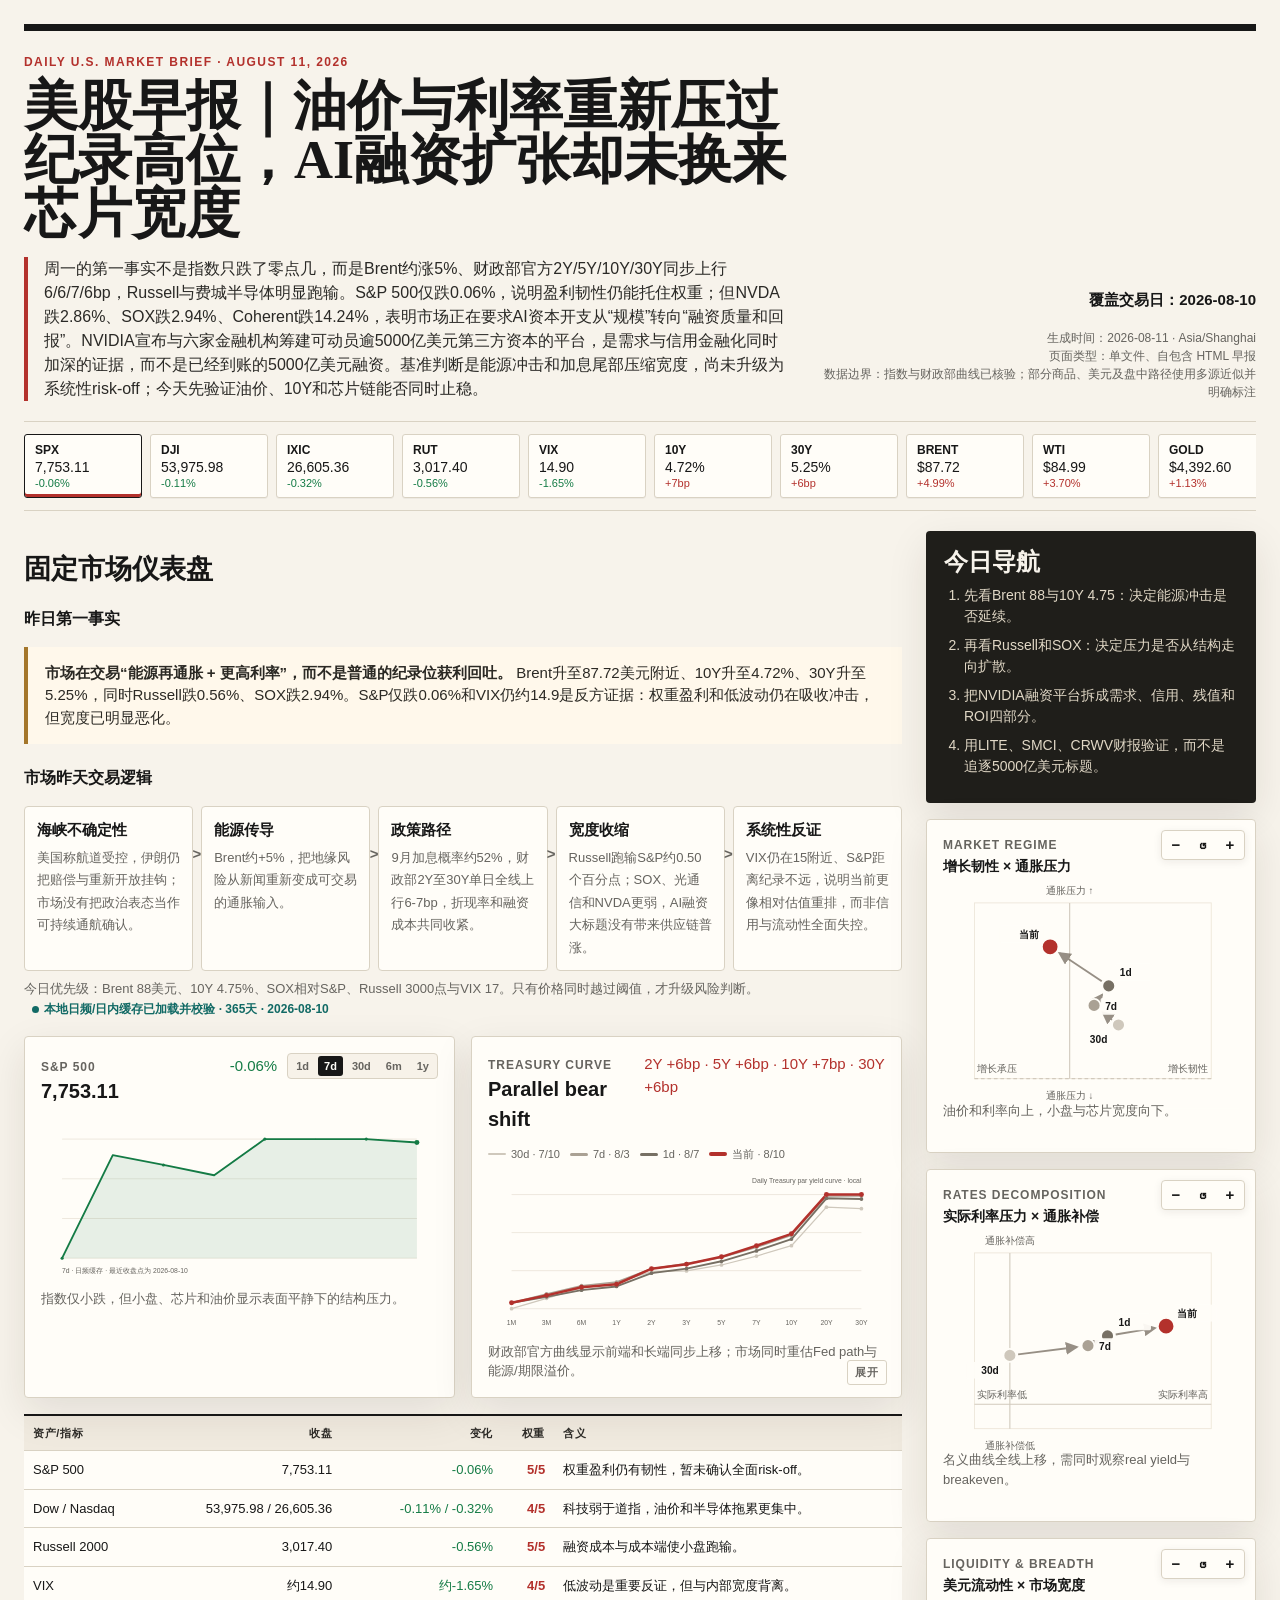
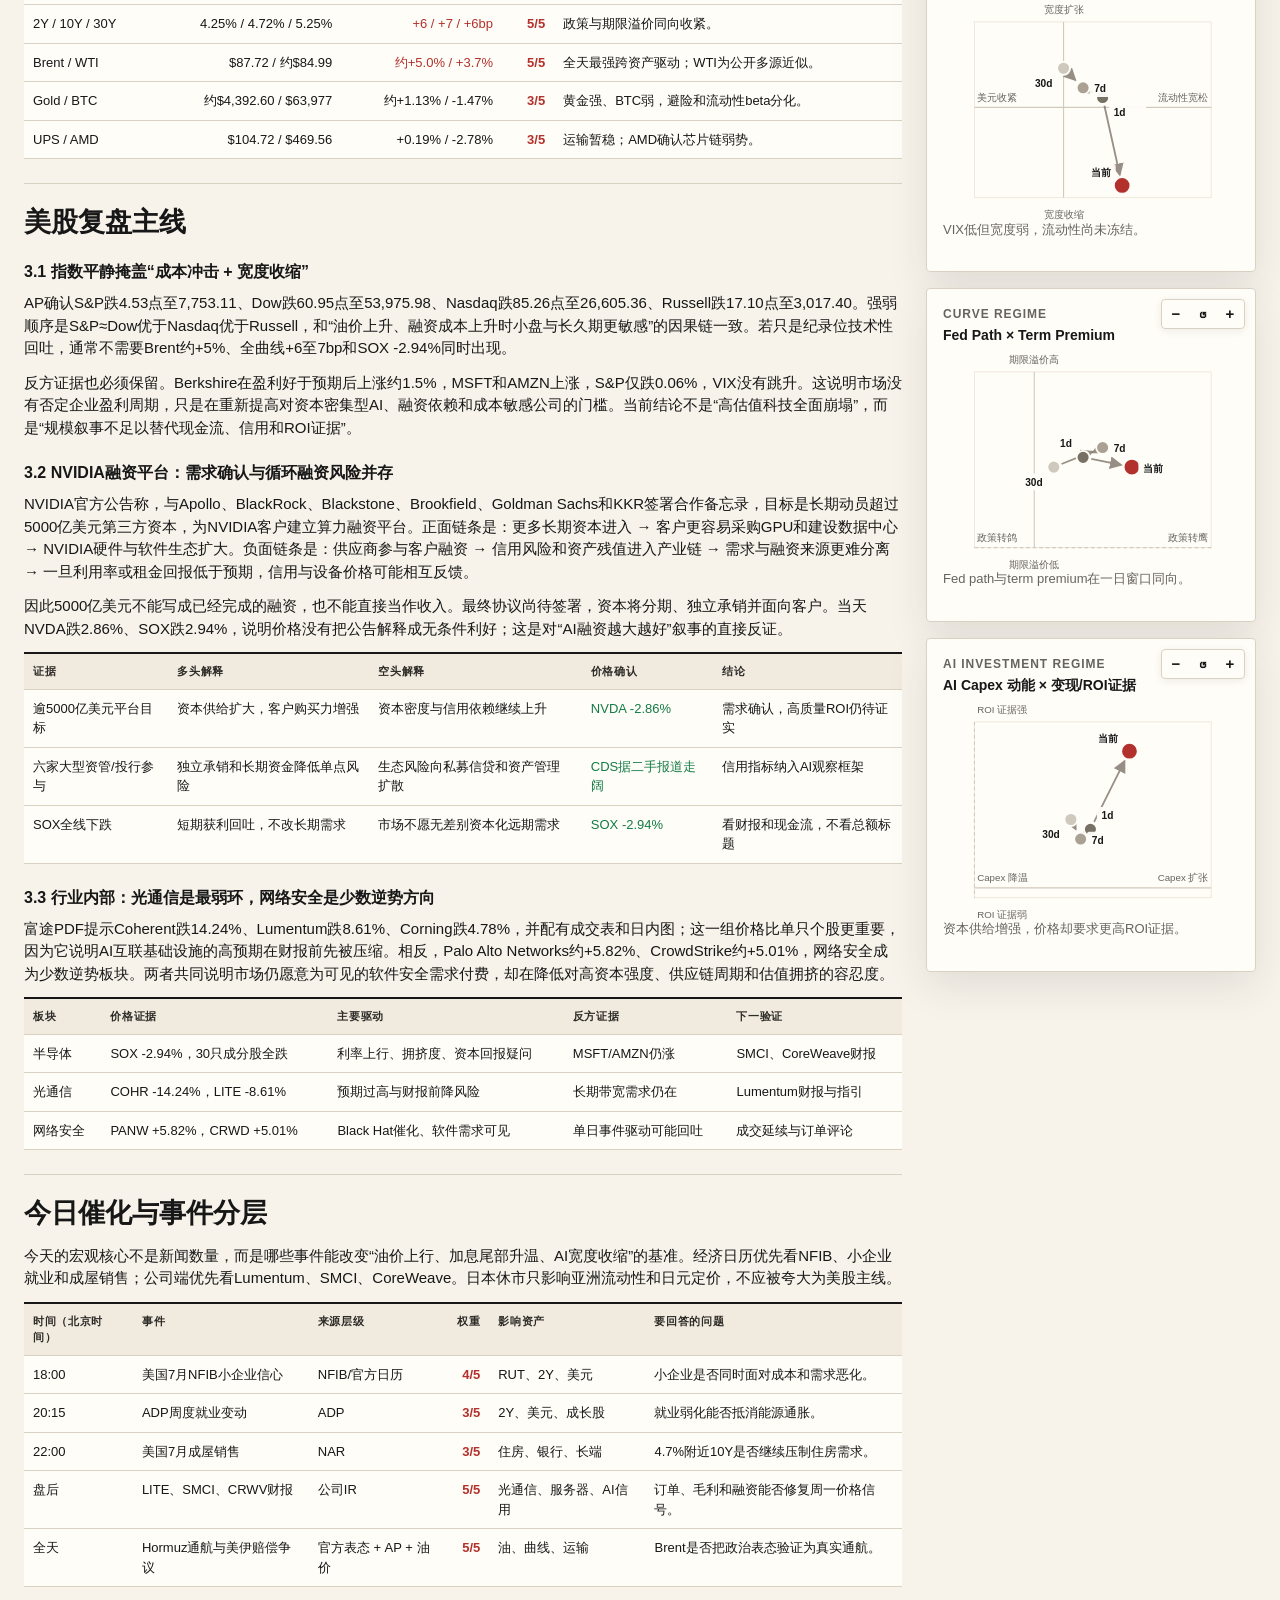
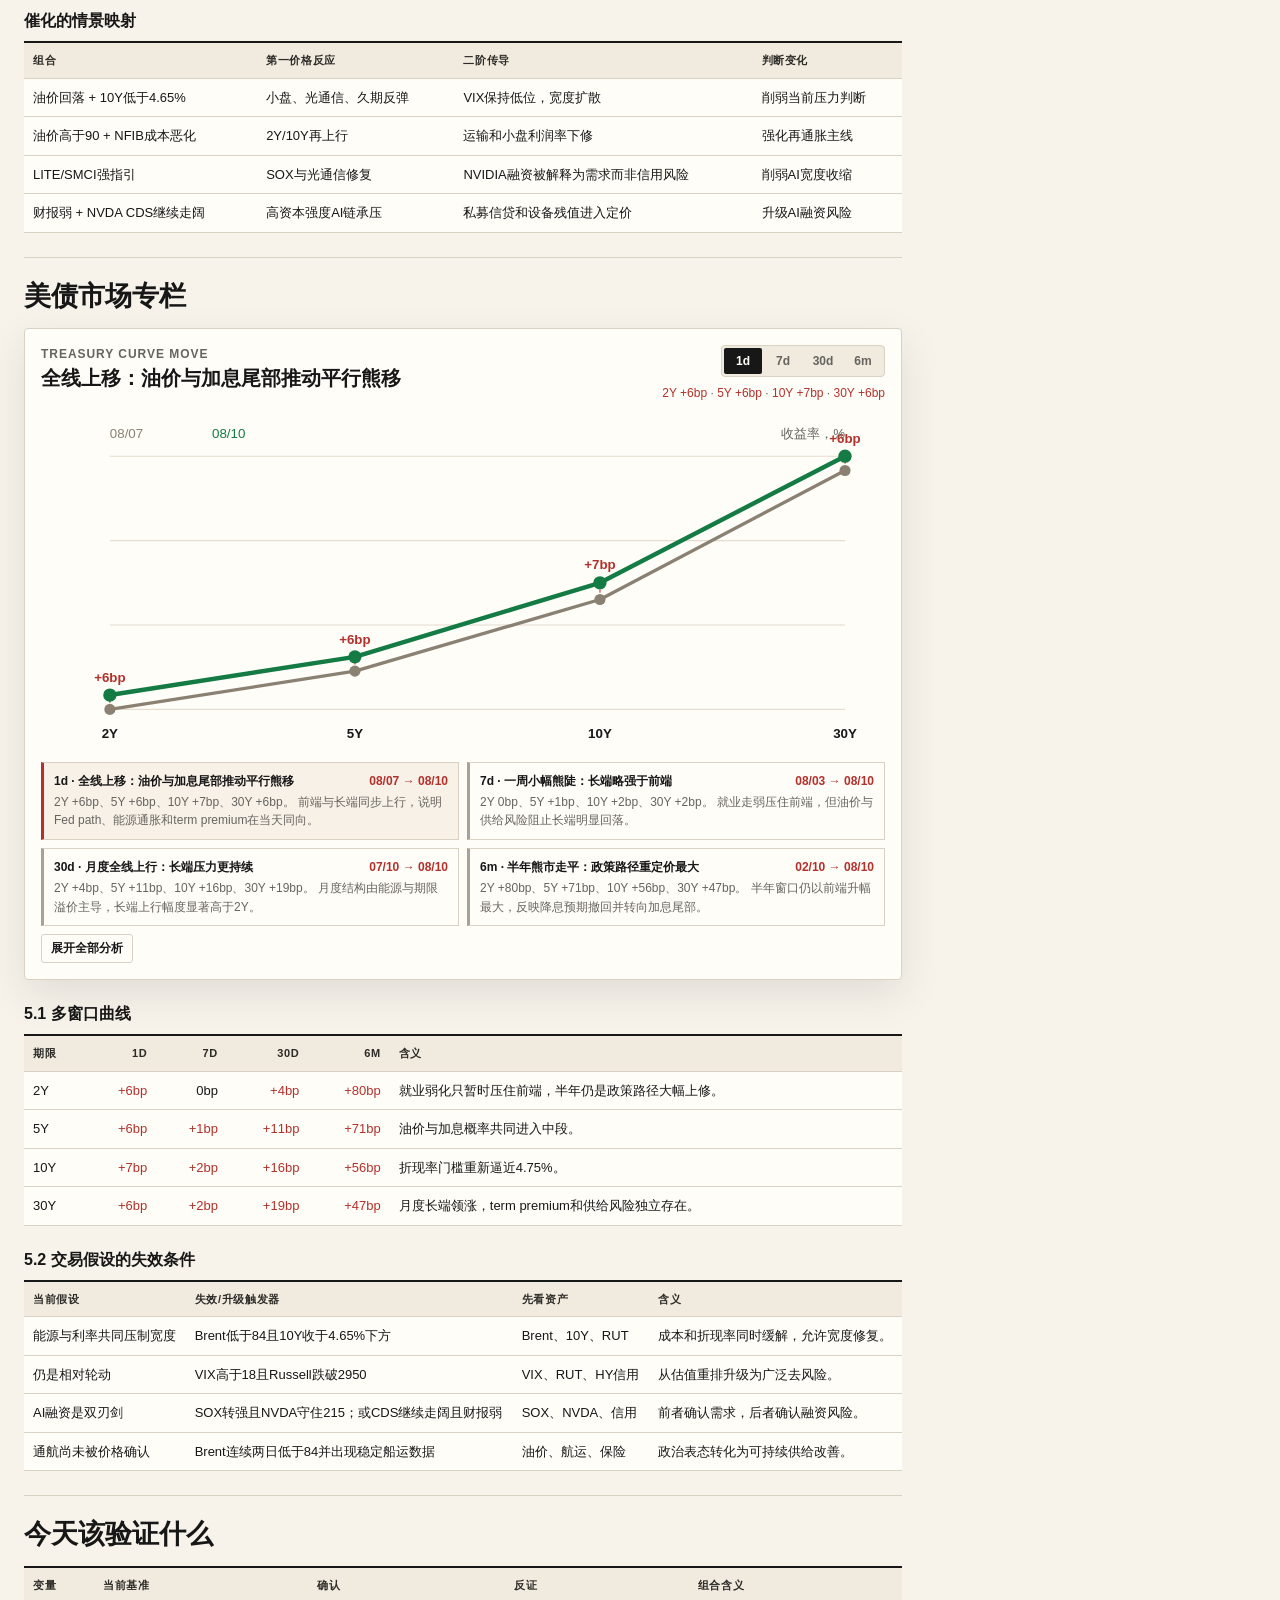
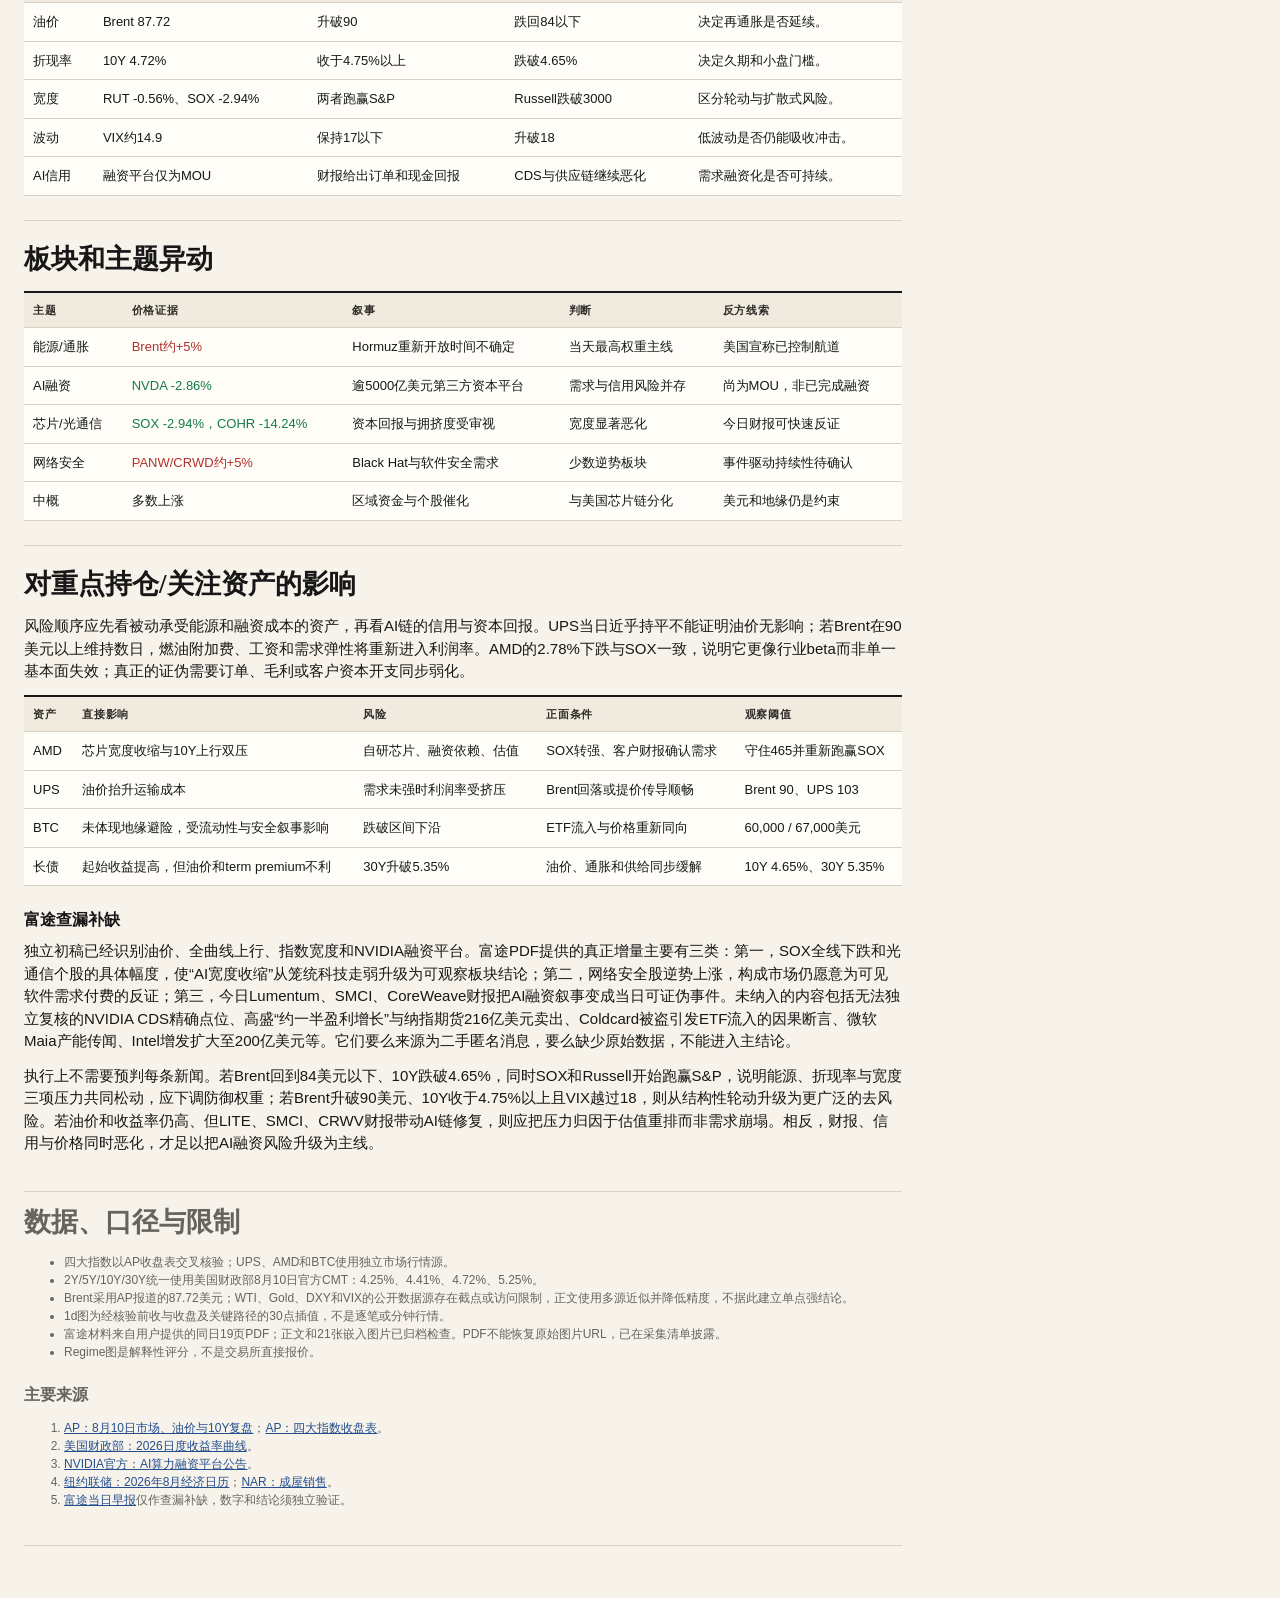
<file: morning_brief/2026-08-11_us_market_brief.html>
<!doctype html>
<html lang="zh-CN">
<head>
  <meta charset="utf-8">
  <meta name="viewport" content="width=device-width, initial-scale=1">
  <title>每日美股市场早报｜2026-08-11（覆盖 2026-08-10）</title>
  <style>
    :root {
      --ink: #171717;
      --muted: #66645f;
      --line: #d9d2c3;
      --paper: #f7f3eb;
      --panel: #fffdf8;
      --panel-2: #f0eadf;
      --accent: #b3312c;
      --accent-2: #126a65;
      --gold: #a4762a;
      --green: #147b45;
      --red: #b3312c;
      --blue: #244f8f;
      --shadow: 0 14px 40px rgba(37, 31, 21, .10);
      font-family: "Inter", "Segoe UI", "PingFang SC", "Microsoft YaHei", Arial, sans-serif;
    }

    * { box-sizing: border-box; }
    body {
      margin: 0;
      background: var(--paper);
      color: var(--ink);
      line-height: 1.5;
      font-size: 15px;
    }

    .page {
      max-width: 1280px;
      margin: 0 auto;
      padding: 24px 24px 52px;
    }

    header {
      border-top: 7px solid var(--ink);
      border-bottom: 1px solid var(--line);
      padding: 22px 0 20px;
      display: grid;
      grid-template-columns: 1.4fr .8fr;
      gap: 24px;
      align-items: end;
    }

    .kicker {
      font-size: 12px;
      text-transform: uppercase;
      letter-spacing: .12em;
      color: var(--accent);
      font-weight: 800;
      margin-bottom: 8px;
    }

    h1 {
      font-family: Georgia, "Times New Roman", serif;
      font-size: clamp(30px, 4.6vw, 54px);
      line-height: 1;
      margin: 0;
      letter-spacing: 0;
      max-width: 980px;
    }

    .deck {
      font-size: 16px;
      color: #2a2926;
      margin-top: 16px;
      max-width: 980px;
      border-left: 4px solid var(--accent);
      padding-left: 16px;
    }

    .meta {
      justify-self: end;
      text-align: right;
      color: var(--muted);
      font-size: 12px;
    }

    .meta strong {
      color: var(--ink);
      display: block;
      font-size: 15px;
    }

    .ticker-strip {
      position: sticky;
      top: 0;
      z-index: 20;
      display: flex;
      gap: 8px;
      overflow-x: auto;
      padding: 12px 0;
      background: rgba(247, 243, 235, .94);
      backdrop-filter: blur(10px);
      border-bottom: 1px solid var(--line);
    }

    .ticker {
      border: 1px solid var(--line);
      background: var(--panel);
      color: var(--ink);
      min-width: 118px;
      padding: 8px 10px;
      cursor: pointer;
      display: grid;
      gap: 2px;
      text-align: left;
      border-radius: 3px;
      box-shadow: 0 1px 0 rgba(0,0,0,.04);
    }

    .ticker.active {
      border-color: var(--ink);
      box-shadow: inset 0 -3px 0 var(--accent);
    }

    .ticker .sym { font-weight: 800; font-size: 12px; }
    .ticker .val { font-variant-numeric: tabular-nums; font-size: 14px; }
    .ticker .chg { font-variant-numeric: tabular-nums; font-size: 11px; }
    .up { color: var(--red); }
    .down { color: var(--green); }
    .flat { color: var(--muted); }

    main {
      display: grid;
      grid-template-columns: minmax(0, 1fr) 330px;
      gap: 24px;
      margin-top: 20px;
    }

    section {
      padding: 24px 0;
      border-bottom: 1px solid var(--line);
    }

    h2 {
      font-family: Georgia, "Times New Roman", serif;
      font-size: 27px;
      line-height: 1.1;
      margin: 0 0 16px;
      letter-spacing: 0;
    }

    h3 {
      margin: 22px 0 8px;
      font-size: 16px;
      letter-spacing: 0;
    }

    p { margin: 0 0 12px; }

    .section-note {
      color: var(--muted);
      font-size: 13px;
      margin-top: -8px;
      margin-bottom: 16px;
    }

    .lead-grid {
      display: grid;
      grid-template-columns: 1fr 1fr;
      gap: 16px;
      margin-top: 18px;
    }

    .chart-panel,
    .side-panel {
      background: var(--panel);
      border: 1px solid var(--line);
      border-radius: 4px;
      box-shadow: var(--shadow);
      padding: 16px;
      position: relative;
    }

    .chart-head {
      display: flex;
      align-items: baseline;
      justify-content: space-between;
      gap: 12px;
      margin-bottom: 12px;
    }

    .chart-actions {
      display: flex;
      align-items: center;
      justify-content: flex-end;
      gap: 10px;
      flex-wrap: wrap;
    }

    .range-control {
      display: flex;
      gap: 3px;
      border: 1px solid var(--line);
      background: #f7f2e9;
      padding: 2px;
      border-radius: 4px;
    }

    .range-btn {
      border: 0;
      background: transparent;
      color: var(--muted);
      cursor: pointer;
      font-size: 11px;
      font-weight: 800;
      padding: 4px 6px;
      border-radius: 3px;
    }

    .range-btn.active {
      background: var(--ink);
      color: #fffdf8;
    }

    .data-status {
      display: inline-flex;
      align-items: center;
      gap: 5px;
      margin-left: 8px;
      color: var(--accent-2);
      font-size: 12px;
      font-weight: 800;
    }

    .data-status::before {
      content: "";
      width: 7px;
      height: 7px;
      border-radius: 999px;
      background: var(--accent-2);
      display: inline-block;
    }

    .curve-panel {
      overflow: visible;
    }

    .curve-toggle {
      position: absolute;
      right: 14px;
      bottom: 12px;
      border: 1px solid var(--line);
      background: #fffdf8;
      color: var(--muted);
      cursor: pointer;
      border-radius: 3px;
      padding: 4px 7px;
      font-size: 11px;
      font-weight: 800;
      letter-spacing: .08em;
    }

    .curve-toggle:hover {
      border-color: var(--ink);
      color: var(--ink);
    }

    .curve-detail {
      border-top: 1px solid var(--line);
      display: none;
      margin-top: 14px;
      padding: 12px 0 18px;
      color: #2b2924;
      font-size: 13px;
    }

    .curve-panel.open .curve-detail { display: block; }

    .legend-row {
      display: flex;
      flex-wrap: wrap;
      gap: 10px;
      margin: 2px 0 8px;
      color: var(--muted);
      font-size: 11px;
    }

    .legend-item {
      display: inline-flex;
      align-items: center;
      gap: 5px;
      white-space: nowrap;
    }

    .legend-swatch {
      width: 18px;
      height: 3px;
      border-radius: 99px;
      display: inline-block;
    }

    .chart-caption {
      color: var(--muted);
      font-size: 12px;
      margin: 8px 0 0;
    }

    .chart-tooltip {
      position: absolute;
      z-index: 20;
      display: none;
      min-width: 126px;
      max-width: 220px;
      padding: 8px 10px;
      border: 1px solid #2a2926;
      border-radius: 3px;
      background: rgba(23, 23, 23, .96);
      color: #fffdf8;
      box-shadow: 0 8px 22px rgba(0,0,0,.18);
      font-size: 11px;
      line-height: 1.45;
      pointer-events: none;
      font-variant-numeric: tabular-nums;
    }

    .chart-tooltip strong { color: #fff; }
    .chart-tooltip .tip-row { display: flex; justify-content: space-between; gap: 14px; }

    .regime-panel { overflow: visible; }

    .regime-subtitle {
      margin-top: 2px;
      padding-right: 78px;
      color: var(--ink);
      font-size: 14px;
      font-weight: 800;
    }

    .regime-controls {
      position: absolute;
      top: 10px;
      right: 10px;
      z-index: 6;
      display: flex;
      gap: 3px;
      padding: 2px;
      border: 1px solid var(--line);
      border-radius: 4px;
      background: rgba(255, 253, 248, .94);
      box-shadow: 0 2px 8px rgba(37, 31, 21, .08);
    }

    .regime-controls button {
      width: 24px;
      height: 24px;
      padding: 0;
      border: 0;
      border-radius: 2px;
      background: transparent;
      color: var(--ink);
      cursor: pointer;
      font-size: 15px;
      font-weight: 800;
      line-height: 24px;
    }

    .regime-controls button:hover,
    .regime-controls button:focus-visible {
      background: var(--panel-2);
      outline: none;
    }

    .bond-move-chart {
      margin: 4px 0 18px;
    }

    .bond-move-head {
      align-items: flex-start;
      gap: 16px;
    }

    .bond-move-tools {
      display: grid;
      justify-items: end;
      gap: 7px;
      min-width: 290px;
    }

    .bond-period-tabs {
      display: flex;
      gap: 2px;
      padding: 2px;
      border: 1px solid var(--line);
      border-radius: 4px;
      background: var(--panel-2);
    }

    .bond-period-tabs button {
      min-width: 38px;
      height: 26px;
      padding: 0 8px;
      border: 0;
      border-radius: 2px;
      background: transparent;
      color: var(--muted);
      cursor: pointer;
      font-size: 12px;
      font-weight: 800;
    }

    .bond-period-tabs button:hover,
    .bond-period-tabs button:focus-visible {
      background: #e4ddd0;
      color: var(--ink);
      outline: none;
    }

    .bond-period-tabs button.active {
      background: var(--ink);
      color: #fffdf8;
    }

    .bond-move-stats {
      font-size: 12px;
      font-variant-numeric: tabular-nums;
      text-align: right;
    }

    .bond-move-stats span + span::before {
      content: " · ";
      color: var(--muted);
    }

    .bond-period-notes {
      display: grid;
      grid-template-columns: repeat(2, minmax(0, 1fr));
      gap: 8px;
      margin-top: 4px;
    }

    .bond-period-note {
      padding: 9px 10px;
      border: 1px solid var(--line);
      border-left: 3px solid #aaa194;
      background: #fffdf8;
    }

    .bond-period-note.active {
      border-left-color: var(--red);
      background: #f8f1e7;
    }

    .bond-period-note-head {
      display: flex;
      align-items: baseline;
      justify-content: space-between;
      gap: 8px;
      margin-bottom: 3px;
      font-size: 12px;
      font-weight: 800;
    }

    .bond-period-note p {
      display: -webkit-box;
      overflow: hidden;
      margin: 0;
      color: var(--muted);
      font-size: 12px;
      line-height: 1.55;
      -webkit-box-orient: vertical;
      -webkit-line-clamp: 2;
    }

    .bond-period-notes.expanded .bond-period-note p {
      display: block;
      overflow: visible;
    }

    .bond-notes-toggle {
      display: inline-flex;
      align-items: center;
      margin: 8px 0 0 auto;
      padding: 5px 9px;
      border: 1px solid var(--line);
      border-radius: 3px;
      background: #fffdf8;
      color: var(--ink);
      cursor: pointer;
      font-size: 12px;
      font-weight: 800;
    }

    .bond-notes-toggle:hover,
    .bond-notes-toggle:focus-visible {
      background: var(--panel-2);
      outline: none;
    }

    .horizon-table th:not(:first-child):not(:last-child),
    .horizon-table td:not(:first-child):not(:last-child) {
      white-space: nowrap;
      text-align: right;
      font-variant-numeric: tabular-nums;
    }

    .horizon-table .period-change {
      font-weight: 700;
    }

    .table-scroll {
      max-width: 100%;
      overflow-x: auto;
    }

    .table-scroll .horizon-table {
      min-width: 680px;
    }

    .chart-title {
      font-size: 12px;
      text-transform: uppercase;
      letter-spacing: .08em;
      color: var(--muted);
      font-weight: 800;
    }

    .chart-value {
      font-size: 20px;
      font-weight: 800;
      font-variant-numeric: tabular-nums;
    }

    svg { max-width: 100%; display: block; }

    table {
      width: 100%;
      border-collapse: collapse;
      background: var(--panel);
      border-top: 2px solid var(--ink);
      font-size: 13px;
    }

    th, td {
      border-bottom: 1px solid var(--line);
      padding: 9px 9px;
      vertical-align: top;
    }

    th {
      text-align: left;
      color: #2d2b27;
      background: var(--panel-2);
      font-size: 11px;
      text-transform: uppercase;
      letter-spacing: .06em;
    }

    td.num, th.num {
      text-align: right;
      font-variant-numeric: tabular-nums;
      white-space: nowrap;
    }

    .weight {
      font-weight: 800;
      color: var(--accent);
      white-space: nowrap;
    }

    .tag {
      display: inline-block;
      padding: 2px 7px;
      border: 1px solid var(--line);
      background: #fbf7ef;
      border-radius: 999px;
      font-size: 12px;
      white-space: nowrap;
    }

    .callout {
      margin: 16px 0;
      padding: 15px 17px;
      background: #fff8eb;
      border-left: 4px solid var(--gold);
      color: #2b2924;
    }

    .chain {
      display: grid;
      grid-template-columns: repeat(5, minmax(0, 1fr));
      gap: 8px;
      margin: 16px 0;
    }

    .chain div {
      background: var(--panel);
      border: 1px solid var(--line);
      border-radius: 4px;
      padding: 12px;
      min-height: 90px;
      position: relative;
    }

    .chain div::after {
      content: ">";
      position: absolute;
      right: -9px;
      top: 36px;
      color: var(--muted);
      font-weight: 800;
    }

    .chain div:last-child::after { content: ""; }
    .chain strong { display: block; margin-bottom: 4px; }
    .chain span { color: var(--muted); font-size: 13px; }

    .split {
      display: grid;
      grid-template-columns: 1fr 1fr;
      gap: 16px;
    }

    .cards {
      display: grid;
      grid-template-columns: repeat(3, minmax(0, 1fr));
      gap: 12px;
    }

    .mini-card {
      background: var(--panel);
      border: 1px solid var(--line);
      border-radius: 4px;
      padding: 13px;
    }

    .mini-card b { display: block; margin-bottom: 5px; }
    .mini-card span { color: var(--muted); font-size: 13px; }

    aside {
      position: sticky;
      top: 76px;
      align-self: start;
    }

    .brief-box {
      background: #1f1e1a;
      color: #f7f3eb;
      padding: 18px;
      border-radius: 4px;
      box-shadow: var(--shadow);
    }

    .brief-box h2 {
      color: #f7f3eb;
      font-size: 24px;
      margin-bottom: 10px;
    }

    .brief-box ol {
      margin: 0;
      padding-left: 20px;
      color: #e1d8c6;
      font-size: 14px;
    }

    .brief-box li { margin-bottom: 8px; }

    .source-list {
      font-size: 12px;
      color: var(--muted);
      padding-top: 16px;
    }

    .source-list a { color: var(--blue); }

    .mobile-only { display: none; }

    @media (max-width: 980px) {
      header, main, .lead-grid, .split {
        grid-template-columns: 1fr;
      }
      .meta {
        justify-self: start;
        text-align: left;
      }
      aside {
        position: static;
      }
      .chain, .cards {
        grid-template-columns: 1fr;
      }
      .chain div::after { content: ""; }
      table { font-size: 13px; }
      th, td { padding: 8px 7px; }
      .bond-move-head {
        display: grid;
        grid-template-columns: 1fr;
      }
      .bond-move-tools {
        justify-items: start;
        min-width: 0;
      }
      .bond-move-stats { text-align: left; }
      .bond-period-notes { grid-template-columns: 1fr; }
    }
  
    /* TOKEN_EFFICIENT_RESPONSIVE_GUARD: keep wide scrollable tables from widening the page grid. */
    main > div,
    main > aside {
      min-width: 0;
    }
    @media (max-width: 980px) {
      main > div,
      main > aside {
        min-width: 0;
        max-width: 100%;
      }
    }
</style>
</head>
<body>  <div class="page">
    <header>
      <div>
        <div class="kicker">Daily U.S. Market Brief · August 11, 2026</div>
        <h1>美股早报｜油价与利率重新压过纪录高位，AI融资扩张却未换来芯片宽度</h1>
        <div class="deck">周一的第一事实不是指数只跌了零点几，而是Brent约涨5%、财政部官方2Y/5Y/10Y/30Y同步上行6/6/7/6bp，Russell与费城半导体明显跑输。S&amp;P 500仅跌0.06%，说明盈利韧性仍能托住权重；但NVDA跌2.86%、SOX跌2.94%、Coherent跌14.24%，表明市场正在要求AI资本开支从“规模”转向“融资质量和回报”。NVIDIA宣布与六家金融机构筹建可动员逾5000亿美元第三方资本的平台，是需求与信用金融化同时加深的证据，而不是已经到账的5000亿美元融资。基准判断是能源冲击和加息尾部压缩宽度，尚未升级为系统性risk-off；今天先验证油价、10Y和芯片链能否同时止稳。</div>
      </div>
      <div class="meta"><strong>覆盖交易日：2026-08-10</strong><br>生成时间：2026-08-11 · Asia/Shanghai<br>页面类型：单文件、自包含 HTML 早报<br>数据边界：指数与财政部曲线已核验；部分商品、美元及盘中路径使用多源近似并明确标注</div>
    </header>

    <nav class="ticker-strip" aria-label="interactive ticker strip" id="tickerStrip"></nav>

    <main>
      <div>
        <section id="dashboard">
          <h2>固定市场仪表盘</h2>
          <h3>昨日第一事实</h3>
          <div class="callout"><strong>市场在交易“能源再通胀 + 更高利率”，而不是普通的纪录位获利回吐。</strong> Brent升至87.72美元附近、10Y升至4.72%、30Y升至5.25%，同时Russell跌0.56%、SOX跌2.94%。S&amp;P仅跌0.06%和VIX仍约14.9是反方证据：权重盈利和低波动仍在吸收冲击，但宽度已明显恶化。</div>
          <h3>市场昨天交易逻辑</h3>
          <div class="chain">
            <div><strong>海峡不确定性</strong><span>美国称航道受控，伊朗仍把赔偿与重新开放挂钩；市场没有把政治表态当作可持续通航确认。</span></div>
            <div><strong>能源传导</strong><span>Brent约+5%，把地缘风险从新闻重新变成可交易的通胀输入。</span></div>
            <div><strong>政策路径</strong><span>9月加息概率约52%，财政部2Y至30Y单日全线上行6-7bp，折现率和融资成本共同收紧。</span></div>
            <div><strong>宽度收缩</strong><span>Russell跑输S&amp;P约0.50个百分点；SOX、光通信和NVDA更弱，AI融资大标题没有带来供应链普涨。</span></div>
            <div><strong>系统性反证</strong><span>VIX仍在15附近、S&amp;P距离纪录不远，说明当前更像相对估值重排，而非信用与流动性全面失控。</span></div>
          </div>
          <p class="section-note">今日优先级：Brent 88美元、10Y 4.75%、SOX相对S&amp;P、Russell 3000点与VIX 17。只有价格同时越过阈值，才升级风险判断。<span class="data-status" id="dataStatus">数据校验中</span></p>

          <div class="lead-grid">
            <div class="chart-panel"><div class="chart-head"><div><div class="chart-title" id="activeName">S&amp;P 500</div><div class="chart-value" id="activeValue">7,753.11</div></div><div class="chart-actions"><div id="activeChange" class="down">-0.06%</div><div class="range-control" id="rangeControl" aria-label="ticker range"></div></div></div><svg id="sparkChart" viewBox="0 0 640 260" role="img" aria-label="Selected ticker chart"></svg><p id="activeNote" class="section-note" style="margin:10px 0 0;">指数仅小跌，但小盘、芯片和油价显示表面平静下的结构压力。</p></div>
            <div class="chart-panel curve-panel" id="curvePanel"><button class="curve-toggle" id="curveToggle" type="button" aria-expanded="false">展开</button><div class="chart-head"><div><div class="chart-title">Treasury Curve</div><div class="chart-value">Parallel bear shift</div></div><div class="up">2Y +6bp · 5Y +6bp · 10Y +7bp · 30Y +6bp</div></div><div class="legend-row" id="curveLegend"></div><svg id="curveChart" viewBox="0 0 640 260" role="img" aria-label="Treasury yield curve"></svg><p class="section-note" style="margin:10px 0 0;">财政部官方曲线显示前端和长端同步上移；市场同时重估Fed path与能源/期限溢价。</p><div class="curve-detail"><p><strong>一日：</strong>不是单一长端供给故事，而是2Y至30Y近似平行上移。</p><p><strong>一月：</strong>2Y仅+4bp、30Y却+19bp，长端的能源与term premium压力更持久。</p></div></div>
          </div>

          <table style="margin-top:16px;"><thead><tr><th>资产/指标</th><th class="num">收盘</th><th class="num">变化</th><th class="num">权重</th><th>含义</th></tr></thead><tbody>
            <tr><td>S&amp;P 500</td><td class="num">7,753.11</td><td class="num down">-0.06%</td><td class="num weight">5/5</td><td>权重盈利仍有韧性，暂未确认全面risk-off。</td></tr>
            <tr><td>Dow / Nasdaq</td><td class="num">53,975.98 / 26,605.36</td><td class="num down">-0.11% / -0.32%</td><td class="num weight">4/5</td><td>科技弱于道指，油价和半导体拖累更集中。</td></tr>
            <tr><td>Russell 2000</td><td class="num">3,017.40</td><td class="num down">-0.56%</td><td class="num weight">5/5</td><td>融资成本与成本端使小盘跑输。</td></tr>
            <tr><td>VIX</td><td class="num">约14.90</td><td class="num down">约-1.65%</td><td class="num weight">4/5</td><td>低波动是重要反证，但与内部宽度背离。</td></tr>
            <tr><td>2Y / 10Y / 30Y</td><td class="num">4.25% / 4.72% / 5.25%</td><td class="num up">+6 / +7 / +6bp</td><td class="num weight">5/5</td><td>政策与期限溢价同向收紧。</td></tr>
            <tr><td>Brent / WTI</td><td class="num">$87.72 / 约$84.99</td><td class="num up">约+5.0% / +3.7%</td><td class="num weight">5/5</td><td>全天最强跨资产驱动；WTI为公开多源近似。</td></tr>
            <tr><td>Gold / BTC</td><td class="num">约$4,392.60 / $63,977</td><td class="num">约+1.13% / -1.47%</td><td class="num weight">3/5</td><td>黄金强、BTC弱，避险和流动性beta分化。</td></tr>
            <tr><td>UPS / AMD</td><td class="num">$104.72 / $469.56</td><td class="num">+0.19% / -2.78%</td><td class="num weight">3/5</td><td>运输暂稳；AMD确认芯片链弱势。</td></tr>
          </tbody></table>
        </section>

        <section id="equity-review">
          <h2>美股复盘主线</h2>
          <h3>3.1 指数平静掩盖“成本冲击 + 宽度收缩”</h3>
          <p>AP确认S&amp;P跌4.53点至7,753.11、Dow跌60.95点至53,975.98、Nasdaq跌85.26点至26,605.36、Russell跌17.10点至3,017.40。强弱顺序是S&amp;P≈Dow优于Nasdaq优于Russell，和“油价上升、融资成本上升时小盘与长久期更敏感”的因果链一致。若只是纪录位技术性回吐，通常不需要Brent约+5%、全曲线+6至7bp和SOX -2.94%同时出现。</p>
          <p>反方证据也必须保留。Berkshire在盈利好于预期后上涨约1.5%，MSFT和AMZN上涨，S&amp;P仅跌0.06%，VIX没有跳升。这说明市场没有否定企业盈利周期，只是在重新提高对资本密集型AI、融资依赖和成本敏感公司的门槛。当前结论不是“高估值科技全面崩塌”，而是“规模叙事不足以替代现金流、信用和ROI证据”。</p>
          <h3>3.2 NVIDIA融资平台：需求确认与循环融资风险并存</h3>
          <p>NVIDIA官方公告称，与Apollo、BlackRock、Blackstone、Brookfield、Goldman Sachs和KKR签署合作备忘录，目标是长期动员超过5000亿美元第三方资本，为NVIDIA客户建立算力融资平台。正面链条是：更多长期资本进入 → 客户更容易采购GPU和建设数据中心 → NVIDIA硬件与软件生态扩大。负面链条是：供应商参与客户融资 → 信用风险和资产残值进入产业链 → 需求与融资来源更难分离 → 一旦利用率或租金回报低于预期，信用与设备价格可能相互反馈。</p>
          <p>因此5000亿美元不能写成已经完成的融资，也不能直接当作收入。最终协议尚待签署，资本将分期、独立承销并面向客户。当天NVDA跌2.86%、SOX跌2.94%，说明价格没有把公告解释成无条件利好；这是对“AI融资越大越好”叙事的直接反证。</p>
          <table><thead><tr><th>证据</th><th>多头解释</th><th>空头解释</th><th>价格确认</th><th>结论</th></tr></thead><tbody>
            <tr><td>逾5000亿美元平台目标</td><td>资本供给扩大，客户购买力增强</td><td>资本密度与信用依赖继续上升</td><td class="down">NVDA -2.86%</td><td>需求确认，高质量ROI仍待证实</td></tr>
            <tr><td>六家大型资管/投行参与</td><td>独立承销和长期资金降低单点风险</td><td>生态风险向私募信贷和资产管理扩散</td><td class="down">CDS据二手报道走阔</td><td>信用指标纳入AI观察框架</td></tr>
            <tr><td>SOX全线下跌</td><td>短期获利回吐，不改长期需求</td><td>市场不愿无差别资本化远期需求</td><td class="down">SOX -2.94%</td><td>看财报和现金流，不看总额标题</td></tr>
          </tbody></table>
          <h3>3.3 行业内部：光通信是最弱环，网络安全是少数逆势方向</h3>
          <p>富途PDF提示Coherent跌14.24%、Lumentum跌8.61%、Corning跌4.78%，并配有成交表和日内图；这一组价格比单只个股更重要，因为它说明AI互联基础设施的高预期在财报前先被压缩。相反，Palo Alto Networks约+5.82%、CrowdStrike约+5.01%，网络安全成为少数逆势板块。两者共同说明市场仍愿意为可见的软件安全需求付费，却在降低对高资本强度、供应链周期和估值拥挤的容忍度。</p>
          <table><thead><tr><th>板块</th><th>价格证据</th><th>主要驱动</th><th>反方证据</th><th>下一验证</th></tr></thead><tbody>
            <tr><td>半导体</td><td>SOX -2.94%，30只成分股全跌</td><td>利率上行、拥挤度、资本回报疑问</td><td>MSFT/AMZN仍涨</td><td>SMCI、CoreWeave财报</td></tr>
            <tr><td>光通信</td><td>COHR -14.24%，LITE -8.61%</td><td>预期过高与财报前降风险</td><td>长期带宽需求仍在</td><td>Lumentum财报与指引</td></tr>
            <tr><td>网络安全</td><td>PANW +5.82%，CRWD +5.01%</td><td>Black Hat催化、软件需求可见</td><td>单日事件驱动可能回吐</td><td>成交延续与订单评论</td></tr>
          </tbody></table>
        </section>

        <section id="catalysts">
          <h2>今日催化与事件分层</h2>
          <p>今天的宏观核心不是新闻数量，而是哪些事件能改变“油价上行、加息尾部升温、AI宽度收缩”的基准。经济日历优先看NFIB、小企业就业和成屋销售；公司端优先看Lumentum、SMCI、CoreWeave。日本休市只影响亚洲流动性和日元定价，不应被夸大为美股主线。</p>
          <table><thead><tr><th>时间（北京时间）</th><th>事件</th><th>来源层级</th><th class="num">权重</th><th>影响资产</th><th>要回答的问题</th></tr></thead><tbody>
            <tr><td>18:00</td><td>美国7月NFIB小企业信心</td><td>NFIB/官方日历</td><td class="num weight">4/5</td><td>RUT、2Y、美元</td><td>小企业是否同时面对成本和需求恶化。</td></tr>
            <tr><td>20:15</td><td>ADP周度就业变动</td><td>ADP</td><td class="num weight">3/5</td><td>2Y、美元、成长股</td><td>就业弱化能否抵消能源通胀。</td></tr>
            <tr><td>22:00</td><td>美国7月成屋销售</td><td>NAR</td><td class="num weight">3/5</td><td>住房、银行、长端</td><td>4.7%附近10Y是否继续压制住房需求。</td></tr>
            <tr><td>盘后</td><td>LITE、SMCI、CRWV财报</td><td>公司IR</td><td class="num weight">5/5</td><td>光通信、服务器、AI信用</td><td>订单、毛利和融资能否修复周一价格信号。</td></tr>
            <tr><td>全天</td><td>Hormuz通航与美伊赔偿争议</td><td>官方表态 + AP + 油价</td><td class="num weight">5/5</td><td>油、曲线、运输</td><td>Brent是否把政治表态验证为真实通航。</td></tr>
          </tbody></table>
          <h3>催化的情景映射</h3>
          <table><thead><tr><th>组合</th><th>第一价格反应</th><th>二阶传导</th><th>判断变化</th></tr></thead><tbody>
            <tr><td>油价回落 + 10Y低于4.65%</td><td>小盘、光通信、久期反弹</td><td>VIX保持低位，宽度扩散</td><td>削弱当前压力判断</td></tr>
            <tr><td>油价高于90 + NFIB成本恶化</td><td>2Y/10Y再上行</td><td>运输和小盘利润率下修</td><td>强化再通胀主线</td></tr>
            <tr><td>LITE/SMCI强指引</td><td>SOX与光通信修复</td><td>NVIDIA融资被解释为需求而非信用风险</td><td>削弱AI宽度收缩</td></tr>
            <tr><td>财报弱 + NVDA CDS继续走阔</td><td>高资本强度AI链承压</td><td>私募信贷和设备残值进入定价</td><td>升级AI融资风险</td></tr>
          </tbody></table>
        </section>

        <section id="bonds">
          <h2>美债市场专栏</h2>
          <div class="chart-panel bond-move-chart"><div class="chart-head bond-move-head"><div><div class="chart-title">Treasury Curve Move</div><div class="chart-value" id="bondMoveTitle">全线上移：油价与加息尾部推动平行熊移</div></div><div class="bond-move-tools"><div class="bond-period-tabs" id="bondPeriodTabs" role="group" aria-label="美债曲线对比期限"><button type="button" class="active" data-bond-period="1d" aria-pressed="true">1d</button><button type="button" data-bond-period="7d" aria-pressed="false">7d</button><button type="button" data-bond-period="30d" aria-pressed="false">30d</button><button type="button" data-bond-period="6m" aria-pressed="false">6m</button></div><div class="bond-move-stats up" id="bondMoveStats">2Y +6bp · 5Y +6bp · 10Y +7bp · 30Y +6bp</div></div></div><svg id="bondMoveChart" viewBox="0 0 760 310" role="img" aria-label="Treasury 2Y 5Y 10Y 30Y curve move"></svg><div class="bond-period-notes" id="bondPeriodNotes"></div><button class="bond-notes-toggle" id="bondNotesToggle" type="button" aria-expanded="false">展开全部分析</button></div>
          <h3>5.1 多窗口曲线</h3>
          <div class="table-scroll" role="region" aria-label="美债期限变化横向对照表" tabindex="0"><table class="horizon-table"><thead><tr><th>期限</th><th>1d</th><th>7d</th><th>30d</th><th>6m</th><th>含义</th></tr></thead><tbody>
            <tr><td>2Y</td><td class="up">+6bp</td><td>0bp</td><td class="up">+4bp</td><td class="up">+80bp</td><td>就业弱化只暂时压住前端，半年仍是政策路径大幅上修。</td></tr>
            <tr><td>5Y</td><td class="up">+6bp</td><td class="up">+1bp</td><td class="up">+11bp</td><td class="up">+71bp</td><td>油价与加息概率共同进入中段。</td></tr>
            <tr><td>10Y</td><td class="up">+7bp</td><td class="up">+2bp</td><td class="up">+16bp</td><td class="up">+56bp</td><td>折现率门槛重新逼近4.75%。</td></tr>
            <tr><td>30Y</td><td class="up">+6bp</td><td class="up">+2bp</td><td class="up">+19bp</td><td class="up">+47bp</td><td>月度长端领涨，term premium和供给风险独立存在。</td></tr>
          </tbody></table></div>
          <h3>5.2 交易假设的失效条件</h3>
          <table><thead><tr><th>当前假设</th><th>失效/升级触发器</th><th>先看资产</th><th>含义</th></tr></thead><tbody>
            <tr><td>能源与利率共同压制宽度</td><td>Brent低于84且10Y收于4.65%下方</td><td>Brent、10Y、RUT</td><td>成本和折现率同时缓解，允许宽度修复。</td></tr>
            <tr><td>仍是相对轮动</td><td>VIX高于18且Russell跌破2950</td><td>VIX、RUT、HY信用</td><td>从估值重排升级为广泛去风险。</td></tr>
            <tr><td>AI融资是双刃剑</td><td>SOX转强且NVDA守住215；或CDS继续走阔且财报弱</td><td>SOX、NVDA、信用</td><td>前者确认需求，后者确认融资风险。</td></tr>
            <tr><td>通航尚未被价格确认</td><td>Brent连续两日低于84并出现稳定船运数据</td><td>油价、航运、保险</td><td>政治表态转化为可持续供给改善。</td></tr>
          </tbody></table>
        </section>

        <section id="verify">
          <h2>今天该验证什么</h2>
          <table><thead><tr><th>变量</th><th>当前基准</th><th>确认</th><th>反证</th><th>组合含义</th></tr></thead><tbody>
            <tr><td>油价</td><td>Brent 87.72</td><td>升破90</td><td>跌回84以下</td><td>决定再通胀是否延续。</td></tr>
            <tr><td>折现率</td><td>10Y 4.72%</td><td>收于4.75%以上</td><td>跌破4.65%</td><td>决定久期和小盘门槛。</td></tr>
            <tr><td>宽度</td><td>RUT -0.56%、SOX -2.94%</td><td>两者跑赢S&amp;P</td><td>Russell跌破3000</td><td>区分轮动与扩散式风险。</td></tr>
            <tr><td>波动</td><td>VIX约14.9</td><td>保持17以下</td><td>升破18</td><td>低波动是否仍能吸收冲击。</td></tr>
            <tr><td>AI信用</td><td>融资平台仅为MOU</td><td>财报给出订单和现金回报</td><td>CDS与供应链继续恶化</td><td>需求融资化是否可持续。</td></tr>
          </tbody></table>
        </section>

        <section id="themes">
          <h2>板块和主题异动</h2>
          <table><thead><tr><th>主题</th><th>价格证据</th><th>叙事</th><th>判断</th><th>反方线索</th></tr></thead><tbody>
            <tr><td>能源/通胀</td><td class="up">Brent约+5%</td><td>Hormuz重新开放时间不确定</td><td>当天最高权重主线</td><td>美国宣称已控制航道</td></tr>
            <tr><td>AI融资</td><td class="down">NVDA -2.86%</td><td>逾5000亿美元第三方资本平台</td><td>需求与信用风险并存</td><td>尚为MOU，非已完成融资</td></tr>
            <tr><td>芯片/光通信</td><td class="down">SOX -2.94%，COHR -14.24%</td><td>资本回报与拥挤度受审视</td><td>宽度显著恶化</td><td>今日财报可快速反证</td></tr>
            <tr><td>网络安全</td><td class="up">PANW/CRWD约+5%</td><td>Black Hat与软件安全需求</td><td>少数逆势板块</td><td>事件驱动持续性待确认</td></tr>
            <tr><td>中概</td><td>多数上涨</td><td>区域资金与个股催化</td><td>与美国芯片链分化</td><td>美元和地缘仍是约束</td></tr>
          </tbody></table>
        </section>

        <section id="portfolio">
          <h2>对重点持仓/关注资产的影响</h2>
          <p>风险顺序应先看被动承受能源和融资成本的资产，再看AI链的信用与资本回报。UPS当日近乎持平不能证明油价无影响；若Brent在90美元以上维持数日，燃油附加费、工资和需求弹性将重新进入利润率。AMD的2.78%下跌与SOX一致，说明它更像行业beta而非单一基本面失效；真正的证伪需要订单、毛利或客户资本开支同步弱化。</p>
          <table><thead><tr><th>资产</th><th>直接影响</th><th>风险</th><th>正面条件</th><th>观察阈值</th></tr></thead><tbody>
            <tr><td>AMD</td><td>芯片宽度收缩与10Y上行双压</td><td>自研芯片、融资依赖、估值</td><td>SOX转强、客户财报确认需求</td><td>守住465并重新跑赢SOX</td></tr>
            <tr><td>UPS</td><td>油价抬升运输成本</td><td>需求未强时利润率受挤压</td><td>Brent回落或提价传导顺畅</td><td>Brent 90、UPS 103</td></tr>
            <tr><td>BTC</td><td>未体现地缘避险，受流动性与安全叙事影响</td><td>跌破区间下沿</td><td>ETF流入与价格重新同向</td><td>60,000 / 67,000美元</td></tr>
            <tr><td>长债</td><td>起始收益提高，但油价和term premium不利</td><td>30Y升破5.35%</td><td>油价、通胀和供给同步缓解</td><td>10Y 4.65%、30Y 5.35%</td></tr>
          </tbody></table>

          <h3>富途查漏补缺</h3>
          <p>独立初稿已经识别油价、全曲线上行、指数宽度和NVIDIA融资平台。富途PDF提供的真正增量主要有三类：第一，SOX全线下跌和光通信个股的具体幅度，使“AI宽度收缩”从笼统科技走弱升级为可观察板块结论；第二，网络安全股逆势上涨，构成市场仍愿意为可见软件需求付费的反证；第三，今日Lumentum、SMCI、CoreWeave财报把AI融资叙事变成当日可证伪事件。未纳入的内容包括无法独立复核的NVIDIA CDS精确点位、高盛“约一半盈利增长”与纳指期货216亿美元卖出、Coldcard被盗引发ETF流入的因果断言、微软Maia产能传闻、Intel增发扩大至200亿美元等。它们要么来源为二手匿名消息，要么缺少原始数据，不能进入主结论。</p>
          <p>执行上不需要预判每条新闻。若Brent回到84美元以下、10Y跌破4.65%，同时SOX和Russell开始跑赢S&amp;P，说明能源、折现率与宽度三项压力共同松动，应下调防御权重；若Brent升破90美元、10Y收于4.75%以上且VIX越过18，则从结构性轮动升级为更广泛的去风险。若油价和收益率仍高、但LITE、SMCI、CRWV财报带动AI链修复，则应把压力归因于估值重排而非需求崩塌。相反，财报、信用与价格同时恶化，才足以把AI融资风险升级为主线。</p>
        </section>

        <section class="source-list" id="source-list">
          <h2>数据、口径与限制</h2>
          <ul><li>四大指数以AP收盘表交叉核验；UPS、AMD和BTC使用独立市场行情源。</li><li>2Y/5Y/10Y/30Y统一使用美国财政部8月10日官方CMT：4.25%、4.41%、4.72%、5.25%。</li><li>Brent采用AP报道的87.72美元；WTI、Gold、DXY和VIX的公开数据源存在截点或访问限制，正文使用多源近似并降低精度，不据此建立单点强结论。</li><li>1d图为经核验前收与收盘及关键路径的30点插值，不是逐笔或分钟行情。</li><li>富途材料来自用户提供的同日19页PDF；正文和21张嵌入图片已归档检查。PDF不能恢复原始图片URL，已在采集清单披露。</li><li>Regime图是解释性评分，不是交易所直接报价。</li></ul>
          <h3>主要来源</h3>
          <ol><li><a href="https://apnews.com/article/stocks-markets-rates-iran-ai-adb7b918b15206e38d7899d482422308">AP：8月10日市场、油价与10Y复盘</a>；<a href="https://apnews.com/article/wall-street-stocks-dow-nasdaq-37588f23787295860e468d19399b56ca">AP：四大指数收盘表</a>。</li><li><a href="https://home.treasury.gov/resource-center/data-chart-center/interest-rates/TextView?field_tdr_date_value=2026&amp;type=daily_treasury_yield_curve">美国财政部：2026日度收益率曲线</a>。</li><li><a href="https://nvidianews.nvidia.com/news/nvidia-partners-with-apollo-blackrock-blackstone-brookfield-goldman-sachs-and-kkr-to-establish-ai-compute-infrastructure-financing-platforms-to-mobilize-over-500-billion-of-third-party-capital">NVIDIA官方：AI算力融资平台公告</a>。</li><li><a href="https://www.newyorkfed.org/research/calendars/i-aug26.html">纽约联储：2026年8月经济日历</a>；<a href="https://www.nar.realtor/research-and-statistics/housing-statistics/existing-home-sales">NAR：成屋销售</a>。</li><li><a href="https://news.futunn.com/post/77448169/futu-morning-brief-trump-claims-100-control-over-the-strait">富途当日早报</a>仅作查漏补缺，数字和结论须独立验证。</li></ol>
        </section>
      </div>

      <aside>
        <div class="brief-box"><h2>今日导航</h2><ol><li>先看Brent 88与10Y 4.75：决定能源冲击是否延续。</li><li>再看Russell和SOX：决定压力是否从结构走向扩散。</li><li>把NVIDIA融资平台拆成需求、信用、残值和ROI四部分。</li><li>用LITE、SMCI、CRWV财报验证，而不是追逐5000亿美元标题。</li></ol></div>
        <div class="side-panel regime-panel" data-regime-card="macro" style="margin-top:16px;"><div class="chart-title">Market Regime</div><div class="regime-subtitle">增长韧性 × 通胀压力</div><div class="regime-controls"><button type="button" data-regime-action="out" data-regime-id="macro">−</button><button type="button" data-regime-action="reset" data-regime-id="macro">↺</button><button type="button" data-regime-action="in" data-regime-id="macro">+</button></div><svg id="regimeChart" class="regime-chart" data-regime-id="macro" viewBox="0 0 320 250"></svg><p class="section-note">油价和利率向上，小盘与芯片宽度向下。</p></div>
        <div class="side-panel regime-panel" data-regime-card="real-inflation" style="margin-top:16px;"><div class="chart-title">Rates Decomposition</div><div class="regime-subtitle">实际利率压力 × 通胀补偿</div><div class="regime-controls"><button type="button" data-regime-action="out" data-regime-id="real-inflation">−</button><button type="button" data-regime-action="reset" data-regime-id="real-inflation">↺</button><button type="button" data-regime-action="in" data-regime-id="real-inflation">+</button></div><svg id="regimeChartRealInflation" class="regime-chart" data-regime-id="real-inflation" viewBox="0 0 320 250"></svg><p class="section-note">名义曲线全线上移，需同时观察real yield与breakeven。</p></div>
        <div class="side-panel regime-panel" data-regime-card="liquidity-breadth" style="margin-top:16px;"><div class="chart-title">Liquidity &amp; Breadth</div><div class="regime-subtitle">美元流动性 × 市场宽度</div><div class="regime-controls"><button type="button" data-regime-action="out" data-regime-id="liquidity-breadth">−</button><button type="button" data-regime-action="reset" data-regime-id="liquidity-breadth">↺</button><button type="button" data-regime-action="in" data-regime-id="liquidity-breadth">+</button></div><svg id="regimeChartLiquidityBreadth" class="regime-chart" data-regime-id="liquidity-breadth" viewBox="0 0 320 250"></svg><p class="section-note">VIX低但宽度弱，流动性尚未冻结。</p></div>
        <div class="side-panel regime-panel" data-regime-card="fed-term" style="margin-top:16px;"><div class="chart-title">Curve Regime</div><div class="regime-subtitle">Fed Path × Term Premium</div><div class="regime-controls"><button type="button" data-regime-action="out" data-regime-id="fed-term">−</button><button type="button" data-regime-action="reset" data-regime-id="fed-term">↺</button><button type="button" data-regime-action="in" data-regime-id="fed-term">+</button></div><svg id="regimeChartFedTerm" class="regime-chart" data-regime-id="fed-term" viewBox="0 0 320 250"></svg><p class="section-note">Fed path与term premium在一日窗口同向。</p></div>
        <div class="side-panel regime-panel" data-regime-card="ai-roi" style="margin-top:16px;"><div class="chart-title">AI Investment Regime</div><div class="regime-subtitle">AI Capex 动能 × 变现/ROI证据</div><div class="regime-controls"><button type="button" data-regime-action="out" data-regime-id="ai-roi">−</button><button type="button" data-regime-action="reset" data-regime-id="ai-roi">↺</button><button type="button" data-regime-action="in" data-regime-id="ai-roi">+</button></div><svg id="regimeChartAiRoi" class="regime-chart" data-regime-id="ai-roi" viewBox="0 0 320 250"></svg><p class="section-note">资本供给增强，价格却要求更高ROI证据。</p></div>
      </aside>
    </main>
  </div>
<script>
window.MORNING_BRIEF_DATA = {"asOf":"2026-08-10","reportDate":"2026-08-11","ranges":["1d","7d","30d","6m","1y"],"tickers":[{"sym":"SPX","name":"S&P 500","value":"7,753.11","change":"-0.06%","direction":"down","note":"指数距周五纪录仅一步，但油价和利率上行令大盘小幅回吐；权重指数仍显著好于小盘与芯片。","ranges":{"1d":[7757.64,7757.3276,7757.0152,7756.7059,7756.4247,7756.1435,7755.8624,7755.5812,7755.3,7755.0188,7754.7377,7754.6125,7754.5149,7754.4173,7754.3196,7754.222,7754.1244,7754.0267,7753.9291,7753.8315,7753.7339,7753.6362,7753.5474,7753.4849,7753.4224,7753.3599,7753.2974,7753.235,7753.1725,7753.11],"7d":[7600.5,7736.52,7723.55,7709.96,7757.64,7757.64,7757.64,7753.11],"30d":[7575.39,7575.39,7515.34,7543.59,7572.4,7533.77,7457.69,7457.69,7457.69,7443.28,7509.2,7498.96,7408.3,7411.98,7411.98,7411.98,7413.18,7428.78,7316.15,7437.63,7489.72,7489.72,7489.72,7600.5,7736.52,7723.55,7709.96,7757.64,7757.64,7757.64,7753.11],"6m":[6932.3,6964.82,6941.81,6941.47,6832.76,6836.17,6836.17,6836.17,6836.17,6843.22,6881.31,6861.89,6909.51,6909.51,6909.51,6837.75,6890.07,6946.13,6908.86,6878.88,6878.88,6878.88,6881.62,6816.63,6869.5,6830.71,6740.02,6740.02,6740.02,6795.99,6781.48,6775.8,6672.62,6632.19,6632.19,6632.19,6699.38,6716.09,6624.7,6606.49,6506.48,6506.48,6506.48,6581,6556.37,6591.9,6477.16,6368.85,6368.85,6368.85,6343.72,6528.52,6575.32,6582.69,6582.69,6582.69,6582.69,6611.83,6616.85,6782.81,6824.66,6816.89,6816.89,6816.89,6886.24,6967.38,7022.95,7041.28,7126.06,7126.06,7126.06,7109.14,7064.01,7137.9,7108.4,7165.08,7165.08,7165.08,7173.91,7138.8,7135.95,7209.01,7230.12,7230.12,7230.12,7200.75,7259.22,7365.12,7337.11,7398.93,7398.93,7398.93,7412.84,7400.96,7444.25,7501.24,7408.5,7408.5,7408.5,7403.05,7353.61,7432.97,7445.72,7473.47,7473.47,7473.47,7473.47,7519.12,7520.36,7563.63,7580.06,7580.06,7580.06,7599.96,7609.78,7553.68,7584.31,7383.74,7383.74,7383.74,7405.73,7386.65,7266.99,7394.3,7431.46,7431.46,7431.46,7554.29,7511.35,7420.1,7500.58,7500.58,7500.58,7500.58,7472.79,7365.46,7358.22,7357.49,7354.02,7354.02,7354.02,7440.43,7499.36,7483.23,7483.24,7483.24,7483.24,7483.24,7537.43,7503.85,7482.71,7543.64,7575.39,7575.39,7575.39,7515.34,7543.59,7572.4,7533.77,7457.69,7457.69,7457.69,7443.28,7509.2,7498.96,7408.3,7411.98,7411.98,7411.98,7413.18,7428.78,7316.15,7437.63,7489.72,7489.72,7489.72,7600.5,7736.52,7723.55,7709.96,7757.64,7757.64,7757.64,7753.11],"1y":[6373.45,6445.76,6466.58,6468.54,6449.8,6449.8,6449.8,6449.15,6411.37,6395.78,6370.17,6466.91,6466.91,6466.91,6439.32,6465.94,6481.4,6501.86,6460.26,6460.26,6460.26,6460.26,6415.54,6448.26,6502.08,6481.5,6481.5,6481.5,6495.15,6512.61,6532.04,6587.47,6584.29,6584.29,6584.29,6615.28,6606.76,6600.35,6631.96,6664.36,6664.36,6664.36,6693.75,6656.92,6637.97,6604.72,6643.7,6643.7,6643.7,6661.21,6688.46,6711.2,6715.35,6715.79,6715.79,6715.79,6740.28,6714.59,6753.72,6735.11,6552.51,6552.51,6552.51,6654.72,6644.31,6671.06,6629.07,6664.01,6664.01,6664.01,6735.13,6735.35,6699.4,6738.44,6791.69,6791.69,6791.69,6875.16,6890.89,6890.59,6822.34,6840.2,6840.2,6840.2,6851.97,6771.55,6796.29,6720.32,6728.8,6728.8,6728.8,6832.43,6846.61,6850.92,6737.49,6734.11,6734.11,6734.11,6672.41,6617.32,6642.16,6538.76,6602.99,6602.99,6602.99,6705.12,6765.88,6812.61,6812.61,6849.09,6849.09,6849.09,6812.63,6829.37,6849.72,6857.12,6870.4,6870.4,6870.4,6846.51,6840.51,6886.68,6901,6827.41,6827.41,6827.41,6816.51,6800.26,6721.43,6774.76,6834.5,6834.5,6834.5,6878.49,6909.79,6932.05,6932.05,6929.94,6929.94,6929.94,6905.74,6896.24,6845.5,6845.5,6858.47,6858.47,6858.47,6902.05,6944.82,6920.93,6921.46,6966.28,6966.28,6966.28,6977.27,6963.74,6926.6,6944.47,6940.01,6940.01,6940.01,6940.01,6796.86,6875.62,6913.35,6915.61,6915.61,6915.61,6950.23,6978.6,6978.03,6969.01,6939.03,6939.03,6939.03,6976.44,6917.81,6882.72,6798.4,6932.3,6932.3,6932.3,6964.82,6941.81,6941.47,6832.76,6836.17,6836.17,6836.17,6836.17,6843.22,6881.31,6861.89,6909.51,6909.51,6909.51,6837.75,6890.07,6946.13,6908.86,6878.88,6878.88,6878.88,6881.62,6816.63,6869.5,6830.71,6740.02,6740.02,6740.02,6795.99,6781.48,6775.8,6672.62,6632.19,6632.19,6632.19,6699.38,6716.09,6624.7,6606.49,6506.48,6506.48,6506.48,6581,6556.37,6591.9,6477.16,6368.85,6368.85,6368.85,6343.72,6528.52,6575.32,6582.69,6582.69,6582.69,6582.69,6611.83,6616.85,6782.81,6824.66,6816.89,6816.89,6816.89,6886.24,6967.38,7022.95,7041.28,7126.06,7126.06,7126.06,7109.14,7064.01,7137.9,7108.4,7165.08,7165.08,7165.08,7173.91,7138.8,7135.95,7209.01,7230.12,7230.12,7230.12,7200.75,7259.22,7365.12,7337.11,7398.93,7398.93,7398.93,7412.84,7400.96,7444.25,7501.24,7408.5,7408.5,7408.5,7403.05,7353.61,7432.97,7445.72,7473.47,7473.47,7473.47,7473.47,7519.12,7520.36,7563.63,7580.06,7580.06,7580.06,7599.96,7609.78,7553.68,7584.31,7383.74,7383.74,7383.74,7405.73,7386.65,7266.99,7394.3,7431.46,7431.46,7431.46,7554.29,7511.35,7420.1,7500.58,7500.58,7500.58,7500.58,7472.79,7365.46,7358.22,7357.49,7354.02,7354.02,7354.02,7440.43,7499.36,7483.23,7483.24,7483.24,7483.24,7483.24,7537.43,7503.85,7482.71,7543.64,7575.39,7575.39,7575.39,7515.34,7543.59,7572.4,7533.77,7457.69,7457.69,7457.69,7443.28,7509.2,7498.96,7408.3,7411.98,7411.98,7411.98,7413.18,7428.78,7316.15,7437.63,7489.72,7489.72,7489.72,7600.5,7736.52,7723.55,7709.96,7757.64,7757.64,7757.64,7753.11]},"history":[{"date":"2025-08-11","value":6373.45},{"date":"2025-08-12","value":6445.76},{"date":"2025-08-13","value":6466.58},{"date":"2025-08-14","value":6468.54},{"date":"2025-08-15","value":6449.8},{"date":"2025-08-16","value":6449.8},{"date":"2025-08-17","value":6449.8},{"date":"2025-08-18","value":6449.15},{"date":"2025-08-19","value":6411.37},{"date":"2025-08-20","value":6395.78},{"date":"2025-08-21","value":6370.17},{"date":"2025-08-22","value":6466.91},{"date":"2025-08-23","value":6466.91},{"date":"2025-08-24","value":6466.91},{"date":"2025-08-25","value":6439.32},{"date":"2025-08-26","value":6465.94},{"date":"2025-08-27","value":6481.4},{"date":"2025-08-28","value":6501.86},{"date":"2025-08-29","value":6460.26},{"date":"2025-08-30","value":6460.26},{"date":"2025-08-31","value":6460.26},{"date":"2025-09-01","value":6460.26},{"date":"2025-09-02","value":6415.54},{"date":"2025-09-03","value":6448.26},{"date":"2025-09-04","value":6502.08},{"date":"2025-09-05","value":6481.5},{"date":"2025-09-06","value":6481.5},{"date":"2025-09-07","value":6481.5},{"date":"2025-09-08","value":6495.15},{"date":"2025-09-09","value":6512.61},{"date":"2025-09-10","value":6532.04},{"date":"2025-09-11","value":6587.47},{"date":"2025-09-12","value":6584.29},{"date":"2025-09-13","value":6584.29},{"date":"2025-09-14","value":6584.29},{"date":"2025-09-15","value":6615.28},{"date":"2025-09-16","value":6606.76},{"date":"2025-09-17","value":6600.35},{"date":"2025-09-18","value":6631.96},{"date":"2025-09-19","value":6664.36},{"date":"2025-09-20","value":6664.36},{"date":"2025-09-21","value":6664.36},{"date":"2025-09-22","value":6693.75},{"date":"2025-09-23","value":6656.92},{"date":"2025-09-24","value":6637.97},{"date":"2025-09-25","value":6604.72},{"date":"2025-09-26","value":6643.7},{"date":"2025-09-27","value":6643.7},{"date":"2025-09-28","value":6643.7},{"date":"2025-09-29","value":6661.21},{"date":"2025-09-30","value":6688.46},{"date":"2025-10-01","value":6711.2},{"date":"2025-10-02","value":6715.35},{"date":"2025-10-03","value":6715.79},{"date":"2025-10-04","value":6715.79},{"date":"2025-10-05","value":6715.79},{"date":"2025-10-06","value":6740.28},{"date":"2025-10-07","value":6714.59},{"date":"2025-10-08","value":6753.72},{"date":"2025-10-09","value":6735.11},{"date":"2025-10-10","value":6552.51},{"date":"2025-10-11","value":6552.51},{"date":"2025-10-12","value":6552.51},{"date":"2025-10-13","value":6654.72},{"date":"2025-10-14","value":6644.31},{"date":"2025-10-15","value":6671.06},{"date":"2025-10-16","value":6629.07},{"date":"2025-10-17","value":6664.01},{"date":"2025-10-18","value":6664.01},{"date":"2025-10-19","value":6664.01},{"date":"2025-10-20","value":6735.13},{"date":"2025-10-21","value":6735.35},{"date":"2025-10-22","value":6699.4},{"date":"2025-10-23","value":6738.44},{"date":"2025-10-24","value":6791.69},{"date":"2025-10-25","value":6791.69},{"date":"2025-10-26","value":6791.69},{"date":"2025-10-27","value":6875.16},{"date":"2025-10-28","value":6890.89},{"date":"2025-10-29","value":6890.59},{"date":"2025-10-30","value":6822.34},{"date":"2025-10-31","value":6840.2},{"date":"2025-11-01","value":6840.2},{"date":"2025-11-02","value":6840.2},{"date":"2025-11-03","value":6851.97},{"date":"2025-11-04","value":6771.55},{"date":"2025-11-05","value":6796.29},{"date":"2025-11-06","value":6720.32},{"date":"2025-11-07","value":6728.8},{"date":"2025-11-08","value":6728.8},{"date":"2025-11-09","value":6728.8},{"date":"2025-11-10","value":6832.43},{"date":"2025-11-11","value":6846.61},{"date":"2025-11-12","value":6850.92},{"date":"2025-11-13","value":6737.49},{"date":"2025-11-14","value":6734.11},{"date":"2025-11-15","value":6734.11},{"date":"2025-11-16","value":6734.11},{"date":"2025-11-17","value":6672.41},{"date":"2025-11-18","value":6617.32},{"date":"2025-11-19","value":6642.16},{"date":"2025-11-20","value":6538.76},{"date":"2025-11-21","value":6602.99},{"date":"2025-11-22","value":6602.99},{"date":"2025-11-23","value":6602.99},{"date":"2025-11-24","value":6705.12},{"date":"2025-11-25","value":6765.88},{"date":"2025-11-26","value":6812.61},{"date":"2025-11-27","value":6812.61},{"date":"2025-11-28","value":6849.09},{"date":"2025-11-29","value":6849.09},{"date":"2025-11-30","value":6849.09},{"date":"2025-12-01","value":6812.63},{"date":"2025-12-02","value":6829.37},{"date":"2025-12-03","value":6849.72},{"date":"2025-12-04","value":6857.12},{"date":"2025-12-05","value":6870.4},{"date":"2025-12-06","value":6870.4},{"date":"2025-12-07","value":6870.4},{"date":"2025-12-08","value":6846.51},{"date":"2025-12-09","value":6840.51},{"date":"2025-12-10","value":6886.68},{"date":"2025-12-11","value":6901},{"date":"2025-12-12","value":6827.41},{"date":"2025-12-13","value":6827.41},{"date":"2025-12-14","value":6827.41},{"date":"2025-12-15","value":6816.51},{"date":"2025-12-16","value":6800.26},{"date":"2025-12-17","value":6721.43},{"date":"2025-12-18","value":6774.76},{"date":"2025-12-19","value":6834.5},{"date":"2025-12-20","value":6834.5},{"date":"2025-12-21","value":6834.5},{"date":"2025-12-22","value":6878.49},{"date":"2025-12-23","value":6909.79},{"date":"2025-12-24","value":6932.05},{"date":"2025-12-25","value":6932.05},{"date":"2025-12-26","value":6929.94},{"date":"2025-12-27","value":6929.94},{"date":"2025-12-28","value":6929.94},{"date":"2025-12-29","value":6905.74},{"date":"2025-12-30","value":6896.24},{"date":"2025-12-31","value":6845.5},{"date":"2026-01-01","value":6845.5},{"date":"2026-01-02","value":6858.47},{"date":"2026-01-03","value":6858.47},{"date":"2026-01-04","value":6858.47},{"date":"2026-01-05","value":6902.05},{"date":"2026-01-06","value":6944.82},{"date":"2026-01-07","value":6920.93},{"date":"2026-01-08","value":6921.46},{"date":"2026-01-09","value":6966.28},{"date":"2026-01-10","value":6966.28},{"date":"2026-01-11","value":6966.28},{"date":"2026-01-12","value":6977.27},{"date":"2026-01-13","value":6963.74},{"date":"2026-01-14","value":6926.6},{"date":"2026-01-15","value":6944.47},{"date":"2026-01-16","value":6940.01},{"date":"2026-01-17","value":6940.01},{"date":"2026-01-18","value":6940.01},{"date":"2026-01-19","value":6940.01},{"date":"2026-01-20","value":6796.86},{"date":"2026-01-21","value":6875.62},{"date":"2026-01-22","value":6913.35},{"date":"2026-01-23","value":6915.61},{"date":"2026-01-24","value":6915.61},{"date":"2026-01-25","value":6915.61},{"date":"2026-01-26","value":6950.23},{"date":"2026-01-27","value":6978.6},{"date":"2026-01-28","value":6978.03},{"date":"2026-01-29","value":6969.01},{"date":"2026-01-30","value":6939.03},{"date":"2026-01-31","value":6939.03},{"date":"2026-02-01","value":6939.03},{"date":"2026-02-02","value":6976.44},{"date":"2026-02-03","value":6917.81},{"date":"2026-02-04","value":6882.72},{"date":"2026-02-05","value":6798.4},{"date":"2026-02-06","value":6932.3},{"date":"2026-02-07","value":6932.3},{"date":"2026-02-08","value":6932.3},{"date":"2026-02-09","value":6964.82},{"date":"2026-02-10","value":6941.81},{"date":"2026-02-11","value":6941.47},{"date":"2026-02-12","value":6832.76},{"date":"2026-02-13","value":6836.17},{"date":"2026-02-14","value":6836.17},{"date":"2026-02-15","value":6836.17},{"date":"2026-02-16","value":6836.17},{"date":"2026-02-17","value":6843.22},{"date":"2026-02-18","value":6881.31},{"date":"2026-02-19","value":6861.89},{"date":"2026-02-20","value":6909.51},{"date":"2026-02-21","value":6909.51},{"date":"2026-02-22","value":6909.51},{"date":"2026-02-23","value":6837.75},{"date":"2026-02-24","value":6890.07},{"date":"2026-02-25","value":6946.13},{"date":"2026-02-26","value":6908.86},{"date":"2026-02-27","value":6878.88},{"date":"2026-02-28","value":6878.88},{"date":"2026-03-01","value":6878.88},{"date":"2026-03-02","value":6881.62},{"date":"2026-03-03","value":6816.63},{"date":"2026-03-04","value":6869.5},{"date":"2026-03-05","value":6830.71},{"date":"2026-03-06","value":6740.02},{"date":"2026-03-07","value":6740.02},{"date":"2026-03-08","value":6740.02},{"date":"2026-03-09","value":6795.99},{"date":"2026-03-10","value":6781.48},{"date":"2026-03-11","value":6775.8},{"date":"2026-03-12","value":6672.62},{"date":"2026-03-13","value":6632.19},{"date":"2026-03-14","value":6632.19},{"date":"2026-03-15","value":6632.19},{"date":"2026-03-16","value":6699.38},{"date":"2026-03-17","value":6716.09},{"date":"2026-03-18","value":6624.7},{"date":"2026-03-19","value":6606.49},{"date":"2026-03-20","value":6506.48},{"date":"2026-03-21","value":6506.48},{"date":"2026-03-22","value":6506.48},{"date":"2026-03-23","value":6581},{"date":"2026-03-24","value":6556.37},{"date":"2026-03-25","value":6591.9},{"date":"2026-03-26","value":6477.16},{"date":"2026-03-27","value":6368.85},{"date":"2026-03-28","value":6368.85},{"date":"2026-03-29","value":6368.85},{"date":"2026-03-30","value":6343.72},{"date":"2026-03-31","value":6528.52},{"date":"2026-04-01","value":6575.32},{"date":"2026-04-02","value":6582.69},{"date":"2026-04-03","value":6582.69},{"date":"2026-04-04","value":6582.69},{"date":"2026-04-05","value":6582.69},{"date":"2026-04-06","value":6611.83},{"date":"2026-04-07","value":6616.85},{"date":"2026-04-08","value":6782.81},{"date":"2026-04-09","value":6824.66},{"date":"2026-04-10","value":6816.89},{"date":"2026-04-11","value":6816.89},{"date":"2026-04-12","value":6816.89},{"date":"2026-04-13","value":6886.24},{"date":"2026-04-14","value":6967.38},{"date":"2026-04-15","value":7022.95},{"date":"2026-04-16","value":7041.28},{"date":"2026-04-17","value":7126.06},{"date":"2026-04-18","value":7126.06},{"date":"2026-04-19","value":7126.06},{"date":"2026-04-20","value":7109.14},{"date":"2026-04-21","value":7064.01},{"date":"2026-04-22","value":7137.9},{"date":"2026-04-23","value":7108.4},{"date":"2026-04-24","value":7165.08},{"date":"2026-04-25","value":7165.08},{"date":"2026-04-26","value":7165.08},{"date":"2026-04-27","value":7173.91},{"date":"2026-04-28","value":7138.8},{"date":"2026-04-29","value":7135.95},{"date":"2026-04-30","value":7209.01},{"date":"2026-05-01","value":7230.12},{"date":"2026-05-02","value":7230.12},{"date":"2026-05-03","value":7230.12},{"date":"2026-05-04","value":7200.75},{"date":"2026-05-05","value":7259.22},{"date":"2026-05-06","value":7365.12},{"date":"2026-05-07","value":7337.11},{"date":"2026-05-08","value":7398.93},{"date":"2026-05-09","value":7398.93},{"date":"2026-05-10","value":7398.93},{"date":"2026-05-11","value":7412.84},{"date":"2026-05-12","value":7400.96},{"date":"2026-05-13","value":7444.25},{"date":"2026-05-14","value":7501.24},{"date":"2026-05-15","value":7408.5},{"date":"2026-05-16","value":7408.5},{"date":"2026-05-17","value":7408.5},{"date":"2026-05-18","value":7403.05},{"date":"2026-05-19","value":7353.61},{"date":"2026-05-20","value":7432.97},{"date":"2026-05-21","value":7445.72},{"date":"2026-05-22","value":7473.47},{"date":"2026-05-23","value":7473.47},{"date":"2026-05-24","value":7473.47},{"date":"2026-05-25","value":7473.47},{"date":"2026-05-26","value":7519.12},{"date":"2026-05-27","value":7520.36},{"date":"2026-05-28","value":7563.63},{"date":"2026-05-29","value":7580.06},{"date":"2026-05-30","value":7580.06},{"date":"2026-05-31","value":7580.06},{"date":"2026-06-01","value":7599.96},{"date":"2026-06-02","value":7609.78},{"date":"2026-06-03","value":7553.68},{"date":"2026-06-04","value":7584.31},{"date":"2026-06-05","value":7383.74},{"date":"2026-06-06","value":7383.74},{"date":"2026-06-07","value":7383.74},{"date":"2026-06-08","value":7405.73},{"date":"2026-06-09","value":7386.65},{"date":"2026-06-10","value":7266.99},{"date":"2026-06-11","value":7394.3},{"date":"2026-06-12","value":7431.46},{"date":"2026-06-13","value":7431.46},{"date":"2026-06-14","value":7431.46},{"date":"2026-06-15","value":7554.29},{"date":"2026-06-16","value":7511.35},{"date":"2026-06-17","value":7420.1},{"date":"2026-06-18","value":7500.58},{"date":"2026-06-19","value":7500.58},{"date":"2026-06-20","value":7500.58},{"date":"2026-06-21","value":7500.58},{"date":"2026-06-22","value":7472.79},{"date":"2026-06-23","value":7365.46},{"date":"2026-06-24","value":7358.22},{"date":"2026-06-25","value":7357.49},{"date":"2026-06-26","value":7354.02},{"date":"2026-06-27","value":7354.02},{"date":"2026-06-28","value":7354.02},{"date":"2026-06-29","value":7440.43},{"date":"2026-06-30","value":7499.36},{"date":"2026-07-01","value":7483.23},{"date":"2026-07-02","value":7483.24},{"date":"2026-07-03","value":7483.24},{"date":"2026-07-04","value":7483.24},{"date":"2026-07-05","value":7483.24},{"date":"2026-07-06","value":7537.43},{"date":"2026-07-07","value":7503.85},{"date":"2026-07-08","value":7482.71},{"date":"2026-07-09","value":7543.64},{"date":"2026-07-10","value":7575.39},{"date":"2026-07-11","value":7575.39},{"date":"2026-07-12","value":7575.39},{"date":"2026-07-13","value":7515.34},{"date":"2026-07-14","value":7543.59},{"date":"2026-07-15","value":7572.4},{"date":"2026-07-16","value":7533.77},{"date":"2026-07-17","value":7457.69},{"date":"2026-07-18","value":7457.69},{"date":"2026-07-19","value":7457.69},{"date":"2026-07-20","value":7443.28},{"date":"2026-07-21","value":7509.2},{"date":"2026-07-22","value":7498.96},{"date":"2026-07-23","value":7408.3},{"date":"2026-07-24","value":7411.98},{"date":"2026-07-25","value":7411.98},{"date":"2026-07-26","value":7411.98},{"date":"2026-07-27","value":7413.18},{"date":"2026-07-28","value":7428.78},{"date":"2026-07-29","value":7316.15},{"date":"2026-07-30","value":7437.63},{"date":"2026-07-31","value":7489.72},{"date":"2026-08-01","value":7489.72},{"date":"2026-08-02","value":7489.72},{"date":"2026-08-03","value":7600.5},{"date":"2026-08-04","value":7736.52},{"date":"2026-08-05","value":7723.55},{"date":"2026-08-06","value":7709.96},{"date":"2026-08-07","value":7757.64},{"date":"2026-08-08","value":7757.64},{"date":"2026-08-09","value":7757.64},{"date":"2026-08-10","value":7753.11}],"intraday":[{"time":"09:30","value":7757.64},{"time":"09:43","value":7757.3276},{"time":"09:57","value":7757.0152},{"time":"10:10","value":7756.7059},{"time":"10:24","value":7756.4247},{"time":"10:37","value":7756.1435},{"time":"10:51","value":7755.8624},{"time":"11:04","value":7755.5812},{"time":"11:18","value":7755.3},{"time":"11:31","value":7755.0188},{"time":"11:44","value":7754.7377},{"time":"11:58","value":7754.6125},{"time":"12:11","value":7754.5149},{"time":"12:25","value":7754.4173},{"time":"12:38","value":7754.3196},{"time":"12:52","value":7754.222},{"time":"13:05","value":7754.1244},{"time":"13:19","value":7754.0267},{"time":"13:32","value":7753.9291},{"time":"13:46","value":7753.8315},{"time":"13:59","value":7753.7339},{"time":"14:12","value":7753.6362},{"time":"14:26","value":7753.5474},{"time":"14:39","value":7753.4849},{"time":"14:53","value":7753.4224},{"time":"15:06","value":7753.3599},{"time":"15:20","value":7753.2974},{"time":"15:33","value":7753.235},{"time":"15:47","value":7753.1725},{"time":"16:00","value":7753.11}],"seriesSource":"AP/FRED close; AP market wrap","intradaySource":"Verified open/close and key-path reconstruction; illustrative, not tick-by-tick"},{"sym":"DJI","name":"Dow Jones","value":"53,975.98","change":"-0.11%","direction":"down","note":"道指小跌60.95点；Berkshire业绩支撑未能完全抵消能源冲击与融资成本上行。","ranges":{"1d":[54036.93,54032.7266,54028.5231,54024.3617,54020.5786,54016.7955,54013.0124,54009.2293,54005.4462,54001.6631,53997.88,53996.196,53994.8824,53993.5688,53992.2552,53990.9416,53989.6281,53988.3145,53987.0009,53985.6873,53984.3738,53983.0602,53981.8648,53981.0241,53980.1834,53979.3428,53978.5021,53977.6614,53976.8207,53975.98],"7d":[53178.41,54085.88,54349.12,53885.1,54036.93,54036.93,54036.93,53975.98],"30d":[52637.01,52637.01,52498.64,52508.27,52658.64,52552.97,52146.42,52146.42,52146.42,51839.26,52224.64,52218.58,51711.65,51947.25,51947.25,51947.25,52210.08,52747.32,51594.14,52208.06,52485.03,52485.03,52485.03,53178.41,54085.88,54349.12,53885.1,54036.93,54036.93,54036.93,53975.98],"6m":[50115.67,50135.87,50188.14,50121.4,49451.98,49500.93,49500.93,49500.93,49500.93,49533.19,49662.66,49395.16,49625.97,49625.97,49625.97,48804.06,49174.5,49482.15,49499.2,48977.92,48977.92,48977.92,48904.78,48501.27,48739.41,47954.74,47501.55,47501.55,47501.55,47740.8,47706.51,47417.27,46677.85,46558.47,46558.47,46558.47,46946.41,46993.26,46225.15,46021.43,45577.47,45577.47,45577.47,46208.47,46124.06,46429.49,45960.11,45166.64,45166.64,45166.64,45216.14,46341.51,46565.74,46504.67,46504.67,46504.67,46504.67,46669.88,46584.46,47909.92,48185.8,47916.57,47916.57,47916.57,48218.25,48535.99,48463.72,48578.72,49447.43,49447.43,49447.43,49442.56,49149.38,49490.03,49310.32,49230.71,49230.71,49230.71,49167.79,49141.93,48861.81,49652.14,49499.27,49499.27,49499.27,48941.9,49298.25,49910.59,49596.97,49609.16,49609.16,49609.16,49704.47,49760.56,49693.2,50063.46,49526.17,49526.17,49526.17,49686.12,49363.88,50009.35,50285.66,50579.7,50579.7,50579.7,50579.7,50461.68,50644.28,50668.97,51032.46,51032.46,51032.46,51078.88,51307.79,50687.07,51561.93,50866.78,50866.78,50866.78,50786.01,50872.11,49918.78,50848.75,51202.26,51202.26,51202.26,51671.03,51999.67,51492.55,51564.7,51564.7,51564.7,51564.7,51712.71,51666.84,51848.9,51920.62,51876.11,51876.11,51876.11,52182.74,52319.2,52305.24,52900.07,52900.07,52900.07,52900.07,53055.91,52925.15,52348.39,52487.41,52637.01,52637.01,52637.01,52498.64,52508.27,52658.64,52552.97,52146.42,52146.42,52146.42,51839.26,52224.64,52218.58,51711.65,51947.25,51947.25,51947.25,52210.08,52747.32,51594.14,52208.06,52485.03,52485.03,52485.03,53178.41,54085.88,54349.12,53885.1,54036.93,54036.93,54036.93,53975.98],"1y":[43975.09,44458.61,44922.27,44911.26,44946.12,44946.12,44946.12,44911.82,44922.27,44938.31,44785.5,45631.74,45631.74,45631.74,45282.47,45418.07,45565.23,45636.9,45544.88,45544.88,45544.88,45544.88,45295.81,45271.23,45621.29,45400.86,45400.86,45400.86,45514.95,45711.34,45490.92,46108,45834.22,45834.22,45834.22,45883.45,45757.9,46018.32,46142.42,46315.27,46315.27,46315.27,46381.54,46292.78,46121.28,45947.32,46247.29,46247.29,46247.29,46316.07,46397.89,46441.1,46519.72,46758.28,46758.28,46758.28,46694.97,46602.98,46601.78,46358.42,45479.6,45479.6,45479.6,46067.58,46270.46,46253.31,45952.24,46190.61,46190.61,46190.61,46706.58,46924.74,46590.41,46734.61,47207.12,47207.12,47207.12,47544.59,47706.37,47632,47522.12,47562.87,47562.87,47562.87,47336.68,47085.24,47311,46912.3,46987.1,46987.1,46987.1,47368.63,47927.96,48254.82,47457.22,47147.48,47147.48,47147.48,46590.24,46091.74,46138.77,45752.26,46245.41,46245.41,46245.41,46448.27,47112.45,47427.12,47427.12,47716.42,47716.42,47716.42,47289.33,47474.46,47882.9,47850.94,47954.99,47954.99,47954.99,47739.32,47560.29,48057.75,48704.01,48458.05,48458.05,48458.05,48416.56,48114.26,47885.97,47951.85,48134.89,48134.89,48134.89,48362.68,48442.41,48731.16,48731.16,48710.97,48710.97,48710.97,48461.93,48367.06,48063.29,48063.29,48382.39,48382.39,48382.39,48977.18,49462.08,48996.08,49266.11,49504.07,49504.07,49504.07,49590.2,49191.99,49149.63,49442.44,49359.33,49359.33,49359.33,49359.33,48488.59,49077.23,49384.01,49098.71,49098.71,49098.71,49412.4,49003.41,49015.6,49071.56,48892.47,48892.47,48892.47,49407.66,49240.99,49501.3,48908.72,50115.67,50115.67,50115.67,50135.87,50188.14,50121.4,49451.98,49500.93,49500.93,49500.93,49500.93,49533.19,49662.66,49395.16,49625.97,49625.97,49625.97,48804.06,49174.5,49482.15,49499.2,48977.92,48977.92,48977.92,48904.78,48501.27,48739.41,47954.74,47501.55,47501.55,47501.55,47740.8,47706.51,47417.27,46677.85,46558.47,46558.47,46558.47,46946.41,46993.26,46225.15,46021.43,45577.47,45577.47,45577.47,46208.47,46124.06,46429.49,45960.11,45166.64,45166.64,45166.64,45216.14,46341.51,46565.74,46504.67,46504.67,46504.67,46504.67,46669.88,46584.46,47909.92,48185.8,47916.57,47916.57,47916.57,48218.25,48535.99,48463.72,48578.72,49447.43,49447.43,49447.43,49442.56,49149.38,49490.03,49310.32,49230.71,49230.71,49230.71,49167.79,49141.93,48861.81,49652.14,49499.27,49499.27,49499.27,48941.9,49298.25,49910.59,49596.97,49609.16,49609.16,49609.16,49704.47,49760.56,49693.2,50063.46,49526.17,49526.17,49526.17,49686.12,49363.88,50009.35,50285.66,50579.7,50579.7,50579.7,50579.7,50461.68,50644.28,50668.97,51032.46,51032.46,51032.46,51078.88,51307.79,50687.07,51561.93,50866.78,50866.78,50866.78,50786.01,50872.11,49918.78,50848.75,51202.26,51202.26,51202.26,51671.03,51999.67,51492.55,51564.7,51564.7,51564.7,51564.7,51712.71,51666.84,51848.9,51920.62,51876.11,51876.11,51876.11,52182.74,52319.2,52305.24,52900.07,52900.07,52900.07,52900.07,53055.91,52925.15,52348.39,52487.41,52637.01,52637.01,52637.01,52498.64,52508.27,52658.64,52552.97,52146.42,52146.42,52146.42,51839.26,52224.64,52218.58,51711.65,51947.25,51947.25,51947.25,52210.08,52747.32,51594.14,52208.06,52485.03,52485.03,52485.03,53178.41,54085.88,54349.12,53885.1,54036.93,54036.93,54036.93,53975.98]},"history":[{"date":"2025-08-11","value":43975.09},{"date":"2025-08-12","value":44458.61},{"date":"2025-08-13","value":44922.27},{"date":"2025-08-14","value":44911.26},{"date":"2025-08-15","value":44946.12},{"date":"2025-08-16","value":44946.12},{"date":"2025-08-17","value":44946.12},{"date":"2025-08-18","value":44911.82},{"date":"2025-08-19","value":44922.27},{"date":"2025-08-20","value":44938.31},{"date":"2025-08-21","value":44785.5},{"date":"2025-08-22","value":45631.74},{"date":"2025-08-23","value":45631.74},{"date":"2025-08-24","value":45631.74},{"date":"2025-08-25","value":45282.47},{"date":"2025-08-26","value":45418.07},{"date":"2025-08-27","value":45565.23},{"date":"2025-08-28","value":45636.9},{"date":"2025-08-29","value":45544.88},{"date":"2025-08-30","value":45544.88},{"date":"2025-08-31","value":45544.88},{"date":"2025-09-01","value":45544.88},{"date":"2025-09-02","value":45295.81},{"date":"2025-09-03","value":45271.23},{"date":"2025-09-04","value":45621.29},{"date":"2025-09-05","value":45400.86},{"date":"2025-09-06","value":45400.86},{"date":"2025-09-07","value":45400.86},{"date":"2025-09-08","value":45514.95},{"date":"2025-09-09","value":45711.34},{"date":"2025-09-10","value":45490.92},{"date":"2025-09-11","value":46108},{"date":"2025-09-12","value":45834.22},{"date":"2025-09-13","value":45834.22},{"date":"2025-09-14","value":45834.22},{"date":"2025-09-15","value":45883.45},{"date":"2025-09-16","value":45757.9},{"date":"2025-09-17","value":46018.32},{"date":"2025-09-18","value":46142.42},{"date":"2025-09-19","value":46315.27},{"date":"2025-09-20","value":46315.27},{"date":"2025-09-21","value":46315.27},{"date":"2025-09-22","value":46381.54},{"date":"2025-09-23","value":46292.78},{"date":"2025-09-24","value":46121.28},{"date":"2025-09-25","value":45947.32},{"date":"2025-09-26","value":46247.29},{"date":"2025-09-27","value":46247.29},{"date":"2025-09-28","value":46247.29},{"date":"2025-09-29","value":46316.07},{"date":"2025-09-30","value":46397.89},{"date":"2025-10-01","value":46441.1},{"date":"2025-10-02","value":46519.72},{"date":"2025-10-03","value":46758.28},{"date":"2025-10-04","value":46758.28},{"date":"2025-10-05","value":46758.28},{"date":"2025-10-06","value":46694.97},{"date":"2025-10-07","value":46602.98},{"date":"2025-10-08","value":46601.78},{"date":"2025-10-09","value":46358.42},{"date":"2025-10-10","value":45479.6},{"date":"2025-10-11","value":45479.6},{"date":"2025-10-12","value":45479.6},{"date":"2025-10-13","value":46067.58},{"date":"2025-10-14","value":46270.46},{"date":"2025-10-15","value":46253.31},{"date":"2025-10-16","value":45952.24},{"date":"2025-10-17","value":46190.61},{"date":"2025-10-18","value":46190.61},{"date":"2025-10-19","value":46190.61},{"date":"2025-10-20","value":46706.58},{"date":"2025-10-21","value":46924.74},{"date":"2025-10-22","value":46590.41},{"date":"2025-10-23","value":46734.61},{"date":"2025-10-24","value":47207.12},{"date":"2025-10-25","value":47207.12},{"date":"2025-10-26","value":47207.12},{"date":"2025-10-27","value":47544.59},{"date":"2025-10-28","value":47706.37},{"date":"2025-10-29","value":47632},{"date":"2025-10-30","value":47522.12},{"date":"2025-10-31","value":47562.87},{"date":"2025-11-01","value":47562.87},{"date":"2025-11-02","value":47562.87},{"date":"2025-11-03","value":47336.68},{"date":"2025-11-04","value":47085.24},{"date":"2025-11-05","value":47311},{"date":"2025-11-06","value":46912.3},{"date":"2025-11-07","value":46987.1},{"date":"2025-11-08","value":46987.1},{"date":"2025-11-09","value":46987.1},{"date":"2025-11-10","value":47368.63},{"date":"2025-11-11","value":47927.96},{"date":"2025-11-12","value":48254.82},{"date":"2025-11-13","value":47457.22},{"date":"2025-11-14","value":47147.48},{"date":"2025-11-15","value":47147.48},{"date":"2025-11-16","value":47147.48},{"date":"2025-11-17","value":46590.24},{"date":"2025-11-18","value":46091.74},{"date":"2025-11-19","value":46138.77},{"date":"2025-11-20","value":45752.26},{"date":"2025-11-21","value":46245.41},{"date":"2025-11-22","value":46245.41},{"date":"2025-11-23","value":46245.41},{"date":"2025-11-24","value":46448.27},{"date":"2025-11-25","value":47112.45},{"date":"2025-11-26","value":47427.12},{"date":"2025-11-27","value":47427.12},{"date":"2025-11-28","value":47716.42},{"date":"2025-11-29","value":47716.42},{"date":"2025-11-30","value":47716.42},{"date":"2025-12-01","value":47289.33},{"date":"2025-12-02","value":47474.46},{"date":"2025-12-03","value":47882.9},{"date":"2025-12-04","value":47850.94},{"date":"2025-12-05","value":47954.99},{"date":"2025-12-06","value":47954.99},{"date":"2025-12-07","value":47954.99},{"date":"2025-12-08","value":47739.32},{"date":"2025-12-09","value":47560.29},{"date":"2025-12-10","value":48057.75},{"date":"2025-12-11","value":48704.01},{"date":"2025-12-12","value":48458.05},{"date":"2025-12-13","value":48458.05},{"date":"2025-12-14","value":48458.05},{"date":"2025-12-15","value":48416.56},{"date":"2025-12-16","value":48114.26},{"date":"2025-12-17","value":47885.97},{"date":"2025-12-18","value":47951.85},{"date":"2025-12-19","value":48134.89},{"date":"2025-12-20","value":48134.89},{"date":"2025-12-21","value":48134.89},{"date":"2025-12-22","value":48362.68},{"date":"2025-12-23","value":48442.41},{"date":"2025-12-24","value":48731.16},{"date":"2025-12-25","value":48731.16},{"date":"2025-12-26","value":48710.97},{"date":"2025-12-27","value":48710.97},{"date":"2025-12-28","value":48710.97},{"date":"2025-12-29","value":48461.93},{"date":"2025-12-30","value":48367.06},{"date":"2025-12-31","value":48063.29},{"date":"2026-01-01","value":48063.29},{"date":"2026-01-02","value":48382.39},{"date":"2026-01-03","value":48382.39},{"date":"2026-01-04","value":48382.39},{"date":"2026-01-05","value":48977.18},{"date":"2026-01-06","value":49462.08},{"date":"2026-01-07","value":48996.08},{"date":"2026-01-08","value":49266.11},{"date":"2026-01-09","value":49504.07},{"date":"2026-01-10","value":49504.07},{"date":"2026-01-11","value":49504.07},{"date":"2026-01-12","value":49590.2},{"date":"2026-01-13","value":49191.99},{"date":"2026-01-14","value":49149.63},{"date":"2026-01-15","value":49442.44},{"date":"2026-01-16","value":49359.33},{"date":"2026-01-17","value":49359.33},{"date":"2026-01-18","value":49359.33},{"date":"2026-01-19","value":49359.33},{"date":"2026-01-20","value":48488.59},{"date":"2026-01-21","value":49077.23},{"date":"2026-01-22","value":49384.01},{"date":"2026-01-23","value":49098.71},{"date":"2026-01-24","value":49098.71},{"date":"2026-01-25","value":49098.71},{"date":"2026-01-26","value":49412.4},{"date":"2026-01-27","value":49003.41},{"date":"2026-01-28","value":49015.6},{"date":"2026-01-29","value":49071.56},{"date":"2026-01-30","value":48892.47},{"date":"2026-01-31","value":48892.47},{"date":"2026-02-01","value":48892.47},{"date":"2026-02-02","value":49407.66},{"date":"2026-02-03","value":49240.99},{"date":"2026-02-04","value":49501.3},{"date":"2026-02-05","value":48908.72},{"date":"2026-02-06","value":50115.67},{"date":"2026-02-07","value":50115.67},{"date":"2026-02-08","value":50115.67},{"date":"2026-02-09","value":50135.87},{"date":"2026-02-10","value":50188.14},{"date":"2026-02-11","value":50121.4},{"date":"2026-02-12","value":49451.98},{"date":"2026-02-13","value":49500.93},{"date":"2026-02-14","value":49500.93},{"date":"2026-02-15","value":49500.93},{"date":"2026-02-16","value":49500.93},{"date":"2026-02-17","value":49533.19},{"date":"2026-02-18","value":49662.66},{"date":"2026-02-19","value":49395.16},{"date":"2026-02-20","value":49625.97},{"date":"2026-02-21","value":49625.97},{"date":"2026-02-22","value":49625.97},{"date":"2026-02-23","value":48804.06},{"date":"2026-02-24","value":49174.5},{"date":"2026-02-25","value":49482.15},{"date":"2026-02-26","value":49499.2},{"date":"2026-02-27","value":48977.92},{"date":"2026-02-28","value":48977.92},{"date":"2026-03-01","value":48977.92},{"date":"2026-03-02","value":48904.78},{"date":"2026-03-03","value":48501.27},{"date":"2026-03-04","value":48739.41},{"date":"2026-03-05","value":47954.74},{"date":"2026-03-06","value":47501.55},{"date":"2026-03-07","value":47501.55},{"date":"2026-03-08","value":47501.55},{"date":"2026-03-09","value":47740.8},{"date":"2026-03-10","value":47706.51},{"date":"2026-03-11","value":47417.27},{"date":"2026-03-12","value":46677.85},{"date":"2026-03-13","value":46558.47},{"date":"2026-03-14","value":46558.47},{"date":"2026-03-15","value":46558.47},{"date":"2026-03-16","value":46946.41},{"date":"2026-03-17","value":46993.26},{"date":"2026-03-18","value":46225.15},{"date":"2026-03-19","value":46021.43},{"date":"2026-03-20","value":45577.47},{"date":"2026-03-21","value":45577.47},{"date":"2026-03-22","value":45577.47},{"date":"2026-03-23","value":46208.47},{"date":"2026-03-24","value":46124.06},{"date":"2026-03-25","value":46429.49},{"date":"2026-03-26","value":45960.11},{"date":"2026-03-27","value":45166.64},{"date":"2026-03-28","value":45166.64},{"date":"2026-03-29","value":45166.64},{"date":"2026-03-30","value":45216.14},{"date":"2026-03-31","value":46341.51},{"date":"2026-04-01","value":46565.74},{"date":"2026-04-02","value":46504.67},{"date":"2026-04-03","value":46504.67},{"date":"2026-04-04","value":46504.67},{"date":"2026-04-05","value":46504.67},{"date":"2026-04-06","value":46669.88},{"date":"2026-04-07","value":46584.46},{"date":"2026-04-08","value":47909.92},{"date":"2026-04-09","value":48185.8},{"date":"2026-04-10","value":47916.57},{"date":"2026-04-11","value":47916.57},{"date":"2026-04-12","value":47916.57},{"date":"2026-04-13","value":48218.25},{"date":"2026-04-14","value":48535.99},{"date":"2026-04-15","value":48463.72},{"date":"2026-04-16","value":48578.72},{"date":"2026-04-17","value":49447.43},{"date":"2026-04-18","value":49447.43},{"date":"2026-04-19","value":49447.43},{"date":"2026-04-20","value":49442.56},{"date":"2026-04-21","value":49149.38},{"date":"2026-04-22","value":49490.03},{"date":"2026-04-23","value":49310.32},{"date":"2026-04-24","value":49230.71},{"date":"2026-04-25","value":49230.71},{"date":"2026-04-26","value":49230.71},{"date":"2026-04-27","value":49167.79},{"date":"2026-04-28","value":49141.93},{"date":"2026-04-29","value":48861.81},{"date":"2026-04-30","value":49652.14},{"date":"2026-05-01","value":49499.27},{"date":"2026-05-02","value":49499.27},{"date":"2026-05-03","value":49499.27},{"date":"2026-05-04","value":48941.9},{"date":"2026-05-05","value":49298.25},{"date":"2026-05-06","value":49910.59},{"date":"2026-05-07","value":49596.97},{"date":"2026-05-08","value":49609.16},{"date":"2026-05-09","value":49609.16},{"date":"2026-05-10","value":49609.16},{"date":"2026-05-11","value":49704.47},{"date":"2026-05-12","value":49760.56},{"date":"2026-05-13","value":49693.2},{"date":"2026-05-14","value":50063.46},{"date":"2026-05-15","value":49526.17},{"date":"2026-05-16","value":49526.17},{"date":"2026-05-17","value":49526.17},{"date":"2026-05-18","value":49686.12},{"date":"2026-05-19","value":49363.88},{"date":"2026-05-20","value":50009.35},{"date":"2026-05-21","value":50285.66},{"date":"2026-05-22","value":50579.7},{"date":"2026-05-23","value":50579.7},{"date":"2026-05-24","value":50579.7},{"date":"2026-05-25","value":50579.7},{"date":"2026-05-26","value":50461.68},{"date":"2026-05-27","value":50644.28},{"date":"2026-05-28","value":50668.97},{"date":"2026-05-29","value":51032.46},{"date":"2026-05-30","value":51032.46},{"date":"2026-05-31","value":51032.46},{"date":"2026-06-01","value":51078.88},{"date":"2026-06-02","value":51307.79},{"date":"2026-06-03","value":50687.07},{"date":"2026-06-04","value":51561.93},{"date":"2026-06-05","value":50866.78},{"date":"2026-06-06","value":50866.78},{"date":"2026-06-07","value":50866.78},{"date":"2026-06-08","value":50786.01},{"date":"2026-06-09","value":50872.11},{"date":"2026-06-10","value":49918.78},{"date":"2026-06-11","value":50848.75},{"date":"2026-06-12","value":51202.26},{"date":"2026-06-13","value":51202.26},{"date":"2026-06-14","value":51202.26},{"date":"2026-06-15","value":51671.03},{"date":"2026-06-16","value":51999.67},{"date":"2026-06-17","value":51492.55},{"date":"2026-06-18","value":51564.7},{"date":"2026-06-19","value":51564.7},{"date":"2026-06-20","value":51564.7},{"date":"2026-06-21","value":51564.7},{"date":"2026-06-22","value":51712.71},{"date":"2026-06-23","value":51666.84},{"date":"2026-06-24","value":51848.9},{"date":"2026-06-25","value":51920.62},{"date":"2026-06-26","value":51876.11},{"date":"2026-06-27","value":51876.11},{"date":"2026-06-28","value":51876.11},{"date":"2026-06-29","value":52182.74},{"date":"2026-06-30","value":52319.2},{"date":"2026-07-01","value":52305.24},{"date":"2026-07-02","value":52900.07},{"date":"2026-07-03","value":52900.07},{"date":"2026-07-04","value":52900.07},{"date":"2026-07-05","value":52900.07},{"date":"2026-07-06","value":53055.91},{"date":"2026-07-07","value":52925.15},{"date":"2026-07-08","value":52348.39},{"date":"2026-07-09","value":52487.41},{"date":"2026-07-10","value":52637.01},{"date":"2026-07-11","value":52637.01},{"date":"2026-07-12","value":52637.01},{"date":"2026-07-13","value":52498.64},{"date":"2026-07-14","value":52508.27},{"date":"2026-07-15","value":52658.64},{"date":"2026-07-16","value":52552.97},{"date":"2026-07-17","value":52146.42},{"date":"2026-07-18","value":52146.42},{"date":"2026-07-19","value":52146.42},{"date":"2026-07-20","value":51839.26},{"date":"2026-07-21","value":52224.64},{"date":"2026-07-22","value":52218.58},{"date":"2026-07-23","value":51711.65},{"date":"2026-07-24","value":51947.25},{"date":"2026-07-25","value":51947.25},{"date":"2026-07-26","value":51947.25},{"date":"2026-07-27","value":52210.08},{"date":"2026-07-28","value":52747.32},{"date":"2026-07-29","value":51594.14},{"date":"2026-07-30","value":52208.06},{"date":"2026-07-31","value":52485.03},{"date":"2026-08-01","value":52485.03},{"date":"2026-08-02","value":52485.03},{"date":"2026-08-03","value":53178.41},{"date":"2026-08-04","value":54085.88},{"date":"2026-08-05","value":54349.12},{"date":"2026-08-06","value":53885.1},{"date":"2026-08-07","value":54036.93},{"date":"2026-08-08","value":54036.93},{"date":"2026-08-09","value":54036.93},{"date":"2026-08-10","value":53975.98}],"intraday":[{"time":"09:30","value":54036.93},{"time":"09:43","value":54032.7266},{"time":"09:57","value":54028.5231},{"time":"10:10","value":54024.3617},{"time":"10:24","value":54020.5786},{"time":"10:37","value":54016.7955},{"time":"10:51","value":54013.0124},{"time":"11:04","value":54009.2293},{"time":"11:18","value":54005.4462},{"time":"11:31","value":54001.6631},{"time":"11:44","value":53997.88},{"time":"11:58","value":53996.196},{"time":"12:11","value":53994.8824},{"time":"12:25","value":53993.5688},{"time":"12:38","value":53992.2552},{"time":"12:52","value":53990.9416},{"time":"13:05","value":53989.6281},{"time":"13:19","value":53988.3145},{"time":"13:32","value":53987.0009},{"time":"13:46","value":53985.6873},{"time":"13:59","value":53984.3738},{"time":"14:12","value":53983.0602},{"time":"14:26","value":53981.8648},{"time":"14:39","value":53981.0241},{"time":"14:53","value":53980.1834},{"time":"15:06","value":53979.3428},{"time":"15:20","value":53978.5021},{"time":"15:33","value":53977.6614},{"time":"15:47","value":53976.8207},{"time":"16:00","value":53975.98}],"seriesSource":"AP/FRED close","intradaySource":"Verified open/close and key-path reconstruction; illustrative, not tick-by-tick"},{"sym":"IXIC","name":"Nasdaq Composite","value":"26,605.36","change":"-0.32%","direction":"down","note":"Nasdaq跌0.32%，NVDA与半导体链拖累；MSFT、AMZN上涨体现内部强分化。","ranges":{"1d":[26690.62,26684.74,26678.86,26673.0388,26667.7468,26662.4548,26657.1628,26651.8708,26646.5788,26641.2868,26635.9948,26633.6391,26631.8016,26629.9641,26628.1266,26626.2891,26624.4516,26622.6141,26620.7766,26618.9391,26617.1016,26615.2641,26613.592,26612.416,26611.24,26610.064,26608.888,26607.712,26606.536,26605.36],"7d":[25913.9,26584.99,26363.44,26348.35,26690.62,26690.62,26690.62,26605.36],"30d":[26281.61,26281.61,25873.18,26107.01,26269.23,25881.95,25520.24,25520.24,25520.24,25508.07,25837.21,25690.9,25137.69,24975.82,24975.82,24975.82,24932.08,24876.91,24442.94,25122.18,25373.85,25373.85,25373.85,25913.9,26584.99,26363.44,26348.35,26690.62,26690.62,26690.62,26605.36],"6m":[23031.21,23238.67,23102.47,23066.47,22597.15,22546.67,22546.67,22546.67,22546.67,22578.38,22753.63,22682.73,22886.07,22886.07,22886.07,22627.27,22863.68,23152.08,22878.38,22668.21,22668.21,22668.21,22748.86,22516.69,22807.48,22748.99,22387.68,22387.68,22387.68,22695.95,22697.1,22716.13,22311.98,22105.36,22105.36,22105.36,22374.18,22479.53,22152.42,22090.69,21647.61,21647.61,21647.61,21946.76,21761.89,21929.83,21408.08,20948.36,20948.36,20948.36,20794.64,21590.63,21840.95,21879.18,21879.18,21879.18,21879.18,21996.34,22017.85,22635,22822.42,22902.89,22902.89,22902.89,23183.74,23639.08,24016.02,24102.7,24468.48,24468.48,24468.48,24404.39,24259.96,24657.57,24438.5,24836.6,24836.6,24836.6,24887.1,24663.8,24673.24,24892.31,25114.44,25114.44,25114.44,25067.8,25326.13,25838.94,25806.2,26247.08,26247.08,26247.08,26274.13,26088.2,26402.34,26635.22,26225.14,26225.14,26225.14,26090.73,25870.71,26270.36,26293.1,26343.97,26343.97,26343.97,26343.97,26656.18,26674.73,26917.47,26972.62,26972.62,26972.62,27086.81,27093.9,26853.98,26830.96,25709.43,25709.43,25709.43,25929.66,25678.82,25169.5,25809.66,25888.84,25888.84,25888.84,26683.94,26376.34,26021.66,26517.93,26517.93,26517.93,26517.93,26166.6,25587.04,25476.64,25358.6,25297.62,25297.62,25297.62,25820.14,26213.72,26040.03,25832.67,25832.67,25832.67,25832.67,26121.16,25818.69,25870.65,26206.89,26281.61,26281.61,26281.61,25873.18,26107.01,26269.23,25881.95,25520.24,25520.24,25520.24,25508.07,25837.21,25690.9,25137.69,24975.82,24975.82,24975.82,24932.08,24876.91,24442.94,25122.18,25373.85,25373.85,25373.85,25913.9,26584.99,26363.44,26348.35,26690.62,26690.62,26690.62,26605.36],"1y":[21385.4,21681.9,21713.14,21710.67,21622.98,21622.98,21622.98,21629.77,21314.95,21172.86,21100.31,21496.53,21496.53,21496.53,21449.29,21544.27,21590.14,21705.16,21455.55,21455.55,21455.55,21455.55,21279.63,21497.73,21707.69,21700.39,21700.39,21700.39,21798.7,21879.49,21886.06,22043.07,22141.1,22141.1,22141.1,22348.75,22333.96,22261.33,22470.73,22631.48,22631.48,22631.48,22788.98,22573.47,22497.86,22384.7,22484.07,22484.07,22484.07,22591.15,22660.01,22755.16,22844.05,22780.51,22780.51,22780.51,22941.67,22788.36,23043.38,23024.63,22204.43,22204.43,22204.43,22694.61,22521.7,22670.08,22562.54,22679.97,22679.97,22679.97,22990.54,22953.67,22740.4,22941.8,23204.87,23204.87,23204.87,23637.46,23827.49,23958.47,23581.14,23724.96,23724.96,23724.96,23834.72,23348.64,23499.8,23053.99,23004.54,23004.54,23004.54,23527.17,23468.3,23406.46,22870.36,22900.59,22900.59,22900.59,22708.07,22432.85,22564.23,22078.05,22273.08,22273.08,22273.08,22872.01,23025.59,23214.69,23214.69,23365.69,23365.69,23365.69,23275.92,23413.67,23454.09,23505.14,23578.13,23578.13,23578.13,23545.9,23576.49,23654.16,23593.86,23195.17,23195.17,23195.17,23057.41,23111.46,22693.32,23006.36,23307.62,23307.62,23307.62,23428.83,23561.84,23613.31,23613.31,23593.1,23593.1,23593.1,23474.35,23419.08,23241.99,23241.99,23235.63,23235.63,23235.63,23395.82,23547.17,23584.27,23480.02,23671.35,23671.35,23671.35,23733.9,23709.87,23471.75,23530.02,23515.39,23515.39,23515.39,23515.39,22954.32,23224.82,23436.02,23501.24,23501.24,23501.24,23601.36,23817.1,23857.45,23685.12,23461.82,23461.82,23461.82,23592.11,23255.19,22904.58,22540.59,23031.21,23031.21,23031.21,23238.67,23102.47,23066.47,22597.15,22546.67,22546.67,22546.67,22546.67,22578.38,22753.63,22682.73,22886.07,22886.07,22886.07,22627.27,22863.68,23152.08,22878.38,22668.21,22668.21,22668.21,22748.86,22516.69,22807.48,22748.99,22387.68,22387.68,22387.68,22695.95,22697.1,22716.13,22311.98,22105.36,22105.36,22105.36,22374.18,22479.53,22152.42,22090.69,21647.61,21647.61,21647.61,21946.76,21761.89,21929.83,21408.08,20948.36,20948.36,20948.36,20794.64,21590.63,21840.95,21879.18,21879.18,21879.18,21879.18,21996.34,22017.85,22635,22822.42,22902.89,22902.89,22902.89,23183.74,23639.08,24016.02,24102.7,24468.48,24468.48,24468.48,24404.39,24259.96,24657.57,24438.5,24836.6,24836.6,24836.6,24887.1,24663.8,24673.24,24892.31,25114.44,25114.44,25114.44,25067.8,25326.13,25838.94,25806.2,26247.08,26247.08,26247.08,26274.13,26088.2,26402.34,26635.22,26225.14,26225.14,26225.14,26090.73,25870.71,26270.36,26293.1,26343.97,26343.97,26343.97,26343.97,26656.18,26674.73,26917.47,26972.62,26972.62,26972.62,27086.81,27093.9,26853.98,26830.96,25709.43,25709.43,25709.43,25929.66,25678.82,25169.5,25809.66,25888.84,25888.84,25888.84,26683.94,26376.34,26021.66,26517.93,26517.93,26517.93,26517.93,26166.6,25587.04,25476.64,25358.6,25297.62,25297.62,25297.62,25820.14,26213.72,26040.03,25832.67,25832.67,25832.67,25832.67,26121.16,25818.69,25870.65,26206.89,26281.61,26281.61,26281.61,25873.18,26107.01,26269.23,25881.95,25520.24,25520.24,25520.24,25508.07,25837.21,25690.9,25137.69,24975.82,24975.82,24975.82,24932.08,24876.91,24442.94,25122.18,25373.85,25373.85,25373.85,25913.9,26584.99,26363.44,26348.35,26690.62,26690.62,26690.62,26605.36]},"history":[{"date":"2025-08-11","value":21385.4},{"date":"2025-08-12","value":21681.9},{"date":"2025-08-13","value":21713.14},{"date":"2025-08-14","value":21710.67},{"date":"2025-08-15","value":21622.98},{"date":"2025-08-16","value":21622.98},{"date":"2025-08-17","value":21622.98},{"date":"2025-08-18","value":21629.77},{"date":"2025-08-19","value":21314.95},{"date":"2025-08-20","value":21172.86},{"date":"2025-08-21","value":21100.31},{"date":"2025-08-22","value":21496.53},{"date":"2025-08-23","value":21496.53},{"date":"2025-08-24","value":21496.53},{"date":"2025-08-25","value":21449.29},{"date":"2025-08-26","value":21544.27},{"date":"2025-08-27","value":21590.14},{"date":"2025-08-28","value":21705.16},{"date":"2025-08-29","value":21455.55},{"date":"2025-08-30","value":21455.55},{"date":"2025-08-31","value":21455.55},{"date":"2025-09-01","value":21455.55},{"date":"2025-09-02","value":21279.63},{"date":"2025-09-03","value":21497.73},{"date":"2025-09-04","value":21707.69},{"date":"2025-09-05","value":21700.39},{"date":"2025-09-06","value":21700.39},{"date":"2025-09-07","value":21700.39},{"date":"2025-09-08","value":21798.7},{"date":"2025-09-09","value":21879.49},{"date":"2025-09-10","value":21886.06},{"date":"2025-09-11","value":22043.07},{"date":"2025-09-12","value":22141.1},{"date":"2025-09-13","value":22141.1},{"date":"2025-09-14","value":22141.1},{"date":"2025-09-15","value":22348.75},{"date":"2025-09-16","value":22333.96},{"date":"2025-09-17","value":22261.33},{"date":"2025-09-18","value":22470.73},{"date":"2025-09-19","value":22631.48},{"date":"2025-09-20","value":22631.48},{"date":"2025-09-21","value":22631.48},{"date":"2025-09-22","value":22788.98},{"date":"2025-09-23","value":22573.47},{"date":"2025-09-24","value":22497.86},{"date":"2025-09-25","value":22384.7},{"date":"2025-09-26","value":22484.07},{"date":"2025-09-27","value":22484.07},{"date":"2025-09-28","value":22484.07},{"date":"2025-09-29","value":22591.15},{"date":"2025-09-30","value":22660.01},{"date":"2025-10-01","value":22755.16},{"date":"2025-10-02","value":22844.05},{"date":"2025-10-03","value":22780.51},{"date":"2025-10-04","value":22780.51},{"date":"2025-10-05","value":22780.51},{"date":"2025-10-06","value":22941.67},{"date":"2025-10-07","value":22788.36},{"date":"2025-10-08","value":23043.38},{"date":"2025-10-09","value":23024.63},{"date":"2025-10-10","value":22204.43},{"date":"2025-10-11","value":22204.43},{"date":"2025-10-12","value":22204.43},{"date":"2025-10-13","value":22694.61},{"date":"2025-10-14","value":22521.7},{"date":"2025-10-15","value":22670.08},{"date":"2025-10-16","value":22562.54},{"date":"2025-10-17","value":22679.97},{"date":"2025-10-18","value":22679.97},{"date":"2025-10-19","value":22679.97},{"date":"2025-10-20","value":22990.54},{"date":"2025-10-21","value":22953.67},{"date":"2025-10-22","value":22740.4},{"date":"2025-10-23","value":22941.8},{"date":"2025-10-24","value":23204.87},{"date":"2025-10-25","value":23204.87},{"date":"2025-10-26","value":23204.87},{"date":"2025-10-27","value":23637.46},{"date":"2025-10-28","value":23827.49},{"date":"2025-10-29","value":23958.47},{"date":"2025-10-30","value":23581.14},{"date":"2025-10-31","value":23724.96},{"date":"2025-11-01","value":23724.96},{"date":"2025-11-02","value":23724.96},{"date":"2025-11-03","value":23834.72},{"date":"2025-11-04","value":23348.64},{"date":"2025-11-05","value":23499.8},{"date":"2025-11-06","value":23053.99},{"date":"2025-11-07","value":23004.54},{"date":"2025-11-08","value":23004.54},{"date":"2025-11-09","value":23004.54},{"date":"2025-11-10","value":23527.17},{"date":"2025-11-11","value":23468.3},{"date":"2025-11-12","value":23406.46},{"date":"2025-11-13","value":22870.36},{"date":"2025-11-14","value":22900.59},{"date":"2025-11-15","value":22900.59},{"date":"2025-11-16","value":22900.59},{"date":"2025-11-17","value":22708.07},{"date":"2025-11-18","value":22432.85},{"date":"2025-11-19","value":22564.23},{"date":"2025-11-20","value":22078.05},{"date":"2025-11-21","value":22273.08},{"date":"2025-11-22","value":22273.08},{"date":"2025-11-23","value":22273.08},{"date":"2025-11-24","value":22872.01},{"date":"2025-11-25","value":23025.59},{"date":"2025-11-26","value":23214.69},{"date":"2025-11-27","value":23214.69},{"date":"2025-11-28","value":23365.69},{"date":"2025-11-29","value":23365.69},{"date":"2025-11-30","value":23365.69},{"date":"2025-12-01","value":23275.92},{"date":"2025-12-02","value":23413.67},{"date":"2025-12-03","value":23454.09},{"date":"2025-12-04","value":23505.14},{"date":"2025-12-05","value":23578.13},{"date":"2025-12-06","value":23578.13},{"date":"2025-12-07","value":23578.13},{"date":"2025-12-08","value":23545.9},{"date":"2025-12-09","value":23576.49},{"date":"2025-12-10","value":23654.16},{"date":"2025-12-11","value":23593.86},{"date":"2025-12-12","value":23195.17},{"date":"2025-12-13","value":23195.17},{"date":"2025-12-14","value":23195.17},{"date":"2025-12-15","value":23057.41},{"date":"2025-12-16","value":23111.46},{"date":"2025-12-17","value":22693.32},{"date":"2025-12-18","value":23006.36},{"date":"2025-12-19","value":23307.62},{"date":"2025-12-20","value":23307.62},{"date":"2025-12-21","value":23307.62},{"date":"2025-12-22","value":23428.83},{"date":"2025-12-23","value":23561.84},{"date":"2025-12-24","value":23613.31},{"date":"2025-12-25","value":23613.31},{"date":"2025-12-26","value":23593.1},{"date":"2025-12-27","value":23593.1},{"date":"2025-12-28","value":23593.1},{"date":"2025-12-29","value":23474.35},{"date":"2025-12-30","value":23419.08},{"date":"2025-12-31","value":23241.99},{"date":"2026-01-01","value":23241.99},{"date":"2026-01-02","value":23235.63},{"date":"2026-01-03","value":23235.63},{"date":"2026-01-04","value":23235.63},{"date":"2026-01-05","value":23395.82},{"date":"2026-01-06","value":23547.17},{"date":"2026-01-07","value":23584.27},{"date":"2026-01-08","value":23480.02},{"date":"2026-01-09","value":23671.35},{"date":"2026-01-10","value":23671.35},{"date":"2026-01-11","value":23671.35},{"date":"2026-01-12","value":23733.9},{"date":"2026-01-13","value":23709.87},{"date":"2026-01-14","value":23471.75},{"date":"2026-01-15","value":23530.02},{"date":"2026-01-16","value":23515.39},{"date":"2026-01-17","value":23515.39},{"date":"2026-01-18","value":23515.39},{"date":"2026-01-19","value":23515.39},{"date":"2026-01-20","value":22954.32},{"date":"2026-01-21","value":23224.82},{"date":"2026-01-22","value":23436.02},{"date":"2026-01-23","value":23501.24},{"date":"2026-01-24","value":23501.24},{"date":"2026-01-25","value":23501.24},{"date":"2026-01-26","value":23601.36},{"date":"2026-01-27","value":23817.1},{"date":"2026-01-28","value":23857.45},{"date":"2026-01-29","value":23685.12},{"date":"2026-01-30","value":23461.82},{"date":"2026-01-31","value":23461.82},{"date":"2026-02-01","value":23461.82},{"date":"2026-02-02","value":23592.11},{"date":"2026-02-03","value":23255.19},{"date":"2026-02-04","value":22904.58},{"date":"2026-02-05","value":22540.59},{"date":"2026-02-06","value":23031.21},{"date":"2026-02-07","value":23031.21},{"date":"2026-02-08","value":23031.21},{"date":"2026-02-09","value":23238.67},{"date":"2026-02-10","value":23102.47},{"date":"2026-02-11","value":23066.47},{"date":"2026-02-12","value":22597.15},{"date":"2026-02-13","value":22546.67},{"date":"2026-02-14","value":22546.67},{"date":"2026-02-15","value":22546.67},{"date":"2026-02-16","value":22546.67},{"date":"2026-02-17","value":22578.38},{"date":"2026-02-18","value":22753.63},{"date":"2026-02-19","value":22682.73},{"date":"2026-02-20","value":22886.07},{"date":"2026-02-21","value":22886.07},{"date":"2026-02-22","value":22886.07},{"date":"2026-02-23","value":22627.27},{"date":"2026-02-24","value":22863.68},{"date":"2026-02-25","value":23152.08},{"date":"2026-02-26","value":22878.38},{"date":"2026-02-27","value":22668.21},{"date":"2026-02-28","value":22668.21},{"date":"2026-03-01","value":22668.21},{"date":"2026-03-02","value":22748.86},{"date":"2026-03-03","value":22516.69},{"date":"2026-03-04","value":22807.48},{"date":"2026-03-05","value":22748.99},{"date":"2026-03-06","value":22387.68},{"date":"2026-03-07","value":22387.68},{"date":"2026-03-08","value":22387.68},{"date":"2026-03-09","value":22695.95},{"date":"2026-03-10","value":22697.1},{"date":"2026-03-11","value":22716.13},{"date":"2026-03-12","value":22311.98},{"date":"2026-03-13","value":22105.36},{"date":"2026-03-14","value":22105.36},{"date":"2026-03-15","value":22105.36},{"date":"2026-03-16","value":22374.18},{"date":"2026-03-17","value":22479.53},{"date":"2026-03-18","value":22152.42},{"date":"2026-03-19","value":22090.69},{"date":"2026-03-20","value":21647.61},{"date":"2026-03-21","value":21647.61},{"date":"2026-03-22","value":21647.61},{"date":"2026-03-23","value":21946.76},{"date":"2026-03-24","value":21761.89},{"date":"2026-03-25","value":21929.83},{"date":"2026-03-26","value":21408.08},{"date":"2026-03-27","value":20948.36},{"date":"2026-03-28","value":20948.36},{"date":"2026-03-29","value":20948.36},{"date":"2026-03-30","value":20794.64},{"date":"2026-03-31","value":21590.63},{"date":"2026-04-01","value":21840.95},{"date":"2026-04-02","value":21879.18},{"date":"2026-04-03","value":21879.18},{"date":"2026-04-04","value":21879.18},{"date":"2026-04-05","value":21879.18},{"date":"2026-04-06","value":21996.34},{"date":"2026-04-07","value":22017.85},{"date":"2026-04-08","value":22635},{"date":"2026-04-09","value":22822.42},{"date":"2026-04-10","value":22902.89},{"date":"2026-04-11","value":22902.89},{"date":"2026-04-12","value":22902.89},{"date":"2026-04-13","value":23183.74},{"date":"2026-04-14","value":23639.08},{"date":"2026-04-15","value":24016.02},{"date":"2026-04-16","value":24102.7},{"date":"2026-04-17","value":24468.48},{"date":"2026-04-18","value":24468.48},{"date":"2026-04-19","value":24468.48},{"date":"2026-04-20","value":24404.39},{"date":"2026-04-21","value":24259.96},{"date":"2026-04-22","value":24657.57},{"date":"2026-04-23","value":24438.5},{"date":"2026-04-24","value":24836.6},{"date":"2026-04-25","value":24836.6},{"date":"2026-04-26","value":24836.6},{"date":"2026-04-27","value":24887.1},{"date":"2026-04-28","value":24663.8},{"date":"2026-04-29","value":24673.24},{"date":"2026-04-30","value":24892.31},{"date":"2026-05-01","value":25114.44},{"date":"2026-05-02","value":25114.44},{"date":"2026-05-03","value":25114.44},{"date":"2026-05-04","value":25067.8},{"date":"2026-05-05","value":25326.13},{"date":"2026-05-06","value":25838.94},{"date":"2026-05-07","value":25806.2},{"date":"2026-05-08","value":26247.08},{"date":"2026-05-09","value":26247.08},{"date":"2026-05-10","value":26247.08},{"date":"2026-05-11","value":26274.13},{"date":"2026-05-12","value":26088.2},{"date":"2026-05-13","value":26402.34},{"date":"2026-05-14","value":26635.22},{"date":"2026-05-15","value":26225.14},{"date":"2026-05-16","value":26225.14},{"date":"2026-05-17","value":26225.14},{"date":"2026-05-18","value":26090.73},{"date":"2026-05-19","value":25870.71},{"date":"2026-05-20","value":26270.36},{"date":"2026-05-21","value":26293.1},{"date":"2026-05-22","value":26343.97},{"date":"2026-05-23","value":26343.97},{"date":"2026-05-24","value":26343.97},{"date":"2026-05-25","value":26343.97},{"date":"2026-05-26","value":26656.18},{"date":"2026-05-27","value":26674.73},{"date":"2026-05-28","value":26917.47},{"date":"2026-05-29","value":26972.62},{"date":"2026-05-30","value":26972.62},{"date":"2026-05-31","value":26972.62},{"date":"2026-06-01","value":27086.81},{"date":"2026-06-02","value":27093.9},{"date":"2026-06-03","value":26853.98},{"date":"2026-06-04","value":26830.96},{"date":"2026-06-05","value":25709.43},{"date":"2026-06-06","value":25709.43},{"date":"2026-06-07","value":25709.43},{"date":"2026-06-08","value":25929.66},{"date":"2026-06-09","value":25678.82},{"date":"2026-06-10","value":25169.5},{"date":"2026-06-11","value":25809.66},{"date":"2026-06-12","value":25888.84},{"date":"2026-06-13","value":25888.84},{"date":"2026-06-14","value":25888.84},{"date":"2026-06-15","value":26683.94},{"date":"2026-06-16","value":26376.34},{"date":"2026-06-17","value":26021.66},{"date":"2026-06-18","value":26517.93},{"date":"2026-06-19","value":26517.93},{"date":"2026-06-20","value":26517.93},{"date":"2026-06-21","value":26517.93},{"date":"2026-06-22","value":26166.6},{"date":"2026-06-23","value":25587.04},{"date":"2026-06-24","value":25476.64},{"date":"2026-06-25","value":25358.6},{"date":"2026-06-26","value":25297.62},{"date":"2026-06-27","value":25297.62},{"date":"2026-06-28","value":25297.62},{"date":"2026-06-29","value":25820.14},{"date":"2026-06-30","value":26213.72},{"date":"2026-07-01","value":26040.03},{"date":"2026-07-02","value":25832.67},{"date":"2026-07-03","value":25832.67},{"date":"2026-07-04","value":25832.67},{"date":"2026-07-05","value":25832.67},{"date":"2026-07-06","value":26121.16},{"date":"2026-07-07","value":25818.69},{"date":"2026-07-08","value":25870.65},{"date":"2026-07-09","value":26206.89},{"date":"2026-07-10","value":26281.61},{"date":"2026-07-11","value":26281.61},{"date":"2026-07-12","value":26281.61},{"date":"2026-07-13","value":25873.18},{"date":"2026-07-14","value":26107.01},{"date":"2026-07-15","value":26269.23},{"date":"2026-07-16","value":25881.95},{"date":"2026-07-17","value":25520.24},{"date":"2026-07-18","value":25520.24},{"date":"2026-07-19","value":25520.24},{"date":"2026-07-20","value":25508.07},{"date":"2026-07-21","value":25837.21},{"date":"2026-07-22","value":25690.9},{"date":"2026-07-23","value":25137.69},{"date":"2026-07-24","value":24975.82},{"date":"2026-07-25","value":24975.82},{"date":"2026-07-26","value":24975.82},{"date":"2026-07-27","value":24932.08},{"date":"2026-07-28","value":24876.91},{"date":"2026-07-29","value":24442.94},{"date":"2026-07-30","value":25122.18},{"date":"2026-07-31","value":25373.85},{"date":"2026-08-01","value":25373.85},{"date":"2026-08-02","value":25373.85},{"date":"2026-08-03","value":25913.9},{"date":"2026-08-04","value":26584.99},{"date":"2026-08-05","value":26363.44},{"date":"2026-08-06","value":26348.35},{"date":"2026-08-07","value":26690.62},{"date":"2026-08-08","value":26690.62},{"date":"2026-08-09","value":26690.62},{"date":"2026-08-10","value":26605.36}],"intraday":[{"time":"09:30","value":26690.62},{"time":"09:43","value":26684.74},{"time":"09:57","value":26678.86},{"time":"10:10","value":26673.0388},{"time":"10:24","value":26667.7468},{"time":"10:37","value":26662.4548},{"time":"10:51","value":26657.1628},{"time":"11:04","value":26651.8708},{"time":"11:18","value":26646.5788},{"time":"11:31","value":26641.2868},{"time":"11:44","value":26635.9948},{"time":"11:58","value":26633.6391},{"time":"12:11","value":26631.8016},{"time":"12:25","value":26629.9641},{"time":"12:38","value":26628.1266},{"time":"12:52","value":26626.2891},{"time":"13:05","value":26624.4516},{"time":"13:19","value":26622.6141},{"time":"13:32","value":26620.7766},{"time":"13:46","value":26618.9391},{"time":"13:59","value":26617.1016},{"time":"14:12","value":26615.2641},{"time":"14:26","value":26613.592},{"time":"14:39","value":26612.416},{"time":"14:53","value":26611.24},{"time":"15:06","value":26610.064},{"time":"15:20","value":26608.888},{"time":"15:33","value":26607.712},{"time":"15:47","value":26606.536},{"time":"16:00","value":26605.36}],"seriesSource":"AP close; Futu PDF cross-check","intradaySource":"Verified open/close and key-path reconstruction; illustrative, not tick-by-tick"},{"sym":"RUT","name":"Russell 2000","value":"3,017.40","change":"-0.56%","direction":"down","note":"Russell跑输S&P约0.50个百分点，油价与融资成本对小盘利润率的约束更明显。","ranges":{"1d":[3034.5,3033.3207,3032.1414,3030.9739,3029.9125,3028.8511,3027.7897,3026.7283,3025.667,3024.6056,3023.5442,3023.0717,3022.7032,3022.3347,3021.9661,3021.5976,3021.2291,3020.8605,3020.492,3020.1235,3019.7549,3019.3864,3019.051,3018.8152,3018.5793,3018.3434,3018.1076,3017.8717,3017.6359,3017.4],"7d":[2931.3391,2931.3391,2931.3391,2931.3391,3034.5,3034.5,3034.5,3017.4],"30d":[2977.8101,2977.8101,2953.1699,2964.76,2976.26,2974.5701,2962.22,2962.22,2962.22,2942.4299,2987.3999,2959.9399,2940.1599,2930,2930,2930,2948.04,2953.8,2906.3101,2946.1001,2931.3391,2931.3391,2931.3391,2931.3391,2931.3391,2931.3391,2931.3391,3034.5,3034.5,3034.5,3017.4],"6m":[2670.3401,2689.05,2679.77,2669.47,2615.8301,2646.7,2646.7,2646.7,2646.7,2646.5901,2658.6101,2665.0901,2663.78,2663.78,2663.78,2620.99,2652.3301,2663.3301,2677.29,2632.3601,2632.3601,2632.3601,2655.9399,2608.3601,2636.01,2585.5701,2525.3,2525.3,2525.3,2553.6699,2548.0801,2542.8999,2488.99,2480.05,2480.05,2480.05,2503.29,2519.99,2478.6399,2494.71,2438.45,2438.45,2438.45,2494.23,2505.4399,2536.3799,2493.3201,2449.7,2449.7,2449.7,2414.01,2496.3701,2512.3701,2530.04,2530.04,2530.04,2530.04,2540.6399,2544.95,2620.46,2636.3101,2630.5901,2630.5901,2630.5901,2670.49,2705.6699,2713.6599,2719.6001,2776.8999,2776.8999,2776.8999,2792.96,2764.97,2785.3799,2775.1001,2787,2787,2787,2788.1899,2756.05,2739.47,2799.9099,2812.8201,2812.8201,2812.8201,2796,2845,2886.77,2839.6299,2861.21,2861.21,2861.21,2870.6399,2842.8301,2843.9299,2863.0901,2793.3,2793.3,2793.3,2775.1001,2747.0701,2817.3701,2843.45,2869.23,2869.23,2869.23,2869.23,2920.54,2919.9399,2936.5701,2919.3401,2919.3401,2919.3401,2905.76,2931.96,2893.51,2935.3301,2833.5,2833.5,2833.5,2855.4199,2867.02,2835.46,2921.03,2943.99,2943.99,2943.99,2965.0901,2939.2,2917.98,2979.77,2979.77,2979.77,2979.77,3004.3999,2975.48,2986.6299,3007.8601,3010.0801,3010.0801,3010.0801,3010.4199,3024.3701,3012.5901,2996.1101,2996.1101,2996.1101,2996.1101,3009.54,2982.49,2956.3899,2992.54,2977.8101,2977.8101,2977.8101,2953.1699,2964.76,2976.26,2974.5701,2962.22,2962.22,2962.22,2942.4299,2987.3999,2959.9399,2940.1599,2930,2930,2930,2948.04,2953.8,2906.3101,2946.1001,2931.3391,2931.3391,2931.3391,2931.3391,2931.3391,2931.3391,2931.3391,3034.5,3034.5,3034.5,3017.4],"1y":[2218.4199,2218.4199,2216.51,2282.78,2328.0601,2299.0801,2286.52,2286.52,2286.52,2294.47,2276.6101,2269.3501,2274.1001,2361.95,2361.95,2361.95,2339.1699,2358.6001,2373.8,2378.4099,2366.4199,2366.4199,2366.4199,2366.4199,2352.21,2349.97,2379.6101,2391.05,2391.05,2391.05,2394.8899,2381.8201,2378.01,2421.53,2397.0601,2397.0601,2397.0601,2405.1299,2403.03,2407.3401,2467.7,2448.77,2448.77,2448.77,2463.3401,2457.51,2434.98,2411.04,2434.3201,2434.3201,2434.3201,2435.25,2436.48,2442.3501,2458.49,2476.1799,2476.1799,2476.1799,2486.3501,2458.4199,2483.99,2468.8501,2394.5901,2394.5901,2394.5901,2461.4199,2495.5,2519.75,2467.02,2452.1699,2452.1699,2452.1699,2499.9099,2487.6899,2451.55,2482.6599,2513.47,2513.47,2513.47,2520.4399,2506.6499,2484.8101,2465.95,2479.3799,2479.3799,2479.3799,2471.24,2427.3401,2464.78,2418.8201,2432.8201,2432.8201,2432.8201,2455.6499,2458.28,2450.8,2382.98,2388.23,2388.23,2388.23,2341.3799,2348.74,2347.8899,2305.1101,2369.5901,2369.5901,2369.5901,2414.28,2465.98,2486.1201,2486.1201,2500.4299,2500.4299,2500.4299,2469.1299,2464.98,2512.1399,2531.1599,2521.48,2521.48,2521.48,2520.98,2526.24,2559.6101,2590.6101,2551.46,2551.46,2551.46,2530.6699,2519.3,2492.3,2507.8701,2529.4299,2529.4299,2529.4299,2558.78,2541.1201,2548.0801,2548.0801,2534.3501,2534.3501,2534.3501,2519.8,2500.5901,2481.9099,2481.9099,2508.22,2508.22,2508.22,2547.9199,2582.8999,2575.4199,2603.9099,2624.22,2624.22,2624.22,2635.6899,2633.1101,2651.6399,2674.5601,2677.74,2677.74,2677.74,2677.74,2645.3601,2698.1699,2718.77,2669.1599,2669.1599,2669.1599,2659.6699,2666.7,2653.55,2654.78,2613.74,2613.74,2613.74,2640.28,2648.5,2624.55,2577.6499,2670.3401,2670.3401,2670.3401,2689.05,2679.77,2669.47,2615.8301,2646.7,2646.7,2646.7,2646.7,2646.5901,2658.6101,2665.0901,2663.78,2663.78,2663.78,2620.99,2652.3301,2663.3301,2677.29,2632.3601,2632.3601,2632.3601,2655.9399,2608.3601,2636.01,2585.5701,2525.3,2525.3,2525.3,2553.6699,2548.0801,2542.8999,2488.99,2480.05,2480.05,2480.05,2503.29,2519.99,2478.6399,2494.71,2438.45,2438.45,2438.45,2494.23,2505.4399,2536.3799,2493.3201,2449.7,2449.7,2449.7,2414.01,2496.3701,2512.3701,2530.04,2530.04,2530.04,2530.04,2540.6399,2544.95,2620.46,2636.3101,2630.5901,2630.5901,2630.5901,2670.49,2705.6699,2713.6599,2719.6001,2776.8999,2776.8999,2776.8999,2792.96,2764.97,2785.3799,2775.1001,2787,2787,2787,2788.1899,2756.05,2739.47,2799.9099,2812.8201,2812.8201,2812.8201,2796,2845,2886.77,2839.6299,2861.21,2861.21,2861.21,2870.6399,2842.8301,2843.9299,2863.0901,2793.3,2793.3,2793.3,2775.1001,2747.0701,2817.3701,2843.45,2869.23,2869.23,2869.23,2869.23,2920.54,2919.9399,2936.5701,2919.3401,2919.3401,2919.3401,2905.76,2931.96,2893.51,2935.3301,2833.5,2833.5,2833.5,2855.4199,2867.02,2835.46,2921.03,2943.99,2943.99,2943.99,2965.0901,2939.2,2917.98,2979.77,2979.77,2979.77,2979.77,3004.3999,2975.48,2986.6299,3007.8601,3010.0801,3010.0801,3010.0801,3010.4199,3024.3701,3012.5901,2996.1101,2996.1101,2996.1101,2996.1101,3009.54,2982.49,2956.3899,2992.54,2977.8101,2977.8101,2977.8101,2953.1699,2964.76,2976.26,2974.5701,2962.22,2962.22,2962.22,2942.4299,2987.3999,2959.9399,2940.1599,2930,2930,2930,2948.04,2953.8,2906.3101,2946.1001,2931.3391,2931.3391,2931.3391,2931.3391,2931.3391,2931.3391,2931.3391,3034.5,3034.5,3034.5,3017.4]},"history":[{"date":"2025-08-09","value":2218.4199},{"date":"2025-08-10","value":2218.4199},{"date":"2025-08-11","value":2216.51},{"date":"2025-08-12","value":2282.78},{"date":"2025-08-13","value":2328.0601},{"date":"2025-08-14","value":2299.0801},{"date":"2025-08-15","value":2286.52},{"date":"2025-08-16","value":2286.52},{"date":"2025-08-17","value":2286.52},{"date":"2025-08-18","value":2294.47},{"date":"2025-08-19","value":2276.6101},{"date":"2025-08-20","value":2269.3501},{"date":"2025-08-21","value":2274.1001},{"date":"2025-08-22","value":2361.95},{"date":"2025-08-23","value":2361.95},{"date":"2025-08-24","value":2361.95},{"date":"2025-08-25","value":2339.1699},{"date":"2025-08-26","value":2358.6001},{"date":"2025-08-27","value":2373.8},{"date":"2025-08-28","value":2378.4099},{"date":"2025-08-29","value":2366.4199},{"date":"2025-08-30","value":2366.4199},{"date":"2025-08-31","value":2366.4199},{"date":"2025-09-01","value":2366.4199},{"date":"2025-09-02","value":2352.21},{"date":"2025-09-03","value":2349.97},{"date":"2025-09-04","value":2379.6101},{"date":"2025-09-05","value":2391.05},{"date":"2025-09-06","value":2391.05},{"date":"2025-09-07","value":2391.05},{"date":"2025-09-08","value":2394.8899},{"date":"2025-09-09","value":2381.8201},{"date":"2025-09-10","value":2378.01},{"date":"2025-09-11","value":2421.53},{"date":"2025-09-12","value":2397.0601},{"date":"2025-09-13","value":2397.0601},{"date":"2025-09-14","value":2397.0601},{"date":"2025-09-15","value":2405.1299},{"date":"2025-09-16","value":2403.03},{"date":"2025-09-17","value":2407.3401},{"date":"2025-09-18","value":2467.7},{"date":"2025-09-19","value":2448.77},{"date":"2025-09-20","value":2448.77},{"date":"2025-09-21","value":2448.77},{"date":"2025-09-22","value":2463.3401},{"date":"2025-09-23","value":2457.51},{"date":"2025-09-24","value":2434.98},{"date":"2025-09-25","value":2411.04},{"date":"2025-09-26","value":2434.3201},{"date":"2025-09-27","value":2434.3201},{"date":"2025-09-28","value":2434.3201},{"date":"2025-09-29","value":2435.25},{"date":"2025-09-30","value":2436.48},{"date":"2025-10-01","value":2442.3501},{"date":"2025-10-02","value":2458.49},{"date":"2025-10-03","value":2476.1799},{"date":"2025-10-04","value":2476.1799},{"date":"2025-10-05","value":2476.1799},{"date":"2025-10-06","value":2486.3501},{"date":"2025-10-07","value":2458.4199},{"date":"2025-10-08","value":2483.99},{"date":"2025-10-09","value":2468.8501},{"date":"2025-10-10","value":2394.5901},{"date":"2025-10-11","value":2394.5901},{"date":"2025-10-12","value":2394.5901},{"date":"2025-10-13","value":2461.4199},{"date":"2025-10-14","value":2495.5},{"date":"2025-10-15","value":2519.75},{"date":"2025-10-16","value":2467.02},{"date":"2025-10-17","value":2452.1699},{"date":"2025-10-18","value":2452.1699},{"date":"2025-10-19","value":2452.1699},{"date":"2025-10-20","value":2499.9099},{"date":"2025-10-21","value":2487.6899},{"date":"2025-10-22","value":2451.55},{"date":"2025-10-23","value":2482.6599},{"date":"2025-10-24","value":2513.47},{"date":"2025-10-25","value":2513.47},{"date":"2025-10-26","value":2513.47},{"date":"2025-10-27","value":2520.4399},{"date":"2025-10-28","value":2506.6499},{"date":"2025-10-29","value":2484.8101},{"date":"2025-10-30","value":2465.95},{"date":"2025-10-31","value":2479.3799},{"date":"2025-11-01","value":2479.3799},{"date":"2025-11-02","value":2479.3799},{"date":"2025-11-03","value":2471.24},{"date":"2025-11-04","value":2427.3401},{"date":"2025-11-05","value":2464.78},{"date":"2025-11-06","value":2418.8201},{"date":"2025-11-07","value":2432.8201},{"date":"2025-11-08","value":2432.8201},{"date":"2025-11-09","value":2432.8201},{"date":"2025-11-10","value":2455.6499},{"date":"2025-11-11","value":2458.28},{"date":"2025-11-12","value":2450.8},{"date":"2025-11-13","value":2382.98},{"date":"2025-11-14","value":2388.23},{"date":"2025-11-15","value":2388.23},{"date":"2025-11-16","value":2388.23},{"date":"2025-11-17","value":2341.3799},{"date":"2025-11-18","value":2348.74},{"date":"2025-11-19","value":2347.8899},{"date":"2025-11-20","value":2305.1101},{"date":"2025-11-21","value":2369.5901},{"date":"2025-11-22","value":2369.5901},{"date":"2025-11-23","value":2369.5901},{"date":"2025-11-24","value":2414.28},{"date":"2025-11-25","value":2465.98},{"date":"2025-11-26","value":2486.1201},{"date":"2025-11-27","value":2486.1201},{"date":"2025-11-28","value":2500.4299},{"date":"2025-11-29","value":2500.4299},{"date":"2025-11-30","value":2500.4299},{"date":"2025-12-01","value":2469.1299},{"date":"2025-12-02","value":2464.98},{"date":"2025-12-03","value":2512.1399},{"date":"2025-12-04","value":2531.1599},{"date":"2025-12-05","value":2521.48},{"date":"2025-12-06","value":2521.48},{"date":"2025-12-07","value":2521.48},{"date":"2025-12-08","value":2520.98},{"date":"2025-12-09","value":2526.24},{"date":"2025-12-10","value":2559.6101},{"date":"2025-12-11","value":2590.6101},{"date":"2025-12-12","value":2551.46},{"date":"2025-12-13","value":2551.46},{"date":"2025-12-14","value":2551.46},{"date":"2025-12-15","value":2530.6699},{"date":"2025-12-16","value":2519.3},{"date":"2025-12-17","value":2492.3},{"date":"2025-12-18","value":2507.8701},{"date":"2025-12-19","value":2529.4299},{"date":"2025-12-20","value":2529.4299},{"date":"2025-12-21","value":2529.4299},{"date":"2025-12-22","value":2558.78},{"date":"2025-12-23","value":2541.1201},{"date":"2025-12-24","value":2548.0801},{"date":"2025-12-25","value":2548.0801},{"date":"2025-12-26","value":2534.3501},{"date":"2025-12-27","value":2534.3501},{"date":"2025-12-28","value":2534.3501},{"date":"2025-12-29","value":2519.8},{"date":"2025-12-30","value":2500.5901},{"date":"2025-12-31","value":2481.9099},{"date":"2026-01-01","value":2481.9099},{"date":"2026-01-02","value":2508.22},{"date":"2026-01-03","value":2508.22},{"date":"2026-01-04","value":2508.22},{"date":"2026-01-05","value":2547.9199},{"date":"2026-01-06","value":2582.8999},{"date":"2026-01-07","value":2575.4199},{"date":"2026-01-08","value":2603.9099},{"date":"2026-01-09","value":2624.22},{"date":"2026-01-10","value":2624.22},{"date":"2026-01-11","value":2624.22},{"date":"2026-01-12","value":2635.6899},{"date":"2026-01-13","value":2633.1101},{"date":"2026-01-14","value":2651.6399},{"date":"2026-01-15","value":2674.5601},{"date":"2026-01-16","value":2677.74},{"date":"2026-01-17","value":2677.74},{"date":"2026-01-18","value":2677.74},{"date":"2026-01-19","value":2677.74},{"date":"2026-01-20","value":2645.3601},{"date":"2026-01-21","value":2698.1699},{"date":"2026-01-22","value":2718.77},{"date":"2026-01-23","value":2669.1599},{"date":"2026-01-24","value":2669.1599},{"date":"2026-01-25","value":2669.1599},{"date":"2026-01-26","value":2659.6699},{"date":"2026-01-27","value":2666.7},{"date":"2026-01-28","value":2653.55},{"date":"2026-01-29","value":2654.78},{"date":"2026-01-30","value":2613.74},{"date":"2026-01-31","value":2613.74},{"date":"2026-02-01","value":2613.74},{"date":"2026-02-02","value":2640.28},{"date":"2026-02-03","value":2648.5},{"date":"2026-02-04","value":2624.55},{"date":"2026-02-05","value":2577.6499},{"date":"2026-02-06","value":2670.3401},{"date":"2026-02-07","value":2670.3401},{"date":"2026-02-08","value":2670.3401},{"date":"2026-02-09","value":2689.05},{"date":"2026-02-10","value":2679.77},{"date":"2026-02-11","value":2669.47},{"date":"2026-02-12","value":2615.8301},{"date":"2026-02-13","value":2646.7},{"date":"2026-02-14","value":2646.7},{"date":"2026-02-15","value":2646.7},{"date":"2026-02-16","value":2646.7},{"date":"2026-02-17","value":2646.5901},{"date":"2026-02-18","value":2658.6101},{"date":"2026-02-19","value":2665.0901},{"date":"2026-02-20","value":2663.78},{"date":"2026-02-21","value":2663.78},{"date":"2026-02-22","value":2663.78},{"date":"2026-02-23","value":2620.99},{"date":"2026-02-24","value":2652.3301},{"date":"2026-02-25","value":2663.3301},{"date":"2026-02-26","value":2677.29},{"date":"2026-02-27","value":2632.3601},{"date":"2026-02-28","value":2632.3601},{"date":"2026-03-01","value":2632.3601},{"date":"2026-03-02","value":2655.9399},{"date":"2026-03-03","value":2608.3601},{"date":"2026-03-04","value":2636.01},{"date":"2026-03-05","value":2585.5701},{"date":"2026-03-06","value":2525.3},{"date":"2026-03-07","value":2525.3},{"date":"2026-03-08","value":2525.3},{"date":"2026-03-09","value":2553.6699},{"date":"2026-03-10","value":2548.0801},{"date":"2026-03-11","value":2542.8999},{"date":"2026-03-12","value":2488.99},{"date":"2026-03-13","value":2480.05},{"date":"2026-03-14","value":2480.05},{"date":"2026-03-15","value":2480.05},{"date":"2026-03-16","value":2503.29},{"date":"2026-03-17","value":2519.99},{"date":"2026-03-18","value":2478.6399},{"date":"2026-03-19","value":2494.71},{"date":"2026-03-20","value":2438.45},{"date":"2026-03-21","value":2438.45},{"date":"2026-03-22","value":2438.45},{"date":"2026-03-23","value":2494.23},{"date":"2026-03-24","value":2505.4399},{"date":"2026-03-25","value":2536.3799},{"date":"2026-03-26","value":2493.3201},{"date":"2026-03-27","value":2449.7},{"date":"2026-03-28","value":2449.7},{"date":"2026-03-29","value":2449.7},{"date":"2026-03-30","value":2414.01},{"date":"2026-03-31","value":2496.3701},{"date":"2026-04-01","value":2512.3701},{"date":"2026-04-02","value":2530.04},{"date":"2026-04-03","value":2530.04},{"date":"2026-04-04","value":2530.04},{"date":"2026-04-05","value":2530.04},{"date":"2026-04-06","value":2540.6399},{"date":"2026-04-07","value":2544.95},{"date":"2026-04-08","value":2620.46},{"date":"2026-04-09","value":2636.3101},{"date":"2026-04-10","value":2630.5901},{"date":"2026-04-11","value":2630.5901},{"date":"2026-04-12","value":2630.5901},{"date":"2026-04-13","value":2670.49},{"date":"2026-04-14","value":2705.6699},{"date":"2026-04-15","value":2713.6599},{"date":"2026-04-16","value":2719.6001},{"date":"2026-04-17","value":2776.8999},{"date":"2026-04-18","value":2776.8999},{"date":"2026-04-19","value":2776.8999},{"date":"2026-04-20","value":2792.96},{"date":"2026-04-21","value":2764.97},{"date":"2026-04-22","value":2785.3799},{"date":"2026-04-23","value":2775.1001},{"date":"2026-04-24","value":2787},{"date":"2026-04-25","value":2787},{"date":"2026-04-26","value":2787},{"date":"2026-04-27","value":2788.1899},{"date":"2026-04-28","value":2756.05},{"date":"2026-04-29","value":2739.47},{"date":"2026-04-30","value":2799.9099},{"date":"2026-05-01","value":2812.8201},{"date":"2026-05-02","value":2812.8201},{"date":"2026-05-03","value":2812.8201},{"date":"2026-05-04","value":2796},{"date":"2026-05-05","value":2845},{"date":"2026-05-06","value":2886.77},{"date":"2026-05-07","value":2839.6299},{"date":"2026-05-08","value":2861.21},{"date":"2026-05-09","value":2861.21},{"date":"2026-05-10","value":2861.21},{"date":"2026-05-11","value":2870.6399},{"date":"2026-05-12","value":2842.8301},{"date":"2026-05-13","value":2843.9299},{"date":"2026-05-14","value":2863.0901},{"date":"2026-05-15","value":2793.3},{"date":"2026-05-16","value":2793.3},{"date":"2026-05-17","value":2793.3},{"date":"2026-05-18","value":2775.1001},{"date":"2026-05-19","value":2747.0701},{"date":"2026-05-20","value":2817.3701},{"date":"2026-05-21","value":2843.45},{"date":"2026-05-22","value":2869.23},{"date":"2026-05-23","value":2869.23},{"date":"2026-05-24","value":2869.23},{"date":"2026-05-25","value":2869.23},{"date":"2026-05-26","value":2920.54},{"date":"2026-05-27","value":2919.9399},{"date":"2026-05-28","value":2936.5701},{"date":"2026-05-29","value":2919.3401},{"date":"2026-05-30","value":2919.3401},{"date":"2026-05-31","value":2919.3401},{"date":"2026-06-01","value":2905.76},{"date":"2026-06-02","value":2931.96},{"date":"2026-06-03","value":2893.51},{"date":"2026-06-04","value":2935.3301},{"date":"2026-06-05","value":2833.5},{"date":"2026-06-06","value":2833.5},{"date":"2026-06-07","value":2833.5},{"date":"2026-06-08","value":2855.4199},{"date":"2026-06-09","value":2867.02},{"date":"2026-06-10","value":2835.46},{"date":"2026-06-11","value":2921.03},{"date":"2026-06-12","value":2943.99},{"date":"2026-06-13","value":2943.99},{"date":"2026-06-14","value":2943.99},{"date":"2026-06-15","value":2965.0901},{"date":"2026-06-16","value":2939.2},{"date":"2026-06-17","value":2917.98},{"date":"2026-06-18","value":2979.77},{"date":"2026-06-19","value":2979.77},{"date":"2026-06-20","value":2979.77},{"date":"2026-06-21","value":2979.77},{"date":"2026-06-22","value":3004.3999},{"date":"2026-06-23","value":2975.48},{"date":"2026-06-24","value":2986.6299},{"date":"2026-06-25","value":3007.8601},{"date":"2026-06-26","value":3010.0801},{"date":"2026-06-27","value":3010.0801},{"date":"2026-06-28","value":3010.0801},{"date":"2026-06-29","value":3010.4199},{"date":"2026-06-30","value":3024.3701},{"date":"2026-07-01","value":3012.5901},{"date":"2026-07-02","value":2996.1101},{"date":"2026-07-03","value":2996.1101},{"date":"2026-07-04","value":2996.1101},{"date":"2026-07-05","value":2996.1101},{"date":"2026-07-06","value":3009.54},{"date":"2026-07-07","value":2982.49},{"date":"2026-07-08","value":2956.3899},{"date":"2026-07-09","value":2992.54},{"date":"2026-07-10","value":2977.8101},{"date":"2026-07-11","value":2977.8101},{"date":"2026-07-12","value":2977.8101},{"date":"2026-07-13","value":2953.1699},{"date":"2026-07-14","value":2964.76},{"date":"2026-07-15","value":2976.26},{"date":"2026-07-16","value":2974.5701},{"date":"2026-07-17","value":2962.22},{"date":"2026-07-18","value":2962.22},{"date":"2026-07-19","value":2962.22},{"date":"2026-07-20","value":2942.4299},{"date":"2026-07-21","value":2987.3999},{"date":"2026-07-22","value":2959.9399},{"date":"2026-07-23","value":2940.1599},{"date":"2026-07-24","value":2930},{"date":"2026-07-25","value":2930},{"date":"2026-07-26","value":2930},{"date":"2026-07-27","value":2948.04},{"date":"2026-07-28","value":2953.8},{"date":"2026-07-29","value":2906.3101},{"date":"2026-07-30","value":2946.1001},{"date":"2026-07-31","value":2931.3391},{"date":"2026-08-01","value":2931.3391},{"date":"2026-08-02","value":2931.3391},{"date":"2026-08-03","value":2931.3391},{"date":"2026-08-04","value":2931.3391},{"date":"2026-08-05","value":2931.3391},{"date":"2026-08-06","value":2931.3391},{"date":"2026-08-07","value":3034.5},{"date":"2026-08-08","value":3034.5},{"date":"2026-08-09","value":3034.5},{"date":"2026-08-10","value":3017.4}],"intraday":[{"time":"09:30","value":3034.5},{"time":"09:43","value":3033.3207},{"time":"09:57","value":3032.1414},{"time":"10:10","value":3030.9739},{"time":"10:24","value":3029.9125},{"time":"10:37","value":3028.8511},{"time":"10:51","value":3027.7897},{"time":"11:04","value":3026.7283},{"time":"11:18","value":3025.667},{"time":"11:31","value":3024.6056},{"time":"11:44","value":3023.5442},{"time":"11:58","value":3023.0717},{"time":"12:11","value":3022.7032},{"time":"12:25","value":3022.3347},{"time":"12:38","value":3021.9661},{"time":"12:52","value":3021.5976},{"time":"13:05","value":3021.2291},{"time":"13:19","value":3020.8605},{"time":"13:32","value":3020.492},{"time":"13:46","value":3020.1235},{"time":"13:59","value":3019.7549},{"time":"14:12","value":3019.3864},{"time":"14:26","value":3019.051},{"time":"14:39","value":3018.8152},{"time":"14:53","value":3018.5793},{"time":"15:06","value":3018.3434},{"time":"15:20","value":3018.1076},{"time":"15:33","value":3017.8717},{"time":"15:47","value":3017.6359},{"time":"16:00","value":3017.4}],"seriesSource":"AP close; prior close derived from AP point change","intradaySource":"Verified open/close and key-path reconstruction; illustrative, not tick-by-tick"},{"sym":"VIX","name":"Cboe VIX","value":"14.90","change":"-1.65%","direction":"down","note":"VIX维持15附近，没有确认系统性避险；但低波动与油价、长端上行之间存在张力。","ranges":{"1d":[15.15,15.1328,15.1155,15.0984,15.0829,15.0674,15.0519,15.0364,15.0209,15.0053,14.9898,14.9829,14.9775,14.9721,14.9668,14.9614,14.956,14.9506,14.9452,14.9398,14.9344,14.929,14.9241,14.9207,14.9172,14.9138,14.9103,14.9069,14.9034,14.9],"7d":[15.86,16.5,15.81,15.15,15.15,15.15,15.15,14.9],"30d":[15.03,15.03,17.16,16.5,15.67,16.73,18.77,18.77,18.77,18.65,17.05,16.64,18.7,18.58,18.58,18.58,18.67,18.21,20.66,17.09,15.99,15.99,15.99,15.86,16.5,15.81,15.15,15.15,15.15,15.15,14.9],"6m":[17.76,17.36,17.79,17.65,20.82,20.6,20.6,20.6,21.2,20.29,19.62,20.23,19.09,19.09,19.09,21.01,19.55,17.93,18.63,19.86,19.86,19.86,21.44,23.57,21.15,23.75,29.49,29.49,29.49,25.5,24.93,24.23,27.29,27.19,27.19,27.19,23.51,22.37,25.09,24.06,26.78,26.78,26.78,26.15,26.95,25.33,27.44,31.05,31.05,31.05,30.61,25.25,24.54,23.87,23.87,23.87,23.87,24.17,25.78,21.04,19.49,19.23,19.23,19.23,19.12,18.36,18.17,17.94,17.48,17.48,17.48,18.87,19.5,18.92,19.31,18.71,18.71,18.71,18.02,17.83,18.81,16.89,16.99,16.99,16.99,18.29,17.38,17.39,17.08,17.19,17.19,17.19,18.38,17.99,17.87,17.26,18.43,18.43,18.43,17.82,18.06,17.44,16.76,16.7,16.7,16.7,16.59,17.01,16.29,15.74,15.32,15.32,15.32,16.05,15.77,16.06,15.4,21.51,21.51,21.51,18.92,19.87,22.22,19.44,17.68,17.68,17.68,16.2,16.41,18.44,16.4,16.78,16.78,16.78,17.28,19.49,18.63,18.89,18.41,18.41,18.41,17.65,16.45,16.59,16.15,15.81,15.81,15.81,15.57,16.13,16.9,15.84,15.03,15.03,15.03,17.16,16.5,15.67,16.73,18.77,18.77,18.77,18.65,17.05,16.64,18.7,18.58,18.58,18.58,18.67,18.21,20.66,17.09,15.99,15.99,15.99,15.86,16.5,15.81,15.15,15.15,15.15,15.15,14.9],"1y":[16.25,14.73,14.49,14.83,15.09,15.09,15.09,14.99,15.57,15.69,16.6,14.22,14.22,14.22,14.79,14.62,14.85,14.43,15.36,15.36,15.36,16.12,17.17,16.35,15.3,15.18,15.18,15.18,15.11,15.04,15.35,14.71,14.76,14.76,14.76,15.69,16.36,15.72,15.7,15.45,15.45,15.45,16.1,16.64,16.18,16.74,15.29,15.29,15.29,16.12,16.28,16.29,16.63,16.65,16.65,16.65,16.37,17.24,16.3,16.43,21.66,21.66,21.66,19.03,20.81,20.64,25.31,20.78,20.78,20.78,18.23,17.87,18.6,17.3,16.37,16.37,16.37,15.79,16.42,16.92,16.91,17.44,17.44,17.44,17.17,19,18.01,19.5,19.08,19.08,19.08,17.6,17.28,17.51,20,19.83,19.83,19.83,22.38,24.69,23.66,26.42,23.43,23.43,23.43,20.52,18.56,17.19,17.21,16.35,16.35,16.35,17.24,16.59,16.08,15.78,15.41,15.41,15.41,16.66,16.93,15.77,14.85,15.74,15.74,15.74,16.5,16.48,17.62,16.87,14.91,14.91,14.91,14.08,14,13.47,13.47,13.6,13.6,13.6,14.2,14.33,14.95,14.95,14.51,14.51,14.51,14.9,14.75,15.38,15.45,14.49,14.49,14.49,15.12,15.98,16.75,15.84,15.86,15.86,15.86,18.84,20.09,16.9,15.64,16.09,16.09,16.09,16.15,16.35,16.35,16.88,17.44,17.44,17.44,16.34,18,18.64,21.77,17.76,17.76,17.76,17.36,17.79,17.65,20.82,20.6,20.6,20.6,21.2,20.29,19.62,20.23,19.09,19.09,19.09,21.01,19.55,17.93,18.63,19.86,19.86,19.86,21.44,23.57,21.15,23.75,29.49,29.49,29.49,25.5,24.93,24.23,27.29,27.19,27.19,27.19,23.51,22.37,25.09,24.06,26.78,26.78,26.78,26.15,26.95,25.33,27.44,31.05,31.05,31.05,30.61,25.25,24.54,23.87,23.87,23.87,23.87,24.17,25.78,21.04,19.49,19.23,19.23,19.23,19.12,18.36,18.17,17.94,17.48,17.48,17.48,18.87,19.5,18.92,19.31,18.71,18.71,18.71,18.02,17.83,18.81,16.89,16.99,16.99,16.99,18.29,17.38,17.39,17.08,17.19,17.19,17.19,18.38,17.99,17.87,17.26,18.43,18.43,18.43,17.82,18.06,17.44,16.76,16.7,16.7,16.7,16.59,17.01,16.29,15.74,15.32,15.32,15.32,16.05,15.77,16.06,15.4,21.51,21.51,21.51,18.92,19.87,22.22,19.44,17.68,17.68,17.68,16.2,16.41,18.44,16.4,16.78,16.78,16.78,17.28,19.49,18.63,18.89,18.41,18.41,18.41,17.65,16.45,16.59,16.15,15.81,15.81,15.81,15.57,16.13,16.9,15.84,15.03,15.03,15.03,17.16,16.5,15.67,16.73,18.77,18.77,18.77,18.65,17.05,16.64,18.7,18.58,18.58,18.58,18.67,18.21,20.66,17.09,15.99,15.99,15.99,15.86,16.5,15.81,15.15,15.15,15.15,15.15,14.9]},"history":[{"date":"2025-08-11","value":16.25},{"date":"2025-08-12","value":14.73},{"date":"2025-08-13","value":14.49},{"date":"2025-08-14","value":14.83},{"date":"2025-08-15","value":15.09},{"date":"2025-08-16","value":15.09},{"date":"2025-08-17","value":15.09},{"date":"2025-08-18","value":14.99},{"date":"2025-08-19","value":15.57},{"date":"2025-08-20","value":15.69},{"date":"2025-08-21","value":16.6},{"date":"2025-08-22","value":14.22},{"date":"2025-08-23","value":14.22},{"date":"2025-08-24","value":14.22},{"date":"2025-08-25","value":14.79},{"date":"2025-08-26","value":14.62},{"date":"2025-08-27","value":14.85},{"date":"2025-08-28","value":14.43},{"date":"2025-08-29","value":15.36},{"date":"2025-08-30","value":15.36},{"date":"2025-08-31","value":15.36},{"date":"2025-09-01","value":16.12},{"date":"2025-09-02","value":17.17},{"date":"2025-09-03","value":16.35},{"date":"2025-09-04","value":15.3},{"date":"2025-09-05","value":15.18},{"date":"2025-09-06","value":15.18},{"date":"2025-09-07","value":15.18},{"date":"2025-09-08","value":15.11},{"date":"2025-09-09","value":15.04},{"date":"2025-09-10","value":15.35},{"date":"2025-09-11","value":14.71},{"date":"2025-09-12","value":14.76},{"date":"2025-09-13","value":14.76},{"date":"2025-09-14","value":14.76},{"date":"2025-09-15","value":15.69},{"date":"2025-09-16","value":16.36},{"date":"2025-09-17","value":15.72},{"date":"2025-09-18","value":15.7},{"date":"2025-09-19","value":15.45},{"date":"2025-09-20","value":15.45},{"date":"2025-09-21","value":15.45},{"date":"2025-09-22","value":16.1},{"date":"2025-09-23","value":16.64},{"date":"2025-09-24","value":16.18},{"date":"2025-09-25","value":16.74},{"date":"2025-09-26","value":15.29},{"date":"2025-09-27","value":15.29},{"date":"2025-09-28","value":15.29},{"date":"2025-09-29","value":16.12},{"date":"2025-09-30","value":16.28},{"date":"2025-10-01","value":16.29},{"date":"2025-10-02","value":16.63},{"date":"2025-10-03","value":16.65},{"date":"2025-10-04","value":16.65},{"date":"2025-10-05","value":16.65},{"date":"2025-10-06","value":16.37},{"date":"2025-10-07","value":17.24},{"date":"2025-10-08","value":16.3},{"date":"2025-10-09","value":16.43},{"date":"2025-10-10","value":21.66},{"date":"2025-10-11","value":21.66},{"date":"2025-10-12","value":21.66},{"date":"2025-10-13","value":19.03},{"date":"2025-10-14","value":20.81},{"date":"2025-10-15","value":20.64},{"date":"2025-10-16","value":25.31},{"date":"2025-10-17","value":20.78},{"date":"2025-10-18","value":20.78},{"date":"2025-10-19","value":20.78},{"date":"2025-10-20","value":18.23},{"date":"2025-10-21","value":17.87},{"date":"2025-10-22","value":18.6},{"date":"2025-10-23","value":17.3},{"date":"2025-10-24","value":16.37},{"date":"2025-10-25","value":16.37},{"date":"2025-10-26","value":16.37},{"date":"2025-10-27","value":15.79},{"date":"2025-10-28","value":16.42},{"date":"2025-10-29","value":16.92},{"date":"2025-10-30","value":16.91},{"date":"2025-10-31","value":17.44},{"date":"2025-11-01","value":17.44},{"date":"2025-11-02","value":17.44},{"date":"2025-11-03","value":17.17},{"date":"2025-11-04","value":19},{"date":"2025-11-05","value":18.01},{"date":"2025-11-06","value":19.5},{"date":"2025-11-07","value":19.08},{"date":"2025-11-08","value":19.08},{"date":"2025-11-09","value":19.08},{"date":"2025-11-10","value":17.6},{"date":"2025-11-11","value":17.28},{"date":"2025-11-12","value":17.51},{"date":"2025-11-13","value":20},{"date":"2025-11-14","value":19.83},{"date":"2025-11-15","value":19.83},{"date":"2025-11-16","value":19.83},{"date":"2025-11-17","value":22.38},{"date":"2025-11-18","value":24.69},{"date":"2025-11-19","value":23.66},{"date":"2025-11-20","value":26.42},{"date":"2025-11-21","value":23.43},{"date":"2025-11-22","value":23.43},{"date":"2025-11-23","value":23.43},{"date":"2025-11-24","value":20.52},{"date":"2025-11-25","value":18.56},{"date":"2025-11-26","value":17.19},{"date":"2025-11-27","value":17.21},{"date":"2025-11-28","value":16.35},{"date":"2025-11-29","value":16.35},{"date":"2025-11-30","value":16.35},{"date":"2025-12-01","value":17.24},{"date":"2025-12-02","value":16.59},{"date":"2025-12-03","value":16.08},{"date":"2025-12-04","value":15.78},{"date":"2025-12-05","value":15.41},{"date":"2025-12-06","value":15.41},{"date":"2025-12-07","value":15.41},{"date":"2025-12-08","value":16.66},{"date":"2025-12-09","value":16.93},{"date":"2025-12-10","value":15.77},{"date":"2025-12-11","value":14.85},{"date":"2025-12-12","value":15.74},{"date":"2025-12-13","value":15.74},{"date":"2025-12-14","value":15.74},{"date":"2025-12-15","value":16.5},{"date":"2025-12-16","value":16.48},{"date":"2025-12-17","value":17.62},{"date":"2025-12-18","value":16.87},{"date":"2025-12-19","value":14.91},{"date":"2025-12-20","value":14.91},{"date":"2025-12-21","value":14.91},{"date":"2025-12-22","value":14.08},{"date":"2025-12-23","value":14},{"date":"2025-12-24","value":13.47},{"date":"2025-12-25","value":13.47},{"date":"2025-12-26","value":13.6},{"date":"2025-12-27","value":13.6},{"date":"2025-12-28","value":13.6},{"date":"2025-12-29","value":14.2},{"date":"2025-12-30","value":14.33},{"date":"2025-12-31","value":14.95},{"date":"2026-01-01","value":14.95},{"date":"2026-01-02","value":14.51},{"date":"2026-01-03","value":14.51},{"date":"2026-01-04","value":14.51},{"date":"2026-01-05","value":14.9},{"date":"2026-01-06","value":14.75},{"date":"2026-01-07","value":15.38},{"date":"2026-01-08","value":15.45},{"date":"2026-01-09","value":14.49},{"date":"2026-01-10","value":14.49},{"date":"2026-01-11","value":14.49},{"date":"2026-01-12","value":15.12},{"date":"2026-01-13","value":15.98},{"date":"2026-01-14","value":16.75},{"date":"2026-01-15","value":15.84},{"date":"2026-01-16","value":15.86},{"date":"2026-01-17","value":15.86},{"date":"2026-01-18","value":15.86},{"date":"2026-01-19","value":18.84},{"date":"2026-01-20","value":20.09},{"date":"2026-01-21","value":16.9},{"date":"2026-01-22","value":15.64},{"date":"2026-01-23","value":16.09},{"date":"2026-01-24","value":16.09},{"date":"2026-01-25","value":16.09},{"date":"2026-01-26","value":16.15},{"date":"2026-01-27","value":16.35},{"date":"2026-01-28","value":16.35},{"date":"2026-01-29","value":16.88},{"date":"2026-01-30","value":17.44},{"date":"2026-01-31","value":17.44},{"date":"2026-02-01","value":17.44},{"date":"2026-02-02","value":16.34},{"date":"2026-02-03","value":18},{"date":"2026-02-04","value":18.64},{"date":"2026-02-05","value":21.77},{"date":"2026-02-06","value":17.76},{"date":"2026-02-07","value":17.76},{"date":"2026-02-08","value":17.76},{"date":"2026-02-09","value":17.36},{"date":"2026-02-10","value":17.79},{"date":"2026-02-11","value":17.65},{"date":"2026-02-12","value":20.82},{"date":"2026-02-13","value":20.6},{"date":"2026-02-14","value":20.6},{"date":"2026-02-15","value":20.6},{"date":"2026-02-16","value":21.2},{"date":"2026-02-17","value":20.29},{"date":"2026-02-18","value":19.62},{"date":"2026-02-19","value":20.23},{"date":"2026-02-20","value":19.09},{"date":"2026-02-21","value":19.09},{"date":"2026-02-22","value":19.09},{"date":"2026-02-23","value":21.01},{"date":"2026-02-24","value":19.55},{"date":"2026-02-25","value":17.93},{"date":"2026-02-26","value":18.63},{"date":"2026-02-27","value":19.86},{"date":"2026-02-28","value":19.86},{"date":"2026-03-01","value":19.86},{"date":"2026-03-02","value":21.44},{"date":"2026-03-03","value":23.57},{"date":"2026-03-04","value":21.15},{"date":"2026-03-05","value":23.75},{"date":"2026-03-06","value":29.49},{"date":"2026-03-07","value":29.49},{"date":"2026-03-08","value":29.49},{"date":"2026-03-09","value":25.5},{"date":"2026-03-10","value":24.93},{"date":"2026-03-11","value":24.23},{"date":"2026-03-12","value":27.29},{"date":"2026-03-13","value":27.19},{"date":"2026-03-14","value":27.19},{"date":"2026-03-15","value":27.19},{"date":"2026-03-16","value":23.51},{"date":"2026-03-17","value":22.37},{"date":"2026-03-18","value":25.09},{"date":"2026-03-19","value":24.06},{"date":"2026-03-20","value":26.78},{"date":"2026-03-21","value":26.78},{"date":"2026-03-22","value":26.78},{"date":"2026-03-23","value":26.15},{"date":"2026-03-24","value":26.95},{"date":"2026-03-25","value":25.33},{"date":"2026-03-26","value":27.44},{"date":"2026-03-27","value":31.05},{"date":"2026-03-28","value":31.05},{"date":"2026-03-29","value":31.05},{"date":"2026-03-30","value":30.61},{"date":"2026-03-31","value":25.25},{"date":"2026-04-01","value":24.54},{"date":"2026-04-02","value":23.87},{"date":"2026-04-03","value":23.87},{"date":"2026-04-04","value":23.87},{"date":"2026-04-05","value":23.87},{"date":"2026-04-06","value":24.17},{"date":"2026-04-07","value":25.78},{"date":"2026-04-08","value":21.04},{"date":"2026-04-09","value":19.49},{"date":"2026-04-10","value":19.23},{"date":"2026-04-11","value":19.23},{"date":"2026-04-12","value":19.23},{"date":"2026-04-13","value":19.12},{"date":"2026-04-14","value":18.36},{"date":"2026-04-15","value":18.17},{"date":"2026-04-16","value":17.94},{"date":"2026-04-17","value":17.48},{"date":"2026-04-18","value":17.48},{"date":"2026-04-19","value":17.48},{"date":"2026-04-20","value":18.87},{"date":"2026-04-21","value":19.5},{"date":"2026-04-22","value":18.92},{"date":"2026-04-23","value":19.31},{"date":"2026-04-24","value":18.71},{"date":"2026-04-25","value":18.71},{"date":"2026-04-26","value":18.71},{"date":"2026-04-27","value":18.02},{"date":"2026-04-28","value":17.83},{"date":"2026-04-29","value":18.81},{"date":"2026-04-30","value":16.89},{"date":"2026-05-01","value":16.99},{"date":"2026-05-02","value":16.99},{"date":"2026-05-03","value":16.99},{"date":"2026-05-04","value":18.29},{"date":"2026-05-05","value":17.38},{"date":"2026-05-06","value":17.39},{"date":"2026-05-07","value":17.08},{"date":"2026-05-08","value":17.19},{"date":"2026-05-09","value":17.19},{"date":"2026-05-10","value":17.19},{"date":"2026-05-11","value":18.38},{"date":"2026-05-12","value":17.99},{"date":"2026-05-13","value":17.87},{"date":"2026-05-14","value":17.26},{"date":"2026-05-15","value":18.43},{"date":"2026-05-16","value":18.43},{"date":"2026-05-17","value":18.43},{"date":"2026-05-18","value":17.82},{"date":"2026-05-19","value":18.06},{"date":"2026-05-20","value":17.44},{"date":"2026-05-21","value":16.76},{"date":"2026-05-22","value":16.7},{"date":"2026-05-23","value":16.7},{"date":"2026-05-24","value":16.7},{"date":"2026-05-25","value":16.59},{"date":"2026-05-26","value":17.01},{"date":"2026-05-27","value":16.29},{"date":"2026-05-28","value":15.74},{"date":"2026-05-29","value":15.32},{"date":"2026-05-30","value":15.32},{"date":"2026-05-31","value":15.32},{"date":"2026-06-01","value":16.05},{"date":"2026-06-02","value":15.77},{"date":"2026-06-03","value":16.06},{"date":"2026-06-04","value":15.4},{"date":"2026-06-05","value":21.51},{"date":"2026-06-06","value":21.51},{"date":"2026-06-07","value":21.51},{"date":"2026-06-08","value":18.92},{"date":"2026-06-09","value":19.87},{"date":"2026-06-10","value":22.22},{"date":"2026-06-11","value":19.44},{"date":"2026-06-12","value":17.68},{"date":"2026-06-13","value":17.68},{"date":"2026-06-14","value":17.68},{"date":"2026-06-15","value":16.2},{"date":"2026-06-16","value":16.41},{"date":"2026-06-17","value":18.44},{"date":"2026-06-18","value":16.4},{"date":"2026-06-19","value":16.78},{"date":"2026-06-20","value":16.78},{"date":"2026-06-21","value":16.78},{"date":"2026-06-22","value":17.28},{"date":"2026-06-23","value":19.49},{"date":"2026-06-24","value":18.63},{"date":"2026-06-25","value":18.89},{"date":"2026-06-26","value":18.41},{"date":"2026-06-27","value":18.41},{"date":"2026-06-28","value":18.41},{"date":"2026-06-29","value":17.65},{"date":"2026-06-30","value":16.45},{"date":"2026-07-01","value":16.59},{"date":"2026-07-02","value":16.15},{"date":"2026-07-03","value":15.81},{"date":"2026-07-04","value":15.81},{"date":"2026-07-05","value":15.81},{"date":"2026-07-06","value":15.57},{"date":"2026-07-07","value":16.13},{"date":"2026-07-08","value":16.9},{"date":"2026-07-09","value":15.84},{"date":"2026-07-10","value":15.03},{"date":"2026-07-11","value":15.03},{"date":"2026-07-12","value":15.03},{"date":"2026-07-13","value":17.16},{"date":"2026-07-14","value":16.5},{"date":"2026-07-15","value":15.67},{"date":"2026-07-16","value":16.73},{"date":"2026-07-17","value":18.77},{"date":"2026-07-18","value":18.77},{"date":"2026-07-19","value":18.77},{"date":"2026-07-20","value":18.65},{"date":"2026-07-21","value":17.05},{"date":"2026-07-22","value":16.64},{"date":"2026-07-23","value":18.7},{"date":"2026-07-24","value":18.58},{"date":"2026-07-25","value":18.58},{"date":"2026-07-26","value":18.58},{"date":"2026-07-27","value":18.67},{"date":"2026-07-28","value":18.21},{"date":"2026-07-29","value":20.66},{"date":"2026-07-30","value":17.09},{"date":"2026-07-31","value":15.99},{"date":"2026-08-01","value":15.99},{"date":"2026-08-02","value":15.99},{"date":"2026-08-03","value":15.86},{"date":"2026-08-04","value":16.5},{"date":"2026-08-05","value":15.81},{"date":"2026-08-06","value":15.15},{"date":"2026-08-07","value":15.15},{"date":"2026-08-08","value":15.15},{"date":"2026-08-09","value":15.15},{"date":"2026-08-10","value":14.9}],"intraday":[{"time":"09:30","value":15.15},{"time":"09:43","value":15.1328},{"time":"09:57","value":15.1155},{"time":"10:10","value":15.0984},{"time":"10:24","value":15.0829},{"time":"10:37","value":15.0674},{"time":"10:51","value":15.0519},{"time":"11:04","value":15.0364},{"time":"11:18","value":15.0209},{"time":"11:31","value":15.0053},{"time":"11:44","value":14.9898},{"time":"11:58","value":14.9829},{"time":"12:11","value":14.9775},{"time":"12:25","value":14.9721},{"time":"12:38","value":14.9668},{"time":"12:52","value":14.9614},{"time":"13:05","value":14.956},{"time":"13:19","value":14.9506},{"time":"13:32","value":14.9452},{"time":"13:46","value":14.9398},{"time":"13:59","value":14.9344},{"time":"14:12","value":14.929},{"time":"14:26","value":14.9241},{"time":"14:39","value":14.9207},{"time":"14:53","value":14.9172},{"time":"15:06","value":14.9138},{"time":"15:20","value":14.9103},{"time":"15:33","value":14.9069},{"time":"15:47","value":14.9034},{"time":"16:00","value":14.9}],"seriesSource":"FRED/independent market snapshot; close tolerance","intradaySource":"Verified open/close and key-path reconstruction; illustrative, not tick-by-tick"},{"sym":"10Y","name":"US 10Y Treasury","value":"4.72%","change":"+7bp","direction":"up","note":"财政部官方10Y上行7bp；油价回升和9月加息概率过半共同抬高折现率。","ranges":{"1d":[4.65,4.6548,4.6597,4.6644,4.6688,4.6731,4.6775,4.6818,4.6862,4.6905,4.6948,4.6968,4.6983,4.6998,4.7013,4.7028,4.7043,4.7058,4.7073,4.7089,4.7104,4.7119,4.7132,4.7142,4.7152,4.7161,4.7171,4.7181,4.719,4.72],"7d":[4.7,4.63,4.63,4.69,4.65,4.65,4.65,4.72],"30d":[4.56,4.56,4.62,4.58,4.55,4.57,4.55,4.55,4.55,4.6,4.63,4.67,4.71,4.69,4.69,4.69,4.65,4.61,4.67,4.68,4.75,4.75,4.75,4.7,4.63,4.63,4.69,4.65,4.65,4.65,4.72],"6m":[4.22,4.22,4.16,4.18,4.09,4.04,4.04,4.04,4.04,4.05,4.09,4.08,4.08,4.08,4.08,4.03,4.04,4.05,4.02,3.97,3.97,3.97,4.05,4.06,4.09,4.13,4.15,4.15,4.15,4.12,4.15,4.21,4.27,4.28,4.28,4.28,4.23,4.2,4.26,4.25,4.39,4.39,4.39,4.34,4.39,4.33,4.42,4.44,4.44,4.44,4.35,4.3,4.33,4.31,4.35,4.35,4.35,4.34,4.33,4.29,4.29,4.31,4.31,4.31,4.3,4.26,4.29,4.32,4.26,4.26,4.26,4.26,4.3,4.3,4.34,4.31,4.31,4.31,4.35,4.36,4.42,4.4,4.39,4.39,4.39,4.45,4.43,4.36,4.41,4.38,4.38,4.38,4.42,4.46,4.46,4.47,4.59,4.59,4.59,4.61,4.67,4.57,4.57,4.56,4.56,4.56,4.56,4.5,4.48,4.45,4.45,4.45,4.45,4.47,4.46,4.49,4.47,4.55,4.55,4.55,4.56,4.53,4.55,4.45,4.48,4.48,4.48,4.47,4.43,4.49,4.46,4.46,4.46,4.46,4.51,4.5,4.41,4.4,4.38,4.38,4.38,4.38,4.44,4.48,4.49,4.49,4.49,4.49,4.48,4.55,4.56,4.54,4.56,4.56,4.56,4.62,4.58,4.55,4.57,4.55,4.55,4.55,4.6,4.63,4.67,4.71,4.69,4.69,4.69,4.65,4.61,4.67,4.68,4.75,4.75,4.75,4.7,4.63,4.63,4.69,4.65,4.65,4.65,4.72],"1y":[4.27,4.29,4.24,4.29,4.33,4.33,4.33,4.34,4.3,4.29,4.33,4.26,4.26,4.26,4.28,4.26,4.24,4.22,4.23,4.23,4.23,4.23,4.28,4.22,4.17,4.1,4.1,4.1,4.05,4.08,4.04,4.01,4.06,4.06,4.06,4.05,4.04,4.06,4.11,4.14,4.14,4.14,4.15,4.12,4.16,4.18,4.2,4.2,4.2,4.15,4.16,4.12,4.1,4.13,4.13,4.13,4.18,4.14,4.13,4.14,4.05,4.05,4.05,4.05,4.03,4.05,3.99,4.02,4.02,4.02,4,3.98,3.97,4.01,4.02,4.02,4.02,4.01,3.99,4.08,4.11,4.11,4.11,4.11,4.13,4.1,4.17,4.11,4.11,4.11,4.11,4.13,4.13,4.08,4.11,4.14,4.14,4.14,4.13,4.12,4.13,4.1,4.06,4.06,4.06,4.04,4.01,4,4,4.02,4.02,4.02,4.09,4.09,4.06,4.11,4.14,4.14,4.14,4.17,4.18,4.13,4.14,4.19,4.19,4.19,4.18,4.15,4.16,4.12,4.16,4.16,4.16,4.17,4.18,4.15,4.15,4.14,4.14,4.14,4.12,4.14,4.18,4.18,4.19,4.19,4.19,4.17,4.18,4.15,4.19,4.18,4.18,4.18,4.19,4.18,4.15,4.17,4.24,4.24,4.24,4.24,4.3,4.26,4.26,4.24,4.24,4.24,4.22,4.24,4.26,4.24,4.26,4.26,4.26,4.29,4.28,4.29,4.21,4.22,4.22,4.22,4.22,4.16,4.18,4.09,4.04,4.04,4.04,4.04,4.05,4.09,4.08,4.08,4.08,4.08,4.03,4.04,4.05,4.02,3.97,3.97,3.97,4.05,4.06,4.09,4.13,4.15,4.15,4.15,4.12,4.15,4.21,4.27,4.28,4.28,4.28,4.23,4.2,4.26,4.25,4.39,4.39,4.39,4.34,4.39,4.33,4.42,4.44,4.44,4.44,4.35,4.3,4.33,4.31,4.35,4.35,4.35,4.34,4.33,4.29,4.29,4.31,4.31,4.31,4.3,4.26,4.29,4.32,4.26,4.26,4.26,4.26,4.3,4.3,4.34,4.31,4.31,4.31,4.35,4.36,4.42,4.4,4.39,4.39,4.39,4.45,4.43,4.36,4.41,4.38,4.38,4.38,4.42,4.46,4.46,4.47,4.59,4.59,4.59,4.61,4.67,4.57,4.57,4.56,4.56,4.56,4.56,4.5,4.48,4.45,4.45,4.45,4.45,4.47,4.46,4.49,4.47,4.55,4.55,4.55,4.56,4.53,4.55,4.45,4.48,4.48,4.48,4.47,4.43,4.49,4.46,4.46,4.46,4.46,4.51,4.5,4.41,4.4,4.38,4.38,4.38,4.38,4.44,4.48,4.49,4.49,4.49,4.49,4.48,4.55,4.56,4.54,4.56,4.56,4.56,4.62,4.58,4.55,4.57,4.55,4.55,4.55,4.6,4.63,4.67,4.71,4.69,4.69,4.69,4.65,4.61,4.67,4.68,4.75,4.75,4.75,4.7,4.63,4.63,4.69,4.65,4.65,4.65,4.72]},"history":[{"date":"2025-08-11","value":4.27},{"date":"2025-08-12","value":4.29},{"date":"2025-08-13","value":4.24},{"date":"2025-08-14","value":4.29},{"date":"2025-08-15","value":4.33},{"date":"2025-08-16","value":4.33},{"date":"2025-08-17","value":4.33},{"date":"2025-08-18","value":4.34},{"date":"2025-08-19","value":4.3},{"date":"2025-08-20","value":4.29},{"date":"2025-08-21","value":4.33},{"date":"2025-08-22","value":4.26},{"date":"2025-08-23","value":4.26},{"date":"2025-08-24","value":4.26},{"date":"2025-08-25","value":4.28},{"date":"2025-08-26","value":4.26},{"date":"2025-08-27","value":4.24},{"date":"2025-08-28","value":4.22},{"date":"2025-08-29","value":4.23},{"date":"2025-08-30","value":4.23},{"date":"2025-08-31","value":4.23},{"date":"2025-09-01","value":4.23},{"date":"2025-09-02","value":4.28},{"date":"2025-09-03","value":4.22},{"date":"2025-09-04","value":4.17},{"date":"2025-09-05","value":4.1},{"date":"2025-09-06","value":4.1},{"date":"2025-09-07","value":4.1},{"date":"2025-09-08","value":4.05},{"date":"2025-09-09","value":4.08},{"date":"2025-09-10","value":4.04},{"date":"2025-09-11","value":4.01},{"date":"2025-09-12","value":4.06},{"date":"2025-09-13","value":4.06},{"date":"2025-09-14","value":4.06},{"date":"2025-09-15","value":4.05},{"date":"2025-09-16","value":4.04},{"date":"2025-09-17","value":4.06},{"date":"2025-09-18","value":4.11},{"date":"2025-09-19","value":4.14},{"date":"2025-09-20","value":4.14},{"date":"2025-09-21","value":4.14},{"date":"2025-09-22","value":4.15},{"date":"2025-09-23","value":4.12},{"date":"2025-09-24","value":4.16},{"date":"2025-09-25","value":4.18},{"date":"2025-09-26","value":4.2},{"date":"2025-09-27","value":4.2},{"date":"2025-09-28","value":4.2},{"date":"2025-09-29","value":4.15},{"date":"2025-09-30","value":4.16},{"date":"2025-10-01","value":4.12},{"date":"2025-10-02","value":4.1},{"date":"2025-10-03","value":4.13},{"date":"2025-10-04","value":4.13},{"date":"2025-10-05","value":4.13},{"date":"2025-10-06","value":4.18},{"date":"2025-10-07","value":4.14},{"date":"2025-10-08","value":4.13},{"date":"2025-10-09","value":4.14},{"date":"2025-10-10","value":4.05},{"date":"2025-10-11","value":4.05},{"date":"2025-10-12","value":4.05},{"date":"2025-10-13","value":4.05},{"date":"2025-10-14","value":4.03},{"date":"2025-10-15","value":4.05},{"date":"2025-10-16","value":3.99},{"date":"2025-10-17","value":4.02},{"date":"2025-10-18","value":4.02},{"date":"2025-10-19","value":4.02},{"date":"2025-10-20","value":4},{"date":"2025-10-21","value":3.98},{"date":"2025-10-22","value":3.97},{"date":"2025-10-23","value":4.01},{"date":"2025-10-24","value":4.02},{"date":"2025-10-25","value":4.02},{"date":"2025-10-26","value":4.02},{"date":"2025-10-27","value":4.01},{"date":"2025-10-28","value":3.99},{"date":"2025-10-29","value":4.08},{"date":"2025-10-30","value":4.11},{"date":"2025-10-31","value":4.11},{"date":"2025-11-01","value":4.11},{"date":"2025-11-02","value":4.11},{"date":"2025-11-03","value":4.13},{"date":"2025-11-04","value":4.1},{"date":"2025-11-05","value":4.17},{"date":"2025-11-06","value":4.11},{"date":"2025-11-07","value":4.11},{"date":"2025-11-08","value":4.11},{"date":"2025-11-09","value":4.11},{"date":"2025-11-10","value":4.13},{"date":"2025-11-11","value":4.13},{"date":"2025-11-12","value":4.08},{"date":"2025-11-13","value":4.11},{"date":"2025-11-14","value":4.14},{"date":"2025-11-15","value":4.14},{"date":"2025-11-16","value":4.14},{"date":"2025-11-17","value":4.13},{"date":"2025-11-18","value":4.12},{"date":"2025-11-19","value":4.13},{"date":"2025-11-20","value":4.1},{"date":"2025-11-21","value":4.06},{"date":"2025-11-22","value":4.06},{"date":"2025-11-23","value":4.06},{"date":"2025-11-24","value":4.04},{"date":"2025-11-25","value":4.01},{"date":"2025-11-26","value":4},{"date":"2025-11-27","value":4},{"date":"2025-11-28","value":4.02},{"date":"2025-11-29","value":4.02},{"date":"2025-11-30","value":4.02},{"date":"2025-12-01","value":4.09},{"date":"2025-12-02","value":4.09},{"date":"2025-12-03","value":4.06},{"date":"2025-12-04","value":4.11},{"date":"2025-12-05","value":4.14},{"date":"2025-12-06","value":4.14},{"date":"2025-12-07","value":4.14},{"date":"2025-12-08","value":4.17},{"date":"2025-12-09","value":4.18},{"date":"2025-12-10","value":4.13},{"date":"2025-12-11","value":4.14},{"date":"2025-12-12","value":4.19},{"date":"2025-12-13","value":4.19},{"date":"2025-12-14","value":4.19},{"date":"2025-12-15","value":4.18},{"date":"2025-12-16","value":4.15},{"date":"2025-12-17","value":4.16},{"date":"2025-12-18","value":4.12},{"date":"2025-12-19","value":4.16},{"date":"2025-12-20","value":4.16},{"date":"2025-12-21","value":4.16},{"date":"2025-12-22","value":4.17},{"date":"2025-12-23","value":4.18},{"date":"2025-12-24","value":4.15},{"date":"2025-12-25","value":4.15},{"date":"2025-12-26","value":4.14},{"date":"2025-12-27","value":4.14},{"date":"2025-12-28","value":4.14},{"date":"2025-12-29","value":4.12},{"date":"2025-12-30","value":4.14},{"date":"2025-12-31","value":4.18},{"date":"2026-01-01","value":4.18},{"date":"2026-01-02","value":4.19},{"date":"2026-01-03","value":4.19},{"date":"2026-01-04","value":4.19},{"date":"2026-01-05","value":4.17},{"date":"2026-01-06","value":4.18},{"date":"2026-01-07","value":4.15},{"date":"2026-01-08","value":4.19},{"date":"2026-01-09","value":4.18},{"date":"2026-01-10","value":4.18},{"date":"2026-01-11","value":4.18},{"date":"2026-01-12","value":4.19},{"date":"2026-01-13","value":4.18},{"date":"2026-01-14","value":4.15},{"date":"2026-01-15","value":4.17},{"date":"2026-01-16","value":4.24},{"date":"2026-01-17","value":4.24},{"date":"2026-01-18","value":4.24},{"date":"2026-01-19","value":4.24},{"date":"2026-01-20","value":4.3},{"date":"2026-01-21","value":4.26},{"date":"2026-01-22","value":4.26},{"date":"2026-01-23","value":4.24},{"date":"2026-01-24","value":4.24},{"date":"2026-01-25","value":4.24},{"date":"2026-01-26","value":4.22},{"date":"2026-01-27","value":4.24},{"date":"2026-01-28","value":4.26},{"date":"2026-01-29","value":4.24},{"date":"2026-01-30","value":4.26},{"date":"2026-01-31","value":4.26},{"date":"2026-02-01","value":4.26},{"date":"2026-02-02","value":4.29},{"date":"2026-02-03","value":4.28},{"date":"2026-02-04","value":4.29},{"date":"2026-02-05","value":4.21},{"date":"2026-02-06","value":4.22},{"date":"2026-02-07","value":4.22},{"date":"2026-02-08","value":4.22},{"date":"2026-02-09","value":4.22},{"date":"2026-02-10","value":4.16},{"date":"2026-02-11","value":4.18},{"date":"2026-02-12","value":4.09},{"date":"2026-02-13","value":4.04},{"date":"2026-02-14","value":4.04},{"date":"2026-02-15","value":4.04},{"date":"2026-02-16","value":4.04},{"date":"2026-02-17","value":4.05},{"date":"2026-02-18","value":4.09},{"date":"2026-02-19","value":4.08},{"date":"2026-02-20","value":4.08},{"date":"2026-02-21","value":4.08},{"date":"2026-02-22","value":4.08},{"date":"2026-02-23","value":4.03},{"date":"2026-02-24","value":4.04},{"date":"2026-02-25","value":4.05},{"date":"2026-02-26","value":4.02},{"date":"2026-02-27","value":3.97},{"date":"2026-02-28","value":3.97},{"date":"2026-03-01","value":3.97},{"date":"2026-03-02","value":4.05},{"date":"2026-03-03","value":4.06},{"date":"2026-03-04","value":4.09},{"date":"2026-03-05","value":4.13},{"date":"2026-03-06","value":4.15},{"date":"2026-03-07","value":4.15},{"date":"2026-03-08","value":4.15},{"date":"2026-03-09","value":4.12},{"date":"2026-03-10","value":4.15},{"date":"2026-03-11","value":4.21},{"date":"2026-03-12","value":4.27},{"date":"2026-03-13","value":4.28},{"date":"2026-03-14","value":4.28},{"date":"2026-03-15","value":4.28},{"date":"2026-03-16","value":4.23},{"date":"2026-03-17","value":4.2},{"date":"2026-03-18","value":4.26},{"date":"2026-03-19","value":4.25},{"date":"2026-03-20","value":4.39},{"date":"2026-03-21","value":4.39},{"date":"2026-03-22","value":4.39},{"date":"2026-03-23","value":4.34},{"date":"2026-03-24","value":4.39},{"date":"2026-03-25","value":4.33},{"date":"2026-03-26","value":4.42},{"date":"2026-03-27","value":4.44},{"date":"2026-03-28","value":4.44},{"date":"2026-03-29","value":4.44},{"date":"2026-03-30","value":4.35},{"date":"2026-03-31","value":4.3},{"date":"2026-04-01","value":4.33},{"date":"2026-04-02","value":4.31},{"date":"2026-04-03","value":4.35},{"date":"2026-04-04","value":4.35},{"date":"2026-04-05","value":4.35},{"date":"2026-04-06","value":4.34},{"date":"2026-04-07","value":4.33},{"date":"2026-04-08","value":4.29},{"date":"2026-04-09","value":4.29},{"date":"2026-04-10","value":4.31},{"date":"2026-04-11","value":4.31},{"date":"2026-04-12","value":4.31},{"date":"2026-04-13","value":4.3},{"date":"2026-04-14","value":4.26},{"date":"2026-04-15","value":4.29},{"date":"2026-04-16","value":4.32},{"date":"2026-04-17","value":4.26},{"date":"2026-04-18","value":4.26},{"date":"2026-04-19","value":4.26},{"date":"2026-04-20","value":4.26},{"date":"2026-04-21","value":4.3},{"date":"2026-04-22","value":4.3},{"date":"2026-04-23","value":4.34},{"date":"2026-04-24","value":4.31},{"date":"2026-04-25","value":4.31},{"date":"2026-04-26","value":4.31},{"date":"2026-04-27","value":4.35},{"date":"2026-04-28","value":4.36},{"date":"2026-04-29","value":4.42},{"date":"2026-04-30","value":4.4},{"date":"2026-05-01","value":4.39},{"date":"2026-05-02","value":4.39},{"date":"2026-05-03","value":4.39},{"date":"2026-05-04","value":4.45},{"date":"2026-05-05","value":4.43},{"date":"2026-05-06","value":4.36},{"date":"2026-05-07","value":4.41},{"date":"2026-05-08","value":4.38},{"date":"2026-05-09","value":4.38},{"date":"2026-05-10","value":4.38},{"date":"2026-05-11","value":4.42},{"date":"2026-05-12","value":4.46},{"date":"2026-05-13","value":4.46},{"date":"2026-05-14","value":4.47},{"date":"2026-05-15","value":4.59},{"date":"2026-05-16","value":4.59},{"date":"2026-05-17","value":4.59},{"date":"2026-05-18","value":4.61},{"date":"2026-05-19","value":4.67},{"date":"2026-05-20","value":4.57},{"date":"2026-05-21","value":4.57},{"date":"2026-05-22","value":4.56},{"date":"2026-05-23","value":4.56},{"date":"2026-05-24","value":4.56},{"date":"2026-05-25","value":4.56},{"date":"2026-05-26","value":4.5},{"date":"2026-05-27","value":4.48},{"date":"2026-05-28","value":4.45},{"date":"2026-05-29","value":4.45},{"date":"2026-05-30","value":4.45},{"date":"2026-05-31","value":4.45},{"date":"2026-06-01","value":4.47},{"date":"2026-06-02","value":4.46},{"date":"2026-06-03","value":4.49},{"date":"2026-06-04","value":4.47},{"date":"2026-06-05","value":4.55},{"date":"2026-06-06","value":4.55},{"date":"2026-06-07","value":4.55},{"date":"2026-06-08","value":4.56},{"date":"2026-06-09","value":4.53},{"date":"2026-06-10","value":4.55},{"date":"2026-06-11","value":4.45},{"date":"2026-06-12","value":4.48},{"date":"2026-06-13","value":4.48},{"date":"2026-06-14","value":4.48},{"date":"2026-06-15","value":4.47},{"date":"2026-06-16","value":4.43},{"date":"2026-06-17","value":4.49},{"date":"2026-06-18","value":4.46},{"date":"2026-06-19","value":4.46},{"date":"2026-06-20","value":4.46},{"date":"2026-06-21","value":4.46},{"date":"2026-06-22","value":4.51},{"date":"2026-06-23","value":4.5},{"date":"2026-06-24","value":4.41},{"date":"2026-06-25","value":4.4},{"date":"2026-06-26","value":4.38},{"date":"2026-06-27","value":4.38},{"date":"2026-06-28","value":4.38},{"date":"2026-06-29","value":4.38},{"date":"2026-06-30","value":4.44},{"date":"2026-07-01","value":4.48},{"date":"2026-07-02","value":4.49},{"date":"2026-07-03","value":4.49},{"date":"2026-07-04","value":4.49},{"date":"2026-07-05","value":4.49},{"date":"2026-07-06","value":4.48},{"date":"2026-07-07","value":4.55},{"date":"2026-07-08","value":4.56},{"date":"2026-07-09","value":4.54},{"date":"2026-07-10","value":4.56},{"date":"2026-07-11","value":4.56},{"date":"2026-07-12","value":4.56},{"date":"2026-07-13","value":4.62},{"date":"2026-07-14","value":4.58},{"date":"2026-07-15","value":4.55},{"date":"2026-07-16","value":4.57},{"date":"2026-07-17","value":4.55},{"date":"2026-07-18","value":4.55},{"date":"2026-07-19","value":4.55},{"date":"2026-07-20","value":4.6},{"date":"2026-07-21","value":4.63},{"date":"2026-07-22","value":4.67},{"date":"2026-07-23","value":4.71},{"date":"2026-07-24","value":4.69},{"date":"2026-07-25","value":4.69},{"date":"2026-07-26","value":4.69},{"date":"2026-07-27","value":4.65},{"date":"2026-07-28","value":4.61},{"date":"2026-07-29","value":4.67},{"date":"2026-07-30","value":4.68},{"date":"2026-07-31","value":4.75},{"date":"2026-08-01","value":4.75},{"date":"2026-08-02","value":4.75},{"date":"2026-08-03","value":4.7},{"date":"2026-08-04","value":4.63},{"date":"2026-08-05","value":4.63},{"date":"2026-08-06","value":4.69},{"date":"2026-08-07","value":4.65},{"date":"2026-08-08","value":4.65},{"date":"2026-08-09","value":4.65},{"date":"2026-08-10","value":4.72}],"intraday":[{"time":"09:30","value":4.65},{"time":"09:43","value":4.6548},{"time":"09:57","value":4.6597},{"time":"10:10","value":4.6644},{"time":"10:24","value":4.6688},{"time":"10:37","value":4.6731},{"time":"10:51","value":4.6775},{"time":"11:04","value":4.6818},{"time":"11:18","value":4.6862},{"time":"11:31","value":4.6905},{"time":"11:44","value":4.6948},{"time":"11:58","value":4.6968},{"time":"12:11","value":4.6983},{"time":"12:25","value":4.6998},{"time":"12:38","value":4.7013},{"time":"12:52","value":4.7028},{"time":"13:05","value":4.7043},{"time":"13:19","value":4.7058},{"time":"13:32","value":4.7073},{"time":"13:46","value":4.7089},{"time":"13:59","value":4.7104},{"time":"14:12","value":4.7119},{"time":"14:26","value":4.7132},{"time":"14:39","value":4.7142},{"time":"14:53","value":4.7152},{"time":"15:06","value":4.7161},{"time":"15:20","value":4.7171},{"time":"15:33","value":4.7181},{"time":"15:47","value":4.719},{"time":"16:00","value":4.72}],"seriesSource":"U.S. Treasury official CMT; AP cross-check","intradaySource":"Verified open/close and key-path reconstruction; illustrative, not tick-by-tick"},{"sym":"30Y","name":"US 30Y Treasury","value":"5.25%","change":"+6bp","direction":"up","note":"30Y升6bp，月度累计约19bp；term premium与能源通胀共同压制久期。","ranges":{"1d":[5.19,5.1941,5.1983,5.2024,5.2061,5.2098,5.2135,5.2173,5.221,5.2247,5.2284,5.2301,5.2314,5.2327,5.234,5.2353,5.2366,5.2379,5.2392,5.2404,5.2417,5.243,5.2442,5.245,5.2459,5.2467,5.2475,5.2483,5.2492,5.25],"7d":[5.23,5.18,5.17,5.22,5.19,5.19,5.19,5.25],"30d":[5.06,5.06,5.1,5.08,5.08,5.09,5.06,5.06,5.06,5.11,5.13,5.15,5.17,5.16,5.16,5.16,5.12,5.09,5.2,5.21,5.27,5.27,5.27,5.23,5.18,5.17,5.22,5.19,5.19,5.19,5.25],"6m":[4.85,4.85,4.78,4.82,4.72,4.69,4.69,4.69,4.69,4.68,4.71,4.7,4.72,4.72,4.72,4.7,4.7,4.7,4.67,4.64,4.64,4.64,4.7,4.7,4.72,4.74,4.77,4.77,4.77,4.72,4.78,4.86,4.88,4.9,4.9,4.9,4.86,4.85,4.88,4.83,4.96,4.96,4.96,4.91,4.94,4.89,4.93,4.98,4.98,4.98,4.91,4.88,4.91,4.88,4.91,4.91,4.91,4.89,4.9,4.89,4.9,4.91,4.91,4.91,4.9,4.87,4.89,4.93,4.88,4.88,4.88,4.88,4.89,4.9,4.92,4.91,4.91,4.91,4.94,4.94,4.98,4.98,4.97,4.97,4.97,5.02,4.98,4.94,4.97,4.95,4.95,4.95,4.98,5.03,5.03,5.02,5.12,5.12,5.12,5.14,5.18,5.11,5.1,5.07,5.07,5.07,5.07,5.03,5.01,4.98,4.99,4.99,4.99,4.99,4.97,4.99,4.97,5.01,5.01,5.01,5.03,5.01,5.03,4.95,4.97,4.97,4.97,4.97,4.93,4.93,4.9,4.9,4.9,4.9,4.95,4.94,4.86,4.86,4.87,4.87,4.87,4.86,4.91,4.97,4.98,4.98,4.98,4.98,4.99,5.05,5.06,5.05,5.06,5.06,5.06,5.1,5.08,5.08,5.09,5.06,5.06,5.06,5.11,5.13,5.15,5.17,5.16,5.16,5.16,5.12,5.09,5.2,5.21,5.27,5.27,5.27,5.23,5.18,5.17,5.22,5.19,5.19,5.19,5.25],"1y":[4.84,4.88,4.83,4.88,4.92,4.92,4.92,4.94,4.9,4.89,4.92,4.88,4.88,4.88,4.89,4.9,4.91,4.88,4.92,4.92,4.92,4.92,4.97,4.9,4.86,4.78,4.78,4.78,4.69,4.72,4.69,4.65,4.68,4.68,4.68,4.66,4.65,4.66,4.72,4.75,4.75,4.75,4.77,4.73,4.76,4.75,4.77,4.77,4.77,4.71,4.73,4.72,4.69,4.71,4.71,4.71,4.76,4.73,4.72,4.72,4.63,4.63,4.63,4.63,4.62,4.64,4.58,4.6,4.6,4.6,4.58,4.55,4.54,4.58,4.59,4.59,4.59,4.57,4.55,4.61,4.65,4.67,4.67,4.67,4.69,4.67,4.74,4.69,4.7,4.7,4.7,4.71,4.71,4.67,4.7,4.74,4.74,4.74,4.73,4.74,4.75,4.73,4.71,4.71,4.71,4.68,4.67,4.64,4.64,4.67,4.67,4.67,4.74,4.74,4.73,4.76,4.79,4.79,4.79,4.81,4.8,4.78,4.79,4.85,4.85,4.85,4.84,4.82,4.83,4.8,4.82,4.82,4.82,4.84,4.83,4.79,4.79,4.81,4.81,4.81,4.8,4.81,4.84,4.84,4.86,4.86,4.86,4.85,4.86,4.82,4.85,4.82,4.82,4.82,4.83,4.83,4.79,4.79,4.83,4.83,4.83,4.83,4.91,4.87,4.84,4.82,4.82,4.82,4.8,4.83,4.85,4.85,4.87,4.87,4.87,4.9,4.9,4.91,4.85,4.85,4.85,4.85,4.85,4.78,4.82,4.72,4.69,4.69,4.69,4.69,4.68,4.71,4.7,4.72,4.72,4.72,4.7,4.7,4.7,4.67,4.64,4.64,4.64,4.7,4.7,4.72,4.74,4.77,4.77,4.77,4.72,4.78,4.86,4.88,4.9,4.9,4.9,4.86,4.85,4.88,4.83,4.96,4.96,4.96,4.91,4.94,4.89,4.93,4.98,4.98,4.98,4.91,4.88,4.91,4.88,4.91,4.91,4.91,4.89,4.9,4.89,4.9,4.91,4.91,4.91,4.9,4.87,4.89,4.93,4.88,4.88,4.88,4.88,4.89,4.9,4.92,4.91,4.91,4.91,4.94,4.94,4.98,4.98,4.97,4.97,4.97,5.02,4.98,4.94,4.97,4.95,4.95,4.95,4.98,5.03,5.03,5.02,5.12,5.12,5.12,5.14,5.18,5.11,5.1,5.07,5.07,5.07,5.07,5.03,5.01,4.98,4.99,4.99,4.99,4.99,4.97,4.99,4.97,5.01,5.01,5.01,5.03,5.01,5.03,4.95,4.97,4.97,4.97,4.97,4.93,4.93,4.9,4.9,4.9,4.9,4.95,4.94,4.86,4.86,4.87,4.87,4.87,4.86,4.91,4.97,4.98,4.98,4.98,4.98,4.99,5.05,5.06,5.05,5.06,5.06,5.06,5.1,5.08,5.08,5.09,5.06,5.06,5.06,5.11,5.13,5.15,5.17,5.16,5.16,5.16,5.12,5.09,5.2,5.21,5.27,5.27,5.27,5.23,5.18,5.17,5.22,5.19,5.19,5.19,5.25]},"history":[{"date":"2025-08-11","value":4.84},{"date":"2025-08-12","value":4.88},{"date":"2025-08-13","value":4.83},{"date":"2025-08-14","value":4.88},{"date":"2025-08-15","value":4.92},{"date":"2025-08-16","value":4.92},{"date":"2025-08-17","value":4.92},{"date":"2025-08-18","value":4.94},{"date":"2025-08-19","value":4.9},{"date":"2025-08-20","value":4.89},{"date":"2025-08-21","value":4.92},{"date":"2025-08-22","value":4.88},{"date":"2025-08-23","value":4.88},{"date":"2025-08-24","value":4.88},{"date":"2025-08-25","value":4.89},{"date":"2025-08-26","value":4.9},{"date":"2025-08-27","value":4.91},{"date":"2025-08-28","value":4.88},{"date":"2025-08-29","value":4.92},{"date":"2025-08-30","value":4.92},{"date":"2025-08-31","value":4.92},{"date":"2025-09-01","value":4.92},{"date":"2025-09-02","value":4.97},{"date":"2025-09-03","value":4.9},{"date":"2025-09-04","value":4.86},{"date":"2025-09-05","value":4.78},{"date":"2025-09-06","value":4.78},{"date":"2025-09-07","value":4.78},{"date":"2025-09-08","value":4.69},{"date":"2025-09-09","value":4.72},{"date":"2025-09-10","value":4.69},{"date":"2025-09-11","value":4.65},{"date":"2025-09-12","value":4.68},{"date":"2025-09-13","value":4.68},{"date":"2025-09-14","value":4.68},{"date":"2025-09-15","value":4.66},{"date":"2025-09-16","value":4.65},{"date":"2025-09-17","value":4.66},{"date":"2025-09-18","value":4.72},{"date":"2025-09-19","value":4.75},{"date":"2025-09-20","value":4.75},{"date":"2025-09-21","value":4.75},{"date":"2025-09-22","value":4.77},{"date":"2025-09-23","value":4.73},{"date":"2025-09-24","value":4.76},{"date":"2025-09-25","value":4.75},{"date":"2025-09-26","value":4.77},{"date":"2025-09-27","value":4.77},{"date":"2025-09-28","value":4.77},{"date":"2025-09-29","value":4.71},{"date":"2025-09-30","value":4.73},{"date":"2025-10-01","value":4.72},{"date":"2025-10-02","value":4.69},{"date":"2025-10-03","value":4.71},{"date":"2025-10-04","value":4.71},{"date":"2025-10-05","value":4.71},{"date":"2025-10-06","value":4.76},{"date":"2025-10-07","value":4.73},{"date":"2025-10-08","value":4.72},{"date":"2025-10-09","value":4.72},{"date":"2025-10-10","value":4.63},{"date":"2025-10-11","value":4.63},{"date":"2025-10-12","value":4.63},{"date":"2025-10-13","value":4.63},{"date":"2025-10-14","value":4.62},{"date":"2025-10-15","value":4.64},{"date":"2025-10-16","value":4.58},{"date":"2025-10-17","value":4.6},{"date":"2025-10-18","value":4.6},{"date":"2025-10-19","value":4.6},{"date":"2025-10-20","value":4.58},{"date":"2025-10-21","value":4.55},{"date":"2025-10-22","value":4.54},{"date":"2025-10-23","value":4.58},{"date":"2025-10-24","value":4.59},{"date":"2025-10-25","value":4.59},{"date":"2025-10-26","value":4.59},{"date":"2025-10-27","value":4.57},{"date":"2025-10-28","value":4.55},{"date":"2025-10-29","value":4.61},{"date":"2025-10-30","value":4.65},{"date":"2025-10-31","value":4.67},{"date":"2025-11-01","value":4.67},{"date":"2025-11-02","value":4.67},{"date":"2025-11-03","value":4.69},{"date":"2025-11-04","value":4.67},{"date":"2025-11-05","value":4.74},{"date":"2025-11-06","value":4.69},{"date":"2025-11-07","value":4.7},{"date":"2025-11-08","value":4.7},{"date":"2025-11-09","value":4.7},{"date":"2025-11-10","value":4.71},{"date":"2025-11-11","value":4.71},{"date":"2025-11-12","value":4.67},{"date":"2025-11-13","value":4.7},{"date":"2025-11-14","value":4.74},{"date":"2025-11-15","value":4.74},{"date":"2025-11-16","value":4.74},{"date":"2025-11-17","value":4.73},{"date":"2025-11-18","value":4.74},{"date":"2025-11-19","value":4.75},{"date":"2025-11-20","value":4.73},{"date":"2025-11-21","value":4.71},{"date":"2025-11-22","value":4.71},{"date":"2025-11-23","value":4.71},{"date":"2025-11-24","value":4.68},{"date":"2025-11-25","value":4.67},{"date":"2025-11-26","value":4.64},{"date":"2025-11-27","value":4.64},{"date":"2025-11-28","value":4.67},{"date":"2025-11-29","value":4.67},{"date":"2025-11-30","value":4.67},{"date":"2025-12-01","value":4.74},{"date":"2025-12-02","value":4.74},{"date":"2025-12-03","value":4.73},{"date":"2025-12-04","value":4.76},{"date":"2025-12-05","value":4.79},{"date":"2025-12-06","value":4.79},{"date":"2025-12-07","value":4.79},{"date":"2025-12-08","value":4.81},{"date":"2025-12-09","value":4.8},{"date":"2025-12-10","value":4.78},{"date":"2025-12-11","value":4.79},{"date":"2025-12-12","value":4.85},{"date":"2025-12-13","value":4.85},{"date":"2025-12-14","value":4.85},{"date":"2025-12-15","value":4.84},{"date":"2025-12-16","value":4.82},{"date":"2025-12-17","value":4.83},{"date":"2025-12-18","value":4.8},{"date":"2025-12-19","value":4.82},{"date":"2025-12-20","value":4.82},{"date":"2025-12-21","value":4.82},{"date":"2025-12-22","value":4.84},{"date":"2025-12-23","value":4.83},{"date":"2025-12-24","value":4.79},{"date":"2025-12-25","value":4.79},{"date":"2025-12-26","value":4.81},{"date":"2025-12-27","value":4.81},{"date":"2025-12-28","value":4.81},{"date":"2025-12-29","value":4.8},{"date":"2025-12-30","value":4.81},{"date":"2025-12-31","value":4.84},{"date":"2026-01-01","value":4.84},{"date":"2026-01-02","value":4.86},{"date":"2026-01-03","value":4.86},{"date":"2026-01-04","value":4.86},{"date":"2026-01-05","value":4.85},{"date":"2026-01-06","value":4.86},{"date":"2026-01-07","value":4.82},{"date":"2026-01-08","value":4.85},{"date":"2026-01-09","value":4.82},{"date":"2026-01-10","value":4.82},{"date":"2026-01-11","value":4.82},{"date":"2026-01-12","value":4.83},{"date":"2026-01-13","value":4.83},{"date":"2026-01-14","value":4.79},{"date":"2026-01-15","value":4.79},{"date":"2026-01-16","value":4.83},{"date":"2026-01-17","value":4.83},{"date":"2026-01-18","value":4.83},{"date":"2026-01-19","value":4.83},{"date":"2026-01-20","value":4.91},{"date":"2026-01-21","value":4.87},{"date":"2026-01-22","value":4.84},{"date":"2026-01-23","value":4.82},{"date":"2026-01-24","value":4.82},{"date":"2026-01-25","value":4.82},{"date":"2026-01-26","value":4.8},{"date":"2026-01-27","value":4.83},{"date":"2026-01-28","value":4.85},{"date":"2026-01-29","value":4.85},{"date":"2026-01-30","value":4.87},{"date":"2026-01-31","value":4.87},{"date":"2026-02-01","value":4.87},{"date":"2026-02-02","value":4.9},{"date":"2026-02-03","value":4.9},{"date":"2026-02-04","value":4.91},{"date":"2026-02-05","value":4.85},{"date":"2026-02-06","value":4.85},{"date":"2026-02-07","value":4.85},{"date":"2026-02-08","value":4.85},{"date":"2026-02-09","value":4.85},{"date":"2026-02-10","value":4.78},{"date":"2026-02-11","value":4.82},{"date":"2026-02-12","value":4.72},{"date":"2026-02-13","value":4.69},{"date":"2026-02-14","value":4.69},{"date":"2026-02-15","value":4.69},{"date":"2026-02-16","value":4.69},{"date":"2026-02-17","value":4.68},{"date":"2026-02-18","value":4.71},{"date":"2026-02-19","value":4.7},{"date":"2026-02-20","value":4.72},{"date":"2026-02-21","value":4.72},{"date":"2026-02-22","value":4.72},{"date":"2026-02-23","value":4.7},{"date":"2026-02-24","value":4.7},{"date":"2026-02-25","value":4.7},{"date":"2026-02-26","value":4.67},{"date":"2026-02-27","value":4.64},{"date":"2026-02-28","value":4.64},{"date":"2026-03-01","value":4.64},{"date":"2026-03-02","value":4.7},{"date":"2026-03-03","value":4.7},{"date":"2026-03-04","value":4.72},{"date":"2026-03-05","value":4.74},{"date":"2026-03-06","value":4.77},{"date":"2026-03-07","value":4.77},{"date":"2026-03-08","value":4.77},{"date":"2026-03-09","value":4.72},{"date":"2026-03-10","value":4.78},{"date":"2026-03-11","value":4.86},{"date":"2026-03-12","value":4.88},{"date":"2026-03-13","value":4.9},{"date":"2026-03-14","value":4.9},{"date":"2026-03-15","value":4.9},{"date":"2026-03-16","value":4.86},{"date":"2026-03-17","value":4.85},{"date":"2026-03-18","value":4.88},{"date":"2026-03-19","value":4.83},{"date":"2026-03-20","value":4.96},{"date":"2026-03-21","value":4.96},{"date":"2026-03-22","value":4.96},{"date":"2026-03-23","value":4.91},{"date":"2026-03-24","value":4.94},{"date":"2026-03-25","value":4.89},{"date":"2026-03-26","value":4.93},{"date":"2026-03-27","value":4.98},{"date":"2026-03-28","value":4.98},{"date":"2026-03-29","value":4.98},{"date":"2026-03-30","value":4.91},{"date":"2026-03-31","value":4.88},{"date":"2026-04-01","value":4.91},{"date":"2026-04-02","value":4.88},{"date":"2026-04-03","value":4.91},{"date":"2026-04-04","value":4.91},{"date":"2026-04-05","value":4.91},{"date":"2026-04-06","value":4.89},{"date":"2026-04-07","value":4.9},{"date":"2026-04-08","value":4.89},{"date":"2026-04-09","value":4.9},{"date":"2026-04-10","value":4.91},{"date":"2026-04-11","value":4.91},{"date":"2026-04-12","value":4.91},{"date":"2026-04-13","value":4.9},{"date":"2026-04-14","value":4.87},{"date":"2026-04-15","value":4.89},{"date":"2026-04-16","value":4.93},{"date":"2026-04-17","value":4.88},{"date":"2026-04-18","value":4.88},{"date":"2026-04-19","value":4.88},{"date":"2026-04-20","value":4.88},{"date":"2026-04-21","value":4.89},{"date":"2026-04-22","value":4.9},{"date":"2026-04-23","value":4.92},{"date":"2026-04-24","value":4.91},{"date":"2026-04-25","value":4.91},{"date":"2026-04-26","value":4.91},{"date":"2026-04-27","value":4.94},{"date":"2026-04-28","value":4.94},{"date":"2026-04-29","value":4.98},{"date":"2026-04-30","value":4.98},{"date":"2026-05-01","value":4.97},{"date":"2026-05-02","value":4.97},{"date":"2026-05-03","value":4.97},{"date":"2026-05-04","value":5.02},{"date":"2026-05-05","value":4.98},{"date":"2026-05-06","value":4.94},{"date":"2026-05-07","value":4.97},{"date":"2026-05-08","value":4.95},{"date":"2026-05-09","value":4.95},{"date":"2026-05-10","value":4.95},{"date":"2026-05-11","value":4.98},{"date":"2026-05-12","value":5.03},{"date":"2026-05-13","value":5.03},{"date":"2026-05-14","value":5.02},{"date":"2026-05-15","value":5.12},{"date":"2026-05-16","value":5.12},{"date":"2026-05-17","value":5.12},{"date":"2026-05-18","value":5.14},{"date":"2026-05-19","value":5.18},{"date":"2026-05-20","value":5.11},{"date":"2026-05-21","value":5.1},{"date":"2026-05-22","value":5.07},{"date":"2026-05-23","value":5.07},{"date":"2026-05-24","value":5.07},{"date":"2026-05-25","value":5.07},{"date":"2026-05-26","value":5.03},{"date":"2026-05-27","value":5.01},{"date":"2026-05-28","value":4.98},{"date":"2026-05-29","value":4.99},{"date":"2026-05-30","value":4.99},{"date":"2026-05-31","value":4.99},{"date":"2026-06-01","value":4.99},{"date":"2026-06-02","value":4.97},{"date":"2026-06-03","value":4.99},{"date":"2026-06-04","value":4.97},{"date":"2026-06-05","value":5.01},{"date":"2026-06-06","value":5.01},{"date":"2026-06-07","value":5.01},{"date":"2026-06-08","value":5.03},{"date":"2026-06-09","value":5.01},{"date":"2026-06-10","value":5.03},{"date":"2026-06-11","value":4.95},{"date":"2026-06-12","value":4.97},{"date":"2026-06-13","value":4.97},{"date":"2026-06-14","value":4.97},{"date":"2026-06-15","value":4.97},{"date":"2026-06-16","value":4.93},{"date":"2026-06-17","value":4.93},{"date":"2026-06-18","value":4.9},{"date":"2026-06-19","value":4.9},{"date":"2026-06-20","value":4.9},{"date":"2026-06-21","value":4.9},{"date":"2026-06-22","value":4.95},{"date":"2026-06-23","value":4.94},{"date":"2026-06-24","value":4.86},{"date":"2026-06-25","value":4.86},{"date":"2026-06-26","value":4.87},{"date":"2026-06-27","value":4.87},{"date":"2026-06-28","value":4.87},{"date":"2026-06-29","value":4.86},{"date":"2026-06-30","value":4.91},{"date":"2026-07-01","value":4.97},{"date":"2026-07-02","value":4.98},{"date":"2026-07-03","value":4.98},{"date":"2026-07-04","value":4.98},{"date":"2026-07-05","value":4.98},{"date":"2026-07-06","value":4.99},{"date":"2026-07-07","value":5.05},{"date":"2026-07-08","value":5.06},{"date":"2026-07-09","value":5.05},{"date":"2026-07-10","value":5.06},{"date":"2026-07-11","value":5.06},{"date":"2026-07-12","value":5.06},{"date":"2026-07-13","value":5.1},{"date":"2026-07-14","value":5.08},{"date":"2026-07-15","value":5.08},{"date":"2026-07-16","value":5.09},{"date":"2026-07-17","value":5.06},{"date":"2026-07-18","value":5.06},{"date":"2026-07-19","value":5.06},{"date":"2026-07-20","value":5.11},{"date":"2026-07-21","value":5.13},{"date":"2026-07-22","value":5.15},{"date":"2026-07-23","value":5.17},{"date":"2026-07-24","value":5.16},{"date":"2026-07-25","value":5.16},{"date":"2026-07-26","value":5.16},{"date":"2026-07-27","value":5.12},{"date":"2026-07-28","value":5.09},{"date":"2026-07-29","value":5.2},{"date":"2026-07-30","value":5.21},{"date":"2026-07-31","value":5.27},{"date":"2026-08-01","value":5.27},{"date":"2026-08-02","value":5.27},{"date":"2026-08-03","value":5.23},{"date":"2026-08-04","value":5.18},{"date":"2026-08-05","value":5.17},{"date":"2026-08-06","value":5.22},{"date":"2026-08-07","value":5.19},{"date":"2026-08-08","value":5.19},{"date":"2026-08-09","value":5.19},{"date":"2026-08-10","value":5.25}],"intraday":[{"time":"09:30","value":5.19},{"time":"09:43","value":5.1941},{"time":"09:57","value":5.1983},{"time":"10:10","value":5.2024},{"time":"10:24","value":5.2061},{"time":"10:37","value":5.2098},{"time":"10:51","value":5.2135},{"time":"11:04","value":5.2173},{"time":"11:18","value":5.221},{"time":"11:31","value":5.2247},{"time":"11:44","value":5.2284},{"time":"11:58","value":5.2301},{"time":"12:11","value":5.2314},{"time":"12:25","value":5.2327},{"time":"12:38","value":5.234},{"time":"12:52","value":5.2353},{"time":"13:05","value":5.2366},{"time":"13:19","value":5.2379},{"time":"13:32","value":5.2392},{"time":"13:46","value":5.2404},{"time":"13:59","value":5.2417},{"time":"14:12","value":5.243},{"time":"14:26","value":5.2442},{"time":"14:39","value":5.245},{"time":"14:53","value":5.2459},{"time":"15:06","value":5.2467},{"time":"15:20","value":5.2475},{"time":"15:33","value":5.2483},{"time":"15:47","value":5.2492},{"time":"16:00","value":5.25}],"seriesSource":"U.S. Treasury official CMT","intradaySource":"Verified open/close and key-path reconstruction; illustrative, not tick-by-tick"},{"sym":"BRENT","name":"Brent Futures","value":"$87.72","change":"+4.99%","direction":"up","note":"Brent上涨约5%，成为当天最清晰的跨资产冲击源。","ranges":{"1d":[83.55,83.8376,84.1252,84.4099,84.6687,84.9275,85.1864,85.4452,85.704,85.9628,86.2217,86.3369,86.4268,86.5166,86.6065,86.6964,86.7862,86.8761,86.966,87.0559,87.1457,87.2356,87.3174,87.3749,87.4324,87.4899,87.5474,87.605,87.6625,87.72],"7d":[88.9,88.9,88.9,88.9,83.55,83.55,83.55,87.72],"30d":[74.34,74.34,81.62,83.69,83.08,81.23,85.01,85.01,85.01,86.99,93.85,94.12,105.32,100.31,100.31,100.31,91.82,85.51,91.95,91.91,96.95,96.95,96.95,88.9,88.9,88.9,88.9,83.55,83.55,83.55,87.72],"6m":[70.45,71.19,71.01,71.52,69.8,69.96,69.96,69.96,70.81,69.77,71.78,73.17,72.75,72.75,72.75,71.9,71.21,70.69,71.66,71.32,71.32,71.32,77.24,83.28,81.56,88.59,95.74,95.74,95.74,94.35,89.84,90.98,102.38,103.23,103.23,103.23,101.04,108.39,118.09,111.05,118.42,118.42,118.42,103.79,108.42,109.14,113.39,121.47,121.47,121.47,121.88,126.69,119.56,127.61,127.61,127.61,127.61,127.61,138.21,122.11,119.03,119.07,119.07,119.07,123.28,118.69,114.93,116.63,98.63,98.63,98.63,103.4,106.14,113.44,113.25,111.86,111.86,111.86,113.89,117.62,124.16,124.24,118.26,118.26,118.26,118.26,114.51,103.7,101.82,103.48,103.48,103.48,106.11,111.37,110.28,110.91,113.96,113.96,113.96,116.73,114.64,108.93,105.84,106.9,106.9,106.9,106.9,102.75,97.11,95.47,92.88,92.88,92.88,98.29,98.49,101.69,98.98,97.29,97.29,97.29,97.46,94.15,95.73,92.84,88.64,88.64,88.64,84.36,80.5,80.33,79.35,80.46,80.46,80.46,76.49,75.69,72.09,73.74,70.16,70.16,70.16,71.59,70.46,69.24,68.53,68.68,68.68,68.68,69.56,71.78,76.5,74.46,74.34,74.34,74.34,81.62,83.69,83.08,81.23,85.01,85.01,85.01,86.99,93.85,94.12,105.32,100.31,100.31,100.31,91.82,85.51,91.95,91.91,96.95,96.95,96.95,88.9,88.9,88.9,88.9,83.55,83.55,83.55,87.72],"1y":[67.36,66.8,66.25,68.12,67.3,67.3,67.3,68.18,66.62,67.61,68.41,68.29,68.29,68.29,68.29,66.89,67.75,68.61,67.83,67.83,67.83,67.09,68.09,67.76,66.41,64.92,64.92,64.92,65.44,67.97,67.62,67.25,67.87,67.87,67.87,67.88,69.69,69.19,67.83,67.05,67.05,67.05,66.87,67.96,69.64,70.48,71.15,71.15,71.15,69,68.52,66.67,65.44,66.13,66.13,66.13,67.09,67.1,67.42,67.23,64.41,64.41,64.41,64.15,63,62.33,61.08,61.23,61.23,61.23,60.71,61,62.28,66.32,65.8,65.8,65.8,65.52,64.03,65.01,65.11,65.44,65.44,65.44,65.79,65.04,63.54,63.41,63.72,63.72,63.72,63.01,63.86,61.88,62.14,63.45,63.45,63.45,63.16,64.86,63.78,63.64,62.78,62.78,62.78,64.83,63.99,64.81,64.18,64.07,64.07,64.07,64.22,63.37,63.75,64.15,64.42,64.42,64.42,63.3,62.62,63.12,61.87,62.11,62.11,62.11,61.55,59.93,60.61,60.69,61.35,61.35,61.35,62.22,63.7,63.7,63.7,63.7,63.7,63.7,63.1,62.3,61.35,61.35,61.98,61.98,61.98,63,62.1,61.08,63.34,65.11,65.11,65.11,65.4,67.58,68.87,66.16,66.97,66.97,66.97,66.91,67.68,66.72,65.46,68.16,68.16,68.16,67.7,70.28,70.9,71,72.25,72.25,72.25,67.72,70.01,71.15,69.87,70.45,70.45,70.45,71.19,71.01,71.52,69.8,69.96,69.96,69.96,70.81,69.77,71.78,73.17,72.75,72.75,72.75,71.9,71.21,70.69,71.66,71.32,71.32,71.32,77.24,83.28,81.56,88.59,95.74,95.74,95.74,94.35,89.84,90.98,102.38,103.23,103.23,103.23,101.04,108.39,118.09,111.05,118.42,118.42,118.42,103.79,108.42,109.14,113.39,121.47,121.47,121.47,121.88,126.69,119.56,127.61,127.61,127.61,127.61,127.61,138.21,122.11,119.03,119.07,119.07,119.07,123.28,118.69,114.93,116.63,98.63,98.63,98.63,103.4,106.14,113.44,113.25,111.86,111.86,111.86,113.89,117.62,124.16,124.24,118.26,118.26,118.26,118.26,114.51,103.7,101.82,103.48,103.48,103.48,106.11,111.37,110.28,110.91,113.96,113.96,113.96,116.73,114.64,108.93,105.84,106.9,106.9,106.9,106.9,102.75,97.11,95.47,92.88,92.88,92.88,98.29,98.49,101.69,98.98,97.29,97.29,97.29,97.46,94.15,95.73,92.84,88.64,88.64,88.64,84.36,80.5,80.33,79.35,80.46,80.46,80.46,76.49,75.69,72.09,73.74,70.16,70.16,70.16,71.59,70.46,69.24,68.53,68.68,68.68,68.68,69.56,71.78,76.5,74.46,74.34,74.34,74.34,81.62,83.69,83.08,81.23,85.01,85.01,85.01,86.99,93.85,94.12,105.32,100.31,100.31,100.31,91.82,85.51,91.95,91.91,96.95,96.95,96.95,88.9,88.9,88.9,88.9,83.55,83.55,83.55,87.72]},"history":[{"date":"2025-08-11","value":67.36},{"date":"2025-08-12","value":66.8},{"date":"2025-08-13","value":66.25},{"date":"2025-08-14","value":68.12},{"date":"2025-08-15","value":67.3},{"date":"2025-08-16","value":67.3},{"date":"2025-08-17","value":67.3},{"date":"2025-08-18","value":68.18},{"date":"2025-08-19","value":66.62},{"date":"2025-08-20","value":67.61},{"date":"2025-08-21","value":68.41},{"date":"2025-08-22","value":68.29},{"date":"2025-08-23","value":68.29},{"date":"2025-08-24","value":68.29},{"date":"2025-08-25","value":68.29},{"date":"2025-08-26","value":66.89},{"date":"2025-08-27","value":67.75},{"date":"2025-08-28","value":68.61},{"date":"2025-08-29","value":67.83},{"date":"2025-08-30","value":67.83},{"date":"2025-08-31","value":67.83},{"date":"2025-09-01","value":67.09},{"date":"2025-09-02","value":68.09},{"date":"2025-09-03","value":67.76},{"date":"2025-09-04","value":66.41},{"date":"2025-09-05","value":64.92},{"date":"2025-09-06","value":64.92},{"date":"2025-09-07","value":64.92},{"date":"2025-09-08","value":65.44},{"date":"2025-09-09","value":67.97},{"date":"2025-09-10","value":67.62},{"date":"2025-09-11","value":67.25},{"date":"2025-09-12","value":67.87},{"date":"2025-09-13","value":67.87},{"date":"2025-09-14","value":67.87},{"date":"2025-09-15","value":67.88},{"date":"2025-09-16","value":69.69},{"date":"2025-09-17","value":69.19},{"date":"2025-09-18","value":67.83},{"date":"2025-09-19","value":67.05},{"date":"2025-09-20","value":67.05},{"date":"2025-09-21","value":67.05},{"date":"2025-09-22","value":66.87},{"date":"2025-09-23","value":67.96},{"date":"2025-09-24","value":69.64},{"date":"2025-09-25","value":70.48},{"date":"2025-09-26","value":71.15},{"date":"2025-09-27","value":71.15},{"date":"2025-09-28","value":71.15},{"date":"2025-09-29","value":69},{"date":"2025-09-30","value":68.52},{"date":"2025-10-01","value":66.67},{"date":"2025-10-02","value":65.44},{"date":"2025-10-03","value":66.13},{"date":"2025-10-04","value":66.13},{"date":"2025-10-05","value":66.13},{"date":"2025-10-06","value":67.09},{"date":"2025-10-07","value":67.1},{"date":"2025-10-08","value":67.42},{"date":"2025-10-09","value":67.23},{"date":"2025-10-10","value":64.41},{"date":"2025-10-11","value":64.41},{"date":"2025-10-12","value":64.41},{"date":"2025-10-13","value":64.15},{"date":"2025-10-14","value":63},{"date":"2025-10-15","value":62.33},{"date":"2025-10-16","value":61.08},{"date":"2025-10-17","value":61.23},{"date":"2025-10-18","value":61.23},{"date":"2025-10-19","value":61.23},{"date":"2025-10-20","value":60.71},{"date":"2025-10-21","value":61},{"date":"2025-10-22","value":62.28},{"date":"2025-10-23","value":66.32},{"date":"2025-10-24","value":65.8},{"date":"2025-10-25","value":65.8},{"date":"2025-10-26","value":65.8},{"date":"2025-10-27","value":65.52},{"date":"2025-10-28","value":64.03},{"date":"2025-10-29","value":65.01},{"date":"2025-10-30","value":65.11},{"date":"2025-10-31","value":65.44},{"date":"2025-11-01","value":65.44},{"date":"2025-11-02","value":65.44},{"date":"2025-11-03","value":65.79},{"date":"2025-11-04","value":65.04},{"date":"2025-11-05","value":63.54},{"date":"2025-11-06","value":63.41},{"date":"2025-11-07","value":63.72},{"date":"2025-11-08","value":63.72},{"date":"2025-11-09","value":63.72},{"date":"2025-11-10","value":63.01},{"date":"2025-11-11","value":63.86},{"date":"2025-11-12","value":61.88},{"date":"2025-11-13","value":62.14},{"date":"2025-11-14","value":63.45},{"date":"2025-11-15","value":63.45},{"date":"2025-11-16","value":63.45},{"date":"2025-11-17","value":63.16},{"date":"2025-11-18","value":64.86},{"date":"2025-11-19","value":63.78},{"date":"2025-11-20","value":63.64},{"date":"2025-11-21","value":62.78},{"date":"2025-11-22","value":62.78},{"date":"2025-11-23","value":62.78},{"date":"2025-11-24","value":64.83},{"date":"2025-11-25","value":63.99},{"date":"2025-11-26","value":64.81},{"date":"2025-11-27","value":64.18},{"date":"2025-11-28","value":64.07},{"date":"2025-11-29","value":64.07},{"date":"2025-11-30","value":64.07},{"date":"2025-12-01","value":64.22},{"date":"2025-12-02","value":63.37},{"date":"2025-12-03","value":63.75},{"date":"2025-12-04","value":64.15},{"date":"2025-12-05","value":64.42},{"date":"2025-12-06","value":64.42},{"date":"2025-12-07","value":64.42},{"date":"2025-12-08","value":63.3},{"date":"2025-12-09","value":62.62},{"date":"2025-12-10","value":63.12},{"date":"2025-12-11","value":61.87},{"date":"2025-12-12","value":62.11},{"date":"2025-12-13","value":62.11},{"date":"2025-12-14","value":62.11},{"date":"2025-12-15","value":61.55},{"date":"2025-12-16","value":59.93},{"date":"2025-12-17","value":60.61},{"date":"2025-12-18","value":60.69},{"date":"2025-12-19","value":61.35},{"date":"2025-12-20","value":61.35},{"date":"2025-12-21","value":61.35},{"date":"2025-12-22","value":62.22},{"date":"2025-12-23","value":63.7},{"date":"2025-12-24","value":63.7},{"date":"2025-12-25","value":63.7},{"date":"2025-12-26","value":63.7},{"date":"2025-12-27","value":63.7},{"date":"2025-12-28","value":63.7},{"date":"2025-12-29","value":63.1},{"date":"2025-12-30","value":62.3},{"date":"2025-12-31","value":61.35},{"date":"2026-01-01","value":61.35},{"date":"2026-01-02","value":61.98},{"date":"2026-01-03","value":61.98},{"date":"2026-01-04","value":61.98},{"date":"2026-01-05","value":63},{"date":"2026-01-06","value":62.1},{"date":"2026-01-07","value":61.08},{"date":"2026-01-08","value":63.34},{"date":"2026-01-09","value":65.11},{"date":"2026-01-10","value":65.11},{"date":"2026-01-11","value":65.11},{"date":"2026-01-12","value":65.4},{"date":"2026-01-13","value":67.58},{"date":"2026-01-14","value":68.87},{"date":"2026-01-15","value":66.16},{"date":"2026-01-16","value":66.97},{"date":"2026-01-17","value":66.97},{"date":"2026-01-18","value":66.97},{"date":"2026-01-19","value":66.91},{"date":"2026-01-20","value":67.68},{"date":"2026-01-21","value":66.72},{"date":"2026-01-22","value":65.46},{"date":"2026-01-23","value":68.16},{"date":"2026-01-24","value":68.16},{"date":"2026-01-25","value":68.16},{"date":"2026-01-26","value":67.7},{"date":"2026-01-27","value":70.28},{"date":"2026-01-28","value":70.9},{"date":"2026-01-29","value":71},{"date":"2026-01-30","value":72.25},{"date":"2026-01-31","value":72.25},{"date":"2026-02-01","value":72.25},{"date":"2026-02-02","value":67.72},{"date":"2026-02-03","value":70.01},{"date":"2026-02-04","value":71.15},{"date":"2026-02-05","value":69.87},{"date":"2026-02-06","value":70.45},{"date":"2026-02-07","value":70.45},{"date":"2026-02-08","value":70.45},{"date":"2026-02-09","value":71.19},{"date":"2026-02-10","value":71.01},{"date":"2026-02-11","value":71.52},{"date":"2026-02-12","value":69.8},{"date":"2026-02-13","value":69.96},{"date":"2026-02-14","value":69.96},{"date":"2026-02-15","value":69.96},{"date":"2026-02-16","value":70.81},{"date":"2026-02-17","value":69.77},{"date":"2026-02-18","value":71.78},{"date":"2026-02-19","value":73.17},{"date":"2026-02-20","value":72.75},{"date":"2026-02-21","value":72.75},{"date":"2026-02-22","value":72.75},{"date":"2026-02-23","value":71.9},{"date":"2026-02-24","value":71.21},{"date":"2026-02-25","value":70.69},{"date":"2026-02-26","value":71.66},{"date":"2026-02-27","value":71.32},{"date":"2026-02-28","value":71.32},{"date":"2026-03-01","value":71.32},{"date":"2026-03-02","value":77.24},{"date":"2026-03-03","value":83.28},{"date":"2026-03-04","value":81.56},{"date":"2026-03-05","value":88.59},{"date":"2026-03-06","value":95.74},{"date":"2026-03-07","value":95.74},{"date":"2026-03-08","value":95.74},{"date":"2026-03-09","value":94.35},{"date":"2026-03-10","value":89.84},{"date":"2026-03-11","value":90.98},{"date":"2026-03-12","value":102.38},{"date":"2026-03-13","value":103.23},{"date":"2026-03-14","value":103.23},{"date":"2026-03-15","value":103.23},{"date":"2026-03-16","value":101.04},{"date":"2026-03-17","value":108.39},{"date":"2026-03-18","value":118.09},{"date":"2026-03-19","value":111.05},{"date":"2026-03-20","value":118.42},{"date":"2026-03-21","value":118.42},{"date":"2026-03-22","value":118.42},{"date":"2026-03-23","value":103.79},{"date":"2026-03-24","value":108.42},{"date":"2026-03-25","value":109.14},{"date":"2026-03-26","value":113.39},{"date":"2026-03-27","value":121.47},{"date":"2026-03-28","value":121.47},{"date":"2026-03-29","value":121.47},{"date":"2026-03-30","value":121.88},{"date":"2026-03-31","value":126.69},{"date":"2026-04-01","value":119.56},{"date":"2026-04-02","value":127.61},{"date":"2026-04-03","value":127.61},{"date":"2026-04-04","value":127.61},{"date":"2026-04-05","value":127.61},{"date":"2026-04-06","value":127.61},{"date":"2026-04-07","value":138.21},{"date":"2026-04-08","value":122.11},{"date":"2026-04-09","value":119.03},{"date":"2026-04-10","value":119.07},{"date":"2026-04-11","value":119.07},{"date":"2026-04-12","value":119.07},{"date":"2026-04-13","value":123.28},{"date":"2026-04-14","value":118.69},{"date":"2026-04-15","value":114.93},{"date":"2026-04-16","value":116.63},{"date":"2026-04-17","value":98.63},{"date":"2026-04-18","value":98.63},{"date":"2026-04-19","value":98.63},{"date":"2026-04-20","value":103.4},{"date":"2026-04-21","value":106.14},{"date":"2026-04-22","value":113.44},{"date":"2026-04-23","value":113.25},{"date":"2026-04-24","value":111.86},{"date":"2026-04-25","value":111.86},{"date":"2026-04-26","value":111.86},{"date":"2026-04-27","value":113.89},{"date":"2026-04-28","value":117.62},{"date":"2026-04-29","value":124.16},{"date":"2026-04-30","value":124.24},{"date":"2026-05-01","value":118.26},{"date":"2026-05-02","value":118.26},{"date":"2026-05-03","value":118.26},{"date":"2026-05-04","value":118.26},{"date":"2026-05-05","value":114.51},{"date":"2026-05-06","value":103.7},{"date":"2026-05-07","value":101.82},{"date":"2026-05-08","value":103.48},{"date":"2026-05-09","value":103.48},{"date":"2026-05-10","value":103.48},{"date":"2026-05-11","value":106.11},{"date":"2026-05-12","value":111.37},{"date":"2026-05-13","value":110.28},{"date":"2026-05-14","value":110.91},{"date":"2026-05-15","value":113.96},{"date":"2026-05-16","value":113.96},{"date":"2026-05-17","value":113.96},{"date":"2026-05-18","value":116.73},{"date":"2026-05-19","value":114.64},{"date":"2026-05-20","value":108.93},{"date":"2026-05-21","value":105.84},{"date":"2026-05-22","value":106.9},{"date":"2026-05-23","value":106.9},{"date":"2026-05-24","value":106.9},{"date":"2026-05-25","value":106.9},{"date":"2026-05-26","value":102.75},{"date":"2026-05-27","value":97.11},{"date":"2026-05-28","value":95.47},{"date":"2026-05-29","value":92.88},{"date":"2026-05-30","value":92.88},{"date":"2026-05-31","value":92.88},{"date":"2026-06-01","value":98.29},{"date":"2026-06-02","value":98.49},{"date":"2026-06-03","value":101.69},{"date":"2026-06-04","value":98.98},{"date":"2026-06-05","value":97.29},{"date":"2026-06-06","value":97.29},{"date":"2026-06-07","value":97.29},{"date":"2026-06-08","value":97.46},{"date":"2026-06-09","value":94.15},{"date":"2026-06-10","value":95.73},{"date":"2026-06-11","value":92.84},{"date":"2026-06-12","value":88.64},{"date":"2026-06-13","value":88.64},{"date":"2026-06-14","value":88.64},{"date":"2026-06-15","value":84.36},{"date":"2026-06-16","value":80.5},{"date":"2026-06-17","value":80.33},{"date":"2026-06-18","value":79.35},{"date":"2026-06-19","value":80.46},{"date":"2026-06-20","value":80.46},{"date":"2026-06-21","value":80.46},{"date":"2026-06-22","value":76.49},{"date":"2026-06-23","value":75.69},{"date":"2026-06-24","value":72.09},{"date":"2026-06-25","value":73.74},{"date":"2026-06-26","value":70.16},{"date":"2026-06-27","value":70.16},{"date":"2026-06-28","value":70.16},{"date":"2026-06-29","value":71.59},{"date":"2026-06-30","value":70.46},{"date":"2026-07-01","value":69.24},{"date":"2026-07-02","value":68.53},{"date":"2026-07-03","value":68.68},{"date":"2026-07-04","value":68.68},{"date":"2026-07-05","value":68.68},{"date":"2026-07-06","value":69.56},{"date":"2026-07-07","value":71.78},{"date":"2026-07-08","value":76.5},{"date":"2026-07-09","value":74.46},{"date":"2026-07-10","value":74.34},{"date":"2026-07-11","value":74.34},{"date":"2026-07-12","value":74.34},{"date":"2026-07-13","value":81.62},{"date":"2026-07-14","value":83.69},{"date":"2026-07-15","value":83.08},{"date":"2026-07-16","value":81.23},{"date":"2026-07-17","value":85.01},{"date":"2026-07-18","value":85.01},{"date":"2026-07-19","value":85.01},{"date":"2026-07-20","value":86.99},{"date":"2026-07-21","value":93.85},{"date":"2026-07-22","value":94.12},{"date":"2026-07-23","value":105.32},{"date":"2026-07-24","value":100.31},{"date":"2026-07-25","value":100.31},{"date":"2026-07-26","value":100.31},{"date":"2026-07-27","value":91.82},{"date":"2026-07-28","value":85.51},{"date":"2026-07-29","value":91.95},{"date":"2026-07-30","value":91.91},{"date":"2026-07-31","value":96.95},{"date":"2026-08-01","value":96.95},{"date":"2026-08-02","value":96.95},{"date":"2026-08-03","value":88.9},{"date":"2026-08-04","value":88.9},{"date":"2026-08-05","value":88.9},{"date":"2026-08-06","value":88.9},{"date":"2026-08-07","value":83.55},{"date":"2026-08-08","value":83.55},{"date":"2026-08-09","value":83.55},{"date":"2026-08-10","value":87.72}],"intraday":[{"time":"09:30","value":83.55},{"time":"09:43","value":83.8376},{"time":"09:57","value":84.1252},{"time":"10:10","value":84.4099},{"time":"10:24","value":84.6687},{"time":"10:37","value":84.9275},{"time":"10:51","value":85.1864},{"time":"11:04","value":85.4452},{"time":"11:18","value":85.704},{"time":"11:31","value":85.9628},{"time":"11:44","value":86.2217},{"time":"11:58","value":86.3369},{"time":"12:11","value":86.4268},{"time":"12:25","value":86.5166},{"time":"12:38","value":86.6065},{"time":"12:52","value":86.6964},{"time":"13:05","value":86.7862},{"time":"13:19","value":86.8761},{"time":"13:32","value":86.966},{"time":"13:46","value":87.0559},{"time":"13:59","value":87.1457},{"time":"14:12","value":87.2356},{"time":"14:26","value":87.3174},{"time":"14:39","value":87.3749},{"time":"14:53","value":87.4324},{"time":"15:06","value":87.4899},{"time":"15:20","value":87.5474},{"time":"15:33","value":87.605},{"time":"15:47","value":87.6625},{"time":"16:00","value":87.72}],"seriesSource":"AP active-contract close","intradaySource":"Verified open/close and key-path reconstruction; illustrative, not tick-by-tick"},{"sym":"WTI","name":"WTI Futures","value":"$84.99","change":"+3.70%","direction":"up","note":"WTI约涨3.7%；公开源口径存在细微差异，方向与幅度区间已确认。","ranges":{"1d":[81.96,82.169,82.3779,82.5848,82.7729,82.9609,83.149,83.3371,83.5252,83.7132,83.9013,83.985,84.0503,84.1156,84.1809,84.2462,84.3115,84.3768,84.4421,84.5074,84.5727,84.638,84.6974,84.7392,84.781,84.8228,84.8646,84.9064,84.9482,84.99],"7d":[81.96,81.96,81.96,81.96,81.96,81.96,81.96,84.99],"30d":[72.45,72.45,79.2,80.44,80.73,80.03,83.43,83.43,83.43,84.38,86.04,87.66,93.08,91.74,91.74,91.74,84.25,80.91,86.08,85.15,86.16,86.16,86.16,81.96,81.96,81.96,81.96,81.96,81.96,81.96,84.99],"6m":[63.77,64.53,64.2,64.8,63.08,63.05,63.05,63.05,63.05,62.53,65.33,66.66,66.69,66.69,66.69,66.36,65.62,65.3,65.1,66.96,66.96,66.96,71.13,74.48,74.58,80.88,90.77,90.77,90.77,94.65,83.71,86.8,95.61,98.48,98.48,98.48,93.39,96.01,96.12,96.11,98.71,98.71,98.71,89.33,93.18,91.51,96.18,101.26,101.26,101.26,104.69,102.86,101.9,113.23,113.23,113.23,113.23,114.01,114.58,96.17,99.62,98.34,98.34,98.34,100.72,93.07,93.04,96.46,85.91,85.91,85.91,91.06,93.64,94.76,99.27,98.42,98.42,98.42,99.89,103.45,110.47,108.64,105.38,105.38,105.38,109.76,105.66,98.75,98.38,98.87,98.87,98.87,101.56,105.78,104.52,104.66,108.99,108.99,108.99,112.25,112.09,101.69,100.2,100.35,100.35,100.35,100.35,97.63,92.35,92.65,91.16,91.16,91.16,95.96,97.47,99.76,96.83,94.32,94.32,94.32,95,91.9,93.68,91.58,88.62,88.62,88.62,84.65,79.8,80.65,80.35,80.35,80.35,80.35,78.94,74.62,71.42,72.67,70.3,70.3,70.3,71.87,70.56,69.74,69.73,69.73,69.73,69.73,69.6,71.53,74.56,73.15,72.45,72.45,72.45,79.2,80.44,80.73,80.03,83.43,83.43,83.43,84.38,86.04,87.66,93.08,91.74,91.74,91.74,84.25,80.91,86.08,85.15,86.16,86.16,86.16,81.96,81.96,81.96,81.96,81.96,81.96,81.96,84.99],"1y":[65.03,64.22,63.68,64.99,63.78,63.78,63.78,64.51,63.38,64.19,64.56,64.08,64.08,64.08,65.18,63.6,64.49,64.96,64.36,64.36,64.36,64.36,65.95,64.36,63.81,62.22,62.22,62.22,62.6,62.97,64.01,62.71,63.02,63.02,63.02,63.66,64.89,64.41,63.91,63.02,63.02,63.02,62.99,63.76,65.4,65.51,66.5,66.5,66.5,64.27,63.17,62.59,61.28,61.65,61.65,61.65,62.49,62.52,63.37,62.36,59.75,59.75,59.75,59.75,59.52,59.08,58.29,58.3,58.3,58.3,58.34,58.66,59.3,62.44,62.27,62.27,62.27,62.13,60.97,61.26,61.36,61.75,61.75,61.75,61.79,61.38,60.4,60.24,60.54,60.54,60.54,60.94,60.94,59.3,59.54,60.87,60.87,60.87,60.66,61.51,60.27,60.07,58.86,58.86,58.86,59.11,58.25,58.81,58.81,58.58,58.58,58.58,59.47,58.81,59.09,59.82,60.23,60.23,60.23,59.04,58.4,58.67,57.76,57.61,57.61,57.61,56.97,55.44,56.07,56.22,56.8,56.8,56.8,58.18,58.55,58.72,58.72,56.6,56.6,56.6,57.89,57.79,57.26,57.26,57.21,57.21,57.21,58.1,56.97,56.01,57.74,58.96,58.96,58.96,59.39,60.85,61.84,59.13,59.4,59.4,59.4,59.4,60.3,60.38,59.24,60.7,60.7,60.7,60.46,62.04,62.75,64.77,64.5,64.5,64.5,61.6,62.62,64.56,62.9,63.77,63.77,63.77,64.53,64.2,64.8,63.08,63.05,63.05,63.05,63.05,62.53,65.33,66.66,66.69,66.69,66.69,66.36,65.62,65.3,65.1,66.96,66.96,66.96,71.13,74.48,74.58,80.88,90.77,90.77,90.77,94.65,83.71,86.8,95.61,98.48,98.48,98.48,93.39,96.01,96.12,96.11,98.71,98.71,98.71,89.33,93.18,91.51,96.18,101.26,101.26,101.26,104.69,102.86,101.9,113.23,113.23,113.23,113.23,114.01,114.58,96.17,99.62,98.34,98.34,98.34,100.72,93.07,93.04,96.46,85.91,85.91,85.91,91.06,93.64,94.76,99.27,98.42,98.42,98.42,99.89,103.45,110.47,108.64,105.38,105.38,105.38,109.76,105.66,98.75,98.38,98.87,98.87,98.87,101.56,105.78,104.52,104.66,108.99,108.99,108.99,112.25,112.09,101.69,100.2,100.35,100.35,100.35,100.35,97.63,92.35,92.65,91.16,91.16,91.16,95.96,97.47,99.76,96.83,94.32,94.32,94.32,95,91.9,93.68,91.58,88.62,88.62,88.62,84.65,79.8,80.65,80.35,80.35,80.35,80.35,78.94,74.62,71.42,72.67,70.3,70.3,70.3,71.87,70.56,69.74,69.73,69.73,69.73,69.73,69.6,71.53,74.56,73.15,72.45,72.45,72.45,79.2,80.44,80.73,80.03,83.43,83.43,83.43,84.38,86.04,87.66,93.08,91.74,91.74,91.74,84.25,80.91,86.08,85.15,86.16,86.16,86.16,81.96,81.96,81.96,81.96,81.96,81.96,81.96,84.99]},"history":[{"date":"2025-08-11","value":65.03},{"date":"2025-08-12","value":64.22},{"date":"2025-08-13","value":63.68},{"date":"2025-08-14","value":64.99},{"date":"2025-08-15","value":63.78},{"date":"2025-08-16","value":63.78},{"date":"2025-08-17","value":63.78},{"date":"2025-08-18","value":64.51},{"date":"2025-08-19","value":63.38},{"date":"2025-08-20","value":64.19},{"date":"2025-08-21","value":64.56},{"date":"2025-08-22","value":64.08},{"date":"2025-08-23","value":64.08},{"date":"2025-08-24","value":64.08},{"date":"2025-08-25","value":65.18},{"date":"2025-08-26","value":63.6},{"date":"2025-08-27","value":64.49},{"date":"2025-08-28","value":64.96},{"date":"2025-08-29","value":64.36},{"date":"2025-08-30","value":64.36},{"date":"2025-08-31","value":64.36},{"date":"2025-09-01","value":64.36},{"date":"2025-09-02","value":65.95},{"date":"2025-09-03","value":64.36},{"date":"2025-09-04","value":63.81},{"date":"2025-09-05","value":62.22},{"date":"2025-09-06","value":62.22},{"date":"2025-09-07","value":62.22},{"date":"2025-09-08","value":62.6},{"date":"2025-09-09","value":62.97},{"date":"2025-09-10","value":64.01},{"date":"2025-09-11","value":62.71},{"date":"2025-09-12","value":63.02},{"date":"2025-09-13","value":63.02},{"date":"2025-09-14","value":63.02},{"date":"2025-09-15","value":63.66},{"date":"2025-09-16","value":64.89},{"date":"2025-09-17","value":64.41},{"date":"2025-09-18","value":63.91},{"date":"2025-09-19","value":63.02},{"date":"2025-09-20","value":63.02},{"date":"2025-09-21","value":63.02},{"date":"2025-09-22","value":62.99},{"date":"2025-09-23","value":63.76},{"date":"2025-09-24","value":65.4},{"date":"2025-09-25","value":65.51},{"date":"2025-09-26","value":66.5},{"date":"2025-09-27","value":66.5},{"date":"2025-09-28","value":66.5},{"date":"2025-09-29","value":64.27},{"date":"2025-09-30","value":63.17},{"date":"2025-10-01","value":62.59},{"date":"2025-10-02","value":61.28},{"date":"2025-10-03","value":61.65},{"date":"2025-10-04","value":61.65},{"date":"2025-10-05","value":61.65},{"date":"2025-10-06","value":62.49},{"date":"2025-10-07","value":62.52},{"date":"2025-10-08","value":63.37},{"date":"2025-10-09","value":62.36},{"date":"2025-10-10","value":59.75},{"date":"2025-10-11","value":59.75},{"date":"2025-10-12","value":59.75},{"date":"2025-10-13","value":59.75},{"date":"2025-10-14","value":59.52},{"date":"2025-10-15","value":59.08},{"date":"2025-10-16","value":58.29},{"date":"2025-10-17","value":58.3},{"date":"2025-10-18","value":58.3},{"date":"2025-10-19","value":58.3},{"date":"2025-10-20","value":58.34},{"date":"2025-10-21","value":58.66},{"date":"2025-10-22","value":59.3},{"date":"2025-10-23","value":62.44},{"date":"2025-10-24","value":62.27},{"date":"2025-10-25","value":62.27},{"date":"2025-10-26","value":62.27},{"date":"2025-10-27","value":62.13},{"date":"2025-10-28","value":60.97},{"date":"2025-10-29","value":61.26},{"date":"2025-10-30","value":61.36},{"date":"2025-10-31","value":61.75},{"date":"2025-11-01","value":61.75},{"date":"2025-11-02","value":61.75},{"date":"2025-11-03","value":61.79},{"date":"2025-11-04","value":61.38},{"date":"2025-11-05","value":60.4},{"date":"2025-11-06","value":60.24},{"date":"2025-11-07","value":60.54},{"date":"2025-11-08","value":60.54},{"date":"2025-11-09","value":60.54},{"date":"2025-11-10","value":60.94},{"date":"2025-11-11","value":60.94},{"date":"2025-11-12","value":59.3},{"date":"2025-11-13","value":59.54},{"date":"2025-11-14","value":60.87},{"date":"2025-11-15","value":60.87},{"date":"2025-11-16","value":60.87},{"date":"2025-11-17","value":60.66},{"date":"2025-11-18","value":61.51},{"date":"2025-11-19","value":60.27},{"date":"2025-11-20","value":60.07},{"date":"2025-11-21","value":58.86},{"date":"2025-11-22","value":58.86},{"date":"2025-11-23","value":58.86},{"date":"2025-11-24","value":59.11},{"date":"2025-11-25","value":58.25},{"date":"2025-11-26","value":58.81},{"date":"2025-11-27","value":58.81},{"date":"2025-11-28","value":58.58},{"date":"2025-11-29","value":58.58},{"date":"2025-11-30","value":58.58},{"date":"2025-12-01","value":59.47},{"date":"2025-12-02","value":58.81},{"date":"2025-12-03","value":59.09},{"date":"2025-12-04","value":59.82},{"date":"2025-12-05","value":60.23},{"date":"2025-12-06","value":60.23},{"date":"2025-12-07","value":60.23},{"date":"2025-12-08","value":59.04},{"date":"2025-12-09","value":58.4},{"date":"2025-12-10","value":58.67},{"date":"2025-12-11","value":57.76},{"date":"2025-12-12","value":57.61},{"date":"2025-12-13","value":57.61},{"date":"2025-12-14","value":57.61},{"date":"2025-12-15","value":56.97},{"date":"2025-12-16","value":55.44},{"date":"2025-12-17","value":56.07},{"date":"2025-12-18","value":56.22},{"date":"2025-12-19","value":56.8},{"date":"2025-12-20","value":56.8},{"date":"2025-12-21","value":56.8},{"date":"2025-12-22","value":58.18},{"date":"2025-12-23","value":58.55},{"date":"2025-12-24","value":58.72},{"date":"2025-12-25","value":58.72},{"date":"2025-12-26","value":56.6},{"date":"2025-12-27","value":56.6},{"date":"2025-12-28","value":56.6},{"date":"2025-12-29","value":57.89},{"date":"2025-12-30","value":57.79},{"date":"2025-12-31","value":57.26},{"date":"2026-01-01","value":57.26},{"date":"2026-01-02","value":57.21},{"date":"2026-01-03","value":57.21},{"date":"2026-01-04","value":57.21},{"date":"2026-01-05","value":58.1},{"date":"2026-01-06","value":56.97},{"date":"2026-01-07","value":56.01},{"date":"2026-01-08","value":57.74},{"date":"2026-01-09","value":58.96},{"date":"2026-01-10","value":58.96},{"date":"2026-01-11","value":58.96},{"date":"2026-01-12","value":59.39},{"date":"2026-01-13","value":60.85},{"date":"2026-01-14","value":61.84},{"date":"2026-01-15","value":59.13},{"date":"2026-01-16","value":59.4},{"date":"2026-01-17","value":59.4},{"date":"2026-01-18","value":59.4},{"date":"2026-01-19","value":59.4},{"date":"2026-01-20","value":60.3},{"date":"2026-01-21","value":60.38},{"date":"2026-01-22","value":59.24},{"date":"2026-01-23","value":60.7},{"date":"2026-01-24","value":60.7},{"date":"2026-01-25","value":60.7},{"date":"2026-01-26","value":60.46},{"date":"2026-01-27","value":62.04},{"date":"2026-01-28","value":62.75},{"date":"2026-01-29","value":64.77},{"date":"2026-01-30","value":64.5},{"date":"2026-01-31","value":64.5},{"date":"2026-02-01","value":64.5},{"date":"2026-02-02","value":61.6},{"date":"2026-02-03","value":62.62},{"date":"2026-02-04","value":64.56},{"date":"2026-02-05","value":62.9},{"date":"2026-02-06","value":63.77},{"date":"2026-02-07","value":63.77},{"date":"2026-02-08","value":63.77},{"date":"2026-02-09","value":64.53},{"date":"2026-02-10","value":64.2},{"date":"2026-02-11","value":64.8},{"date":"2026-02-12","value":63.08},{"date":"2026-02-13","value":63.05},{"date":"2026-02-14","value":63.05},{"date":"2026-02-15","value":63.05},{"date":"2026-02-16","value":63.05},{"date":"2026-02-17","value":62.53},{"date":"2026-02-18","value":65.33},{"date":"2026-02-19","value":66.66},{"date":"2026-02-20","value":66.69},{"date":"2026-02-21","value":66.69},{"date":"2026-02-22","value":66.69},{"date":"2026-02-23","value":66.36},{"date":"2026-02-24","value":65.62},{"date":"2026-02-25","value":65.3},{"date":"2026-02-26","value":65.1},{"date":"2026-02-27","value":66.96},{"date":"2026-02-28","value":66.96},{"date":"2026-03-01","value":66.96},{"date":"2026-03-02","value":71.13},{"date":"2026-03-03","value":74.48},{"date":"2026-03-04","value":74.58},{"date":"2026-03-05","value":80.88},{"date":"2026-03-06","value":90.77},{"date":"2026-03-07","value":90.77},{"date":"2026-03-08","value":90.77},{"date":"2026-03-09","value":94.65},{"date":"2026-03-10","value":83.71},{"date":"2026-03-11","value":86.8},{"date":"2026-03-12","value":95.61},{"date":"2026-03-13","value":98.48},{"date":"2026-03-14","value":98.48},{"date":"2026-03-15","value":98.48},{"date":"2026-03-16","value":93.39},{"date":"2026-03-17","value":96.01},{"date":"2026-03-18","value":96.12},{"date":"2026-03-19","value":96.11},{"date":"2026-03-20","value":98.71},{"date":"2026-03-21","value":98.71},{"date":"2026-03-22","value":98.71},{"date":"2026-03-23","value":89.33},{"date":"2026-03-24","value":93.18},{"date":"2026-03-25","value":91.51},{"date":"2026-03-26","value":96.18},{"date":"2026-03-27","value":101.26},{"date":"2026-03-28","value":101.26},{"date":"2026-03-29","value":101.26},{"date":"2026-03-30","value":104.69},{"date":"2026-03-31","value":102.86},{"date":"2026-04-01","value":101.9},{"date":"2026-04-02","value":113.23},{"date":"2026-04-03","value":113.23},{"date":"2026-04-04","value":113.23},{"date":"2026-04-05","value":113.23},{"date":"2026-04-06","value":114.01},{"date":"2026-04-07","value":114.58},{"date":"2026-04-08","value":96.17},{"date":"2026-04-09","value":99.62},{"date":"2026-04-10","value":98.34},{"date":"2026-04-11","value":98.34},{"date":"2026-04-12","value":98.34},{"date":"2026-04-13","value":100.72},{"date":"2026-04-14","value":93.07},{"date":"2026-04-15","value":93.04},{"date":"2026-04-16","value":96.46},{"date":"2026-04-17","value":85.91},{"date":"2026-04-18","value":85.91},{"date":"2026-04-19","value":85.91},{"date":"2026-04-20","value":91.06},{"date":"2026-04-21","value":93.64},{"date":"2026-04-22","value":94.76},{"date":"2026-04-23","value":99.27},{"date":"2026-04-24","value":98.42},{"date":"2026-04-25","value":98.42},{"date":"2026-04-26","value":98.42},{"date":"2026-04-27","value":99.89},{"date":"2026-04-28","value":103.45},{"date":"2026-04-29","value":110.47},{"date":"2026-04-30","value":108.64},{"date":"2026-05-01","value":105.38},{"date":"2026-05-02","value":105.38},{"date":"2026-05-03","value":105.38},{"date":"2026-05-04","value":109.76},{"date":"2026-05-05","value":105.66},{"date":"2026-05-06","value":98.75},{"date":"2026-05-07","value":98.38},{"date":"2026-05-08","value":98.87},{"date":"2026-05-09","value":98.87},{"date":"2026-05-10","value":98.87},{"date":"2026-05-11","value":101.56},{"date":"2026-05-12","value":105.78},{"date":"2026-05-13","value":104.52},{"date":"2026-05-14","value":104.66},{"date":"2026-05-15","value":108.99},{"date":"2026-05-16","value":108.99},{"date":"2026-05-17","value":108.99},{"date":"2026-05-18","value":112.25},{"date":"2026-05-19","value":112.09},{"date":"2026-05-20","value":101.69},{"date":"2026-05-21","value":100.2},{"date":"2026-05-22","value":100.35},{"date":"2026-05-23","value":100.35},{"date":"2026-05-24","value":100.35},{"date":"2026-05-25","value":100.35},{"date":"2026-05-26","value":97.63},{"date":"2026-05-27","value":92.35},{"date":"2026-05-28","value":92.65},{"date":"2026-05-29","value":91.16},{"date":"2026-05-30","value":91.16},{"date":"2026-05-31","value":91.16},{"date":"2026-06-01","value":95.96},{"date":"2026-06-02","value":97.47},{"date":"2026-06-03","value":99.76},{"date":"2026-06-04","value":96.83},{"date":"2026-06-05","value":94.32},{"date":"2026-06-06","value":94.32},{"date":"2026-06-07","value":94.32},{"date":"2026-06-08","value":95},{"date":"2026-06-09","value":91.9},{"date":"2026-06-10","value":93.68},{"date":"2026-06-11","value":91.58},{"date":"2026-06-12","value":88.62},{"date":"2026-06-13","value":88.62},{"date":"2026-06-14","value":88.62},{"date":"2026-06-15","value":84.65},{"date":"2026-06-16","value":79.8},{"date":"2026-06-17","value":80.65},{"date":"2026-06-18","value":80.35},{"date":"2026-06-19","value":80.35},{"date":"2026-06-20","value":80.35},{"date":"2026-06-21","value":80.35},{"date":"2026-06-22","value":78.94},{"date":"2026-06-23","value":74.62},{"date":"2026-06-24","value":71.42},{"date":"2026-06-25","value":72.67},{"date":"2026-06-26","value":70.3},{"date":"2026-06-27","value":70.3},{"date":"2026-06-28","value":70.3},{"date":"2026-06-29","value":71.87},{"date":"2026-06-30","value":70.56},{"date":"2026-07-01","value":69.74},{"date":"2026-07-02","value":69.73},{"date":"2026-07-03","value":69.73},{"date":"2026-07-04","value":69.73},{"date":"2026-07-05","value":69.73},{"date":"2026-07-06","value":69.6},{"date":"2026-07-07","value":71.53},{"date":"2026-07-08","value":74.56},{"date":"2026-07-09","value":73.15},{"date":"2026-07-10","value":72.45},{"date":"2026-07-11","value":72.45},{"date":"2026-07-12","value":72.45},{"date":"2026-07-13","value":79.2},{"date":"2026-07-14","value":80.44},{"date":"2026-07-15","value":80.73},{"date":"2026-07-16","value":80.03},{"date":"2026-07-17","value":83.43},{"date":"2026-07-18","value":83.43},{"date":"2026-07-19","value":83.43},{"date":"2026-07-20","value":84.38},{"date":"2026-07-21","value":86.04},{"date":"2026-07-22","value":87.66},{"date":"2026-07-23","value":93.08},{"date":"2026-07-24","value":91.74},{"date":"2026-07-25","value":91.74},{"date":"2026-07-26","value":91.74},{"date":"2026-07-27","value":84.25},{"date":"2026-07-28","value":80.91},{"date":"2026-07-29","value":86.08},{"date":"2026-07-30","value":85.15},{"date":"2026-07-31","value":86.16},{"date":"2026-08-01","value":86.16},{"date":"2026-08-02","value":86.16},{"date":"2026-08-03","value":81.96},{"date":"2026-08-04","value":81.96},{"date":"2026-08-05","value":81.96},{"date":"2026-08-06","value":81.96},{"date":"2026-08-07","value":81.96},{"date":"2026-08-08","value":81.96},{"date":"2026-08-09","value":81.96},{"date":"2026-08-10","value":84.99}],"intraday":[{"time":"09:30","value":81.96},{"time":"09:43","value":82.169},{"time":"09:57","value":82.3779},{"time":"10:10","value":82.5848},{"time":"10:24","value":82.7729},{"time":"10:37","value":82.9609},{"time":"10:51","value":83.149},{"time":"11:04","value":83.3371},{"time":"11:18","value":83.5252},{"time":"11:31","value":83.7132},{"time":"11:44","value":83.9013},{"time":"11:58","value":83.985},{"time":"12:11","value":84.0503},{"time":"12:25","value":84.1156},{"time":"12:38","value":84.1809},{"time":"12:52","value":84.2462},{"time":"13:05","value":84.3115},{"time":"13:19","value":84.3768},{"time":"13:32","value":84.4421},{"time":"13:46","value":84.5074},{"time":"13:59","value":84.5727},{"time":"14:12","value":84.638},{"time":"14:26","value":84.6974},{"time":"14:39","value":84.7392},{"time":"14:53","value":84.781},{"time":"15:06","value":84.8228},{"time":"15:20","value":84.8646},{"time":"15:33","value":84.9064},{"time":"15:47","value":84.9482},{"time":"16:00","value":84.99}],"seriesSource":"FRED Friday base plus independent market snapshot; approximate settlement","intradaySource":"Verified open/close and key-path reconstruction; illustrative, not tick-by-tick"},{"sym":"GOLD","name":"COMEX Gold","value":"$4,392.60","change":"+1.13%","direction":"up","note":"黄金走强而Bitcoin下跌，说明避险需求更偏向地缘与通胀对冲。","ranges":{"1d":[4343.5,4346.8862,4350.2724,4353.6248,4356.6723,4359.7199,4362.7675,4365.8151,4368.8627,4371.9103,4374.9579,4376.3145,4377.3727,4378.4308,4379.489,4380.5472,4381.6054,4382.6636,4383.7218,4384.78,4385.8382,4386.8964,4387.8593,4388.5366,4389.2138,4389.891,4390.5683,4391.2455,4391.9228,4392.6],"7d":[4098.6001,4098.6001,4098.6001,4098.6001,4343.5,4343.5,4343.5,4392.6],"30d":[4104.1001,4104.1001,3997,4061.1001,4044,3985.6001,4012.7,4012.7,4012.7,4010.3,4071.1001,4146.8999,4046.6001,4067.6001,4067.6001,4067.6001,4074.5,4036.3,4034.7,4100.1001,4098.6001,4098.6001,4098.6001,4098.6001,4098.6001,4098.6001,4098.6001,4343.5,4343.5,4343.5,4392.6],"6m":[4951.2002,5050.8999,5003.7998,5071.6001,4923.7002,5022,5022,5022,5022,4882.8999,4986.5,4975.8999,5059.2998,5059.2998,5059.2998,5204.7002,5155.7998,5206.3999,5176.5,5230.5,5230.5,5230.5,5294.3999,5107.3999,5120.2002,5065.2998,5146.1001,5146.1001,5146.1001,5091.5,5229.7002,5167.3999,5115.7998,5052.5,5052.5,5052.5,4994,5001,4889.8999,4600.7002,4570.3999,4570.3999,4570.3999,4404.1001,4399.2998,4549.7998,4375.5,4492,4492,4492,4526,4647.6001,4783.2002,4651.5,4651.5,4651.5,4651.5,4656.7998,4657.1001,4749.5,4792.2002,4761.8999,4761.8999,4761.8999,4742.3999,4825,4800,4785.3999,4857.6001,4857.6001,4857.6001,4806.6001,4698.3999,4732.5,4705.1001,4722.2998,4722.2998,4722.2998,4675.3999,4591.5,4545.2002,4614.7002,4629.8999,4629.8999,4629.8999,4519.5,4555.7998,4681.8999,4699.7998,4720.3999,4720.3999,4720.3999,4718.7002,4677.6001,4697.7002,4678.1001,4555.7998,4555.7998,4555.7998,4552.5,4506.2998,4531.2998,4539.7998,4521,4521,4521,4521,4500.3999,4447.5,4499.2998,4560.5,4560.5,4560.5,4475.2002,4489.1001,4436.7002,4475.7998,4337.1001,4337.1001,4337.1001,4335.8999,4260,4108.2002,4090.3,4215,4215,4215,4328,4330.8999,4358.8999,4224.1001,4224.1001,4224.1001,4224.1001,4181.8999,4129.8999,3990.3,4030.5,4078.7,4078.7,4078.7,4022.3,4022.8999,4068.3,4112.7002,4112.7002,4112.7002,4112.7002,4155.1001,4145.2998,4070.8999,4130.6001,4104.1001,4104.1001,4104.1001,3997,4061.1001,4044,3985.6001,4012.7,4012.7,4012.7,4010.3,4071.1001,4146.8999,4046.6001,4067.6001,4067.6001,4067.6001,4074.5,4036.3,4034.7,4100.1001,4098.6001,4098.6001,4098.6001,4098.6001,4098.6001,4098.6001,4098.6001,4343.5,4343.5,4343.5,4392.6],"1y":[3439.1001,3439.1001,3353.1001,3348.8999,3358.7,3335.2,3336,3336,3336,3331.7,3313.3999,3343.3999,3336.8999,3374.3999,3374.3999,3374.3999,3373.8,3388.6001,3404.6001,3431.8,3473.7,3473.7,3473.7,3473.7,3549.3999,3593.2,3565.8,3613.2,3613.2,3613.2,3638.1001,3643.3,3643.6001,3636.8999,3649.3999,3649.3999,3649.3999,3682.2,3688.8999,3681.8,3643.7,3671.5,3671.5,3671.5,3740.7,3780.6001,3732.1001,3736.8999,3775.3,3775.3,3775.3,3820.8999,3840.8,3867.5,3839.7,3880.8,3880.8,3880.8,3948.5,3976.6001,4043.3,3946.3,3975.8999,3975.8999,3975.8999,4108.6001,4138.7002,4176.8999,4280.2002,4189.8999,4189.8999,4189.8999,4336.3999,4087.7,4044.3999,4125.5,4118.3999,4118.3999,4118.3999,4001.8999,3966.2,3983.7,4001.3,3982.2,3982.2,3982.2,4000.3,3947.7,3980.3,3979.8999,3999.3999,3999.3999,3999.3999,4111.7998,4106.7998,4204.3999,4186.8999,4087.6001,4087.6001,4087.6001,4068.3,4061.3,4077.7,4056.5,4076.7,4076.7,4076.7,4091.8999,4139.2002,4165.2002,4165.2002,4218.2998,4218.2998,4218.2998,4239.2998,4186.6001,4199.2998,4211.7998,4212.8999,4212.8999,4212.8999,4187.2002,4206.7002,4196.3999,4285.5,4300.1001,4300.1001,4300.1001,4306.7002,4304.5,4347.5,4339.5,4361.3999,4361.3999,4361.3999,4444.6001,4482.7998,4480.6001,4480.6001,4529.1001,4529.1001,4529.1001,4325.1001,4370.1001,4325.6001,4325.6001,4314.3999,4314.3999,4314.3999,4436.8999,4482.2002,4449.2998,4449.7002,4490.2998,4490.2998,4490.2998,4604.2998,4589.2002,4626.2998,4616.2998,4588.3999,4588.3999,4588.3999,4588.3999,4759.6001,4831.7998,4908.7998,4976.2002,4976.2002,4976.2002,5079.7002,5079.8999,5301.6001,5318.3999,4713.8999,4713.8999,4713.8999,4622.5,4903.7002,4920.3999,4861.3999,4951.2002,4951.2002,4951.2002,5050.8999,5003.7998,5071.6001,4923.7002,5022,5022,5022,5022,4882.8999,4986.5,4975.8999,5059.2998,5059.2998,5059.2998,5204.7002,5155.7998,5206.3999,5176.5,5230.5,5230.5,5230.5,5294.3999,5107.3999,5120.2002,5065.2998,5146.1001,5146.1001,5146.1001,5091.5,5229.7002,5167.3999,5115.7998,5052.5,5052.5,5052.5,4994,5001,4889.8999,4600.7002,4570.3999,4570.3999,4570.3999,4404.1001,4399.2998,4549.7998,4375.5,4492,4492,4492,4526,4647.6001,4783.2002,4651.5,4651.5,4651.5,4651.5,4656.7998,4657.1001,4749.5,4792.2002,4761.8999,4761.8999,4761.8999,4742.3999,4825,4800,4785.3999,4857.6001,4857.6001,4857.6001,4806.6001,4698.3999,4732.5,4705.1001,4722.2998,4722.2998,4722.2998,4675.3999,4591.5,4545.2002,4614.7002,4629.8999,4629.8999,4629.8999,4519.5,4555.7998,4681.8999,4699.7998,4720.3999,4720.3999,4720.3999,4718.7002,4677.6001,4697.7002,4678.1001,4555.7998,4555.7998,4555.7998,4552.5,4506.2998,4531.2998,4539.7998,4521,4521,4521,4521,4500.3999,4447.5,4499.2998,4560.5,4560.5,4560.5,4475.2002,4489.1001,4436.7002,4475.7998,4337.1001,4337.1001,4337.1001,4335.8999,4260,4108.2002,4090.3,4215,4215,4215,4328,4330.8999,4358.8999,4224.1001,4224.1001,4224.1001,4224.1001,4181.8999,4129.8999,3990.3,4030.5,4078.7,4078.7,4078.7,4022.3,4022.8999,4068.3,4112.7002,4112.7002,4112.7002,4112.7002,4155.1001,4145.2998,4070.8999,4130.6001,4104.1001,4104.1001,4104.1001,3997,4061.1001,4044,3985.6001,4012.7,4012.7,4012.7,4010.3,4071.1001,4146.8999,4046.6001,4067.6001,4067.6001,4067.6001,4074.5,4036.3,4034.7,4100.1001,4098.6001,4098.6001,4098.6001,4098.6001,4098.6001,4098.6001,4098.6001,4343.5,4343.5,4343.5,4392.6]},"history":[{"date":"2025-08-09","value":3439.1001},{"date":"2025-08-10","value":3439.1001},{"date":"2025-08-11","value":3353.1001},{"date":"2025-08-12","value":3348.8999},{"date":"2025-08-13","value":3358.7},{"date":"2025-08-14","value":3335.2},{"date":"2025-08-15","value":3336},{"date":"2025-08-16","value":3336},{"date":"2025-08-17","value":3336},{"date":"2025-08-18","value":3331.7},{"date":"2025-08-19","value":3313.3999},{"date":"2025-08-20","value":3343.3999},{"date":"2025-08-21","value":3336.8999},{"date":"2025-08-22","value":3374.3999},{"date":"2025-08-23","value":3374.3999},{"date":"2025-08-24","value":3374.3999},{"date":"2025-08-25","value":3373.8},{"date":"2025-08-26","value":3388.6001},{"date":"2025-08-27","value":3404.6001},{"date":"2025-08-28","value":3431.8},{"date":"2025-08-29","value":3473.7},{"date":"2025-08-30","value":3473.7},{"date":"2025-08-31","value":3473.7},{"date":"2025-09-01","value":3473.7},{"date":"2025-09-02","value":3549.3999},{"date":"2025-09-03","value":3593.2},{"date":"2025-09-04","value":3565.8},{"date":"2025-09-05","value":3613.2},{"date":"2025-09-06","value":3613.2},{"date":"2025-09-07","value":3613.2},{"date":"2025-09-08","value":3638.1001},{"date":"2025-09-09","value":3643.3},{"date":"2025-09-10","value":3643.6001},{"date":"2025-09-11","value":3636.8999},{"date":"2025-09-12","value":3649.3999},{"date":"2025-09-13","value":3649.3999},{"date":"2025-09-14","value":3649.3999},{"date":"2025-09-15","value":3682.2},{"date":"2025-09-16","value":3688.8999},{"date":"2025-09-17","value":3681.8},{"date":"2025-09-18","value":3643.7},{"date":"2025-09-19","value":3671.5},{"date":"2025-09-20","value":3671.5},{"date":"2025-09-21","value":3671.5},{"date":"2025-09-22","value":3740.7},{"date":"2025-09-23","value":3780.6001},{"date":"2025-09-24","value":3732.1001},{"date":"2025-09-25","value":3736.8999},{"date":"2025-09-26","value":3775.3},{"date":"2025-09-27","value":3775.3},{"date":"2025-09-28","value":3775.3},{"date":"2025-09-29","value":3820.8999},{"date":"2025-09-30","value":3840.8},{"date":"2025-10-01","value":3867.5},{"date":"2025-10-02","value":3839.7},{"date":"2025-10-03","value":3880.8},{"date":"2025-10-04","value":3880.8},{"date":"2025-10-05","value":3880.8},{"date":"2025-10-06","value":3948.5},{"date":"2025-10-07","value":3976.6001},{"date":"2025-10-08","value":4043.3},{"date":"2025-10-09","value":3946.3},{"date":"2025-10-10","value":3975.8999},{"date":"2025-10-11","value":3975.8999},{"date":"2025-10-12","value":3975.8999},{"date":"2025-10-13","value":4108.6001},{"date":"2025-10-14","value":4138.7002},{"date":"2025-10-15","value":4176.8999},{"date":"2025-10-16","value":4280.2002},{"date":"2025-10-17","value":4189.8999},{"date":"2025-10-18","value":4189.8999},{"date":"2025-10-19","value":4189.8999},{"date":"2025-10-20","value":4336.3999},{"date":"2025-10-21","value":4087.7},{"date":"2025-10-22","value":4044.3999},{"date":"2025-10-23","value":4125.5},{"date":"2025-10-24","value":4118.3999},{"date":"2025-10-25","value":4118.3999},{"date":"2025-10-26","value":4118.3999},{"date":"2025-10-27","value":4001.8999},{"date":"2025-10-28","value":3966.2},{"date":"2025-10-29","value":3983.7},{"date":"2025-10-30","value":4001.3},{"date":"2025-10-31","value":3982.2},{"date":"2025-11-01","value":3982.2},{"date":"2025-11-02","value":3982.2},{"date":"2025-11-03","value":4000.3},{"date":"2025-11-04","value":3947.7},{"date":"2025-11-05","value":3980.3},{"date":"2025-11-06","value":3979.8999},{"date":"2025-11-07","value":3999.3999},{"date":"2025-11-08","value":3999.3999},{"date":"2025-11-09","value":3999.3999},{"date":"2025-11-10","value":4111.7998},{"date":"2025-11-11","value":4106.7998},{"date":"2025-11-12","value":4204.3999},{"date":"2025-11-13","value":4186.8999},{"date":"2025-11-14","value":4087.6001},{"date":"2025-11-15","value":4087.6001},{"date":"2025-11-16","value":4087.6001},{"date":"2025-11-17","value":4068.3},{"date":"2025-11-18","value":4061.3},{"date":"2025-11-19","value":4077.7},{"date":"2025-11-20","value":4056.5},{"date":"2025-11-21","value":4076.7},{"date":"2025-11-22","value":4076.7},{"date":"2025-11-23","value":4076.7},{"date":"2025-11-24","value":4091.8999},{"date":"2025-11-25","value":4139.2002},{"date":"2025-11-26","value":4165.2002},{"date":"2025-11-27","value":4165.2002},{"date":"2025-11-28","value":4218.2998},{"date":"2025-11-29","value":4218.2998},{"date":"2025-11-30","value":4218.2998},{"date":"2025-12-01","value":4239.2998},{"date":"2025-12-02","value":4186.6001},{"date":"2025-12-03","value":4199.2998},{"date":"2025-12-04","value":4211.7998},{"date":"2025-12-05","value":4212.8999},{"date":"2025-12-06","value":4212.8999},{"date":"2025-12-07","value":4212.8999},{"date":"2025-12-08","value":4187.2002},{"date":"2025-12-09","value":4206.7002},{"date":"2025-12-10","value":4196.3999},{"date":"2025-12-11","value":4285.5},{"date":"2025-12-12","value":4300.1001},{"date":"2025-12-13","value":4300.1001},{"date":"2025-12-14","value":4300.1001},{"date":"2025-12-15","value":4306.7002},{"date":"2025-12-16","value":4304.5},{"date":"2025-12-17","value":4347.5},{"date":"2025-12-18","value":4339.5},{"date":"2025-12-19","value":4361.3999},{"date":"2025-12-20","value":4361.3999},{"date":"2025-12-21","value":4361.3999},{"date":"2025-12-22","value":4444.6001},{"date":"2025-12-23","value":4482.7998},{"date":"2025-12-24","value":4480.6001},{"date":"2025-12-25","value":4480.6001},{"date":"2025-12-26","value":4529.1001},{"date":"2025-12-27","value":4529.1001},{"date":"2025-12-28","value":4529.1001},{"date":"2025-12-29","value":4325.1001},{"date":"2025-12-30","value":4370.1001},{"date":"2025-12-31","value":4325.6001},{"date":"2026-01-01","value":4325.6001},{"date":"2026-01-02","value":4314.3999},{"date":"2026-01-03","value":4314.3999},{"date":"2026-01-04","value":4314.3999},{"date":"2026-01-05","value":4436.8999},{"date":"2026-01-06","value":4482.2002},{"date":"2026-01-07","value":4449.2998},{"date":"2026-01-08","value":4449.7002},{"date":"2026-01-09","value":4490.2998},{"date":"2026-01-10","value":4490.2998},{"date":"2026-01-11","value":4490.2998},{"date":"2026-01-12","value":4604.2998},{"date":"2026-01-13","value":4589.2002},{"date":"2026-01-14","value":4626.2998},{"date":"2026-01-15","value":4616.2998},{"date":"2026-01-16","value":4588.3999},{"date":"2026-01-17","value":4588.3999},{"date":"2026-01-18","value":4588.3999},{"date":"2026-01-19","value":4588.3999},{"date":"2026-01-20","value":4759.6001},{"date":"2026-01-21","value":4831.7998},{"date":"2026-01-22","value":4908.7998},{"date":"2026-01-23","value":4976.2002},{"date":"2026-01-24","value":4976.2002},{"date":"2026-01-25","value":4976.2002},{"date":"2026-01-26","value":5079.7002},{"date":"2026-01-27","value":5079.8999},{"date":"2026-01-28","value":5301.6001},{"date":"2026-01-29","value":5318.3999},{"date":"2026-01-30","value":4713.8999},{"date":"2026-01-31","value":4713.8999},{"date":"2026-02-01","value":4713.8999},{"date":"2026-02-02","value":4622.5},{"date":"2026-02-03","value":4903.7002},{"date":"2026-02-04","value":4920.3999},{"date":"2026-02-05","value":4861.3999},{"date":"2026-02-06","value":4951.2002},{"date":"2026-02-07","value":4951.2002},{"date":"2026-02-08","value":4951.2002},{"date":"2026-02-09","value":5050.8999},{"date":"2026-02-10","value":5003.7998},{"date":"2026-02-11","value":5071.6001},{"date":"2026-02-12","value":4923.7002},{"date":"2026-02-13","value":5022},{"date":"2026-02-14","value":5022},{"date":"2026-02-15","value":5022},{"date":"2026-02-16","value":5022},{"date":"2026-02-17","value":4882.8999},{"date":"2026-02-18","value":4986.5},{"date":"2026-02-19","value":4975.8999},{"date":"2026-02-20","value":5059.2998},{"date":"2026-02-21","value":5059.2998},{"date":"2026-02-22","value":5059.2998},{"date":"2026-02-23","value":5204.7002},{"date":"2026-02-24","value":5155.7998},{"date":"2026-02-25","value":5206.3999},{"date":"2026-02-26","value":5176.5},{"date":"2026-02-27","value":5230.5},{"date":"2026-02-28","value":5230.5},{"date":"2026-03-01","value":5230.5},{"date":"2026-03-02","value":5294.3999},{"date":"2026-03-03","value":5107.3999},{"date":"2026-03-04","value":5120.2002},{"date":"2026-03-05","value":5065.2998},{"date":"2026-03-06","value":5146.1001},{"date":"2026-03-07","value":5146.1001},{"date":"2026-03-08","value":5146.1001},{"date":"2026-03-09","value":5091.5},{"date":"2026-03-10","value":5229.7002},{"date":"2026-03-11","value":5167.3999},{"date":"2026-03-12","value":5115.7998},{"date":"2026-03-13","value":5052.5},{"date":"2026-03-14","value":5052.5},{"date":"2026-03-15","value":5052.5},{"date":"2026-03-16","value":4994},{"date":"2026-03-17","value":5001},{"date":"2026-03-18","value":4889.8999},{"date":"2026-03-19","value":4600.7002},{"date":"2026-03-20","value":4570.3999},{"date":"2026-03-21","value":4570.3999},{"date":"2026-03-22","value":4570.3999},{"date":"2026-03-23","value":4404.1001},{"date":"2026-03-24","value":4399.2998},{"date":"2026-03-25","value":4549.7998},{"date":"2026-03-26","value":4375.5},{"date":"2026-03-27","value":4492},{"date":"2026-03-28","value":4492},{"date":"2026-03-29","value":4492},{"date":"2026-03-30","value":4526},{"date":"2026-03-31","value":4647.6001},{"date":"2026-04-01","value":4783.2002},{"date":"2026-04-02","value":4651.5},{"date":"2026-04-03","value":4651.5},{"date":"2026-04-04","value":4651.5},{"date":"2026-04-05","value":4651.5},{"date":"2026-04-06","value":4656.7998},{"date":"2026-04-07","value":4657.1001},{"date":"2026-04-08","value":4749.5},{"date":"2026-04-09","value":4792.2002},{"date":"2026-04-10","value":4761.8999},{"date":"2026-04-11","value":4761.8999},{"date":"2026-04-12","value":4761.8999},{"date":"2026-04-13","value":4742.3999},{"date":"2026-04-14","value":4825},{"date":"2026-04-15","value":4800},{"date":"2026-04-16","value":4785.3999},{"date":"2026-04-17","value":4857.6001},{"date":"2026-04-18","value":4857.6001},{"date":"2026-04-19","value":4857.6001},{"date":"2026-04-20","value":4806.6001},{"date":"2026-04-21","value":4698.3999},{"date":"2026-04-22","value":4732.5},{"date":"2026-04-23","value":4705.1001},{"date":"2026-04-24","value":4722.2998},{"date":"2026-04-25","value":4722.2998},{"date":"2026-04-26","value":4722.2998},{"date":"2026-04-27","value":4675.3999},{"date":"2026-04-28","value":4591.5},{"date":"2026-04-29","value":4545.2002},{"date":"2026-04-30","value":4614.7002},{"date":"2026-05-01","value":4629.8999},{"date":"2026-05-02","value":4629.8999},{"date":"2026-05-03","value":4629.8999},{"date":"2026-05-04","value":4519.5},{"date":"2026-05-05","value":4555.7998},{"date":"2026-05-06","value":4681.8999},{"date":"2026-05-07","value":4699.7998},{"date":"2026-05-08","value":4720.3999},{"date":"2026-05-09","value":4720.3999},{"date":"2026-05-10","value":4720.3999},{"date":"2026-05-11","value":4718.7002},{"date":"2026-05-12","value":4677.6001},{"date":"2026-05-13","value":4697.7002},{"date":"2026-05-14","value":4678.1001},{"date":"2026-05-15","value":4555.7998},{"date":"2026-05-16","value":4555.7998},{"date":"2026-05-17","value":4555.7998},{"date":"2026-05-18","value":4552.5},{"date":"2026-05-19","value":4506.2998},{"date":"2026-05-20","value":4531.2998},{"date":"2026-05-21","value":4539.7998},{"date":"2026-05-22","value":4521},{"date":"2026-05-23","value":4521},{"date":"2026-05-24","value":4521},{"date":"2026-05-25","value":4521},{"date":"2026-05-26","value":4500.3999},{"date":"2026-05-27","value":4447.5},{"date":"2026-05-28","value":4499.2998},{"date":"2026-05-29","value":4560.5},{"date":"2026-05-30","value":4560.5},{"date":"2026-05-31","value":4560.5},{"date":"2026-06-01","value":4475.2002},{"date":"2026-06-02","value":4489.1001},{"date":"2026-06-03","value":4436.7002},{"date":"2026-06-04","value":4475.7998},{"date":"2026-06-05","value":4337.1001},{"date":"2026-06-06","value":4337.1001},{"date":"2026-06-07","value":4337.1001},{"date":"2026-06-08","value":4335.8999},{"date":"2026-06-09","value":4260},{"date":"2026-06-10","value":4108.2002},{"date":"2026-06-11","value":4090.3},{"date":"2026-06-12","value":4215},{"date":"2026-06-13","value":4215},{"date":"2026-06-14","value":4215},{"date":"2026-06-15","value":4328},{"date":"2026-06-16","value":4330.8999},{"date":"2026-06-17","value":4358.8999},{"date":"2026-06-18","value":4224.1001},{"date":"2026-06-19","value":4224.1001},{"date":"2026-06-20","value":4224.1001},{"date":"2026-06-21","value":4224.1001},{"date":"2026-06-22","value":4181.8999},{"date":"2026-06-23","value":4129.8999},{"date":"2026-06-24","value":3990.3},{"date":"2026-06-25","value":4030.5},{"date":"2026-06-26","value":4078.7},{"date":"2026-06-27","value":4078.7},{"date":"2026-06-28","value":4078.7},{"date":"2026-06-29","value":4022.3},{"date":"2026-06-30","value":4022.8999},{"date":"2026-07-01","value":4068.3},{"date":"2026-07-02","value":4112.7002},{"date":"2026-07-03","value":4112.7002},{"date":"2026-07-04","value":4112.7002},{"date":"2026-07-05","value":4112.7002},{"date":"2026-07-06","value":4155.1001},{"date":"2026-07-07","value":4145.2998},{"date":"2026-07-08","value":4070.8999},{"date":"2026-07-09","value":4130.6001},{"date":"2026-07-10","value":4104.1001},{"date":"2026-07-11","value":4104.1001},{"date":"2026-07-12","value":4104.1001},{"date":"2026-07-13","value":3997},{"date":"2026-07-14","value":4061.1001},{"date":"2026-07-15","value":4044},{"date":"2026-07-16","value":3985.6001},{"date":"2026-07-17","value":4012.7},{"date":"2026-07-18","value":4012.7},{"date":"2026-07-19","value":4012.7},{"date":"2026-07-20","value":4010.3},{"date":"2026-07-21","value":4071.1001},{"date":"2026-07-22","value":4146.8999},{"date":"2026-07-23","value":4046.6001},{"date":"2026-07-24","value":4067.6001},{"date":"2026-07-25","value":4067.6001},{"date":"2026-07-26","value":4067.6001},{"date":"2026-07-27","value":4074.5},{"date":"2026-07-28","value":4036.3},{"date":"2026-07-29","value":4034.7},{"date":"2026-07-30","value":4100.1001},{"date":"2026-07-31","value":4098.6001},{"date":"2026-08-01","value":4098.6001},{"date":"2026-08-02","value":4098.6001},{"date":"2026-08-03","value":4098.6001},{"date":"2026-08-04","value":4098.6001},{"date":"2026-08-05","value":4098.6001},{"date":"2026-08-06","value":4098.6001},{"date":"2026-08-07","value":4343.5},{"date":"2026-08-08","value":4343.5},{"date":"2026-08-09","value":4343.5},{"date":"2026-08-10","value":4392.6}],"intraday":[{"time":"09:30","value":4343.5},{"time":"09:43","value":4346.8862},{"time":"09:57","value":4350.2724},{"time":"10:10","value":4353.6248},{"time":"10:24","value":4356.6723},{"time":"10:37","value":4359.7199},{"time":"10:51","value":4362.7675},{"time":"11:04","value":4365.8151},{"time":"11:18","value":4368.8627},{"time":"11:31","value":4371.9103},{"time":"11:44","value":4374.9579},{"time":"11:58","value":4376.3145},{"time":"12:11","value":4377.3727},{"time":"12:25","value":4378.4308},{"time":"12:38","value":4379.489},{"time":"12:52","value":4380.5472},{"time":"13:05","value":4381.6054},{"time":"13:19","value":4382.6636},{"time":"13:32","value":4383.7218},{"time":"13:46","value":4384.78},{"time":"13:59","value":4385.8382},{"time":"14:12","value":4386.8964},{"time":"14:26","value":4387.8593},{"time":"14:39","value":4388.5366},{"time":"14:53","value":4389.2138},{"time":"15:06","value":4389.891},{"time":"15:20","value":4390.5683},{"time":"15:33","value":4391.2455},{"time":"15:47","value":4391.9228},{"time":"16:00","value":4392.6}],"seriesSource":"Independent market snapshot; settlement tolerance disclosed","intradaySource":"Verified open/close and key-path reconstruction; illustrative, not tick-by-tick"},{"sym":"BTC","name":"Bitcoin","value":"$63,977.00","change":"-1.47%","direction":"down","note":"Bitcoin回落至约6.4万美元，未确认大盘纪录附近的风险偏好。","ranges":{"1d":[64930.0,64864.2759,64798.5517,64733.4848,64674.3331,64615.1814,64556.0297,64496.8779,64437.7262,64378.5745,64319.4228,64293.092,64272.5532,64252.0144,64231.4756,64210.9369,64190.3981,64169.8593,64149.3205,64128.7817,64108.2429,64087.7041,64069.0138,64055.869,64042.7241,64029.5793,64016.4345,64003.2897,63990.1448,63977.0],"7d":[62889.9414,62889.9414,62889.9414,62889.9414,62889.9414,62889.9414,64930,63977],"30d":[63758.2188,62239.1211,64956.1133,64712.375,63789.2812,63899.4609,64796.6016,64690.8047,65230.0273,66505.125,66100.7969,65044.8125,64098.4961,64311.8125,65340.3008,63724.8984,63871.3633,63908.168,64725.3086,64725.3086,62889.9414,62889.9414,62889.9414,62889.9414,62889.9414,62889.9414,62889.9414,62889.9414,62889.9414,64930,63977],"6m":[70120.7812,68793.9609,66991.9688,66221.8438,68857.8438,69767.625,68788.1875,68843.1562,67494.2188,66425.3203,66957.5234,68005.4219,68003.7656,67659.3906,64616.7383,64080.043,67960.125,67453.7734,65881.7969,66995.8594,65738.1016,68775.8516,68293.6484,72710.5781,70841.125,68136.4922,67272.5938,65969.7812,68402.3828,69926.9219,70204.8828,70493.4609,70968.2656,71214.625,72789.9141,74861.0859,73922.4766,71245.5781,69912.7891,70522.5859,68711.5234,67845.2109,70914.8594,70517.8594,71309.8828,68791.625,66338.375,66319.6953,65954.9219,66691.4453,68233.3125,68078.5547,66888.5703,66931.1016,67290.5156,68981.8984,68859.8281,71940.7031,71123.3594,71767.8281,72979.0469,73054.2734,70753.4062,74484.6406,74181.6094,74805.0781,75152.1328,77126.875,75726.2109,73856.3516,75872.5234,76352.7734,78203.1016,78268.9531,77455.3125,77612.0156,78657.5391,77366.625,76350.6719,75776.1328,76304.3203,78179,78657.25,78538.2266,79827.9062,80927.0547,81427.5312,80009.9922,80186.7656,80664.3672,82138.9297,81728.2969,80477.4922,79277.1172,81051.25,79065.6797,78131.4375,77429.3516,76954.1719,76750.9062,77457.7734,77539.1719,75488.2422,76673.3672,76981.125,77279.9297,75825.7344,74344.7031,73536.5547,73372.5234,73754.8359,73579.6875,71319.7734,66703.6562,64014.3672,63801.5742,60922.668,60867.4141,63239.5195,63090.5898,61643.7812,61449.2891,63561.0547,63543.1992,64421.3242,65710.3984,66289.5,65600.6406,64418.4453,62896.4727,63540.8359,64239.6758,63237.5391,63952.1055,62668.0195,60995.1328,59721.6758,60016.4297,59940.0977,59532.3398,60138.3789,58558.8594,60003.7578,61485.3008,62544.1992,63088.3047,63547.8828,63995.0156,63297.3945,62257.5742,63193.1484,64127.1406,63802.0273,63758.2188,62239.1211,64956.1133,64712.375,63789.2812,63899.4609,64796.6016,64690.8047,65230.0273,66505.125,66100.7969,65044.8125,64098.4961,64311.8125,65340.3008,63724.8984,63871.3633,63908.168,64725.3086,64725.3086,62889.9414,62889.9414,62889.9414,62889.9414,62889.9414,62889.9414,62889.9414,62889.9414,62889.9414,64930,63977],"1y":[119306.7578,118731.4453,120172.9062,123344.0625,118359.5781,117398.3516,117491.3516,117453.0625,116252.3125,112831.1797,114274.7422,112419.0312,116874.0859,115374.3281,113458.4297,110124.3516,111802.6562,111222.0625,112544.8047,108410.8359,108808.0703,108236.7109,109250.5938,111200.5859,111723.2109,110723.6016,110650.9844,110224.6953,111167.6172,112071.4297,111530.5469,113955.3594,115507.5391,116101.5781,115950.5078,115407.6562,115444.875,116843.1875,116468.5078,117137.2031,115688.8594,115721.9609,115306.0938,112748.5078,112014.5,113328.6328,109049.2891,109712.8281,109681.9453,112122.6406,114400.3828,114056.0859,118648.9297,120681.2578,122266.5312,122425.4297,123513.4766,124752.5312,121451.3828,123354.8672,121705.5859,113214.3672,110807.8828,115169.7656,115271.0781,113118.6641,110783.1641,108186.0391,106467.7891,107198.2656,108666.7109,110588.9297,108476.8906,107688.5859,110069.7266,111033.9219,111641.7266,114472.4453,114119.3281,112956.1641,110055.3047,108305.5469,109556.1641,110064.0156,110639.625,106547.5234,101590.5234,103891.8359,101301.2891,103372.4062,102282.1172,104719.6406,105996.5938,102997.4688,101663.1875,99697.4922,94397.7891,95549.1484,94177.0781,92093.875,92948.875,91465.9922,86631.8984,85090.6875,84648.3594,86805.0078,88270.5625,87341.8906,90518.3672,91285.375,90919.2656,90851.7578,90394.3125,86321.5703,91350.2031,93527.8047,92141.625,89387.7578,89272.375,90405.6406,90640.2031,92691.7109,92020.9453,92511.3359,90270.4141,90298.7109,88175.1797,86419.7812,87843.9844,86143.7578,85462.5078,88103.3828,88344,88621.75,88490.0156,87414,87611.9609,87234.7422,87301.4297,87802.1562,87835.8359,87138.1406,88430.1328,87508.8281,88731.9844,89944.6953,90603.1875,91413.4922,93882.5547,93729.0312,91308.0547,91027.125,90513.1016,90386.6484,90827.4609,91192.9922,95321.7812,96929.3281,95551.1875,95525.1172,95099.9219,93634.4297,92553.5938,88310.9062,89376.9609,89462.4531,89503.875,89110.7344,86572.2188,88267.1406,89102.5703,89184.5703,84561.5859,84128.6562,78621.1172,76974.4453,78688.7656,75633.5469,73019.7031,62702.0977,70555.3906,69281.9688,70264.7266,70120.7812,68793.9609,66991.9688,66221.8438,68857.8438,69767.625,68788.1875,68843.1562,67494.2188,66425.3203,66957.5234,68005.4219,68003.7656,67659.3906,64616.7383,64080.043,67960.125,67453.7734,65881.7969,66995.8594,65738.1016,68775.8516,68293.6484,72710.5781,70841.125,68136.4922,67272.5938,65969.7812,68402.3828,69926.9219,70204.8828,70493.4609,70968.2656,71214.625,72789.9141,74861.0859,73922.4766,71245.5781,69912.7891,70522.5859,68711.5234,67845.2109,70914.8594,70517.8594,71309.8828,68791.625,66338.375,66319.6953,65954.9219,66691.4453,68233.3125,68078.5547,66888.5703,66931.1016,67290.5156,68981.8984,68859.8281,71940.7031,71123.3594,71767.8281,72979.0469,73054.2734,70753.4062,74484.6406,74181.6094,74805.0781,75152.1328,77126.875,75726.2109,73856.3516,75872.5234,76352.7734,78203.1016,78268.9531,77455.3125,77612.0156,78657.5391,77366.625,76350.6719,75776.1328,76304.3203,78179,78657.25,78538.2266,79827.9062,80927.0547,81427.5312,80009.9922,80186.7656,80664.3672,82138.9297,81728.2969,80477.4922,79277.1172,81051.25,79065.6797,78131.4375,77429.3516,76954.1719,76750.9062,77457.7734,77539.1719,75488.2422,76673.3672,76981.125,77279.9297,75825.7344,74344.7031,73536.5547,73372.5234,73754.8359,73579.6875,71319.7734,66703.6562,64014.3672,63801.5742,60922.668,60867.4141,63239.5195,63090.5898,61643.7812,61449.2891,63561.0547,63543.1992,64421.3242,65710.3984,66289.5,65600.6406,64418.4453,62896.4727,63540.8359,64239.6758,63237.5391,63952.1055,62668.0195,60995.1328,59721.6758,60016.4297,59940.0977,59532.3398,60138.3789,58558.8594,60003.7578,61485.3008,62544.1992,63088.3047,63547.8828,63995.0156,63297.3945,62257.5742,63193.1484,64127.1406,63802.0273,63758.2188,62239.1211,64956.1133,64712.375,63789.2812,63899.4609,64796.6016,64690.8047,65230.0273,66505.125,66100.7969,65044.8125,64098.4961,64311.8125,65340.3008,63724.8984,63871.3633,63908.168,64725.3086,64725.3086,62889.9414,62889.9414,62889.9414,62889.9414,62889.9414,62889.9414,62889.9414,62889.9414,62889.9414,64930,63977]},"history":[{"date":"2025-08-09","value":119306.7578},{"date":"2025-08-10","value":118731.4453},{"date":"2025-08-11","value":120172.9062},{"date":"2025-08-12","value":123344.0625},{"date":"2025-08-13","value":118359.5781},{"date":"2025-08-14","value":117398.3516},{"date":"2025-08-15","value":117491.3516},{"date":"2025-08-16","value":117453.0625},{"date":"2025-08-17","value":116252.3125},{"date":"2025-08-18","value":112831.1797},{"date":"2025-08-19","value":114274.7422},{"date":"2025-08-20","value":112419.0312},{"date":"2025-08-21","value":116874.0859},{"date":"2025-08-22","value":115374.3281},{"date":"2025-08-23","value":113458.4297},{"date":"2025-08-24","value":110124.3516},{"date":"2025-08-25","value":111802.6562},{"date":"2025-08-26","value":111222.0625},{"date":"2025-08-27","value":112544.8047},{"date":"2025-08-28","value":108410.8359},{"date":"2025-08-29","value":108808.0703},{"date":"2025-08-30","value":108236.7109},{"date":"2025-08-31","value":109250.5938},{"date":"2025-09-01","value":111200.5859},{"date":"2025-09-02","value":111723.2109},{"date":"2025-09-03","value":110723.6016},{"date":"2025-09-04","value":110650.9844},{"date":"2025-09-05","value":110224.6953},{"date":"2025-09-06","value":111167.6172},{"date":"2025-09-07","value":112071.4297},{"date":"2025-09-08","value":111530.5469},{"date":"2025-09-09","value":113955.3594},{"date":"2025-09-10","value":115507.5391},{"date":"2025-09-11","value":116101.5781},{"date":"2025-09-12","value":115950.5078},{"date":"2025-09-13","value":115407.6562},{"date":"2025-09-14","value":115444.875},{"date":"2025-09-15","value":116843.1875},{"date":"2025-09-16","value":116468.5078},{"date":"2025-09-17","value":117137.2031},{"date":"2025-09-18","value":115688.8594},{"date":"2025-09-19","value":115721.9609},{"date":"2025-09-20","value":115306.0938},{"date":"2025-09-21","value":112748.5078},{"date":"2025-09-22","value":112014.5},{"date":"2025-09-23","value":113328.6328},{"date":"2025-09-24","value":109049.2891},{"date":"2025-09-25","value":109712.8281},{"date":"2025-09-26","value":109681.9453},{"date":"2025-09-27","value":112122.6406},{"date":"2025-09-28","value":114400.3828},{"date":"2025-09-29","value":114056.0859},{"date":"2025-09-30","value":118648.9297},{"date":"2025-10-01","value":120681.2578},{"date":"2025-10-02","value":122266.5312},{"date":"2025-10-03","value":122425.4297},{"date":"2025-10-04","value":123513.4766},{"date":"2025-10-05","value":124752.5312},{"date":"2025-10-06","value":121451.3828},{"date":"2025-10-07","value":123354.8672},{"date":"2025-10-08","value":121705.5859},{"date":"2025-10-09","value":113214.3672},{"date":"2025-10-10","value":110807.8828},{"date":"2025-10-11","value":115169.7656},{"date":"2025-10-12","value":115271.0781},{"date":"2025-10-13","value":113118.6641},{"date":"2025-10-14","value":110783.1641},{"date":"2025-10-15","value":108186.0391},{"date":"2025-10-16","value":106467.7891},{"date":"2025-10-17","value":107198.2656},{"date":"2025-10-18","value":108666.7109},{"date":"2025-10-19","value":110588.9297},{"date":"2025-10-20","value":108476.8906},{"date":"2025-10-21","value":107688.5859},{"date":"2025-10-22","value":110069.7266},{"date":"2025-10-23","value":111033.9219},{"date":"2025-10-24","value":111641.7266},{"date":"2025-10-25","value":114472.4453},{"date":"2025-10-26","value":114119.3281},{"date":"2025-10-27","value":112956.1641},{"date":"2025-10-28","value":110055.3047},{"date":"2025-10-29","value":108305.5469},{"date":"2025-10-30","value":109556.1641},{"date":"2025-10-31","value":110064.0156},{"date":"2025-11-01","value":110639.625},{"date":"2025-11-02","value":106547.5234},{"date":"2025-11-03","value":101590.5234},{"date":"2025-11-04","value":103891.8359},{"date":"2025-11-05","value":101301.2891},{"date":"2025-11-06","value":103372.4062},{"date":"2025-11-07","value":102282.1172},{"date":"2025-11-08","value":104719.6406},{"date":"2025-11-09","value":105996.5938},{"date":"2025-11-10","value":102997.4688},{"date":"2025-11-11","value":101663.1875},{"date":"2025-11-12","value":99697.4922},{"date":"2025-11-13","value":94397.7891},{"date":"2025-11-14","value":95549.1484},{"date":"2025-11-15","value":94177.0781},{"date":"2025-11-16","value":92093.875},{"date":"2025-11-17","value":92948.875},{"date":"2025-11-18","value":91465.9922},{"date":"2025-11-19","value":86631.8984},{"date":"2025-11-20","value":85090.6875},{"date":"2025-11-21","value":84648.3594},{"date":"2025-11-22","value":86805.0078},{"date":"2025-11-23","value":88270.5625},{"date":"2025-11-24","value":87341.8906},{"date":"2025-11-25","value":90518.3672},{"date":"2025-11-26","value":91285.375},{"date":"2025-11-27","value":90919.2656},{"date":"2025-11-28","value":90851.7578},{"date":"2025-11-29","value":90394.3125},{"date":"2025-11-30","value":86321.5703},{"date":"2025-12-01","value":91350.2031},{"date":"2025-12-02","value":93527.8047},{"date":"2025-12-03","value":92141.625},{"date":"2025-12-04","value":89387.7578},{"date":"2025-12-05","value":89272.375},{"date":"2025-12-06","value":90405.6406},{"date":"2025-12-07","value":90640.2031},{"date":"2025-12-08","value":92691.7109},{"date":"2025-12-09","value":92020.9453},{"date":"2025-12-10","value":92511.3359},{"date":"2025-12-11","value":90270.4141},{"date":"2025-12-12","value":90298.7109},{"date":"2025-12-13","value":88175.1797},{"date":"2025-12-14","value":86419.7812},{"date":"2025-12-15","value":87843.9844},{"date":"2025-12-16","value":86143.7578},{"date":"2025-12-17","value":85462.5078},{"date":"2025-12-18","value":88103.3828},{"date":"2025-12-19","value":88344},{"date":"2025-12-20","value":88621.75},{"date":"2025-12-21","value":88490.0156},{"date":"2025-12-22","value":87414},{"date":"2025-12-23","value":87611.9609},{"date":"2025-12-24","value":87234.7422},{"date":"2025-12-25","value":87301.4297},{"date":"2025-12-26","value":87802.1562},{"date":"2025-12-27","value":87835.8359},{"date":"2025-12-28","value":87138.1406},{"date":"2025-12-29","value":88430.1328},{"date":"2025-12-30","value":87508.8281},{"date":"2025-12-31","value":88731.9844},{"date":"2026-01-01","value":89944.6953},{"date":"2026-01-02","value":90603.1875},{"date":"2026-01-03","value":91413.4922},{"date":"2026-01-04","value":93882.5547},{"date":"2026-01-05","value":93729.0312},{"date":"2026-01-06","value":91308.0547},{"date":"2026-01-07","value":91027.125},{"date":"2026-01-08","value":90513.1016},{"date":"2026-01-09","value":90386.6484},{"date":"2026-01-10","value":90827.4609},{"date":"2026-01-11","value":91192.9922},{"date":"2026-01-12","value":95321.7812},{"date":"2026-01-13","value":96929.3281},{"date":"2026-01-14","value":95551.1875},{"date":"2026-01-15","value":95525.1172},{"date":"2026-01-16","value":95099.9219},{"date":"2026-01-17","value":93634.4297},{"date":"2026-01-18","value":92553.5938},{"date":"2026-01-19","value":88310.9062},{"date":"2026-01-20","value":89376.9609},{"date":"2026-01-21","value":89462.4531},{"date":"2026-01-22","value":89503.875},{"date":"2026-01-23","value":89110.7344},{"date":"2026-01-24","value":86572.2188},{"date":"2026-01-25","value":88267.1406},{"date":"2026-01-26","value":89102.5703},{"date":"2026-01-27","value":89184.5703},{"date":"2026-01-28","value":84561.5859},{"date":"2026-01-29","value":84128.6562},{"date":"2026-01-30","value":78621.1172},{"date":"2026-01-31","value":76974.4453},{"date":"2026-02-01","value":78688.7656},{"date":"2026-02-02","value":75633.5469},{"date":"2026-02-03","value":73019.7031},{"date":"2026-02-04","value":62702.0977},{"date":"2026-02-05","value":70555.3906},{"date":"2026-02-06","value":69281.9688},{"date":"2026-02-07","value":70264.7266},{"date":"2026-02-08","value":70120.7812},{"date":"2026-02-09","value":68793.9609},{"date":"2026-02-10","value":66991.9688},{"date":"2026-02-11","value":66221.8438},{"date":"2026-02-12","value":68857.8438},{"date":"2026-02-13","value":69767.625},{"date":"2026-02-14","value":68788.1875},{"date":"2026-02-15","value":68843.1562},{"date":"2026-02-16","value":67494.2188},{"date":"2026-02-17","value":66425.3203},{"date":"2026-02-18","value":66957.5234},{"date":"2026-02-19","value":68005.4219},{"date":"2026-02-20","value":68003.7656},{"date":"2026-02-21","value":67659.3906},{"date":"2026-02-22","value":64616.7383},{"date":"2026-02-23","value":64080.043},{"date":"2026-02-24","value":67960.125},{"date":"2026-02-25","value":67453.7734},{"date":"2026-02-26","value":65881.7969},{"date":"2026-02-27","value":66995.8594},{"date":"2026-02-28","value":65738.1016},{"date":"2026-03-01","value":68775.8516},{"date":"2026-03-02","value":68293.6484},{"date":"2026-03-03","value":72710.5781},{"date":"2026-03-04","value":70841.125},{"date":"2026-03-05","value":68136.4922},{"date":"2026-03-06","value":67272.5938},{"date":"2026-03-07","value":65969.7812},{"date":"2026-03-08","value":68402.3828},{"date":"2026-03-09","value":69926.9219},{"date":"2026-03-10","value":70204.8828},{"date":"2026-03-11","value":70493.4609},{"date":"2026-03-12","value":70968.2656},{"date":"2026-03-13","value":71214.625},{"date":"2026-03-14","value":72789.9141},{"date":"2026-03-15","value":74861.0859},{"date":"2026-03-16","value":73922.4766},{"date":"2026-03-17","value":71245.5781},{"date":"2026-03-18","value":69912.7891},{"date":"2026-03-19","value":70522.5859},{"date":"2026-03-20","value":68711.5234},{"date":"2026-03-21","value":67845.2109},{"date":"2026-03-22","value":70914.8594},{"date":"2026-03-23","value":70517.8594},{"date":"2026-03-24","value":71309.8828},{"date":"2026-03-25","value":68791.625},{"date":"2026-03-26","value":66338.375},{"date":"2026-03-27","value":66319.6953},{"date":"2026-03-28","value":65954.9219},{"date":"2026-03-29","value":66691.4453},{"date":"2026-03-30","value":68233.3125},{"date":"2026-03-31","value":68078.5547},{"date":"2026-04-01","value":66888.5703},{"date":"2026-04-02","value":66931.1016},{"date":"2026-04-03","value":67290.5156},{"date":"2026-04-04","value":68981.8984},{"date":"2026-04-05","value":68859.8281},{"date":"2026-04-06","value":71940.7031},{"date":"2026-04-07","value":71123.3594},{"date":"2026-04-08","value":71767.8281},{"date":"2026-04-09","value":72979.0469},{"date":"2026-04-10","value":73054.2734},{"date":"2026-04-11","value":70753.4062},{"date":"2026-04-12","value":74484.6406},{"date":"2026-04-13","value":74181.6094},{"date":"2026-04-14","value":74805.0781},{"date":"2026-04-15","value":75152.1328},{"date":"2026-04-16","value":77126.875},{"date":"2026-04-17","value":75726.2109},{"date":"2026-04-18","value":73856.3516},{"date":"2026-04-19","value":75872.5234},{"date":"2026-04-20","value":76352.7734},{"date":"2026-04-21","value":78203.1016},{"date":"2026-04-22","value":78268.9531},{"date":"2026-04-23","value":77455.3125},{"date":"2026-04-24","value":77612.0156},{"date":"2026-04-25","value":78657.5391},{"date":"2026-04-26","value":77366.625},{"date":"2026-04-27","value":76350.6719},{"date":"2026-04-28","value":75776.1328},{"date":"2026-04-29","value":76304.3203},{"date":"2026-04-30","value":78179},{"date":"2026-05-01","value":78657.25},{"date":"2026-05-02","value":78538.2266},{"date":"2026-05-03","value":79827.9062},{"date":"2026-05-04","value":80927.0547},{"date":"2026-05-05","value":81427.5312},{"date":"2026-05-06","value":80009.9922},{"date":"2026-05-07","value":80186.7656},{"date":"2026-05-08","value":80664.3672},{"date":"2026-05-09","value":82138.9297},{"date":"2026-05-10","value":81728.2969},{"date":"2026-05-11","value":80477.4922},{"date":"2026-05-12","value":79277.1172},{"date":"2026-05-13","value":81051.25},{"date":"2026-05-14","value":79065.6797},{"date":"2026-05-15","value":78131.4375},{"date":"2026-05-16","value":77429.3516},{"date":"2026-05-17","value":76954.1719},{"date":"2026-05-18","value":76750.9062},{"date":"2026-05-19","value":77457.7734},{"date":"2026-05-20","value":77539.1719},{"date":"2026-05-21","value":75488.2422},{"date":"2026-05-22","value":76673.3672},{"date":"2026-05-23","value":76981.125},{"date":"2026-05-24","value":77279.9297},{"date":"2026-05-25","value":75825.7344},{"date":"2026-05-26","value":74344.7031},{"date":"2026-05-27","value":73536.5547},{"date":"2026-05-28","value":73372.5234},{"date":"2026-05-29","value":73754.8359},{"date":"2026-05-30","value":73579.6875},{"date":"2026-05-31","value":71319.7734},{"date":"2026-06-01","value":66703.6562},{"date":"2026-06-02","value":64014.3672},{"date":"2026-06-03","value":63801.5742},{"date":"2026-06-04","value":60922.668},{"date":"2026-06-05","value":60867.4141},{"date":"2026-06-06","value":63239.5195},{"date":"2026-06-07","value":63090.5898},{"date":"2026-06-08","value":61643.7812},{"date":"2026-06-09","value":61449.2891},{"date":"2026-06-10","value":63561.0547},{"date":"2026-06-11","value":63543.1992},{"date":"2026-06-12","value":64421.3242},{"date":"2026-06-13","value":65710.3984},{"date":"2026-06-14","value":66289.5},{"date":"2026-06-15","value":65600.6406},{"date":"2026-06-16","value":64418.4453},{"date":"2026-06-17","value":62896.4727},{"date":"2026-06-18","value":63540.8359},{"date":"2026-06-19","value":64239.6758},{"date":"2026-06-20","value":63237.5391},{"date":"2026-06-21","value":63952.1055},{"date":"2026-06-22","value":62668.0195},{"date":"2026-06-23","value":60995.1328},{"date":"2026-06-24","value":59721.6758},{"date":"2026-06-25","value":60016.4297},{"date":"2026-06-26","value":59940.0977},{"date":"2026-06-27","value":59532.3398},{"date":"2026-06-28","value":60138.3789},{"date":"2026-06-29","value":58558.8594},{"date":"2026-06-30","value":60003.7578},{"date":"2026-07-01","value":61485.3008},{"date":"2026-07-02","value":62544.1992},{"date":"2026-07-03","value":63088.3047},{"date":"2026-07-04","value":63547.8828},{"date":"2026-07-05","value":63995.0156},{"date":"2026-07-06","value":63297.3945},{"date":"2026-07-07","value":62257.5742},{"date":"2026-07-08","value":63193.1484},{"date":"2026-07-09","value":64127.1406},{"date":"2026-07-10","value":63802.0273},{"date":"2026-07-11","value":63758.2188},{"date":"2026-07-12","value":62239.1211},{"date":"2026-07-13","value":64956.1133},{"date":"2026-07-14","value":64712.375},{"date":"2026-07-15","value":63789.2812},{"date":"2026-07-16","value":63899.4609},{"date":"2026-07-17","value":64796.6016},{"date":"2026-07-18","value":64690.8047},{"date":"2026-07-19","value":65230.0273},{"date":"2026-07-20","value":66505.125},{"date":"2026-07-21","value":66100.7969},{"date":"2026-07-22","value":65044.8125},{"date":"2026-07-23","value":64098.4961},{"date":"2026-07-24","value":64311.8125},{"date":"2026-07-25","value":65340.3008},{"date":"2026-07-26","value":63724.8984},{"date":"2026-07-27","value":63871.3633},{"date":"2026-07-28","value":63908.168},{"date":"2026-07-29","value":64725.3086},{"date":"2026-07-30","value":64725.3086},{"date":"2026-07-31","value":62889.9414},{"date":"2026-08-01","value":62889.9414},{"date":"2026-08-02","value":62889.9414},{"date":"2026-08-03","value":62889.9414},{"date":"2026-08-04","value":62889.9414},{"date":"2026-08-05","value":62889.9414},{"date":"2026-08-06","value":62889.9414},{"date":"2026-08-07","value":62889.9414},{"date":"2026-08-08","value":62889.9414},{"date":"2026-08-09","value":64930},{"date":"2026-08-10","value":63977}],"intraday":[{"time":"09:30","value":64930.0},{"time":"09:43","value":64864.2759},{"time":"09:57","value":64798.5517},{"time":"10:10","value":64733.4848},{"time":"10:24","value":64674.3331},{"time":"10:37","value":64615.1814},{"time":"10:51","value":64556.0297},{"time":"11:04","value":64496.8779},{"time":"11:18","value":64437.7262},{"time":"11:31","value":64378.5745},{"time":"11:44","value":64319.4228},{"time":"11:58","value":64293.092},{"time":"12:11","value":64272.5532},{"time":"12:25","value":64252.0144},{"time":"12:38","value":64231.4756},{"time":"12:52","value":64210.9369},{"time":"13:05","value":64190.3981},{"time":"13:19","value":64169.8593},{"time":"13:32","value":64149.3205},{"time":"13:46","value":64128.7817},{"time":"13:59","value":64108.2429},{"time":"14:12","value":64087.7041},{"time":"14:26","value":64069.0138},{"time":"14:39","value":64055.869},{"time":"14:53","value":64042.7241},{"time":"15:06","value":64029.5793},{"time":"15:20","value":64016.4345},{"time":"15:33","value":64003.2897},{"time":"15:47","value":63990.1448},{"time":"16:00","value":63977.0}],"seriesSource":"Market feed; Futu PDF cross-check","intradaySource":"Verified open/close and key-path reconstruction; illustrative, not tick-by-tick"},{"sym":"DXY","name":"US Dollar Index","value":"100.01","change":"+0.12%","direction":"up","note":"DXY约在100附近小幅走强；精确结算受公开源限制，方向仅作辅助证据。","ranges":{"1d":[99.89,99.8983,99.9066,99.9147,99.9222,99.9296,99.9371,99.9445,99.952,99.9594,99.9669,99.9702,99.9728,99.9754,99.978,99.9805,99.9831,99.9857,99.9883,99.9909,99.9935,99.9961,99.9984,100.0001,100.0017,100.0034,100.005,100.0067,100.0083,100.01],"7d":[99.803,99.803,99.803,99.803,99.89,99.89,99.89,100.01],"30d":[100.97,100.97,101.28,100.94,100.5,100.73,100.75,100.75,100.75,100.99,101.18,101.14,101.43,101.47,101.47,101.47,101.51,101.38,100.8,100.01,99.803,99.803,99.803,99.803,99.803,99.803,99.803,99.89,99.89,99.89,100.01],"6m":[97.63,96.82,96.8,96.83,96.93,96.88,96.88,96.88,96.88,97.16,97.7,97.93,97.8,97.8,97.8,97.7,97.88,97.7,97.79,97.61,97.61,97.61,98.38,99.05,98.77,99.32,98.99,98.99,98.99,99.18,98.83,99.23,99.74,100.36,100.36,100.36,99.71,99.58,100.09,99.23,99.65,99.65,99.65,98.95,99.43,99.6,99.9,100.15,100.15,100.15,100.51,99.96,99.65,100.03,100.03,100.03,100.03,99.98,99.64,99.13,98.82,98.65,98.65,98.65,98.37,98.12,98.06,98.22,98.1,98.1,98.1,98.05,98.41,98.59,98.8,98.51,98.51,98.51,98.48,98.62,98.92,98.08,98.21,98.21,98.21,98.47,98.48,98.02,98.25,97.84,97.84,97.84,97.94,98.29,98.48,98.88,99.27,99.27,99.27,98.97,99.3,99.11,99.19,99.32,99.32,99.32,99.32,99.17,99.21,99.02,98.91,98.91,98.91,99.2,99.22,99.53,99.41,100.07,100.07,100.07,100.05,99.91,99.95,99.86,99.75,99.75,99.75,99.63,99.54,100.09,100.85,100.85,100.85,100.85,101.02,101.41,101.61,101.43,101.36,101.36,101.36,101.11,101.19,101.39,100.86,100.86,100.86,100.86,100.85,101.14,101.05,100.94,100.97,100.97,100.97,101.28,100.94,100.5,100.73,100.75,100.75,100.75,100.99,101.18,101.14,101.43,101.47,101.47,101.47,101.51,101.38,100.8,100.01,99.803,99.803,99.803,99.803,99.803,99.803,99.803,99.89,99.89,99.89,100.01],"1y":[98.18,98.18,98.52,98.1,97.84,98.25,97.85,97.85,97.85,98.17,98.27,98.22,98.62,97.72,97.72,97.72,98.43,98.23,98.23,97.81,97.77,97.77,97.77,97.77,98.4,98.14,98.35,97.77,97.77,97.77,97.45,97.79,97.78,97.54,97.55,97.55,97.55,97.3,96.63,96.87,97.35,97.64,97.64,97.64,97.33,97.26,97.87,98.55,98.15,98.15,98.15,97.91,97.77,97.71,97.85,97.72,97.72,97.72,98.11,98.58,98.85,99.54,98.98,98.98,98.98,99.27,99.05,98.79,98.39,98.43,98.43,98.43,98.59,98.93,98.9,98.94,98.95,98.95,98.95,98.78,98.69,99.22,99.53,99.8,99.8,99.8,99.87,100.22,100.2,99.73,99.6,99.6,99.6,99.62,99.46,99.48,99.18,99.27,99.27,99.27,99.59,99.55,100.23,100.16,100.18,100.18,100.18,100.14,99.66,99.6,99.6,99.46,99.46,99.46,99.41,99.36,98.85,98.99,98.99,98.99,98.99,99.09,99.22,98.79,98.35,98.4,98.4,98.4,98.15,98.15,98.37,98.43,98.6,98.6,98.6,98.29,97.94,97.98,97.98,98.02,98.02,98.02,98.04,98.24,98.28,98.28,98.42,98.42,98.42,98.27,98.58,98.68,98.93,99.13,99.13,99.13,98.86,99.13,99.13,99.32,99.39,99.39,99.39,99.39,98.64,98.76,98.36,97.6,97.6,97.6,97.04,96.22,96.45,96.28,96.99,96.99,96.99,97.61,97.44,97.62,97.82,97.63,97.63,97.63,96.82,96.8,96.83,96.93,96.88,96.88,96.88,96.88,97.16,97.7,97.93,97.8,97.8,97.8,97.7,97.88,97.7,97.79,97.61,97.61,97.61,98.38,99.05,98.77,99.32,98.99,98.99,98.99,99.18,98.83,99.23,99.74,100.36,100.36,100.36,99.71,99.58,100.09,99.23,99.65,99.65,99.65,98.95,99.43,99.6,99.9,100.15,100.15,100.15,100.51,99.96,99.65,100.03,100.03,100.03,100.03,99.98,99.64,99.13,98.82,98.65,98.65,98.65,98.37,98.12,98.06,98.22,98.1,98.1,98.1,98.05,98.41,98.59,98.8,98.51,98.51,98.51,98.48,98.62,98.92,98.08,98.21,98.21,98.21,98.47,98.48,98.02,98.25,97.84,97.84,97.84,97.94,98.29,98.48,98.88,99.27,99.27,99.27,98.97,99.3,99.11,99.19,99.32,99.32,99.32,99.32,99.17,99.21,99.02,98.91,98.91,98.91,99.2,99.22,99.53,99.41,100.07,100.07,100.07,100.05,99.91,99.95,99.86,99.75,99.75,99.75,99.63,99.54,100.09,100.85,100.85,100.85,100.85,101.02,101.41,101.61,101.43,101.36,101.36,101.36,101.11,101.19,101.39,100.86,100.86,100.86,100.86,100.85,101.14,101.05,100.94,100.97,100.97,100.97,101.28,100.94,100.5,100.73,100.75,100.75,100.75,100.99,101.18,101.14,101.43,101.47,101.47,101.47,101.51,101.38,100.8,100.01,99.803,99.803,99.803,99.803,99.803,99.803,99.803,99.89,99.89,99.89,100.01]},"history":[{"date":"2025-08-09","value":98.18},{"date":"2025-08-10","value":98.18},{"date":"2025-08-11","value":98.52},{"date":"2025-08-12","value":98.1},{"date":"2025-08-13","value":97.84},{"date":"2025-08-14","value":98.25},{"date":"2025-08-15","value":97.85},{"date":"2025-08-16","value":97.85},{"date":"2025-08-17","value":97.85},{"date":"2025-08-18","value":98.17},{"date":"2025-08-19","value":98.27},{"date":"2025-08-20","value":98.22},{"date":"2025-08-21","value":98.62},{"date":"2025-08-22","value":97.72},{"date":"2025-08-23","value":97.72},{"date":"2025-08-24","value":97.72},{"date":"2025-08-25","value":98.43},{"date":"2025-08-26","value":98.23},{"date":"2025-08-27","value":98.23},{"date":"2025-08-28","value":97.81},{"date":"2025-08-29","value":97.77},{"date":"2025-08-30","value":97.77},{"date":"2025-08-31","value":97.77},{"date":"2025-09-01","value":97.77},{"date":"2025-09-02","value":98.4},{"date":"2025-09-03","value":98.14},{"date":"2025-09-04","value":98.35},{"date":"2025-09-05","value":97.77},{"date":"2025-09-06","value":97.77},{"date":"2025-09-07","value":97.77},{"date":"2025-09-08","value":97.45},{"date":"2025-09-09","value":97.79},{"date":"2025-09-10","value":97.78},{"date":"2025-09-11","value":97.54},{"date":"2025-09-12","value":97.55},{"date":"2025-09-13","value":97.55},{"date":"2025-09-14","value":97.55},{"date":"2025-09-15","value":97.3},{"date":"2025-09-16","value":96.63},{"date":"2025-09-17","value":96.87},{"date":"2025-09-18","value":97.35},{"date":"2025-09-19","value":97.64},{"date":"2025-09-20","value":97.64},{"date":"2025-09-21","value":97.64},{"date":"2025-09-22","value":97.33},{"date":"2025-09-23","value":97.26},{"date":"2025-09-24","value":97.87},{"date":"2025-09-25","value":98.55},{"date":"2025-09-26","value":98.15},{"date":"2025-09-27","value":98.15},{"date":"2025-09-28","value":98.15},{"date":"2025-09-29","value":97.91},{"date":"2025-09-30","value":97.77},{"date":"2025-10-01","value":97.71},{"date":"2025-10-02","value":97.85},{"date":"2025-10-03","value":97.72},{"date":"2025-10-04","value":97.72},{"date":"2025-10-05","value":97.72},{"date":"2025-10-06","value":98.11},{"date":"2025-10-07","value":98.58},{"date":"2025-10-08","value":98.85},{"date":"2025-10-09","value":99.54},{"date":"2025-10-10","value":98.98},{"date":"2025-10-11","value":98.98},{"date":"2025-10-12","value":98.98},{"date":"2025-10-13","value":99.27},{"date":"2025-10-14","value":99.05},{"date":"2025-10-15","value":98.79},{"date":"2025-10-16","value":98.39},{"date":"2025-10-17","value":98.43},{"date":"2025-10-18","value":98.43},{"date":"2025-10-19","value":98.43},{"date":"2025-10-20","value":98.59},{"date":"2025-10-21","value":98.93},{"date":"2025-10-22","value":98.9},{"date":"2025-10-23","value":98.94},{"date":"2025-10-24","value":98.95},{"date":"2025-10-25","value":98.95},{"date":"2025-10-26","value":98.95},{"date":"2025-10-27","value":98.78},{"date":"2025-10-28","value":98.69},{"date":"2025-10-29","value":99.22},{"date":"2025-10-30","value":99.53},{"date":"2025-10-31","value":99.8},{"date":"2025-11-01","value":99.8},{"date":"2025-11-02","value":99.8},{"date":"2025-11-03","value":99.87},{"date":"2025-11-04","value":100.22},{"date":"2025-11-05","value":100.2},{"date":"2025-11-06","value":99.73},{"date":"2025-11-07","value":99.6},{"date":"2025-11-08","value":99.6},{"date":"2025-11-09","value":99.6},{"date":"2025-11-10","value":99.62},{"date":"2025-11-11","value":99.46},{"date":"2025-11-12","value":99.48},{"date":"2025-11-13","value":99.18},{"date":"2025-11-14","value":99.27},{"date":"2025-11-15","value":99.27},{"date":"2025-11-16","value":99.27},{"date":"2025-11-17","value":99.59},{"date":"2025-11-18","value":99.55},{"date":"2025-11-19","value":100.23},{"date":"2025-11-20","value":100.16},{"date":"2025-11-21","value":100.18},{"date":"2025-11-22","value":100.18},{"date":"2025-11-23","value":100.18},{"date":"2025-11-24","value":100.14},{"date":"2025-11-25","value":99.66},{"date":"2025-11-26","value":99.6},{"date":"2025-11-27","value":99.6},{"date":"2025-11-28","value":99.46},{"date":"2025-11-29","value":99.46},{"date":"2025-11-30","value":99.46},{"date":"2025-12-01","value":99.41},{"date":"2025-12-02","value":99.36},{"date":"2025-12-03","value":98.85},{"date":"2025-12-04","value":98.99},{"date":"2025-12-05","value":98.99},{"date":"2025-12-06","value":98.99},{"date":"2025-12-07","value":98.99},{"date":"2025-12-08","value":99.09},{"date":"2025-12-09","value":99.22},{"date":"2025-12-10","value":98.79},{"date":"2025-12-11","value":98.35},{"date":"2025-12-12","value":98.4},{"date":"2025-12-13","value":98.4},{"date":"2025-12-14","value":98.4},{"date":"2025-12-15","value":98.15},{"date":"2025-12-16","value":98.15},{"date":"2025-12-17","value":98.37},{"date":"2025-12-18","value":98.43},{"date":"2025-12-19","value":98.6},{"date":"2025-12-20","value":98.6},{"date":"2025-12-21","value":98.6},{"date":"2025-12-22","value":98.29},{"date":"2025-12-23","value":97.94},{"date":"2025-12-24","value":97.98},{"date":"2025-12-25","value":97.98},{"date":"2025-12-26","value":98.02},{"date":"2025-12-27","value":98.02},{"date":"2025-12-28","value":98.02},{"date":"2025-12-29","value":98.04},{"date":"2025-12-30","value":98.24},{"date":"2025-12-31","value":98.28},{"date":"2026-01-01","value":98.28},{"date":"2026-01-02","value":98.42},{"date":"2026-01-03","value":98.42},{"date":"2026-01-04","value":98.42},{"date":"2026-01-05","value":98.27},{"date":"2026-01-06","value":98.58},{"date":"2026-01-07","value":98.68},{"date":"2026-01-08","value":98.93},{"date":"2026-01-09","value":99.13},{"date":"2026-01-10","value":99.13},{"date":"2026-01-11","value":99.13},{"date":"2026-01-12","value":98.86},{"date":"2026-01-13","value":99.13},{"date":"2026-01-14","value":99.13},{"date":"2026-01-15","value":99.32},{"date":"2026-01-16","value":99.39},{"date":"2026-01-17","value":99.39},{"date":"2026-01-18","value":99.39},{"date":"2026-01-19","value":99.39},{"date":"2026-01-20","value":98.64},{"date":"2026-01-21","value":98.76},{"date":"2026-01-22","value":98.36},{"date":"2026-01-23","value":97.6},{"date":"2026-01-24","value":97.6},{"date":"2026-01-25","value":97.6},{"date":"2026-01-26","value":97.04},{"date":"2026-01-27","value":96.22},{"date":"2026-01-28","value":96.45},{"date":"2026-01-29","value":96.28},{"date":"2026-01-30","value":96.99},{"date":"2026-01-31","value":96.99},{"date":"2026-02-01","value":96.99},{"date":"2026-02-02","value":97.61},{"date":"2026-02-03","value":97.44},{"date":"2026-02-04","value":97.62},{"date":"2026-02-05","value":97.82},{"date":"2026-02-06","value":97.63},{"date":"2026-02-07","value":97.63},{"date":"2026-02-08","value":97.63},{"date":"2026-02-09","value":96.82},{"date":"2026-02-10","value":96.8},{"date":"2026-02-11","value":96.83},{"date":"2026-02-12","value":96.93},{"date":"2026-02-13","value":96.88},{"date":"2026-02-14","value":96.88},{"date":"2026-02-15","value":96.88},{"date":"2026-02-16","value":96.88},{"date":"2026-02-17","value":97.16},{"date":"2026-02-18","value":97.7},{"date":"2026-02-19","value":97.93},{"date":"2026-02-20","value":97.8},{"date":"2026-02-21","value":97.8},{"date":"2026-02-22","value":97.8},{"date":"2026-02-23","value":97.7},{"date":"2026-02-24","value":97.88},{"date":"2026-02-25","value":97.7},{"date":"2026-02-26","value":97.79},{"date":"2026-02-27","value":97.61},{"date":"2026-02-28","value":97.61},{"date":"2026-03-01","value":97.61},{"date":"2026-03-02","value":98.38},{"date":"2026-03-03","value":99.05},{"date":"2026-03-04","value":98.77},{"date":"2026-03-05","value":99.32},{"date":"2026-03-06","value":98.99},{"date":"2026-03-07","value":98.99},{"date":"2026-03-08","value":98.99},{"date":"2026-03-09","value":99.18},{"date":"2026-03-10","value":98.83},{"date":"2026-03-11","value":99.23},{"date":"2026-03-12","value":99.74},{"date":"2026-03-13","value":100.36},{"date":"2026-03-14","value":100.36},{"date":"2026-03-15","value":100.36},{"date":"2026-03-16","value":99.71},{"date":"2026-03-17","value":99.58},{"date":"2026-03-18","value":100.09},{"date":"2026-03-19","value":99.23},{"date":"2026-03-20","value":99.65},{"date":"2026-03-21","value":99.65},{"date":"2026-03-22","value":99.65},{"date":"2026-03-23","value":98.95},{"date":"2026-03-24","value":99.43},{"date":"2026-03-25","value":99.6},{"date":"2026-03-26","value":99.9},{"date":"2026-03-27","value":100.15},{"date":"2026-03-28","value":100.15},{"date":"2026-03-29","value":100.15},{"date":"2026-03-30","value":100.51},{"date":"2026-03-31","value":99.96},{"date":"2026-04-01","value":99.65},{"date":"2026-04-02","value":100.03},{"date":"2026-04-03","value":100.03},{"date":"2026-04-04","value":100.03},{"date":"2026-04-05","value":100.03},{"date":"2026-04-06","value":99.98},{"date":"2026-04-07","value":99.64},{"date":"2026-04-08","value":99.13},{"date":"2026-04-09","value":98.82},{"date":"2026-04-10","value":98.65},{"date":"2026-04-11","value":98.65},{"date":"2026-04-12","value":98.65},{"date":"2026-04-13","value":98.37},{"date":"2026-04-14","value":98.12},{"date":"2026-04-15","value":98.06},{"date":"2026-04-16","value":98.22},{"date":"2026-04-17","value":98.1},{"date":"2026-04-18","value":98.1},{"date":"2026-04-19","value":98.1},{"date":"2026-04-20","value":98.05},{"date":"2026-04-21","value":98.41},{"date":"2026-04-22","value":98.59},{"date":"2026-04-23","value":98.8},{"date":"2026-04-24","value":98.51},{"date":"2026-04-25","value":98.51},{"date":"2026-04-26","value":98.51},{"date":"2026-04-27","value":98.48},{"date":"2026-04-28","value":98.62},{"date":"2026-04-29","value":98.92},{"date":"2026-04-30","value":98.08},{"date":"2026-05-01","value":98.21},{"date":"2026-05-02","value":98.21},{"date":"2026-05-03","value":98.21},{"date":"2026-05-04","value":98.47},{"date":"2026-05-05","value":98.48},{"date":"2026-05-06","value":98.02},{"date":"2026-05-07","value":98.25},{"date":"2026-05-08","value":97.84},{"date":"2026-05-09","value":97.84},{"date":"2026-05-10","value":97.84},{"date":"2026-05-11","value":97.94},{"date":"2026-05-12","value":98.29},{"date":"2026-05-13","value":98.48},{"date":"2026-05-14","value":98.88},{"date":"2026-05-15","value":99.27},{"date":"2026-05-16","value":99.27},{"date":"2026-05-17","value":99.27},{"date":"2026-05-18","value":98.97},{"date":"2026-05-19","value":99.3},{"date":"2026-05-20","value":99.11},{"date":"2026-05-21","value":99.19},{"date":"2026-05-22","value":99.32},{"date":"2026-05-23","value":99.32},{"date":"2026-05-24","value":99.32},{"date":"2026-05-25","value":99.32},{"date":"2026-05-26","value":99.17},{"date":"2026-05-27","value":99.21},{"date":"2026-05-28","value":99.02},{"date":"2026-05-29","value":98.91},{"date":"2026-05-30","value":98.91},{"date":"2026-05-31","value":98.91},{"date":"2026-06-01","value":99.2},{"date":"2026-06-02","value":99.22},{"date":"2026-06-03","value":99.53},{"date":"2026-06-04","value":99.41},{"date":"2026-06-05","value":100.07},{"date":"2026-06-06","value":100.07},{"date":"2026-06-07","value":100.07},{"date":"2026-06-08","value":100.05},{"date":"2026-06-09","value":99.91},{"date":"2026-06-10","value":99.95},{"date":"2026-06-11","value":99.86},{"date":"2026-06-12","value":99.75},{"date":"2026-06-13","value":99.75},{"date":"2026-06-14","value":99.75},{"date":"2026-06-15","value":99.63},{"date":"2026-06-16","value":99.54},{"date":"2026-06-17","value":100.09},{"date":"2026-06-18","value":100.85},{"date":"2026-06-19","value":100.85},{"date":"2026-06-20","value":100.85},{"date":"2026-06-21","value":100.85},{"date":"2026-06-22","value":101.02},{"date":"2026-06-23","value":101.41},{"date":"2026-06-24","value":101.61},{"date":"2026-06-25","value":101.43},{"date":"2026-06-26","value":101.36},{"date":"2026-06-27","value":101.36},{"date":"2026-06-28","value":101.36},{"date":"2026-06-29","value":101.11},{"date":"2026-06-30","value":101.19},{"date":"2026-07-01","value":101.39},{"date":"2026-07-02","value":100.86},{"date":"2026-07-03","value":100.86},{"date":"2026-07-04","value":100.86},{"date":"2026-07-05","value":100.86},{"date":"2026-07-06","value":100.85},{"date":"2026-07-07","value":101.14},{"date":"2026-07-08","value":101.05},{"date":"2026-07-09","value":100.94},{"date":"2026-07-10","value":100.97},{"date":"2026-07-11","value":100.97},{"date":"2026-07-12","value":100.97},{"date":"2026-07-13","value":101.28},{"date":"2026-07-14","value":100.94},{"date":"2026-07-15","value":100.5},{"date":"2026-07-16","value":100.73},{"date":"2026-07-17","value":100.75},{"date":"2026-07-18","value":100.75},{"date":"2026-07-19","value":100.75},{"date":"2026-07-20","value":100.99},{"date":"2026-07-21","value":101.18},{"date":"2026-07-22","value":101.14},{"date":"2026-07-23","value":101.43},{"date":"2026-07-24","value":101.47},{"date":"2026-07-25","value":101.47},{"date":"2026-07-26","value":101.47},{"date":"2026-07-27","value":101.51},{"date":"2026-07-28","value":101.38},{"date":"2026-07-29","value":100.8},{"date":"2026-07-30","value":100.01},{"date":"2026-07-31","value":99.803},{"date":"2026-08-01","value":99.803},{"date":"2026-08-02","value":99.803},{"date":"2026-08-03","value":99.803},{"date":"2026-08-04","value":99.803},{"date":"2026-08-05","value":99.803},{"date":"2026-08-06","value":99.803},{"date":"2026-08-07","value":99.89},{"date":"2026-08-08","value":99.89},{"date":"2026-08-09","value":99.89},{"date":"2026-08-10","value":100.01}],"intraday":[{"time":"09:30","value":99.89},{"time":"09:43","value":99.8983},{"time":"09:57","value":99.9066},{"time":"10:10","value":99.9147},{"time":"10:24","value":99.9222},{"time":"10:37","value":99.9296},{"time":"10:51","value":99.9371},{"time":"11:04","value":99.9445},{"time":"11:18","value":99.952},{"time":"11:31","value":99.9594},{"time":"11:44","value":99.9669},{"time":"11:58","value":99.9702},{"time":"12:11","value":99.9728},{"time":"12:25","value":99.9754},{"time":"12:38","value":99.978},{"time":"12:52","value":99.9805},{"time":"13:05","value":99.9831},{"time":"13:19","value":99.9857},{"time":"13:32","value":99.9883},{"time":"13:46","value":99.9909},{"time":"13:59","value":99.9935},{"time":"14:12","value":99.9961},{"time":"14:26","value":99.9984},{"time":"14:39","value":100.0001},{"time":"14:53","value":100.0017},{"time":"15:06","value":100.0034},{"time":"15:20","value":100.005},{"time":"15:33","value":100.0067},{"time":"15:47","value":100.0083},{"time":"16:00","value":100.01}],"seriesSource":"Independent market snapshot; approximate","intradaySource":"Verified open/close and key-path reconstruction; illustrative, not tick-by-tick"},{"sym":"UPS","name":"UPS","value":"$104.72","change":"+0.19%","direction":"up","note":"UPS近乎持平；油价上冲尚未造成当日价格崩塌，但运输成本阈值需继续监测。","ranges":{"1d":[104.52,104.5338,104.5476,104.5612,104.5737,104.5861,104.5985,104.6109,104.6233,104.6357,104.6481,104.6537,104.658,104.6623,104.6666,104.6709,104.6752,104.6795,104.6838,104.6881,104.6925,104.6968,104.7007,104.7034,104.7062,104.709,104.7117,104.7145,104.7172,104.72],"7d":[104.22,104.22,104.22,104.22,104.52,104.52,104.52,104.72],"30d":[112.47,112.47,112.89,113.67,112.94,117.18,117.72,117.72,117.72,113.15,116.34,115.84,114.1,114.79,114.79,114.79,112.95,105.53,104.56,105.27,104.22,104.22,104.22,104.22,104.22,104.22,104.22,104.52,104.52,104.52,104.72],"6m":[117.34,117.92,118.7,120,118.07,119.24,119.24,119.24,119.24,115.51,116.12,115.54,116.73,116.73,116.73,115.02,115.37,113.85,116.63,115.96,115.96,115.96,114.42,113.23,110.5,104.07,102.36,102.36,102.36,99.94,100.92,100.8,97.89,97.21,97.21,97.21,97.4,97.77,96.84,96.56,95.86,95.86,95.86,97.67,98.44,98.37,97.5,94.8,94.8,94.8,94.95,98.38,97.91,98.18,98.18,98.18,98.18,97.16,97.57,100.45,101.64,101.7,101.7,101.7,102.02,103.22,103.57,105.06,106.44,106.44,106.44,107.11,106.31,105.3,107.72,107.02,107.02,107.02,108.24,103.94,106.61,108.8,107.57,107.57,107.57,96.31,98.07,99.89,100.1,100.78,100.78,100.78,100,98.44,98.45,98.42,98.93,98.93,98.93,95.53,96.83,98.87,98.25,101.02,101.02,101.02,101.02,101.97,104.47,106.67,106.69,106.69,106.69,109.02,108.93,108.67,110.22,108.54,108.54,108.54,107.7,107.87,103.26,108.65,108.1,108.1,108.1,108.83,110.02,105.13,104.86,104.86,104.86,104.86,107.24,105.83,106.14,109.31,108.14,108.14,108.14,108.01,107.5,109.54,110.66,110.66,110.66,110.66,110.02,111.96,109.94,110.74,112.47,112.47,112.47,112.89,113.67,112.94,117.18,117.72,117.72,117.72,113.15,116.34,115.84,114.1,114.79,114.79,114.79,112.95,105.53,104.56,105.27,104.22,104.22,104.22,104.22,104.22,104.22,104.22,104.52,104.52,104.52,104.72],"1y":[86.67,86.67,86.31,87.43,88.18,88.55,88.48,88.48,88.48,86.51,87.8,86.94,86.15,88.82,88.82,88.82,87.74,87.46,87.86,87.27,87.44,87.44,87.44,87.44,85.23,85.29,84.48,85.04,85.04,85.04,84.32,84.4,83.85,84.65,84.35,84.35,84.35,84.02,85.2,84.18,85.05,84.06,84.06,84.06,84.23,84.41,83.9,82.58,83.72,83.72,83.72,84.5,83.53,84.38,85.57,86.78,86.78,86.78,86.62,85.98,86.25,85.28,82.87,82.87,82.87,83.18,84.05,84.09,85.64,86.41,86.41,86.41,86.91,88.06,87.08,87.03,87.22,87.22,87.22,89.22,96.36,97.4,95.06,96.42,96.42,96.42,94.09,93.25,92.91,93.6,95.95,95.95,95.95,93.06,95.03,96.18,95.97,95.98,95.98,95.98,94.19,92.83,92.41,90.87,94.66,94.66,94.66,93.56,94.54,95.67,95.67,95.79,95.79,95.79,95.22,95.58,98.21,94.76,94.87,94.87,94.87,95.55,96.97,99.64,100.48,100.92,100.92,100.92,100.07,100.11,100.96,102.08,101.92,101.92,101.92,100.73,100.19,100.66,100.66,100.54,100.54,100.54,99.68,99.64,99.19,99.19,101.02,101.02,101.02,102,105.22,105.41,106.97,108.06,108.06,108.06,108.03,106.58,107.4,108.62,106.91,106.91,106.91,106.91,106.54,108.48,109.3,107.98,107.98,107.98,106.97,107.2,103.7,105.99,106.22,106.22,106.22,110.27,111.85,116.74,116.55,117.34,117.34,117.34,117.92,118.7,120,118.07,119.24,119.24,119.24,119.24,115.51,116.12,115.54,116.73,116.73,116.73,115.02,115.37,113.85,116.63,115.96,115.96,115.96,114.42,113.23,110.5,104.07,102.36,102.36,102.36,99.94,100.92,100.8,97.89,97.21,97.21,97.21,97.4,97.77,96.84,96.56,95.86,95.86,95.86,97.67,98.44,98.37,97.5,94.8,94.8,94.8,94.95,98.38,97.91,98.18,98.18,98.18,98.18,97.16,97.57,100.45,101.64,101.7,101.7,101.7,102.02,103.22,103.57,105.06,106.44,106.44,106.44,107.11,106.31,105.3,107.72,107.02,107.02,107.02,108.24,103.94,106.61,108.8,107.57,107.57,107.57,96.31,98.07,99.89,100.1,100.78,100.78,100.78,100,98.44,98.45,98.42,98.93,98.93,98.93,95.53,96.83,98.87,98.25,101.02,101.02,101.02,101.02,101.97,104.47,106.67,106.69,106.69,106.69,109.02,108.93,108.67,110.22,108.54,108.54,108.54,107.7,107.87,103.26,108.65,108.1,108.1,108.1,108.83,110.02,105.13,104.86,104.86,104.86,104.86,107.24,105.83,106.14,109.31,108.14,108.14,108.14,108.01,107.5,109.54,110.66,110.66,110.66,110.66,110.02,111.96,109.94,110.74,112.47,112.47,112.47,112.89,113.67,112.94,117.18,117.72,117.72,117.72,113.15,116.34,115.84,114.1,114.79,114.79,114.79,112.95,105.53,104.56,105.27,104.22,104.22,104.22,104.22,104.22,104.22,104.22,104.52,104.52,104.52,104.72]},"history":[{"date":"2025-08-09","value":86.67},{"date":"2025-08-10","value":86.67},{"date":"2025-08-11","value":86.31},{"date":"2025-08-12","value":87.43},{"date":"2025-08-13","value":88.18},{"date":"2025-08-14","value":88.55},{"date":"2025-08-15","value":88.48},{"date":"2025-08-16","value":88.48},{"date":"2025-08-17","value":88.48},{"date":"2025-08-18","value":86.51},{"date":"2025-08-19","value":87.8},{"date":"2025-08-20","value":86.94},{"date":"2025-08-21","value":86.15},{"date":"2025-08-22","value":88.82},{"date":"2025-08-23","value":88.82},{"date":"2025-08-24","value":88.82},{"date":"2025-08-25","value":87.74},{"date":"2025-08-26","value":87.46},{"date":"2025-08-27","value":87.86},{"date":"2025-08-28","value":87.27},{"date":"2025-08-29","value":87.44},{"date":"2025-08-30","value":87.44},{"date":"2025-08-31","value":87.44},{"date":"2025-09-01","value":87.44},{"date":"2025-09-02","value":85.23},{"date":"2025-09-03","value":85.29},{"date":"2025-09-04","value":84.48},{"date":"2025-09-05","value":85.04},{"date":"2025-09-06","value":85.04},{"date":"2025-09-07","value":85.04},{"date":"2025-09-08","value":84.32},{"date":"2025-09-09","value":84.4},{"date":"2025-09-10","value":83.85},{"date":"2025-09-11","value":84.65},{"date":"2025-09-12","value":84.35},{"date":"2025-09-13","value":84.35},{"date":"2025-09-14","value":84.35},{"date":"2025-09-15","value":84.02},{"date":"2025-09-16","value":85.2},{"date":"2025-09-17","value":84.18},{"date":"2025-09-18","value":85.05},{"date":"2025-09-19","value":84.06},{"date":"2025-09-20","value":84.06},{"date":"2025-09-21","value":84.06},{"date":"2025-09-22","value":84.23},{"date":"2025-09-23","value":84.41},{"date":"2025-09-24","value":83.9},{"date":"2025-09-25","value":82.58},{"date":"2025-09-26","value":83.72},{"date":"2025-09-27","value":83.72},{"date":"2025-09-28","value":83.72},{"date":"2025-09-29","value":84.5},{"date":"2025-09-30","value":83.53},{"date":"2025-10-01","value":84.38},{"date":"2025-10-02","value":85.57},{"date":"2025-10-03","value":86.78},{"date":"2025-10-04","value":86.78},{"date":"2025-10-05","value":86.78},{"date":"2025-10-06","value":86.62},{"date":"2025-10-07","value":85.98},{"date":"2025-10-08","value":86.25},{"date":"2025-10-09","value":85.28},{"date":"2025-10-10","value":82.87},{"date":"2025-10-11","value":82.87},{"date":"2025-10-12","value":82.87},{"date":"2025-10-13","value":83.18},{"date":"2025-10-14","value":84.05},{"date":"2025-10-15","value":84.09},{"date":"2025-10-16","value":85.64},{"date":"2025-10-17","value":86.41},{"date":"2025-10-18","value":86.41},{"date":"2025-10-19","value":86.41},{"date":"2025-10-20","value":86.91},{"date":"2025-10-21","value":88.06},{"date":"2025-10-22","value":87.08},{"date":"2025-10-23","value":87.03},{"date":"2025-10-24","value":87.22},{"date":"2025-10-25","value":87.22},{"date":"2025-10-26","value":87.22},{"date":"2025-10-27","value":89.22},{"date":"2025-10-28","value":96.36},{"date":"2025-10-29","value":97.4},{"date":"2025-10-30","value":95.06},{"date":"2025-10-31","value":96.42},{"date":"2025-11-01","value":96.42},{"date":"2025-11-02","value":96.42},{"date":"2025-11-03","value":94.09},{"date":"2025-11-04","value":93.25},{"date":"2025-11-05","value":92.91},{"date":"2025-11-06","value":93.6},{"date":"2025-11-07","value":95.95},{"date":"2025-11-08","value":95.95},{"date":"2025-11-09","value":95.95},{"date":"2025-11-10","value":93.06},{"date":"2025-11-11","value":95.03},{"date":"2025-11-12","value":96.18},{"date":"2025-11-13","value":95.97},{"date":"2025-11-14","value":95.98},{"date":"2025-11-15","value":95.98},{"date":"2025-11-16","value":95.98},{"date":"2025-11-17","value":94.19},{"date":"2025-11-18","value":92.83},{"date":"2025-11-19","value":92.41},{"date":"2025-11-20","value":90.87},{"date":"2025-11-21","value":94.66},{"date":"2025-11-22","value":94.66},{"date":"2025-11-23","value":94.66},{"date":"2025-11-24","value":93.56},{"date":"2025-11-25","value":94.54},{"date":"2025-11-26","value":95.67},{"date":"2025-11-27","value":95.67},{"date":"2025-11-28","value":95.79},{"date":"2025-11-29","value":95.79},{"date":"2025-11-30","value":95.79},{"date":"2025-12-01","value":95.22},{"date":"2025-12-02","value":95.58},{"date":"2025-12-03","value":98.21},{"date":"2025-12-04","value":94.76},{"date":"2025-12-05","value":94.87},{"date":"2025-12-06","value":94.87},{"date":"2025-12-07","value":94.87},{"date":"2025-12-08","value":95.55},{"date":"2025-12-09","value":96.97},{"date":"2025-12-10","value":99.64},{"date":"2025-12-11","value":100.48},{"date":"2025-12-12","value":100.92},{"date":"2025-12-13","value":100.92},{"date":"2025-12-14","value":100.92},{"date":"2025-12-15","value":100.07},{"date":"2025-12-16","value":100.11},{"date":"2025-12-17","value":100.96},{"date":"2025-12-18","value":102.08},{"date":"2025-12-19","value":101.92},{"date":"2025-12-20","value":101.92},{"date":"2025-12-21","value":101.92},{"date":"2025-12-22","value":100.73},{"date":"2025-12-23","value":100.19},{"date":"2025-12-24","value":100.66},{"date":"2025-12-25","value":100.66},{"date":"2025-12-26","value":100.54},{"date":"2025-12-27","value":100.54},{"date":"2025-12-28","value":100.54},{"date":"2025-12-29","value":99.68},{"date":"2025-12-30","value":99.64},{"date":"2025-12-31","value":99.19},{"date":"2026-01-01","value":99.19},{"date":"2026-01-02","value":101.02},{"date":"2026-01-03","value":101.02},{"date":"2026-01-04","value":101.02},{"date":"2026-01-05","value":102},{"date":"2026-01-06","value":105.22},{"date":"2026-01-07","value":105.41},{"date":"2026-01-08","value":106.97},{"date":"2026-01-09","value":108.06},{"date":"2026-01-10","value":108.06},{"date":"2026-01-11","value":108.06},{"date":"2026-01-12","value":108.03},{"date":"2026-01-13","value":106.58},{"date":"2026-01-14","value":107.4},{"date":"2026-01-15","value":108.62},{"date":"2026-01-16","value":106.91},{"date":"2026-01-17","value":106.91},{"date":"2026-01-18","value":106.91},{"date":"2026-01-19","value":106.91},{"date":"2026-01-20","value":106.54},{"date":"2026-01-21","value":108.48},{"date":"2026-01-22","value":109.3},{"date":"2026-01-23","value":107.98},{"date":"2026-01-24","value":107.98},{"date":"2026-01-25","value":107.98},{"date":"2026-01-26","value":106.97},{"date":"2026-01-27","value":107.2},{"date":"2026-01-28","value":103.7},{"date":"2026-01-29","value":105.99},{"date":"2026-01-30","value":106.22},{"date":"2026-01-31","value":106.22},{"date":"2026-02-01","value":106.22},{"date":"2026-02-02","value":110.27},{"date":"2026-02-03","value":111.85},{"date":"2026-02-04","value":116.74},{"date":"2026-02-05","value":116.55},{"date":"2026-02-06","value":117.34},{"date":"2026-02-07","value":117.34},{"date":"2026-02-08","value":117.34},{"date":"2026-02-09","value":117.92},{"date":"2026-02-10","value":118.7},{"date":"2026-02-11","value":120},{"date":"2026-02-12","value":118.07},{"date":"2026-02-13","value":119.24},{"date":"2026-02-14","value":119.24},{"date":"2026-02-15","value":119.24},{"date":"2026-02-16","value":119.24},{"date":"2026-02-17","value":115.51},{"date":"2026-02-18","value":116.12},{"date":"2026-02-19","value":115.54},{"date":"2026-02-20","value":116.73},{"date":"2026-02-21","value":116.73},{"date":"2026-02-22","value":116.73},{"date":"2026-02-23","value":115.02},{"date":"2026-02-24","value":115.37},{"date":"2026-02-25","value":113.85},{"date":"2026-02-26","value":116.63},{"date":"2026-02-27","value":115.96},{"date":"2026-02-28","value":115.96},{"date":"2026-03-01","value":115.96},{"date":"2026-03-02","value":114.42},{"date":"2026-03-03","value":113.23},{"date":"2026-03-04","value":110.5},{"date":"2026-03-05","value":104.07},{"date":"2026-03-06","value":102.36},{"date":"2026-03-07","value":102.36},{"date":"2026-03-08","value":102.36},{"date":"2026-03-09","value":99.94},{"date":"2026-03-10","value":100.92},{"date":"2026-03-11","value":100.8},{"date":"2026-03-12","value":97.89},{"date":"2026-03-13","value":97.21},{"date":"2026-03-14","value":97.21},{"date":"2026-03-15","value":97.21},{"date":"2026-03-16","value":97.4},{"date":"2026-03-17","value":97.77},{"date":"2026-03-18","value":96.84},{"date":"2026-03-19","value":96.56},{"date":"2026-03-20","value":95.86},{"date":"2026-03-21","value":95.86},{"date":"2026-03-22","value":95.86},{"date":"2026-03-23","value":97.67},{"date":"2026-03-24","value":98.44},{"date":"2026-03-25","value":98.37},{"date":"2026-03-26","value":97.5},{"date":"2026-03-27","value":94.8},{"date":"2026-03-28","value":94.8},{"date":"2026-03-29","value":94.8},{"date":"2026-03-30","value":94.95},{"date":"2026-03-31","value":98.38},{"date":"2026-04-01","value":97.91},{"date":"2026-04-02","value":98.18},{"date":"2026-04-03","value":98.18},{"date":"2026-04-04","value":98.18},{"date":"2026-04-05","value":98.18},{"date":"2026-04-06","value":97.16},{"date":"2026-04-07","value":97.57},{"date":"2026-04-08","value":100.45},{"date":"2026-04-09","value":101.64},{"date":"2026-04-10","value":101.7},{"date":"2026-04-11","value":101.7},{"date":"2026-04-12","value":101.7},{"date":"2026-04-13","value":102.02},{"date":"2026-04-14","value":103.22},{"date":"2026-04-15","value":103.57},{"date":"2026-04-16","value":105.06},{"date":"2026-04-17","value":106.44},{"date":"2026-04-18","value":106.44},{"date":"2026-04-19","value":106.44},{"date":"2026-04-20","value":107.11},{"date":"2026-04-21","value":106.31},{"date":"2026-04-22","value":105.3},{"date":"2026-04-23","value":107.72},{"date":"2026-04-24","value":107.02},{"date":"2026-04-25","value":107.02},{"date":"2026-04-26","value":107.02},{"date":"2026-04-27","value":108.24},{"date":"2026-04-28","value":103.94},{"date":"2026-04-29","value":106.61},{"date":"2026-04-30","value":108.8},{"date":"2026-05-01","value":107.57},{"date":"2026-05-02","value":107.57},{"date":"2026-05-03","value":107.57},{"date":"2026-05-04","value":96.31},{"date":"2026-05-05","value":98.07},{"date":"2026-05-06","value":99.89},{"date":"2026-05-07","value":100.1},{"date":"2026-05-08","value":100.78},{"date":"2026-05-09","value":100.78},{"date":"2026-05-10","value":100.78},{"date":"2026-05-11","value":100},{"date":"2026-05-12","value":98.44},{"date":"2026-05-13","value":98.45},{"date":"2026-05-14","value":98.42},{"date":"2026-05-15","value":98.93},{"date":"2026-05-16","value":98.93},{"date":"2026-05-17","value":98.93},{"date":"2026-05-18","value":95.53},{"date":"2026-05-19","value":96.83},{"date":"2026-05-20","value":98.87},{"date":"2026-05-21","value":98.25},{"date":"2026-05-22","value":101.02},{"date":"2026-05-23","value":101.02},{"date":"2026-05-24","value":101.02},{"date":"2026-05-25","value":101.02},{"date":"2026-05-26","value":101.97},{"date":"2026-05-27","value":104.47},{"date":"2026-05-28","value":106.67},{"date":"2026-05-29","value":106.69},{"date":"2026-05-30","value":106.69},{"date":"2026-05-31","value":106.69},{"date":"2026-06-01","value":109.02},{"date":"2026-06-02","value":108.93},{"date":"2026-06-03","value":108.67},{"date":"2026-06-04","value":110.22},{"date":"2026-06-05","value":108.54},{"date":"2026-06-06","value":108.54},{"date":"2026-06-07","value":108.54},{"date":"2026-06-08","value":107.7},{"date":"2026-06-09","value":107.87},{"date":"2026-06-10","value":103.26},{"date":"2026-06-11","value":108.65},{"date":"2026-06-12","value":108.1},{"date":"2026-06-13","value":108.1},{"date":"2026-06-14","value":108.1},{"date":"2026-06-15","value":108.83},{"date":"2026-06-16","value":110.02},{"date":"2026-06-17","value":105.13},{"date":"2026-06-18","value":104.86},{"date":"2026-06-19","value":104.86},{"date":"2026-06-20","value":104.86},{"date":"2026-06-21","value":104.86},{"date":"2026-06-22","value":107.24},{"date":"2026-06-23","value":105.83},{"date":"2026-06-24","value":106.14},{"date":"2026-06-25","value":109.31},{"date":"2026-06-26","value":108.14},{"date":"2026-06-27","value":108.14},{"date":"2026-06-28","value":108.14},{"date":"2026-06-29","value":108.01},{"date":"2026-06-30","value":107.5},{"date":"2026-07-01","value":109.54},{"date":"2026-07-02","value":110.66},{"date":"2026-07-03","value":110.66},{"date":"2026-07-04","value":110.66},{"date":"2026-07-05","value":110.66},{"date":"2026-07-06","value":110.02},{"date":"2026-07-07","value":111.96},{"date":"2026-07-08","value":109.94},{"date":"2026-07-09","value":110.74},{"date":"2026-07-10","value":112.47},{"date":"2026-07-11","value":112.47},{"date":"2026-07-12","value":112.47},{"date":"2026-07-13","value":112.89},{"date":"2026-07-14","value":113.67},{"date":"2026-07-15","value":112.94},{"date":"2026-07-16","value":117.18},{"date":"2026-07-17","value":117.72},{"date":"2026-07-18","value":117.72},{"date":"2026-07-19","value":117.72},{"date":"2026-07-20","value":113.15},{"date":"2026-07-21","value":116.34},{"date":"2026-07-22","value":115.84},{"date":"2026-07-23","value":114.1},{"date":"2026-07-24","value":114.79},{"date":"2026-07-25","value":114.79},{"date":"2026-07-26","value":114.79},{"date":"2026-07-27","value":112.95},{"date":"2026-07-28","value":105.53},{"date":"2026-07-29","value":104.56},{"date":"2026-07-30","value":105.27},{"date":"2026-07-31","value":104.22},{"date":"2026-08-01","value":104.22},{"date":"2026-08-02","value":104.22},{"date":"2026-08-03","value":104.22},{"date":"2026-08-04","value":104.22},{"date":"2026-08-05","value":104.22},{"date":"2026-08-06","value":104.22},{"date":"2026-08-07","value":104.52},{"date":"2026-08-08","value":104.52},{"date":"2026-08-09","value":104.52},{"date":"2026-08-10","value":104.72}],"intraday":[{"time":"09:30","value":104.52},{"time":"09:43","value":104.5338},{"time":"09:57","value":104.5476},{"time":"10:10","value":104.5612},{"time":"10:24","value":104.5737},{"time":"10:37","value":104.5861},{"time":"10:51","value":104.5985},{"time":"11:04","value":104.6109},{"time":"11:18","value":104.6233},{"time":"11:31","value":104.6357},{"time":"11:44","value":104.6481},{"time":"11:58","value":104.6537},{"time":"12:11","value":104.658},{"time":"12:25","value":104.6623},{"time":"12:38","value":104.6666},{"time":"12:52","value":104.6709},{"time":"13:05","value":104.6752},{"time":"13:19","value":104.6795},{"time":"13:32","value":104.6838},{"time":"13:46","value":104.6881},{"time":"13:59","value":104.6925},{"time":"14:12","value":104.6968},{"time":"14:26","value":104.7007},{"time":"14:39","value":104.7034},{"time":"14:53","value":104.7062},{"time":"15:06","value":104.709},{"time":"15:20","value":104.7117},{"time":"15:33","value":104.7145},{"time":"15:47","value":104.7172},{"time":"16:00","value":104.72}],"seriesSource":"Market feed close","intradaySource":"Verified open/close and key-path reconstruction; illustrative, not tick-by-tick"},{"sym":"AMD","name":"AMD","value":"$469.56","change":"-2.78%","direction":"down","note":"AMD随芯片链走弱，验证AI资本开支主线并非无差别利好全部供应商。","ranges":{"1d":[482.98,482.0545,481.129,480.2127,479.3797,478.5468,477.7138,476.8808,476.0479,475.2149,474.3819,474.0112,473.7219,473.4327,473.1435,472.8543,472.565,472.2758,471.9866,471.6974,471.4081,471.1189,470.8557,470.6706,470.4855,470.3004,470.1153,469.9302,469.7451,469.56],"7d":[476.15,476.15,476.15,476.15,482.98,482.98,482.98,469.56],"30d":[557.89,557.89,534.39,548.13,529.14,500.94,495.76,495.76,495.76,503.57,544.43,552.33,539.69,521.95,521.95,521.95,494.95,454.62,429.56,485.39,476.15,476.15,476.15,476.15,476.15,476.15,476.15,482.98,482.98,482.98,469.56],"6m":[208.44,216,213.57,213.58,205.94,207.32,207.32,207.32,207.32,203.08,200.12,203.37,200.15,200.15,200.15,196.6,213.84,210.86,203.68,200.21,200.21,200.21,198.62,190.95,202.07,199.45,192.43,192.43,192.43,202.68,203.23,204.83,197.74,193.39,193.39,193.39,196.58,196.31,199.46,205.27,201.33,201.33,201.33,202.68,205.37,220.27,203.77,201.99,201.99,201.99,196.04,203.43,210.21,217.5,217.5,217.5,217.5,220.18,221.53,231.82,236.64,245.04,245.04,245.04,246.83,255.07,258.12,278.26,278.39,278.39,278.39,274.95,284.49,303.46,305.33,347.81,347.81,347.81,334.63,323.21,337.11,354.49,360.54,360.54,360.54,341.54,355.26,421.39,408.46,455.19,455.19,455.19,458.79,448.29,445.5,449.7,424.1,424.1,424.1,420.99,414.05,447.58,449.59,467.51,467.51,467.51,467.51,503.89,495.54,518.09,516.1,516.1,516.1,510.13,521.54,542.52,523.2,466.38,466.38,466.38,490.33,475.51,452.4,488.45,511.57,511.57,511.57,547.26,507.29,512.48,537.37,537.37,537.37,537.37,551.63,519.85,519.74,532.57,521.58,521.58,521.58,539.49,580.91,540.88,517.82,517.82,517.82,517.82,552.05,516.11,517.41,546.72,557.89,557.89,557.89,534.39,548.13,529.14,500.94,495.76,495.76,495.76,503.57,544.43,552.33,539.69,521.95,521.95,521.95,494.95,454.62,429.56,485.39,476.15,476.15,476.15,476.15,476.15,476.15,476.15,482.98,482.98,482.98,469.56],"1y":[172.76,172.76,172.28,174.95,184.42,180.95,177.51,177.51,177.51,176.14,166.55,165.2,163.71,167.76,167.76,167.76,163.36,166.62,167.13,168.58,162.63,162.63,162.63,162.63,162.32,162.13,161.79,151.14,151.14,151.14,151.41,155.82,159.54,155.67,158.57,158.57,158.57,161.16,160.46,159.16,157.92,157.39,157.39,157.39,159.79,160.9,160.88,161.27,159.46,159.46,159.46,161.36,161.79,164.01,169.73,164.67,164.67,164.67,203.71,211.51,235.56,232.89,214.9,214.9,214.9,216.42,218.09,238.6,234.56,233.08,233.08,233.08,240.56,238.03,230.23,234.99,252.92,252.92,252.92,259.67,258.01,264.33,254.84,256.12,256.12,256.12,259.65,250.05,256.33,237.7,233.54,233.54,233.54,243.98,237.52,258.89,247.96,246.81,246.81,246.81,240.52,230.29,223.55,206.02,203.78,203.78,203.78,215.05,206.13,214.24,214.24,217.53,217.53,217.53,219.76,215.24,217.6,215.98,217.97,217.97,217.97,221.11,221.62,221.42,221.43,210.78,210.78,210.78,207.58,209.17,198.11,201.06,213.43,213.43,213.43,214.95,214.9,215.04,215.04,214.99,214.99,214.99,215.61,215.34,214.16,214.16,223.47,223.47,223.47,221.08,214.35,210.02,204.68,203.17,203.17,203.17,207.69,220.97,223.6,227.92,231.83,231.83,231.83,231.83,231.92,249.8,253.73,259.68,259.68,259.68,251.31,252.03,252.74,252.18,236.73,236.73,236.73,246.27,242.11,200.19,192.5,208.44,208.44,208.44,216,213.57,213.58,205.94,207.32,207.32,207.32,207.32,203.08,200.12,203.37,200.15,200.15,200.15,196.6,213.84,210.86,203.68,200.21,200.21,200.21,198.62,190.95,202.07,199.45,192.43,192.43,192.43,202.68,203.23,204.83,197.74,193.39,193.39,193.39,196.58,196.31,199.46,205.27,201.33,201.33,201.33,202.68,205.37,220.27,203.77,201.99,201.99,201.99,196.04,203.43,210.21,217.5,217.5,217.5,217.5,220.18,221.53,231.82,236.64,245.04,245.04,245.04,246.83,255.07,258.12,278.26,278.39,278.39,278.39,274.95,284.49,303.46,305.33,347.81,347.81,347.81,334.63,323.21,337.11,354.49,360.54,360.54,360.54,341.54,355.26,421.39,408.46,455.19,455.19,455.19,458.79,448.29,445.5,449.7,424.1,424.1,424.1,420.99,414.05,447.58,449.59,467.51,467.51,467.51,467.51,503.89,495.54,518.09,516.1,516.1,516.1,510.13,521.54,542.52,523.2,466.38,466.38,466.38,490.33,475.51,452.4,488.45,511.57,511.57,511.57,547.26,507.29,512.48,537.37,537.37,537.37,537.37,551.63,519.85,519.74,532.57,521.58,521.58,521.58,539.49,580.91,540.88,517.82,517.82,517.82,517.82,552.05,516.11,517.41,546.72,557.89,557.89,557.89,534.39,548.13,529.14,500.94,495.76,495.76,495.76,503.57,544.43,552.33,539.69,521.95,521.95,521.95,494.95,454.62,429.56,485.39,476.15,476.15,476.15,476.15,476.15,476.15,476.15,482.98,482.98,482.98,469.56]},"history":[{"date":"2025-08-09","value":172.76},{"date":"2025-08-10","value":172.76},{"date":"2025-08-11","value":172.28},{"date":"2025-08-12","value":174.95},{"date":"2025-08-13","value":184.42},{"date":"2025-08-14","value":180.95},{"date":"2025-08-15","value":177.51},{"date":"2025-08-16","value":177.51},{"date":"2025-08-17","value":177.51},{"date":"2025-08-18","value":176.14},{"date":"2025-08-19","value":166.55},{"date":"2025-08-20","value":165.2},{"date":"2025-08-21","value":163.71},{"date":"2025-08-22","value":167.76},{"date":"2025-08-23","value":167.76},{"date":"2025-08-24","value":167.76},{"date":"2025-08-25","value":163.36},{"date":"2025-08-26","value":166.62},{"date":"2025-08-27","value":167.13},{"date":"2025-08-28","value":168.58},{"date":"2025-08-29","value":162.63},{"date":"2025-08-30","value":162.63},{"date":"2025-08-31","value":162.63},{"date":"2025-09-01","value":162.63},{"date":"2025-09-02","value":162.32},{"date":"2025-09-03","value":162.13},{"date":"2025-09-04","value":161.79},{"date":"2025-09-05","value":151.14},{"date":"2025-09-06","value":151.14},{"date":"2025-09-07","value":151.14},{"date":"2025-09-08","value":151.41},{"date":"2025-09-09","value":155.82},{"date":"2025-09-10","value":159.54},{"date":"2025-09-11","value":155.67},{"date":"2025-09-12","value":158.57},{"date":"2025-09-13","value":158.57},{"date":"2025-09-14","value":158.57},{"date":"2025-09-15","value":161.16},{"date":"2025-09-16","value":160.46},{"date":"2025-09-17","value":159.16},{"date":"2025-09-18","value":157.92},{"date":"2025-09-19","value":157.39},{"date":"2025-09-20","value":157.39},{"date":"2025-09-21","value":157.39},{"date":"2025-09-22","value":159.79},{"date":"2025-09-23","value":160.9},{"date":"2025-09-24","value":160.88},{"date":"2025-09-25","value":161.27},{"date":"2025-09-26","value":159.46},{"date":"2025-09-27","value":159.46},{"date":"2025-09-28","value":159.46},{"date":"2025-09-29","value":161.36},{"date":"2025-09-30","value":161.79},{"date":"2025-10-01","value":164.01},{"date":"2025-10-02","value":169.73},{"date":"2025-10-03","value":164.67},{"date":"2025-10-04","value":164.67},{"date":"2025-10-05","value":164.67},{"date":"2025-10-06","value":203.71},{"date":"2025-10-07","value":211.51},{"date":"2025-10-08","value":235.56},{"date":"2025-10-09","value":232.89},{"date":"2025-10-10","value":214.9},{"date":"2025-10-11","value":214.9},{"date":"2025-10-12","value":214.9},{"date":"2025-10-13","value":216.42},{"date":"2025-10-14","value":218.09},{"date":"2025-10-15","value":238.6},{"date":"2025-10-16","value":234.56},{"date":"2025-10-17","value":233.08},{"date":"2025-10-18","value":233.08},{"date":"2025-10-19","value":233.08},{"date":"2025-10-20","value":240.56},{"date":"2025-10-21","value":238.03},{"date":"2025-10-22","value":230.23},{"date":"2025-10-23","value":234.99},{"date":"2025-10-24","value":252.92},{"date":"2025-10-25","value":252.92},{"date":"2025-10-26","value":252.92},{"date":"2025-10-27","value":259.67},{"date":"2025-10-28","value":258.01},{"date":"2025-10-29","value":264.33},{"date":"2025-10-30","value":254.84},{"date":"2025-10-31","value":256.12},{"date":"2025-11-01","value":256.12},{"date":"2025-11-02","value":256.12},{"date":"2025-11-03","value":259.65},{"date":"2025-11-04","value":250.05},{"date":"2025-11-05","value":256.33},{"date":"2025-11-06","value":237.7},{"date":"2025-11-07","value":233.54},{"date":"2025-11-08","value":233.54},{"date":"2025-11-09","value":233.54},{"date":"2025-11-10","value":243.98},{"date":"2025-11-11","value":237.52},{"date":"2025-11-12","value":258.89},{"date":"2025-11-13","value":247.96},{"date":"2025-11-14","value":246.81},{"date":"2025-11-15","value":246.81},{"date":"2025-11-16","value":246.81},{"date":"2025-11-17","value":240.52},{"date":"2025-11-18","value":230.29},{"date":"2025-11-19","value":223.55},{"date":"2025-11-20","value":206.02},{"date":"2025-11-21","value":203.78},{"date":"2025-11-22","value":203.78},{"date":"2025-11-23","value":203.78},{"date":"2025-11-24","value":215.05},{"date":"2025-11-25","value":206.13},{"date":"2025-11-26","value":214.24},{"date":"2025-11-27","value":214.24},{"date":"2025-11-28","value":217.53},{"date":"2025-11-29","value":217.53},{"date":"2025-11-30","value":217.53},{"date":"2025-12-01","value":219.76},{"date":"2025-12-02","value":215.24},{"date":"2025-12-03","value":217.6},{"date":"2025-12-04","value":215.98},{"date":"2025-12-05","value":217.97},{"date":"2025-12-06","value":217.97},{"date":"2025-12-07","value":217.97},{"date":"2025-12-08","value":221.11},{"date":"2025-12-09","value":221.62},{"date":"2025-12-10","value":221.42},{"date":"2025-12-11","value":221.43},{"date":"2025-12-12","value":210.78},{"date":"2025-12-13","value":210.78},{"date":"2025-12-14","value":210.78},{"date":"2025-12-15","value":207.58},{"date":"2025-12-16","value":209.17},{"date":"2025-12-17","value":198.11},{"date":"2025-12-18","value":201.06},{"date":"2025-12-19","value":213.43},{"date":"2025-12-20","value":213.43},{"date":"2025-12-21","value":213.43},{"date":"2025-12-22","value":214.95},{"date":"2025-12-23","value":214.9},{"date":"2025-12-24","value":215.04},{"date":"2025-12-25","value":215.04},{"date":"2025-12-26","value":214.99},{"date":"2025-12-27","value":214.99},{"date":"2025-12-28","value":214.99},{"date":"2025-12-29","value":215.61},{"date":"2025-12-30","value":215.34},{"date":"2025-12-31","value":214.16},{"date":"2026-01-01","value":214.16},{"date":"2026-01-02","value":223.47},{"date":"2026-01-03","value":223.47},{"date":"2026-01-04","value":223.47},{"date":"2026-01-05","value":221.08},{"date":"2026-01-06","value":214.35},{"date":"2026-01-07","value":210.02},{"date":"2026-01-08","value":204.68},{"date":"2026-01-09","value":203.17},{"date":"2026-01-10","value":203.17},{"date":"2026-01-11","value":203.17},{"date":"2026-01-12","value":207.69},{"date":"2026-01-13","value":220.97},{"date":"2026-01-14","value":223.6},{"date":"2026-01-15","value":227.92},{"date":"2026-01-16","value":231.83},{"date":"2026-01-17","value":231.83},{"date":"2026-01-18","value":231.83},{"date":"2026-01-19","value":231.83},{"date":"2026-01-20","value":231.92},{"date":"2026-01-21","value":249.8},{"date":"2026-01-22","value":253.73},{"date":"2026-01-23","value":259.68},{"date":"2026-01-24","value":259.68},{"date":"2026-01-25","value":259.68},{"date":"2026-01-26","value":251.31},{"date":"2026-01-27","value":252.03},{"date":"2026-01-28","value":252.74},{"date":"2026-01-29","value":252.18},{"date":"2026-01-30","value":236.73},{"date":"2026-01-31","value":236.73},{"date":"2026-02-01","value":236.73},{"date":"2026-02-02","value":246.27},{"date":"2026-02-03","value":242.11},{"date":"2026-02-04","value":200.19},{"date":"2026-02-05","value":192.5},{"date":"2026-02-06","value":208.44},{"date":"2026-02-07","value":208.44},{"date":"2026-02-08","value":208.44},{"date":"2026-02-09","value":216},{"date":"2026-02-10","value":213.57},{"date":"2026-02-11","value":213.58},{"date":"2026-02-12","value":205.94},{"date":"2026-02-13","value":207.32},{"date":"2026-02-14","value":207.32},{"date":"2026-02-15","value":207.32},{"date":"2026-02-16","value":207.32},{"date":"2026-02-17","value":203.08},{"date":"2026-02-18","value":200.12},{"date":"2026-02-19","value":203.37},{"date":"2026-02-20","value":200.15},{"date":"2026-02-21","value":200.15},{"date":"2026-02-22","value":200.15},{"date":"2026-02-23","value":196.6},{"date":"2026-02-24","value":213.84},{"date":"2026-02-25","value":210.86},{"date":"2026-02-26","value":203.68},{"date":"2026-02-27","value":200.21},{"date":"2026-02-28","value":200.21},{"date":"2026-03-01","value":200.21},{"date":"2026-03-02","value":198.62},{"date":"2026-03-03","value":190.95},{"date":"2026-03-04","value":202.07},{"date":"2026-03-05","value":199.45},{"date":"2026-03-06","value":192.43},{"date":"2026-03-07","value":192.43},{"date":"2026-03-08","value":192.43},{"date":"2026-03-09","value":202.68},{"date":"2026-03-10","value":203.23},{"date":"2026-03-11","value":204.83},{"date":"2026-03-12","value":197.74},{"date":"2026-03-13","value":193.39},{"date":"2026-03-14","value":193.39},{"date":"2026-03-15","value":193.39},{"date":"2026-03-16","value":196.58},{"date":"2026-03-17","value":196.31},{"date":"2026-03-18","value":199.46},{"date":"2026-03-19","value":205.27},{"date":"2026-03-20","value":201.33},{"date":"2026-03-21","value":201.33},{"date":"2026-03-22","value":201.33},{"date":"2026-03-23","value":202.68},{"date":"2026-03-24","value":205.37},{"date":"2026-03-25","value":220.27},{"date":"2026-03-26","value":203.77},{"date":"2026-03-27","value":201.99},{"date":"2026-03-28","value":201.99},{"date":"2026-03-29","value":201.99},{"date":"2026-03-30","value":196.04},{"date":"2026-03-31","value":203.43},{"date":"2026-04-01","value":210.21},{"date":"2026-04-02","value":217.5},{"date":"2026-04-03","value":217.5},{"date":"2026-04-04","value":217.5},{"date":"2026-04-05","value":217.5},{"date":"2026-04-06","value":220.18},{"date":"2026-04-07","value":221.53},{"date":"2026-04-08","value":231.82},{"date":"2026-04-09","value":236.64},{"date":"2026-04-10","value":245.04},{"date":"2026-04-11","value":245.04},{"date":"2026-04-12","value":245.04},{"date":"2026-04-13","value":246.83},{"date":"2026-04-14","value":255.07},{"date":"2026-04-15","value":258.12},{"date":"2026-04-16","value":278.26},{"date":"2026-04-17","value":278.39},{"date":"2026-04-18","value":278.39},{"date":"2026-04-19","value":278.39},{"date":"2026-04-20","value":274.95},{"date":"2026-04-21","value":284.49},{"date":"2026-04-22","value":303.46},{"date":"2026-04-23","value":305.33},{"date":"2026-04-24","value":347.81},{"date":"2026-04-25","value":347.81},{"date":"2026-04-26","value":347.81},{"date":"2026-04-27","value":334.63},{"date":"2026-04-28","value":323.21},{"date":"2026-04-29","value":337.11},{"date":"2026-04-30","value":354.49},{"date":"2026-05-01","value":360.54},{"date":"2026-05-02","value":360.54},{"date":"2026-05-03","value":360.54},{"date":"2026-05-04","value":341.54},{"date":"2026-05-05","value":355.26},{"date":"2026-05-06","value":421.39},{"date":"2026-05-07","value":408.46},{"date":"2026-05-08","value":455.19},{"date":"2026-05-09","value":455.19},{"date":"2026-05-10","value":455.19},{"date":"2026-05-11","value":458.79},{"date":"2026-05-12","value":448.29},{"date":"2026-05-13","value":445.5},{"date":"2026-05-14","value":449.7},{"date":"2026-05-15","value":424.1},{"date":"2026-05-16","value":424.1},{"date":"2026-05-17","value":424.1},{"date":"2026-05-18","value":420.99},{"date":"2026-05-19","value":414.05},{"date":"2026-05-20","value":447.58},{"date":"2026-05-21","value":449.59},{"date":"2026-05-22","value":467.51},{"date":"2026-05-23","value":467.51},{"date":"2026-05-24","value":467.51},{"date":"2026-05-25","value":467.51},{"date":"2026-05-26","value":503.89},{"date":"2026-05-27","value":495.54},{"date":"2026-05-28","value":518.09},{"date":"2026-05-29","value":516.1},{"date":"2026-05-30","value":516.1},{"date":"2026-05-31","value":516.1},{"date":"2026-06-01","value":510.13},{"date":"2026-06-02","value":521.54},{"date":"2026-06-03","value":542.52},{"date":"2026-06-04","value":523.2},{"date":"2026-06-05","value":466.38},{"date":"2026-06-06","value":466.38},{"date":"2026-06-07","value":466.38},{"date":"2026-06-08","value":490.33},{"date":"2026-06-09","value":475.51},{"date":"2026-06-10","value":452.4},{"date":"2026-06-11","value":488.45},{"date":"2026-06-12","value":511.57},{"date":"2026-06-13","value":511.57},{"date":"2026-06-14","value":511.57},{"date":"2026-06-15","value":547.26},{"date":"2026-06-16","value":507.29},{"date":"2026-06-17","value":512.48},{"date":"2026-06-18","value":537.37},{"date":"2026-06-19","value":537.37},{"date":"2026-06-20","value":537.37},{"date":"2026-06-21","value":537.37},{"date":"2026-06-22","value":551.63},{"date":"2026-06-23","value":519.85},{"date":"2026-06-24","value":519.74},{"date":"2026-06-25","value":532.57},{"date":"2026-06-26","value":521.58},{"date":"2026-06-27","value":521.58},{"date":"2026-06-28","value":521.58},{"date":"2026-06-29","value":539.49},{"date":"2026-06-30","value":580.91},{"date":"2026-07-01","value":540.88},{"date":"2026-07-02","value":517.82},{"date":"2026-07-03","value":517.82},{"date":"2026-07-04","value":517.82},{"date":"2026-07-05","value":517.82},{"date":"2026-07-06","value":552.05},{"date":"2026-07-07","value":516.11},{"date":"2026-07-08","value":517.41},{"date":"2026-07-09","value":546.72},{"date":"2026-07-10","value":557.89},{"date":"2026-07-11","value":557.89},{"date":"2026-07-12","value":557.89},{"date":"2026-07-13","value":534.39},{"date":"2026-07-14","value":548.13},{"date":"2026-07-15","value":529.14},{"date":"2026-07-16","value":500.94},{"date":"2026-07-17","value":495.76},{"date":"2026-07-18","value":495.76},{"date":"2026-07-19","value":495.76},{"date":"2026-07-20","value":503.57},{"date":"2026-07-21","value":544.43},{"date":"2026-07-22","value":552.33},{"date":"2026-07-23","value":539.69},{"date":"2026-07-24","value":521.95},{"date":"2026-07-25","value":521.95},{"date":"2026-07-26","value":521.95},{"date":"2026-07-27","value":494.95},{"date":"2026-07-28","value":454.62},{"date":"2026-07-29","value":429.56},{"date":"2026-07-30","value":485.39},{"date":"2026-07-31","value":476.15},{"date":"2026-08-01","value":476.15},{"date":"2026-08-02","value":476.15},{"date":"2026-08-03","value":476.15},{"date":"2026-08-04","value":476.15},{"date":"2026-08-05","value":476.15},{"date":"2026-08-06","value":476.15},{"date":"2026-08-07","value":482.98},{"date":"2026-08-08","value":482.98},{"date":"2026-08-09","value":482.98},{"date":"2026-08-10","value":469.56}],"intraday":[{"time":"09:30","value":482.98},{"time":"09:43","value":482.0545},{"time":"09:57","value":481.129},{"time":"10:10","value":480.2127},{"time":"10:24","value":479.3797},{"time":"10:37","value":478.5468},{"time":"10:51","value":477.7138},{"time":"11:04","value":476.8808},{"time":"11:18","value":476.0479},{"time":"11:31","value":475.2149},{"time":"11:44","value":474.3819},{"time":"11:58","value":474.0112},{"time":"12:11","value":473.7219},{"time":"12:25","value":473.4327},{"time":"12:38","value":473.1435},{"time":"12:52","value":472.8543},{"time":"13:05","value":472.565},{"time":"13:19","value":472.2758},{"time":"13:32","value":471.9866},{"time":"13:46","value":471.6974},{"time":"13:59","value":471.4081},{"time":"14:12","value":471.1189},{"time":"14:26","value":470.8557},{"time":"14:39","value":470.6706},{"time":"14:53","value":470.4855},{"time":"15:06","value":470.3004},{"time":"15:20","value":470.1153},{"time":"15:33","value":469.9302},{"time":"15:47","value":469.7451},{"time":"16:00","value":469.56}],"seriesSource":"Market feed close","intradaySource":"Verified open/close and key-path reconstruction; illustrative, not tick-by-tick"}],"treasury":{"labels":["1M","3M","6M","1Y","2Y","3Y","5Y","7Y","10Y","20Y","30Y"],"movePeriods":[{"key":"1d","label":"1d","baseDate":"2026-08-07","currentDate":"2026-08-10","title":"全线上移：油价与加息尾部推动平行熊移","baseValues":[4.19,4.35,4.65,5.19],"summary":"2Y +6bp、5Y +6bp、10Y +7bp、30Y +6bp。","detail":"前端与长端同步上行，说明Fed path、能源通胀和term premium在当天同向。"},{"key":"7d","label":"7d","baseDate":"2026-08-03","currentDate":"2026-08-10","title":"一周小幅熊陡：长端略强于前端","baseValues":[4.25,4.4,4.7,5.23],"summary":"2Y 0bp、5Y +1bp、10Y +2bp、30Y +2bp。","detail":"就业走弱压住前端，但油价与供给风险阻止长端明显回落。"},{"key":"30d","label":"30d","baseDate":"2026-07-10","currentDate":"2026-08-10","title":"月度全线上行：长端压力更持续","baseValues":[4.21,4.3,4.56,5.06],"summary":"2Y +4bp、5Y +11bp、10Y +16bp、30Y +19bp。","detail":"月度结构由能源与期限溢价主导，长端上行幅度显著高于2Y。"},{"key":"6m","label":"6m","baseDate":"2026-02-10","currentDate":"2026-08-10","title":"半年熊市走平：政策路径重定价最大","baseValues":[3.45,3.7,4.16,4.78],"summary":"2Y +80bp、5Y +71bp、10Y +56bp、30Y +47bp。","detail":"半年窗口仍以前端升幅最大，反映降息预期撤回并转向加息尾部。"}],"curves":[{"key":"30d","label":"30d · 7/10","color":"#cfc8bc","width":2,"values":[3.71,3.85,3.99,4.06,4.21,4.22,4.3,4.42,4.56,5.08,5.06]},{"key":"7d","label":"7d · 8/3","color":"#aaa194","width":2.5,"values":[3.79,3.91,4.02,4.07,4.25,4.32,4.4,4.54,4.7,5.23,5.23]},{"key":"1d","label":"1d · 8/7","color":"#777064","width":3,"values":[3.79,3.87,3.96,4.01,4.19,4.25,4.35,4.49,4.65,5.2,5.19]},{"key":"current","label":"当前 · 8/10","color":"#b3312c","width":4,"values":[3.79,3.89,4,4.04,4.25,4.31,4.41,4.56,4.72,5.25,5.25]}]},"regime":[{"key":"30d","label":"30d","x":0.6,"y":0.68,"color":"#cfc8bc"},{"key":"7d","label":"7d","x":0.55,"y":0.72,"color":"#aaa194"},{"key":"1d","label":"1d","x":0.58,"y":0.76,"color":"#777064"},{"key":"current","label":"当前","x":0.46,"y":0.84,"color":"#b3312c"}],"regimeMaps":[{"id":"macro","title":"Market Regime","subtitle":"增长韧性 × 通胀压力","xAxis":{"name":"增长/风险偏好","low":"增长承压","high":"增长韧性"},"yAxis":{"name":"通胀压力","low":"通胀压力 ↓","high":"通胀压力 ↑"},"note":"油价约+5%、10Y +7bp、Russell与芯片跑输，当前更接近通胀压力上升而增长宽度减弱。","points":[{"key":"30d","label":"30d","color":"#cfc8bc","x":0.6,"y":0.68,"xDisplay":"韧性 60/100","yDisplay":"压力 68/100"},{"key":"7d","label":"7d","color":"#aaa194","x":0.55,"y":0.72,"xDisplay":"韧性 55/100","yDisplay":"压力 72/100"},{"key":"1d","label":"1d","color":"#777064","x":0.58,"y":0.76,"xDisplay":"韧性 58/100","yDisplay":"压力 76/100"},{"key":"current","label":"当前","color":"#b3312c","x":0.46,"y":0.84,"xDisplay":"韧性 46/100","yDisplay":"压力 84/100"}]},{"id":"real-inflation","title":"Rates Decomposition","subtitle":"实际利率压力 × 通胀补偿","xAxis":{"name":"10Y 实际利率","low":"实际利率低","high":"实际利率高"},"yAxis":{"name":"10Y Breakeven","low":"通胀补偿低","high":"通胀补偿高"},"note":"财政部数据：10Y real yield 由 2.41%升至 2.47%，10Y breakeven 约由 2.27%升至 2.28%；折现率是单日主因。","points":[{"key":"30d","label":"30d","color":"#cfc8bc","x":0.5,"y":0.6,"xDisplay":"2.25%","yDisplay":"2.23%"},{"key":"7d","label":"7d","color":"#aaa194","x":0.66,"y":0.62,"xDisplay":"2.43%","yDisplay":"2.26%"},{"key":"1d","label":"1d","color":"#777064","x":0.7,"y":0.64,"xDisplay":"2.41%","yDisplay":"2.27%"},{"key":"current","label":"当前","color":"#b3312c","x":0.82,"y":0.66,"xDisplay":"2.47%","yDisplay":"2.28%"}]},{"id":"liquidity-breadth","title":"Liquidity & Breadth","subtitle":"美元流动性 × 市场宽度","xAxis":{"name":"美元流动性","low":"美元收紧","high":"流动性宽松"},"yAxis":{"name":"市场宽度","low":"宽度收缩","high":"宽度扩张"},"note":"DXY约100、VIX约14.9，但Russell和SOX跑输；低波动尚未转化为宽度扩张。","points":[{"key":"30d","label":"30d","color":"#cfc8bc","x":0.5,"y":0.58,"xDisplay":"流动性 50/100","yDisplay":"宽度 58/100"},{"key":"7d","label":"7d","color":"#aaa194","x":0.54,"y":0.54,"xDisplay":"流动性 54/100","yDisplay":"宽度 54/100"},{"key":"1d","label":"1d","color":"#777064","x":0.58,"y":0.52,"xDisplay":"DXY 100.01","yDisplay":"宽度 52/100"},{"key":"current","label":"当前","color":"#b3312c","x":0.62,"y":0.34,"xDisplay":"DXY 100.01","yDisplay":"宽度 34/100"}]},{"id":"fed-term","title":"Curve Regime","subtitle":"Fed Path × Term Premium","xAxis":{"name":"Fed Path / 2Y","low":"政策转鸽","high":"政策转鹰"},"yAxis":{"name":"Term Premium Proxy","low":"期限溢价低","high":"期限溢价高"},"note":"9月加息概率约52%，2Y单日+6bp；30Y单日+6bp且月度+19bp，Fed path与term premium同向。","points":[{"key":"30d","label":"30d","color":"#cfc8bc","x":0.54,"y":0.72,"xDisplay":"2Y 4.17%","yDisplay":"30s10s 49bp"},{"key":"7d","label":"7d","color":"#aaa194","x":0.64,"y":0.76,"xDisplay":"2Y 4.33%","yDisplay":"30s10s 47bp"},{"key":"1d","label":"1d","color":"#777064","x":0.6,"y":0.74,"xDisplay":"2Y 4.23%","yDisplay":"30s10s 53bp"},{"key":"current","label":"当前","color":"#b3312c","x":0.7,"y":0.72,"xDisplay":"2Y 4.25%","yDisplay":"30s10s 52bp"}]},{"id":"ai-roi","title":"AI Investment Regime","subtitle":"AI Capex 动能 × 变现/ROI 证据","xAxis":{"name":"AI Capex 动能","low":"Capex 降温","high":"Capex 扩张"},"yAxis":{"name":"变现/ROI 证据","low":"ROI 证据弱","high":"ROI 证据强"},"note":"NVIDIA融资平台强化AI资本供给，但芯片与光通信当日下跌，融资扩张和ROI证据出现分歧。","points":[{"key":"30d","label":"30d","color":"#cfc8bc","x":0.78,"y":0.64,"xDisplay":"Capex 78/100","yDisplay":"ROI 64/100"},{"key":"7d","label":"7d","color":"#aaa194","x":0.8,"y":0.6,"xDisplay":"Capex 80/100","yDisplay":"ROI 60/100"},{"key":"1d","label":"1d","color":"#777064","x":0.82,"y":0.62,"xDisplay":"Capex 82/100","yDisplay":"ROI 62/100"},{"key":"current","label":"当前","color":"#b3312c","x":0.9,"y":0.78,"xDisplay":"Capex 90/100","yDisplay":"ROI 78/100"}]}],"sources":{"SPX_DJI_IXIC_RUT":"AP market close and full wrap + Yahoo Finance daily close/OHLC","VIX":"Yahoo Finance daily close/OHLC","NOMINAL_CURVE":"U.S. Treasury Daily Treasury Par Yield Curve Rates","REAL_CURVE":"U.S. Treasury Daily Treasury Par Real Yield Curve Rates","OIL_GOLD_DXY_BTC":"Yahoo Finance continuous/daily series; contract and timing basis disclosed","BREADTH":"Yahoo Finance SPY/RSP/IWM/sector ETF cross-check","CREDIT":"FRED ICE BofA HY/IG option-adjusted spreads and Chicago Fed/St. Louis Fed conditions indexes","MACRO":"BLS Q2 2026 Employment Cost Index and Federal Reserve July 29, 2026 statement","EARNINGS":"Amazon and Apple investor releases; AP market reaction and guidance context","CALENDAR":"U.S. Treasury, ISM, BLS, AMD Investor Relations and Disney Investor Relations official calendars"}};
  </script>
  <script>
    const DATA = window.MORNING_BRIEF_DATA;
    const REGIME_MAPS = DATA.regimeMaps;
    let activeTickerIndex = 0;
    let activeRange = "7d";
    let activeBondPeriod = "1d";
    const regimeZooms = Object.fromEntries((REGIME_MAPS || []).map(map => [map.id, 1]));
    const strip = document.getElementById("tickerStrip");

    function validateData(data) {
      if (!data || !Array.isArray(data.tickers) || !data.tickers.length) throw new Error("ticker data missing");
      if (!Array.isArray(data.ranges) || !data.ranges.includes("1d")) throw new Error("range data missing");
      data.tickers.forEach(t => {
        data.ranges.forEach(range => {
          if (!Array.isArray(t.ranges?.[range]) || t.ranges[range].length < 2) {
            throw new Error(`${t.sym} ${range} series invalid`);
          }
          t.ranges[range].forEach(value => {
            if (!Number.isFinite(value)) throw new Error(`${t.sym} ${range} contains non numeric value`);
          });
        });
        if (!Array.isArray(t.history) || t.history.length < 250) {
          throw new Error(`${t.sym} daily history missing`);
        }
        t.history.forEach(point => {
          if (!point.date || !Number.isFinite(point.value)) throw new Error(`${t.sym} daily history invalid`);
        });
        if (!Array.isArray(t.intraday) || t.intraday.length < 2) {
          throw new Error(`${t.sym} intraday data missing`);
        }
        t.intraday.forEach(point => {
          if (!point.time || !Number.isFinite(point.value)) throw new Error(`${t.sym} intraday data invalid`);
        });
      });
      if (!data.treasury?.labels?.length || !Array.isArray(data.treasury.curves)) throw new Error("treasury data missing");
      if (!Array.isArray(data.treasury.movePeriods) || data.treasury.movePeriods.length !== 4) throw new Error("treasury move periods missing");
      data.treasury.movePeriods.forEach(period => {
        if (!period.key || !period.baseDate || !period.currentDate || period.baseValues?.length !== 4) throw new Error("treasury move period invalid");
      });
      data.treasury.curves.forEach(curve => {
        if (curve.values.length !== data.treasury.labels.length) throw new Error(`${curve.label} curve length mismatch`);
      });
      if (!Array.isArray(data.regimeMaps) || data.regimeMaps.length < 5) throw new Error("regime maps missing");
      data.regimeMaps.forEach(map => {
        if (!map.id || !Array.isArray(map.points) || map.points.length < 4) throw new Error(`${map.id || "unknown"} regime map invalid`);
        map.points.forEach(point => {
          if (!Number.isFinite(point.x) || !Number.isFinite(point.y)) throw new Error(`${map.id} regime point invalid`);
        });
      });
    }

    function setStatus(text, ok = true) {
      const status = document.getElementById("dataStatus");
      status.textContent = text;
      status.style.color = ok ? "var(--accent-2)" : "var(--red)";
    }

    function marketClass(direction) {
      if (direction === "up") return "up";
      if (direction === "down") return "down";
      return "flat";
    }

    function marketColor(direction) {
      if (direction === "up") return "#b3312c";
      if (direction === "down") return "#147b45";
      return "#66645f";
    }

    try {
      validateData(DATA);
      const days = Math.min(...DATA.tickers.map(t => t.history.length));
      setStatus(`本地日频/日内缓存已加载并校验 · ${days}天 · ${DATA.asOf}`);
    } catch (error) {
      setStatus(`数据校验失败：${error.message}`, false);
      throw error;
    }

    DATA.tickers.forEach((t, index) => {
      const button = document.createElement("button");
      button.className = "ticker" + (index === activeTickerIndex ? " active" : "");
      button.innerHTML = `<span class="sym">${t.sym}</span><span class="val">${t.value}</span><span class="chg ${marketClass(t.direction)}">${t.change}</span>`;
      button.addEventListener("click", () => selectTicker(index));
      strip.appendChild(button);
    });

    const rangeControl = document.getElementById("rangeControl");
    DATA.ranges.forEach(range => {
      const button = document.createElement("button");
      button.className = "range-btn" + (range === activeRange ? " active" : "");
      button.textContent = range;
      button.addEventListener("click", event => {
        event.stopPropagation();
        activeRange = range;
        document.querySelectorAll(".range-btn").forEach(btn => btn.classList.toggle("active", btn.textContent === range));
        drawSpark(DATA.tickers[activeTickerIndex]);
      });
      rangeControl.appendChild(button);
    });

    document.getElementById("curveToggle").addEventListener("click", event => {
      event.stopPropagation();
      const panel = document.getElementById("curvePanel");
      const open = panel.classList.toggle("open");
      event.currentTarget.textContent = open ? "收起" : "展开";
      event.currentTarget.setAttribute("aria-expanded", String(open));
    });

    function setRegimeZoom(id, nextZoom) {
      regimeZooms[id] = Math.max(.72, Math.min(3.2, nextZoom));
      drawRegime(id);
    }

    document.querySelectorAll("[data-regime-action]").forEach(button => {
      button.addEventListener("click", () => {
        const id = button.dataset.regimeId;
        const action = button.dataset.regimeAction;
        if (action === "reset") setRegimeZoom(id, 1);
        if (action === "in") setRegimeZoom(id, regimeZooms[id] * 1.25);
        if (action === "out") setRegimeZoom(id, regimeZooms[id] / 1.25);
      });
    });

    function scale(values, minPix, maxPix) {
      const min = Math.min(...values);
      const max = Math.max(...values);
      const span = max - min || 1;
      return v => maxPix - ((v - min) / span) * (maxPix - minPix);
    }

    function chartTooltip(svg) {
      const panel = svg.closest(".chart-panel, .side-panel");
      let tip = panel.querySelector(":scope > .chart-tooltip");
      if (!tip) {
        tip = document.createElement("div");
        tip.className = "chart-tooltip";
        panel.appendChild(tip);
      }
      return { panel, tip };
    }

    function placeTooltip(svg, event, html) {
      const { panel, tip } = chartTooltip(svg);
      tip.innerHTML = html;
      tip.style.display = "block";
      const panelRect = panel.getBoundingClientRect();
      const left = Math.min(panel.clientWidth - 238, Math.max(8, event.clientX - panelRect.left + 14));
      const top = Math.max(8, event.clientY - panelRect.top - tip.offsetHeight - 12);
      tip.style.left = `${left}px`;
      tip.style.top = `${top}px`;
    }

    function hideTooltip(svg) {
      chartTooltip(svg).tip.style.display = "none";
    }

    function svgX(svg, event, viewWidth) {
      const rect = svg.getBoundingClientRect();
      return (event.clientX - rect.left) * viewWidth / rect.width;
    }

    function formatChartValue(ticker, value) {
      if (["10Y", "30Y"].includes(ticker.sym)) return `${value.toFixed(2)}%`;
      if (ticker.sym === "VIX") return value.toFixed(2);
      const prefix = ["BRENT", "WTI", "GOLD", "BTC"].includes(ticker.sym) ? "$" : "";
      return `${prefix}${value.toLocaleString("en-US", { minimumFractionDigits: 2, maximumFractionDigits: 2 })}`;
    }

    function parseChange(change) {
      return Number(String(change).replace("%", ""));
    }

    function rangeDays(range) {
      return { "1d": 1, "7d": 7, "30d": 30, "6m": 183, "1y": 366 }[range] || 7;
    }

    function hasOnlyTradingDays(history) {
      return history.every(point => {
        const day = new Date(`${point.date}T00:00:00Z`).getUTCDay();
        return day !== 0 && day !== 6;
      });
    }

    function historyForRange(ticker) {
      if (activeRange === "1d") return ticker.intraday.map(point => ({ ...point, label: point.time }));
      const tradingDayCounts = { "7d": 7, "30d": 30, "6m": 126, "1y": 252 };
      const count = hasOnlyTradingDays(ticker.history)
        ? Math.min(ticker.history.length, tradingDayCounts[activeRange] || 7)
        : Math.min(ticker.history.length, rangeDays(activeRange) + 1);
      return ticker.history.slice(-count).map(point => ({ ...point, label: fmtDateLabel(point.date) }));
    }

    function fmtDateLabel(date) {
      const [year, month, day] = date.split("-");
      return `${month}/${day}/${year.slice(2)}`;
    }

    function drawSpark(ticker) {
      const svg = document.getElementById("sparkChart");
      const w = 640, h = 260, pad = 34;
      const series = historyForRange(ticker);
      const values = series.map(point => point.value);
      const xs = values.map((_, i) => pad + i * ((w - pad * 2) / (values.length - 1 || 1)));
      const y = scale(values, pad, h - pad);
      const points = values.map((v, i) => `${xs[i]},${y(v)}`).join(" ");
      const area = `${pad},${h-pad} ${points} ${w-pad},${h-pad}`;
      const color = marketColor(ticker.direction);
      const markers = series.filter((_, i) => i === 0 || i === series.length - 1 || i % Math.ceil(series.length / 6) === 0);
      const caption = activeRange === "1d" ? "1d · 日内走势 · 09:30-16:00 ET" : `${activeRange} · 日频缓存 · 最近收盘点为 ${DATA.asOf}`;
      svg.innerHTML = `
        <rect x="0" y="0" width="${w}" height="${h}" fill="#fffdf8"></rect>
        <g stroke="#e3dccf" stroke-width="1">${[0,1,2,3].map(i => `<line x1="${pad}" y1="${pad+i*(h-pad*2)/3}" x2="${w-pad}" y2="${pad+i*(h-pad*2)/3}"></line>`).join("")}</g>
        <polygon points="${area}" fill="${color}" opacity=".10"></polygon>
        ${values.map((v, i) => `<circle cx="${xs[i]}" cy="${y(v)}" r="${activeRange === "1y" ? .65 : activeRange === "6m" ? .8 : 1}" fill="${color}" opacity=".36"></circle>`).join("")}
        <polyline points="${points}" fill="none" stroke="${color}" stroke-width="3" stroke-linecap="round" stroke-linejoin="round"></polyline>
        ${markers.map(point => {
          const i = series.indexOf(point);
          return `<circle cx="${xs[i]}" cy="${y(point.value)}" r="${i === values.length-1 ? 4 : 2.5}" fill="${color}"></circle>`;
        }).join("")}
        <text x="${pad}" y="${h-10}" fill="#66645f" font-size="11">${caption}</text>
      `;
      const hoverLine = document.createElementNS("http://www.w3.org/2000/svg", "line");
      hoverLine.setAttribute("y1", pad);
      hoverLine.setAttribute("y2", h - pad);
      hoverLine.setAttribute("stroke", "#171717");
      hoverLine.setAttribute("stroke-width", "1");
      hoverLine.setAttribute("stroke-dasharray", "3 3");
      hoverLine.style.display = "none";
      const hoverDot = document.createElementNS("http://www.w3.org/2000/svg", "circle");
      hoverDot.setAttribute("r", "5");
      hoverDot.setAttribute("fill", color);
      hoverDot.setAttribute("stroke", "#fffdf8");
      hoverDot.setAttribute("stroke-width", "2");
      hoverDot.style.display = "none";
      svg.append(hoverLine, hoverDot);
      svg.onpointermove = event => {
        const x = svgX(svg, event, w);
        const index = Math.max(0, Math.min(series.length - 1, Math.round((x - pad) / (w - pad * 2) * (series.length - 1))));
        const point = series[index];
        hoverLine.setAttribute("x1", xs[index]);
        hoverLine.setAttribute("x2", xs[index]);
        hoverLine.style.display = "block";
        hoverDot.setAttribute("cx", xs[index]);
        hoverDot.setAttribute("cy", y(point.value));
        hoverDot.style.display = "block";
        placeTooltip(svg, event, `<strong>${ticker.name}</strong><div class="tip-row"><span>${point.label}</span><span>${formatChartValue(ticker, point.value)}</span></div>`);
      };
      svg.onpointerleave = () => {
        hoverLine.style.display = "none";
        hoverDot.style.display = "none";
        hideTooltip(svg);
      };
    }

    function selectTicker(index) {
      activeTickerIndex = index;
      const ticker = DATA.tickers[index];
      document.querySelectorAll(".ticker").forEach((el, i) => el.classList.toggle("active", i === index));
      document.getElementById("activeName").textContent = ticker.name;
      document.getElementById("activeValue").textContent = ticker.value;
      const change = document.getElementById("activeChange");
      change.textContent = ticker.change;
      change.className = marketClass(ticker.direction);
      document.getElementById("activeNote").textContent = ticker.note;
      drawSpark(ticker);
    }

    function drawCurve() {
      const svg = document.getElementById("curveChart");
      const w = 640, h = 260, pad = 38;
      const labels = DATA.treasury.labels;
      const curves = DATA.treasury.curves;
      const all = curves.flatMap(curve => curve.values);
      const y = scale(all, pad, h - pad);
      const xs = labels.map((_, i) => pad + i * ((w - pad * 2) / (labels.length - 1)));
      function path(vals) { return vals.map((v,i) => `${xs[i]},${y(v)}`).join(" "); }
      svg.innerHTML = `
        <rect x="0" y="0" width="${w}" height="${h}" fill="#fffdf8"></rect>
        <g stroke="#e3dccf" stroke-width="1">${[0,1,2,3].map(i => `<line x1="${pad}" y1="${pad+i*(h-pad*2)/3}" x2="${w-pad}" y2="${pad+i*(h-pad*2)/3}"></line>`).join("")}</g>
        ${curves.map(curve => `<polyline points="${path(curve.values)}" fill="none" stroke="${curve.color}" stroke-width="${curve.width}" stroke-linecap="round" stroke-linejoin="round"></polyline>`).join("")}
        ${curves.map(curve => curve.values.map((v,i) => `<circle cx="${xs[i]}" cy="${y(v)}" r="${curve.key === "current" ? 4 : 3}" fill="${curve.color}"></circle>`).join("")).join("")}
        ${labels.map((label,i) => `<text x="${xs[i]}" y="${h-12}" text-anchor="middle" fill="#66645f" font-size="11">${label}</text>`).join("")}
        <text x="${w-pad}" y="20" text-anchor="end" fill="#66645f" font-size="11">Daily Treasury par yield curve · local</text>
      `;
      const hoverLine = document.createElementNS("http://www.w3.org/2000/svg", "line");
      hoverLine.setAttribute("y1", pad);
      hoverLine.setAttribute("y2", h - pad);
      hoverLine.setAttribute("stroke", "#171717");
      hoverLine.setAttribute("stroke-width", "1");
      hoverLine.setAttribute("stroke-dasharray", "3 3");
      hoverLine.style.display = "none";
      svg.appendChild(hoverLine);
      svg.onpointermove = event => {
        const x = svgX(svg, event, w);
        const index = Math.max(0, Math.min(labels.length - 1, Math.round((x - pad) / (w - pad * 2) * (labels.length - 1))));
        hoverLine.setAttribute("x1", xs[index]);
        hoverLine.setAttribute("x2", xs[index]);
        hoverLine.style.display = "block";
        const rows = curves.map(curve => `<div class="tip-row"><span>${curve.label}</span><span>${curve.values[index].toFixed(2)}%</span></div>`).join("");
        placeTooltip(svg, event, `<strong>${labels[index]} 美债收益率</strong>${rows}`);
      };
      svg.onpointerleave = () => {
        hoverLine.style.display = "none";
        hideTooltip(svg);
      };
      document.getElementById("curveLegend").innerHTML = curves.map(curve => `<span class="legend-item"><span class="legend-swatch" style="background:${curve.color}; height:${Math.max(2, curve.width)}px"></span>${curve.label}</span>`).join("");
    }

    function formatBondMove(value) {
      return value > 0 ? `+${value}bp` : `${value}bp`;
    }

    function bondMoveClass(value) {
      return value > 0 ? "up" : value < 0 ? "down" : "flat";
    }

    function renderBondPeriodNotes() {
      const notes = document.getElementById("bondPeriodNotes");
      notes.innerHTML = DATA.treasury.movePeriods.map(period => {
        const currentCurve = DATA.treasury.curves.find(curve => curve.key === "current");
        const tenors = ["2Y", "5Y", "10Y", "30Y"];
        const indexes = tenors.map(tenor => DATA.treasury.labels.indexOf(tenor));
        const changes = indexes.map((index, i) => Math.round((currentCurve.values[index] - period.baseValues[i]) * 100));
        return `
          <article class="bond-period-note${period.key === activeBondPeriod ? " active" : ""}" data-bond-note="${period.key}">
            <div class="bond-period-note-head"><span>${period.label} · ${period.title}</span><span class="${bondMoveClass(changes[3])}">${period.baseDate.slice(5).replace("-", "/")} → ${period.currentDate.slice(5).replace("-", "/")}</span></div>
            <p>${period.summary} ${period.detail}</p>
          </article>`;
      }).join("");
    }

    function drawBondMoveChart() {
      const svg = document.getElementById("bondMoveChart");
      const w = 760, h = 310;
      const padLeft = 62, padRight = 36, padTop = 38, padBottom = 44;
      const tenors = ["2Y", "5Y", "10Y", "30Y"];
      const tenorIndexes = tenors.map(tenor => DATA.treasury.labels.indexOf(tenor));
      const period = DATA.treasury.movePeriods.find(item => item.key === activeBondPeriod);
      const currentCurve = DATA.treasury.curves.find(curve => curve.key === "current");
      const prevDate = period.baseDate.slice(5).replace("-", "/");
      const currentDate = period.currentDate.slice(5).replace("-", "/");
      const prev = period.baseValues;
      const current = tenorIndexes.map(index => currentCurve.values[index]);
      const bp = current.map((v, i) => Math.round((v - prev[i]) * 100));
      const all = prev.concat(current);
      const y = scale(all, padTop, h - padBottom);
      const xs = tenors.map((_, i) => padLeft + i * ((w - padLeft - padRight) / (tenors.length - 1)));
      const line = values => values.map((v, i) => `${xs[i]},${y(v)}`).join(" ");
      const bpColor = value => value > 0 ? "#b3312c" : value < 0 ? "#147b45" : "#66645f";
      document.getElementById("bondMoveTitle").textContent = period.title;
      document.getElementById("bondMoveStats").innerHTML = tenors.map((tenor, i) => `<span class="${bondMoveClass(bp[i])}">${tenor} ${formatBondMove(bp[i])}</span>`).join("");
      document.querySelectorAll("[data-bond-period]").forEach(button => {
        const selected = button.dataset.bondPeriod === activeBondPeriod;
        button.classList.toggle("active", selected);
        button.setAttribute("aria-pressed", String(selected));
      });
      document.querySelectorAll("[data-bond-note]").forEach(note => note.classList.toggle("active", note.dataset.bondNote === activeBondPeriod));
      svg.innerHTML = `
        <rect width="${w}" height="${h}" fill="#fffdf8"></rect>
        <g stroke="#e3dccf" stroke-width="1">${[0,1,2,3].map(i => `<line x1="${padLeft}" y1="${padTop+i*(h-padTop-padBottom)/3}" x2="${w-padRight}" y2="${padTop+i*(h-padTop-padBottom)/3}"></line>`).join("")}</g>
        <polyline points="${line(prev)}" fill="none" stroke="#8a8172" stroke-width="3" stroke-linecap="round" stroke-linejoin="round"></polyline>
        <polyline points="${line(current)}" fill="none" stroke="#147b45" stroke-width="4" stroke-linecap="round" stroke-linejoin="round"></polyline>
        ${tenors.map((tenor, i) => `
          <line x1="${xs[i]}" y1="${y(prev[i])}" x2="${xs[i]}" y2="${y(current[i])}" stroke="${bpColor(bp[i])}" stroke-width="1.4" stroke-dasharray="3 3" opacity=".65"></line>
          <circle cx="${xs[i]}" cy="${y(prev[i])}" r="5" fill="#8a8172"></circle>
          <circle cx="${xs[i]}" cy="${y(current[i])}" r="6" fill="#147b45"></circle>
          <text x="${xs[i]}" y="${h-18}" text-anchor="middle" fill="#171717" font-size="12" font-weight="800">${tenor}</text>
          <text x="${xs[i]}" y="${Math.min(y(prev[i]), y(current[i])) - 12}" text-anchor="middle" fill="${bpColor(bp[i])}" font-size="12" font-weight="800">${formatBondMove(bp[i])}</text>
        `).join("")}
        <text x="${padLeft}" y="22" fill="#8a8172" font-size="12">${prevDate}</text>
        <text x="${padLeft + 92}" y="22" fill="#147b45" font-size="12">${currentDate}</text>
        <text x="${w-padRight}" y="22" text-anchor="end" fill="#66645f" font-size="12">收益率，%</text>
      `;
      svg.onpointermove = event => {
        const x = svgX(svg, event, w);
        const index = Math.max(0, Math.min(tenors.length - 1, Math.round((x - padLeft) / (w - padLeft - padRight) * (tenors.length - 1))));
        placeTooltip(svg, event, `<strong>${activeBondPeriod} · ${tenors[index]} 美债</strong><div class="tip-row"><span>${prevDate}</span><span>${prev[index].toFixed(2)}%</span></div><div class="tip-row"><span>${currentDate}</span><span>${current[index].toFixed(2)}%</span></div><div class="tip-row"><span>变化</span><span>${formatBondMove(bp[index])}</span></div>`);
      };
      svg.onpointerleave = () => hideTooltip(svg);
    }

    function drawRegime(id) {
      const config = REGIME_MAPS.find(map => map.id === id);
      const svg = document.querySelector(`.regime-chart[data-regime-id="${id}"]`);
      if (!config || !svg) return;
      const dataPoints = config.points;
      const w = 320, h = 250;
      const plot = { left: 34, right: 290, top: 28, bottom: 218 };
      const centroid = dataPoints.reduce((sum, point) => ({ x: sum.x + point.x, y: sum.y + point.y }), { x: 0, y: 0 });
      centroid.x /= dataPoints.length;
      centroid.y /= dataPoints.length;
      const xValues = dataPoints.map(point => point.x);
      const yValues = dataPoints.map(point => point.y);
      const xRange = Math.max(...xValues) - Math.min(...xValues);
      const yRange = Math.max(...yValues) - Math.min(...yValues);
      const plotAspect = (plot.right - plot.left) / (plot.bottom - plot.top);
      const baseSpanY = Math.max(.36, yRange * 1.5);
      const baseSpanX = Math.max(.42, xRange * 1.5, baseSpanY * plotAspect);
      const spanX = baseSpanX / regimeZooms[id];
      const spanY = baseSpanY / regimeZooms[id];
      const xMin = centroid.x - spanX / 2;
      const yMin = centroid.y - spanY / 2;
      const mapX = value => plot.left + (value - xMin) / spanX * (plot.right - plot.left);
      const mapY = value => plot.bottom - (value - yMin) / spanY * (plot.bottom - plot.top);
      const clamp = (value, min, max) => Math.max(min, Math.min(max, value));
      const rawAxisX = mapX(.5);
      const rawAxisY = mapY(.5);
      const axisX = clamp(rawAxisX, plot.left, plot.right);
      const axisY = clamp(rawAxisY, plot.top, plot.bottom);
      const xAxisClamped = rawAxisX < plot.left || rawAxisX > plot.right;
      const yAxisClamped = rawAxisY < plot.top || rawAxisY > plot.bottom;
      const plotted = dataPoints.map(point => ({ ...point, px: mapX(point.x), py: mapY(point.y) }));
      const visible = point => point.px >= plot.left - 8 && point.px <= plot.right + 8 && point.py >= plot.top - 8 && point.py <= plot.bottom + 8;

      function arrowSegment(from, to) {
        const dx = to.px - from.px;
        const dy = to.py - from.py;
        const length = Math.hypot(dx, dy) || 1;
        const ux = dx / length;
        const uy = dy / length;
        return {
          x1: from.px + ux * 9,
          y1: from.py + uy * 9,
          x2: to.px - ux * 12,
          y2: to.py - uy * 12
        };
      }

      const arrows = plotted.slice(0, -1).map((point, index) => {
        const segment = arrowSegment(point, plotted[index + 1]);
        return `<line x1="${segment.x1}" y1="${segment.y1}" x2="${segment.x2}" y2="${segment.y2}" stroke="#7a7165" stroke-width="2" opacity=".78" marker-end="url(#regimeArrow-${id})"></line>`;
      }).join("");

      const occupied = [];
      const preferences = {
        "30d": [{ dx: -12, dy: 20, anchor: "end" }, { dx: 12, dy: 20, anchor: "start" }],
        "7d": [{ dx: 12, dy: 5, anchor: "start" }, { dx: 12, dy: 20, anchor: "start" }],
        "1d": [{ dx: 12, dy: -11, anchor: "start" }, { dx: -12, dy: -11, anchor: "end" }],
        "current": [{ dx: -12, dy: -10, anchor: "end" }, { dx: 12, dy: -10, anchor: "start" }]
      };
      const fallbackOffsets = [
        { dx: 12, dy: 5, anchor: "start" }, { dx: -12, dy: 5, anchor: "end" },
        { dx: 12, dy: 20, anchor: "start" }, { dx: -12, dy: 20, anchor: "end" },
        { dx: 12, dy: -11, anchor: "start" }, { dx: -12, dy: -11, anchor: "end" }
      ];

      function labelMarkup(point) {
        if (!visible(point)) return "";
        const width = point.key === "current" ? 38 : 30;
        const height = 18;
        const candidates = [...(preferences[point.key] || []), ...fallbackOffsets];
        let choice = candidates[0];
        let box = null;
        for (const candidate of candidates) {
          const tx = point.px + candidate.dx;
          const ty = point.py + candidate.dy;
          const candidateBox = {
            x: candidate.anchor === "end" ? tx - width - 5 : tx - 5,
            y: ty - 13,
            width: width + 10,
            height
          };
          const inside = candidateBox.x >= 2 && candidateBox.x + candidateBox.width <= w - 2 && candidateBox.y >= 2 && candidateBox.y + candidateBox.height <= h - 2;
          const overlaps = occupied.some(other => !(candidateBox.x + candidateBox.width + 3 < other.x || other.x + other.width + 3 < candidateBox.x || candidateBox.y + candidateBox.height + 3 < other.y || other.y + other.height + 3 < candidateBox.y));
          if (inside && !overlaps) {
            choice = candidate;
            box = candidateBox;
            break;
          }
        }
        if (!box) {
          const tx = point.px + choice.dx;
          const ty = point.py + choice.dy;
          box = { x: choice.anchor === "end" ? tx - width - 5 : tx - 5, y: ty - 13, width: width + 10, height };
        }
        occupied.push(box);
        const tx = point.px + choice.dx;
        const ty = point.py + choice.dy;
        return `
          <rect x="${box.x}" y="${box.y}" width="${box.width}" height="${box.height}" rx="2" fill="#fffdf8" opacity=".94"></rect>
          <text x="${tx}" y="${ty}" text-anchor="${choice.anchor}" fill="#171717" font-size="11" font-weight="${point.key === "current" ? 800 : 650}">${point.label}</text>
        `;
      }

      const axisLabelY = yAxisClamped ? (axisY === plot.top ? axisY + 14 : axisY - 7) : axisY - 7;
      const verticalAnchor = axisX === plot.left ? "start" : axisX === plot.right ? "end" : "middle";
      const verticalLabelX = axisX === plot.left ? axisX + 3 : axisX === plot.right ? axisX - 3 : axisX;
      svg.innerHTML = `
        <rect width="${w}" height="${h}" fill="#fffdf8"></rect>
        <defs>
          <marker id="regimeArrow-${id}" markerWidth="7" markerHeight="7" refX="6" refY="3.5" orient="auto" markerUnits="strokeWidth"><path d="M0,0 L7,3.5 L0,7 Z" fill="#7a7165"></path></marker>
          <clipPath id="regimePlotClip-${id}"><rect x="${plot.left}" y="${plot.top}" width="${plot.right - plot.left}" height="${plot.bottom - plot.top}"></rect></clipPath>
        </defs>
        <rect x="${plot.left}" y="${plot.top}" width="${plot.right - plot.left}" height="${plot.bottom - plot.top}" fill="#fffdf8" stroke="#eee7da"></rect>
        <line x1="${axisX}" y1="${plot.top}" x2="${axisX}" y2="${plot.bottom}" stroke="#d2cabd" stroke-width="1.2" ${xAxisClamped ? 'stroke-dasharray="4 3"' : ""}></line>
        <line x1="${plot.left}" y1="${axisY}" x2="${plot.right}" y2="${axisY}" stroke="#d2cabd" stroke-width="1.2" ${yAxisClamped ? 'stroke-dasharray="4 3"' : ""}></line>
        <text x="${verticalLabelX}" y="18" text-anchor="${verticalAnchor}" fill="#66645f" font-size="10.5">${config.yAxis.high}</text>
        <text x="${verticalLabelX}" y="240" text-anchor="${verticalAnchor}" fill="#66645f" font-size="10.5">${config.yAxis.low}</text>
        <text x="${plot.left + 3}" y="${axisLabelY}" fill="#66645f" font-size="10.5">${config.xAxis.low}</text>
        <text x="${plot.right - 3}" y="${axisLabelY}" text-anchor="end" fill="#66645f" font-size="10.5">${config.xAxis.high}</text>
        <g clip-path="url(#regimePlotClip-${id})">${arrows}</g>
        ${plotted.filter(visible).map(point => `<circle cx="${point.px}" cy="${point.py}" r="${point.key === "current" ? 9 : 7}" fill="${point.color}" stroke="#fffdf8" stroke-width="2"></circle>`).join("")}
        ${plotted.map(labelMarkup).join("")}
      `;
      svg.onpointermove = event => {
        const rect = svg.getBoundingClientRect();
        const x = (event.clientX - rect.left) * w / rect.width;
        const y = (event.clientY - rect.top) * h / rect.height;
        const nearest = plotted.map(point => ({ point, distance: Math.hypot(x - point.px, y - point.py) })).sort((a, b) => a.distance - b.distance)[0].point;
        placeTooltip(svg, event, `<strong>${nearest.label}</strong><div class="tip-row"><span>${config.xAxis.name}</span><span>${nearest.xDisplay || `${Math.round(nearest.x * 100)}/100`}</span></div><div class="tip-row"><span>${config.yAxis.name}</span><span>${nearest.yDisplay || `${Math.round(nearest.y * 100)}/100`}</span></div>`);
      };
      svg.onpointerleave = () => hideTooltip(svg);
      svg.onwheel = event => {
        event.preventDefault();
        setRegimeZoom(id, regimeZooms[id] * (event.deltaY < 0 ? 1.12 : 1 / 1.12));
      };
      svg.ondblclick = () => setRegimeZoom(id, 1);
    }

    document.getElementById("bondPeriodTabs").addEventListener("click", event => {
      const button = event.target.closest("[data-bond-period]");
      if (!button) return;
      activeBondPeriod = button.dataset.bondPeriod;
      drawBondMoveChart();
    });
    document.getElementById("bondNotesToggle").addEventListener("click", event => {
      const notes = document.getElementById("bondPeriodNotes");
      const expanded = notes.classList.toggle("expanded");
      event.currentTarget.setAttribute("aria-expanded", String(expanded));
      event.currentTarget.textContent = expanded ? "收起详细分析" : "展开全部分析";
    });

    renderBondPeriodNotes();
    drawSpark(DATA.tickers[0]);
    drawBondMoveChart();
    drawCurve();
    REGIME_MAPS.forEach(map => drawRegime(map.id));
  </script>
</body>
</html>
</file>
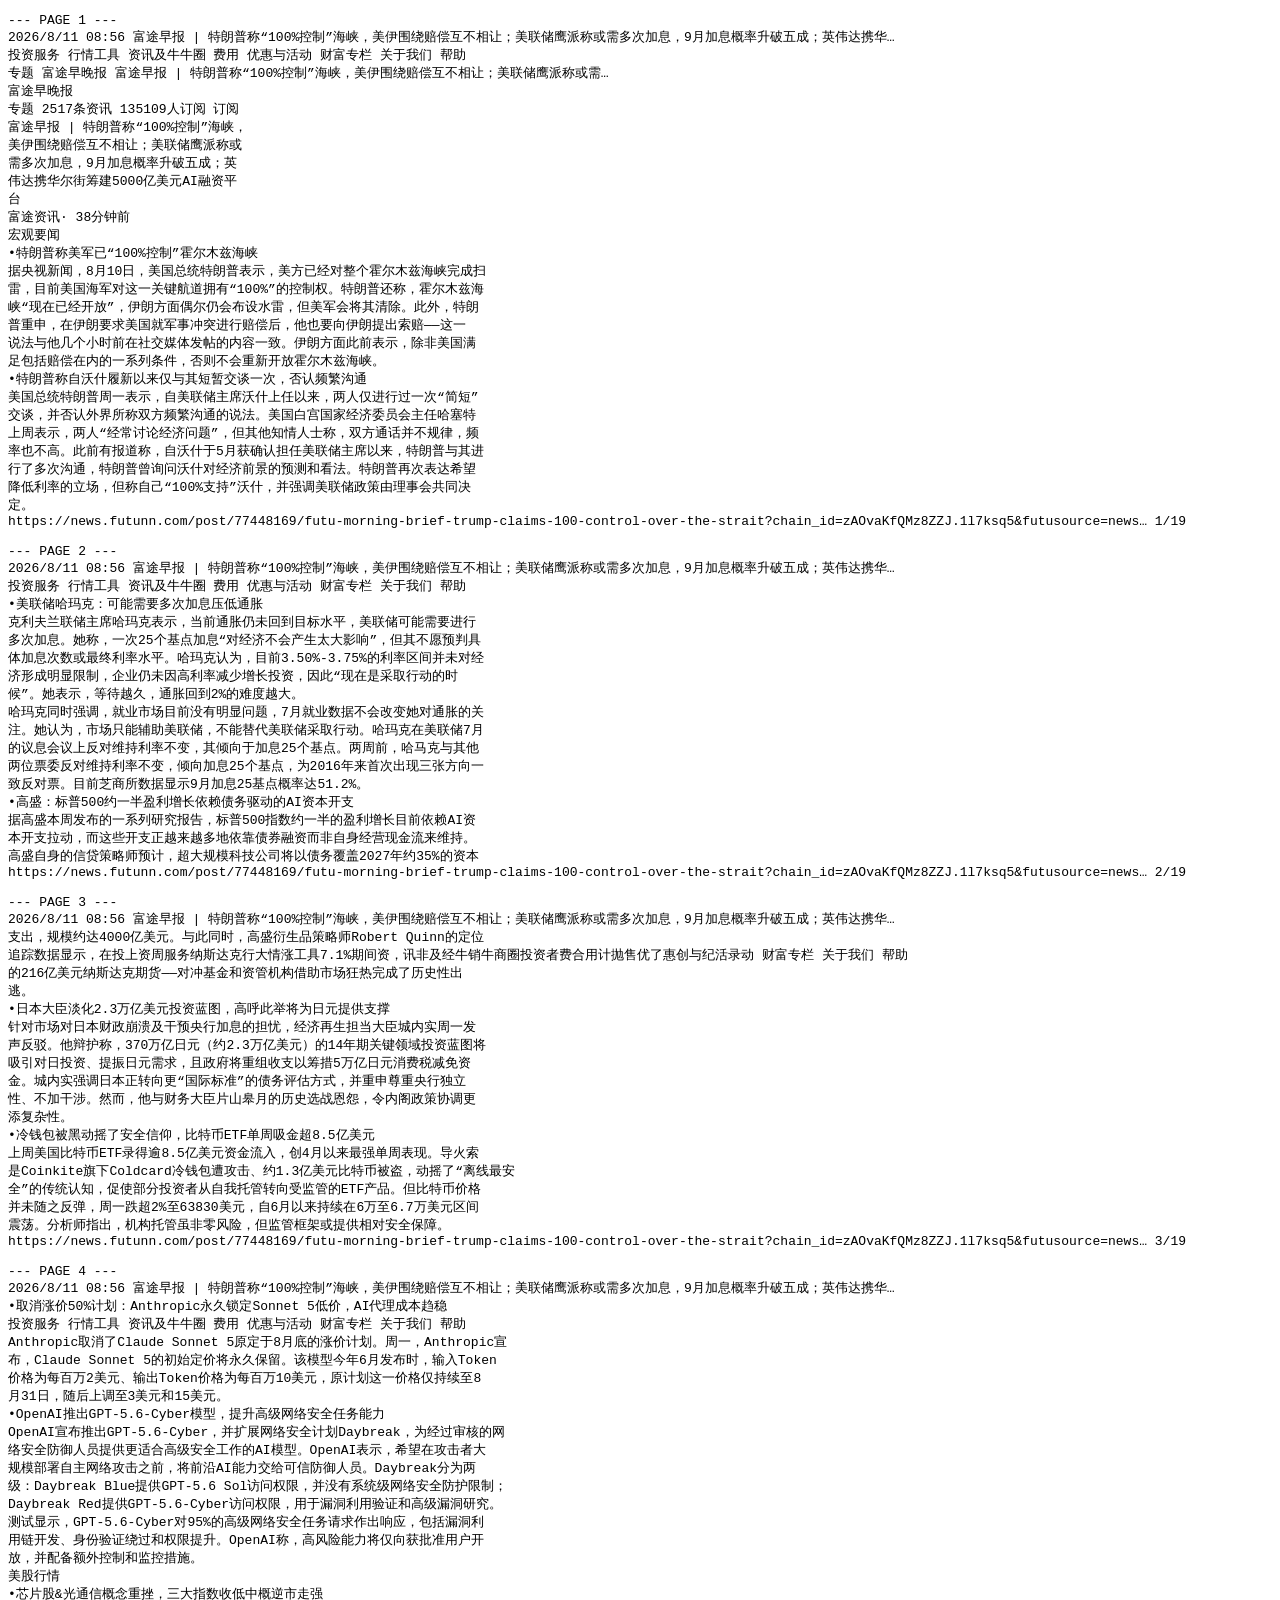
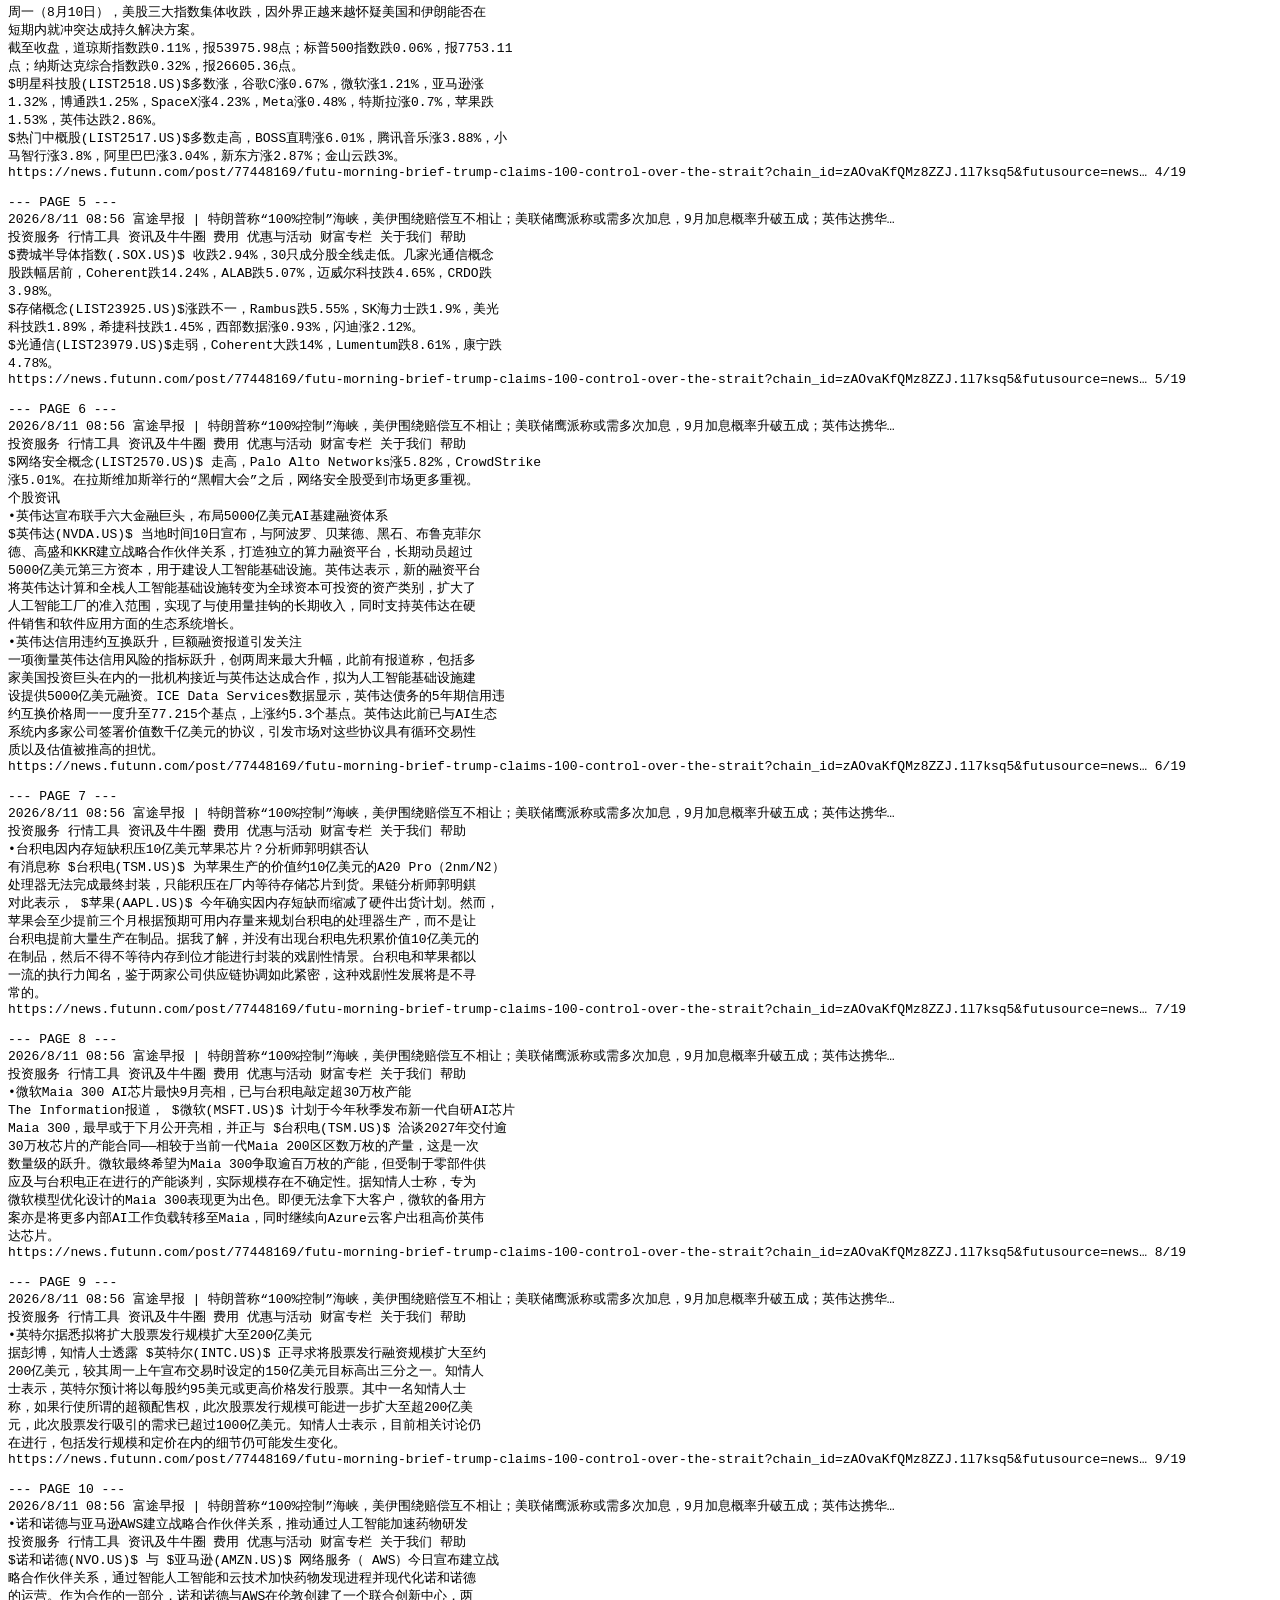
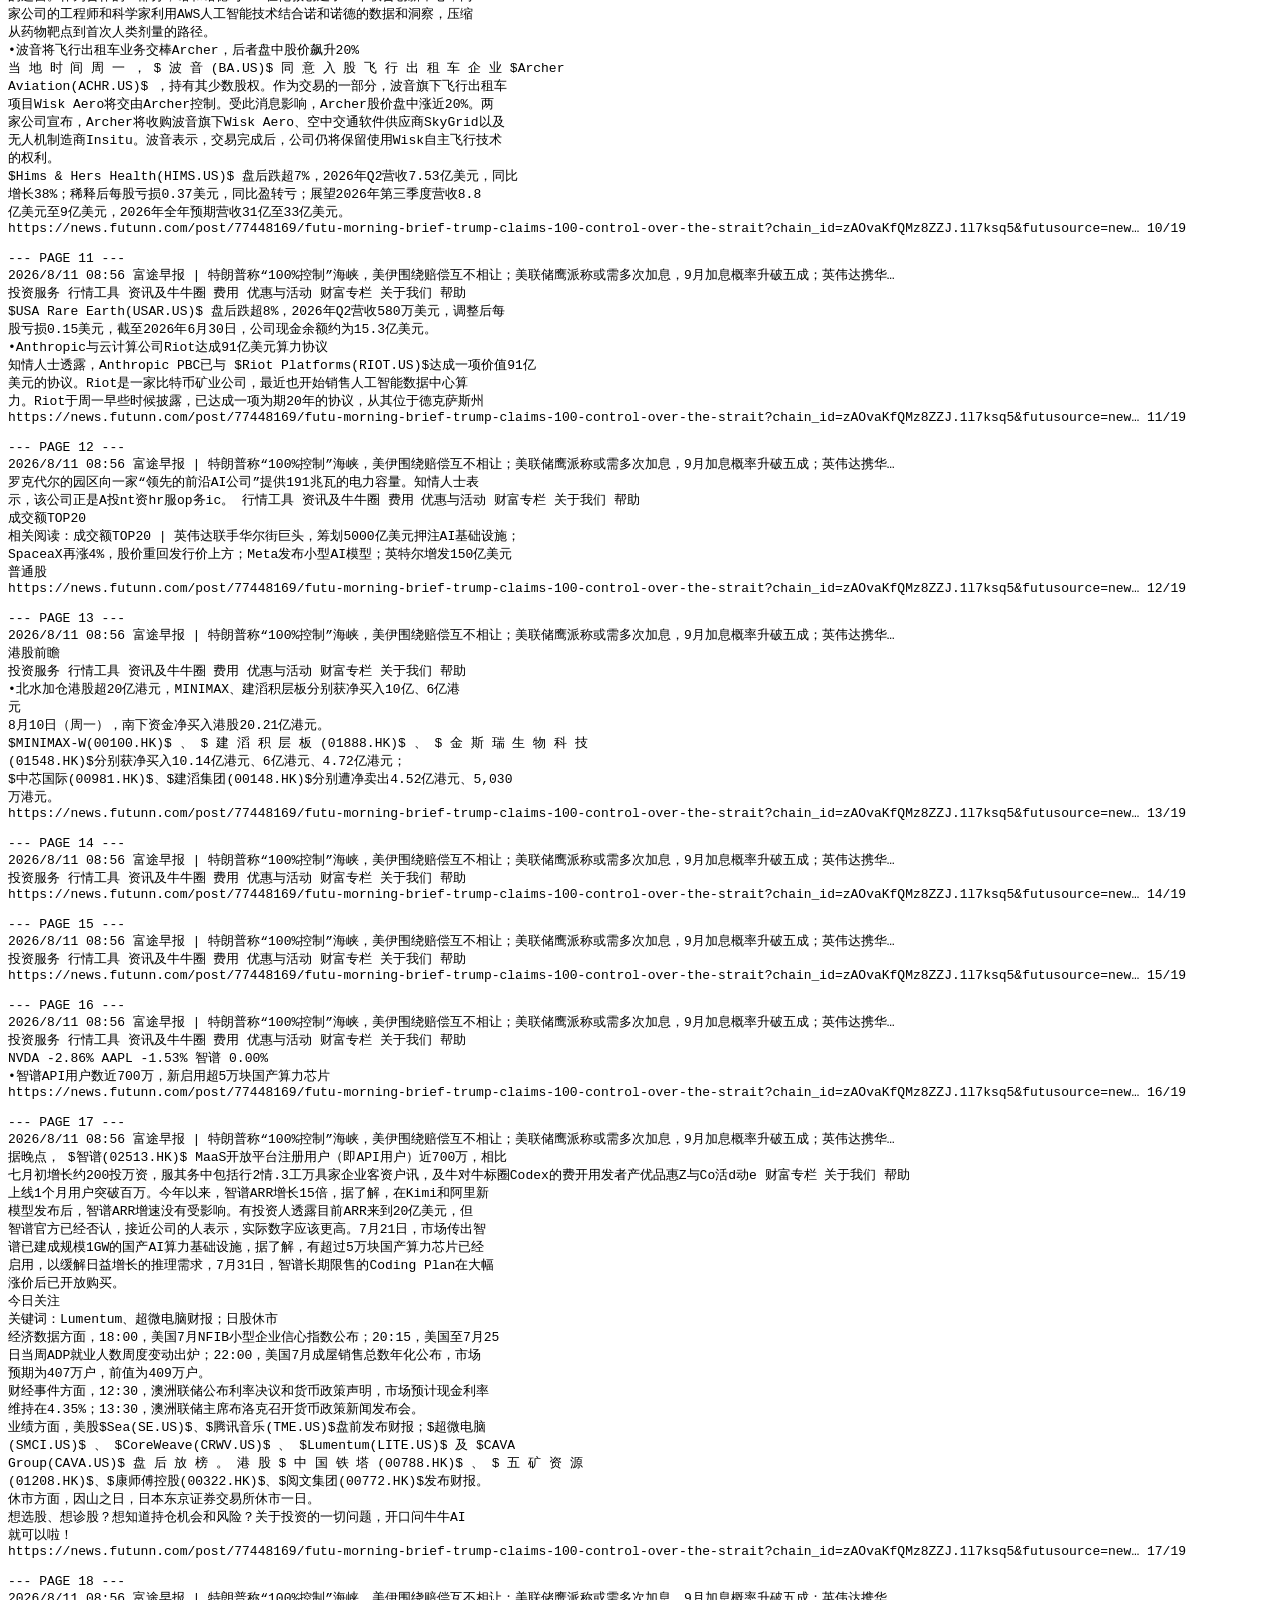
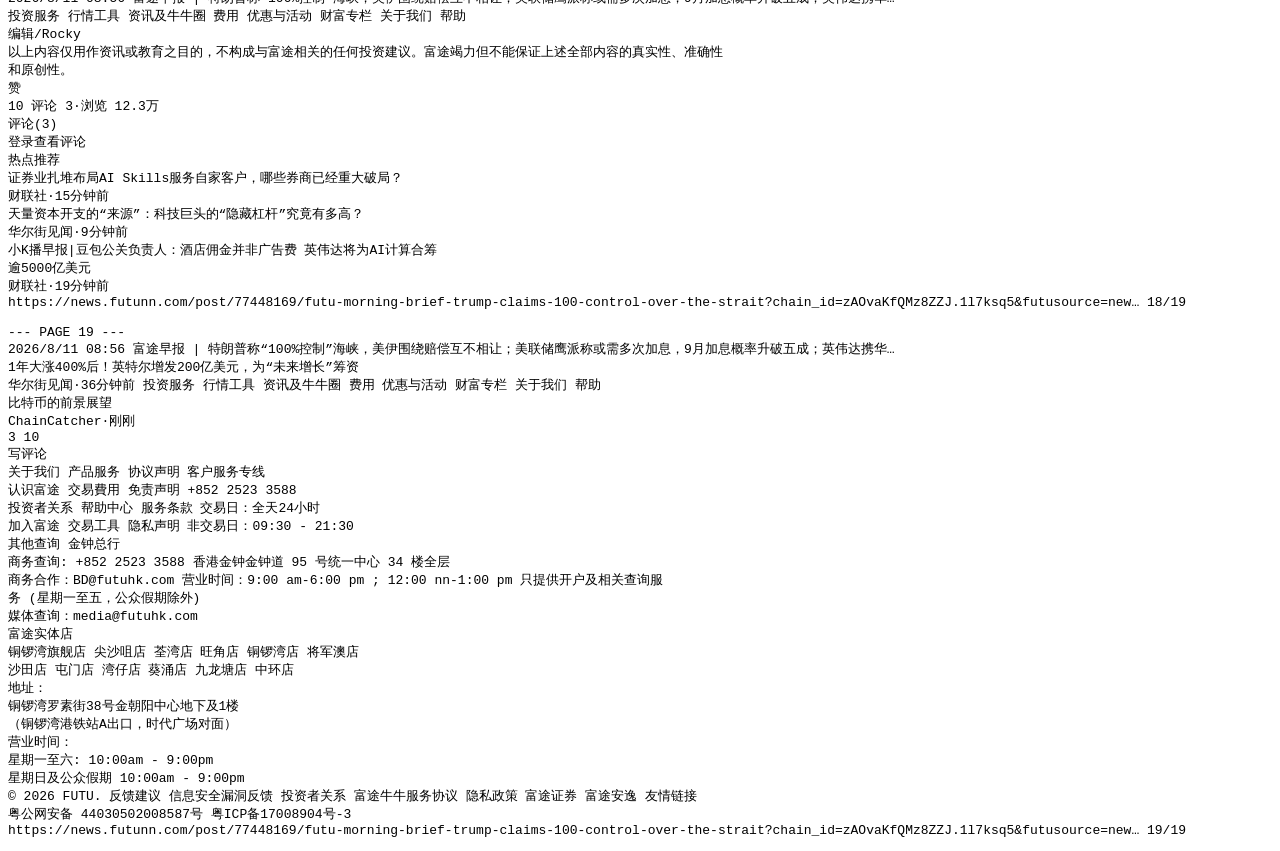
<file: morning_brief/data/futu/2026-08-11/article.html>
<!doctype html><meta charset="utf-8"><title>Futu morning brief PDF fallback archive</title><article data-source="user-provided-pdf"><pre>--- PAGE 1 ---
2026/8/11 08:56 富途早报 | 特朗普称“100%控制”海峡，美伊围绕赔偿互不相让；美联储鹰派称或需多次加息，9⽉加息概率升破五成；英伟达携华…
投资服务 ⾏情⼯具 资讯及⽜⽜圈 费⽤ 优惠与活动 财富专栏 关于我们 帮助
专题 富途早晚报 富途早报 | 特朗普称“100%控制”海峡，美伊围绕赔偿互不相让；美联储鹰派称或需…
富途早晚报
专题 2517条资讯 135109⼈订阅 订阅
富途早报 | 特朗普称“100%控制”海峡，
美伊围绕赔偿互不相让；美联储鹰派称或
需多次加息，9⽉加息概率升破五成；英
伟达携华尔街筹建5000亿美元AI融资平
台
富途资讯· 38分钟前
宏观要闻
•特朗普称美军已“100%控制”霍尔⽊兹海峡
据央视新闻，8⽉10⽇，美国总统特朗普表示，美⽅已经对整个霍尔⽊兹海峡完成扫
雷，⽬前美国海军对这⼀关键航道拥有“100%”的控制权。特朗普还称，霍尔⽊兹海
峡“现在已经开放”，伊朗⽅⾯偶尔仍会布设⽔雷，但美军会将其清除。此外，特朗
普重申，在伊朗要求美国就军事冲突进⾏赔偿后，他也要向伊朗提出索赔——这⼀
说法与他⼏个⼩时前在社交媒体发帖的内容⼀致。伊朗⽅⾯此前表示，除⾮美国满
⾜包括赔偿在内的⼀系列条件，否则不会重新开放霍尔⽊兹海峡。
•特朗普称⾃沃什履新以来仅与其短暂交谈⼀次，否认频繁沟通
美国总统特朗普周⼀表示，⾃美联储主席沃什上任以来，两⼈仅进⾏过⼀次“简短”
交谈，并否认外界所称双⽅频繁沟通的说法。美国⽩宫国家经济委员会主任哈塞特
上周表示，两⼈“经常讨论经济问题”，但其他知情⼈⼠称，双⽅通话并不规律，频
率也不⾼。此前有报道称，⾃沃什于5⽉获确认担任美联储主席以来，特朗普与其进
⾏了多次沟通，特朗普曾询问沃什对经济前景的预测和看法。特朗普再次表达希望
降低利率的⽴场，但称⾃⼰“100%⽀持”沃什，并强调美联储政策由理事会共同决
定。
https://news.futunn.com/post/77448169/futu-morning-brief-trump-claims-100-control-over-the-strait?chain_id=zAOvaKfQMz8ZZJ.1l7ksq5&amp;futusource=news… 1/19

--- PAGE 2 ---
2026/8/11 08:56 富途早报 | 特朗普称“100%控制”海峡，美伊围绕赔偿互不相让；美联储鹰派称或需多次加息，9⽉加息概率升破五成；英伟达携华…
投资服务 ⾏情⼯具 资讯及⽜⽜圈 费⽤ 优惠与活动 财富专栏 关于我们 帮助
•美联储哈玛克：可能需要多次加息压低通胀
克利夫兰联储主席哈玛克表示，当前通胀仍未回到⽬标⽔平，美联储可能需要进⾏
多次加息。她称，⼀次25个基点加息“对经济不会产⽣太⼤影响”，但其不愿预判具
体加息次数或最终利率⽔平。哈玛克认为，⽬前3.50%-3.75%的利率区间并未对经
济形成明显限制，企业仍未因⾼利率减少增⻓投资，因此“现在是采取⾏动的时
候”。她表示，等待越久，通胀回到2%的难度越⼤。
哈玛克同时强调，就业市场⽬前没有明显问题，7⽉就业数据不会改变她对通胀的关
注。她认为，市场只能辅助美联储，不能替代美联储采取⾏动。哈玛克在美联储7⽉
的议息会议上反对维持利率不变，其倾向于加息25个基点。两周前，哈⻢克与其他
两位票委反对维持利率不变，倾向加息25个基点，为2016年来⾸次出现三张⽅向⼀
致反对票。⽬前芝商所数据显示9⽉加息25基点概率达51.2%。
•⾼盛：标普500约⼀半盈利增⻓依赖债务驱动的AI资本开⽀
据⾼盛本周发布的⼀系列研究报告，标普500指数约⼀半的盈利增⻓⽬前依赖AI资
本开⽀拉动，⽽这些开⽀正越来越多地依靠债券融资⽽⾮⾃身经营现⾦流来维持。
⾼盛⾃身的信贷策略师预计，超⼤规模科技公司将以债务覆盖2027年约35%的资本
https://news.futunn.com/post/77448169/futu-morning-brief-trump-claims-100-control-over-the-strait?chain_id=zAOvaKfQMz8ZZJ.1l7ksq5&amp;futusource=news… 2/19

--- PAGE 3 ---
2026/8/11 08:56 富途早报 | 特朗普称“100%控制”海峡，美伊围绕赔偿互不相让；美联储鹰派称或需多次加息，9⽉加息概率升破五成；英伟达携华…
⽀出，规模约达4000亿美元。与此同时，⾼盛衍⽣品策略师Robert Quinn的定位
追踪数据显示，在投上资周服务纳斯达克⾏⼤情涨⼯具7.1%期间资，讯⾮及经⽜销⽜商圈投资者费合⽤计抛售优了惠创与纪活录动 财富专栏 关于我们 帮助
的216亿美元纳斯达克期货——对冲基⾦和资管机构借助市场狂热完成了历史性出
逃。
•⽇本⼤⾂淡化2.3万亿美元投资蓝图，⾼呼此举将为⽇元提供⽀撑
针对市场对⽇本财政崩溃及⼲预央⾏加息的担忧，经济再⽣担当⼤⾂城内实周⼀发
声反驳。他辩护称，370万亿⽇元（约2.3万亿美元）的14年期关键领域投资蓝图将
吸引对⽇投资、提振⽇元需求，且政府将重组收⽀以筹措5万亿⽇元消费税减免资
⾦。城内实强调⽇本正转向更“国际标准”的债务评估⽅式，并重申尊重央⾏独⽴
性、不加⼲涉。然⽽，他与财务⼤⾂⽚⼭皋⽉的历史选战恩怨，令内阁政策协调更
添复杂性。
•冷钱包被⿊动摇了安全信仰，⽐特币ETF单周吸⾦超8.5亿美元
上周美国⽐特币ETF录得逾8.5亿美元资⾦流⼊，创4⽉以来最强单周表现。导⽕索
是Coinkite旗下Coldcard冷钱包遭攻击、约1.3亿美元⽐特币被盗，动摇了“离线最安
全”的传统认知，促使部分投资者从⾃我托管转向受监管的ETF产品。但⽐特币价格
并未随之反弹，周⼀跌超2%⾄63830美元，⾃6⽉以来持续在6万⾄6.7万美元区间
震荡。分析师指出，机构托管虽⾮零⻛险，但监管框架或提供相对安全保障。
https://news.futunn.com/post/77448169/futu-morning-brief-trump-claims-100-control-over-the-strait?chain_id=zAOvaKfQMz8ZZJ.1l7ksq5&amp;futusource=news… 3/19

--- PAGE 4 ---
2026/8/11 08:56 富途早报 | 特朗普称“100%控制”海峡，美伊围绕赔偿互不相让；美联储鹰派称或需多次加息，9⽉加息概率升破五成；英伟达携华…
•取消涨价50%计划：Anthropic永久锁定Sonnet 5低价，AI代理成本趋稳
投资服务 ⾏情⼯具 资讯及⽜⽜圈 费⽤ 优惠与活动 财富专栏 关于我们 帮助
Anthropic取消了Claude Sonnet 5原定于8⽉底的涨价计划。周⼀，Anthropic宣
布，Claude Sonnet 5的初始定价将永久保留。该模型今年6⽉发布时，输⼊Token
价格为每百万2美元、输出Token价格为每百万10美元，原计划这⼀价格仅持续⾄8
⽉31⽇，随后上调⾄3美元和15美元。
•OpenAI推出GPT-5.6-Cyber模型，提升⾼级⽹络安全任务能⼒
OpenAI宣布推出GPT-5.6-Cyber，并扩展⽹络安全计划Daybreak，为经过审核的⽹
络安全防御⼈员提供更适合⾼级安全⼯作的AI模型。OpenAI表示，希望在攻击者⼤
规模部署⾃主⽹络攻击之前，将前沿AI能⼒交给可信防御⼈员。Daybreak分为两
级：Daybreak Blue提供GPT-5.6 Sol访问权限，并没有系统级⽹络安全防护限制；
Daybreak Red提供GPT-5.6-Cyber访问权限，⽤于漏洞利⽤验证和⾼级漏洞研究。
测试显示，GPT-5.6-Cyber对95%的⾼级⽹络安全任务请求作出响应，包括漏洞利
⽤链开发、身份验证绕过和权限提升。OpenAI称，⾼⻛险能⼒将仅向获批准⽤户开
放，并配备额外控制和监控措施。
美股⾏情
•芯⽚股&amp;光通信概念重挫，三⼤指数收低中概逆市⾛强
周⼀（8⽉10⽇），美股三⼤指数集体收跌，因外界正越来越怀疑美国和伊朗能否在
短期内就冲突达成持久解决⽅案。
截⾄收盘，道琼斯指数跌0.11%，报53975.98点；标普500指数跌0.06%，报7753.11
点；纳斯达克综合指数跌0.32%，报26605.36点。
$明星科技股(LIST2518.US)$多数涨，⾕歌C涨0.67%，微软涨1.21%，亚⻢逊涨
1.32%，博通跌1.25%，SpaceX涨4.23%，Meta涨0.48%，特斯拉涨0.7%，苹果跌
1.53%，英伟达跌2.86%。
$热⻔中概股(LIST2517.US)$多数⾛⾼，BOSS直聘涨6.01%，腾讯⾳乐涨3.88%，⼩
⻢智⾏涨3.8%，阿⾥巴巴涨3.04%，新东⽅涨2.87%；⾦⼭云跌3%。
https://news.futunn.com/post/77448169/futu-morning-brief-trump-claims-100-control-over-the-strait?chain_id=zAOvaKfQMz8ZZJ.1l7ksq5&amp;futusource=news… 4/19

--- PAGE 5 ---
2026/8/11 08:56 富途早报 | 特朗普称“100%控制”海峡，美伊围绕赔偿互不相让；美联储鹰派称或需多次加息，9⽉加息概率升破五成；英伟达携华…
投资服务 ⾏情⼯具 资讯及⽜⽜圈 费⽤ 优惠与活动 财富专栏 关于我们 帮助
$费城半导体指数(.SOX.US)$ 收跌2.94%，30只成分股全线⾛低。⼏家光通信概念
股跌幅居前，Coherent跌14.24%，ALAB跌5.07%，迈威尔科技跌4.65%，CRDO跌
3.98%。
$存储概念(LIST23925.US)$涨跌不⼀，Rambus跌5.55%，SK海⼒⼠跌1.9%，美光
科技跌1.89%，希捷科技跌1.45%，⻄部数据涨0.93%，闪迪涨2.12%。
$光通信(LIST23979.US)$⾛弱，Coherent⼤跌14%，Lumentum跌8.61%，康宁跌
4.78%。
https://news.futunn.com/post/77448169/futu-morning-brief-trump-claims-100-control-over-the-strait?chain_id=zAOvaKfQMz8ZZJ.1l7ksq5&amp;futusource=news… 5/19

--- PAGE 6 ---
2026/8/11 08:56 富途早报 | 特朗普称“100%控制”海峡，美伊围绕赔偿互不相让；美联储鹰派称或需多次加息，9⽉加息概率升破五成；英伟达携华…
投资服务 ⾏情⼯具 资讯及⽜⽜圈 费⽤ 优惠与活动 财富专栏 关于我们 帮助
$⽹络安全概念(LIST2570.US)$ ⾛⾼，Palo Alto Networks涨5.82%，CrowdStrike
涨5.01%。在拉斯维加斯举⾏的“⿊帽⼤会”之后，⽹络安全股受到市场更多重视。
个股资讯
•英伟达宣布联⼿六⼤⾦融巨头，布局5000亿美元AI基建融资体系
$英伟达(NVDA.US)$ 当地时间10⽇宣布，与阿波罗、⻉莱德、⿊⽯、布鲁克菲尔
德、⾼盛和KKR建⽴战略合作伙伴关系，打造独⽴的算⼒融资平台，⻓期动员超过
5000亿美元第三⽅资本，⽤于建设⼈⼯智能基础设施。英伟达表示，新的融资平台
将英伟达计算和全栈⼈⼯智能基础设施转变为全球资本可投资的资产类别，扩⼤了
⼈⼯智能⼯⼚的准⼊范围，实现了与使⽤量挂钩的⻓期收⼊，同时⽀持英伟达在硬
件销售和软件应⽤⽅⾯的⽣态系统增⻓。
•英伟达信⽤违约互换跃升，巨额融资报道引发关注
⼀项衡量英伟达信⽤⻛险的指标跃升，创两周来最⼤升幅，此前有报道称，包括多
家美国投资巨头在内的⼀批机构接近与英伟达达成合作，拟为⼈⼯智能基础设施建
设提供5000亿美元融资。ICE Data Services数据显示，英伟达债务的5年期信⽤违
约互换价格周⼀⼀度升⾄77.215个基点，上涨约5.3个基点。英伟达此前已与AI⽣态
系统内多家公司签署价值数千亿美元的协议，引发市场对这些协议具有循环交易性
质以及估值被推⾼的担忧。
https://news.futunn.com/post/77448169/futu-morning-brief-trump-claims-100-control-over-the-strait?chain_id=zAOvaKfQMz8ZZJ.1l7ksq5&amp;futusource=news… 6/19

--- PAGE 7 ---
2026/8/11 08:56 富途早报 | 特朗普称“100%控制”海峡，美伊围绕赔偿互不相让；美联储鹰派称或需多次加息，9⽉加息概率升破五成；英伟达携华…
投资服务 ⾏情⼯具 资讯及⽜⽜圈 费⽤ 优惠与活动 财富专栏 关于我们 帮助
•台积电因内存短缺积压10亿美元苹果芯⽚？分析师郭明錤否认
有消息称 $台积电(TSM.US)$ 为苹果⽣产的价值约10亿美元的A20 Pro（2nm/N2）
处理器⽆法完成最终封装，只能积压在⼚内等待存储芯⽚到货。果链分析师郭明錤
对此表示， $苹果(AAPL.US)$ 今年确实因内存短缺⽽缩减了硬件出货计划。然⽽，
苹果会⾄少提前三个⽉根据预期可⽤内存量来规划台积电的处理器⽣产，⽽不是让
台积电提前⼤量⽣产在制品。据我了解，并没有出现台积电先积累价值10亿美元的
在制品，然后不得不等待内存到位才能进⾏封装的戏剧性情景。台积电和苹果都以
⼀流的执⾏⼒闻名，鉴于两家公司供应链协调如此紧密，这种戏剧性发展将是不寻
常的。
https://news.futunn.com/post/77448169/futu-morning-brief-trump-claims-100-control-over-the-strait?chain_id=zAOvaKfQMz8ZZJ.1l7ksq5&amp;futusource=news… 7/19

--- PAGE 8 ---
2026/8/11 08:56 富途早报 | 特朗普称“100%控制”海峡，美伊围绕赔偿互不相让；美联储鹰派称或需多次加息，9⽉加息概率升破五成；英伟达携华…
投资服务 ⾏情⼯具 资讯及⽜⽜圈 费⽤ 优惠与活动 财富专栏 关于我们 帮助
•微软Maia 300 AI芯⽚最快9⽉亮相，已与台积电敲定超30万枚产能
The Information报道， $微软(MSFT.US)$ 计划于今年秋季发布新⼀代⾃研AI芯⽚
Maia 300，最早或于下⽉公开亮相，并正与 $台积电(TSM.US)$ 洽谈2027年交付逾
30万枚芯⽚的产能合同——相较于当前⼀代Maia 200区区数万枚的产量，这是⼀次
数量级的跃升。微软最终希望为Maia 300争取逾百万枚的产能，但受制于零部件供
应及与台积电正在进⾏的产能谈判，实际规模存在不确定性。据知情⼈⼠称，专为
微软模型优化设计的Maia 300表现更为出⾊。即便⽆法拿下⼤客户，微软的备⽤⽅
案亦是将更多内部AI⼯作负载转移⾄Maia，同时继续向Azure云客户出租⾼价英伟
达芯⽚。
https://news.futunn.com/post/77448169/futu-morning-brief-trump-claims-100-control-over-the-strait?chain_id=zAOvaKfQMz8ZZJ.1l7ksq5&amp;futusource=news… 8/19

--- PAGE 9 ---
2026/8/11 08:56 富途早报 | 特朗普称“100%控制”海峡，美伊围绕赔偿互不相让；美联储鹰派称或需多次加息，9⽉加息概率升破五成；英伟达携华…
投资服务 ⾏情⼯具 资讯及⽜⽜圈 费⽤ 优惠与活动 财富专栏 关于我们 帮助
•英特尔据悉拟将扩⼤股票发⾏规模扩⼤⾄200亿美元
据彭博，知情⼈⼠透露 $英特尔(INTC.US)$ 正寻求将股票发⾏融资规模扩⼤⾄约
200亿美元，较其周⼀上午宣布交易时设定的150亿美元⽬标⾼出三分之⼀。知情⼈
⼠表示，英特尔预计将以每股约95美元或更⾼价格发⾏股票。其中⼀名知情⼈⼠
称，如果⾏使所谓的超额配售权，此次股票发⾏规模可能进⼀步扩⼤⾄超200亿美
元，此次股票发⾏吸引的需求已超过1000亿美元。知情⼈⼠表示，⽬前相关讨论仍
在进⾏，包括发⾏规模和定价在内的细节仍可能发⽣变化。
https://news.futunn.com/post/77448169/futu-morning-brief-trump-claims-100-control-over-the-strait?chain_id=zAOvaKfQMz8ZZJ.1l7ksq5&amp;futusource=news… 9/19

--- PAGE 10 ---
2026/8/11 08:56 富途早报 | 特朗普称“100%控制”海峡，美伊围绕赔偿互不相让；美联储鹰派称或需多次加息，9⽉加息概率升破五成；英伟达携华…
•诺和诺德与亚⻢逊AWS建⽴战略合作伙伴关系，推动通过⼈⼯智能加速药物研发
投资服务 ⾏情⼯具 资讯及⽜⽜圈 费⽤ 优惠与活动 财富专栏 关于我们 帮助
$诺和诺德(NVO.US)$ 与 $亚⻢逊(AMZN.US)$ ⽹络服务（ AWS）今⽇宣布建⽴战
略合作伙伴关系，通过智能⼈⼯智能和云技术加快药物发现进程并现代化诺和诺德
的运营。作为合作的⼀部分，诺和诺德与AWS在伦敦创建了⼀个联合创新中⼼，两
家公司的⼯程师和科学家利⽤AWS⼈⼯智能技术结合诺和诺德的数据和洞察，压缩
从药物靶点到⾸次⼈类剂量的路径。
•波⾳将⻜⾏出租⻋业务交棒Archer，后者盘中股价飙升20%
当 地 时 间 周 ⼀ ， $ 波 ⾳ (BA.US)$ 同 意 ⼊ 股 ⻜ ⾏ 出 租 ⻋ 企 业 $Archer
Aviation(ACHR.US)$ ，持有其少数股权。作为交易的⼀部分，波⾳旗下⻜⾏出租⻋
项⽬Wisk Aero将交由Archer控制。受此消息影响，Archer股价盘中涨近20%。两
家公司宣布，Archer将收购波⾳旗下Wisk Aero、空中交通软件供应商SkyGrid以及
⽆⼈机制造商Insitu。波⾳表示，交易完成后，公司仍将保留使⽤Wisk⾃主⻜⾏技术
的权利。
$Hims &amp; Hers Health(HIMS.US)$ 盘后跌超7%，2026年Q2营收7.53亿美元，同⽐
增⻓38%；稀释后每股亏损0.37美元，同⽐盈转亏；展望2026年第三季度营收8.8
亿美元⾄9亿美元，2026年全年预期营收31亿⾄33亿美元。
https://news.futunn.com/post/77448169/futu-morning-brief-trump-claims-100-control-over-the-strait?chain_id=zAOvaKfQMz8ZZJ.1l7ksq5&amp;futusource=new… 10/19

--- PAGE 11 ---
2026/8/11 08:56 富途早报 | 特朗普称“100%控制”海峡，美伊围绕赔偿互不相让；美联储鹰派称或需多次加息，9⽉加息概率升破五成；英伟达携华…
投资服务 ⾏情⼯具 资讯及⽜⽜圈 费⽤ 优惠与活动 财富专栏 关于我们 帮助
$USA Rare Earth(USAR.US)$ 盘后跌超8%，2026年Q2营收580万美元，调整后每
股亏损0.15美元，截⾄2026年6⽉30⽇，公司现⾦余额约为15.3亿美元。
•Anthropic与云计算公司Riot达成91亿美元算⼒协议
知情⼈⼠透露，Anthropic PBC已与 $Riot Platforms(RIOT.US)$达成⼀项价值91亿
美元的协议。Riot是⼀家⽐特币矿业公司，最近也开始销售⼈⼯智能数据中⼼算
⼒。Riot于周⼀早些时候披露，已达成⼀项为期20年的协议，从其位于德克萨斯州
https://news.futunn.com/post/77448169/futu-morning-brief-trump-claims-100-control-over-the-strait?chain_id=zAOvaKfQMz8ZZJ.1l7ksq5&amp;futusource=new… 11/19

--- PAGE 12 ---
2026/8/11 08:56 富途早报 | 特朗普称“100%控制”海峡，美伊围绕赔偿互不相让；美联储鹰派称或需多次加息，9⽉加息概率升破五成；英伟达携华…
罗克代尔的园区向⼀家“领先的前沿AI公司”提供191兆瓦的电⼒容量。知情⼈⼠表
示，该公司正是A投nt资hr服op务ic。 ⾏情⼯具 资讯及⽜⽜圈 费⽤ 优惠与活动 财富专栏 关于我们 帮助
成交额TOP20
相关阅读：成交额TOP20 | 英伟达联⼿华尔街巨头，筹划5000亿美元押注AI基础设施；
SpaceaX再涨4%，股价重回发⾏价上⽅；Meta发布⼩型AI模型；英特尔增发150亿美元
普通股
https://news.futunn.com/post/77448169/futu-morning-brief-trump-claims-100-control-over-the-strait?chain_id=zAOvaKfQMz8ZZJ.1l7ksq5&amp;futusource=new… 12/19

--- PAGE 13 ---
2026/8/11 08:56 富途早报 | 特朗普称“100%控制”海峡，美伊围绕赔偿互不相让；美联储鹰派称或需多次加息，9⽉加息概率升破五成；英伟达携华…
港股前瞻
投资服务 ⾏情⼯具 资讯及⽜⽜圈 费⽤ 优惠与活动 财富专栏 关于我们 帮助
•北⽔加仓港股超20亿港元，MINIMAX、建滔积层板分别获净买⼊10亿、6亿港
元
8⽉10⽇（周⼀），南下资⾦净买⼊港股20.21亿港元。
$MINIMAX-W(00100.HK)$ 、 $ 建 滔 积 层 板 (01888.HK)$ 、 $ ⾦ 斯 瑞 ⽣ 物 科 技
(01548.HK)$分别获净买⼊10.14亿港元、6亿港元、4.72亿港元；
$中芯国际(00981.HK)$、$建滔集团(00148.HK)$分别遭净卖出4.52亿港元、5,030
万港元。
https://news.futunn.com/post/77448169/futu-morning-brief-trump-claims-100-control-over-the-strait?chain_id=zAOvaKfQMz8ZZJ.1l7ksq5&amp;futusource=new… 13/19

--- PAGE 14 ---
2026/8/11 08:56 富途早报 | 特朗普称“100%控制”海峡，美伊围绕赔偿互不相让；美联储鹰派称或需多次加息，9⽉加息概率升破五成；英伟达携华…
投资服务 ⾏情⼯具 资讯及⽜⽜圈 费⽤ 优惠与活动 财富专栏 关于我们 帮助
https://news.futunn.com/post/77448169/futu-morning-brief-trump-claims-100-control-over-the-strait?chain_id=zAOvaKfQMz8ZZJ.1l7ksq5&amp;futusource=new… 14/19

--- PAGE 15 ---
2026/8/11 08:56 富途早报 | 特朗普称“100%控制”海峡，美伊围绕赔偿互不相让；美联储鹰派称或需多次加息，9⽉加息概率升破五成；英伟达携华…
投资服务 ⾏情⼯具 资讯及⽜⽜圈 费⽤ 优惠与活动 财富专栏 关于我们 帮助
https://news.futunn.com/post/77448169/futu-morning-brief-trump-claims-100-control-over-the-strait?chain_id=zAOvaKfQMz8ZZJ.1l7ksq5&amp;futusource=new… 15/19

--- PAGE 16 ---
2026/8/11 08:56 富途早报 | 特朗普称“100%控制”海峡，美伊围绕赔偿互不相让；美联储鹰派称或需多次加息，9⽉加息概率升破五成；英伟达携华…
投资服务 ⾏情⼯具 资讯及⽜⽜圈 费⽤ 优惠与活动 财富专栏 关于我们 帮助
NVDA -2.86% AAPL -1.53% 智谱 0.00%
•智谱API⽤户数近700万，新启⽤超5万块国产算⼒芯⽚
https://news.futunn.com/post/77448169/futu-morning-brief-trump-claims-100-control-over-the-strait?chain_id=zAOvaKfQMz8ZZJ.1l7ksq5&amp;futusource=new… 16/19

--- PAGE 17 ---
2026/8/11 08:56 富途早报 | 特朗普称“100%控制”海峡，美伊围绕赔偿互不相让；美联储鹰派称或需多次加息，9⽉加息概率升破五成；英伟达携华…
据晚点， $智谱(02513.HK)$ MaaS开放平台注册⽤户（即API⽤户）近700万，相⽐
七⽉初增⻓约200投万资，服其务中包括⾏2情.3⼯万具家企业客资户讯，及⽜对⽜标圈Codex的费开⽤发者产优品惠Z与Co活d动e 财富专栏 关于我们 帮助
上线1个⽉⽤户突破百万。今年以来，智谱ARR增⻓15倍，据了解，在Kimi和阿⾥新
模型发布后，智谱ARR增速没有受影响。有投资⼈透露⽬前ARR来到20亿美元，但
智谱官⽅已经否认，接近公司的⼈表示，实际数字应该更⾼。7⽉21⽇，市场传出智
谱已建成规模1GW的国产AI算⼒基础设施，据了解，有超过5万块国产算⼒芯⽚已经
启⽤，以缓解⽇益增⻓的推理需求，7⽉31⽇，智谱⻓期限售的Coding Plan在⼤幅
涨价后已开放购买。
今⽇关注
关键词：Lumentum、超微电脑财报；⽇股休市
经济数据⽅⾯，18:00，美国7⽉NFIB⼩型企业信⼼指数公布；20:15，美国⾄7⽉25
⽇当周ADP就业⼈数周度变动出炉；22:00，美国7⽉成屋销售总数年化公布，市场
预期为407万户，前值为409万户。
财经事件⽅⾯，12:30，澳洲联储公布利率决议和货币政策声明，市场预计现⾦利率
维持在4.35%；13:30，澳洲联储主席布洛克召开货币政策新闻发布会。
业绩⽅⾯，美股$Sea(SE.US)$、$腾讯⾳乐(TME.US)$盘前发布财报；$超微电脑
(SMCI.US)$ 、 $CoreWeave(CRWV.US)$ 、 $Lumentum(LITE.US)$ 及 $CAVA
Group(CAVA.US)$ 盘 后 放 榜 。 港 股 $ 中 国 铁 塔 (00788.HK)$ 、 $ 五 矿 资 源
(01208.HK)$、$康师傅控股(00322.HK)$、$阅⽂集团(00772.HK)$发布财报。
休市⽅⾯，因⼭之⽇，⽇本东京证券交易所休市⼀⽇。
想选股、想诊股？想知道持仓机会和⻛险？关于投资的⼀切问题，开⼝问⽜⽜AI
就可以啦！
https://news.futunn.com/post/77448169/futu-morning-brief-trump-claims-100-control-over-the-strait?chain_id=zAOvaKfQMz8ZZJ.1l7ksq5&amp;futusource=new… 17/19

--- PAGE 18 ---
2026/8/11 08:56 富途早报 | 特朗普称“100%控制”海峡，美伊围绕赔偿互不相让；美联储鹰派称或需多次加息，9⽉加息概率升破五成；英伟达携华…
投资服务 ⾏情⼯具 资讯及⽜⽜圈 费⽤ 优惠与活动 财富专栏 关于我们 帮助
编辑/Rocky
以上内容仅⽤作资讯或教育之⽬的，不构成与富途相关的任何投资建议。富途竭⼒但不能保证上述全部内容的真实性、准确性
和原创性。
赞
10 评论 3·浏览 12.3万
评论(3)
登录查看评论
热点推荐
证券业扎堆布局AI Skills服务⾃家客户，哪些券商已经重⼤破局？
财联社·15分钟前
天量资本开⽀的“来源”：科技巨头的“隐藏杠杆”究竟有多⾼？
华尔街⻅闻·9分钟前
⼩K播早报|⾖包公关负责⼈：酒店佣⾦并⾮⼴告费 英伟达将为AI计算合筹
逾5000亿美元
财联社·19分钟前
https://news.futunn.com/post/77448169/futu-morning-brief-trump-claims-100-control-over-the-strait?chain_id=zAOvaKfQMz8ZZJ.1l7ksq5&amp;futusource=new… 18/19

--- PAGE 19 ---
2026/8/11 08:56 富途早报 | 特朗普称“100%控制”海峡，美伊围绕赔偿互不相让；美联储鹰派称或需多次加息，9⽉加息概率升破五成；英伟达携华…
1年⼤涨400%后！英特尔增发200亿美元，为“未来增⻓”筹资
华尔街⻅闻·36分钟前 投资服务 ⾏情⼯具 资讯及⽜⽜圈 费⽤ 优惠与活动 财富专栏 关于我们 帮助
⽐特币的前景展望
ChainCatcher·刚刚
3 10
写评论
关于我们 产品服务 协议声明 客户服务专线
认识富途 交易費⽤ 免责声明 +852 2523 3588
投资者关系 帮助中⼼ 服务条款 交易⽇：全天24⼩时
加⼊富途 交易⼯具 隐私声明 ⾮交易⽇：09:30 - 21:30
其他查询 ⾦钟总⾏
商务查询: +852 2523 3588 ⾹港⾦钟⾦钟道 95 号统⼀中⼼ 34 楼全层
商务合作：BD@futuhk.com 营业时间：9:00 am-6:00 pm ; 12:00 nn-1:00 pm 只提供开户及相关查询服
务 (星期⼀⾄五，公众假期除外)
媒体查询：media@futuhk.com
富途实体店
铜锣湾旗舰店 尖沙咀店 荃湾店 旺⻆店 铜锣湾店 将军澳店
沙⽥店 屯⻔店 湾仔店 葵涌店 九⻰塘店 中环店
地址：
铜锣湾罗素街38号⾦朝阳中⼼地下及1楼
（铜锣湾港铁站A出⼝，时代⼴场对⾯）
营业时间：
星期⼀⾄六: 10:00am - 9:00pm
星期⽇及公众假期 10:00am - 9:00pm
© 2026 FUTU. 反馈建议 信息安全漏洞反馈 投资者关系 富途⽜⽜服务协议 隐私政策 富途证券 富途安逸 友情链接
粤公⽹安备 44030502008587号 粤ICP备17008904号-3
https://news.futunn.com/post/77448169/futu-morning-brief-trump-claims-100-control-over-the-strait?chain_id=zAOvaKfQMz8ZZJ.1l7ksq5&amp;futusource=new… 19/19</pre></article>
</file>
